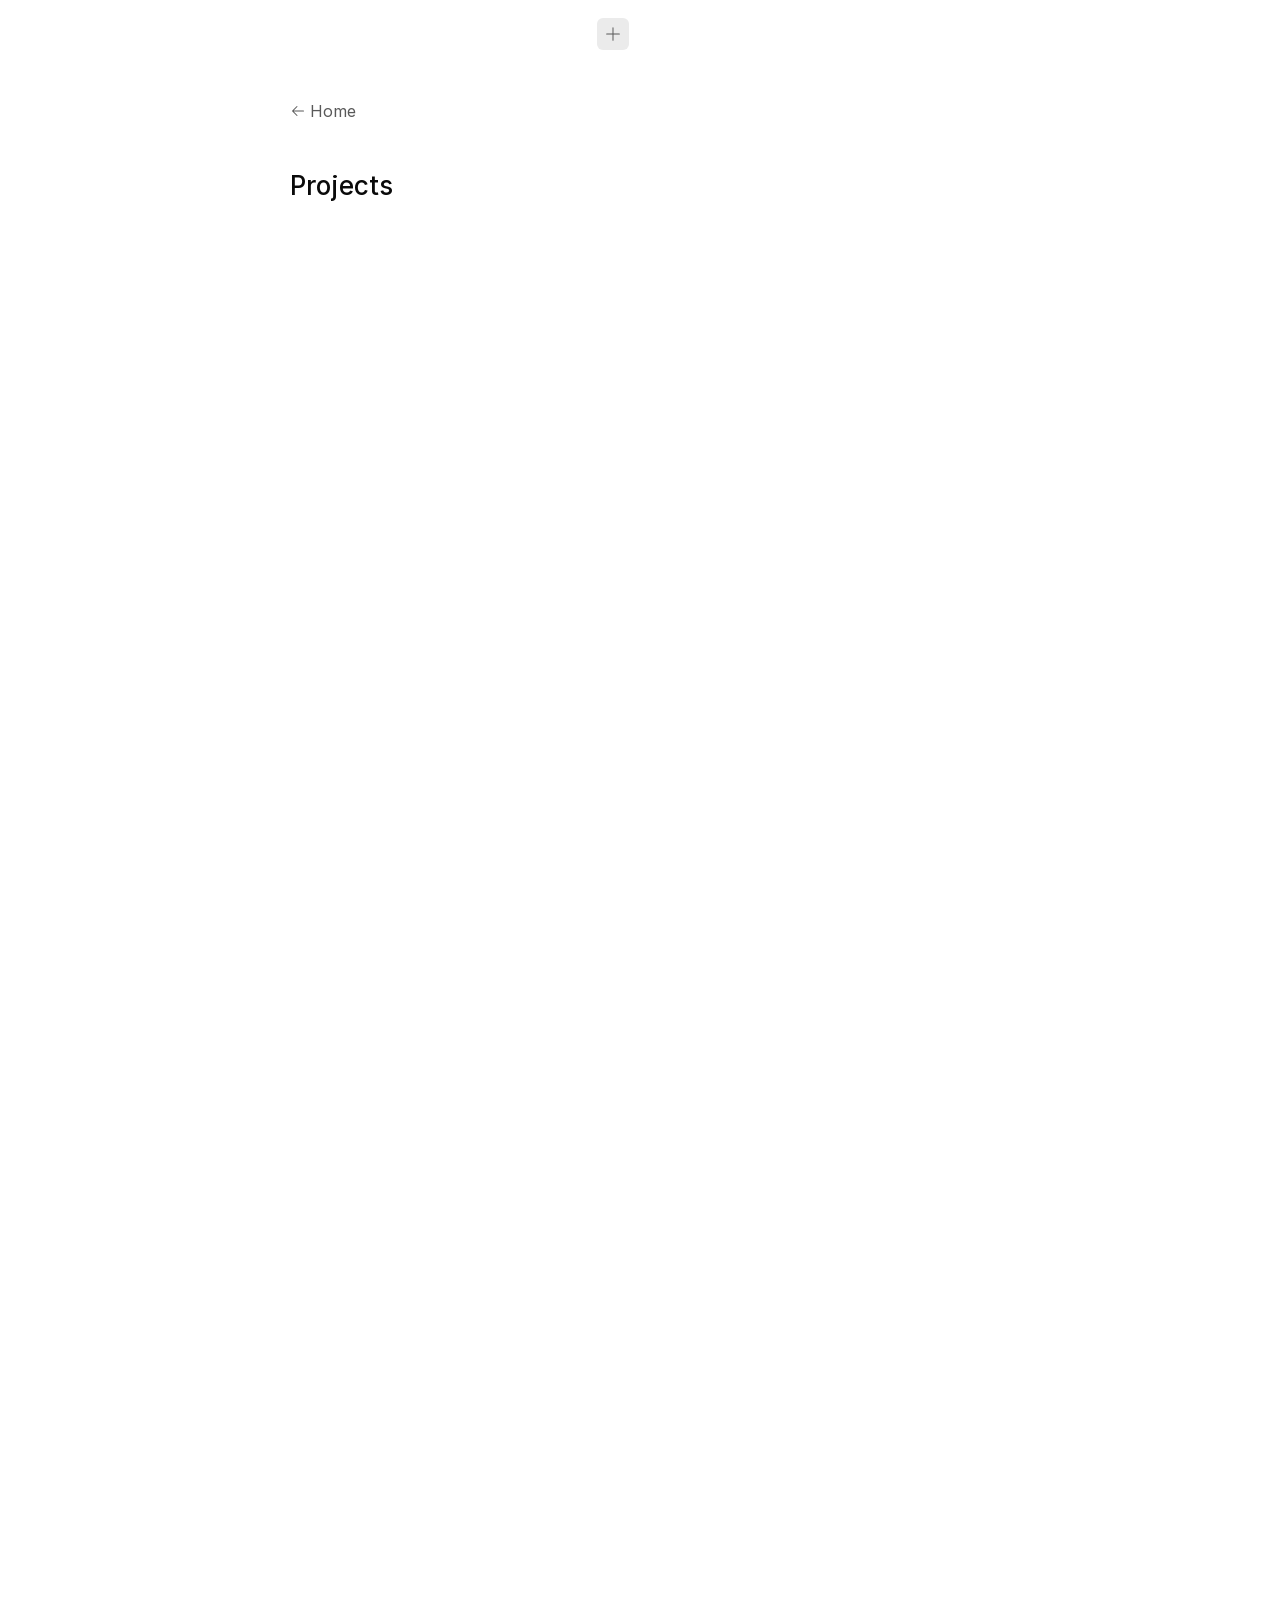
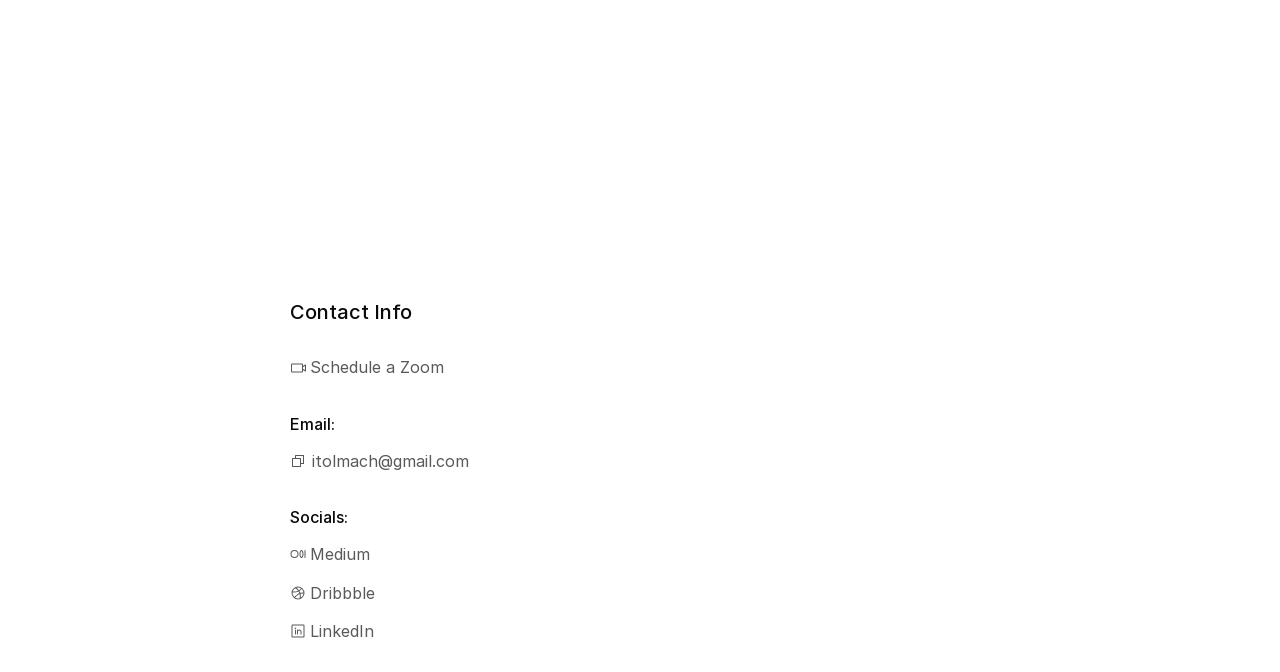
<file: work/index.html>
<!DOCTYPE html><html lang="en"><head><meta charSet="utf-8"/><meta name="viewport" content="width=device-width"/><link rel="preload" as="image" imageSrcSet="/assets/images/5bwlowdun1t3jee5ehsga8vsrxc-48d44a7eed.webp 512w, /assets/images/5bwlowdun1t3jee5ehsga8vsrxc-4a3f06402e.webp 1024w, /assets/images/5bwlowdun1t3jee5ehsga8vsrxc-72ee930752.webp 1920w" imageSizes="(min-width: 1200px) max(min(max(100vw, 1px), 700px), 1px), (min-width: 810px) and (max-width: 1199px) max(min(max(100vw, 1px), 700px), 1px), (max-width: 809px) max(min(max(100vw - 32px, 1px), 700px), 1px)"/><link rel="preload" as="image" imageSrcSet="/assets/images/cdababayzlc0wne7pghwb29g4ve-819b969363.jpg 512w, /assets/images/cdababayzlc0wne7pghwb29g4ve-17037b2018.jpg 1024w, /assets/images/cdababayzlc0wne7pghwb29g4ve-d55519396a.jpg 2048w, /assets/images/cdababayzlc0wne7pghwb29g4ve-713cc79e74.jpg 2500w" imageSizes="(min-width: 1200px) max(min(max(100vw, 1px), 700px), 1px), (min-width: 810px) and (max-width: 1199px) max(min(max(100vw, 1px), 700px), 1px), (max-width: 809px) max(min(max(100vw - 32px, 1px), 700px), 1px)"/><link rel="preload" as="image" imageSrcSet="/assets/images/tjiktnhrce2fbljr3aqifceins-e22198eca6.webp 512w, /assets/images/tjiktnhrce2fbljr3aqifceins-bd9a31e854.webp 1024w, /assets/images/tjiktnhrce2fbljr3aqifceins-5e75eec769.webp 2048w" imageSizes="(min-width: 1200px) max(min(max(100vw, 1px), 700px), 1px), (min-width: 810px) and (max-width: 1199px) max(min(max(100vw, 1px), 700px), 1px), (max-width: 809px) max(min(max(100vw - 32px, 1px), 700px), 1px)"/><link rel="preload" as="image" imageSrcSet="/assets/images/zc2degrwzlhqofy7ylbp0ebx9u4-e019c79dc4.png 512w, /assets/images/zc2degrwzlhqofy7ylbp0ebx9u4-066acc2cd8.png 1024w, /assets/images/zc2degrwzlhqofy7ylbp0ebx9u4-61ad112a0e.png 1920w" imageSizes="(min-width: 1200px) max(min(max(100vw, 1px), 700px), 1px), (min-width: 810px) and (max-width: 1199px) max(min(max(100vw, 1px), 700px), 1px), (max-width: 809px) max(min(max(100vw - 32px, 1px), 700px), 1px)"/><link rel="preload" as="image" imageSrcSet="/assets/images/daieeicco5wj0yqbd07b1xo-f894ff8817.png 512w, /assets/images/daieeicco5wj0yqbd07b1xo-7ad3db1c1d.png 1024w, /assets/images/daieeicco5wj0yqbd07b1xo-edc00019fe.png 2048w" imageSizes="(min-width: 1200px) max(min(max(100vw, 1px), 700px), 1px), (min-width: 810px) and (max-width: 1199px) max(min(max(100vw, 1px), 700px), 1px), (max-width: 809px) max(min(max(100vw - 32px, 1px), 700px), 1px)"/><link rel="stylesheet" href="/css/site.css"/><link rel="stylesheet" href="/css/work.css"/><title>Ivan Tolmachev Product Designer</title><meta name="description" content="Hello! My name is Ivan Tolmachev, and I’m a Product Designer with over 15 years of experience in creating and scaling digital products in fintech, SaaS, and high-tech industries."/><meta name="robots" content="max-image-preview:large"/><meta name="og:url" content="https://itolmach.com/work"/><link rel="canonical" href="https://itolmach.com/work"/><meta property="og:title" content="Ivan Tolmachev Product Designer"/><meta property="og:description" content="Hello! My name is Ivan Tolmachev, and I’m a Product Designer with over 15 years of experience in creating and scaling digital products in fintech, SaaS, and high-tech industries."/><meta property="og:type" content="website"/><meta name="twitter:card" content="summary_large_image"/><meta name="twitter:title" content="Ivan Tolmachev Product Designer"/><meta name="twitter:description" content="Hello! My name is Ivan Tolmachev, and I’m a Product Designer with over 15 years of experience in creating and scaling digital products in fintech, SaaS, and high-tech industries."/><link rel="icon" href="/assets/images/yzkgt5axeskln1ruljnxcyfg0iq-c397c38dc8.png" media="(prefers-color-scheme: light)"/><link rel="icon" href="/assets/images/yzkgt5axeskln1ruljnxcyfg0iq-c397c38dc8.png" media="(prefers-color-scheme: dark)"/><link rel="apple-touch-icon" href="/assets/images/yzkgt5axeskln1ruljnxcyfg0iq-c397c38dc8.png"/><script src="/js/site.js" defer></script></head><body><div id="main"><div class="framer-llO7B framer-1dfgugx" data-layout-template="true" style="min-height:100vh;width:auto"><div class="framer-1kdxca4-container"><div class="ssr-variant hidden-1avhpe5"><header class="framer-1wtts framer-mthj8f" style="width:100%"><nav class="framer-dxl58f"><div class="framer-pda0m-container" style="--from-opacity:0;--motion-in:motion-opacity;--motion-out:motion-opacity-out;--motion-duration:var(--spring-31_97-10_18-duration);--motion-ease:var(--spring-31_97-10_18)" data-motion="reveal" data-motion-once="" data-motion-at="from-1200 from-1200 from-810 from-810"><nav class="framer-ijaxg framer-qeTca framer-bbukR framer-17eehuw framer-v-1rf0r2i" style="background-color:rgba(0, 0, 0, 0);border-bottom-left-radius:8px;border-bottom-right-radius:8px;border-top-left-radius:8px;border-top-right-radius:8px"><div class="framer-17q4vxx"><div class="framer-e8v5b5" style="opacity:0"><div class="framer-k8eham" style="transform:none" data-framer-component-type="RichTextContainer"><p class="framer-text framer-styles-preset-1o6q10j"><a class="framer-text framer-styles-preset-1g7mae4" href="/#about">About</a></p></div><div class="framer-1u77b3z" style="transform:none" data-framer-component-type="RichTextContainer"><p class="framer-text framer-styles-preset-1o6q10j"><a class="framer-text framer-styles-preset-1g7mae4" href="/#work">Work</a></p></div><div class="framer-xxt5yw" style="transform:none" data-framer-component-type="RichTextContainer"><p class="framer-text framer-styles-preset-1o6q10j"><a class="framer-text framer-styles-preset-1g7mae4" href="/#experience">Experience</a></p></div></div><div class="framer-81gjg6" style="backdrop-filter:blur(10px);background-color:var(--token-daafa54d-7b22-4a97-bd53-87b12775dffd, rgb(36, 36, 36));-webkit-backdrop-filter:blur(10px);border-bottom-left-radius:6px;border-bottom-right-radius:6px;border-top-left-radius:6px;border-top-right-radius:6px" tabindex="0"><div class="framer-1sh18di-container" style="transform:rotate(-45deg)"><div style="display:contents"><svg xmlns="http://www.w3.org/2000/svg" viewBox="0 0 256 256" focusable="false" color="var(--token-66a88aa6-8fc9-447d-b229-c1bafaea57af, rgb(171, 171, 171))" style="user-select: none; width: 100%; height: 100%; display: inline-block; fill: var(--token-66a88aa6-8fc9-447d-b229-c1bafaea57af, rgb(171, 171, 171)); color: var(--token-66a88aa6-8fc9-447d-b229-c1bafaea57af, rgb(171, 171, 171)); flex-shrink: 0;"><g color="var(--token-66a88aa6-8fc9-447d-b229-c1bafaea57af, rgb(171, 171, 171))" weight="regular"><path d="M205.66,194.34a8,8,0,0,1-11.32,11.32L128,139.31,61.66,205.66a8,8,0,0,1-11.32-11.32L116.69,128,50.34,61.66A8,8,0,0,1,61.66,50.34L128,116.69l66.34-66.35a8,8,0,0,1,11.32,11.32L139.31,128Z"></path></g></svg></div></div></div><div class="framer-19tmaln" style="opacity:0"><div class="framer-pcv6n2" style="transform:none" data-framer-component-type="RichTextContainer"><p class="framer-text framer-styles-preset-1o6q10j"><a class="framer-text framer-styles-preset-1g7mae4" href="/#education">Education</a></p></div><div class="framer-eww1kr" style="transform:none" data-framer-component-type="RichTextContainer"><p class="framer-text framer-styles-preset-1o6q10j"><a class="framer-text framer-styles-preset-1g7mae4" href="/#blog">Publications</a></p></div><div class="framer-3x6288" style="transform:none" data-framer-component-type="RichTextContainer"><p class="framer-text framer-styles-preset-1o6q10j"><a class="framer-text framer-styles-preset-1g7mae4" href="/#contact">Contact</a></p></div></div></div></nav></div></nav></header></div><div class="ssr-variant hidden-gmuizj hidden-1dfgugx"><header class="framer-1wtts framer-mthj8f framer-v-1mabc7a" style="width:100%"><nav class="framer-dxl58f"><div class="framer-pda0m-container" style="--from-opacity:0;--motion-in:motion-opacity;--motion-out:motion-opacity-out;--motion-duration:var(--spring-31_97-10_18-duration);--motion-ease:var(--spring-31_97-10_18)" data-motion="reveal" data-motion-once="" data-motion-at="from-0 from-0"><nav class="framer-ijaxg framer-qeTca framer-bbukR framer-17eehuw framer-v-zfahja" style="background-color:var(--token-daafa54d-7b22-4a97-bd53-87b12775dffd, rgb(36, 36, 36));border-bottom-left-radius:8px;border-bottom-right-radius:8px;border-top-left-radius:8px;border-top-right-radius:8px"><div class="framer-17q4vxx"><div class="framer-81gjg6" style="backdrop-filter:blur(10px);background-color:var(--token-daafa54d-7b22-4a97-bd53-87b12775dffd, rgb(36, 36, 36));-webkit-backdrop-filter:blur(10px);border-bottom-left-radius:6px;border-bottom-right-radius:6px;border-top-left-radius:6px;border-top-right-radius:6px" tabindex="0"><div class="framer-1sh18di-container" style="transform:rotate(45deg)"><div style="display:contents"><svg xmlns="http://www.w3.org/2000/svg" viewBox="0 0 256 256" focusable="false" color="var(--token-66a88aa6-8fc9-447d-b229-c1bafaea57af, rgb(171, 171, 171))" style="user-select: none; width: 100%; height: 100%; display: inline-block; fill: var(--token-66a88aa6-8fc9-447d-b229-c1bafaea57af, rgb(171, 171, 171)); color: var(--token-66a88aa6-8fc9-447d-b229-c1bafaea57af, rgb(171, 171, 171)); flex-shrink: 0;"><g color="var(--token-66a88aa6-8fc9-447d-b229-c1bafaea57af, rgb(171, 171, 171))" weight="regular"><path d="M205.66,194.34a8,8,0,0,1-11.32,11.32L128,139.31,61.66,205.66a8,8,0,0,1-11.32-11.32L116.69,128,50.34,61.66A8,8,0,0,1,61.66,50.34L128,116.69l66.34-66.35a8,8,0,0,1,11.32,11.32L139.31,128Z"></path></g></svg></div></div></div></div></nav></div></nav></header></div></div><div class="framer-jg4IX framer-AitSa framer-11bxumt" style="min-height:100vh;width:auto;display:contents"><section class="framer-1wu8xk"><div class="framer-17z8vci"><div class="framer-1kasp2l"><div class="framer-16ocrpw" style="--from-opacity:0;--motion-in:motion-opacity;--motion-out:motion-opacity-out;--motion-duration:var(--spring-31_97-10_18-duration);--motion-ease:var(--spring-31_97-10_18)" data-motion="reveal" data-motion-once=""><div class="framer-1klvxsa-container"><a aria-label="Icon button" class="framer-XdPwZ framer-L5z9z framer-t72803 framer-zfyoi4" href="/"><div class="framer-ohkc6l-container"><div style="display:contents"><svg xmlns="http://www.w3.org/2000/svg" viewBox="0 0 256 256" focusable="false" color="var(--token-66a88aa6-8fc9-447d-b229-c1bafaea57af, rgb(51, 51, 51))" style="user-select:none;width:100%;height:100%;display:inline-block;fill:var(--hover-fill, var(--token-66a88aa6-8fc9-447d-b229-c1bafaea57af, rgb(51, 51, 51)));color:var(--hover-color, var(--token-66a88aa6-8fc9-447d-b229-c1bafaea57af, rgb(51, 51, 51)));flex-shrink:0"><g color="var(--token-66a88aa6-8fc9-447d-b229-c1bafaea57af, rgb(51, 51, 51))" weight="regular"><path d="M224,128a8,8,0,0,1-8,8H59.31l58.35,58.34a8,8,0,0,1-11.32,11.32l-72-72a8,8,0,0,1,0-11.32l72-72a8,8,0,0,1,11.32,11.32L59.31,120H216A8,8,0,0,1,224,128Z"></path></g></svg></div></div><div class="framer-b77hmu" style="--extracted-r6o4lv:var(--hover-extracted-r6o4lv, var(--token-66a88aa6-8fc9-447d-b229-c1bafaea57af, rgb(51, 51, 51)));--framer-link-text-color:rgb(0, 153, 255);--framer-link-text-decoration:underline;transform:none" data-framer-component-type="RichTextContainer"><p class="framer-text framer-styles-preset-1us66h8" style="--framer-text-color:var(--hover-framer-text-color, var(--extracted-r6o4lv, var(--token-66a88aa6-8fc9-447d-b229-c1bafaea57af, rgb(51, 51, 51))))">Home</p></div></a></div></div><div class="framer-82avoi" style="--from-opacity:0;--motion-in:motion-opacity;--motion-out:motion-opacity-out;--motion-duration:var(--spring-31_97-10_18-duration);--motion-ease:var(--spring-31_97-10_18)" data-motion="reveal" data-motion-once=""><div class="framer-1o0dvq4" style="transform:none" data-framer-component-type="RichTextContainer"><h1 class="framer-text framer-styles-preset-cnkitt">Projects</h1></div></div><div class="framer-1rqo7e9"><div class="ssr-variant hidden-1yyejl5"><div class="framer-16uv3v6-container" style="will-change:transform;opacity:0;transform:none"><div class="ssr-variant hidden-9gj8yp"><a class="framer-0knC4 framer-sooz6 framer-NJaK4 framer-1gcy3q2 framer-v-1gcy3q2 framer-zcl6dp" style="width:100%;border-bottom-left-radius:8px;border-bottom-right-radius:8px;border-top-left-radius:8px;border-top-right-radius:8px" href="/work/metricfire"><div class="framer-1ufhoz9" data-border="true" style="--border-bottom-width:1px;--border-color:var(--token-a5aa483f-4f79-4648-a71d-783f09603577, rgb(54, 54, 54));--border-left-width:1px;--border-right-width:1px;--border-style:solid;--border-top-width:1px;background-color:var(--token-a65aeb92-d759-4a39-b772-8775ba6f096c, rgb(250, 250, 250));border-bottom-left-radius:8px;border-bottom-right-radius:8px;border-top-left-radius:8px;border-top-right-radius:8px"><div class="framer-cnjhra"><div class="framer-14f93cj" style="border-top-left-radius:8px;border-top-right-radius:8px"><div style="position:absolute;border-radius:inherit;corner-shape:inherit;top:0;right:0;bottom:0;left:0"><img decoding="async" width="1920" height="1280" sizes="(min-width: 1200px) max(min(max(100vw, 1px), 700px), 1px), (min-width: 810px) and (max-width: 1199px) max(min(max(100vw, 1px), 700px), 1px), (max-width: 809px) max(min(max(100vw - 32px, 1px), 700px), 1px)" srcSet="/assets/images/5bwlowdun1t3jee5ehsga8vsrxc-48d44a7eed.webp 512w, /assets/images/5bwlowdun1t3jee5ehsga8vsrxc-4a3f06402e.webp 1024w, /assets/images/5bwlowdun1t3jee5ehsga8vsrxc-72ee930752.webp 1920w" src="/assets/images/5bwlowdun1t3jee5ehsga8vsrxc-72ee930752.webp" alt="" style="display:block;width:100%;height:100%;border-radius:inherit;corner-shape:inherit;object-position:center;object-fit:cover"/></div></div></div><div class="framer-upxzl2" data-border="true" style="--border-bottom-width:0px;--border-color:var(--token-daafa54d-7b22-4a97-bd53-87b12775dffd, rgb(36, 36, 36));--border-left-width:0px;--border-right-width:0px;--border-style:solid;--border-top-width:1px;background-color:var(--hover-background-color, var(--token-a65aeb92-d759-4a39-b772-8775ba6f096c, rgb(250, 250, 250)));border-bottom-left-radius:8px;border-bottom-right-radius:8px"><div class="framer-1ym155t"><div class="framer-1qwdouo" style="--extracted-a0htzi:var(--token-dc11ae94-e5e0-46b4-a7bb-6a89927d0b69, rgb(255, 255, 255));--framer-link-text-color:rgb(0, 153, 255);--framer-link-text-decoration:underline;transform:none" data-framer-component-type="RichTextContainer"><h3 class="framer-text framer-styles-preset-12cu5c5" style="--framer-text-color:var(--extracted-a0htzi, var(--token-dc11ae94-e5e0-46b4-a7bb-6a89927d0b69, rgb(255, 255, 255)))">MetricFire</h3></div><div class="framer-1g0wwhj-container" style="transform:var(--hover-transform, rotate(45deg))"><div style="display:contents"><svg xmlns="http://www.w3.org/2000/svg" viewBox="0 0 256 256" focusable="false" color="var(--token-66a88aa6-8fc9-447d-b229-c1bafaea57af, rgb(171, 171, 171))" style="user-select:none;width:100%;height:100%;display:inline-block;fill:var(--hover-fill, var(--token-66a88aa6-8fc9-447d-b229-c1bafaea57af, rgb(171, 171, 171)));color:var(--hover-color, var(--token-66a88aa6-8fc9-447d-b229-c1bafaea57af, rgb(171, 171, 171)));flex-shrink:0"><g color="var(--token-66a88aa6-8fc9-447d-b229-c1bafaea57af, rgb(171, 171, 171))" weight="regular"><path d="M200,64V168a8,8,0,0,1-16,0V83.31L69.66,197.66a8,8,0,0,1-11.32-11.32L172.69,72H88a8,8,0,0,1,0-16H192A8,8,0,0,1,200,64Z"></path></g></svg></div></div></div><div class="framer-ax7b09" style="--framer-link-text-color:rgb(0, 153, 255);--framer-link-text-decoration:underline;transform:none" data-framer-component-type="RichTextContainer"><p class="framer-text framer-styles-preset-1qzg6xa">A SaaS with an attitude</p></div></div></div></a></div><div class="ssr-variant hidden-11bxumt"><a class="framer-0knC4 framer-sooz6 framer-NJaK4 framer-1gcy3q2 framer-v-1wjukaz framer-zcl6dp" style="width:100%;border-bottom-left-radius:8px;border-bottom-right-radius:8px;border-top-left-radius:8px;border-top-right-radius:8px" href="/work/metricfire"><div class="framer-1ufhoz9" data-border="true" style="--border-bottom-width:1px;--border-color:var(--token-a5aa483f-4f79-4648-a71d-783f09603577, rgb(54, 54, 54));--border-left-width:1px;--border-right-width:1px;--border-style:solid;--border-top-width:1px;background-color:var(--token-a65aeb92-d759-4a39-b772-8775ba6f096c, rgb(250, 250, 250));border-bottom-left-radius:8px;border-bottom-right-radius:8px;border-top-left-radius:8px;border-top-right-radius:8px"><div class="framer-cnjhra"><div class="framer-14f93cj" style="border-top-left-radius:8px;border-top-right-radius:8px"><div style="position:absolute;border-radius:inherit;corner-shape:inherit;top:0;right:0;bottom:0;left:0"><img decoding="async" width="1920" height="1280" sizes="(min-width: 1200px) max(min(max(100vw, 1px), 700px), 1px), (min-width: 810px) and (max-width: 1199px) max(min(max(100vw, 1px), 700px), 1px), (max-width: 809px) max(min(max(100vw - 32px, 1px), 700px), 1px)" srcSet="/assets/images/5bwlowdun1t3jee5ehsga8vsrxc-48d44a7eed.webp 512w, /assets/images/5bwlowdun1t3jee5ehsga8vsrxc-4a3f06402e.webp 1024w, /assets/images/5bwlowdun1t3jee5ehsga8vsrxc-72ee930752.webp 1920w" src="/assets/images/5bwlowdun1t3jee5ehsga8vsrxc-72ee930752.webp" alt="" style="display:block;width:100%;height:100%;border-radius:inherit;corner-shape:inherit;object-position:center;object-fit:cover"/></div></div></div><div class="framer-upxzl2" data-border="true" style="--border-bottom-width:0px;--border-color:var(--token-daafa54d-7b22-4a97-bd53-87b12775dffd, rgb(36, 36, 36));--border-left-width:0px;--border-right-width:0px;--border-style:solid;--border-top-width:1px;background-color:var(--token-a65aeb92-d759-4a39-b772-8775ba6f096c, rgb(250, 250, 250));border-bottom-left-radius:8px;border-bottom-right-radius:8px"><div class="framer-1ym155t"><div class="framer-1qwdouo" style="--extracted-a0htzi:var(--token-dc11ae94-e5e0-46b4-a7bb-6a89927d0b69, rgb(255, 255, 255));--framer-link-text-color:rgb(0, 153, 255);--framer-link-text-decoration:underline;transform:none" data-framer-component-type="RichTextContainer"><h3 class="framer-text framer-styles-preset-12cu5c5" style="--framer-text-color:var(--extracted-a0htzi, var(--token-dc11ae94-e5e0-46b4-a7bb-6a89927d0b69, rgb(255, 255, 255)))">MetricFire</h3></div><div class="framer-1g0wwhj-container" style="transform:rotate(45deg)"><div style="display:contents"></div></div></div><div class="framer-ax7b09" style="--framer-link-text-color:rgb(0, 153, 255);--framer-link-text-decoration:underline;transform:none" data-framer-component-type="RichTextContainer"><p class="framer-text framer-styles-preset-1qzg6xa">A SaaS with an attitude</p></div></div></div></a></div></div></div><div class="ssr-variant hidden-11bxumt hidden-9gj8yp"><div class="framer-16uv3v6-container" style="--from-opacity:0;--motion-in:motion-opacity;--motion-out:motion-opacity-out;--motion-duration:var(--spring-31_97-10_18-duration);--motion-ease:var(--spring-31_97-10_18)" data-motion="reveal" data-motion-once="" data-motion-at="from-0 from-0"><a class="framer-0knC4 framer-sooz6 framer-NJaK4 framer-1gcy3q2 framer-v-1wjukaz framer-zcl6dp" style="width:100%;border-bottom-left-radius:8px;border-bottom-right-radius:8px;border-top-left-radius:8px;border-top-right-radius:8px" href="/work/metricfire"><div class="framer-1ufhoz9" data-border="true" style="--border-bottom-width:1px;--border-color:var(--token-a5aa483f-4f79-4648-a71d-783f09603577, rgb(54, 54, 54));--border-left-width:1px;--border-right-width:1px;--border-style:solid;--border-top-width:1px;background-color:var(--token-a65aeb92-d759-4a39-b772-8775ba6f096c, rgb(250, 250, 250));border-bottom-left-radius:8px;border-bottom-right-radius:8px;border-top-left-radius:8px;border-top-right-radius:8px"><div class="framer-cnjhra"><div class="framer-14f93cj" style="border-top-left-radius:8px;border-top-right-radius:8px"><div style="position:absolute;border-radius:inherit;corner-shape:inherit;top:0;right:0;bottom:0;left:0"><img decoding="async" width="1920" height="1280" sizes="(min-width: 1200px) max(min(max(100vw, 1px), 700px), 1px), (min-width: 810px) and (max-width: 1199px) max(min(max(100vw, 1px), 700px), 1px), (max-width: 809px) max(min(max(100vw - 32px, 1px), 700px), 1px)" srcSet="/assets/images/5bwlowdun1t3jee5ehsga8vsrxc-48d44a7eed.webp 512w, /assets/images/5bwlowdun1t3jee5ehsga8vsrxc-4a3f06402e.webp 1024w, /assets/images/5bwlowdun1t3jee5ehsga8vsrxc-72ee930752.webp 1920w" src="/assets/images/5bwlowdun1t3jee5ehsga8vsrxc-72ee930752.webp" alt="" style="display:block;width:100%;height:100%;border-radius:inherit;corner-shape:inherit;object-position:center;object-fit:cover"/></div></div></div><div class="framer-upxzl2" data-border="true" style="--border-bottom-width:0px;--border-color:var(--token-daafa54d-7b22-4a97-bd53-87b12775dffd, rgb(36, 36, 36));--border-left-width:0px;--border-right-width:0px;--border-style:solid;--border-top-width:1px;background-color:var(--token-a65aeb92-d759-4a39-b772-8775ba6f096c, rgb(250, 250, 250));border-bottom-left-radius:8px;border-bottom-right-radius:8px"><div class="framer-1ym155t"><div class="framer-1qwdouo" style="--extracted-a0htzi:var(--token-dc11ae94-e5e0-46b4-a7bb-6a89927d0b69, rgb(255, 255, 255));--framer-link-text-color:rgb(0, 153, 255);--framer-link-text-decoration:underline;transform:none" data-framer-component-type="RichTextContainer"><h3 class="framer-text framer-styles-preset-12cu5c5" style="--framer-text-color:var(--extracted-a0htzi, var(--token-dc11ae94-e5e0-46b4-a7bb-6a89927d0b69, rgb(255, 255, 255)))">MetricFire</h3></div><div class="framer-1g0wwhj-container" style="transform:rotate(45deg)"><div style="display:contents"><svg xmlns="http://www.w3.org/2000/svg" viewBox="0 0 256 256" focusable="false" color="var(--token-66a88aa6-8fc9-447d-b229-c1bafaea57af, rgb(171, 171, 171))" style="user-select: none; width: 100%; height: 100%; display: inline-block; fill: var(--token-66a88aa6-8fc9-447d-b229-c1bafaea57af, rgb(171, 171, 171)); color: var(--token-66a88aa6-8fc9-447d-b229-c1bafaea57af, rgb(171, 171, 171)); flex-shrink: 0;"><g color="var(--token-66a88aa6-8fc9-447d-b229-c1bafaea57af, rgb(171, 171, 171))" weight="regular"><path d="M200,64V168a8,8,0,0,1-16,0V83.31L69.66,197.66a8,8,0,0,1-11.32-11.32L172.69,72H88a8,8,0,0,1,0-16H192A8,8,0,0,1,200,64Z"></path></g></svg></div></div></div><div class="framer-ax7b09" style="--framer-link-text-color:rgb(0, 153, 255);--framer-link-text-decoration:underline;transform:none" data-framer-component-type="RichTextContainer"><p class="framer-text framer-styles-preset-1qzg6xa">A SaaS with an attitude</p></div></div></div></a></div></div><div class="ssr-variant hidden-1yyejl5"><div class="framer-16uv3v6-container" style="will-change:transform;opacity:0;transform:none"><div class="ssr-variant hidden-9gj8yp"><a class="framer-0knC4 framer-sooz6 framer-NJaK4 framer-1gcy3q2 framer-v-1gcy3q2 framer-zcl6dp" style="width:100%;border-bottom-left-radius:8px;border-bottom-right-radius:8px;border-top-left-radius:8px;border-top-right-radius:8px" href="/work/linggo"><div class="framer-1ufhoz9" data-border="true" style="--border-bottom-width:1px;--border-color:var(--token-a5aa483f-4f79-4648-a71d-783f09603577, rgb(54, 54, 54));--border-left-width:1px;--border-right-width:1px;--border-style:solid;--border-top-width:1px;background-color:var(--token-a65aeb92-d759-4a39-b772-8775ba6f096c, rgb(250, 250, 250));border-bottom-left-radius:8px;border-bottom-right-radius:8px;border-top-left-radius:8px;border-top-right-radius:8px"><div class="framer-cnjhra"><div class="framer-14f93cj" style="border-top-left-radius:8px;border-top-right-radius:8px"><div style="position:absolute;border-radius:inherit;corner-shape:inherit;top:0;right:0;bottom:0;left:0"><img decoding="async" width="2500" height="816" sizes="(min-width: 1200px) max(min(max(100vw, 1px), 700px), 1px), (min-width: 810px) and (max-width: 1199px) max(min(max(100vw, 1px), 700px), 1px), (max-width: 809px) max(min(max(100vw - 32px, 1px), 700px), 1px)" srcSet="/assets/images/cdababayzlc0wne7pghwb29g4ve-819b969363.jpg 512w, /assets/images/cdababayzlc0wne7pghwb29g4ve-17037b2018.jpg 1024w, /assets/images/cdababayzlc0wne7pghwb29g4ve-d55519396a.jpg 2048w, /assets/images/cdababayzlc0wne7pghwb29g4ve-713cc79e74.jpg 2500w" src="/assets/images/cdababayzlc0wne7pghwb29g4ve-713cc79e74.jpg" alt="" style="display:block;width:100%;height:100%;border-radius:inherit;corner-shape:inherit;object-position:center;object-fit:cover"/></div></div></div><div class="framer-upxzl2" data-border="true" style="--border-bottom-width:0px;--border-color:var(--token-daafa54d-7b22-4a97-bd53-87b12775dffd, rgb(36, 36, 36));--border-left-width:0px;--border-right-width:0px;--border-style:solid;--border-top-width:1px;background-color:var(--hover-background-color, var(--token-a65aeb92-d759-4a39-b772-8775ba6f096c, rgb(250, 250, 250)));border-bottom-left-radius:8px;border-bottom-right-radius:8px"><div class="framer-1ym155t"><div class="framer-1qwdouo" style="--extracted-a0htzi:var(--token-dc11ae94-e5e0-46b4-a7bb-6a89927d0b69, rgb(255, 255, 255));--framer-link-text-color:rgb(0, 153, 255);--framer-link-text-decoration:underline;transform:none" data-framer-component-type="RichTextContainer"><h3 class="framer-text framer-styles-preset-12cu5c5" style="--framer-text-color:var(--extracted-a0htzi, var(--token-dc11ae94-e5e0-46b4-a7bb-6a89927d0b69, rgb(255, 255, 255)))">Linggo</h3></div><div class="framer-1g0wwhj-container" style="transform:var(--hover-transform, rotate(45deg))"><div style="display:contents"><svg xmlns="http://www.w3.org/2000/svg" viewBox="0 0 256 256" focusable="false" color="var(--token-66a88aa6-8fc9-447d-b229-c1bafaea57af, rgb(171, 171, 171))" style="user-select:none;width:100%;height:100%;display:inline-block;fill:var(--hover-fill, var(--token-66a88aa6-8fc9-447d-b229-c1bafaea57af, rgb(171, 171, 171)));color:var(--hover-color, var(--token-66a88aa6-8fc9-447d-b229-c1bafaea57af, rgb(171, 171, 171)));flex-shrink:0"><g color="var(--token-66a88aa6-8fc9-447d-b229-c1bafaea57af, rgb(171, 171, 171))" weight="regular"><path d="M200,64V168a8,8,0,0,1-16,0V83.31L69.66,197.66a8,8,0,0,1-11.32-11.32L172.69,72H88a8,8,0,0,1,0-16H192A8,8,0,0,1,200,64Z"></path></g></svg></div></div></div><div class="framer-ax7b09" style="--framer-link-text-color:rgb(0, 153, 255);--framer-link-text-decoration:underline;transform:none" data-framer-component-type="RichTextContainer"><p class="framer-text framer-styles-preset-1qzg6xa">A Megatool for Battling Autism</p></div></div></div></a></div><div class="ssr-variant hidden-11bxumt"><a class="framer-0knC4 framer-sooz6 framer-NJaK4 framer-1gcy3q2 framer-v-1wjukaz framer-zcl6dp" style="width:100%;border-bottom-left-radius:8px;border-bottom-right-radius:8px;border-top-left-radius:8px;border-top-right-radius:8px" href="/work/linggo"><div class="framer-1ufhoz9" data-border="true" style="--border-bottom-width:1px;--border-color:var(--token-a5aa483f-4f79-4648-a71d-783f09603577, rgb(54, 54, 54));--border-left-width:1px;--border-right-width:1px;--border-style:solid;--border-top-width:1px;background-color:var(--token-a65aeb92-d759-4a39-b772-8775ba6f096c, rgb(250, 250, 250));border-bottom-left-radius:8px;border-bottom-right-radius:8px;border-top-left-radius:8px;border-top-right-radius:8px"><div class="framer-cnjhra"><div class="framer-14f93cj" style="border-top-left-radius:8px;border-top-right-radius:8px"><div style="position:absolute;border-radius:inherit;corner-shape:inherit;top:0;right:0;bottom:0;left:0"><img decoding="async" width="2500" height="816" sizes="(min-width: 1200px) max(min(max(100vw, 1px), 700px), 1px), (min-width: 810px) and (max-width: 1199px) max(min(max(100vw, 1px), 700px), 1px), (max-width: 809px) max(min(max(100vw - 32px, 1px), 700px), 1px)" srcSet="/assets/images/cdababayzlc0wne7pghwb29g4ve-819b969363.jpg 512w, /assets/images/cdababayzlc0wne7pghwb29g4ve-17037b2018.jpg 1024w, /assets/images/cdababayzlc0wne7pghwb29g4ve-d55519396a.jpg 2048w, /assets/images/cdababayzlc0wne7pghwb29g4ve-713cc79e74.jpg 2500w" src="/assets/images/cdababayzlc0wne7pghwb29g4ve-713cc79e74.jpg" alt="" style="display:block;width:100%;height:100%;border-radius:inherit;corner-shape:inherit;object-position:center;object-fit:cover"/></div></div></div><div class="framer-upxzl2" data-border="true" style="--border-bottom-width:0px;--border-color:var(--token-daafa54d-7b22-4a97-bd53-87b12775dffd, rgb(36, 36, 36));--border-left-width:0px;--border-right-width:0px;--border-style:solid;--border-top-width:1px;background-color:var(--token-a65aeb92-d759-4a39-b772-8775ba6f096c, rgb(250, 250, 250));border-bottom-left-radius:8px;border-bottom-right-radius:8px"><div class="framer-1ym155t"><div class="framer-1qwdouo" style="--extracted-a0htzi:var(--token-dc11ae94-e5e0-46b4-a7bb-6a89927d0b69, rgb(255, 255, 255));--framer-link-text-color:rgb(0, 153, 255);--framer-link-text-decoration:underline;transform:none" data-framer-component-type="RichTextContainer"><h3 class="framer-text framer-styles-preset-12cu5c5" style="--framer-text-color:var(--extracted-a0htzi, var(--token-dc11ae94-e5e0-46b4-a7bb-6a89927d0b69, rgb(255, 255, 255)))">Linggo</h3></div><div class="framer-1g0wwhj-container" style="transform:rotate(45deg)"><div style="display:contents"></div></div></div><div class="framer-ax7b09" style="--framer-link-text-color:rgb(0, 153, 255);--framer-link-text-decoration:underline;transform:none" data-framer-component-type="RichTextContainer"><p class="framer-text framer-styles-preset-1qzg6xa">A Megatool for Battling Autism</p></div></div></div></a></div></div></div><div class="ssr-variant hidden-11bxumt hidden-9gj8yp"><div class="framer-16uv3v6-container" style="--from-opacity:0;--motion-in:motion-opacity;--motion-out:motion-opacity-out;--motion-duration:var(--spring-31_97-10_18-duration);--motion-ease:var(--spring-31_97-10_18)" data-motion="reveal" data-motion-once="" data-motion-at="from-0 from-0"><a class="framer-0knC4 framer-sooz6 framer-NJaK4 framer-1gcy3q2 framer-v-1wjukaz framer-zcl6dp" style="width:100%;border-bottom-left-radius:8px;border-bottom-right-radius:8px;border-top-left-radius:8px;border-top-right-radius:8px" href="/work/linggo"><div class="framer-1ufhoz9" data-border="true" style="--border-bottom-width:1px;--border-color:var(--token-a5aa483f-4f79-4648-a71d-783f09603577, rgb(54, 54, 54));--border-left-width:1px;--border-right-width:1px;--border-style:solid;--border-top-width:1px;background-color:var(--token-a65aeb92-d759-4a39-b772-8775ba6f096c, rgb(250, 250, 250));border-bottom-left-radius:8px;border-bottom-right-radius:8px;border-top-left-radius:8px;border-top-right-radius:8px"><div class="framer-cnjhra"><div class="framer-14f93cj" style="border-top-left-radius:8px;border-top-right-radius:8px"><div style="position:absolute;border-radius:inherit;corner-shape:inherit;top:0;right:0;bottom:0;left:0"><img decoding="async" width="2500" height="816" sizes="(min-width: 1200px) max(min(max(100vw, 1px), 700px), 1px), (min-width: 810px) and (max-width: 1199px) max(min(max(100vw, 1px), 700px), 1px), (max-width: 809px) max(min(max(100vw - 32px, 1px), 700px), 1px)" srcSet="/assets/images/cdababayzlc0wne7pghwb29g4ve-819b969363.jpg 512w, /assets/images/cdababayzlc0wne7pghwb29g4ve-17037b2018.jpg 1024w, /assets/images/cdababayzlc0wne7pghwb29g4ve-d55519396a.jpg 2048w, /assets/images/cdababayzlc0wne7pghwb29g4ve-713cc79e74.jpg 2500w" src="/assets/images/cdababayzlc0wne7pghwb29g4ve-713cc79e74.jpg" alt="" style="display:block;width:100%;height:100%;border-radius:inherit;corner-shape:inherit;object-position:center;object-fit:cover"/></div></div></div><div class="framer-upxzl2" data-border="true" style="--border-bottom-width:0px;--border-color:var(--token-daafa54d-7b22-4a97-bd53-87b12775dffd, rgb(36, 36, 36));--border-left-width:0px;--border-right-width:0px;--border-style:solid;--border-top-width:1px;background-color:var(--token-a65aeb92-d759-4a39-b772-8775ba6f096c, rgb(250, 250, 250));border-bottom-left-radius:8px;border-bottom-right-radius:8px"><div class="framer-1ym155t"><div class="framer-1qwdouo" style="--extracted-a0htzi:var(--token-dc11ae94-e5e0-46b4-a7bb-6a89927d0b69, rgb(255, 255, 255));--framer-link-text-color:rgb(0, 153, 255);--framer-link-text-decoration:underline;transform:none" data-framer-component-type="RichTextContainer"><h3 class="framer-text framer-styles-preset-12cu5c5" style="--framer-text-color:var(--extracted-a0htzi, var(--token-dc11ae94-e5e0-46b4-a7bb-6a89927d0b69, rgb(255, 255, 255)))">Linggo</h3></div><div class="framer-1g0wwhj-container" style="transform:rotate(45deg)"><div style="display:contents"><svg xmlns="http://www.w3.org/2000/svg" viewBox="0 0 256 256" focusable="false" color="var(--token-66a88aa6-8fc9-447d-b229-c1bafaea57af, rgb(171, 171, 171))" style="user-select: none; width: 100%; height: 100%; display: inline-block; fill: var(--token-66a88aa6-8fc9-447d-b229-c1bafaea57af, rgb(171, 171, 171)); color: var(--token-66a88aa6-8fc9-447d-b229-c1bafaea57af, rgb(171, 171, 171)); flex-shrink: 0;"><g color="var(--token-66a88aa6-8fc9-447d-b229-c1bafaea57af, rgb(171, 171, 171))" weight="regular"><path d="M200,64V168a8,8,0,0,1-16,0V83.31L69.66,197.66a8,8,0,0,1-11.32-11.32L172.69,72H88a8,8,0,0,1,0-16H192A8,8,0,0,1,200,64Z"></path></g></svg></div></div></div><div class="framer-ax7b09" style="--framer-link-text-color:rgb(0, 153, 255);--framer-link-text-decoration:underline;transform:none" data-framer-component-type="RichTextContainer"><p class="framer-text framer-styles-preset-1qzg6xa">A Megatool for Battling Autism</p></div></div></div></a></div></div><div class="ssr-variant hidden-1yyejl5"><div class="framer-16uv3v6-container" style="will-change:transform;opacity:0;transform:none"><div class="ssr-variant hidden-9gj8yp"><a class="framer-0knC4 framer-sooz6 framer-NJaK4 framer-1gcy3q2 framer-v-1gcy3q2 framer-zcl6dp" style="width:100%;border-bottom-left-radius:8px;border-bottom-right-radius:8px;border-top-left-radius:8px;border-top-right-radius:8px" href="/work/nova"><div class="framer-1ufhoz9" data-border="true" style="--border-bottom-width:1px;--border-color:var(--token-a5aa483f-4f79-4648-a71d-783f09603577, rgb(54, 54, 54));--border-left-width:1px;--border-right-width:1px;--border-style:solid;--border-top-width:1px;background-color:var(--token-a65aeb92-d759-4a39-b772-8775ba6f096c, rgb(250, 250, 250));border-bottom-left-radius:8px;border-bottom-right-radius:8px;border-top-left-radius:8px;border-top-right-radius:8px"><div class="framer-cnjhra"><div class="framer-14f93cj" style="border-top-left-radius:8px;border-top-right-radius:8px"><div style="position:absolute;border-radius:inherit;corner-shape:inherit;top:0;right:0;bottom:0;left:0"><img decoding="async" width="2048" height="1534" sizes="(min-width: 1200px) max(min(max(100vw, 1px), 700px), 1px), (min-width: 810px) and (max-width: 1199px) max(min(max(100vw, 1px), 700px), 1px), (max-width: 809px) max(min(max(100vw - 32px, 1px), 700px), 1px)" srcSet="/assets/images/tjiktnhrce2fbljr3aqifceins-e22198eca6.webp 512w, /assets/images/tjiktnhrce2fbljr3aqifceins-bd9a31e854.webp 1024w, /assets/images/tjiktnhrce2fbljr3aqifceins-5e75eec769.webp 2048w" src="/assets/images/tjiktnhrce2fbljr3aqifceins-5e75eec769.webp" alt="" style="display:block;width:100%;height:100%;border-radius:inherit;corner-shape:inherit;object-position:center;object-fit:cover"/></div></div></div><div class="framer-upxzl2" data-border="true" style="--border-bottom-width:0px;--border-color:var(--token-daafa54d-7b22-4a97-bd53-87b12775dffd, rgb(36, 36, 36));--border-left-width:0px;--border-right-width:0px;--border-style:solid;--border-top-width:1px;background-color:var(--hover-background-color, var(--token-a65aeb92-d759-4a39-b772-8775ba6f096c, rgb(250, 250, 250)));border-bottom-left-radius:8px;border-bottom-right-radius:8px"><div class="framer-1ym155t"><div class="framer-1qwdouo" style="--extracted-a0htzi:var(--token-dc11ae94-e5e0-46b4-a7bb-6a89927d0b69, rgb(255, 255, 255));--framer-link-text-color:rgb(0, 153, 255);--framer-link-text-decoration:underline;transform:none" data-framer-component-type="RichTextContainer"><h3 class="framer-text framer-styles-preset-12cu5c5" style="--framer-text-color:var(--extracted-a0htzi, var(--token-dc11ae94-e5e0-46b4-a7bb-6a89927d0b69, rgb(255, 255, 255)))">Nova Finance</h3></div><div class="framer-1g0wwhj-container" style="transform:var(--hover-transform, rotate(45deg))"><div style="display:contents"><svg xmlns="http://www.w3.org/2000/svg" viewBox="0 0 256 256" focusable="false" color="var(--token-66a88aa6-8fc9-447d-b229-c1bafaea57af, rgb(171, 171, 171))" style="user-select:none;width:100%;height:100%;display:inline-block;fill:var(--hover-fill, var(--token-66a88aa6-8fc9-447d-b229-c1bafaea57af, rgb(171, 171, 171)));color:var(--hover-color, var(--token-66a88aa6-8fc9-447d-b229-c1bafaea57af, rgb(171, 171, 171)));flex-shrink:0"><g color="var(--token-66a88aa6-8fc9-447d-b229-c1bafaea57af, rgb(171, 171, 171))" weight="regular"><path d="M200,64V168a8,8,0,0,1-16,0V83.31L69.66,197.66a8,8,0,0,1-11.32-11.32L172.69,72H88a8,8,0,0,1,0-16H192A8,8,0,0,1,200,64Z"></path></g></svg></div></div></div><div class="framer-ax7b09" style="--framer-link-text-color:rgb(0, 153, 255);--framer-link-text-decoration:underline;transform:none" data-framer-component-type="RichTextContainer"><p class="framer-text framer-styles-preset-1qzg6xa">0-to-1 Product in SE Asia</p></div></div></div></a></div><div class="ssr-variant hidden-11bxumt"><a class="framer-0knC4 framer-sooz6 framer-NJaK4 framer-1gcy3q2 framer-v-1wjukaz framer-zcl6dp" style="width:100%;border-bottom-left-radius:8px;border-bottom-right-radius:8px;border-top-left-radius:8px;border-top-right-radius:8px" href="/work/nova"><div class="framer-1ufhoz9" data-border="true" style="--border-bottom-width:1px;--border-color:var(--token-a5aa483f-4f79-4648-a71d-783f09603577, rgb(54, 54, 54));--border-left-width:1px;--border-right-width:1px;--border-style:solid;--border-top-width:1px;background-color:var(--token-a65aeb92-d759-4a39-b772-8775ba6f096c, rgb(250, 250, 250));border-bottom-left-radius:8px;border-bottom-right-radius:8px;border-top-left-radius:8px;border-top-right-radius:8px"><div class="framer-cnjhra"><div class="framer-14f93cj" style="border-top-left-radius:8px;border-top-right-radius:8px"><div style="position:absolute;border-radius:inherit;corner-shape:inherit;top:0;right:0;bottom:0;left:0"><img decoding="async" width="2048" height="1534" sizes="(min-width: 1200px) max(min(max(100vw, 1px), 700px), 1px), (min-width: 810px) and (max-width: 1199px) max(min(max(100vw, 1px), 700px), 1px), (max-width: 809px) max(min(max(100vw - 32px, 1px), 700px), 1px)" srcSet="/assets/images/tjiktnhrce2fbljr3aqifceins-e22198eca6.webp 512w, /assets/images/tjiktnhrce2fbljr3aqifceins-bd9a31e854.webp 1024w, /assets/images/tjiktnhrce2fbljr3aqifceins-5e75eec769.webp 2048w" src="/assets/images/tjiktnhrce2fbljr3aqifceins-5e75eec769.webp" alt="" style="display:block;width:100%;height:100%;border-radius:inherit;corner-shape:inherit;object-position:center;object-fit:cover"/></div></div></div><div class="framer-upxzl2" data-border="true" style="--border-bottom-width:0px;--border-color:var(--token-daafa54d-7b22-4a97-bd53-87b12775dffd, rgb(36, 36, 36));--border-left-width:0px;--border-right-width:0px;--border-style:solid;--border-top-width:1px;background-color:var(--token-a65aeb92-d759-4a39-b772-8775ba6f096c, rgb(250, 250, 250));border-bottom-left-radius:8px;border-bottom-right-radius:8px"><div class="framer-1ym155t"><div class="framer-1qwdouo" style="--extracted-a0htzi:var(--token-dc11ae94-e5e0-46b4-a7bb-6a89927d0b69, rgb(255, 255, 255));--framer-link-text-color:rgb(0, 153, 255);--framer-link-text-decoration:underline;transform:none" data-framer-component-type="RichTextContainer"><h3 class="framer-text framer-styles-preset-12cu5c5" style="--framer-text-color:var(--extracted-a0htzi, var(--token-dc11ae94-e5e0-46b4-a7bb-6a89927d0b69, rgb(255, 255, 255)))">Nova Finance</h3></div><div class="framer-1g0wwhj-container" style="transform:rotate(45deg)"><div style="display:contents"></div></div></div><div class="framer-ax7b09" style="--framer-link-text-color:rgb(0, 153, 255);--framer-link-text-decoration:underline;transform:none" data-framer-component-type="RichTextContainer"><p class="framer-text framer-styles-preset-1qzg6xa">0-to-1 Product in SE Asia</p></div></div></div></a></div></div></div><div class="ssr-variant hidden-11bxumt hidden-9gj8yp"><div class="framer-16uv3v6-container" style="--from-opacity:0;--motion-in:motion-opacity;--motion-out:motion-opacity-out;--motion-duration:var(--spring-31_97-10_18-duration);--motion-ease:var(--spring-31_97-10_18)" data-motion="reveal" data-motion-once="" data-motion-at="from-0 from-0"><a class="framer-0knC4 framer-sooz6 framer-NJaK4 framer-1gcy3q2 framer-v-1wjukaz framer-zcl6dp" style="width:100%;border-bottom-left-radius:8px;border-bottom-right-radius:8px;border-top-left-radius:8px;border-top-right-radius:8px" href="/work/nova"><div class="framer-1ufhoz9" data-border="true" style="--border-bottom-width:1px;--border-color:var(--token-a5aa483f-4f79-4648-a71d-783f09603577, rgb(54, 54, 54));--border-left-width:1px;--border-right-width:1px;--border-style:solid;--border-top-width:1px;background-color:var(--token-a65aeb92-d759-4a39-b772-8775ba6f096c, rgb(250, 250, 250));border-bottom-left-radius:8px;border-bottom-right-radius:8px;border-top-left-radius:8px;border-top-right-radius:8px"><div class="framer-cnjhra"><div class="framer-14f93cj" style="border-top-left-radius:8px;border-top-right-radius:8px"><div style="position:absolute;border-radius:inherit;corner-shape:inherit;top:0;right:0;bottom:0;left:0"><img decoding="async" width="2048" height="1534" sizes="(min-width: 1200px) max(min(max(100vw, 1px), 700px), 1px), (min-width: 810px) and (max-width: 1199px) max(min(max(100vw, 1px), 700px), 1px), (max-width: 809px) max(min(max(100vw - 32px, 1px), 700px), 1px)" srcSet="/assets/images/tjiktnhrce2fbljr3aqifceins-e22198eca6.webp 512w, /assets/images/tjiktnhrce2fbljr3aqifceins-bd9a31e854.webp 1024w, /assets/images/tjiktnhrce2fbljr3aqifceins-5e75eec769.webp 2048w" src="/assets/images/tjiktnhrce2fbljr3aqifceins-5e75eec769.webp" alt="" style="display:block;width:100%;height:100%;border-radius:inherit;corner-shape:inherit;object-position:center;object-fit:cover"/></div></div></div><div class="framer-upxzl2" data-border="true" style="--border-bottom-width:0px;--border-color:var(--token-daafa54d-7b22-4a97-bd53-87b12775dffd, rgb(36, 36, 36));--border-left-width:0px;--border-right-width:0px;--border-style:solid;--border-top-width:1px;background-color:var(--token-a65aeb92-d759-4a39-b772-8775ba6f096c, rgb(250, 250, 250));border-bottom-left-radius:8px;border-bottom-right-radius:8px"><div class="framer-1ym155t"><div class="framer-1qwdouo" style="--extracted-a0htzi:var(--token-dc11ae94-e5e0-46b4-a7bb-6a89927d0b69, rgb(255, 255, 255));--framer-link-text-color:rgb(0, 153, 255);--framer-link-text-decoration:underline;transform:none" data-framer-component-type="RichTextContainer"><h3 class="framer-text framer-styles-preset-12cu5c5" style="--framer-text-color:var(--extracted-a0htzi, var(--token-dc11ae94-e5e0-46b4-a7bb-6a89927d0b69, rgb(255, 255, 255)))">Nova Finance</h3></div><div class="framer-1g0wwhj-container" style="transform:rotate(45deg)"><div style="display:contents"><svg xmlns="http://www.w3.org/2000/svg" viewBox="0 0 256 256" focusable="false" color="var(--token-66a88aa6-8fc9-447d-b229-c1bafaea57af, rgb(171, 171, 171))" style="user-select: none; width: 100%; height: 100%; display: inline-block; fill: var(--token-66a88aa6-8fc9-447d-b229-c1bafaea57af, rgb(171, 171, 171)); color: var(--token-66a88aa6-8fc9-447d-b229-c1bafaea57af, rgb(171, 171, 171)); flex-shrink: 0;"><g color="var(--token-66a88aa6-8fc9-447d-b229-c1bafaea57af, rgb(171, 171, 171))" weight="regular"><path d="M200,64V168a8,8,0,0,1-16,0V83.31L69.66,197.66a8,8,0,0,1-11.32-11.32L172.69,72H88a8,8,0,0,1,0-16H192A8,8,0,0,1,200,64Z"></path></g></svg></div></div></div><div class="framer-ax7b09" style="--framer-link-text-color:rgb(0, 153, 255);--framer-link-text-decoration:underline;transform:none" data-framer-component-type="RichTextContainer"><p class="framer-text framer-styles-preset-1qzg6xa">0-to-1 Product in SE Asia</p></div></div></div></a></div></div><div class="ssr-variant hidden-1yyejl5"><div class="framer-16uv3v6-container" style="will-change:transform;opacity:0;transform:none"><div class="ssr-variant hidden-9gj8yp"><a class="framer-0knC4 framer-sooz6 framer-NJaK4 framer-1gcy3q2 framer-v-1gcy3q2 framer-zcl6dp" style="width:100%;border-bottom-left-radius:8px;border-bottom-right-radius:8px;border-top-left-radius:8px;border-top-right-radius:8px" href="/work/onfleet"><div class="framer-1ufhoz9" data-border="true" style="--border-bottom-width:1px;--border-color:var(--token-a5aa483f-4f79-4648-a71d-783f09603577, rgb(54, 54, 54));--border-left-width:1px;--border-right-width:1px;--border-style:solid;--border-top-width:1px;background-color:var(--token-a65aeb92-d759-4a39-b772-8775ba6f096c, rgb(250, 250, 250));border-bottom-left-radius:8px;border-bottom-right-radius:8px;border-top-left-radius:8px;border-top-right-radius:8px"><div class="framer-cnjhra"><div class="framer-14f93cj" style="border-top-left-radius:8px;border-top-right-radius:8px"><div style="position:absolute;border-radius:inherit;corner-shape:inherit;top:0;right:0;bottom:0;left:0"><img decoding="async" width="1920" height="1280" sizes="(min-width: 1200px) max(min(max(100vw, 1px), 700px), 1px), (min-width: 810px) and (max-width: 1199px) max(min(max(100vw, 1px), 700px), 1px), (max-width: 809px) max(min(max(100vw - 32px, 1px), 700px), 1px)" srcSet="/assets/images/zc2degrwzlhqofy7ylbp0ebx9u4-e019c79dc4.png 512w, /assets/images/zc2degrwzlhqofy7ylbp0ebx9u4-066acc2cd8.png 1024w, /assets/images/zc2degrwzlhqofy7ylbp0ebx9u4-61ad112a0e.png 1920w" src="/assets/images/zc2degrwzlhqofy7ylbp0ebx9u4-61ad112a0e.png" alt="" style="display:block;width:100%;height:100%;border-radius:inherit;corner-shape:inherit;object-position:center;object-fit:cover"/></div></div></div><div class="framer-upxzl2" data-border="true" style="--border-bottom-width:0px;--border-color:var(--token-daafa54d-7b22-4a97-bd53-87b12775dffd, rgb(36, 36, 36));--border-left-width:0px;--border-right-width:0px;--border-style:solid;--border-top-width:1px;background-color:var(--hover-background-color, var(--token-a65aeb92-d759-4a39-b772-8775ba6f096c, rgb(250, 250, 250)));border-bottom-left-radius:8px;border-bottom-right-radius:8px"><div class="framer-1ym155t"><div class="framer-1qwdouo" style="--extracted-a0htzi:var(--token-dc11ae94-e5e0-46b4-a7bb-6a89927d0b69, rgb(255, 255, 255));--framer-link-text-color:rgb(0, 153, 255);--framer-link-text-decoration:underline;transform:none" data-framer-component-type="RichTextContainer"><h3 class="framer-text framer-styles-preset-12cu5c5" style="--framer-text-color:var(--extracted-a0htzi, var(--token-dc11ae94-e5e0-46b4-a7bb-6a89927d0b69, rgb(255, 255, 255)))">Onfleet</h3></div><div class="framer-1g0wwhj-container" style="transform:var(--hover-transform, rotate(45deg))"><div style="display:contents"><svg xmlns="http://www.w3.org/2000/svg" viewBox="0 0 256 256" focusable="false" color="var(--token-66a88aa6-8fc9-447d-b229-c1bafaea57af, rgb(171, 171, 171))" style="user-select:none;width:100%;height:100%;display:inline-block;fill:var(--hover-fill, var(--token-66a88aa6-8fc9-447d-b229-c1bafaea57af, rgb(171, 171, 171)));color:var(--hover-color, var(--token-66a88aa6-8fc9-447d-b229-c1bafaea57af, rgb(171, 171, 171)));flex-shrink:0"><g color="var(--token-66a88aa6-8fc9-447d-b229-c1bafaea57af, rgb(171, 171, 171))" weight="regular"><path d="M200,64V168a8,8,0,0,1-16,0V83.31L69.66,197.66a8,8,0,0,1-11.32-11.32L172.69,72H88a8,8,0,0,1,0-16H192A8,8,0,0,1,200,64Z"></path></g></svg></div></div></div><div class="framer-ax7b09" style="--framer-link-text-color:rgb(0, 153, 255);--framer-link-text-decoration:underline;transform:none" data-framer-component-type="RichTextContainer"><p class="framer-text framer-styles-preset-1qzg6xa">Valued at $400M</p></div></div></div></a></div><div class="ssr-variant hidden-11bxumt"><a class="framer-0knC4 framer-sooz6 framer-NJaK4 framer-1gcy3q2 framer-v-1wjukaz framer-zcl6dp" style="width:100%;border-bottom-left-radius:8px;border-bottom-right-radius:8px;border-top-left-radius:8px;border-top-right-radius:8px" href="/work/onfleet"><div class="framer-1ufhoz9" data-border="true" style="--border-bottom-width:1px;--border-color:var(--token-a5aa483f-4f79-4648-a71d-783f09603577, rgb(54, 54, 54));--border-left-width:1px;--border-right-width:1px;--border-style:solid;--border-top-width:1px;background-color:var(--token-a65aeb92-d759-4a39-b772-8775ba6f096c, rgb(250, 250, 250));border-bottom-left-radius:8px;border-bottom-right-radius:8px;border-top-left-radius:8px;border-top-right-radius:8px"><div class="framer-cnjhra"><div class="framer-14f93cj" style="border-top-left-radius:8px;border-top-right-radius:8px"><div style="position:absolute;border-radius:inherit;corner-shape:inherit;top:0;right:0;bottom:0;left:0"><img decoding="async" width="1920" height="1280" sizes="(min-width: 1200px) max(min(max(100vw, 1px), 700px), 1px), (min-width: 810px) and (max-width: 1199px) max(min(max(100vw, 1px), 700px), 1px), (max-width: 809px) max(min(max(100vw - 32px, 1px), 700px), 1px)" srcSet="/assets/images/zc2degrwzlhqofy7ylbp0ebx9u4-e019c79dc4.png 512w, /assets/images/zc2degrwzlhqofy7ylbp0ebx9u4-066acc2cd8.png 1024w, /assets/images/zc2degrwzlhqofy7ylbp0ebx9u4-61ad112a0e.png 1920w" src="/assets/images/zc2degrwzlhqofy7ylbp0ebx9u4-61ad112a0e.png" alt="" style="display:block;width:100%;height:100%;border-radius:inherit;corner-shape:inherit;object-position:center;object-fit:cover"/></div></div></div><div class="framer-upxzl2" data-border="true" style="--border-bottom-width:0px;--border-color:var(--token-daafa54d-7b22-4a97-bd53-87b12775dffd, rgb(36, 36, 36));--border-left-width:0px;--border-right-width:0px;--border-style:solid;--border-top-width:1px;background-color:var(--token-a65aeb92-d759-4a39-b772-8775ba6f096c, rgb(250, 250, 250));border-bottom-left-radius:8px;border-bottom-right-radius:8px"><div class="framer-1ym155t"><div class="framer-1qwdouo" style="--extracted-a0htzi:var(--token-dc11ae94-e5e0-46b4-a7bb-6a89927d0b69, rgb(255, 255, 255));--framer-link-text-color:rgb(0, 153, 255);--framer-link-text-decoration:underline;transform:none" data-framer-component-type="RichTextContainer"><h3 class="framer-text framer-styles-preset-12cu5c5" style="--framer-text-color:var(--extracted-a0htzi, var(--token-dc11ae94-e5e0-46b4-a7bb-6a89927d0b69, rgb(255, 255, 255)))">Onfleet</h3></div><div class="framer-1g0wwhj-container" style="transform:rotate(45deg)"><div style="display:contents"></div></div></div><div class="framer-ax7b09" style="--framer-link-text-color:rgb(0, 153, 255);--framer-link-text-decoration:underline;transform:none" data-framer-component-type="RichTextContainer"><p class="framer-text framer-styles-preset-1qzg6xa">Valued at $400M</p></div></div></div></a></div></div></div><div class="ssr-variant hidden-11bxumt hidden-9gj8yp"><div class="framer-16uv3v6-container" style="--from-opacity:0;--motion-in:motion-opacity;--motion-out:motion-opacity-out;--motion-duration:var(--spring-31_97-10_18-duration);--motion-ease:var(--spring-31_97-10_18)" data-motion="reveal" data-motion-once="" data-motion-at="from-0 from-0"><a class="framer-0knC4 framer-sooz6 framer-NJaK4 framer-1gcy3q2 framer-v-1wjukaz framer-zcl6dp" style="width:100%;border-bottom-left-radius:8px;border-bottom-right-radius:8px;border-top-left-radius:8px;border-top-right-radius:8px" href="/work/onfleet"><div class="framer-1ufhoz9" data-border="true" style="--border-bottom-width:1px;--border-color:var(--token-a5aa483f-4f79-4648-a71d-783f09603577, rgb(54, 54, 54));--border-left-width:1px;--border-right-width:1px;--border-style:solid;--border-top-width:1px;background-color:var(--token-a65aeb92-d759-4a39-b772-8775ba6f096c, rgb(250, 250, 250));border-bottom-left-radius:8px;border-bottom-right-radius:8px;border-top-left-radius:8px;border-top-right-radius:8px"><div class="framer-cnjhra"><div class="framer-14f93cj" style="border-top-left-radius:8px;border-top-right-radius:8px"><div style="position:absolute;border-radius:inherit;corner-shape:inherit;top:0;right:0;bottom:0;left:0"><img decoding="async" width="1920" height="1280" sizes="(min-width: 1200px) max(min(max(100vw, 1px), 700px), 1px), (min-width: 810px) and (max-width: 1199px) max(min(max(100vw, 1px), 700px), 1px), (max-width: 809px) max(min(max(100vw - 32px, 1px), 700px), 1px)" srcSet="/assets/images/zc2degrwzlhqofy7ylbp0ebx9u4-e019c79dc4.png 512w, /assets/images/zc2degrwzlhqofy7ylbp0ebx9u4-066acc2cd8.png 1024w, /assets/images/zc2degrwzlhqofy7ylbp0ebx9u4-61ad112a0e.png 1920w" src="/assets/images/zc2degrwzlhqofy7ylbp0ebx9u4-61ad112a0e.png" alt="" style="display:block;width:100%;height:100%;border-radius:inherit;corner-shape:inherit;object-position:center;object-fit:cover"/></div></div></div><div class="framer-upxzl2" data-border="true" style="--border-bottom-width:0px;--border-color:var(--token-daafa54d-7b22-4a97-bd53-87b12775dffd, rgb(36, 36, 36));--border-left-width:0px;--border-right-width:0px;--border-style:solid;--border-top-width:1px;background-color:var(--token-a65aeb92-d759-4a39-b772-8775ba6f096c, rgb(250, 250, 250));border-bottom-left-radius:8px;border-bottom-right-radius:8px"><div class="framer-1ym155t"><div class="framer-1qwdouo" style="--extracted-a0htzi:var(--token-dc11ae94-e5e0-46b4-a7bb-6a89927d0b69, rgb(255, 255, 255));--framer-link-text-color:rgb(0, 153, 255);--framer-link-text-decoration:underline;transform:none" data-framer-component-type="RichTextContainer"><h3 class="framer-text framer-styles-preset-12cu5c5" style="--framer-text-color:var(--extracted-a0htzi, var(--token-dc11ae94-e5e0-46b4-a7bb-6a89927d0b69, rgb(255, 255, 255)))">Onfleet</h3></div><div class="framer-1g0wwhj-container" style="transform:rotate(45deg)"><div style="display:contents"><svg xmlns="http://www.w3.org/2000/svg" viewBox="0 0 256 256" focusable="false" color="var(--token-66a88aa6-8fc9-447d-b229-c1bafaea57af, rgb(171, 171, 171))" style="user-select: none; width: 100%; height: 100%; display: inline-block; fill: var(--token-66a88aa6-8fc9-447d-b229-c1bafaea57af, rgb(171, 171, 171)); color: var(--token-66a88aa6-8fc9-447d-b229-c1bafaea57af, rgb(171, 171, 171)); flex-shrink: 0;"><g color="var(--token-66a88aa6-8fc9-447d-b229-c1bafaea57af, rgb(171, 171, 171))" weight="regular"><path d="M200,64V168a8,8,0,0,1-16,0V83.31L69.66,197.66a8,8,0,0,1-11.32-11.32L172.69,72H88a8,8,0,0,1,0-16H192A8,8,0,0,1,200,64Z"></path></g></svg></div></div></div><div class="framer-ax7b09" style="--framer-link-text-color:rgb(0, 153, 255);--framer-link-text-decoration:underline;transform:none" data-framer-component-type="RichTextContainer"><p class="framer-text framer-styles-preset-1qzg6xa">Valued at $400M</p></div></div></div></a></div></div><div class="ssr-variant hidden-1yyejl5"><div class="framer-16uv3v6-container" style="will-change:transform;opacity:0;transform:none"><div class="ssr-variant hidden-9gj8yp"><a class="framer-0knC4 framer-sooz6 framer-NJaK4 framer-1gcy3q2 framer-v-1gcy3q2 framer-zcl6dp" style="width:100%;border-bottom-left-radius:8px;border-bottom-right-radius:8px;border-top-left-radius:8px;border-top-right-radius:8px" href="/work/airbrake"><div class="framer-1ufhoz9" data-border="true" style="--border-bottom-width:1px;--border-color:var(--token-a5aa483f-4f79-4648-a71d-783f09603577, rgb(54, 54, 54));--border-left-width:1px;--border-right-width:1px;--border-style:solid;--border-top-width:1px;background-color:var(--token-a65aeb92-d759-4a39-b772-8775ba6f096c, rgb(250, 250, 250));border-bottom-left-radius:8px;border-bottom-right-radius:8px;border-top-left-radius:8px;border-top-right-radius:8px"><div class="framer-cnjhra"><div class="framer-14f93cj" style="border-top-left-radius:8px;border-top-right-radius:8px"><div style="position:absolute;border-radius:inherit;corner-shape:inherit;top:0;right:0;bottom:0;left:0"><img decoding="async" width="2048" height="1280" sizes="(min-width: 1200px) max(min(max(100vw, 1px), 700px), 1px), (min-width: 810px) and (max-width: 1199px) max(min(max(100vw, 1px), 700px), 1px), (max-width: 809px) max(min(max(100vw - 32px, 1px), 700px), 1px)" srcSet="/assets/images/daieeicco5wj0yqbd07b1xo-f894ff8817.png 512w, /assets/images/daieeicco5wj0yqbd07b1xo-7ad3db1c1d.png 1024w, /assets/images/daieeicco5wj0yqbd07b1xo-edc00019fe.png 2048w" src="/assets/images/daieeicco5wj0yqbd07b1xo-edc00019fe.png" alt="" style="display:block;width:100%;height:100%;border-radius:inherit;corner-shape:inherit;object-position:center;object-fit:cover"/></div></div></div><div class="framer-upxzl2" data-border="true" style="--border-bottom-width:0px;--border-color:var(--token-daafa54d-7b22-4a97-bd53-87b12775dffd, rgb(36, 36, 36));--border-left-width:0px;--border-right-width:0px;--border-style:solid;--border-top-width:1px;background-color:var(--hover-background-color, var(--token-a65aeb92-d759-4a39-b772-8775ba6f096c, rgb(250, 250, 250)));border-bottom-left-radius:8px;border-bottom-right-radius:8px"><div class="framer-1ym155t"><div class="framer-1qwdouo" style="--extracted-a0htzi:var(--token-dc11ae94-e5e0-46b4-a7bb-6a89927d0b69, rgb(255, 255, 255));--framer-link-text-color:rgb(0, 153, 255);--framer-link-text-decoration:underline;transform:none" data-framer-component-type="RichTextContainer"><h3 class="framer-text framer-styles-preset-12cu5c5" style="--framer-text-color:var(--extracted-a0htzi, var(--token-dc11ae94-e5e0-46b4-a7bb-6a89927d0b69, rgb(255, 255, 255)))">Airbrake</h3></div><div class="framer-1g0wwhj-container" style="transform:var(--hover-transform, rotate(45deg))"><div style="display:contents"><svg xmlns="http://www.w3.org/2000/svg" viewBox="0 0 256 256" focusable="false" color="var(--token-66a88aa6-8fc9-447d-b229-c1bafaea57af, rgb(171, 171, 171))" style="user-select:none;width:100%;height:100%;display:inline-block;fill:var(--hover-fill, var(--token-66a88aa6-8fc9-447d-b229-c1bafaea57af, rgb(171, 171, 171)));color:var(--hover-color, var(--token-66a88aa6-8fc9-447d-b229-c1bafaea57af, rgb(171, 171, 171)));flex-shrink:0"><g color="var(--token-66a88aa6-8fc9-447d-b229-c1bafaea57af, rgb(171, 171, 171))" weight="regular"><path d="M200,64V168a8,8,0,0,1-16,0V83.31L69.66,197.66a8,8,0,0,1-11.32-11.32L172.69,72H88a8,8,0,0,1,0-16H192A8,8,0,0,1,200,64Z"></path></g></svg></div></div></div><div class="framer-ax7b09" style="--framer-link-text-color:rgb(0, 153, 255);--framer-link-text-decoration:underline;transform:none" data-framer-component-type="RichTextContainer"><p class="framer-text framer-styles-preset-1qzg6xa">Acquired by Rackspace</p></div></div></div></a></div><div class="ssr-variant hidden-11bxumt"><a class="framer-0knC4 framer-sooz6 framer-NJaK4 framer-1gcy3q2 framer-v-1wjukaz framer-zcl6dp" style="width:100%;border-bottom-left-radius:8px;border-bottom-right-radius:8px;border-top-left-radius:8px;border-top-right-radius:8px" href="/work/airbrake"><div class="framer-1ufhoz9" data-border="true" style="--border-bottom-width:1px;--border-color:var(--token-a5aa483f-4f79-4648-a71d-783f09603577, rgb(54, 54, 54));--border-left-width:1px;--border-right-width:1px;--border-style:solid;--border-top-width:1px;background-color:var(--token-a65aeb92-d759-4a39-b772-8775ba6f096c, rgb(250, 250, 250));border-bottom-left-radius:8px;border-bottom-right-radius:8px;border-top-left-radius:8px;border-top-right-radius:8px"><div class="framer-cnjhra"><div class="framer-14f93cj" style="border-top-left-radius:8px;border-top-right-radius:8px"><div style="position:absolute;border-radius:inherit;corner-shape:inherit;top:0;right:0;bottom:0;left:0"><img decoding="async" width="2048" height="1280" sizes="(min-width: 1200px) max(min(max(100vw, 1px), 700px), 1px), (min-width: 810px) and (max-width: 1199px) max(min(max(100vw, 1px), 700px), 1px), (max-width: 809px) max(min(max(100vw - 32px, 1px), 700px), 1px)" srcSet="/assets/images/daieeicco5wj0yqbd07b1xo-f894ff8817.png 512w, /assets/images/daieeicco5wj0yqbd07b1xo-7ad3db1c1d.png 1024w, /assets/images/daieeicco5wj0yqbd07b1xo-edc00019fe.png 2048w" src="/assets/images/daieeicco5wj0yqbd07b1xo-edc00019fe.png" alt="" style="display:block;width:100%;height:100%;border-radius:inherit;corner-shape:inherit;object-position:center;object-fit:cover"/></div></div></div><div class="framer-upxzl2" data-border="true" style="--border-bottom-width:0px;--border-color:var(--token-daafa54d-7b22-4a97-bd53-87b12775dffd, rgb(36, 36, 36));--border-left-width:0px;--border-right-width:0px;--border-style:solid;--border-top-width:1px;background-color:var(--token-a65aeb92-d759-4a39-b772-8775ba6f096c, rgb(250, 250, 250));border-bottom-left-radius:8px;border-bottom-right-radius:8px"><div class="framer-1ym155t"><div class="framer-1qwdouo" style="--extracted-a0htzi:var(--token-dc11ae94-e5e0-46b4-a7bb-6a89927d0b69, rgb(255, 255, 255));--framer-link-text-color:rgb(0, 153, 255);--framer-link-text-decoration:underline;transform:none" data-framer-component-type="RichTextContainer"><h3 class="framer-text framer-styles-preset-12cu5c5" style="--framer-text-color:var(--extracted-a0htzi, var(--token-dc11ae94-e5e0-46b4-a7bb-6a89927d0b69, rgb(255, 255, 255)))">Airbrake</h3></div><div class="framer-1g0wwhj-container" style="transform:rotate(45deg)"><div style="display:contents"></div></div></div><div class="framer-ax7b09" style="--framer-link-text-color:rgb(0, 153, 255);--framer-link-text-decoration:underline;transform:none" data-framer-component-type="RichTextContainer"><p class="framer-text framer-styles-preset-1qzg6xa">Acquired by Rackspace</p></div></div></div></a></div></div></div><div class="ssr-variant hidden-11bxumt hidden-9gj8yp"><div class="framer-16uv3v6-container" style="--from-opacity:0;--motion-in:motion-opacity;--motion-out:motion-opacity-out;--motion-duration:var(--spring-31_97-10_18-duration);--motion-ease:var(--spring-31_97-10_18)" data-motion="reveal" data-motion-once="" data-motion-at="from-0 from-0"><a class="framer-0knC4 framer-sooz6 framer-NJaK4 framer-1gcy3q2 framer-v-1wjukaz framer-zcl6dp" style="width:100%;border-bottom-left-radius:8px;border-bottom-right-radius:8px;border-top-left-radius:8px;border-top-right-radius:8px" href="/work/airbrake"><div class="framer-1ufhoz9" data-border="true" style="--border-bottom-width:1px;--border-color:var(--token-a5aa483f-4f79-4648-a71d-783f09603577, rgb(54, 54, 54));--border-left-width:1px;--border-right-width:1px;--border-style:solid;--border-top-width:1px;background-color:var(--token-a65aeb92-d759-4a39-b772-8775ba6f096c, rgb(250, 250, 250));border-bottom-left-radius:8px;border-bottom-right-radius:8px;border-top-left-radius:8px;border-top-right-radius:8px"><div class="framer-cnjhra"><div class="framer-14f93cj" style="border-top-left-radius:8px;border-top-right-radius:8px"><div style="position:absolute;border-radius:inherit;corner-shape:inherit;top:0;right:0;bottom:0;left:0"><img decoding="async" width="2048" height="1280" sizes="(min-width: 1200px) max(min(max(100vw, 1px), 700px), 1px), (min-width: 810px) and (max-width: 1199px) max(min(max(100vw, 1px), 700px), 1px), (max-width: 809px) max(min(max(100vw - 32px, 1px), 700px), 1px)" srcSet="/assets/images/daieeicco5wj0yqbd07b1xo-f894ff8817.png 512w, /assets/images/daieeicco5wj0yqbd07b1xo-7ad3db1c1d.png 1024w, /assets/images/daieeicco5wj0yqbd07b1xo-edc00019fe.png 2048w" src="/assets/images/daieeicco5wj0yqbd07b1xo-edc00019fe.png" alt="" style="display:block;width:100%;height:100%;border-radius:inherit;corner-shape:inherit;object-position:center;object-fit:cover"/></div></div></div><div class="framer-upxzl2" data-border="true" style="--border-bottom-width:0px;--border-color:var(--token-daafa54d-7b22-4a97-bd53-87b12775dffd, rgb(36, 36, 36));--border-left-width:0px;--border-right-width:0px;--border-style:solid;--border-top-width:1px;background-color:var(--token-a65aeb92-d759-4a39-b772-8775ba6f096c, rgb(250, 250, 250));border-bottom-left-radius:8px;border-bottom-right-radius:8px"><div class="framer-1ym155t"><div class="framer-1qwdouo" style="--extracted-a0htzi:var(--token-dc11ae94-e5e0-46b4-a7bb-6a89927d0b69, rgb(255, 255, 255));--framer-link-text-color:rgb(0, 153, 255);--framer-link-text-decoration:underline;transform:none" data-framer-component-type="RichTextContainer"><h3 class="framer-text framer-styles-preset-12cu5c5" style="--framer-text-color:var(--extracted-a0htzi, var(--token-dc11ae94-e5e0-46b4-a7bb-6a89927d0b69, rgb(255, 255, 255)))">Airbrake</h3></div><div class="framer-1g0wwhj-container" style="transform:rotate(45deg)"><div style="display:contents"><svg xmlns="http://www.w3.org/2000/svg" viewBox="0 0 256 256" focusable="false" color="var(--token-66a88aa6-8fc9-447d-b229-c1bafaea57af, rgb(171, 171, 171))" style="user-select: none; width: 100%; height: 100%; display: inline-block; fill: var(--token-66a88aa6-8fc9-447d-b229-c1bafaea57af, rgb(171, 171, 171)); color: var(--token-66a88aa6-8fc9-447d-b229-c1bafaea57af, rgb(171, 171, 171)); flex-shrink: 0;"><g color="var(--token-66a88aa6-8fc9-447d-b229-c1bafaea57af, rgb(171, 171, 171))" weight="regular"><path d="M200,64V168a8,8,0,0,1-16,0V83.31L69.66,197.66a8,8,0,0,1-11.32-11.32L172.69,72H88a8,8,0,0,1,0-16H192A8,8,0,0,1,200,64Z"></path></g></svg></div></div></div><div class="framer-ax7b09" style="--framer-link-text-color:rgb(0, 153, 255);--framer-link-text-decoration:underline;transform:none" data-framer-component-type="RichTextContainer"><p class="framer-text framer-styles-preset-1qzg6xa">Acquired by Rackspace</p></div></div></div></a></div></div><div class="framer-i4g931-container"></div></div></div></div></section><div class="framer-1wpjf1w-container"><div class="ssr-variant hidden-1yyejl5"><footer class="framer-ubsgK framer-sooz6 framer-hvt644" style="background-color:var(--token-a65aeb92-d759-4a39-b772-8775ba6f096c, rgb(20, 20, 20));width:100%"><div class="framer-cd3hzq"><div class="framer-1s1qpd"><div class="framer-1n42cmv" style="--from-opacity:0;--motion-in:motion-opacity;--motion-out:motion-opacity-out;--motion-duration:var(--spring-31_97-10_18-duration);--motion-ease:var(--spring-31_97-10_18)" data-motion="reveal" data-motion-once="" data-motion-at="from-1200 from-1200 from-810 from-810"><div class="framer-1qpamzg-container"><div class="framer-0FP1x framer-CbSfc framer-uwnesg" style="width:100%"><div class="framer-be4mgp" style="--extracted-1of0zx5:var(--token-dc11ae94-e5e0-46b4-a7bb-6a89927d0b69, rgb(250, 250, 250));--framer-link-text-color:rgb(0, 153, 255);--framer-link-text-decoration:underline;transform:none" data-framer-component-type="RichTextContainer"><h2 class="framer-text framer-styles-preset-c9pypk" style="--framer-text-color:var(--extracted-1of0zx5, var(--token-dc11ae94-e5e0-46b4-a7bb-6a89927d0b69, rgb(250, 250, 250)))">Contact Info</h2></div></div></div></div><div class="framer-1pxu862"><div class="framer-anwsvp"><div class="framer-1ultkwg" data-framer-name="Email" style="--from-opacity:0;--motion-in:motion-opacity;--motion-out:motion-opacity-out;--motion-duration:var(--spring-31_97-10_18-duration);--motion-ease:var(--spring-31_97-10_18)" data-motion="reveal" data-motion-once data-motion-at="from-1200 from-1200 from-810 from-810"><div class="framer-am5gpw-container" style="opacity: 1;"><a aria-label="Icon button" class="framer-XdPwZ framer-L5z9z framer-t72803 framer-v-t72803 framer-zfyoi4" data-framer-name="Icon left" href="https://cal.com/tolmachev/30" target="_blank" rel="noopener" style="opacity: 1;"><div class="framer-ohkc6l-container" style="opacity: 1;"><div style="display:contents"><svg xmlns="http://www.w3.org/2000/svg" viewBox="0 0 256 256" focusable="false" color="var(--token-66a88aa6-8fc9-447d-b229-c1bafaea57af, rgb(51, 51, 51))" style="user-select:none;width:100%;height:100%;display:inline-block;fill:var(--hover-fill, var(--token-66a88aa6-8fc9-447d-b229-c1bafaea57af, rgb(51, 51, 51)));color:var(--hover-color, var(--token-66a88aa6-8fc9-447d-b229-c1bafaea57af, rgb(51, 51, 51)));flex-shrink:0"><g color="var(--token-66a88aa6-8fc9-447d-b229-c1bafaea57af, rgb(51, 51, 51))" weight="regular"><path d="M251.77,73a8,8,0,0,0-8.21.39L208,97.05V72a16,16,0,0,0-16-16H32A16,16,0,0,0,16,72V184a16,16,0,0,0,16,16H192a16,16,0,0,0,16-16V159l35.56,23.71A8,8,0,0,0,248,184a8,8,0,0,0,8-8V80A8,8,0,0,0,251.77,73ZM192,184H32V72H192V184Zm48-22.95-32-21.33V116.28L240,95Z"></path></g></svg></div></div><div class="framer-b77hmu" style="--extracted-r6o4lv:var(--hover-extracted-r6o4lv, var(--token-66a88aa6-8fc9-447d-b229-c1bafaea57af, rgb(51, 51, 51)));--framer-link-text-color:rgb(0, 153, 255);--framer-link-text-decoration:underline;transform:none;opacity:1" data-framer-component-type="RichTextContainer"><p class="framer-text framer-styles-preset-1us66h8" data-styles-preset="JYh1FGCyG" style="--framer-text-color:var(--hover-framer-text-color, var(--extracted-r6o4lv, var(--token-66a88aa6-8fc9-447d-b229-c1bafaea57af, rgb(51, 51, 51))))">Schedule a Zoom</p></div></a></div></div><div class="framer-6ynf2o" data-framer-name="Email" style="--from-opacity:0;--motion-in:motion-opacity;--motion-out:motion-opacity-out;--motion-duration:var(--spring-31_97-10_18-duration);--motion-ease:var(--spring-31_97-10_18)" data-motion="reveal" data-motion-once data-motion-at="from-1200 from-1200 from-810 from-810"><div class="framer-1rx5hgh" style="--framer-link-text-color: rgb(0, 153, 255); --framer-link-text-decoration: underline; transform: none; opacity: 1;" data-framer-component-type="RichTextContainer"><h3 class="framer-text framer-styles-preset-12cu5c5" data-styles-preset="vM9U255W6">Email:</h3></div><div class="framer-kh1516-container" style="opacity: 1;"><div aria-label="Copy email button" class="framer-8cb7m framer-L5z9z framer-cxwh8u framer-v-cxwh8u" data-framer-name="Default" data-highlight="true" tabindex="0" style="opacity: 1;"><div class="framer-1c9z9ab-container" style="opacity: 1;"><div style="display:contents"><svg xmlns="http://www.w3.org/2000/svg" viewBox="0 0 256 256" focusable="false" color="var(--token-66a88aa6-8fc9-447d-b229-c1bafaea57af, rgb(84, 84, 84))" style="user-select:none;width:100%;height:100%;display:inline-block;fill:var(--hover-fill, var(--token-66a88aa6-8fc9-447d-b229-c1bafaea57af, rgb(84, 84, 84)));color:var(--hover-color, var(--token-66a88aa6-8fc9-447d-b229-c1bafaea57af, rgb(84, 84, 84)));flex-shrink:0"><g color="var(--token-66a88aa6-8fc9-447d-b229-c1bafaea57af, rgb(84, 84, 84))" weight="regular"><path d="M216,32H88a8,8,0,0,0-8,8V80H40a8,8,0,0,0-8,8V216a8,8,0,0,0,8,8H168a8,8,0,0,0,8-8V176h40a8,8,0,0,0,8-8V40A8,8,0,0,0,216,32ZM160,208H48V96H160Zm48-48H176V88a8,8,0,0,0-8-8H96V48H208Z"></path></g></svg></div></div><div class="framer-1mea3t8" style="--extracted-r6o4lv:var(--hover-extracted-r6o4lv, var(--token-66a88aa6-8fc9-447d-b229-c1bafaea57af, rgb(84, 84, 84)));--framer-link-text-color:rgb(0, 153, 255);--framer-link-text-decoration:underline;--framer-paragraph-spacing:0px;transform:none;opacity:1" data-framer-component-type="RichTextContainer"><p class="framer-text framer-styles-preset-1us66h8" data-styles-preset="JYh1FGCyG" style="--framer-text-color:var(--hover-framer-text-color, var(--extracted-r6o4lv, var(--token-66a88aa6-8fc9-447d-b229-c1bafaea57af, rgb(84, 84, 84))))">itolmach@gmail.com</p></div><div class="framer-165nml1-container" style="opacity:0"><button style="border-width: medium; border-style: none; border-color: currentcolor; border-image: initial; outline: none; resize: none; width: 100%; word-break: break-word; overflow-wrap: break-word; -webkit-tap-highlight-color: rgba(0, 0, 0, 0); letter-spacing: 0em; display: flex; justify-content: center; align-items: center; background: var(--token-dc11ae94-e5e0-46b4-a7bb-6a89927d0b69, rgb(10, 10, 10)); cursor: pointer; padding: 10px; color: var(--token-ad07801b-85d5-4473-8140-520581334d8f, rgb(255, 255, 255)); font-size: 40px; font-weight: 400; font-family: &quot;General Sans&quot;, &quot;General Sans Placeholder&quot;, sans-serif; font-style: normal; line-height: 1em; height: 100%; border-radius: 50px; opacity: 1;" height="100%" id="wCqaYAcRd" width="100%">itolmach@gmail.com</button></div></div></div></div><div class="framer-1yz7vcc" data-framer-name="Socials" style="--from-opacity:0;--motion-in:motion-opacity;--motion-out:motion-opacity-out;--motion-duration:var(--spring-31_97-10_18-duration);--motion-ease:var(--spring-31_97-10_18)" data-motion="reveal" data-motion-once data-motion-at="from-1200 from-1200 from-810 from-810"><div class="framer-1fb0qcr" style="--framer-link-text-color: rgb(0, 153, 255); --framer-link-text-decoration: underline; transform: none; opacity: 1;" data-framer-component-type="RichTextContainer"><h3 class="framer-text framer-styles-preset-12cu5c5" data-styles-preset="vM9U255W6">Socials:</h3></div><div class="framer-18crk3d-container" style="opacity: 1;"><a aria-label="Icon button" class="framer-XdPwZ framer-L5z9z framer-t72803 framer-v-t72803 framer-zfyoi4" data-framer-name="Icon left" href="https://medium.com/@itolmach" target="_blank" rel="noopener" style="opacity: 1;"><div class="framer-ohkc6l-container" style="opacity: 1;"><div style="display:contents"><svg xmlns="http://www.w3.org/2000/svg" viewBox="0 0 256 256" focusable="false" color="var(--token-66a88aa6-8fc9-447d-b229-c1bafaea57af, rgb(51, 51, 51))" style="user-select:none;width:100%;height:100%;display:inline-block;fill:var(--hover-fill, var(--token-66a88aa6-8fc9-447d-b229-c1bafaea57af, rgb(51, 51, 51)));color:var(--hover-color, var(--token-66a88aa6-8fc9-447d-b229-c1bafaea57af, rgb(51, 51, 51)));flex-shrink:0"><g color="var(--token-66a88aa6-8fc9-447d-b229-c1bafaea57af, rgb(51, 51, 51))" weight="regular"><path d="M72,64a64,64,0,1,0,64,64A64.07,64.07,0,0,0,72,64Zm0,112a48,48,0,1,1,48-48A48.05,48.05,0,0,1,72,176ZM184,64c-5.68,0-16.4,2.76-24.32,21.25C154.73,96.8,152,112,152,128s2.73,31.2,7.68,42.75C167.6,189.24,178.32,192,184,192s16.4-2.76,24.32-21.25C213.27,159.2,216,144,216,128s-2.73-31.2-7.68-42.75C200.4,66.76,189.68,64,184,64Zm0,112c-5.64,0-16-18.22-16-48s10.36-48,16-48,16,18.22,16,48S189.64,176,184,176ZM248,72V184a8,8,0,0,1-16,0V72a8,8,0,0,1,16,0Z"></path></g></svg></div></div><div class="framer-b77hmu" style="--extracted-r6o4lv:var(--hover-extracted-r6o4lv, var(--token-66a88aa6-8fc9-447d-b229-c1bafaea57af, rgb(51, 51, 51)));--framer-link-text-color:rgb(0, 153, 255);--framer-link-text-decoration:underline;transform:none;opacity:1" data-framer-component-type="RichTextContainer"><p class="framer-text framer-styles-preset-1us66h8" data-styles-preset="JYh1FGCyG" style="--framer-text-color:var(--hover-framer-text-color, var(--extracted-r6o4lv, var(--token-66a88aa6-8fc9-447d-b229-c1bafaea57af, rgb(51, 51, 51))))">Medium</p></div></a></div><div class="framer-19n0dop-container" style="opacity: 1;"><a aria-label="Icon button" class="framer-XdPwZ framer-L5z9z framer-t72803 framer-v-t72803 framer-zfyoi4" data-framer-name="Icon left" href="https://dribbble.com/itolmach" target="_blank" rel="noopener" style="opacity: 1;"><div class="framer-ohkc6l-container" style="opacity: 1;"><div style="display:contents"><svg xmlns="http://www.w3.org/2000/svg" viewBox="0 0 256 256" focusable="false" color="var(--token-66a88aa6-8fc9-447d-b229-c1bafaea57af, rgb(51, 51, 51))" style="user-select:none;width:100%;height:100%;display:inline-block;fill:var(--hover-fill, var(--token-66a88aa6-8fc9-447d-b229-c1bafaea57af, rgb(51, 51, 51)));color:var(--hover-color, var(--token-66a88aa6-8fc9-447d-b229-c1bafaea57af, rgb(51, 51, 51)));flex-shrink:0"><g color="var(--token-66a88aa6-8fc9-447d-b229-c1bafaea57af, rgb(51, 51, 51))" weight="regular"><path d="M128,24A104,104,0,1,0,232,128,104.11,104.11,0,0,0,128,24Zm87.65,96.18Q211.83,120,208,120a168.58,168.58,0,0,0-43.94,5.84A166.52,166.52,0,0,0,150.61,96a168.32,168.32,0,0,0,38.2-31.55A87.78,87.78,0,0,1,215.65,120.18ZM176.28,54.46A151.75,151.75,0,0,1,142,82.52a169.22,169.22,0,0,0-38.63-39,88,88,0,0,1,73,10.94ZM85.65,50.88a153.13,153.13,0,0,1,42,39.18A151.82,151.82,0,0,1,64,104a154.19,154.19,0,0,1-20.28-1.35A88.39,88.39,0,0,1,85.65,50.88ZM40,128a87.73,87.73,0,0,1,.53-9.64A168.85,168.85,0,0,0,64,120a167.84,167.84,0,0,0,72.52-16.4,150.82,150.82,0,0,1,12.31,27.13,167.11,167.11,0,0,0-24.59,11.6,169.22,169.22,0,0,0-55.07,51.06A87.8,87.8,0,0,1,40,128Zm42,75a152.91,152.91,0,0,1,50.24-46.79,148.81,148.81,0,0,1,20.95-10,152.48,152.48,0,0,1,3.73,33.47,152.93,152.93,0,0,1-3.49,32.56A87.92,87.92,0,0,1,82,203Zm89.06,1.73a170,170,0,0,0,1.86-25,168.69,168.69,0,0,0-4.45-38.47A152.31,152.31,0,0,1,208,136q3.8,0,7.61.19A88.13,88.13,0,0,1,171.06,204.72Z"></path></g></svg></div></div><div class="framer-b77hmu" style="--extracted-r6o4lv:var(--hover-extracted-r6o4lv, var(--token-66a88aa6-8fc9-447d-b229-c1bafaea57af, rgb(51, 51, 51)));--framer-link-text-color:rgb(0, 153, 255);--framer-link-text-decoration:underline;transform:none;opacity:1" data-framer-component-type="RichTextContainer"><p class="framer-text framer-styles-preset-1us66h8" data-styles-preset="JYh1FGCyG" style="--framer-text-color:var(--hover-framer-text-color, var(--extracted-r6o4lv, var(--token-66a88aa6-8fc9-447d-b229-c1bafaea57af, rgb(51, 51, 51))))">Dribbble</p></div></a></div><div class="framer-1cfnpo1-container" style="opacity: 1;"><a aria-label="Icon button" class="framer-XdPwZ framer-L5z9z framer-t72803 framer-v-t72803 framer-zfyoi4" data-framer-name="Icon left" href="https://linkedin.com/in/itolmach" target="_blank" rel="noopener" style="opacity: 1;"><div class="framer-ohkc6l-container" style="opacity: 1;"><div style="display:contents"><svg xmlns="http://www.w3.org/2000/svg" viewBox="0 0 256 256" focusable="false" color="var(--token-66a88aa6-8fc9-447d-b229-c1bafaea57af, rgb(51, 51, 51))" style="user-select:none;width:100%;height:100%;display:inline-block;fill:var(--hover-fill, var(--token-66a88aa6-8fc9-447d-b229-c1bafaea57af, rgb(51, 51, 51)));color:var(--hover-color, var(--token-66a88aa6-8fc9-447d-b229-c1bafaea57af, rgb(51, 51, 51)));flex-shrink:0"><g color="var(--token-66a88aa6-8fc9-447d-b229-c1bafaea57af, rgb(51, 51, 51))" weight="regular"><path d="M216,24H40A16,16,0,0,0,24,40V216a16,16,0,0,0,16,16H216a16,16,0,0,0,16-16V40A16,16,0,0,0,216,24Zm0,192H40V40H216V216ZM96,112v64a8,8,0,0,1-16,0V112a8,8,0,0,1,16,0Zm88,28v36a8,8,0,0,1-16,0V140a20,20,0,0,0-40,0v36a8,8,0,0,1-16,0V112a8,8,0,0,1,15.79-1.78A36,36,0,0,1,184,140ZM100,84A12,12,0,1,1,88,72,12,12,0,0,1,100,84Z"></path></g></svg></div></div><div class="framer-b77hmu" style="--extracted-r6o4lv:var(--hover-extracted-r6o4lv, var(--token-66a88aa6-8fc9-447d-b229-c1bafaea57af, rgb(51, 51, 51)));--framer-link-text-color:rgb(0, 153, 255);--framer-link-text-decoration:underline;transform:none;opacity:1" data-framer-component-type="RichTextContainer"><p class="framer-text framer-styles-preset-1us66h8" data-styles-preset="JYh1FGCyG" style="--framer-text-color:var(--hover-framer-text-color, var(--extracted-r6o4lv, var(--token-66a88aa6-8fc9-447d-b229-c1bafaea57af, rgb(51, 51, 51))))">LinkedIn</p></div></a></div></div></div><div class="framer-18wyww0" style="--from-opacity:0;--motion-in:motion-opacity;--motion-out:motion-opacity-out;--motion-duration:var(--spring-31_97-10_18-duration);--motion-ease:var(--spring-31_97-10_18)" data-motion="reveal" data-motion-once="" data-motion-at="from-1200 from-1200 from-810 from-810"></div></div></div></div></footer></div><div class="ssr-variant hidden-11bxumt hidden-9gj8yp"><footer class="framer-ubsgK framer-sooz6 framer-hvt644 framer-v-7bfnzr" style="background-color:var(--token-a65aeb92-d759-4a39-b772-8775ba6f096c, rgb(20, 20, 20));width:100%"><div class="framer-cd3hzq"><div class="framer-1s1qpd"><div class="framer-1n42cmv" style="--from-opacity:0;--motion-in:motion-opacity;--motion-out:motion-opacity-out;--motion-duration:var(--spring-31_97-10_18-duration);--motion-ease:var(--spring-31_97-10_18)" data-motion="reveal" data-motion-once="" data-motion-at="from-0 from-0"><div class="framer-1qpamzg-container"><div class="framer-0FP1x framer-CbSfc framer-uwnesg" style="width:100%"><div class="framer-be4mgp" style="--extracted-1of0zx5:var(--token-dc11ae94-e5e0-46b4-a7bb-6a89927d0b69, rgb(250, 250, 250));--framer-link-text-color:rgb(0, 153, 255);--framer-link-text-decoration:underline;transform:none" data-framer-component-type="RichTextContainer"><h2 class="framer-text framer-styles-preset-c9pypk" style="--framer-text-color:var(--extracted-1of0zx5, var(--token-dc11ae94-e5e0-46b4-a7bb-6a89927d0b69, rgb(250, 250, 250)))">Contact Info</h2></div></div></div></div><div class="framer-1pxu862"><div class="framer-anwsvp"><div class="framer-1ultkwg" data-framer-name="Email" style="--from-opacity:0;--motion-in:motion-opacity;--motion-out:motion-opacity-out;--motion-duration:var(--spring-31_97-10_18-duration);--motion-ease:var(--spring-31_97-10_18)" data-motion="reveal" data-motion-once data-motion-at="from-0 from-0"><div class="framer-am5gpw-container" style="opacity: 1;"><a aria-label="Icon button" class="framer-XdPwZ framer-L5z9z framer-t72803 framer-v-t72803 framer-zfyoi4" data-framer-name="Icon left" href="https://cal.com/tolmachev/30" target="_blank" rel="noopener" style="opacity: 1;"><div class="framer-ohkc6l-container" style="opacity: 1;"><div style="display:contents"><svg xmlns="http://www.w3.org/2000/svg" viewBox="0 0 256 256" focusable="false" color="var(--token-66a88aa6-8fc9-447d-b229-c1bafaea57af, rgb(51, 51, 51))" style="user-select:none;width:100%;height:100%;display:inline-block;fill:var(--hover-fill, var(--token-66a88aa6-8fc9-447d-b229-c1bafaea57af, rgb(51, 51, 51)));color:var(--hover-color, var(--token-66a88aa6-8fc9-447d-b229-c1bafaea57af, rgb(51, 51, 51)));flex-shrink:0"><g color="var(--token-66a88aa6-8fc9-447d-b229-c1bafaea57af, rgb(51, 51, 51))" weight="regular"><path d="M251.77,73a8,8,0,0,0-8.21.39L208,97.05V72a16,16,0,0,0-16-16H32A16,16,0,0,0,16,72V184a16,16,0,0,0,16,16H192a16,16,0,0,0,16-16V159l35.56,23.71A8,8,0,0,0,248,184a8,8,0,0,0,8-8V80A8,8,0,0,0,251.77,73ZM192,184H32V72H192V184Zm48-22.95-32-21.33V116.28L240,95Z"></path></g></svg></div></div><div class="framer-b77hmu" style="--extracted-r6o4lv:var(--hover-extracted-r6o4lv, var(--token-66a88aa6-8fc9-447d-b229-c1bafaea57af, rgb(51, 51, 51)));--framer-link-text-color:rgb(0, 153, 255);--framer-link-text-decoration:underline;transform:none;opacity:1" data-framer-component-type="RichTextContainer"><p class="framer-text framer-styles-preset-1us66h8" data-styles-preset="JYh1FGCyG" style="--framer-text-color:var(--hover-framer-text-color, var(--extracted-r6o4lv, var(--token-66a88aa6-8fc9-447d-b229-c1bafaea57af, rgb(51, 51, 51))))">Schedule a Zoom</p></div></a></div></div><div class="framer-6ynf2o" data-framer-name="Email" style="--from-opacity:0;--motion-in:motion-opacity;--motion-out:motion-opacity-out;--motion-duration:var(--spring-31_97-10_18-duration);--motion-ease:var(--spring-31_97-10_18)" data-motion="reveal" data-motion-once data-motion-at="from-0 from-0"><div class="framer-1rx5hgh" style="--framer-link-text-color: rgb(0, 153, 255); --framer-link-text-decoration: underline; transform: none; opacity: 1;" data-framer-component-type="RichTextContainer"><h3 class="framer-text framer-styles-preset-12cu5c5" data-styles-preset="vM9U255W6">Email:</h3></div><div class="framer-kh1516-container" style="opacity: 1;"><div aria-label="Copy email button" class="framer-8cb7m framer-L5z9z framer-cxwh8u framer-v-cxwh8u" data-framer-name="Default" data-highlight="true" tabindex="0" style="opacity: 1;"><div class="framer-1c9z9ab-container" style="opacity: 1;"><div style="display:contents"><svg xmlns="http://www.w3.org/2000/svg" viewBox="0 0 256 256" focusable="false" color="var(--token-66a88aa6-8fc9-447d-b229-c1bafaea57af, rgb(84, 84, 84))" style="user-select:none;width:100%;height:100%;display:inline-block;fill:var(--hover-fill, var(--token-66a88aa6-8fc9-447d-b229-c1bafaea57af, rgb(84, 84, 84)));color:var(--hover-color, var(--token-66a88aa6-8fc9-447d-b229-c1bafaea57af, rgb(84, 84, 84)));flex-shrink:0"><g color="var(--token-66a88aa6-8fc9-447d-b229-c1bafaea57af, rgb(84, 84, 84))" weight="regular"><path d="M216,32H88a8,8,0,0,0-8,8V80H40a8,8,0,0,0-8,8V216a8,8,0,0,0,8,8H168a8,8,0,0,0,8-8V176h40a8,8,0,0,0,8-8V40A8,8,0,0,0,216,32ZM160,208H48V96H160Zm48-48H176V88a8,8,0,0,0-8-8H96V48H208Z"></path></g></svg></div></div><div class="framer-1mea3t8" style="--extracted-r6o4lv:var(--hover-extracted-r6o4lv, var(--token-66a88aa6-8fc9-447d-b229-c1bafaea57af, rgb(84, 84, 84)));--framer-link-text-color:rgb(0, 153, 255);--framer-link-text-decoration:underline;--framer-paragraph-spacing:0px;transform:none;opacity:1" data-framer-component-type="RichTextContainer"><p class="framer-text framer-styles-preset-1us66h8" data-styles-preset="JYh1FGCyG" style="--framer-text-color:var(--hover-framer-text-color, var(--extracted-r6o4lv, var(--token-66a88aa6-8fc9-447d-b229-c1bafaea57af, rgb(84, 84, 84))))">itolmach@gmail.com</p></div><div class="framer-165nml1-container" style="opacity:0"><button style="border-width: medium; border-style: none; border-color: currentcolor; border-image: initial; outline: none; resize: none; width: 100%; word-break: break-word; overflow-wrap: break-word; -webkit-tap-highlight-color: rgba(0, 0, 0, 0); letter-spacing: 0em; display: flex; justify-content: center; align-items: center; background: var(--token-dc11ae94-e5e0-46b4-a7bb-6a89927d0b69, rgb(10, 10, 10)); cursor: pointer; padding: 10px; color: var(--token-ad07801b-85d5-4473-8140-520581334d8f, rgb(255, 255, 255)); font-size: 40px; font-weight: 400; font-family: &quot;General Sans&quot;, &quot;General Sans Placeholder&quot;, sans-serif; font-style: normal; line-height: 1em; height: 100%; border-radius: 50px; opacity: 1;" height="100%" id="wCqaYAcRd" width="100%">itolmach@gmail.com</button></div></div></div></div><div class="framer-1yz7vcc" data-framer-name="Socials" style="--from-opacity:0;--motion-in:motion-opacity;--motion-out:motion-opacity-out;--motion-duration:var(--spring-31_97-10_18-duration);--motion-ease:var(--spring-31_97-10_18)" data-motion="reveal" data-motion-once data-motion-at="from-0 from-0"><div class="framer-1fb0qcr" style="--framer-link-text-color: rgb(0, 153, 255); --framer-link-text-decoration: underline; transform: none; opacity: 1;" data-framer-component-type="RichTextContainer"><h3 class="framer-text framer-styles-preset-12cu5c5" data-styles-preset="vM9U255W6">Socials:</h3></div><div class="framer-18crk3d-container" style="opacity: 1;"><a aria-label="Icon button" class="framer-XdPwZ framer-L5z9z framer-t72803 framer-v-t72803 framer-zfyoi4" data-framer-name="Icon left" href="https://medium.com/@itolmach" target="_blank" rel="noopener" style="opacity: 1;"><div class="framer-ohkc6l-container" style="opacity: 1;"><div style="display:contents"><svg xmlns="http://www.w3.org/2000/svg" viewBox="0 0 256 256" focusable="false" color="var(--token-66a88aa6-8fc9-447d-b229-c1bafaea57af, rgb(51, 51, 51))" style="user-select:none;width:100%;height:100%;display:inline-block;fill:var(--hover-fill, var(--token-66a88aa6-8fc9-447d-b229-c1bafaea57af, rgb(51, 51, 51)));color:var(--hover-color, var(--token-66a88aa6-8fc9-447d-b229-c1bafaea57af, rgb(51, 51, 51)));flex-shrink:0"><g color="var(--token-66a88aa6-8fc9-447d-b229-c1bafaea57af, rgb(51, 51, 51))" weight="regular"><path d="M72,64a64,64,0,1,0,64,64A64.07,64.07,0,0,0,72,64Zm0,112a48,48,0,1,1,48-48A48.05,48.05,0,0,1,72,176ZM184,64c-5.68,0-16.4,2.76-24.32,21.25C154.73,96.8,152,112,152,128s2.73,31.2,7.68,42.75C167.6,189.24,178.32,192,184,192s16.4-2.76,24.32-21.25C213.27,159.2,216,144,216,128s-2.73-31.2-7.68-42.75C200.4,66.76,189.68,64,184,64Zm0,112c-5.64,0-16-18.22-16-48s10.36-48,16-48,16,18.22,16,48S189.64,176,184,176ZM248,72V184a8,8,0,0,1-16,0V72a8,8,0,0,1,16,0Z"></path></g></svg></div></div><div class="framer-b77hmu" style="--extracted-r6o4lv:var(--hover-extracted-r6o4lv, var(--token-66a88aa6-8fc9-447d-b229-c1bafaea57af, rgb(51, 51, 51)));--framer-link-text-color:rgb(0, 153, 255);--framer-link-text-decoration:underline;transform:none;opacity:1" data-framer-component-type="RichTextContainer"><p class="framer-text framer-styles-preset-1us66h8" data-styles-preset="JYh1FGCyG" style="--framer-text-color:var(--hover-framer-text-color, var(--extracted-r6o4lv, var(--token-66a88aa6-8fc9-447d-b229-c1bafaea57af, rgb(51, 51, 51))))">Medium</p></div></a></div><div class="framer-19n0dop-container" style="opacity: 1;"><a aria-label="Icon button" class="framer-XdPwZ framer-L5z9z framer-t72803 framer-v-t72803 framer-zfyoi4" data-framer-name="Icon left" href="https://dribbble.com/itolmach" target="_blank" rel="noopener" style="opacity: 1;"><div class="framer-ohkc6l-container" style="opacity: 1;"><div style="display:contents"><svg xmlns="http://www.w3.org/2000/svg" viewBox="0 0 256 256" focusable="false" color="var(--token-66a88aa6-8fc9-447d-b229-c1bafaea57af, rgb(51, 51, 51))" style="user-select:none;width:100%;height:100%;display:inline-block;fill:var(--hover-fill, var(--token-66a88aa6-8fc9-447d-b229-c1bafaea57af, rgb(51, 51, 51)));color:var(--hover-color, var(--token-66a88aa6-8fc9-447d-b229-c1bafaea57af, rgb(51, 51, 51)));flex-shrink:0"><g color="var(--token-66a88aa6-8fc9-447d-b229-c1bafaea57af, rgb(51, 51, 51))" weight="regular"><path d="M128,24A104,104,0,1,0,232,128,104.11,104.11,0,0,0,128,24Zm87.65,96.18Q211.83,120,208,120a168.58,168.58,0,0,0-43.94,5.84A166.52,166.52,0,0,0,150.61,96a168.32,168.32,0,0,0,38.2-31.55A87.78,87.78,0,0,1,215.65,120.18ZM176.28,54.46A151.75,151.75,0,0,1,142,82.52a169.22,169.22,0,0,0-38.63-39,88,88,0,0,1,73,10.94ZM85.65,50.88a153.13,153.13,0,0,1,42,39.18A151.82,151.82,0,0,1,64,104a154.19,154.19,0,0,1-20.28-1.35A88.39,88.39,0,0,1,85.65,50.88ZM40,128a87.73,87.73,0,0,1,.53-9.64A168.85,168.85,0,0,0,64,120a167.84,167.84,0,0,0,72.52-16.4,150.82,150.82,0,0,1,12.31,27.13,167.11,167.11,0,0,0-24.59,11.6,169.22,169.22,0,0,0-55.07,51.06A87.8,87.8,0,0,1,40,128Zm42,75a152.91,152.91,0,0,1,50.24-46.79,148.81,148.81,0,0,1,20.95-10,152.48,152.48,0,0,1,3.73,33.47,152.93,152.93,0,0,1-3.49,32.56A87.92,87.92,0,0,1,82,203Zm89.06,1.73a170,170,0,0,0,1.86-25,168.69,168.69,0,0,0-4.45-38.47A152.31,152.31,0,0,1,208,136q3.8,0,7.61.19A88.13,88.13,0,0,1,171.06,204.72Z"></path></g></svg></div></div><div class="framer-b77hmu" style="--extracted-r6o4lv:var(--hover-extracted-r6o4lv, var(--token-66a88aa6-8fc9-447d-b229-c1bafaea57af, rgb(51, 51, 51)));--framer-link-text-color:rgb(0, 153, 255);--framer-link-text-decoration:underline;transform:none;opacity:1" data-framer-component-type="RichTextContainer"><p class="framer-text framer-styles-preset-1us66h8" data-styles-preset="JYh1FGCyG" style="--framer-text-color:var(--hover-framer-text-color, var(--extracted-r6o4lv, var(--token-66a88aa6-8fc9-447d-b229-c1bafaea57af, rgb(51, 51, 51))))">Dribbble</p></div></a></div><div class="framer-1cfnpo1-container" style="opacity: 1;"><a aria-label="Icon button" class="framer-XdPwZ framer-L5z9z framer-t72803 framer-v-t72803 framer-zfyoi4" data-framer-name="Icon left" href="https://linkedin.com/in/itolmach" target="_blank" rel="noopener" style="opacity: 1;"><div class="framer-ohkc6l-container" style="opacity: 1;"><div style="display:contents"><svg xmlns="http://www.w3.org/2000/svg" viewBox="0 0 256 256" focusable="false" color="var(--token-66a88aa6-8fc9-447d-b229-c1bafaea57af, rgb(51, 51, 51))" style="user-select:none;width:100%;height:100%;display:inline-block;fill:var(--hover-fill, var(--token-66a88aa6-8fc9-447d-b229-c1bafaea57af, rgb(51, 51, 51)));color:var(--hover-color, var(--token-66a88aa6-8fc9-447d-b229-c1bafaea57af, rgb(51, 51, 51)));flex-shrink:0"><g color="var(--token-66a88aa6-8fc9-447d-b229-c1bafaea57af, rgb(51, 51, 51))" weight="regular"><path d="M216,24H40A16,16,0,0,0,24,40V216a16,16,0,0,0,16,16H216a16,16,0,0,0,16-16V40A16,16,0,0,0,216,24Zm0,192H40V40H216V216ZM96,112v64a8,8,0,0,1-16,0V112a8,8,0,0,1,16,0Zm88,28v36a8,8,0,0,1-16,0V140a20,20,0,0,0-40,0v36a8,8,0,0,1-16,0V112a8,8,0,0,1,15.79-1.78A36,36,0,0,1,184,140ZM100,84A12,12,0,1,1,88,72,12,12,0,0,1,100,84Z"></path></g></svg></div></div><div class="framer-b77hmu" style="--extracted-r6o4lv:var(--hover-extracted-r6o4lv, var(--token-66a88aa6-8fc9-447d-b229-c1bafaea57af, rgb(51, 51, 51)));--framer-link-text-color:rgb(0, 153, 255);--framer-link-text-decoration:underline;transform:none;opacity:1" data-framer-component-type="RichTextContainer"><p class="framer-text framer-styles-preset-1us66h8" data-styles-preset="JYh1FGCyG" style="--framer-text-color:var(--hover-framer-text-color, var(--extracted-r6o4lv, var(--token-66a88aa6-8fc9-447d-b229-c1bafaea57af, rgb(51, 51, 51))))">LinkedIn</p></div></a></div></div></div><div class="framer-18wyww0" style="--from-opacity:0;--motion-in:motion-opacity;--motion-out:motion-opacity-out;--motion-duration:var(--spring-31_97-10_18-duration);--motion-ease:var(--spring-31_97-10_18)" data-motion="reveal" data-motion-once="" data-motion-at="from-0 from-0"></div></div></div></div></footer></div></div></div><div id="overlay"></div><div class="framer-vhl3v9"></div></div><div id="template-overlay"></div></div><script>(()=>{function u(){function n(t,e,i){let r=document.createElement("a");r.href=t,r.target=i,r.rel=e,document.body.appendChild(r),r.click(),r.remove()}function o(t){if(this.dataset.hydrated){this.removeEventListener("click",o);return}t.preventDefault(),t.stopPropagation();let e=this.getAttribute("href");if(!e)return;if(/Mac|iPod|iPhone|iPad/u.test(navigator.userAgent)?t.metaKey:t.ctrlKey)return n(e,"","_blank");let r=this.getAttribute("rel")??"",c=this.getAttribute("target")??"";n(e,r,c)}function a(t){if(this.dataset.hydrated){this.removeEventListener("auxclick",o);return}t.preventDefault(),t.stopPropagation();let e=this.getAttribute("href");e&&n(e,"","_blank")}function s(t){if(this.dataset.hydrated){this.removeEventListener("keydown",s);return}if(t.key!=="Enter")return;t.preventDefault(),t.stopPropagation();let e=this.getAttribute("href");if(!e)return;let i=this.getAttribute("rel")??"",r=this.getAttribute("target")??"";n(e,i,r)}document.querySelectorAll("[data-nested-link]").forEach(t=>{t instanceof HTMLElement&&(t.addEventListener("click",o),t.addEventListener("auxclick",a),t.addEventListener("keydown",s))})}return u})()()</script><div id="svg-templates" style="position:absolute;overflow:hidden;bottom:0;left:0;width:0;height:0;z-index:0;contain:strict" aria-hidden="true"></div></body></html>
</file>
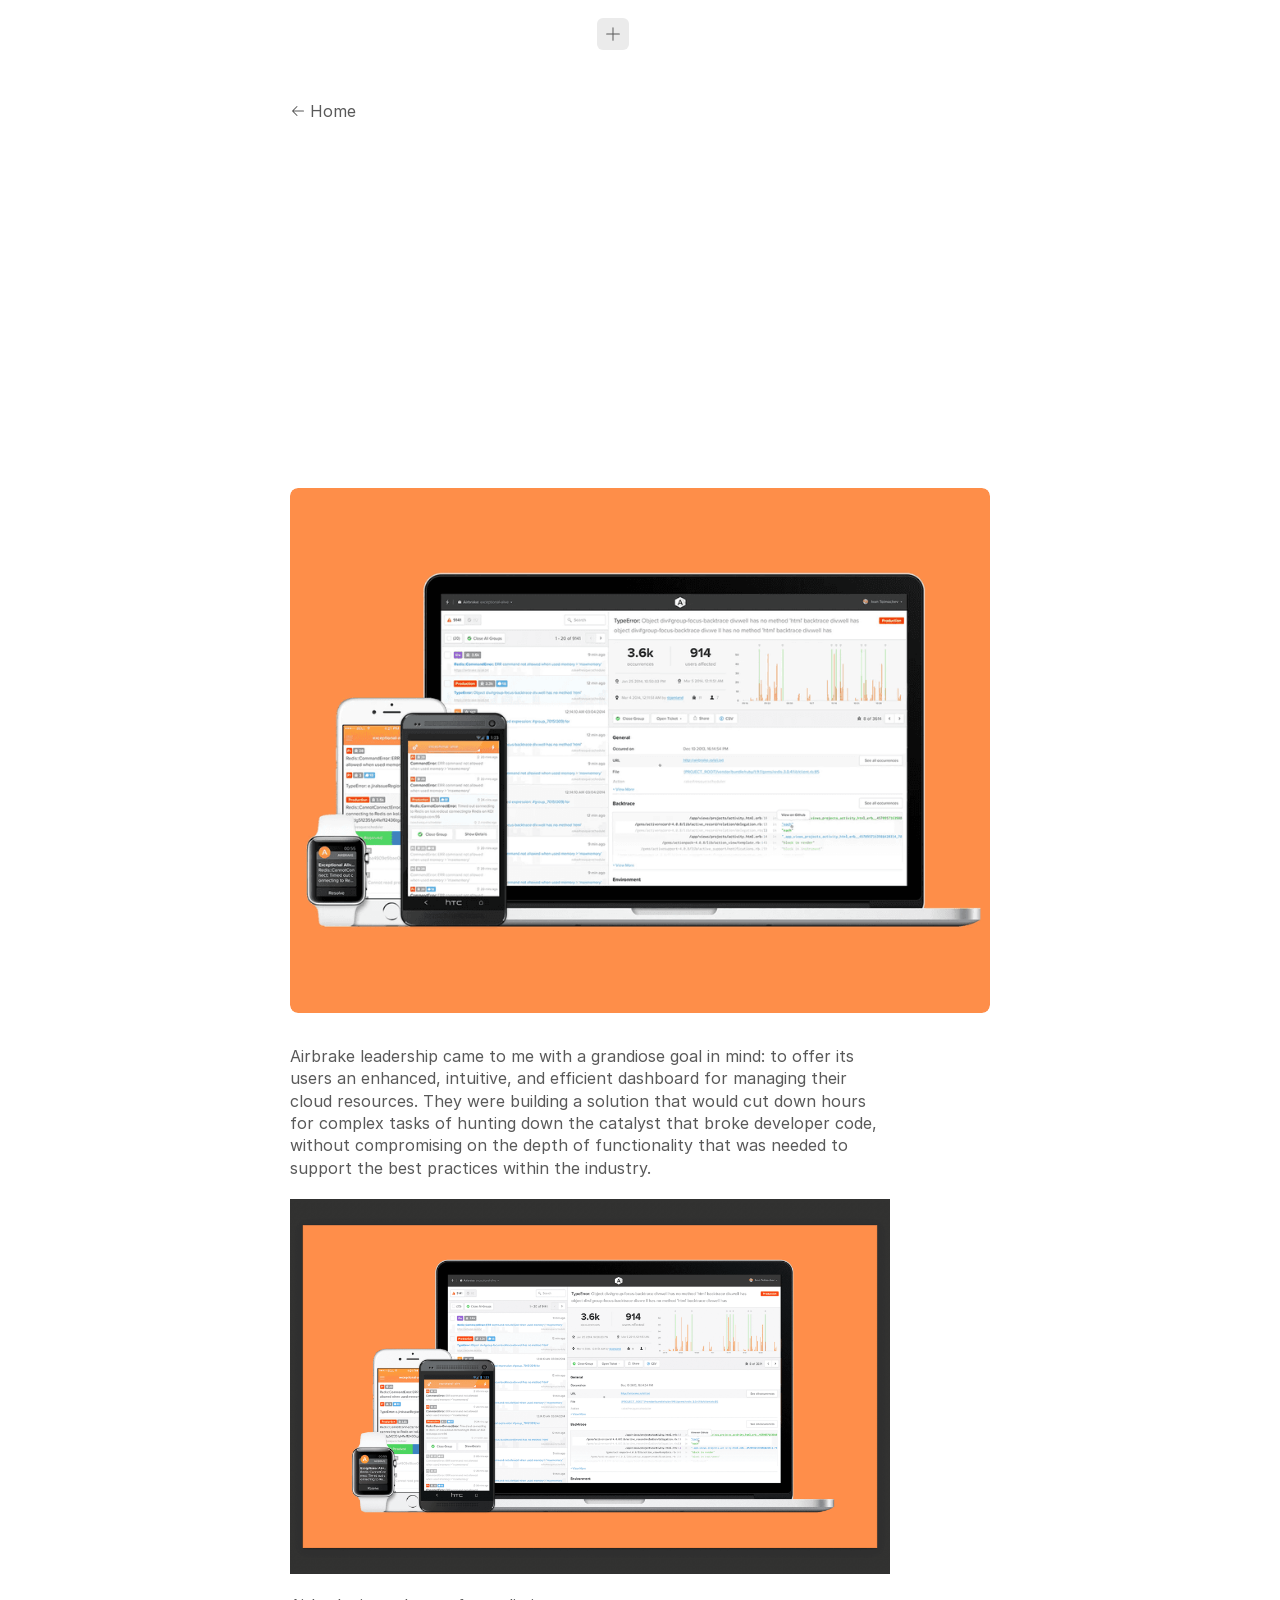
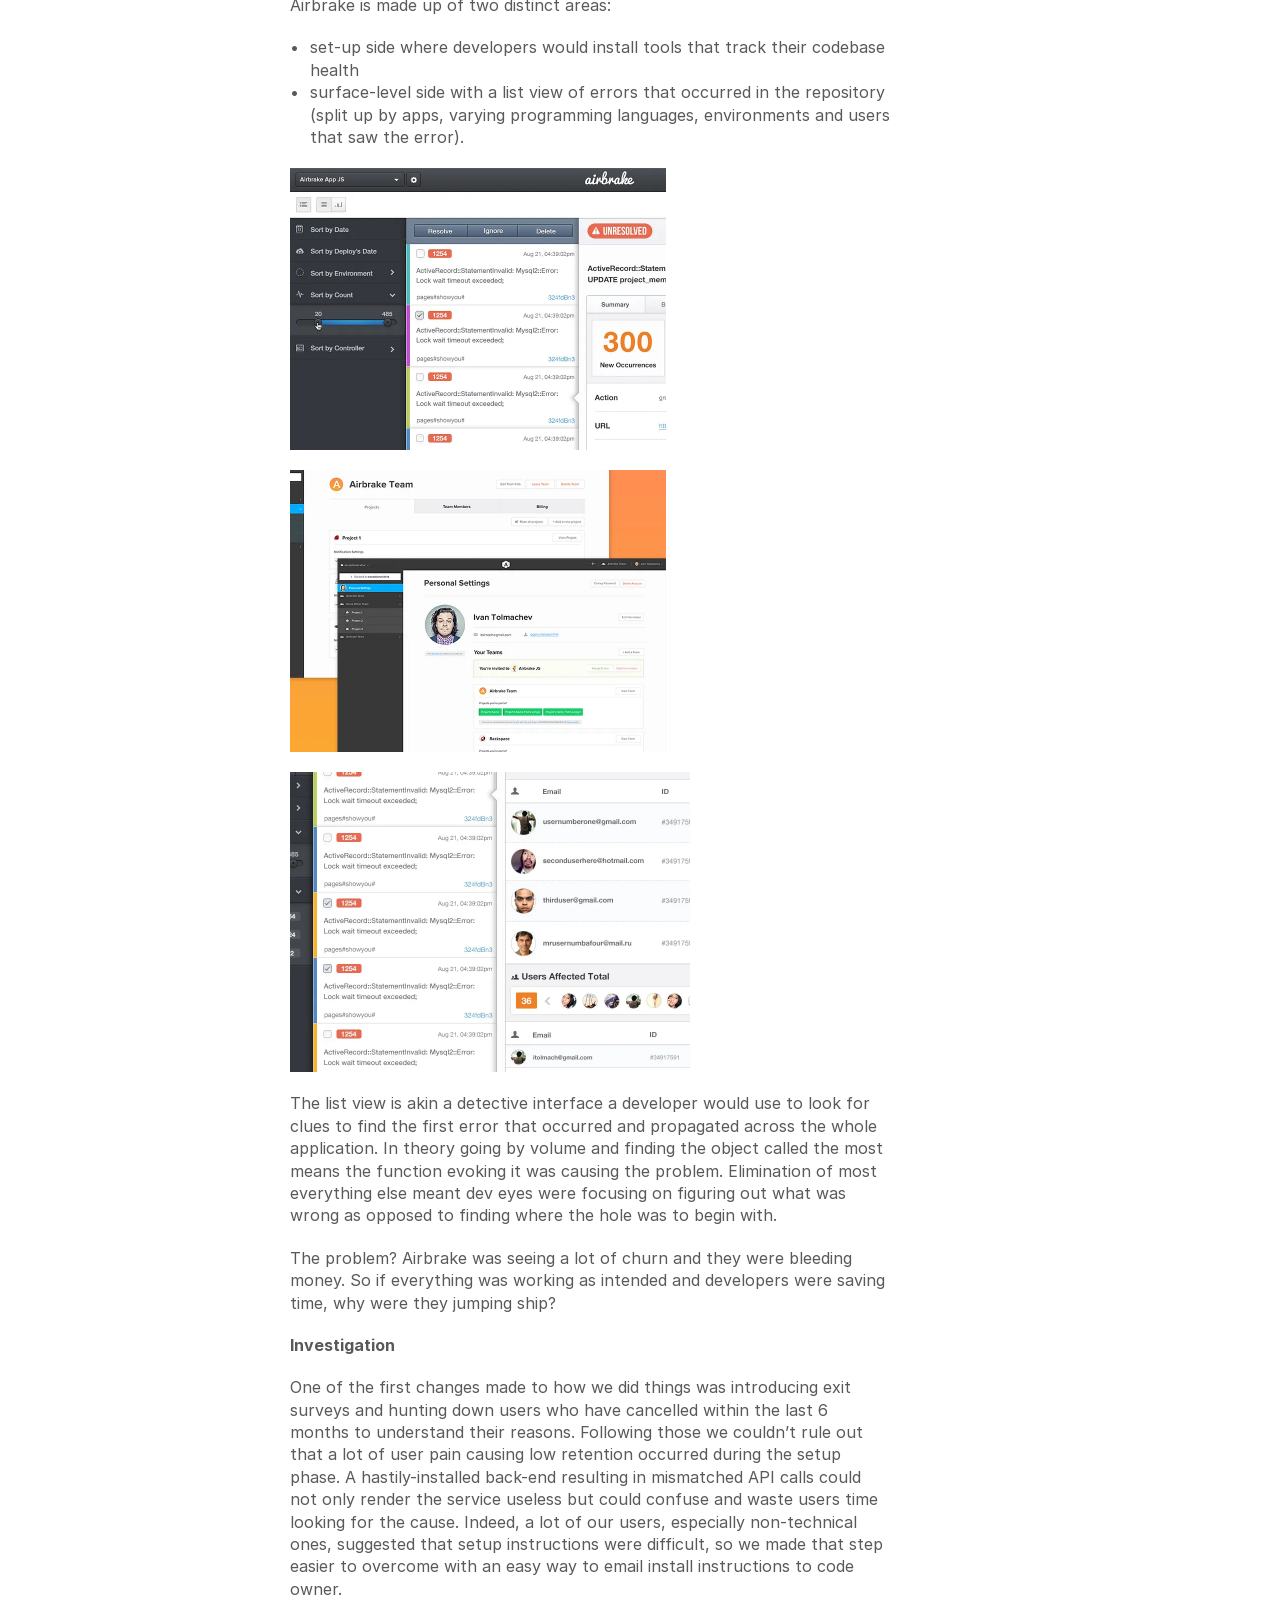
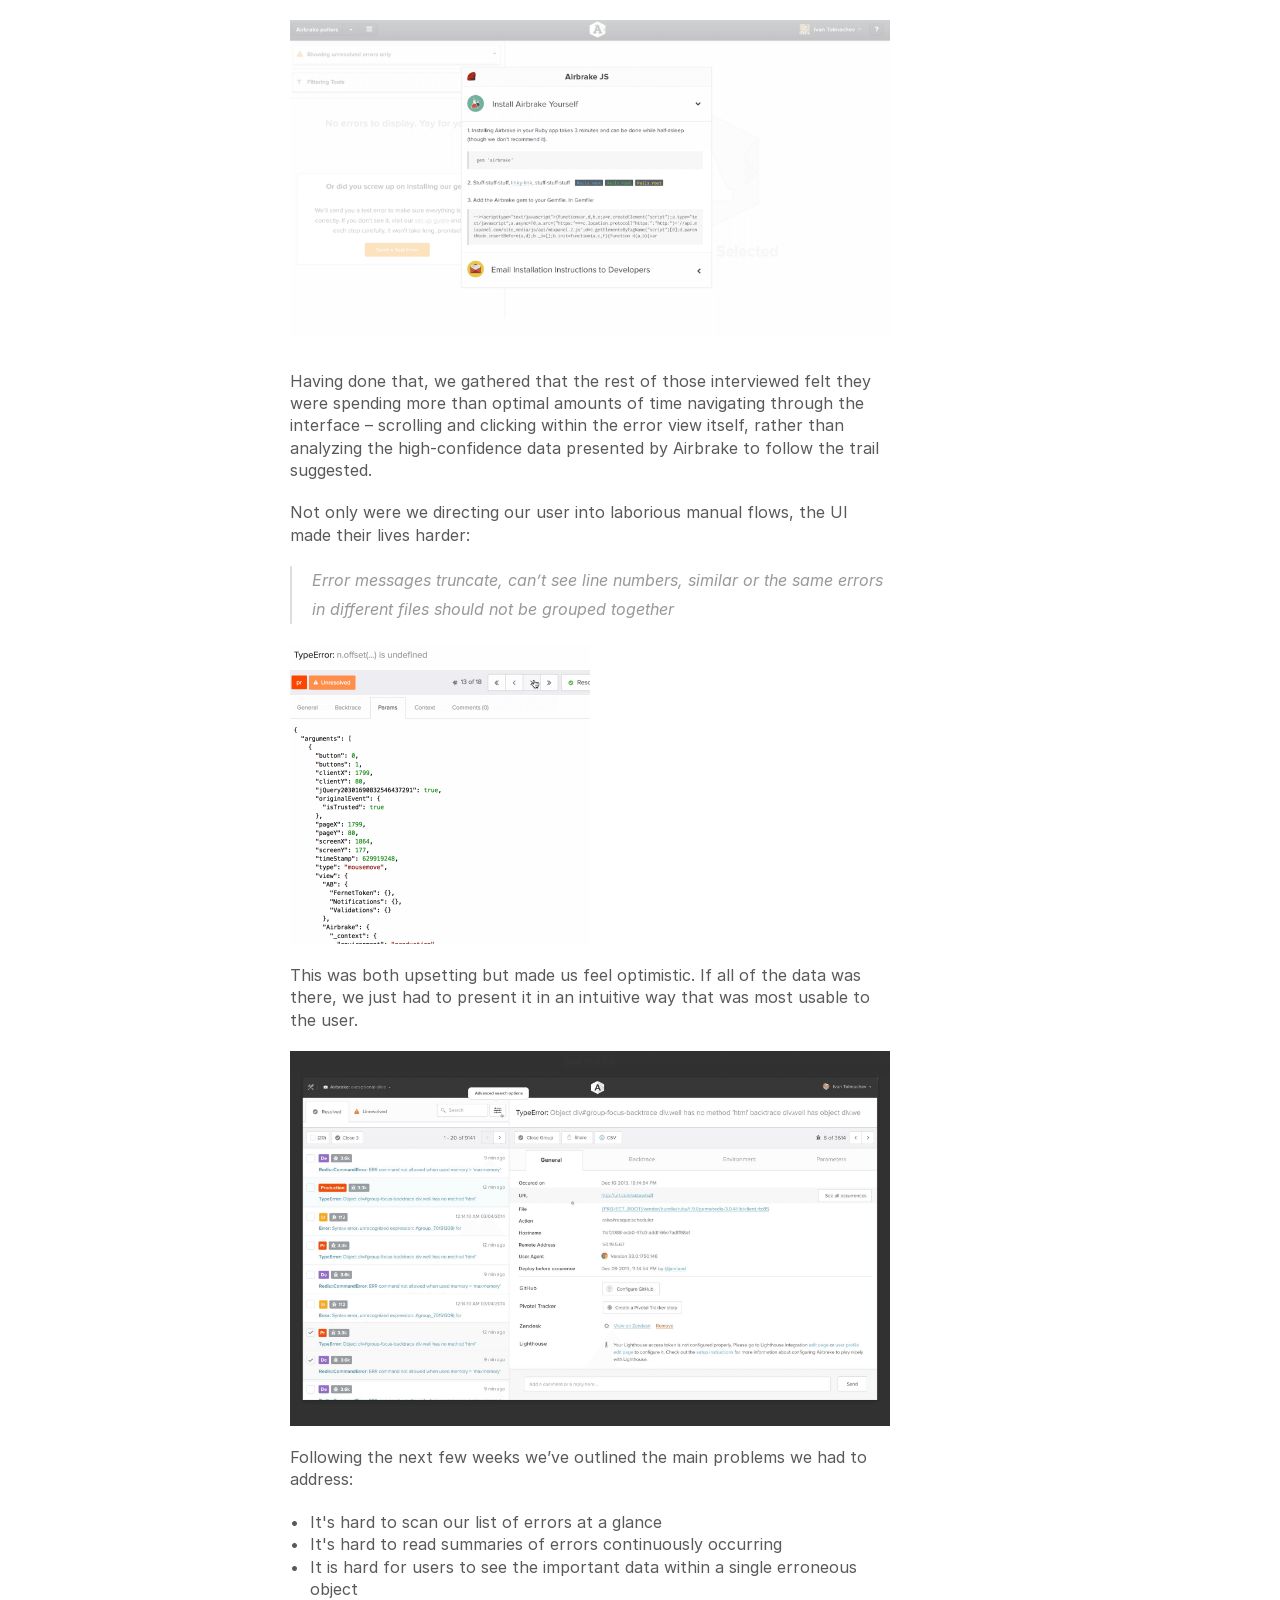
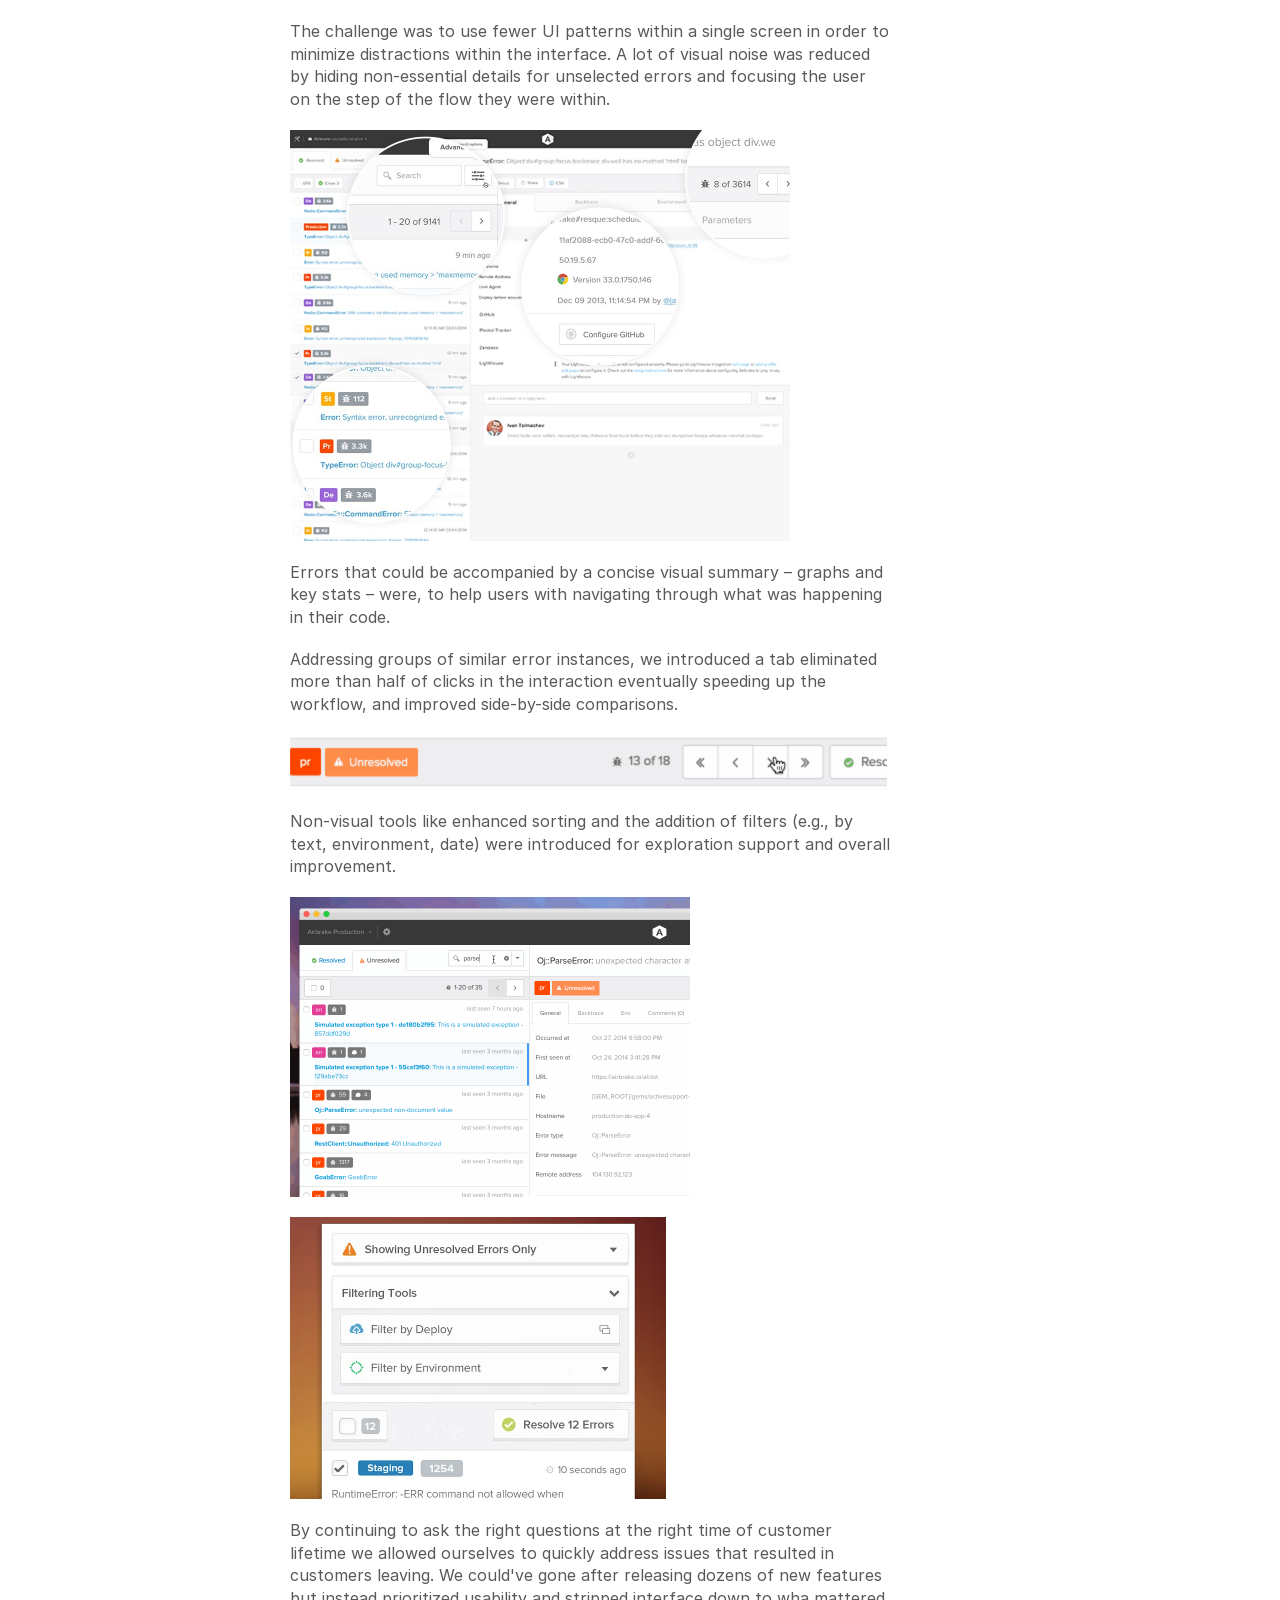
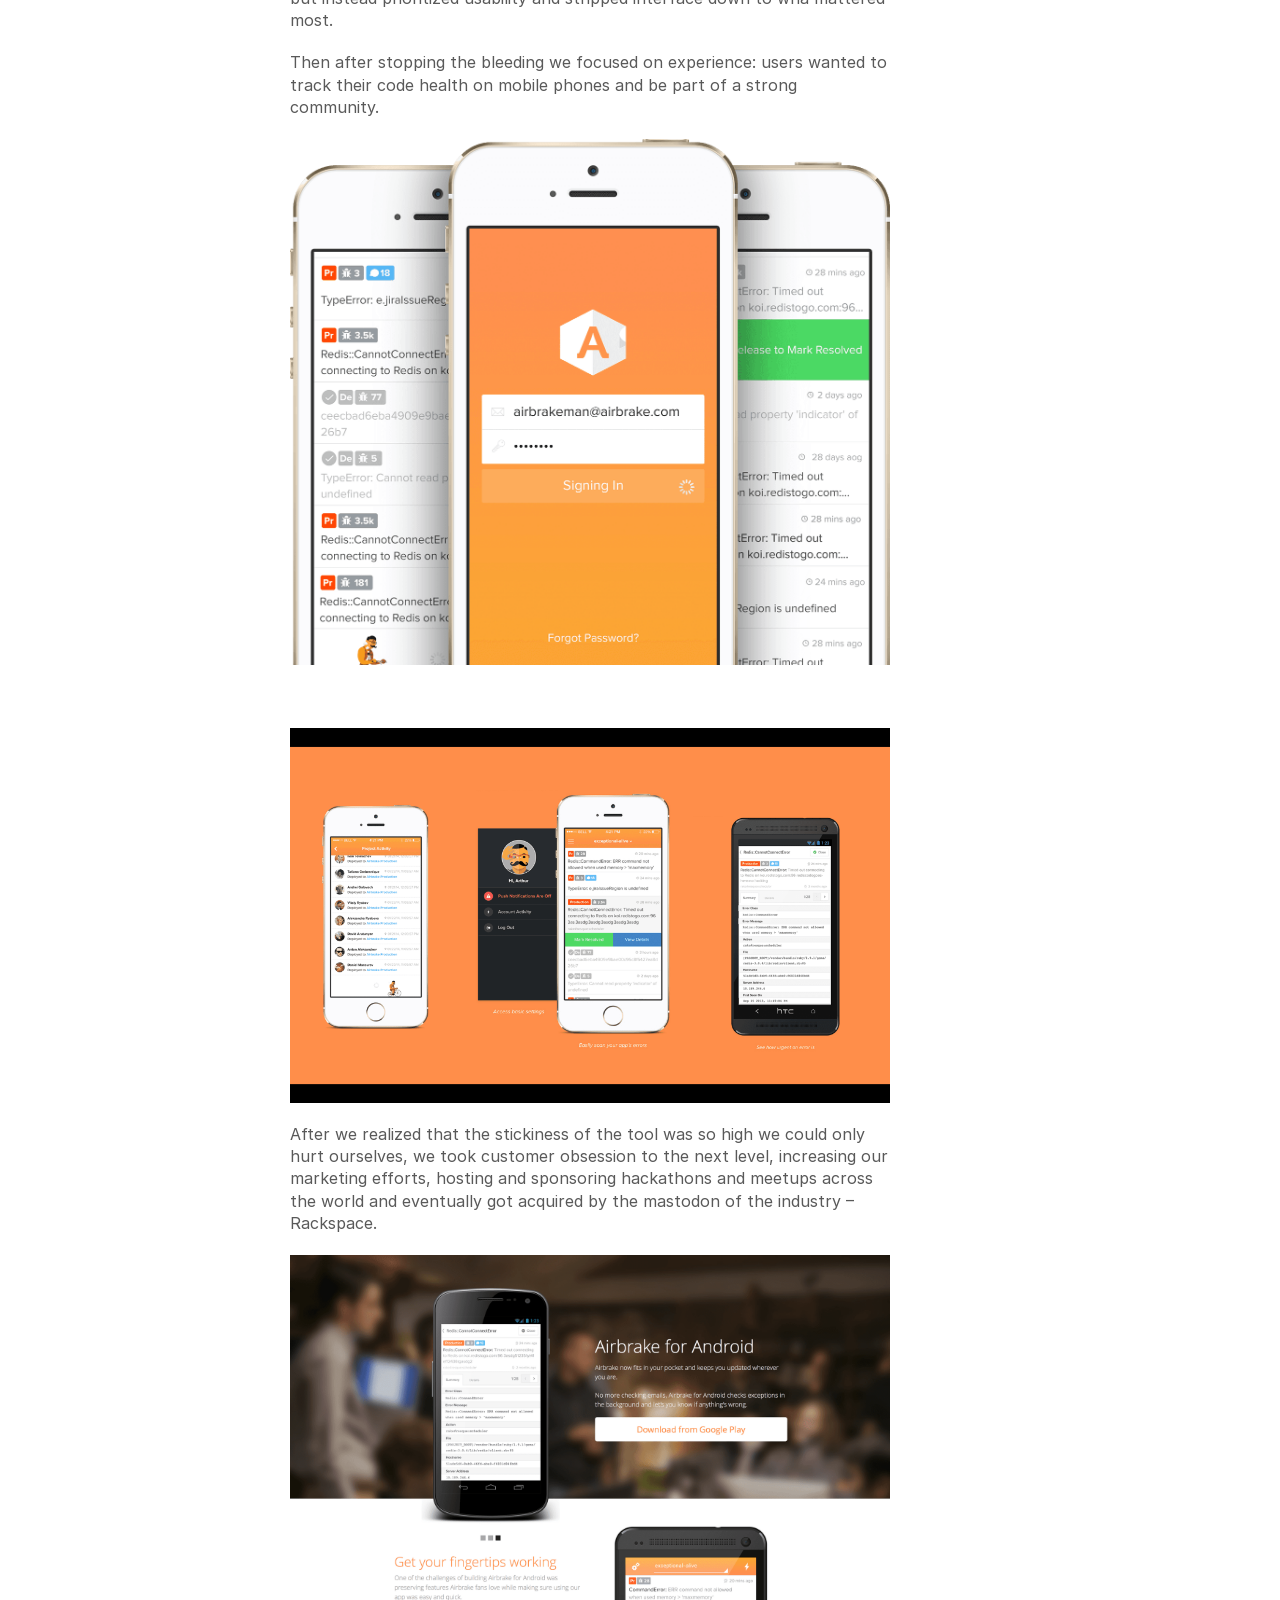
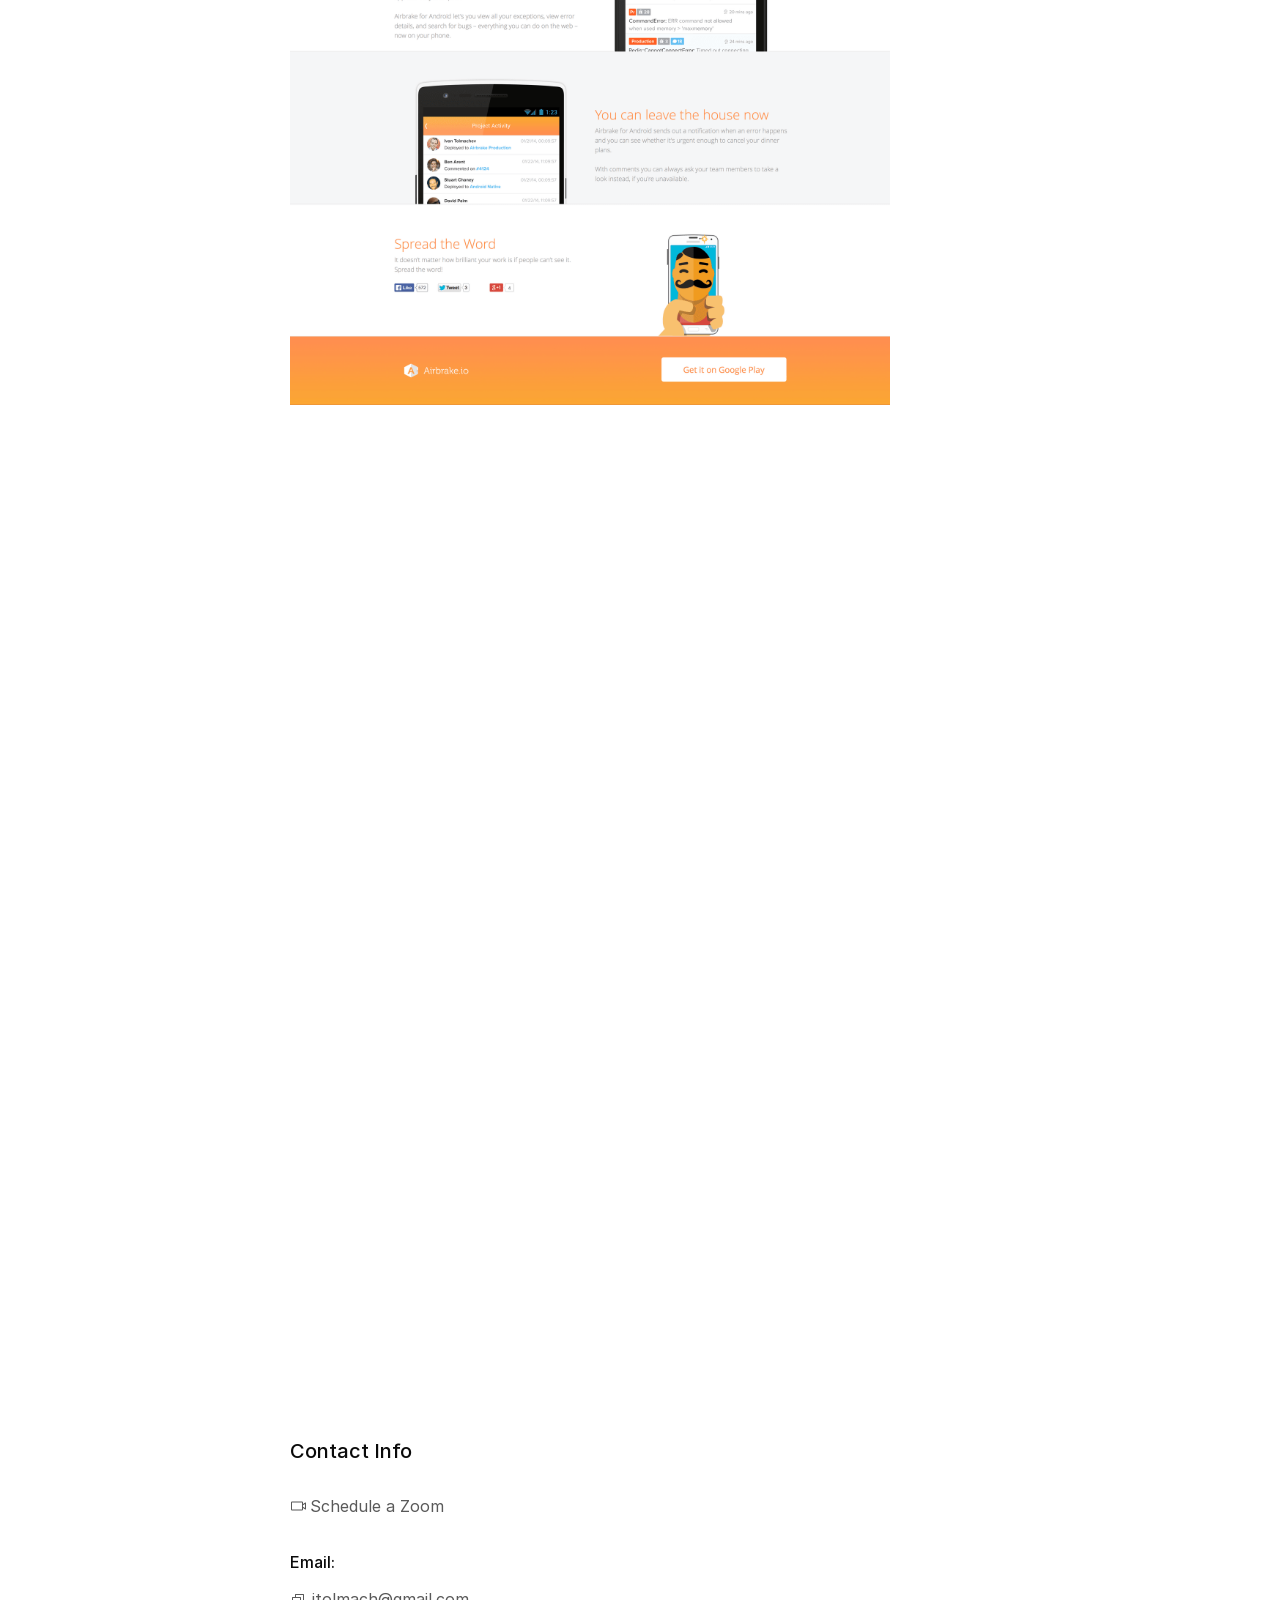
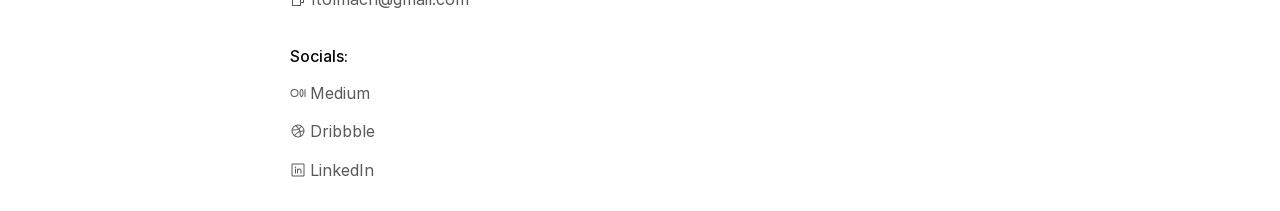
<file: work/airbrake/index.html>
<!DOCTYPE html><html lang="en"><head><meta charSet="utf-8"/><meta name="viewport" content="width=device-width"/><link rel="preload" as="image" imageSrcSet="/assets/images/daieeicco5wj0yqbd07b1xo-f894ff8817.png 512w, /assets/images/daieeicco5wj0yqbd07b1xo-7ad3db1c1d.png 1024w, /assets/images/daieeicco5wj0yqbd07b1xo-edc00019fe.png 2048w" imageSizes="(min-width: 1200px) min(max(100vw, 1px), 700px), (min-width: 810px) and (max-width: 1199.98px) min(max(100vw, 1px), 700px), (max-width: 809.98px) min(max(100vw - 32px, 1px), 700px)"/><link rel="preload" as="image" imageSrcSet="/assets/images/5bwlowdun1t3jee5ehsga8vsrxc-48d44a7eed.webp 512w, /assets/images/5bwlowdun1t3jee5ehsga8vsrxc-4a3f06402e.webp 1024w, /assets/images/5bwlowdun1t3jee5ehsga8vsrxc-72ee930752.webp 1920w" imageSizes="(min-width: 1200px) max(max((min(max(100vw, 1px), 700px) - 16px) / 2, 50px), 1px), (min-width: 810px) and (max-width: 1199.98px) max(max((min(max(100vw, 1px), 700px) - 16px) / 2, 50px), 1px), (max-width: 809.98px) max(min(max(100vw - 32px, 1px), 700px), 1px)"/><link rel="preload" as="image" imageSrcSet="/assets/images/cdababayzlc0wne7pghwb29g4ve-819b969363.jpg 512w, /assets/images/cdababayzlc0wne7pghwb29g4ve-17037b2018.jpg 1024w, /assets/images/cdababayzlc0wne7pghwb29g4ve-d55519396a.jpg 2048w, /assets/images/cdababayzlc0wne7pghwb29g4ve-713cc79e74.jpg 2500w" imageSizes="(min-width: 1200px) max(max((min(max(100vw, 1px), 700px) - 16px) / 2, 50px), 1px), (min-width: 810px) and (max-width: 1199.98px) max(max((min(max(100vw, 1px), 700px) - 16px) / 2, 50px), 1px), (max-width: 809.98px) max(min(max(100vw - 32px, 1px), 700px), 1px)"/><link rel="preload" as="image" imageSrcSet="/assets/images/tjiktnhrce2fbljr3aqifceins-e22198eca6.webp 512w, /assets/images/tjiktnhrce2fbljr3aqifceins-bd9a31e854.webp 1024w, /assets/images/tjiktnhrce2fbljr3aqifceins-5e75eec769.webp 2048w" imageSizes="(min-width: 1200px) max(max((min(max(100vw, 1px), 700px) - 16px) / 2, 50px), 1px), (min-width: 810px) and (max-width: 1199.98px) max(max((min(max(100vw, 1px), 700px) - 16px) / 2, 50px), 1px), (max-width: 809.98px) max(min(max(100vw - 32px, 1px), 700px), 1px)"/><link rel="preload" as="image" imageSrcSet="/assets/images/zc2degrwzlhqofy7ylbp0ebx9u4-e019c79dc4.png 512w, /assets/images/zc2degrwzlhqofy7ylbp0ebx9u4-066acc2cd8.png 1024w, /assets/images/zc2degrwzlhqofy7ylbp0ebx9u4-61ad112a0e.png 1920w" imageSizes="(min-width: 1200px) max(max((min(max(100vw, 1px), 700px) - 16px) / 2, 50px), 1px), (min-width: 810px) and (max-width: 1199.98px) max(max((min(max(100vw, 1px), 700px) - 16px) / 2, 50px), 1px), (max-width: 809.98px) max(min(max(100vw - 32px, 1px), 700px), 1px)"/><link rel="stylesheet" href="/css/site.css"/><link rel="stylesheet" href="/css/work-item.css"/><title>Airbrake</title><meta name="description" content="Rackspace wanted to offer its users an enhanced, intuitive, and efficient dashboard for managing their cloud resources. They sought a solution that would simplify complex tasks without compromising on the depth of functionality."/><link rel="canonical" href="https://itolmach.com/work/airbrake"/><meta property="og:title" content="Airbrake"/><meta property="og:description" content="Rackspace wanted to offer its users an enhanced, intuitive, and efficient dashboard for managing their cloud resources. They sought a solution that would simplify complex tasks without compromising on the depth of functionality."/><meta property="og:image" content="https://itolmach.com/assets/images/daieeicco5wj0yqbd07b1xo-edc00019fe.png"/><meta property="og:type" content="website"/><meta name="twitter:card" content="summary_large_image"/><meta name="twitter:title" content="Airbrake"/><meta name="twitter:description" content="Rackspace wanted to offer its users an enhanced, intuitive, and efficient dashboard for managing their cloud resources. They sought a solution that would simplify complex tasks without compromising on the depth of functionality."/><meta name="twitter:image" content="https://itolmach.com/assets/images/daieeicco5wj0yqbd07b1xo-edc00019fe.png"/><link rel="icon" href="/assets/images/yzkgt5axeskln1ruljnxcyfg0iq-c397c38dc8.png" media="(prefers-color-scheme: light)"/><link rel="icon" href="/assets/images/yzkgt5axeskln1ruljnxcyfg0iq-c397c38dc8.png" media="(prefers-color-scheme: dark)"/><link rel="apple-touch-icon" href="/assets/images/yzkgt5axeskln1ruljnxcyfg0iq-c397c38dc8.png"/><script src="/js/site.js" defer></script></head><body><div id="main"><div class="framer-llO7B framer-1dfgugx" data-layout-template="true" style="min-height:100vh;width:auto"><div class="framer-1kdxca4-container"><div class="ssr-variant hidden-1avhpe5"><header class="framer-1wtts framer-mthj8f" style="width:100%"><nav class="framer-dxl58f"><div class="framer-pda0m-container" style="--from-opacity:0;--motion-in:motion-opacity;--motion-out:motion-opacity-out;--motion-duration:var(--spring-31_97-10_18-duration);--motion-ease:var(--spring-31_97-10_18)" data-motion="reveal" data-motion-once="" data-motion-at="from-1200 from-1200 from-810 from-810"><nav class="framer-ijaxg framer-qeTca framer-bbukR framer-17eehuw framer-v-1rf0r2i" style="background-color:rgba(0, 0, 0, 0);border-bottom-left-radius:8px;border-bottom-right-radius:8px;border-top-left-radius:8px;border-top-right-radius:8px"><div class="framer-17q4vxx"><div class="framer-e8v5b5" style="opacity:0"><div class="framer-k8eham" style="transform:none" data-framer-component-type="RichTextContainer"><p class="framer-text framer-styles-preset-1o6q10j"><a class="framer-text framer-styles-preset-1g7mae4" href="/#about">About</a></p></div><div class="framer-1u77b3z" style="transform:none" data-framer-component-type="RichTextContainer"><p class="framer-text framer-styles-preset-1o6q10j"><a class="framer-text framer-styles-preset-1g7mae4" href="/#work">Work</a></p></div><div class="framer-xxt5yw" style="transform:none" data-framer-component-type="RichTextContainer"><p class="framer-text framer-styles-preset-1o6q10j"><a class="framer-text framer-styles-preset-1g7mae4" href="/#experience">Experience</a></p></div></div><div class="framer-81gjg6" style="backdrop-filter:blur(10px);background-color:var(--token-daafa54d-7b22-4a97-bd53-87b12775dffd, rgb(36, 36, 36));-webkit-backdrop-filter:blur(10px);border-bottom-left-radius:6px;border-bottom-right-radius:6px;border-top-left-radius:6px;border-top-right-radius:6px" tabindex="0"><div class="framer-1sh18di-container" style="transform:rotate(-45deg)"><div style="display:contents"><svg xmlns="http://www.w3.org/2000/svg" viewBox="0 0 256 256" focusable="false" color="var(--token-66a88aa6-8fc9-447d-b229-c1bafaea57af, rgb(171, 171, 171))" style="user-select: none; width: 100%; height: 100%; display: inline-block; fill: var(--token-66a88aa6-8fc9-447d-b229-c1bafaea57af, rgb(171, 171, 171)); color: var(--token-66a88aa6-8fc9-447d-b229-c1bafaea57af, rgb(171, 171, 171)); flex-shrink: 0;"><g color="var(--token-66a88aa6-8fc9-447d-b229-c1bafaea57af, rgb(171, 171, 171))" weight="regular"><path d="M205.66,194.34a8,8,0,0,1-11.32,11.32L128,139.31,61.66,205.66a8,8,0,0,1-11.32-11.32L116.69,128,50.34,61.66A8,8,0,0,1,61.66,50.34L128,116.69l66.34-66.35a8,8,0,0,1,11.32,11.32L139.31,128Z"></path></g></svg></div></div></div><div class="framer-19tmaln" style="opacity:0"><div class="framer-pcv6n2" style="transform:none" data-framer-component-type="RichTextContainer"><p class="framer-text framer-styles-preset-1o6q10j"><a class="framer-text framer-styles-preset-1g7mae4" href="/#education">Education</a></p></div><div class="framer-eww1kr" style="transform:none" data-framer-component-type="RichTextContainer"><p class="framer-text framer-styles-preset-1o6q10j"><a class="framer-text framer-styles-preset-1g7mae4" href="/#blog">Publications</a></p></div><div class="framer-3x6288" style="transform:none" data-framer-component-type="RichTextContainer"><p class="framer-text framer-styles-preset-1o6q10j"><a class="framer-text framer-styles-preset-1g7mae4" href="/#contact">Contact</a></p></div></div></div></nav></div></nav></header></div><div class="ssr-variant hidden-gmuizj hidden-1dfgugx"><header class="framer-1wtts framer-mthj8f framer-v-1mabc7a" style="width:100%"><nav class="framer-dxl58f"><div class="framer-pda0m-container" style="--from-opacity:0;--motion-in:motion-opacity;--motion-out:motion-opacity-out;--motion-duration:var(--spring-31_97-10_18-duration);--motion-ease:var(--spring-31_97-10_18)" data-motion="reveal" data-motion-once="" data-motion-at="from-0 from-0"><nav class="framer-ijaxg framer-qeTca framer-bbukR framer-17eehuw framer-v-zfahja" style="background-color:var(--token-daafa54d-7b22-4a97-bd53-87b12775dffd, rgb(36, 36, 36));border-bottom-left-radius:8px;border-bottom-right-radius:8px;border-top-left-radius:8px;border-top-right-radius:8px"><div class="framer-17q4vxx"><div class="framer-81gjg6" style="backdrop-filter:blur(10px);background-color:var(--token-daafa54d-7b22-4a97-bd53-87b12775dffd, rgb(36, 36, 36));-webkit-backdrop-filter:blur(10px);border-bottom-left-radius:6px;border-bottom-right-radius:6px;border-top-left-radius:6px;border-top-right-radius:6px" tabindex="0"><div class="framer-1sh18di-container" style="transform:rotate(45deg)"><div style="display:contents"><svg xmlns="http://www.w3.org/2000/svg" viewBox="0 0 256 256" focusable="false" color="var(--token-66a88aa6-8fc9-447d-b229-c1bafaea57af, rgb(171, 171, 171))" style="user-select: none; width: 100%; height: 100%; display: inline-block; fill: var(--token-66a88aa6-8fc9-447d-b229-c1bafaea57af, rgb(171, 171, 171)); color: var(--token-66a88aa6-8fc9-447d-b229-c1bafaea57af, rgb(171, 171, 171)); flex-shrink: 0;"><g color="var(--token-66a88aa6-8fc9-447d-b229-c1bafaea57af, rgb(171, 171, 171))" weight="regular"><path d="M205.66,194.34a8,8,0,0,1-11.32,11.32L128,139.31,61.66,205.66a8,8,0,0,1-11.32-11.32L116.69,128,50.34,61.66A8,8,0,0,1,61.66,50.34L128,116.69l66.34-66.35a8,8,0,0,1,11.32,11.32L139.31,128Z"></path></g></svg></div></div></div></div></nav></div></nav></header></div></div><div class="framer-GXr1i framer-AitSa framer-L5z9z framer-NJaK4 framer-CbSfc framer-sooz6 framer-cdURh framer-uwfet framer-bbukR framer-piAT8 framer-55v541" style="min-height:100vh;width:auto;display:contents"><section class="framer-mjm075"><div class="framer-17h34sf"><div class="framer-1tdf5yw"><div class="framer-3snuwu" style="--from-opacity:0;--motion-in:motion-opacity;--motion-out:motion-opacity-out;--motion-duration:var(--spring-31_97-10_18-duration);--motion-ease:var(--spring-31_97-10_18)" data-motion="reveal" data-motion-once=""><div class="framer-2fyiqn-container"><a aria-label="Icon button" class="framer-XdPwZ framer-L5z9z framer-t72803 framer-zfyoi4" href="/"><div class="framer-ohkc6l-container"><div style="display:contents"><svg xmlns="http://www.w3.org/2000/svg" viewBox="0 0 256 256" focusable="false" color="var(--token-66a88aa6-8fc9-447d-b229-c1bafaea57af, rgb(51, 51, 51))" style="user-select:none;width:100%;height:100%;display:inline-block;fill:var(--hover-fill, var(--token-66a88aa6-8fc9-447d-b229-c1bafaea57af, rgb(51, 51, 51)));color:var(--hover-color, var(--token-66a88aa6-8fc9-447d-b229-c1bafaea57af, rgb(51, 51, 51)));flex-shrink:0"><g color="var(--token-66a88aa6-8fc9-447d-b229-c1bafaea57af, rgb(51, 51, 51))" weight="regular"><path d="M224,128a8,8,0,0,1-8,8H59.31l58.35,58.34a8,8,0,0,1-11.32,11.32l-72-72a8,8,0,0,1,0-11.32l72-72a8,8,0,0,1,11.32,11.32L59.31,120H216A8,8,0,0,1,224,128Z"></path></g></svg></div></div><div class="framer-b77hmu" style="--extracted-r6o4lv:var(--hover-extracted-r6o4lv, var(--token-66a88aa6-8fc9-447d-b229-c1bafaea57af, rgb(51, 51, 51)));--framer-link-text-color:rgb(0, 153, 255);--framer-link-text-decoration:underline;transform:none" data-framer-component-type="RichTextContainer"><p class="framer-text framer-styles-preset-1us66h8" style="--framer-text-color:var(--hover-framer-text-color, var(--extracted-r6o4lv, var(--token-66a88aa6-8fc9-447d-b229-c1bafaea57af, rgb(51, 51, 51))))">Home</p></div></a></div></div><div class="framer-bjul1p"><div class="framer-1kbbaqb" style="will-change:transform;opacity:0;transform:none"><div class="ssr-variant hidden-ho5o76"><div class="framer-vt3msw" style="transform:none" data-framer-component-type="RichTextContainer"><h1 class="framer-text framer-styles-preset-cnkitt">Airbrake - Captured by Rackspace</h1></div></div><div class="ssr-variant hidden-15wtvpo hidden-55v541"><div class="framer-vt3msw" style="transform:none" data-framer-component-type="RichTextContainer"><h1 class="framer-text framer-styles-preset-cnkitt" style="--framer-text-alignment:left">Airbrake - Captured by Rackspace</h1></div></div><div class="framer-6gzudj-container"><a class="framer-AX5Cq framer-L5z9z framer-xmiarq framer-v-dfypap framer-ep5ive" href="https://rackspace.com/" target="_blank" rel="noopener"><div class="framer-1sxts5b"><div class="framer-i9ngqm-container"><div style="display:contents"><svg xmlns="http://www.w3.org/2000/svg" viewBox="0 0 256 256" focusable="false" color="var(--token-dc11ae94-e5e0-46b4-a7bb-6a89927d0b69, rgb(255, 255, 255))" style="user-select: none; width: 100%; height: 100%; display: inline-block; fill: var(--token-dc11ae94-e5e0-46b4-a7bb-6a89927d0b69, rgb(255, 255, 255)); color: var(--token-dc11ae94-e5e0-46b4-a7bb-6a89927d0b69, rgb(255, 255, 255)); flex-shrink: 0;"><g color="var(--token-dc11ae94-e5e0-46b4-a7bb-6a89927d0b69, rgb(255, 255, 255))" weight="regular"><path d="M200,64V168a8,8,0,0,1-16,0V83.31L69.66,197.66a8,8,0,0,1-11.32-11.32L172.69,72H88a8,8,0,0,1,0-16H192A8,8,0,0,1,200,64Z"></path></g></svg></div></div><div class="framer-1gpxok4" style="--extracted-r6o4lv:var(--token-dc11ae94-e5e0-46b4-a7bb-6a89927d0b69, rgb(255, 255, 255));--framer-link-text-color:rgb(0, 153, 255);--framer-link-text-decoration:underline;transform:none" data-framer-component-type="RichTextContainer"><p class="framer-text framer-styles-preset-1us66h8" style="--framer-text-color:var(--extracted-r6o4lv, var(--token-dc11ae94-e5e0-46b4-a7bb-6a89927d0b69, rgb(255, 255, 255)))">Visit Website</p></div></div><div class="framer-st19gr" style="background-color:var(--token-a5aa483f-4f79-4648-a71d-783f09603577, rgb(130, 130, 130))"><div class="framer-1u837im" style="background-color:var(--token-dc11ae94-e5e0-46b4-a7bb-6a89927d0b69, rgb(255, 255, 255))"></div></div></a></div><div class="ssr-variant hidden-ho5o76"><div class="framer-vh315j" style="transform:none" data-framer-component-type="RichTextContainer"><p class="framer-text framer-styles-preset-1us66h8">Rackspace wanted to offer its users an enhanced, intuitive, and efficient dashboard for managing their cloud resources. They sought a solution that would simplify complex tasks without compromising on the depth of functionality.</p></div></div><div class="ssr-variant hidden-15wtvpo hidden-55v541"><div class="framer-vh315j" style="transform:none" data-framer-component-type="RichTextContainer"><p class="framer-text framer-styles-preset-1us66h8" style="--framer-text-alignment:left">Rackspace wanted to offer its users an enhanced, intuitive, and efficient dashboard for managing their cloud resources. They sought a solution that would simplify complex tasks without compromising on the depth of functionality.</p></div></div><div class="framer-1uish2e"><div class="framer-1y7smco" data-border="true"><div class="ssr-variant hidden-ho5o76"><div class="framer-1p86sk9" style="transform:none" data-framer-component-type="RichTextContainer"><p class="framer-text framer-styles-preset-1qzg6xa">Impact</p></div></div><div class="ssr-variant hidden-15wtvpo hidden-55v541"><div class="framer-1p86sk9" style="transform:none" data-framer-component-type="RichTextContainer"><p class="framer-text framer-styles-preset-1qzg6xa" style="--framer-text-alignment:left">May 15, 2024</p></div></div><div class="ssr-variant hidden-ho5o76"><div class="framer-1v2x75n" style="transform:none" data-framer-component-type="RichTextContainer"><p class="framer-text framer-styles-preset-1qzg6xa" style="--framer-text-color:var(--token-dc11ae94-e5e0-46b4-a7bb-6a89927d0b69, rgb(250, 250, 250))">Acquired by Rackspace</p></div></div><div class="ssr-variant hidden-15wtvpo hidden-55v541"><div class="framer-1v2x75n" style="transform:none" data-framer-component-type="RichTextContainer"><p class="framer-text framer-styles-preset-1qzg6xa" style="--framer-text-alignment:left">Acquired by Rackspace</p></div></div></div><div class="framer-1l780re" data-border="true"><div class="ssr-variant hidden-ho5o76"><div class="framer-72xo37" style="transform:none" data-framer-component-type="RichTextContainer"><p class="framer-text framer-styles-preset-1qzg6xa">Services</p></div></div><div class="ssr-variant hidden-15wtvpo hidden-55v541"><div class="framer-72xo37" style="transform:none" data-framer-component-type="RichTextContainer"><p class="framer-text framer-styles-preset-1qzg6xa" style="--framer-text-alignment:left">May 15, 2024</p></div></div><div class="ssr-variant hidden-ho5o76"><div class="framer-1wztxhj" style="transform:none" data-framer-component-type="RichTextContainer"><p class="framer-text framer-styles-preset-1qzg6xa" style="--framer-text-color:var(--token-dc11ae94-e5e0-46b4-a7bb-6a89927d0b69, rgb(250, 250, 250))">Product Design</p></div></div><div class="ssr-variant hidden-15wtvpo hidden-55v541"><div class="framer-1wztxhj" style="transform:none" data-framer-component-type="RichTextContainer"><p class="framer-text framer-styles-preset-1qzg6xa" style="--framer-text-alignment:left">Product Design</p></div></div></div><div class="framer-dyeniv" data-border="true"><div class="ssr-variant hidden-ho5o76"><div class="framer-1gaxqgv" style="transform:none" data-framer-component-type="RichTextContainer"><p class="framer-text framer-styles-preset-1qzg6xa">Client</p></div></div><div class="ssr-variant hidden-15wtvpo hidden-55v541"><div class="framer-1gaxqgv" style="transform:none" data-framer-component-type="RichTextContainer"><p class="framer-text framer-styles-preset-1qzg6xa" style="--framer-text-alignment:left">May 15, 2024</p></div></div><div class="ssr-variant hidden-ho5o76"><div class="framer-10sbjge" style="transform:none" data-framer-component-type="RichTextContainer"><p class="framer-text framer-styles-preset-1qzg6xa" style="--framer-text-color:var(--token-dc11ae94-e5e0-46b4-a7bb-6a89927d0b69, rgb(250, 250, 250))">Rackspace</p></div></div><div class="ssr-variant hidden-15wtvpo hidden-55v541"><div class="framer-10sbjge" style="transform:none" data-framer-component-type="RichTextContainer"><p class="framer-text framer-styles-preset-1qzg6xa" style="--framer-text-alignment:left">Rackspace</p></div></div></div><div class="framer-ku6xmv" data-border="true"><div class="ssr-variant hidden-ho5o76"><div class="framer-frw4j8" style="transform:none" data-framer-component-type="RichTextContainer"><p class="framer-text framer-styles-preset-1qzg6xa">Year</p></div></div><div class="ssr-variant hidden-15wtvpo hidden-55v541"><div class="framer-frw4j8" style="transform:none" data-framer-component-type="RichTextContainer"><p class="framer-text framer-styles-preset-1qzg6xa" style="--framer-text-alignment:left">May 15, 2024</p></div></div><div class="ssr-variant hidden-ho5o76"><div class="framer-lhr5zp" style="transform:none" data-framer-component-type="RichTextContainer"><p class="framer-text framer-styles-preset-1qzg6xa" style="--framer-text-color:var(--token-dc11ae94-e5e0-46b4-a7bb-6a89927d0b69, rgb(250, 250, 250))">2015</p></div></div><div class="ssr-variant hidden-15wtvpo hidden-55v541"><div class="framer-lhr5zp" style="transform:none" data-framer-component-type="RichTextContainer"><p class="framer-text framer-styles-preset-1qzg6xa" style="--framer-text-alignment:left">2015</p></div></div></div></div></div><div class="ssr-variant hidden-ho5o76"><div class="framer-1qyz6yg" style="--from-opacity:0;--motion-in:motion-opacity;--motion-out:motion-opacity-out;--motion-duration:var(--spring-31_97-10_18-duration);--motion-ease:var(--spring-31_97-10_18)" data-motion="reveal" data-motion-once="" data-motion-at="from-1200 from-1200 from-810 from-810"><div style="position:absolute;border-radius:inherit;corner-shape:inherit;top:0;right:0;bottom:0;left:0"><img decoding="async" width="2048" height="1280" sizes="(min-width: 1200px) min(max(100vw, 1px), 700px), (min-width: 810px) and (max-width: 1199.98px) min(max(100vw, 1px), 700px), (max-width: 809.98px) min(max(100vw - 32px, 1px), 700px)" srcSet="/assets/images/daieeicco5wj0yqbd07b1xo-f894ff8817.png 512w, /assets/images/daieeicco5wj0yqbd07b1xo-7ad3db1c1d.png 1024w, /assets/images/daieeicco5wj0yqbd07b1xo-edc00019fe.png 2048w" src="/assets/images/daieeicco5wj0yqbd07b1xo-edc00019fe.png" alt="" style="display:block;width:100%;height:100%;border-radius:inherit;corner-shape:inherit;object-position:center;object-fit:cover"/></div></div></div><div class="ssr-variant hidden-15wtvpo hidden-55v541"><div class="framer-1qyz6yg" style="--from-opacity:0;--motion-in:motion-opacity;--motion-out:motion-opacity-out;--motion-duration:var(--spring-31_97-10_18-duration);--motion-ease:var(--spring-31_97-10_18)" data-motion="reveal" data-motion-once="" data-motion-at="from-0 from-0"><div style="position:absolute;border-radius:inherit;corner-shape:inherit;top:0;right:0;bottom:0;left:0"><img decoding="async" width="2048" height="1280" sizes="(min-width: 1200px) min(max(100vw, 1px), 700px), (min-width: 810px) and (max-width: 1199.98px) min(max(100vw, 1px), 700px), (max-width: 809.98px) min(max(100vw - 32px, 1px), 700px)" srcSet="/assets/images/daieeicco5wj0yqbd07b1xo-f894ff8817.png 512w, /assets/images/daieeicco5wj0yqbd07b1xo-7ad3db1c1d.png 1024w, /assets/images/daieeicco5wj0yqbd07b1xo-edc00019fe.png 2048w" src="/assets/images/daieeicco5wj0yqbd07b1xo-edc00019fe.png" alt="" style="display:block;width:100%;height:100%;border-radius:inherit;corner-shape:inherit;object-position:center;object-fit:cover"/></div></div></div></div><div class="framer-1riu3aw"><div class="framer-t4ft0s" style="--from-opacity:0;--motion-in:motion-opacity;--motion-out:motion-opacity-out;--motion-duration:var(--spring-31_97-10_18-duration);--motion-ease:var(--spring-31_97-10_18)" data-framer-component-type="RichTextContainer" data-motion="reveal" data-motion-once=""><p class="framer-text framer-styles-preset-1us66h8">Airbrake leadership came to me with a grandiose goal in mind: to offer its users an enhanced, intuitive, and efficient dashboard for managing their cloud resources. They were building a solution that would cut down hours for complex tasks of hunting down the catalyst that broke developer code, without compromising on the depth of functionality that was needed to support the best practices within the industry.</p><img class="framer-text framer-image framer-styles-preset-kq0k92" src="/assets/images/cn8gjyr3u1i67btxueshmjttoq-e5a9209ec6.png" alt="" width="1024" height="640" srcset="/assets/images/cn8gjyr3u1i67btxueshmjttoq-c90d80d4e3.png 512w, /assets/images/cn8gjyr3u1i67btxueshmjttoq-83fdbfc2da.png 1024w, /assets/images/cn8gjyr3u1i67btxueshmjttoq-e5a9209ec6.png 2048w" sizes="(min-width: 1200px) 100vw, (min-width: 810px) and (max-width: 1199.98px) 100vw, (max-width: 809.98px) 100vw" style="aspect-ratio:2048 / 1280"><p class="framer-text framer-styles-preset-1us66h8">Airbrake is made up of two distinct areas:</p><ul class="framer-text"><li class="framer-text framer-styles-preset-1us66h8"><p class="framer-text framer-styles-preset-1us66h8">set-up side where developers would install tools that track their codebase health</p></li><li class="framer-text framer-styles-preset-1us66h8"><p class="framer-text framer-styles-preset-1us66h8">surface-level side with a list view of errors that occurred in the repository (split up by apps, varying programming languages, environments and users that saw the error).</p></li></ul><img class="framer-text framer-image framer-styles-preset-kq0k92" src="/assets/images/3vwm84pn1ci63bvpng37v5citm-e0aef99625.webp" alt="" width="376" height="282" srcset="/assets/images/3vwm84pn1ci63bvpng37v5citm-03b391c5f2.webp 512w, /assets/images/3vwm84pn1ci63bvpng37v5citm-e0aef99625.webp 752w" sizes="(min-width: 1200px) 100vw, (min-width: 810px) and (max-width: 1199.98px) 100vw, (max-width: 809.98px) 100vw" style="aspect-ratio:752 / 564"><img class="framer-text framer-image framer-styles-preset-kq0k92" src="/assets/images/x784jp1hm4smevkpesx3gaar0u-c9402443c4.webp" alt="" width="376" height="282" srcset="/assets/images/x784jp1hm4smevkpesx3gaar0u-989f490c68.webp 512w, /assets/images/x784jp1hm4smevkpesx3gaar0u-c9402443c4.webp 752w" sizes="(min-width: 1200px) 100vw, (min-width: 810px) and (max-width: 1199.98px) 100vw, (max-width: 809.98px) 100vw" style="aspect-ratio:752 / 564"><img class="framer-text framer-image framer-styles-preset-kq0k92" src="/assets/images/ijdyg5vhfpcfwti5gqvrqo1zlze-f4d49dc6f9.webp" alt="" width="400" height="300" srcset="/assets/images/ijdyg5vhfpcfwti5gqvrqo1zlze-82f5ddee32.webp 512w, /assets/images/ijdyg5vhfpcfwti5gqvrqo1zlze-f4d49dc6f9.webp 800w" sizes="(min-width: 1200px) 100vw, (min-width: 810px) and (max-width: 1199.98px) 100vw, (max-width: 809.98px) 100vw" style="aspect-ratio:800 / 600"><p class="framer-text framer-styles-preset-1us66h8">The list view is akin a detective interface a developer would use to look for clues to find the first error that occurred and propagated across the whole application. In theory going by volume and finding the object called the most means the function evoking it was causing the problem. Elimination of most everything else meant dev eyes were focusing on figuring out what was wrong as opposed to finding where the hole was to begin with.</p><p class="framer-text framer-styles-preset-1us66h8">The problem? Airbrake was seeing a lot of churn and they were bleeding money. So if everything was working as intended and developers were saving time, why were they jumping ship?</p><p class="framer-text framer-styles-preset-1us66h8"><strong class="framer-text">Investigation</strong></p><p class="framer-text framer-styles-preset-1us66h8">One of the first changes made to how we did things was introducing exit surveys and hunting down users who have cancelled within the last 6 months to understand their reasons. Following those we couldn’t rule out that a lot of user pain causing low retention occurred during the setup phase. A hastily-installed back-end resulting in mismatched API calls could not only render the service useless but could confuse and waste users time looking for the cause. Indeed, a lot of our users, especially non-technical ones, suggested that setup instructions were difficult, so we made that step easier to overcome with an easy way to email install instructions to code owner.</p><img class="framer-text framer-image framer-styles-preset-kq0k92" src="/assets/images/gk8p8dryyaklc2gmtjpit39xu-5436f538be.png" alt="" width="1649" height="905" srcset="/assets/images/gk8p8dryyaklc2gmtjpit39xu-df140685f4.png 512w, /assets/images/gk8p8dryyaklc2gmtjpit39xu-250124eb4f.png 1024w, /assets/images/gk8p8dryyaklc2gmtjpit39xu-42e0b285df.png 2048w, /assets/images/gk8p8dryyaklc2gmtjpit39xu-5436f538be.png 3298w" sizes="(min-width: 1200px) 100vw, (min-width: 810px) and (max-width: 1199.98px) 100vw, (max-width: 809.98px) 100vw" style="aspect-ratio:3298 / 1810"><p class="framer-text framer-styles-preset-1us66h8">Having done that, we gathered that the rest of those interviewed felt they were spending more than optimal amounts of time navigating through the interface – scrolling and clicking within the error view itself, rather than analyzing the high-confidence data presented by Airbrake to follow the trail suggested.</p><p class="framer-text framer-styles-preset-1us66h8">Not only were we directing our user into laborious manual flows, the UI made their lives harder:</p><blockquote class="framer-text framer-styles-preset-vnxgoa"><p class="framer-text framer-styles-preset-1us66h8">Error messages truncate, can’t see line numbers, similar or the same errors in different files should not be grouped together</p></blockquote><img class="framer-text framer-image framer-styles-preset-kq0k92" src="/assets/images/kis62sultxowsmylskupaev0-82bff23128.gif" alt="" width="300" height="300" srcset="/assets/images/kis62sultxowsmylskupaev0-e1750fabb4.gif 512w, /assets/images/kis62sultxowsmylskupaev0-82bff23128.gif 600w" sizes="(min-width: 1200px) 100vw, (min-width: 810px) and (max-width: 1199.98px) 100vw, (max-width: 809.98px) 100vw" style="aspect-ratio:600 / 600"><p class="framer-text framer-styles-preset-1us66h8">This was both upsetting but made us feel optimistic. If all of the data was there, we just had to present it in an intuitive way that was most usable to the user.</p><img class="framer-text framer-image framer-styles-preset-kq0k92" src="/assets/images/z8ur9eqh3uwivnkqv4li63lrc-a36c568309.png" alt="" width="1024" height="640" srcset="/assets/images/z8ur9eqh3uwivnkqv4li63lrc-46f0ef7c88.png 512w, /assets/images/z8ur9eqh3uwivnkqv4li63lrc-4a2474cc43.png 1024w, /assets/images/z8ur9eqh3uwivnkqv4li63lrc-a36c568309.png 2048w" sizes="(min-width: 1200px) 100vw, (min-width: 810px) and (max-width: 1199.98px) 100vw, (max-width: 809.98px) 100vw" style="aspect-ratio:2048 / 1280"><p class="framer-text framer-styles-preset-1us66h8">Following the next few weeks we’ve outlined the main problems we had to address:</p><ul class="framer-text"><li class="framer-text framer-styles-preset-1us66h8"><p class="framer-text framer-styles-preset-1us66h8">It&#39;s hard to scan our list of errors at a glance</p></li><li class="framer-text framer-styles-preset-1us66h8"><p class="framer-text framer-styles-preset-1us66h8">It&#39;s hard to read summaries of errors continuously occurring</p></li><li class="framer-text framer-styles-preset-1us66h8"><p class="framer-text framer-styles-preset-1us66h8">It is hard for users to see the important data within a single erroneous object</p></li></ul><p class="framer-text framer-styles-preset-1us66h8">The challenge was to use fewer UI patterns within a single screen in order to minimize distractions within the interface. A lot of visual noise was reduced by hiding non-essential details for unselected errors and focusing the user on the step of the flow they were within.</p><img class="framer-text framer-image framer-styles-preset-kq0k92" src="/assets/images/xvcq3mv1qwhyg8thiac4zmzmcs-d1bbc8fa49.jpg" alt="" width="500" height="411" srcset="/assets/images/xvcq3mv1qwhyg8thiac4zmzmcs-259fbfc9cc.jpg 512w, /assets/images/xvcq3mv1qwhyg8thiac4zmzmcs-d1bbc8fa49.jpg 1000w" sizes="(min-width: 1200px) 100vw, (min-width: 810px) and (max-width: 1199.98px) 100vw, (max-width: 809.98px) 100vw" style="aspect-ratio:1000 / 822"><p class="framer-text framer-styles-preset-1us66h8">Errors that could be accompanied by a concise visual summary – graphs and key stats – were, to help users with navigating through what was happening in their code.</p><p class="framer-text framer-styles-preset-1us66h8">Addressing groups of similar error instances, we introduced a tab eliminated more than half of clicks in the interaction eventually speeding up the workflow, and improved side-by-side comparisons.</p><img class="framer-text framer-image framer-styles-preset-kq0k92" src="/assets/images/xzmuwyqvxxwph2gwjjkrg4m-f000882c6b.png" alt="" width="598" height="55" srcset="/assets/images/xzmuwyqvxxwph2gwjjkrg4m-faed2e54dd.png 512w, /assets/images/xzmuwyqvxxwph2gwjjkrg4m-f775500b14.png 1024w, /assets/images/xzmuwyqvxxwph2gwjjkrg4m-f000882c6b.png 1196w" sizes="(min-width: 1200px) 100vw, (min-width: 810px) and (max-width: 1199.98px) 100vw, (max-width: 809.98px) 100vw" style="aspect-ratio:1196 / 110"><p class="framer-text framer-styles-preset-1us66h8">Non-visual tools like enhanced sorting and the addition of filters (e.g., by text, environment, date) were introduced for exploration support and overall improvement.</p><img class="framer-text framer-image framer-styles-preset-kq0k92" src="/assets/images/p9yf5t3ft2aenapaahjmvxpc8s-99910dc0f9.gif" alt="" width="400" height="300" srcset="/assets/images/p9yf5t3ft2aenapaahjmvxpc8s-99910dc0f9.gif 512w, /assets/images/p9yf5t3ft2aenapaahjmvxpc8s-99910dc0f9.gif 800w" sizes="(min-width: 1200px) 100vw, (min-width: 810px) and (max-width: 1199.98px) 100vw, (max-width: 809.98px) 100vw" style="aspect-ratio:800 / 600"><img class="framer-text framer-image framer-styles-preset-kq0k92" src="/assets/images/6r80w4a1pky3iry1ruwinzobeto-080ddaea39.webp" alt="" width="376" height="282" srcset="/assets/images/6r80w4a1pky3iry1ruwinzobeto-3edb8cdf62.webp 512w, /assets/images/6r80w4a1pky3iry1ruwinzobeto-080ddaea39.webp 752w" sizes="(min-width: 1200px) 100vw, (min-width: 810px) and (max-width: 1199.98px) 100vw, (max-width: 809.98px) 100vw" style="aspect-ratio:752 / 564"><p class="framer-text framer-styles-preset-1us66h8">By continuing to ask the right questions at the right time of customer lifetime we allowed ourselves to quickly address issues that resulted in customers leaving. We could&#39;ve gone after releasing dozens of new features but instead prioritized usability and stripped interface down to wha mattered most.</p><p class="framer-text framer-styles-preset-1us66h8">Then after stopping the bleeding we focused on experience: users wanted to track their code health on mobile phones and be part of a strong community.</p><img class="framer-text framer-image framer-styles-preset-kq0k92" src="/assets/images/wlmuvzua7ypt4q3xzxp5p1mqihy-ebd7b367c7.png" alt="" width="642" height="563" srcset="/assets/images/wlmuvzua7ypt4q3xzxp5p1mqihy-a7cea086ef.png 512w, /assets/images/wlmuvzua7ypt4q3xzxp5p1mqihy-737e2d1621.png 1024w, /assets/images/wlmuvzua7ypt4q3xzxp5p1mqihy-ebd7b367c7.png 1284w" sizes="(min-width: 1200px) 100vw, (min-width: 810px) and (max-width: 1199.98px) 100vw, (max-width: 809.98px) 100vw" style="aspect-ratio:1284 / 1127"><p class="framer-text framer-styles-preset-1us66h8">&nbsp;</p><img class="framer-text framer-image framer-styles-preset-kq0k92" src="/assets/images/sty7e9kpyag4cv8z5v8bfw95seg-4ebce2a8b5.png" alt="" width="1440" height="900" srcset="/assets/images/sty7e9kpyag4cv8z5v8bfw95seg-0617b06791.png 512w, /assets/images/sty7e9kpyag4cv8z5v8bfw95seg-e524243dad.png 1024w, /assets/images/sty7e9kpyag4cv8z5v8bfw95seg-8a03554668.png 2048w, /assets/images/sty7e9kpyag4cv8z5v8bfw95seg-4ebce2a8b5.png 2880w" sizes="(min-width: 1200px) 100vw, (min-width: 810px) and (max-width: 1199.98px) 100vw, (max-width: 809.98px) 100vw" style="aspect-ratio:2880 / 1800"><p class="framer-text framer-styles-preset-1us66h8">After we realized that the stickiness of the tool was so high we could only hurt ourselves, we took customer obsession to the next level, increasing our marketing efforts, hosting and sponsoring hackathons and meetups across the world and eventually got acquired by the mastodon of the industry – Rackspace.</p><img class="framer-text framer-image framer-styles-preset-kq0k92" src="/assets/images/cleqkroychxn054zgxflh9rc-dd18acd60f.png" alt="" width="1436" height="1795" srcset="/assets/images/cleqkroychxn054zgxflh9rc-ee701c3412.png 819w, /assets/images/cleqkroychxn054zgxflh9rc-523c2a6860.png 1638w, /assets/images/cleqkroychxn054zgxflh9rc-dd18acd60f.png 2872w" sizes="(min-width: 1200px) 100vw, (min-width: 810px) and (max-width: 1199.98px) 100vw, (max-width: 809.98px) 100vw" style="aspect-ratio:2872 / 3590"></div><div class="framer-1dgjtgk"></div></div></div></div></section><section class="framer-1dr2vz5"><div class="framer-1ymv0pn"><div class="framer-1uqntum"><div class="framer-e6s7rd" style="will-change:transform;opacity:0;transform:none"><div class="ssr-variant hidden-ho5o76"><div class="framer-7svf5a-container"><div class="framer-0FP1x framer-CbSfc framer-uwnesg" style="width:100%"><div class="framer-be4mgp" style="--extracted-1of0zx5:var(--token-dc11ae94-e5e0-46b4-a7bb-6a89927d0b69, rgb(250, 250, 250));--framer-link-text-color:rgb(0, 153, 255);--framer-link-text-decoration:underline;transform:none" data-framer-component-type="RichTextContainer"><h2 class="framer-text framer-styles-preset-c9pypk" style="--framer-text-color:var(--extracted-1of0zx5, var(--token-dc11ae94-e5e0-46b4-a7bb-6a89927d0b69, rgb(250, 250, 250)))">View more projects</h2></div></div></div></div><div class="ssr-variant hidden-15wtvpo hidden-55v541"><div class="framer-7svf5a-container"><div class="framer-0FP1x framer-CbSfc framer-uwnesg" style="width:100%"><div class="framer-be4mgp" style="--extracted-1of0zx5:var(--token-dc11ae94-e5e0-46b4-a7bb-6a89927d0b69, rgb(250, 250, 250));--framer-link-text-color:rgb(0, 153, 255);--framer-link-text-decoration:underline;transform:none" data-framer-component-type="RichTextContainer"><h2 class="framer-text framer-styles-preset-c9pypk" style="--framer-text-color:var(--extracted-1of0zx5, var(--token-dc11ae94-e5e0-46b4-a7bb-6a89927d0b69, rgb(250, 250, 250)))">View more projects</h2></div></div></div></div></div><div class="framer-mdnvlq"><div class="ssr-variant hidden-ho5o76"><div class="framer-1ep1bn9-container" style="will-change:transform;opacity:0;transform:none"><div class="ssr-variant hidden-15wtvpo"><a class="framer-0knC4 framer-sooz6 framer-NJaK4 framer-1gcy3q2 framer-v-1gcy3q2 framer-zcl6dp" style="width:100%;border-bottom-left-radius:8px;border-bottom-right-radius:8px;border-top-left-radius:8px;border-top-right-radius:8px" href="/work/metricfire"><div class="framer-1ufhoz9" data-border="true" style="--border-bottom-width:1px;--border-color:var(--token-a5aa483f-4f79-4648-a71d-783f09603577, rgb(54, 54, 54));--border-left-width:1px;--border-right-width:1px;--border-style:solid;--border-top-width:1px;background-color:var(--token-a65aeb92-d759-4a39-b772-8775ba6f096c, rgb(250, 250, 250));border-bottom-left-radius:8px;border-bottom-right-radius:8px;border-top-left-radius:8px;border-top-right-radius:8px"><div class="framer-cnjhra"><div class="framer-14f93cj" style="border-top-left-radius:8px;border-top-right-radius:8px"><div style="position:absolute;border-radius:inherit;corner-shape:inherit;top:0;right:0;bottom:0;left:0"><img decoding="async" loading="lazy" width="1920" height="1280" sizes="(min-width: 1200px) max(max((min(max(100vw, 1px), 700px) - 16px) / 2, 50px), 1px), (min-width: 810px) and (max-width: 1199.98px) max(max((min(max(100vw, 1px), 700px) - 16px) / 2, 50px), 1px), (max-width: 809.98px) max(min(max(100vw - 32px, 1px), 700px), 1px)" srcSet="/assets/images/5bwlowdun1t3jee5ehsga8vsrxc-48d44a7eed.webp 512w, /assets/images/5bwlowdun1t3jee5ehsga8vsrxc-4a3f06402e.webp 1024w, /assets/images/5bwlowdun1t3jee5ehsga8vsrxc-72ee930752.webp 1920w" src="/assets/images/5bwlowdun1t3jee5ehsga8vsrxc-72ee930752.webp" alt="" style="display:block;width:100%;height:100%;border-radius:inherit;corner-shape:inherit;object-position:center;object-fit:cover"/></div></div></div><div class="framer-upxzl2" data-border="true" style="--border-bottom-width:0px;--border-color:var(--token-daafa54d-7b22-4a97-bd53-87b12775dffd, rgb(36, 36, 36));--border-left-width:0px;--border-right-width:0px;--border-style:solid;--border-top-width:1px;background-color:var(--hover-background-color, var(--token-a65aeb92-d759-4a39-b772-8775ba6f096c, rgb(250, 250, 250)));border-bottom-left-radius:8px;border-bottom-right-radius:8px"><div class="framer-1ym155t"><div class="framer-1qwdouo" style="--extracted-a0htzi:var(--token-dc11ae94-e5e0-46b4-a7bb-6a89927d0b69, rgb(255, 255, 255));--framer-link-text-color:rgb(0, 153, 255);--framer-link-text-decoration:underline;transform:none" data-framer-component-type="RichTextContainer"><h3 class="framer-text framer-styles-preset-12cu5c5" style="--framer-text-color:var(--extracted-a0htzi, var(--token-dc11ae94-e5e0-46b4-a7bb-6a89927d0b69, rgb(255, 255, 255)))">MetricFire</h3></div><div class="framer-1g0wwhj-container" style="transform:var(--hover-transform, rotate(45deg))"><div style="display:contents"><svg xmlns="http://www.w3.org/2000/svg" viewBox="0 0 256 256" focusable="false" color="var(--token-66a88aa6-8fc9-447d-b229-c1bafaea57af, rgb(171, 171, 171))" style="user-select:none;width:100%;height:100%;display:inline-block;fill:var(--hover-fill, var(--token-66a88aa6-8fc9-447d-b229-c1bafaea57af, rgb(171, 171, 171)));color:var(--hover-color, var(--token-66a88aa6-8fc9-447d-b229-c1bafaea57af, rgb(171, 171, 171)));flex-shrink:0"><g color="var(--token-66a88aa6-8fc9-447d-b229-c1bafaea57af, rgb(171, 171, 171))" weight="regular"><path d="M200,64V168a8,8,0,0,1-16,0V83.31L69.66,197.66a8,8,0,0,1-11.32-11.32L172.69,72H88a8,8,0,0,1,0-16H192A8,8,0,0,1,200,64Z"></path></g></svg></div></div></div><div class="framer-ax7b09" style="--framer-link-text-color:rgb(0, 153, 255);--framer-link-text-decoration:underline;transform:none" data-framer-component-type="RichTextContainer"><p class="framer-text framer-styles-preset-1qzg6xa">A SaaS with an attitude</p></div></div></div></a></div><div class="ssr-variant hidden-55v541"><a class="framer-0knC4 framer-sooz6 framer-NJaK4 framer-1gcy3q2 framer-v-1wjukaz framer-zcl6dp" style="width:100%;border-bottom-left-radius:8px;border-bottom-right-radius:8px;border-top-left-radius:8px;border-top-right-radius:8px" href="/work/metricfire"><div class="framer-1ufhoz9" data-border="true" style="--border-bottom-width:1px;--border-color:var(--token-a5aa483f-4f79-4648-a71d-783f09603577, rgb(54, 54, 54));--border-left-width:1px;--border-right-width:1px;--border-style:solid;--border-top-width:1px;background-color:var(--token-a65aeb92-d759-4a39-b772-8775ba6f096c, rgb(250, 250, 250));border-bottom-left-radius:8px;border-bottom-right-radius:8px;border-top-left-radius:8px;border-top-right-radius:8px"><div class="framer-cnjhra"><div class="framer-14f93cj" style="border-top-left-radius:8px;border-top-right-radius:8px"><div style="position:absolute;border-radius:inherit;corner-shape:inherit;top:0;right:0;bottom:0;left:0"><img decoding="async" loading="lazy" width="1920" height="1280" sizes="(min-width: 1200px) max(max((min(max(100vw, 1px), 700px) - 16px) / 2, 50px), 1px), (min-width: 810px) and (max-width: 1199.98px) max(max((min(max(100vw, 1px), 700px) - 16px) / 2, 50px), 1px), (max-width: 809.98px) max(min(max(100vw - 32px, 1px), 700px), 1px)" srcSet="/assets/images/5bwlowdun1t3jee5ehsga8vsrxc-48d44a7eed.webp 512w, /assets/images/5bwlowdun1t3jee5ehsga8vsrxc-4a3f06402e.webp 1024w, /assets/images/5bwlowdun1t3jee5ehsga8vsrxc-72ee930752.webp 1920w" src="/assets/images/5bwlowdun1t3jee5ehsga8vsrxc-72ee930752.webp" alt="" style="display:block;width:100%;height:100%;border-radius:inherit;corner-shape:inherit;object-position:center;object-fit:cover"/></div></div></div><div class="framer-upxzl2" data-border="true" style="--border-bottom-width:0px;--border-color:var(--token-daafa54d-7b22-4a97-bd53-87b12775dffd, rgb(36, 36, 36));--border-left-width:0px;--border-right-width:0px;--border-style:solid;--border-top-width:1px;background-color:var(--token-a65aeb92-d759-4a39-b772-8775ba6f096c, rgb(250, 250, 250));border-bottom-left-radius:8px;border-bottom-right-radius:8px"><div class="framer-1ym155t"><div class="framer-1qwdouo" style="--extracted-a0htzi:var(--token-dc11ae94-e5e0-46b4-a7bb-6a89927d0b69, rgb(255, 255, 255));--framer-link-text-color:rgb(0, 153, 255);--framer-link-text-decoration:underline;transform:none" data-framer-component-type="RichTextContainer"><h3 class="framer-text framer-styles-preset-12cu5c5" style="--framer-text-color:var(--extracted-a0htzi, var(--token-dc11ae94-e5e0-46b4-a7bb-6a89927d0b69, rgb(255, 255, 255)))">MetricFire</h3></div><div class="framer-1g0wwhj-container" style="transform:rotate(45deg)"><div style="display:contents"></div></div></div><div class="framer-ax7b09" style="--framer-link-text-color:rgb(0, 153, 255);--framer-link-text-decoration:underline;transform:none" data-framer-component-type="RichTextContainer"><p class="framer-text framer-styles-preset-1qzg6xa">A SaaS with an attitude</p></div></div></div></a></div></div></div><div class="ssr-variant hidden-15wtvpo hidden-55v541"><div class="framer-1ep1bn9-container" style="--from-opacity:0;--motion-in:motion-opacity;--motion-out:motion-opacity-out;--motion-duration:var(--spring-31_97-10_18-duration);--motion-ease:var(--spring-31_97-10_18)" data-motion="reveal" data-motion-once="" data-motion-at="from-0 from-0"><a class="framer-0knC4 framer-sooz6 framer-NJaK4 framer-1gcy3q2 framer-v-1wjukaz framer-zcl6dp" style="width:100%;border-bottom-left-radius:8px;border-bottom-right-radius:8px;border-top-left-radius:8px;border-top-right-radius:8px" href="/work/metricfire"><div class="framer-1ufhoz9" data-border="true" style="--border-bottom-width:1px;--border-color:var(--token-a5aa483f-4f79-4648-a71d-783f09603577, rgb(54, 54, 54));--border-left-width:1px;--border-right-width:1px;--border-style:solid;--border-top-width:1px;background-color:var(--token-a65aeb92-d759-4a39-b772-8775ba6f096c, rgb(250, 250, 250));border-bottom-left-radius:8px;border-bottom-right-radius:8px;border-top-left-radius:8px;border-top-right-radius:8px"><div class="framer-cnjhra"><div class="framer-14f93cj" style="border-top-left-radius:8px;border-top-right-radius:8px"><div style="position:absolute;border-radius:inherit;corner-shape:inherit;top:0;right:0;bottom:0;left:0"><img decoding="async" width="1920" height="1280" sizes="(min-width: 1200px) max(max((min(max(100vw, 1px), 700px) - 16px) / 2, 50px), 1px), (min-width: 810px) and (max-width: 1199.98px) max(max((min(max(100vw, 1px), 700px) - 16px) / 2, 50px), 1px), (max-width: 809.98px) max(min(max(100vw - 32px, 1px), 700px), 1px)" srcSet="/assets/images/5bwlowdun1t3jee5ehsga8vsrxc-48d44a7eed.webp 512w, /assets/images/5bwlowdun1t3jee5ehsga8vsrxc-4a3f06402e.webp 1024w, /assets/images/5bwlowdun1t3jee5ehsga8vsrxc-72ee930752.webp 1920w" src="/assets/images/5bwlowdun1t3jee5ehsga8vsrxc-72ee930752.webp" alt="" style="display:block;width:100%;height:100%;border-radius:inherit;corner-shape:inherit;object-position:center;object-fit:cover"/></div></div></div><div class="framer-upxzl2" data-border="true" style="--border-bottom-width:0px;--border-color:var(--token-daafa54d-7b22-4a97-bd53-87b12775dffd, rgb(36, 36, 36));--border-left-width:0px;--border-right-width:0px;--border-style:solid;--border-top-width:1px;background-color:var(--token-a65aeb92-d759-4a39-b772-8775ba6f096c, rgb(250, 250, 250));border-bottom-left-radius:8px;border-bottom-right-radius:8px"><div class="framer-1ym155t"><div class="framer-1qwdouo" style="--extracted-a0htzi:var(--token-dc11ae94-e5e0-46b4-a7bb-6a89927d0b69, rgb(255, 255, 255));--framer-link-text-color:rgb(0, 153, 255);--framer-link-text-decoration:underline;transform:none" data-framer-component-type="RichTextContainer"><h3 class="framer-text framer-styles-preset-12cu5c5" style="--framer-text-color:var(--extracted-a0htzi, var(--token-dc11ae94-e5e0-46b4-a7bb-6a89927d0b69, rgb(255, 255, 255)))">MetricFire</h3></div><div class="framer-1g0wwhj-container" style="transform:rotate(45deg)"><div style="display:contents"><svg xmlns="http://www.w3.org/2000/svg" viewBox="0 0 256 256" focusable="false" color="var(--token-66a88aa6-8fc9-447d-b229-c1bafaea57af, rgb(171, 171, 171))" style="user-select: none; width: 100%; height: 100%; display: inline-block; fill: var(--token-66a88aa6-8fc9-447d-b229-c1bafaea57af, rgb(171, 171, 171)); color: var(--token-66a88aa6-8fc9-447d-b229-c1bafaea57af, rgb(171, 171, 171)); flex-shrink: 0;"><g color="var(--token-66a88aa6-8fc9-447d-b229-c1bafaea57af, rgb(171, 171, 171))" weight="regular"><path d="M200,64V168a8,8,0,0,1-16,0V83.31L69.66,197.66a8,8,0,0,1-11.32-11.32L172.69,72H88a8,8,0,0,1,0-16H192A8,8,0,0,1,200,64Z"></path></g></svg></div></div></div><div class="framer-ax7b09" style="--framer-link-text-color:rgb(0, 153, 255);--framer-link-text-decoration:underline;transform:none" data-framer-component-type="RichTextContainer"><p class="framer-text framer-styles-preset-1qzg6xa">A SaaS with an attitude</p></div></div></div></a></div></div><div class="ssr-variant hidden-ho5o76"><div class="framer-1ep1bn9-container" style="will-change:transform;opacity:0;transform:none"><div class="ssr-variant hidden-15wtvpo"><a class="framer-0knC4 framer-sooz6 framer-NJaK4 framer-1gcy3q2 framer-v-1gcy3q2 framer-zcl6dp" style="width:100%;border-bottom-left-radius:8px;border-bottom-right-radius:8px;border-top-left-radius:8px;border-top-right-radius:8px" href="/work/linggo"><div class="framer-1ufhoz9" data-border="true" style="--border-bottom-width:1px;--border-color:var(--token-a5aa483f-4f79-4648-a71d-783f09603577, rgb(54, 54, 54));--border-left-width:1px;--border-right-width:1px;--border-style:solid;--border-top-width:1px;background-color:var(--token-a65aeb92-d759-4a39-b772-8775ba6f096c, rgb(250, 250, 250));border-bottom-left-radius:8px;border-bottom-right-radius:8px;border-top-left-radius:8px;border-top-right-radius:8px"><div class="framer-cnjhra"><div class="framer-14f93cj" style="border-top-left-radius:8px;border-top-right-radius:8px"><div style="position:absolute;border-radius:inherit;corner-shape:inherit;top:0;right:0;bottom:0;left:0"><img decoding="async" loading="lazy" width="2500" height="816" sizes="(min-width: 1200px) max(max((min(max(100vw, 1px), 700px) - 16px) / 2, 50px), 1px), (min-width: 810px) and (max-width: 1199.98px) max(max((min(max(100vw, 1px), 700px) - 16px) / 2, 50px), 1px), (max-width: 809.98px) max(min(max(100vw - 32px, 1px), 700px), 1px)" srcSet="/assets/images/cdababayzlc0wne7pghwb29g4ve-819b969363.jpg 512w, /assets/images/cdababayzlc0wne7pghwb29g4ve-17037b2018.jpg 1024w, /assets/images/cdababayzlc0wne7pghwb29g4ve-d55519396a.jpg 2048w, /assets/images/cdababayzlc0wne7pghwb29g4ve-713cc79e74.jpg 2500w" src="/assets/images/cdababayzlc0wne7pghwb29g4ve-713cc79e74.jpg" alt="" style="display:block;width:100%;height:100%;border-radius:inherit;corner-shape:inherit;object-position:center;object-fit:cover"/></div></div></div><div class="framer-upxzl2" data-border="true" style="--border-bottom-width:0px;--border-color:var(--token-daafa54d-7b22-4a97-bd53-87b12775dffd, rgb(36, 36, 36));--border-left-width:0px;--border-right-width:0px;--border-style:solid;--border-top-width:1px;background-color:var(--hover-background-color, var(--token-a65aeb92-d759-4a39-b772-8775ba6f096c, rgb(250, 250, 250)));border-bottom-left-radius:8px;border-bottom-right-radius:8px"><div class="framer-1ym155t"><div class="framer-1qwdouo" style="--extracted-a0htzi:var(--token-dc11ae94-e5e0-46b4-a7bb-6a89927d0b69, rgb(255, 255, 255));--framer-link-text-color:rgb(0, 153, 255);--framer-link-text-decoration:underline;transform:none" data-framer-component-type="RichTextContainer"><h3 class="framer-text framer-styles-preset-12cu5c5" style="--framer-text-color:var(--extracted-a0htzi, var(--token-dc11ae94-e5e0-46b4-a7bb-6a89927d0b69, rgb(255, 255, 255)))">Linggo</h3></div><div class="framer-1g0wwhj-container" style="transform:var(--hover-transform, rotate(45deg))"><div style="display:contents"><svg xmlns="http://www.w3.org/2000/svg" viewBox="0 0 256 256" focusable="false" color="var(--token-66a88aa6-8fc9-447d-b229-c1bafaea57af, rgb(171, 171, 171))" style="user-select:none;width:100%;height:100%;display:inline-block;fill:var(--hover-fill, var(--token-66a88aa6-8fc9-447d-b229-c1bafaea57af, rgb(171, 171, 171)));color:var(--hover-color, var(--token-66a88aa6-8fc9-447d-b229-c1bafaea57af, rgb(171, 171, 171)));flex-shrink:0"><g color="var(--token-66a88aa6-8fc9-447d-b229-c1bafaea57af, rgb(171, 171, 171))" weight="regular"><path d="M200,64V168a8,8,0,0,1-16,0V83.31L69.66,197.66a8,8,0,0,1-11.32-11.32L172.69,72H88a8,8,0,0,1,0-16H192A8,8,0,0,1,200,64Z"></path></g></svg></div></div></div><div class="framer-ax7b09" style="--framer-link-text-color:rgb(0, 153, 255);--framer-link-text-decoration:underline;transform:none" data-framer-component-type="RichTextContainer"><p class="framer-text framer-styles-preset-1qzg6xa">A Megatool for Battling Autism</p></div></div></div></a></div><div class="ssr-variant hidden-55v541"><a class="framer-0knC4 framer-sooz6 framer-NJaK4 framer-1gcy3q2 framer-v-1wjukaz framer-zcl6dp" style="width:100%;border-bottom-left-radius:8px;border-bottom-right-radius:8px;border-top-left-radius:8px;border-top-right-radius:8px" href="/work/linggo"><div class="framer-1ufhoz9" data-border="true" style="--border-bottom-width:1px;--border-color:var(--token-a5aa483f-4f79-4648-a71d-783f09603577, rgb(54, 54, 54));--border-left-width:1px;--border-right-width:1px;--border-style:solid;--border-top-width:1px;background-color:var(--token-a65aeb92-d759-4a39-b772-8775ba6f096c, rgb(250, 250, 250));border-bottom-left-radius:8px;border-bottom-right-radius:8px;border-top-left-radius:8px;border-top-right-radius:8px"><div class="framer-cnjhra"><div class="framer-14f93cj" style="border-top-left-radius:8px;border-top-right-radius:8px"><div style="position:absolute;border-radius:inherit;corner-shape:inherit;top:0;right:0;bottom:0;left:0"><img decoding="async" loading="lazy" width="2500" height="816" sizes="(min-width: 1200px) max(max((min(max(100vw, 1px), 700px) - 16px) / 2, 50px), 1px), (min-width: 810px) and (max-width: 1199.98px) max(max((min(max(100vw, 1px), 700px) - 16px) / 2, 50px), 1px), (max-width: 809.98px) max(min(max(100vw - 32px, 1px), 700px), 1px)" srcSet="/assets/images/cdababayzlc0wne7pghwb29g4ve-819b969363.jpg 512w, /assets/images/cdababayzlc0wne7pghwb29g4ve-17037b2018.jpg 1024w, /assets/images/cdababayzlc0wne7pghwb29g4ve-d55519396a.jpg 2048w, /assets/images/cdababayzlc0wne7pghwb29g4ve-713cc79e74.jpg 2500w" src="/assets/images/cdababayzlc0wne7pghwb29g4ve-713cc79e74.jpg" alt="" style="display:block;width:100%;height:100%;border-radius:inherit;corner-shape:inherit;object-position:center;object-fit:cover"/></div></div></div><div class="framer-upxzl2" data-border="true" style="--border-bottom-width:0px;--border-color:var(--token-daafa54d-7b22-4a97-bd53-87b12775dffd, rgb(36, 36, 36));--border-left-width:0px;--border-right-width:0px;--border-style:solid;--border-top-width:1px;background-color:var(--token-a65aeb92-d759-4a39-b772-8775ba6f096c, rgb(250, 250, 250));border-bottom-left-radius:8px;border-bottom-right-radius:8px"><div class="framer-1ym155t"><div class="framer-1qwdouo" style="--extracted-a0htzi:var(--token-dc11ae94-e5e0-46b4-a7bb-6a89927d0b69, rgb(255, 255, 255));--framer-link-text-color:rgb(0, 153, 255);--framer-link-text-decoration:underline;transform:none" data-framer-component-type="RichTextContainer"><h3 class="framer-text framer-styles-preset-12cu5c5" style="--framer-text-color:var(--extracted-a0htzi, var(--token-dc11ae94-e5e0-46b4-a7bb-6a89927d0b69, rgb(255, 255, 255)))">Linggo</h3></div><div class="framer-1g0wwhj-container" style="transform:rotate(45deg)"><div style="display:contents"></div></div></div><div class="framer-ax7b09" style="--framer-link-text-color:rgb(0, 153, 255);--framer-link-text-decoration:underline;transform:none" data-framer-component-type="RichTextContainer"><p class="framer-text framer-styles-preset-1qzg6xa">A Megatool for Battling Autism</p></div></div></div></a></div></div></div><div class="ssr-variant hidden-15wtvpo hidden-55v541"><div class="framer-1ep1bn9-container" style="--from-opacity:0;--motion-in:motion-opacity;--motion-out:motion-opacity-out;--motion-duration:var(--spring-31_97-10_18-duration);--motion-ease:var(--spring-31_97-10_18)" data-motion="reveal" data-motion-once="" data-motion-at="from-0 from-0"><a class="framer-0knC4 framer-sooz6 framer-NJaK4 framer-1gcy3q2 framer-v-1wjukaz framer-zcl6dp" style="width:100%;border-bottom-left-radius:8px;border-bottom-right-radius:8px;border-top-left-radius:8px;border-top-right-radius:8px" href="/work/linggo"><div class="framer-1ufhoz9" data-border="true" style="--border-bottom-width:1px;--border-color:var(--token-a5aa483f-4f79-4648-a71d-783f09603577, rgb(54, 54, 54));--border-left-width:1px;--border-right-width:1px;--border-style:solid;--border-top-width:1px;background-color:var(--token-a65aeb92-d759-4a39-b772-8775ba6f096c, rgb(250, 250, 250));border-bottom-left-radius:8px;border-bottom-right-radius:8px;border-top-left-radius:8px;border-top-right-radius:8px"><div class="framer-cnjhra"><div class="framer-14f93cj" style="border-top-left-radius:8px;border-top-right-radius:8px"><div style="position:absolute;border-radius:inherit;corner-shape:inherit;top:0;right:0;bottom:0;left:0"><img decoding="async" width="2500" height="816" sizes="(min-width: 1200px) max(max((min(max(100vw, 1px), 700px) - 16px) / 2, 50px), 1px), (min-width: 810px) and (max-width: 1199.98px) max(max((min(max(100vw, 1px), 700px) - 16px) / 2, 50px), 1px), (max-width: 809.98px) max(min(max(100vw - 32px, 1px), 700px), 1px)" srcSet="/assets/images/cdababayzlc0wne7pghwb29g4ve-819b969363.jpg 512w, /assets/images/cdababayzlc0wne7pghwb29g4ve-17037b2018.jpg 1024w, /assets/images/cdababayzlc0wne7pghwb29g4ve-d55519396a.jpg 2048w, /assets/images/cdababayzlc0wne7pghwb29g4ve-713cc79e74.jpg 2500w" src="/assets/images/cdababayzlc0wne7pghwb29g4ve-713cc79e74.jpg" alt="" style="display:block;width:100%;height:100%;border-radius:inherit;corner-shape:inherit;object-position:center;object-fit:cover"/></div></div></div><div class="framer-upxzl2" data-border="true" style="--border-bottom-width:0px;--border-color:var(--token-daafa54d-7b22-4a97-bd53-87b12775dffd, rgb(36, 36, 36));--border-left-width:0px;--border-right-width:0px;--border-style:solid;--border-top-width:1px;background-color:var(--token-a65aeb92-d759-4a39-b772-8775ba6f096c, rgb(250, 250, 250));border-bottom-left-radius:8px;border-bottom-right-radius:8px"><div class="framer-1ym155t"><div class="framer-1qwdouo" style="--extracted-a0htzi:var(--token-dc11ae94-e5e0-46b4-a7bb-6a89927d0b69, rgb(255, 255, 255));--framer-link-text-color:rgb(0, 153, 255);--framer-link-text-decoration:underline;transform:none" data-framer-component-type="RichTextContainer"><h3 class="framer-text framer-styles-preset-12cu5c5" style="--framer-text-color:var(--extracted-a0htzi, var(--token-dc11ae94-e5e0-46b4-a7bb-6a89927d0b69, rgb(255, 255, 255)))">Linggo</h3></div><div class="framer-1g0wwhj-container" style="transform:rotate(45deg)"><div style="display:contents"><svg xmlns="http://www.w3.org/2000/svg" viewBox="0 0 256 256" focusable="false" color="var(--token-66a88aa6-8fc9-447d-b229-c1bafaea57af, rgb(171, 171, 171))" style="user-select: none; width: 100%; height: 100%; display: inline-block; fill: var(--token-66a88aa6-8fc9-447d-b229-c1bafaea57af, rgb(171, 171, 171)); color: var(--token-66a88aa6-8fc9-447d-b229-c1bafaea57af, rgb(171, 171, 171)); flex-shrink: 0;"><g color="var(--token-66a88aa6-8fc9-447d-b229-c1bafaea57af, rgb(171, 171, 171))" weight="regular"><path d="M200,64V168a8,8,0,0,1-16,0V83.31L69.66,197.66a8,8,0,0,1-11.32-11.32L172.69,72H88a8,8,0,0,1,0-16H192A8,8,0,0,1,200,64Z"></path></g></svg></div></div></div><div class="framer-ax7b09" style="--framer-link-text-color:rgb(0, 153, 255);--framer-link-text-decoration:underline;transform:none" data-framer-component-type="RichTextContainer"><p class="framer-text framer-styles-preset-1qzg6xa">A Megatool for Battling Autism</p></div></div></div></a></div></div><div class="ssr-variant hidden-ho5o76"><div class="framer-1ep1bn9-container" style="will-change:transform;opacity:0;transform:none"><div class="ssr-variant hidden-15wtvpo"><a class="framer-0knC4 framer-sooz6 framer-NJaK4 framer-1gcy3q2 framer-v-1gcy3q2 framer-zcl6dp" style="width:100%;border-bottom-left-radius:8px;border-bottom-right-radius:8px;border-top-left-radius:8px;border-top-right-radius:8px" href="/work/nova"><div class="framer-1ufhoz9" data-border="true" style="--border-bottom-width:1px;--border-color:var(--token-a5aa483f-4f79-4648-a71d-783f09603577, rgb(54, 54, 54));--border-left-width:1px;--border-right-width:1px;--border-style:solid;--border-top-width:1px;background-color:var(--token-a65aeb92-d759-4a39-b772-8775ba6f096c, rgb(250, 250, 250));border-bottom-left-radius:8px;border-bottom-right-radius:8px;border-top-left-radius:8px;border-top-right-radius:8px"><div class="framer-cnjhra"><div class="framer-14f93cj" style="border-top-left-radius:8px;border-top-right-radius:8px"><div style="position:absolute;border-radius:inherit;corner-shape:inherit;top:0;right:0;bottom:0;left:0"><img decoding="async" loading="lazy" width="2048" height="1534" sizes="(min-width: 1200px) max(max((min(max(100vw, 1px), 700px) - 16px) / 2, 50px), 1px), (min-width: 810px) and (max-width: 1199.98px) max(max((min(max(100vw, 1px), 700px) - 16px) / 2, 50px), 1px), (max-width: 809.98px) max(min(max(100vw - 32px, 1px), 700px), 1px)" srcSet="/assets/images/tjiktnhrce2fbljr3aqifceins-e22198eca6.webp 512w, /assets/images/tjiktnhrce2fbljr3aqifceins-bd9a31e854.webp 1024w, /assets/images/tjiktnhrce2fbljr3aqifceins-5e75eec769.webp 2048w" src="/assets/images/tjiktnhrce2fbljr3aqifceins-5e75eec769.webp" alt="" style="display:block;width:100%;height:100%;border-radius:inherit;corner-shape:inherit;object-position:center;object-fit:cover"/></div></div></div><div class="framer-upxzl2" data-border="true" style="--border-bottom-width:0px;--border-color:var(--token-daafa54d-7b22-4a97-bd53-87b12775dffd, rgb(36, 36, 36));--border-left-width:0px;--border-right-width:0px;--border-style:solid;--border-top-width:1px;background-color:var(--hover-background-color, var(--token-a65aeb92-d759-4a39-b772-8775ba6f096c, rgb(250, 250, 250)));border-bottom-left-radius:8px;border-bottom-right-radius:8px"><div class="framer-1ym155t"><div class="framer-1qwdouo" style="--extracted-a0htzi:var(--token-dc11ae94-e5e0-46b4-a7bb-6a89927d0b69, rgb(255, 255, 255));--framer-link-text-color:rgb(0, 153, 255);--framer-link-text-decoration:underline;transform:none" data-framer-component-type="RichTextContainer"><h3 class="framer-text framer-styles-preset-12cu5c5" style="--framer-text-color:var(--extracted-a0htzi, var(--token-dc11ae94-e5e0-46b4-a7bb-6a89927d0b69, rgb(255, 255, 255)))">Nova Finance</h3></div><div class="framer-1g0wwhj-container" style="transform:var(--hover-transform, rotate(45deg))"><div style="display:contents"><svg xmlns="http://www.w3.org/2000/svg" viewBox="0 0 256 256" focusable="false" color="var(--token-66a88aa6-8fc9-447d-b229-c1bafaea57af, rgb(171, 171, 171))" style="user-select:none;width:100%;height:100%;display:inline-block;fill:var(--hover-fill, var(--token-66a88aa6-8fc9-447d-b229-c1bafaea57af, rgb(171, 171, 171)));color:var(--hover-color, var(--token-66a88aa6-8fc9-447d-b229-c1bafaea57af, rgb(171, 171, 171)));flex-shrink:0"><g color="var(--token-66a88aa6-8fc9-447d-b229-c1bafaea57af, rgb(171, 171, 171))" weight="regular"><path d="M200,64V168a8,8,0,0,1-16,0V83.31L69.66,197.66a8,8,0,0,1-11.32-11.32L172.69,72H88a8,8,0,0,1,0-16H192A8,8,0,0,1,200,64Z"></path></g></svg></div></div></div><div class="framer-ax7b09" style="--framer-link-text-color:rgb(0, 153, 255);--framer-link-text-decoration:underline;transform:none" data-framer-component-type="RichTextContainer"><p class="framer-text framer-styles-preset-1qzg6xa">0-to-1 Product in SE Asia</p></div></div></div></a></div><div class="ssr-variant hidden-55v541"><a class="framer-0knC4 framer-sooz6 framer-NJaK4 framer-1gcy3q2 framer-v-1wjukaz framer-zcl6dp" style="width:100%;border-bottom-left-radius:8px;border-bottom-right-radius:8px;border-top-left-radius:8px;border-top-right-radius:8px" href="/work/nova"><div class="framer-1ufhoz9" data-border="true" style="--border-bottom-width:1px;--border-color:var(--token-a5aa483f-4f79-4648-a71d-783f09603577, rgb(54, 54, 54));--border-left-width:1px;--border-right-width:1px;--border-style:solid;--border-top-width:1px;background-color:var(--token-a65aeb92-d759-4a39-b772-8775ba6f096c, rgb(250, 250, 250));border-bottom-left-radius:8px;border-bottom-right-radius:8px;border-top-left-radius:8px;border-top-right-radius:8px"><div class="framer-cnjhra"><div class="framer-14f93cj" style="border-top-left-radius:8px;border-top-right-radius:8px"><div style="position:absolute;border-radius:inherit;corner-shape:inherit;top:0;right:0;bottom:0;left:0"><img decoding="async" loading="lazy" width="2048" height="1534" sizes="(min-width: 1200px) max(max((min(max(100vw, 1px), 700px) - 16px) / 2, 50px), 1px), (min-width: 810px) and (max-width: 1199.98px) max(max((min(max(100vw, 1px), 700px) - 16px) / 2, 50px), 1px), (max-width: 809.98px) max(min(max(100vw - 32px, 1px), 700px), 1px)" srcSet="/assets/images/tjiktnhrce2fbljr3aqifceins-e22198eca6.webp 512w, /assets/images/tjiktnhrce2fbljr3aqifceins-bd9a31e854.webp 1024w, /assets/images/tjiktnhrce2fbljr3aqifceins-5e75eec769.webp 2048w" src="/assets/images/tjiktnhrce2fbljr3aqifceins-5e75eec769.webp" alt="" style="display:block;width:100%;height:100%;border-radius:inherit;corner-shape:inherit;object-position:center;object-fit:cover"/></div></div></div><div class="framer-upxzl2" data-border="true" style="--border-bottom-width:0px;--border-color:var(--token-daafa54d-7b22-4a97-bd53-87b12775dffd, rgb(36, 36, 36));--border-left-width:0px;--border-right-width:0px;--border-style:solid;--border-top-width:1px;background-color:var(--token-a65aeb92-d759-4a39-b772-8775ba6f096c, rgb(250, 250, 250));border-bottom-left-radius:8px;border-bottom-right-radius:8px"><div class="framer-1ym155t"><div class="framer-1qwdouo" style="--extracted-a0htzi:var(--token-dc11ae94-e5e0-46b4-a7bb-6a89927d0b69, rgb(255, 255, 255));--framer-link-text-color:rgb(0, 153, 255);--framer-link-text-decoration:underline;transform:none" data-framer-component-type="RichTextContainer"><h3 class="framer-text framer-styles-preset-12cu5c5" style="--framer-text-color:var(--extracted-a0htzi, var(--token-dc11ae94-e5e0-46b4-a7bb-6a89927d0b69, rgb(255, 255, 255)))">Nova Finance</h3></div><div class="framer-1g0wwhj-container" style="transform:rotate(45deg)"><div style="display:contents"></div></div></div><div class="framer-ax7b09" style="--framer-link-text-color:rgb(0, 153, 255);--framer-link-text-decoration:underline;transform:none" data-framer-component-type="RichTextContainer"><p class="framer-text framer-styles-preset-1qzg6xa">0-to-1 Product in SE Asia</p></div></div></div></a></div></div></div><div class="ssr-variant hidden-15wtvpo hidden-55v541"><div class="framer-1ep1bn9-container" style="--from-opacity:0;--motion-in:motion-opacity;--motion-out:motion-opacity-out;--motion-duration:var(--spring-31_97-10_18-duration);--motion-ease:var(--spring-31_97-10_18)" data-motion="reveal" data-motion-once="" data-motion-at="from-0 from-0"><a class="framer-0knC4 framer-sooz6 framer-NJaK4 framer-1gcy3q2 framer-v-1wjukaz framer-zcl6dp" style="width:100%;border-bottom-left-radius:8px;border-bottom-right-radius:8px;border-top-left-radius:8px;border-top-right-radius:8px" href="/work/nova"><div class="framer-1ufhoz9" data-border="true" style="--border-bottom-width:1px;--border-color:var(--token-a5aa483f-4f79-4648-a71d-783f09603577, rgb(54, 54, 54));--border-left-width:1px;--border-right-width:1px;--border-style:solid;--border-top-width:1px;background-color:var(--token-a65aeb92-d759-4a39-b772-8775ba6f096c, rgb(250, 250, 250));border-bottom-left-radius:8px;border-bottom-right-radius:8px;border-top-left-radius:8px;border-top-right-radius:8px"><div class="framer-cnjhra"><div class="framer-14f93cj" style="border-top-left-radius:8px;border-top-right-radius:8px"><div style="position:absolute;border-radius:inherit;corner-shape:inherit;top:0;right:0;bottom:0;left:0"><img decoding="async" width="2048" height="1534" sizes="(min-width: 1200px) max(max((min(max(100vw, 1px), 700px) - 16px) / 2, 50px), 1px), (min-width: 810px) and (max-width: 1199.98px) max(max((min(max(100vw, 1px), 700px) - 16px) / 2, 50px), 1px), (max-width: 809.98px) max(min(max(100vw - 32px, 1px), 700px), 1px)" srcSet="/assets/images/tjiktnhrce2fbljr3aqifceins-e22198eca6.webp 512w, /assets/images/tjiktnhrce2fbljr3aqifceins-bd9a31e854.webp 1024w, /assets/images/tjiktnhrce2fbljr3aqifceins-5e75eec769.webp 2048w" src="/assets/images/tjiktnhrce2fbljr3aqifceins-5e75eec769.webp" alt="" style="display:block;width:100%;height:100%;border-radius:inherit;corner-shape:inherit;object-position:center;object-fit:cover"/></div></div></div><div class="framer-upxzl2" data-border="true" style="--border-bottom-width:0px;--border-color:var(--token-daafa54d-7b22-4a97-bd53-87b12775dffd, rgb(36, 36, 36));--border-left-width:0px;--border-right-width:0px;--border-style:solid;--border-top-width:1px;background-color:var(--token-a65aeb92-d759-4a39-b772-8775ba6f096c, rgb(250, 250, 250));border-bottom-left-radius:8px;border-bottom-right-radius:8px"><div class="framer-1ym155t"><div class="framer-1qwdouo" style="--extracted-a0htzi:var(--token-dc11ae94-e5e0-46b4-a7bb-6a89927d0b69, rgb(255, 255, 255));--framer-link-text-color:rgb(0, 153, 255);--framer-link-text-decoration:underline;transform:none" data-framer-component-type="RichTextContainer"><h3 class="framer-text framer-styles-preset-12cu5c5" style="--framer-text-color:var(--extracted-a0htzi, var(--token-dc11ae94-e5e0-46b4-a7bb-6a89927d0b69, rgb(255, 255, 255)))">Nova Finance</h3></div><div class="framer-1g0wwhj-container" style="transform:rotate(45deg)"><div style="display:contents"><svg xmlns="http://www.w3.org/2000/svg" viewBox="0 0 256 256" focusable="false" color="var(--token-66a88aa6-8fc9-447d-b229-c1bafaea57af, rgb(171, 171, 171))" style="user-select: none; width: 100%; height: 100%; display: inline-block; fill: var(--token-66a88aa6-8fc9-447d-b229-c1bafaea57af, rgb(171, 171, 171)); color: var(--token-66a88aa6-8fc9-447d-b229-c1bafaea57af, rgb(171, 171, 171)); flex-shrink: 0;"><g color="var(--token-66a88aa6-8fc9-447d-b229-c1bafaea57af, rgb(171, 171, 171))" weight="regular"><path d="M200,64V168a8,8,0,0,1-16,0V83.31L69.66,197.66a8,8,0,0,1-11.32-11.32L172.69,72H88a8,8,0,0,1,0-16H192A8,8,0,0,1,200,64Z"></path></g></svg></div></div></div><div class="framer-ax7b09" style="--framer-link-text-color:rgb(0, 153, 255);--framer-link-text-decoration:underline;transform:none" data-framer-component-type="RichTextContainer"><p class="framer-text framer-styles-preset-1qzg6xa">0-to-1 Product in SE Asia</p></div></div></div></a></div></div><div class="ssr-variant hidden-ho5o76"><div class="framer-1ep1bn9-container" style="will-change:transform;opacity:0;transform:none"><div class="ssr-variant hidden-15wtvpo"><a class="framer-0knC4 framer-sooz6 framer-NJaK4 framer-1gcy3q2 framer-v-1gcy3q2 framer-zcl6dp" style="width:100%;border-bottom-left-radius:8px;border-bottom-right-radius:8px;border-top-left-radius:8px;border-top-right-radius:8px" href="/work/onfleet"><div class="framer-1ufhoz9" data-border="true" style="--border-bottom-width:1px;--border-color:var(--token-a5aa483f-4f79-4648-a71d-783f09603577, rgb(54, 54, 54));--border-left-width:1px;--border-right-width:1px;--border-style:solid;--border-top-width:1px;background-color:var(--token-a65aeb92-d759-4a39-b772-8775ba6f096c, rgb(250, 250, 250));border-bottom-left-radius:8px;border-bottom-right-radius:8px;border-top-left-radius:8px;border-top-right-radius:8px"><div class="framer-cnjhra"><div class="framer-14f93cj" style="border-top-left-radius:8px;border-top-right-radius:8px"><div style="position:absolute;border-radius:inherit;corner-shape:inherit;top:0;right:0;bottom:0;left:0"><img decoding="async" loading="lazy" width="1920" height="1280" sizes="(min-width: 1200px) max(max((min(max(100vw, 1px), 700px) - 16px) / 2, 50px), 1px), (min-width: 810px) and (max-width: 1199.98px) max(max((min(max(100vw, 1px), 700px) - 16px) / 2, 50px), 1px), (max-width: 809.98px) max(min(max(100vw - 32px, 1px), 700px), 1px)" srcSet="/assets/images/zc2degrwzlhqofy7ylbp0ebx9u4-e019c79dc4.png 512w, /assets/images/zc2degrwzlhqofy7ylbp0ebx9u4-066acc2cd8.png 1024w, /assets/images/zc2degrwzlhqofy7ylbp0ebx9u4-61ad112a0e.png 1920w" src="/assets/images/zc2degrwzlhqofy7ylbp0ebx9u4-61ad112a0e.png" alt="" style="display:block;width:100%;height:100%;border-radius:inherit;corner-shape:inherit;object-position:center;object-fit:cover"/></div></div></div><div class="framer-upxzl2" data-border="true" style="--border-bottom-width:0px;--border-color:var(--token-daafa54d-7b22-4a97-bd53-87b12775dffd, rgb(36, 36, 36));--border-left-width:0px;--border-right-width:0px;--border-style:solid;--border-top-width:1px;background-color:var(--hover-background-color, var(--token-a65aeb92-d759-4a39-b772-8775ba6f096c, rgb(250, 250, 250)));border-bottom-left-radius:8px;border-bottom-right-radius:8px"><div class="framer-1ym155t"><div class="framer-1qwdouo" style="--extracted-a0htzi:var(--token-dc11ae94-e5e0-46b4-a7bb-6a89927d0b69, rgb(255, 255, 255));--framer-link-text-color:rgb(0, 153, 255);--framer-link-text-decoration:underline;transform:none" data-framer-component-type="RichTextContainer"><h3 class="framer-text framer-styles-preset-12cu5c5" style="--framer-text-color:var(--extracted-a0htzi, var(--token-dc11ae94-e5e0-46b4-a7bb-6a89927d0b69, rgb(255, 255, 255)))">Onfleet</h3></div><div class="framer-1g0wwhj-container" style="transform:var(--hover-transform, rotate(45deg))"><div style="display:contents"><svg xmlns="http://www.w3.org/2000/svg" viewBox="0 0 256 256" focusable="false" color="var(--token-66a88aa6-8fc9-447d-b229-c1bafaea57af, rgb(171, 171, 171))" style="user-select:none;width:100%;height:100%;display:inline-block;fill:var(--hover-fill, var(--token-66a88aa6-8fc9-447d-b229-c1bafaea57af, rgb(171, 171, 171)));color:var(--hover-color, var(--token-66a88aa6-8fc9-447d-b229-c1bafaea57af, rgb(171, 171, 171)));flex-shrink:0"><g color="var(--token-66a88aa6-8fc9-447d-b229-c1bafaea57af, rgb(171, 171, 171))" weight="regular"><path d="M200,64V168a8,8,0,0,1-16,0V83.31L69.66,197.66a8,8,0,0,1-11.32-11.32L172.69,72H88a8,8,0,0,1,0-16H192A8,8,0,0,1,200,64Z"></path></g></svg></div></div></div><div class="framer-ax7b09" style="--framer-link-text-color:rgb(0, 153, 255);--framer-link-text-decoration:underline;transform:none" data-framer-component-type="RichTextContainer"><p class="framer-text framer-styles-preset-1qzg6xa">Valued at $400M</p></div></div></div></a></div><div class="ssr-variant hidden-55v541"><a class="framer-0knC4 framer-sooz6 framer-NJaK4 framer-1gcy3q2 framer-v-1wjukaz framer-zcl6dp" style="width:100%;border-bottom-left-radius:8px;border-bottom-right-radius:8px;border-top-left-radius:8px;border-top-right-radius:8px" href="/work/onfleet"><div class="framer-1ufhoz9" data-border="true" style="--border-bottom-width:1px;--border-color:var(--token-a5aa483f-4f79-4648-a71d-783f09603577, rgb(54, 54, 54));--border-left-width:1px;--border-right-width:1px;--border-style:solid;--border-top-width:1px;background-color:var(--token-a65aeb92-d759-4a39-b772-8775ba6f096c, rgb(250, 250, 250));border-bottom-left-radius:8px;border-bottom-right-radius:8px;border-top-left-radius:8px;border-top-right-radius:8px"><div class="framer-cnjhra"><div class="framer-14f93cj" style="border-top-left-radius:8px;border-top-right-radius:8px"><div style="position:absolute;border-radius:inherit;corner-shape:inherit;top:0;right:0;bottom:0;left:0"><img decoding="async" loading="lazy" width="1920" height="1280" sizes="(min-width: 1200px) max(max((min(max(100vw, 1px), 700px) - 16px) / 2, 50px), 1px), (min-width: 810px) and (max-width: 1199.98px) max(max((min(max(100vw, 1px), 700px) - 16px) / 2, 50px), 1px), (max-width: 809.98px) max(min(max(100vw - 32px, 1px), 700px), 1px)" srcSet="/assets/images/zc2degrwzlhqofy7ylbp0ebx9u4-e019c79dc4.png 512w, /assets/images/zc2degrwzlhqofy7ylbp0ebx9u4-066acc2cd8.png 1024w, /assets/images/zc2degrwzlhqofy7ylbp0ebx9u4-61ad112a0e.png 1920w" src="/assets/images/zc2degrwzlhqofy7ylbp0ebx9u4-61ad112a0e.png" alt="" style="display:block;width:100%;height:100%;border-radius:inherit;corner-shape:inherit;object-position:center;object-fit:cover"/></div></div></div><div class="framer-upxzl2" data-border="true" style="--border-bottom-width:0px;--border-color:var(--token-daafa54d-7b22-4a97-bd53-87b12775dffd, rgb(36, 36, 36));--border-left-width:0px;--border-right-width:0px;--border-style:solid;--border-top-width:1px;background-color:var(--token-a65aeb92-d759-4a39-b772-8775ba6f096c, rgb(250, 250, 250));border-bottom-left-radius:8px;border-bottom-right-radius:8px"><div class="framer-1ym155t"><div class="framer-1qwdouo" style="--extracted-a0htzi:var(--token-dc11ae94-e5e0-46b4-a7bb-6a89927d0b69, rgb(255, 255, 255));--framer-link-text-color:rgb(0, 153, 255);--framer-link-text-decoration:underline;transform:none" data-framer-component-type="RichTextContainer"><h3 class="framer-text framer-styles-preset-12cu5c5" style="--framer-text-color:var(--extracted-a0htzi, var(--token-dc11ae94-e5e0-46b4-a7bb-6a89927d0b69, rgb(255, 255, 255)))">Onfleet</h3></div><div class="framer-1g0wwhj-container" style="transform:rotate(45deg)"><div style="display:contents"></div></div></div><div class="framer-ax7b09" style="--framer-link-text-color:rgb(0, 153, 255);--framer-link-text-decoration:underline;transform:none" data-framer-component-type="RichTextContainer"><p class="framer-text framer-styles-preset-1qzg6xa">Valued at $400M</p></div></div></div></a></div></div></div><div class="ssr-variant hidden-15wtvpo hidden-55v541"><div class="framer-1ep1bn9-container" style="--from-opacity:0;--motion-in:motion-opacity;--motion-out:motion-opacity-out;--motion-duration:var(--spring-31_97-10_18-duration);--motion-ease:var(--spring-31_97-10_18)" data-motion="reveal" data-motion-once="" data-motion-at="from-0 from-0"><a class="framer-0knC4 framer-sooz6 framer-NJaK4 framer-1gcy3q2 framer-v-1wjukaz framer-zcl6dp" style="width:100%;border-bottom-left-radius:8px;border-bottom-right-radius:8px;border-top-left-radius:8px;border-top-right-radius:8px" href="/work/onfleet"><div class="framer-1ufhoz9" data-border="true" style="--border-bottom-width:1px;--border-color:var(--token-a5aa483f-4f79-4648-a71d-783f09603577, rgb(54, 54, 54));--border-left-width:1px;--border-right-width:1px;--border-style:solid;--border-top-width:1px;background-color:var(--token-a65aeb92-d759-4a39-b772-8775ba6f096c, rgb(250, 250, 250));border-bottom-left-radius:8px;border-bottom-right-radius:8px;border-top-left-radius:8px;border-top-right-radius:8px"><div class="framer-cnjhra"><div class="framer-14f93cj" style="border-top-left-radius:8px;border-top-right-radius:8px"><div style="position:absolute;border-radius:inherit;corner-shape:inherit;top:0;right:0;bottom:0;left:0"><img decoding="async" width="1920" height="1280" sizes="(min-width: 1200px) max(max((min(max(100vw, 1px), 700px) - 16px) / 2, 50px), 1px), (min-width: 810px) and (max-width: 1199.98px) max(max((min(max(100vw, 1px), 700px) - 16px) / 2, 50px), 1px), (max-width: 809.98px) max(min(max(100vw - 32px, 1px), 700px), 1px)" srcSet="/assets/images/zc2degrwzlhqofy7ylbp0ebx9u4-e019c79dc4.png 512w, /assets/images/zc2degrwzlhqofy7ylbp0ebx9u4-066acc2cd8.png 1024w, /assets/images/zc2degrwzlhqofy7ylbp0ebx9u4-61ad112a0e.png 1920w" src="/assets/images/zc2degrwzlhqofy7ylbp0ebx9u4-61ad112a0e.png" alt="" style="display:block;width:100%;height:100%;border-radius:inherit;corner-shape:inherit;object-position:center;object-fit:cover"/></div></div></div><div class="framer-upxzl2" data-border="true" style="--border-bottom-width:0px;--border-color:var(--token-daafa54d-7b22-4a97-bd53-87b12775dffd, rgb(36, 36, 36));--border-left-width:0px;--border-right-width:0px;--border-style:solid;--border-top-width:1px;background-color:var(--token-a65aeb92-d759-4a39-b772-8775ba6f096c, rgb(250, 250, 250));border-bottom-left-radius:8px;border-bottom-right-radius:8px"><div class="framer-1ym155t"><div class="framer-1qwdouo" style="--extracted-a0htzi:var(--token-dc11ae94-e5e0-46b4-a7bb-6a89927d0b69, rgb(255, 255, 255));--framer-link-text-color:rgb(0, 153, 255);--framer-link-text-decoration:underline;transform:none" data-framer-component-type="RichTextContainer"><h3 class="framer-text framer-styles-preset-12cu5c5" style="--framer-text-color:var(--extracted-a0htzi, var(--token-dc11ae94-e5e0-46b4-a7bb-6a89927d0b69, rgb(255, 255, 255)))">Onfleet</h3></div><div class="framer-1g0wwhj-container" style="transform:rotate(45deg)"><div style="display:contents"><svg xmlns="http://www.w3.org/2000/svg" viewBox="0 0 256 256" focusable="false" color="var(--token-66a88aa6-8fc9-447d-b229-c1bafaea57af, rgb(171, 171, 171))" style="user-select: none; width: 100%; height: 100%; display: inline-block; fill: var(--token-66a88aa6-8fc9-447d-b229-c1bafaea57af, rgb(171, 171, 171)); color: var(--token-66a88aa6-8fc9-447d-b229-c1bafaea57af, rgb(171, 171, 171)); flex-shrink: 0;"><g color="var(--token-66a88aa6-8fc9-447d-b229-c1bafaea57af, rgb(171, 171, 171))" weight="regular"><path d="M200,64V168a8,8,0,0,1-16,0V83.31L69.66,197.66a8,8,0,0,1-11.32-11.32L172.69,72H88a8,8,0,0,1,0-16H192A8,8,0,0,1,200,64Z"></path></g></svg></div></div></div><div class="framer-ax7b09" style="--framer-link-text-color:rgb(0, 153, 255);--framer-link-text-decoration:underline;transform:none" data-framer-component-type="RichTextContainer"><p class="framer-text framer-styles-preset-1qzg6xa">Valued at $400M</p></div></div></div></a></div></div></div></div></div></section><div class="ssr-variant hidden-ho5o76"><div class="framer-185o98j-container"><footer class="framer-ubsgK framer-sooz6 framer-hvt644" style="background-color:var(--token-a65aeb92-d759-4a39-b772-8775ba6f096c, rgb(20, 20, 20));width:100%"><div class="framer-cd3hzq"><div class="framer-1s1qpd"><div class="framer-1n42cmv" style="--from-opacity:0;--motion-in:motion-opacity;--motion-out:motion-opacity-out;--motion-duration:var(--spring-31_97-10_18-duration);--motion-ease:var(--spring-31_97-10_18)" data-motion="reveal" data-motion-once="" data-motion-at="from-1200 from-1200 from-810 from-810"><div class="framer-1qpamzg-container"><div class="framer-0FP1x framer-CbSfc framer-uwnesg" style="width:100%"><div class="framer-be4mgp" style="--extracted-1of0zx5:var(--token-dc11ae94-e5e0-46b4-a7bb-6a89927d0b69, rgb(250, 250, 250));--framer-link-text-color:rgb(0, 153, 255);--framer-link-text-decoration:underline;transform:none" data-framer-component-type="RichTextContainer"><h2 class="framer-text framer-styles-preset-c9pypk" style="--framer-text-color:var(--extracted-1of0zx5, var(--token-dc11ae94-e5e0-46b4-a7bb-6a89927d0b69, rgb(250, 250, 250)))">Contact Info</h2></div></div></div></div><div class="framer-1pxu862"><div class="framer-anwsvp"><div class="framer-1ultkwg" data-framer-name="Email" style="--from-opacity:0;--motion-in:motion-opacity;--motion-out:motion-opacity-out;--motion-duration:var(--spring-31_97-10_18-duration);--motion-ease:var(--spring-31_97-10_18)" data-motion="reveal" data-motion-once data-motion-at="from-1200 from-1200 from-810 from-810"><div class="framer-am5gpw-container" style="opacity: 1;"><a aria-label="Icon button" class="framer-XdPwZ framer-L5z9z framer-t72803 framer-v-t72803 framer-zfyoi4" data-framer-name="Icon left" href="https://cal.com/tolmachev/30" target="_blank" rel="noopener" style="opacity: 1;"><div class="framer-ohkc6l-container" style="opacity: 1;"><div style="display:contents"><svg xmlns="http://www.w3.org/2000/svg" viewBox="0 0 256 256" focusable="false" color="var(--token-66a88aa6-8fc9-447d-b229-c1bafaea57af, rgb(51, 51, 51))" style="user-select:none;width:100%;height:100%;display:inline-block;fill:var(--hover-fill, var(--token-66a88aa6-8fc9-447d-b229-c1bafaea57af, rgb(51, 51, 51)));color:var(--hover-color, var(--token-66a88aa6-8fc9-447d-b229-c1bafaea57af, rgb(51, 51, 51)));flex-shrink:0"><g color="var(--token-66a88aa6-8fc9-447d-b229-c1bafaea57af, rgb(51, 51, 51))" weight="regular"><path d="M251.77,73a8,8,0,0,0-8.21.39L208,97.05V72a16,16,0,0,0-16-16H32A16,16,0,0,0,16,72V184a16,16,0,0,0,16,16H192a16,16,0,0,0,16-16V159l35.56,23.71A8,8,0,0,0,248,184a8,8,0,0,0,8-8V80A8,8,0,0,0,251.77,73ZM192,184H32V72H192V184Zm48-22.95-32-21.33V116.28L240,95Z"></path></g></svg></div></div><div class="framer-b77hmu" style="--extracted-r6o4lv:var(--hover-extracted-r6o4lv, var(--token-66a88aa6-8fc9-447d-b229-c1bafaea57af, rgb(51, 51, 51)));--framer-link-text-color:rgb(0, 153, 255);--framer-link-text-decoration:underline;transform:none;opacity:1" data-framer-component-type="RichTextContainer"><p class="framer-text framer-styles-preset-1us66h8" data-styles-preset="JYh1FGCyG" style="--framer-text-color:var(--hover-framer-text-color, var(--extracted-r6o4lv, var(--token-66a88aa6-8fc9-447d-b229-c1bafaea57af, rgb(51, 51, 51))))">Schedule a Zoom</p></div></a></div></div><div class="framer-6ynf2o" data-framer-name="Email" style="--from-opacity:0;--motion-in:motion-opacity;--motion-out:motion-opacity-out;--motion-duration:var(--spring-31_97-10_18-duration);--motion-ease:var(--spring-31_97-10_18)" data-motion="reveal" data-motion-once data-motion-at="from-1200 from-1200 from-810 from-810"><div class="framer-1rx5hgh" style="--framer-link-text-color: rgb(0, 153, 255); --framer-link-text-decoration: underline; transform: none; opacity: 1;" data-framer-component-type="RichTextContainer"><h3 class="framer-text framer-styles-preset-12cu5c5" data-styles-preset="vM9U255W6">Email:</h3></div><div class="framer-kh1516-container" style="opacity: 1;"><div aria-label="Copy email button" class="framer-8cb7m framer-L5z9z framer-cxwh8u framer-v-cxwh8u" data-framer-name="Default" data-highlight="true" tabindex="0" style="opacity: 1;"><div class="framer-1c9z9ab-container" style="opacity: 1;"><div style="display:contents"><svg xmlns="http://www.w3.org/2000/svg" viewBox="0 0 256 256" focusable="false" color="var(--token-66a88aa6-8fc9-447d-b229-c1bafaea57af, rgb(84, 84, 84))" style="user-select:none;width:100%;height:100%;display:inline-block;fill:var(--hover-fill, var(--token-66a88aa6-8fc9-447d-b229-c1bafaea57af, rgb(84, 84, 84)));color:var(--hover-color, var(--token-66a88aa6-8fc9-447d-b229-c1bafaea57af, rgb(84, 84, 84)));flex-shrink:0"><g color="var(--token-66a88aa6-8fc9-447d-b229-c1bafaea57af, rgb(84, 84, 84))" weight="regular"><path d="M216,32H88a8,8,0,0,0-8,8V80H40a8,8,0,0,0-8,8V216a8,8,0,0,0,8,8H168a8,8,0,0,0,8-8V176h40a8,8,0,0,0,8-8V40A8,8,0,0,0,216,32ZM160,208H48V96H160Zm48-48H176V88a8,8,0,0,0-8-8H96V48H208Z"></path></g></svg></div></div><div class="framer-1mea3t8" style="--extracted-r6o4lv:var(--hover-extracted-r6o4lv, var(--token-66a88aa6-8fc9-447d-b229-c1bafaea57af, rgb(84, 84, 84)));--framer-link-text-color:rgb(0, 153, 255);--framer-link-text-decoration:underline;--framer-paragraph-spacing:0px;transform:none;opacity:1" data-framer-component-type="RichTextContainer"><p class="framer-text framer-styles-preset-1us66h8" data-styles-preset="JYh1FGCyG" style="--framer-text-color:var(--hover-framer-text-color, var(--extracted-r6o4lv, var(--token-66a88aa6-8fc9-447d-b229-c1bafaea57af, rgb(84, 84, 84))))">itolmach@gmail.com</p></div><div class="framer-165nml1-container" style="opacity:0"><button style="border-width: medium; border-style: none; border-color: currentcolor; border-image: initial; outline: none; resize: none; width: 100%; word-break: break-word; overflow-wrap: break-word; -webkit-tap-highlight-color: rgba(0, 0, 0, 0); letter-spacing: 0em; display: flex; justify-content: center; align-items: center; background: var(--token-dc11ae94-e5e0-46b4-a7bb-6a89927d0b69, rgb(10, 10, 10)); cursor: pointer; padding: 10px; color: var(--token-ad07801b-85d5-4473-8140-520581334d8f, rgb(255, 255, 255)); font-size: 40px; font-weight: 400; font-family: &quot;General Sans&quot;, &quot;General Sans Placeholder&quot;, sans-serif; font-style: normal; line-height: 1em; height: 100%; border-radius: 50px; opacity: 1;" height="100%" id="wCqaYAcRd" width="100%">itolmach@gmail.com</button></div></div></div></div><div class="framer-1yz7vcc" data-framer-name="Socials" style="--from-opacity:0;--motion-in:motion-opacity;--motion-out:motion-opacity-out;--motion-duration:var(--spring-31_97-10_18-duration);--motion-ease:var(--spring-31_97-10_18)" data-motion="reveal" data-motion-once data-motion-at="from-1200 from-1200 from-810 from-810"><div class="framer-1fb0qcr" style="--framer-link-text-color: rgb(0, 153, 255); --framer-link-text-decoration: underline; transform: none; opacity: 1;" data-framer-component-type="RichTextContainer"><h3 class="framer-text framer-styles-preset-12cu5c5" data-styles-preset="vM9U255W6">Socials:</h3></div><div class="framer-18crk3d-container" style="opacity: 1;"><a aria-label="Icon button" class="framer-XdPwZ framer-L5z9z framer-t72803 framer-v-t72803 framer-zfyoi4" data-framer-name="Icon left" href="https://medium.com/@itolmach" target="_blank" rel="noopener" style="opacity: 1;"><div class="framer-ohkc6l-container" style="opacity: 1;"><div style="display:contents"><svg xmlns="http://www.w3.org/2000/svg" viewBox="0 0 256 256" focusable="false" color="var(--token-66a88aa6-8fc9-447d-b229-c1bafaea57af, rgb(51, 51, 51))" style="user-select:none;width:100%;height:100%;display:inline-block;fill:var(--hover-fill, var(--token-66a88aa6-8fc9-447d-b229-c1bafaea57af, rgb(51, 51, 51)));color:var(--hover-color, var(--token-66a88aa6-8fc9-447d-b229-c1bafaea57af, rgb(51, 51, 51)));flex-shrink:0"><g color="var(--token-66a88aa6-8fc9-447d-b229-c1bafaea57af, rgb(51, 51, 51))" weight="regular"><path d="M72,64a64,64,0,1,0,64,64A64.07,64.07,0,0,0,72,64Zm0,112a48,48,0,1,1,48-48A48.05,48.05,0,0,1,72,176ZM184,64c-5.68,0-16.4,2.76-24.32,21.25C154.73,96.8,152,112,152,128s2.73,31.2,7.68,42.75C167.6,189.24,178.32,192,184,192s16.4-2.76,24.32-21.25C213.27,159.2,216,144,216,128s-2.73-31.2-7.68-42.75C200.4,66.76,189.68,64,184,64Zm0,112c-5.64,0-16-18.22-16-48s10.36-48,16-48,16,18.22,16,48S189.64,176,184,176ZM248,72V184a8,8,0,0,1-16,0V72a8,8,0,0,1,16,0Z"></path></g></svg></div></div><div class="framer-b77hmu" style="--extracted-r6o4lv:var(--hover-extracted-r6o4lv, var(--token-66a88aa6-8fc9-447d-b229-c1bafaea57af, rgb(51, 51, 51)));--framer-link-text-color:rgb(0, 153, 255);--framer-link-text-decoration:underline;transform:none;opacity:1" data-framer-component-type="RichTextContainer"><p class="framer-text framer-styles-preset-1us66h8" data-styles-preset="JYh1FGCyG" style="--framer-text-color:var(--hover-framer-text-color, var(--extracted-r6o4lv, var(--token-66a88aa6-8fc9-447d-b229-c1bafaea57af, rgb(51, 51, 51))))">Medium</p></div></a></div><div class="framer-19n0dop-container" style="opacity: 1;"><a aria-label="Icon button" class="framer-XdPwZ framer-L5z9z framer-t72803 framer-v-t72803 framer-zfyoi4" data-framer-name="Icon left" href="https://dribbble.com/itolmach" target="_blank" rel="noopener" style="opacity: 1;"><div class="framer-ohkc6l-container" style="opacity: 1;"><div style="display:contents"><svg xmlns="http://www.w3.org/2000/svg" viewBox="0 0 256 256" focusable="false" color="var(--token-66a88aa6-8fc9-447d-b229-c1bafaea57af, rgb(51, 51, 51))" style="user-select:none;width:100%;height:100%;display:inline-block;fill:var(--hover-fill, var(--token-66a88aa6-8fc9-447d-b229-c1bafaea57af, rgb(51, 51, 51)));color:var(--hover-color, var(--token-66a88aa6-8fc9-447d-b229-c1bafaea57af, rgb(51, 51, 51)));flex-shrink:0"><g color="var(--token-66a88aa6-8fc9-447d-b229-c1bafaea57af, rgb(51, 51, 51))" weight="regular"><path d="M128,24A104,104,0,1,0,232,128,104.11,104.11,0,0,0,128,24Zm87.65,96.18Q211.83,120,208,120a168.58,168.58,0,0,0-43.94,5.84A166.52,166.52,0,0,0,150.61,96a168.32,168.32,0,0,0,38.2-31.55A87.78,87.78,0,0,1,215.65,120.18ZM176.28,54.46A151.75,151.75,0,0,1,142,82.52a169.22,169.22,0,0,0-38.63-39,88,88,0,0,1,73,10.94ZM85.65,50.88a153.13,153.13,0,0,1,42,39.18A151.82,151.82,0,0,1,64,104a154.19,154.19,0,0,1-20.28-1.35A88.39,88.39,0,0,1,85.65,50.88ZM40,128a87.73,87.73,0,0,1,.53-9.64A168.85,168.85,0,0,0,64,120a167.84,167.84,0,0,0,72.52-16.4,150.82,150.82,0,0,1,12.31,27.13,167.11,167.11,0,0,0-24.59,11.6,169.22,169.22,0,0,0-55.07,51.06A87.8,87.8,0,0,1,40,128Zm42,75a152.91,152.91,0,0,1,50.24-46.79,148.81,148.81,0,0,1,20.95-10,152.48,152.48,0,0,1,3.73,33.47,152.93,152.93,0,0,1-3.49,32.56A87.92,87.92,0,0,1,82,203Zm89.06,1.73a170,170,0,0,0,1.86-25,168.69,168.69,0,0,0-4.45-38.47A152.31,152.31,0,0,1,208,136q3.8,0,7.61.19A88.13,88.13,0,0,1,171.06,204.72Z"></path></g></svg></div></div><div class="framer-b77hmu" style="--extracted-r6o4lv:var(--hover-extracted-r6o4lv, var(--token-66a88aa6-8fc9-447d-b229-c1bafaea57af, rgb(51, 51, 51)));--framer-link-text-color:rgb(0, 153, 255);--framer-link-text-decoration:underline;transform:none;opacity:1" data-framer-component-type="RichTextContainer"><p class="framer-text framer-styles-preset-1us66h8" data-styles-preset="JYh1FGCyG" style="--framer-text-color:var(--hover-framer-text-color, var(--extracted-r6o4lv, var(--token-66a88aa6-8fc9-447d-b229-c1bafaea57af, rgb(51, 51, 51))))">Dribbble</p></div></a></div><div class="framer-1cfnpo1-container" style="opacity: 1;"><a aria-label="Icon button" class="framer-XdPwZ framer-L5z9z framer-t72803 framer-v-t72803 framer-zfyoi4" data-framer-name="Icon left" href="https://linkedin.com/in/itolmach" target="_blank" rel="noopener" style="opacity: 1;"><div class="framer-ohkc6l-container" style="opacity: 1;"><div style="display:contents"><svg xmlns="http://www.w3.org/2000/svg" viewBox="0 0 256 256" focusable="false" color="var(--token-66a88aa6-8fc9-447d-b229-c1bafaea57af, rgb(51, 51, 51))" style="user-select:none;width:100%;height:100%;display:inline-block;fill:var(--hover-fill, var(--token-66a88aa6-8fc9-447d-b229-c1bafaea57af, rgb(51, 51, 51)));color:var(--hover-color, var(--token-66a88aa6-8fc9-447d-b229-c1bafaea57af, rgb(51, 51, 51)));flex-shrink:0"><g color="var(--token-66a88aa6-8fc9-447d-b229-c1bafaea57af, rgb(51, 51, 51))" weight="regular"><path d="M216,24H40A16,16,0,0,0,24,40V216a16,16,0,0,0,16,16H216a16,16,0,0,0,16-16V40A16,16,0,0,0,216,24Zm0,192H40V40H216V216ZM96,112v64a8,8,0,0,1-16,0V112a8,8,0,0,1,16,0Zm88,28v36a8,8,0,0,1-16,0V140a20,20,0,0,0-40,0v36a8,8,0,0,1-16,0V112a8,8,0,0,1,15.79-1.78A36,36,0,0,1,184,140ZM100,84A12,12,0,1,1,88,72,12,12,0,0,1,100,84Z"></path></g></svg></div></div><div class="framer-b77hmu" style="--extracted-r6o4lv:var(--hover-extracted-r6o4lv, var(--token-66a88aa6-8fc9-447d-b229-c1bafaea57af, rgb(51, 51, 51)));--framer-link-text-color:rgb(0, 153, 255);--framer-link-text-decoration:underline;transform:none;opacity:1" data-framer-component-type="RichTextContainer"><p class="framer-text framer-styles-preset-1us66h8" data-styles-preset="JYh1FGCyG" style="--framer-text-color:var(--hover-framer-text-color, var(--extracted-r6o4lv, var(--token-66a88aa6-8fc9-447d-b229-c1bafaea57af, rgb(51, 51, 51))))">LinkedIn</p></div></a></div></div></div><div class="framer-18wyww0" style="--from-opacity:0;--motion-in:motion-opacity;--motion-out:motion-opacity-out;--motion-duration:var(--spring-31_97-10_18-duration);--motion-ease:var(--spring-31_97-10_18)" data-motion="reveal" data-motion-once="" data-motion-at="from-1200 from-1200 from-810 from-810"></div></div></div></div></footer></div></div><div class="ssr-variant hidden-15wtvpo hidden-55v541"><div class="framer-185o98j-container"><footer class="framer-ubsgK framer-sooz6 framer-hvt644 framer-v-7bfnzr" style="background-color:var(--token-a65aeb92-d759-4a39-b772-8775ba6f096c, rgb(20, 20, 20));width:100%"><div class="framer-cd3hzq"><div class="framer-1s1qpd"><div class="framer-1n42cmv" style="--from-opacity:0;--motion-in:motion-opacity;--motion-out:motion-opacity-out;--motion-duration:var(--spring-31_97-10_18-duration);--motion-ease:var(--spring-31_97-10_18)" data-motion="reveal" data-motion-once="" data-motion-at="from-0 from-0"><div class="framer-1qpamzg-container"><div class="framer-0FP1x framer-CbSfc framer-uwnesg" style="width:100%"><div class="framer-be4mgp" style="--extracted-1of0zx5:var(--token-dc11ae94-e5e0-46b4-a7bb-6a89927d0b69, rgb(250, 250, 250));--framer-link-text-color:rgb(0, 153, 255);--framer-link-text-decoration:underline;transform:none" data-framer-component-type="RichTextContainer"><h2 class="framer-text framer-styles-preset-c9pypk" style="--framer-text-color:var(--extracted-1of0zx5, var(--token-dc11ae94-e5e0-46b4-a7bb-6a89927d0b69, rgb(250, 250, 250)))">Contact Info</h2></div></div></div></div><div class="framer-1pxu862"><div class="framer-anwsvp"><div class="framer-1ultkwg" data-framer-name="Email" style="--from-opacity:0;--motion-in:motion-opacity;--motion-out:motion-opacity-out;--motion-duration:var(--spring-31_97-10_18-duration);--motion-ease:var(--spring-31_97-10_18)" data-motion="reveal" data-motion-once data-motion-at="from-0 from-0"><div class="framer-am5gpw-container" style="opacity: 1;"><a aria-label="Icon button" class="framer-XdPwZ framer-L5z9z framer-t72803 framer-v-t72803 framer-zfyoi4" data-framer-name="Icon left" href="https://cal.com/tolmachev/30" target="_blank" rel="noopener" style="opacity: 1;"><div class="framer-ohkc6l-container" style="opacity: 1;"><div style="display:contents"><svg xmlns="http://www.w3.org/2000/svg" viewBox="0 0 256 256" focusable="false" color="var(--token-66a88aa6-8fc9-447d-b229-c1bafaea57af, rgb(51, 51, 51))" style="user-select:none;width:100%;height:100%;display:inline-block;fill:var(--hover-fill, var(--token-66a88aa6-8fc9-447d-b229-c1bafaea57af, rgb(51, 51, 51)));color:var(--hover-color, var(--token-66a88aa6-8fc9-447d-b229-c1bafaea57af, rgb(51, 51, 51)));flex-shrink:0"><g color="var(--token-66a88aa6-8fc9-447d-b229-c1bafaea57af, rgb(51, 51, 51))" weight="regular"><path d="M251.77,73a8,8,0,0,0-8.21.39L208,97.05V72a16,16,0,0,0-16-16H32A16,16,0,0,0,16,72V184a16,16,0,0,0,16,16H192a16,16,0,0,0,16-16V159l35.56,23.71A8,8,0,0,0,248,184a8,8,0,0,0,8-8V80A8,8,0,0,0,251.77,73ZM192,184H32V72H192V184Zm48-22.95-32-21.33V116.28L240,95Z"></path></g></svg></div></div><div class="framer-b77hmu" style="--extracted-r6o4lv:var(--hover-extracted-r6o4lv, var(--token-66a88aa6-8fc9-447d-b229-c1bafaea57af, rgb(51, 51, 51)));--framer-link-text-color:rgb(0, 153, 255);--framer-link-text-decoration:underline;transform:none;opacity:1" data-framer-component-type="RichTextContainer"><p class="framer-text framer-styles-preset-1us66h8" data-styles-preset="JYh1FGCyG" style="--framer-text-color:var(--hover-framer-text-color, var(--extracted-r6o4lv, var(--token-66a88aa6-8fc9-447d-b229-c1bafaea57af, rgb(51, 51, 51))))">Schedule a Zoom</p></div></a></div></div><div class="framer-6ynf2o" data-framer-name="Email" style="--from-opacity:0;--motion-in:motion-opacity;--motion-out:motion-opacity-out;--motion-duration:var(--spring-31_97-10_18-duration);--motion-ease:var(--spring-31_97-10_18)" data-motion="reveal" data-motion-once data-motion-at="from-0 from-0"><div class="framer-1rx5hgh" style="--framer-link-text-color: rgb(0, 153, 255); --framer-link-text-decoration: underline; transform: none; opacity: 1;" data-framer-component-type="RichTextContainer"><h3 class="framer-text framer-styles-preset-12cu5c5" data-styles-preset="vM9U255W6">Email:</h3></div><div class="framer-kh1516-container" style="opacity: 1;"><div aria-label="Copy email button" class="framer-8cb7m framer-L5z9z framer-cxwh8u framer-v-cxwh8u" data-framer-name="Default" data-highlight="true" tabindex="0" style="opacity: 1;"><div class="framer-1c9z9ab-container" style="opacity: 1;"><div style="display:contents"><svg xmlns="http://www.w3.org/2000/svg" viewBox="0 0 256 256" focusable="false" color="var(--token-66a88aa6-8fc9-447d-b229-c1bafaea57af, rgb(84, 84, 84))" style="user-select:none;width:100%;height:100%;display:inline-block;fill:var(--hover-fill, var(--token-66a88aa6-8fc9-447d-b229-c1bafaea57af, rgb(84, 84, 84)));color:var(--hover-color, var(--token-66a88aa6-8fc9-447d-b229-c1bafaea57af, rgb(84, 84, 84)));flex-shrink:0"><g color="var(--token-66a88aa6-8fc9-447d-b229-c1bafaea57af, rgb(84, 84, 84))" weight="regular"><path d="M216,32H88a8,8,0,0,0-8,8V80H40a8,8,0,0,0-8,8V216a8,8,0,0,0,8,8H168a8,8,0,0,0,8-8V176h40a8,8,0,0,0,8-8V40A8,8,0,0,0,216,32ZM160,208H48V96H160Zm48-48H176V88a8,8,0,0,0-8-8H96V48H208Z"></path></g></svg></div></div><div class="framer-1mea3t8" style="--extracted-r6o4lv:var(--hover-extracted-r6o4lv, var(--token-66a88aa6-8fc9-447d-b229-c1bafaea57af, rgb(84, 84, 84)));--framer-link-text-color:rgb(0, 153, 255);--framer-link-text-decoration:underline;--framer-paragraph-spacing:0px;transform:none;opacity:1" data-framer-component-type="RichTextContainer"><p class="framer-text framer-styles-preset-1us66h8" data-styles-preset="JYh1FGCyG" style="--framer-text-color:var(--hover-framer-text-color, var(--extracted-r6o4lv, var(--token-66a88aa6-8fc9-447d-b229-c1bafaea57af, rgb(84, 84, 84))))">itolmach@gmail.com</p></div><div class="framer-165nml1-container" style="opacity:0"><button style="border-width: medium; border-style: none; border-color: currentcolor; border-image: initial; outline: none; resize: none; width: 100%; word-break: break-word; overflow-wrap: break-word; -webkit-tap-highlight-color: rgba(0, 0, 0, 0); letter-spacing: 0em; display: flex; justify-content: center; align-items: center; background: var(--token-dc11ae94-e5e0-46b4-a7bb-6a89927d0b69, rgb(10, 10, 10)); cursor: pointer; padding: 10px; color: var(--token-ad07801b-85d5-4473-8140-520581334d8f, rgb(255, 255, 255)); font-size: 40px; font-weight: 400; font-family: &quot;General Sans&quot;, &quot;General Sans Placeholder&quot;, sans-serif; font-style: normal; line-height: 1em; height: 100%; border-radius: 50px; opacity: 1;" height="100%" id="wCqaYAcRd" width="100%">itolmach@gmail.com</button></div></div></div></div><div class="framer-1yz7vcc" data-framer-name="Socials" style="--from-opacity:0;--motion-in:motion-opacity;--motion-out:motion-opacity-out;--motion-duration:var(--spring-31_97-10_18-duration);--motion-ease:var(--spring-31_97-10_18)" data-motion="reveal" data-motion-once data-motion-at="from-0 from-0"><div class="framer-1fb0qcr" style="--framer-link-text-color: rgb(0, 153, 255); --framer-link-text-decoration: underline; transform: none; opacity: 1;" data-framer-component-type="RichTextContainer"><h3 class="framer-text framer-styles-preset-12cu5c5" data-styles-preset="vM9U255W6">Socials:</h3></div><div class="framer-18crk3d-container" style="opacity: 1;"><a aria-label="Icon button" class="framer-XdPwZ framer-L5z9z framer-t72803 framer-v-t72803 framer-zfyoi4" data-framer-name="Icon left" href="https://medium.com/@itolmach" target="_blank" rel="noopener" style="opacity: 1;"><div class="framer-ohkc6l-container" style="opacity: 1;"><div style="display:contents"><svg xmlns="http://www.w3.org/2000/svg" viewBox="0 0 256 256" focusable="false" color="var(--token-66a88aa6-8fc9-447d-b229-c1bafaea57af, rgb(51, 51, 51))" style="user-select:none;width:100%;height:100%;display:inline-block;fill:var(--hover-fill, var(--token-66a88aa6-8fc9-447d-b229-c1bafaea57af, rgb(51, 51, 51)));color:var(--hover-color, var(--token-66a88aa6-8fc9-447d-b229-c1bafaea57af, rgb(51, 51, 51)));flex-shrink:0"><g color="var(--token-66a88aa6-8fc9-447d-b229-c1bafaea57af, rgb(51, 51, 51))" weight="regular"><path d="M72,64a64,64,0,1,0,64,64A64.07,64.07,0,0,0,72,64Zm0,112a48,48,0,1,1,48-48A48.05,48.05,0,0,1,72,176ZM184,64c-5.68,0-16.4,2.76-24.32,21.25C154.73,96.8,152,112,152,128s2.73,31.2,7.68,42.75C167.6,189.24,178.32,192,184,192s16.4-2.76,24.32-21.25C213.27,159.2,216,144,216,128s-2.73-31.2-7.68-42.75C200.4,66.76,189.68,64,184,64Zm0,112c-5.64,0-16-18.22-16-48s10.36-48,16-48,16,18.22,16,48S189.64,176,184,176ZM248,72V184a8,8,0,0,1-16,0V72a8,8,0,0,1,16,0Z"></path></g></svg></div></div><div class="framer-b77hmu" style="--extracted-r6o4lv:var(--hover-extracted-r6o4lv, var(--token-66a88aa6-8fc9-447d-b229-c1bafaea57af, rgb(51, 51, 51)));--framer-link-text-color:rgb(0, 153, 255);--framer-link-text-decoration:underline;transform:none;opacity:1" data-framer-component-type="RichTextContainer"><p class="framer-text framer-styles-preset-1us66h8" data-styles-preset="JYh1FGCyG" style="--framer-text-color:var(--hover-framer-text-color, var(--extracted-r6o4lv, var(--token-66a88aa6-8fc9-447d-b229-c1bafaea57af, rgb(51, 51, 51))))">Medium</p></div></a></div><div class="framer-19n0dop-container" style="opacity: 1;"><a aria-label="Icon button" class="framer-XdPwZ framer-L5z9z framer-t72803 framer-v-t72803 framer-zfyoi4" data-framer-name="Icon left" href="https://dribbble.com/itolmach" target="_blank" rel="noopener" style="opacity: 1;"><div class="framer-ohkc6l-container" style="opacity: 1;"><div style="display:contents"><svg xmlns="http://www.w3.org/2000/svg" viewBox="0 0 256 256" focusable="false" color="var(--token-66a88aa6-8fc9-447d-b229-c1bafaea57af, rgb(51, 51, 51))" style="user-select:none;width:100%;height:100%;display:inline-block;fill:var(--hover-fill, var(--token-66a88aa6-8fc9-447d-b229-c1bafaea57af, rgb(51, 51, 51)));color:var(--hover-color, var(--token-66a88aa6-8fc9-447d-b229-c1bafaea57af, rgb(51, 51, 51)));flex-shrink:0"><g color="var(--token-66a88aa6-8fc9-447d-b229-c1bafaea57af, rgb(51, 51, 51))" weight="regular"><path d="M128,24A104,104,0,1,0,232,128,104.11,104.11,0,0,0,128,24Zm87.65,96.18Q211.83,120,208,120a168.58,168.58,0,0,0-43.94,5.84A166.52,166.52,0,0,0,150.61,96a168.32,168.32,0,0,0,38.2-31.55A87.78,87.78,0,0,1,215.65,120.18ZM176.28,54.46A151.75,151.75,0,0,1,142,82.52a169.22,169.22,0,0,0-38.63-39,88,88,0,0,1,73,10.94ZM85.65,50.88a153.13,153.13,0,0,1,42,39.18A151.82,151.82,0,0,1,64,104a154.19,154.19,0,0,1-20.28-1.35A88.39,88.39,0,0,1,85.65,50.88ZM40,128a87.73,87.73,0,0,1,.53-9.64A168.85,168.85,0,0,0,64,120a167.84,167.84,0,0,0,72.52-16.4,150.82,150.82,0,0,1,12.31,27.13,167.11,167.11,0,0,0-24.59,11.6,169.22,169.22,0,0,0-55.07,51.06A87.8,87.8,0,0,1,40,128Zm42,75a152.91,152.91,0,0,1,50.24-46.79,148.81,148.81,0,0,1,20.95-10,152.48,152.48,0,0,1,3.73,33.47,152.93,152.93,0,0,1-3.49,32.56A87.92,87.92,0,0,1,82,203Zm89.06,1.73a170,170,0,0,0,1.86-25,168.69,168.69,0,0,0-4.45-38.47A152.31,152.31,0,0,1,208,136q3.8,0,7.61.19A88.13,88.13,0,0,1,171.06,204.72Z"></path></g></svg></div></div><div class="framer-b77hmu" style="--extracted-r6o4lv:var(--hover-extracted-r6o4lv, var(--token-66a88aa6-8fc9-447d-b229-c1bafaea57af, rgb(51, 51, 51)));--framer-link-text-color:rgb(0, 153, 255);--framer-link-text-decoration:underline;transform:none;opacity:1" data-framer-component-type="RichTextContainer"><p class="framer-text framer-styles-preset-1us66h8" data-styles-preset="JYh1FGCyG" style="--framer-text-color:var(--hover-framer-text-color, var(--extracted-r6o4lv, var(--token-66a88aa6-8fc9-447d-b229-c1bafaea57af, rgb(51, 51, 51))))">Dribbble</p></div></a></div><div class="framer-1cfnpo1-container" style="opacity: 1;"><a aria-label="Icon button" class="framer-XdPwZ framer-L5z9z framer-t72803 framer-v-t72803 framer-zfyoi4" data-framer-name="Icon left" href="https://linkedin.com/in/itolmach" target="_blank" rel="noopener" style="opacity: 1;"><div class="framer-ohkc6l-container" style="opacity: 1;"><div style="display:contents"><svg xmlns="http://www.w3.org/2000/svg" viewBox="0 0 256 256" focusable="false" color="var(--token-66a88aa6-8fc9-447d-b229-c1bafaea57af, rgb(51, 51, 51))" style="user-select:none;width:100%;height:100%;display:inline-block;fill:var(--hover-fill, var(--token-66a88aa6-8fc9-447d-b229-c1bafaea57af, rgb(51, 51, 51)));color:var(--hover-color, var(--token-66a88aa6-8fc9-447d-b229-c1bafaea57af, rgb(51, 51, 51)));flex-shrink:0"><g color="var(--token-66a88aa6-8fc9-447d-b229-c1bafaea57af, rgb(51, 51, 51))" weight="regular"><path d="M216,24H40A16,16,0,0,0,24,40V216a16,16,0,0,0,16,16H216a16,16,0,0,0,16-16V40A16,16,0,0,0,216,24Zm0,192H40V40H216V216ZM96,112v64a8,8,0,0,1-16,0V112a8,8,0,0,1,16,0Zm88,28v36a8,8,0,0,1-16,0V140a20,20,0,0,0-40,0v36a8,8,0,0,1-16,0V112a8,8,0,0,1,15.79-1.78A36,36,0,0,1,184,140ZM100,84A12,12,0,1,1,88,72,12,12,0,0,1,100,84Z"></path></g></svg></div></div><div class="framer-b77hmu" style="--extracted-r6o4lv:var(--hover-extracted-r6o4lv, var(--token-66a88aa6-8fc9-447d-b229-c1bafaea57af, rgb(51, 51, 51)));--framer-link-text-color:rgb(0, 153, 255);--framer-link-text-decoration:underline;transform:none;opacity:1" data-framer-component-type="RichTextContainer"><p class="framer-text framer-styles-preset-1us66h8" data-styles-preset="JYh1FGCyG" style="--framer-text-color:var(--hover-framer-text-color, var(--extracted-r6o4lv, var(--token-66a88aa6-8fc9-447d-b229-c1bafaea57af, rgb(51, 51, 51))))">LinkedIn</p></div></a></div></div></div><div class="framer-18wyww0" style="--from-opacity:0;--motion-in:motion-opacity;--motion-out:motion-opacity-out;--motion-duration:var(--spring-31_97-10_18-duration);--motion-ease:var(--spring-31_97-10_18)" data-motion="reveal" data-motion-once="" data-motion-at="from-0 from-0"></div></div></div></div></footer></div></div></div><div id="overlay"></div><div class="framer-vhl3v9"></div></div><div id="template-overlay"></div></div><script>(()=>{function u(){function n(t,e,i){let r=document.createElement("a");r.href=t,r.target=i,r.rel=e,document.body.appendChild(r),r.click(),r.remove()}function o(t){if(this.dataset.hydrated){this.removeEventListener("click",o);return}t.preventDefault(),t.stopPropagation();let e=this.getAttribute("href");if(!e)return;if(/Mac|iPod|iPhone|iPad/u.test(navigator.userAgent)?t.metaKey:t.ctrlKey)return n(e,"","_blank");let r=this.getAttribute("rel")??"",c=this.getAttribute("target")??"";n(e,r,c)}function a(t){if(this.dataset.hydrated){this.removeEventListener("auxclick",o);return}t.preventDefault(),t.stopPropagation();let e=this.getAttribute("href");e&&n(e,"","_blank")}function s(t){if(this.dataset.hydrated){this.removeEventListener("keydown",s);return}if(t.key!=="Enter")return;t.preventDefault(),t.stopPropagation();let e=this.getAttribute("href");if(!e)return;let i=this.getAttribute("rel")??"",r=this.getAttribute("target")??"";n(e,i,r)}document.querySelectorAll("[data-nested-link]").forEach(t=>{t instanceof HTMLElement&&(t.addEventListener("click",o),t.addEventListener("auxclick",a),t.addEventListener("keydown",s))})}return u})()()</script><div id="svg-templates" style="position:absolute;overflow:hidden;bottom:0;left:0;width:0;height:0;z-index:0;contain:strict" aria-hidden="true"></div></body></html>
</file>
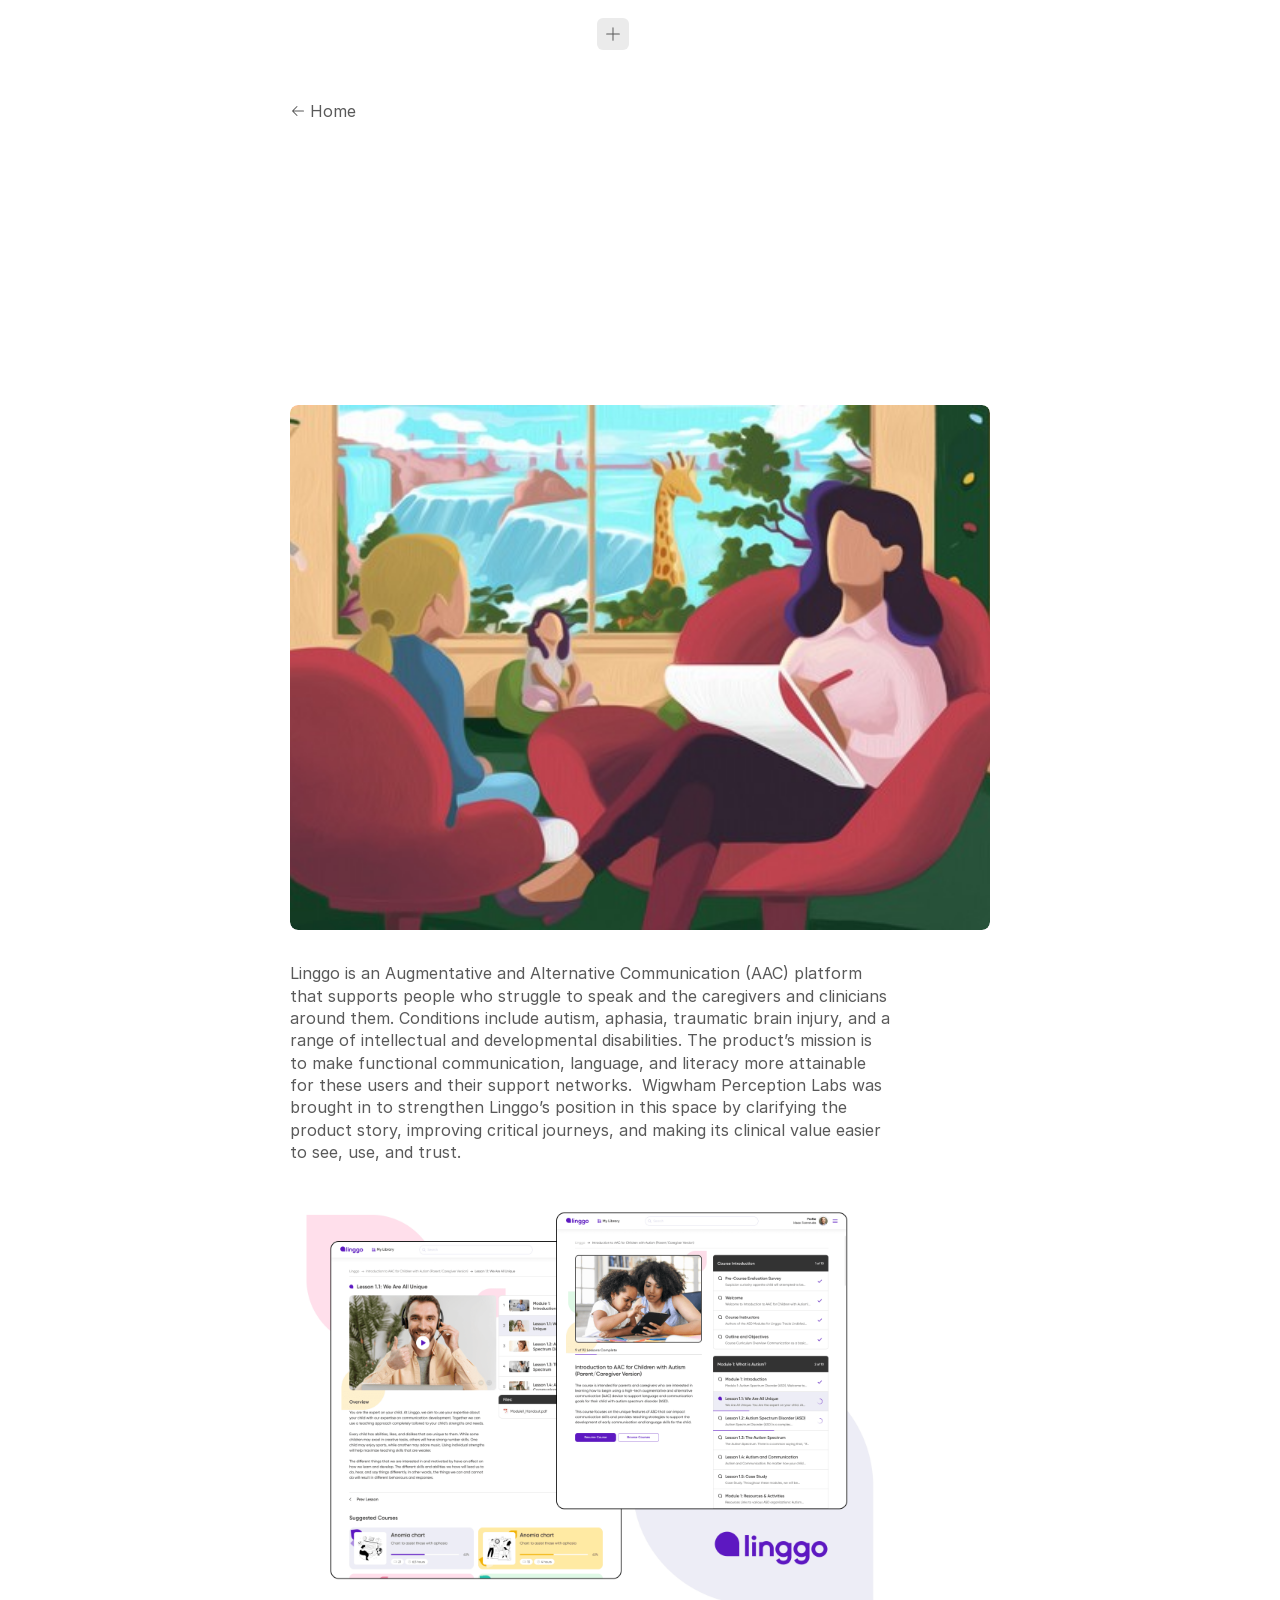
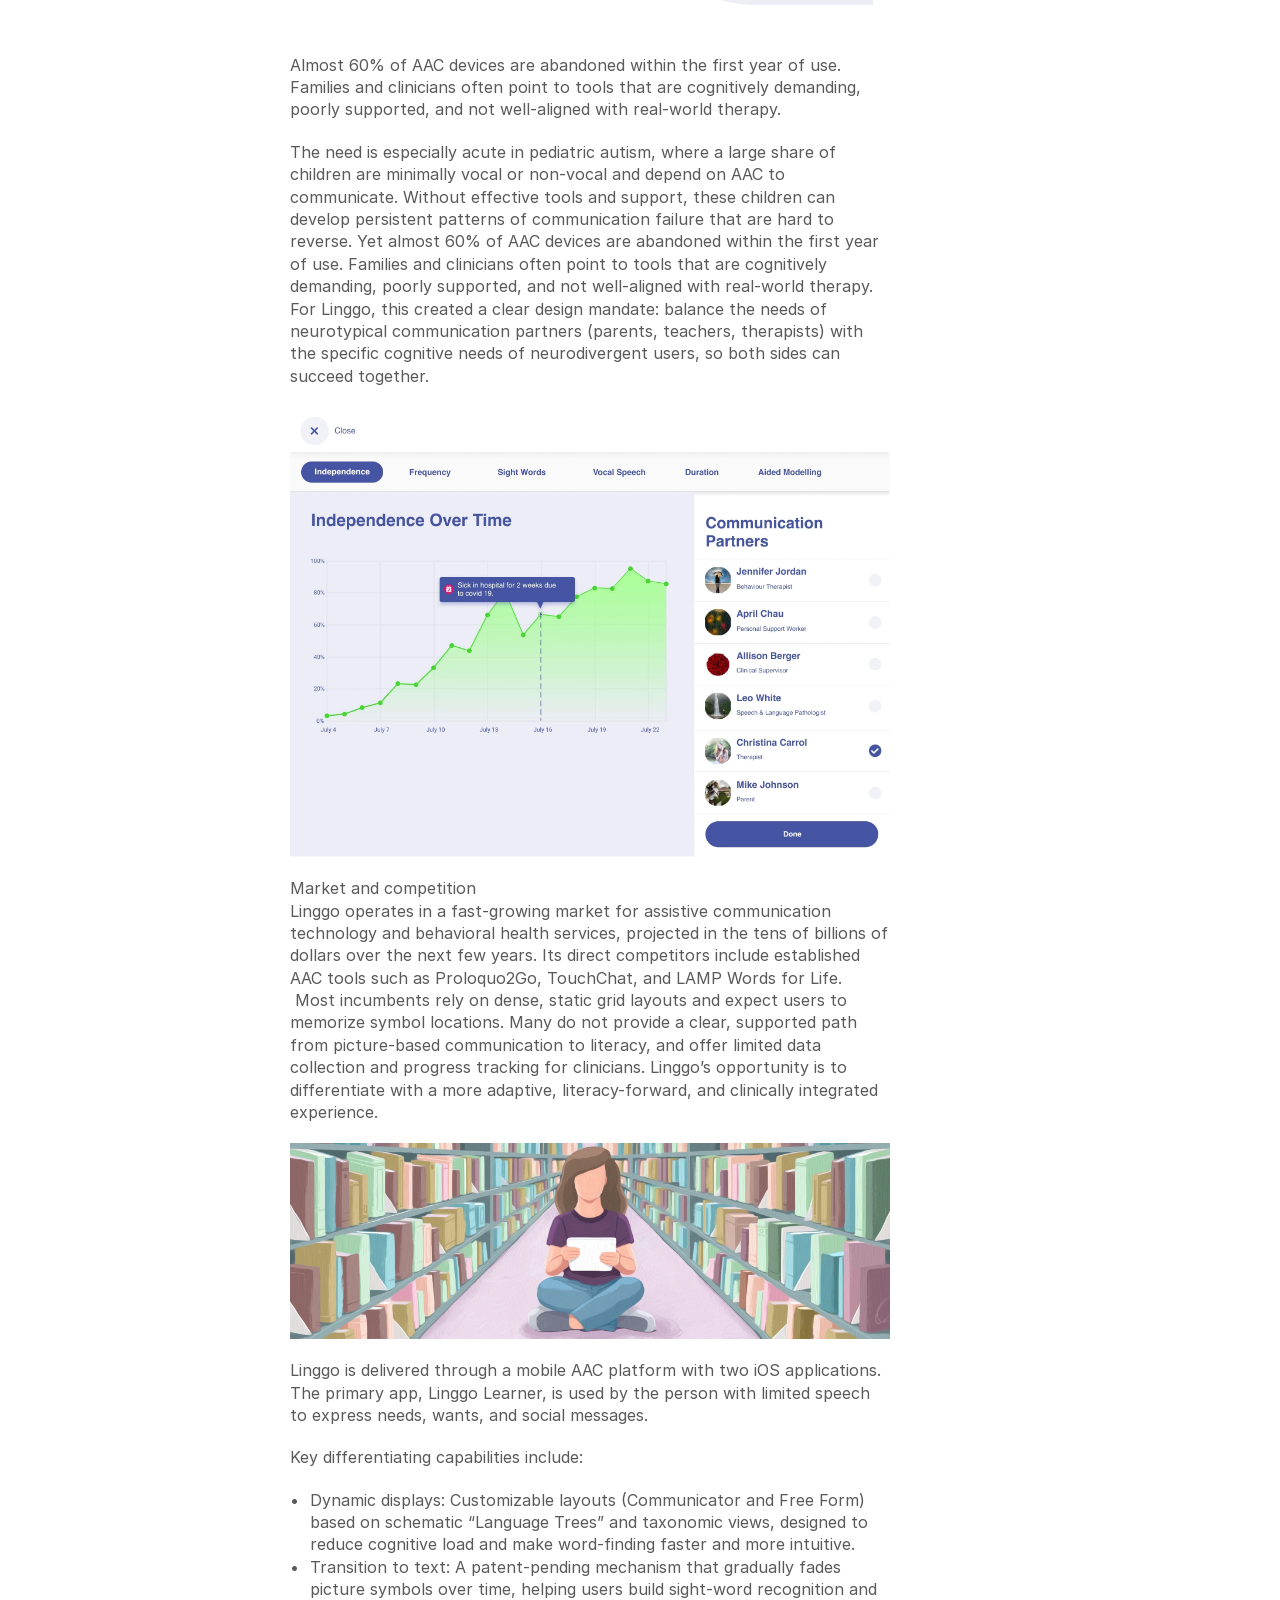
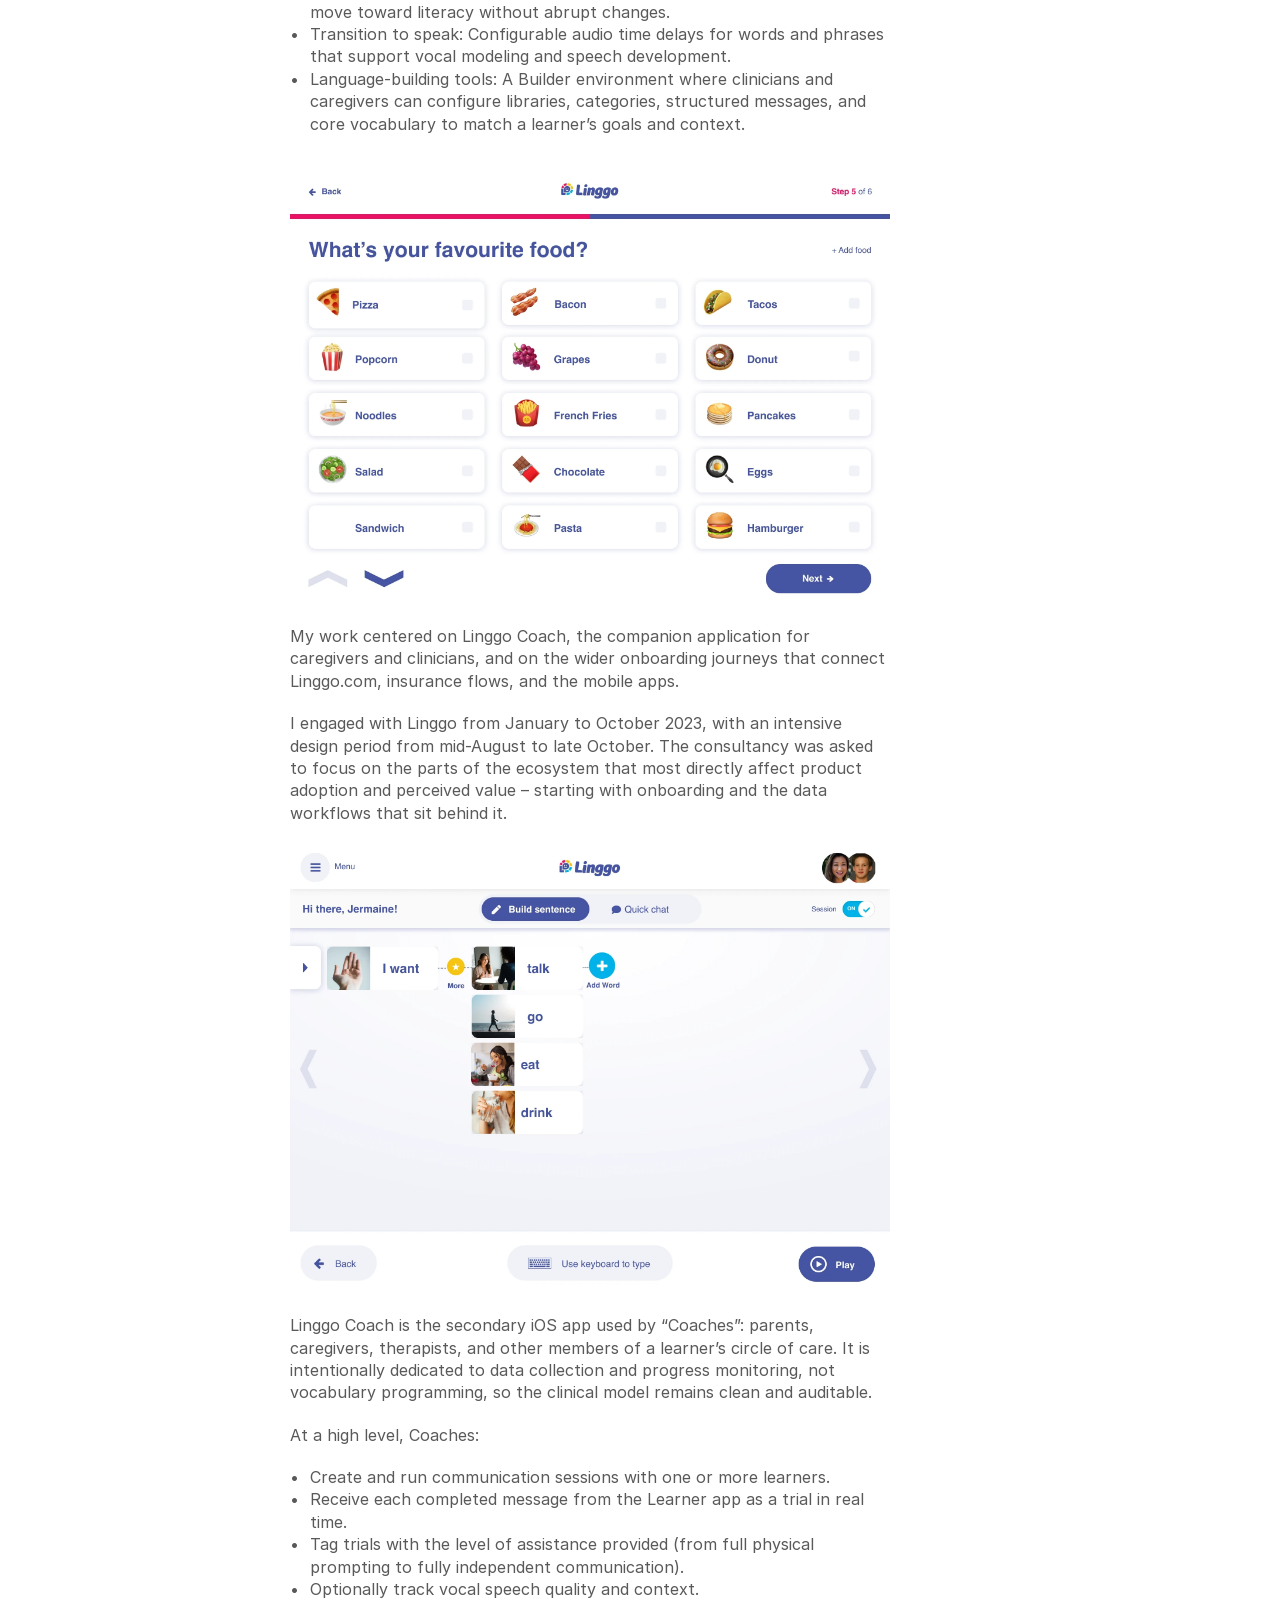
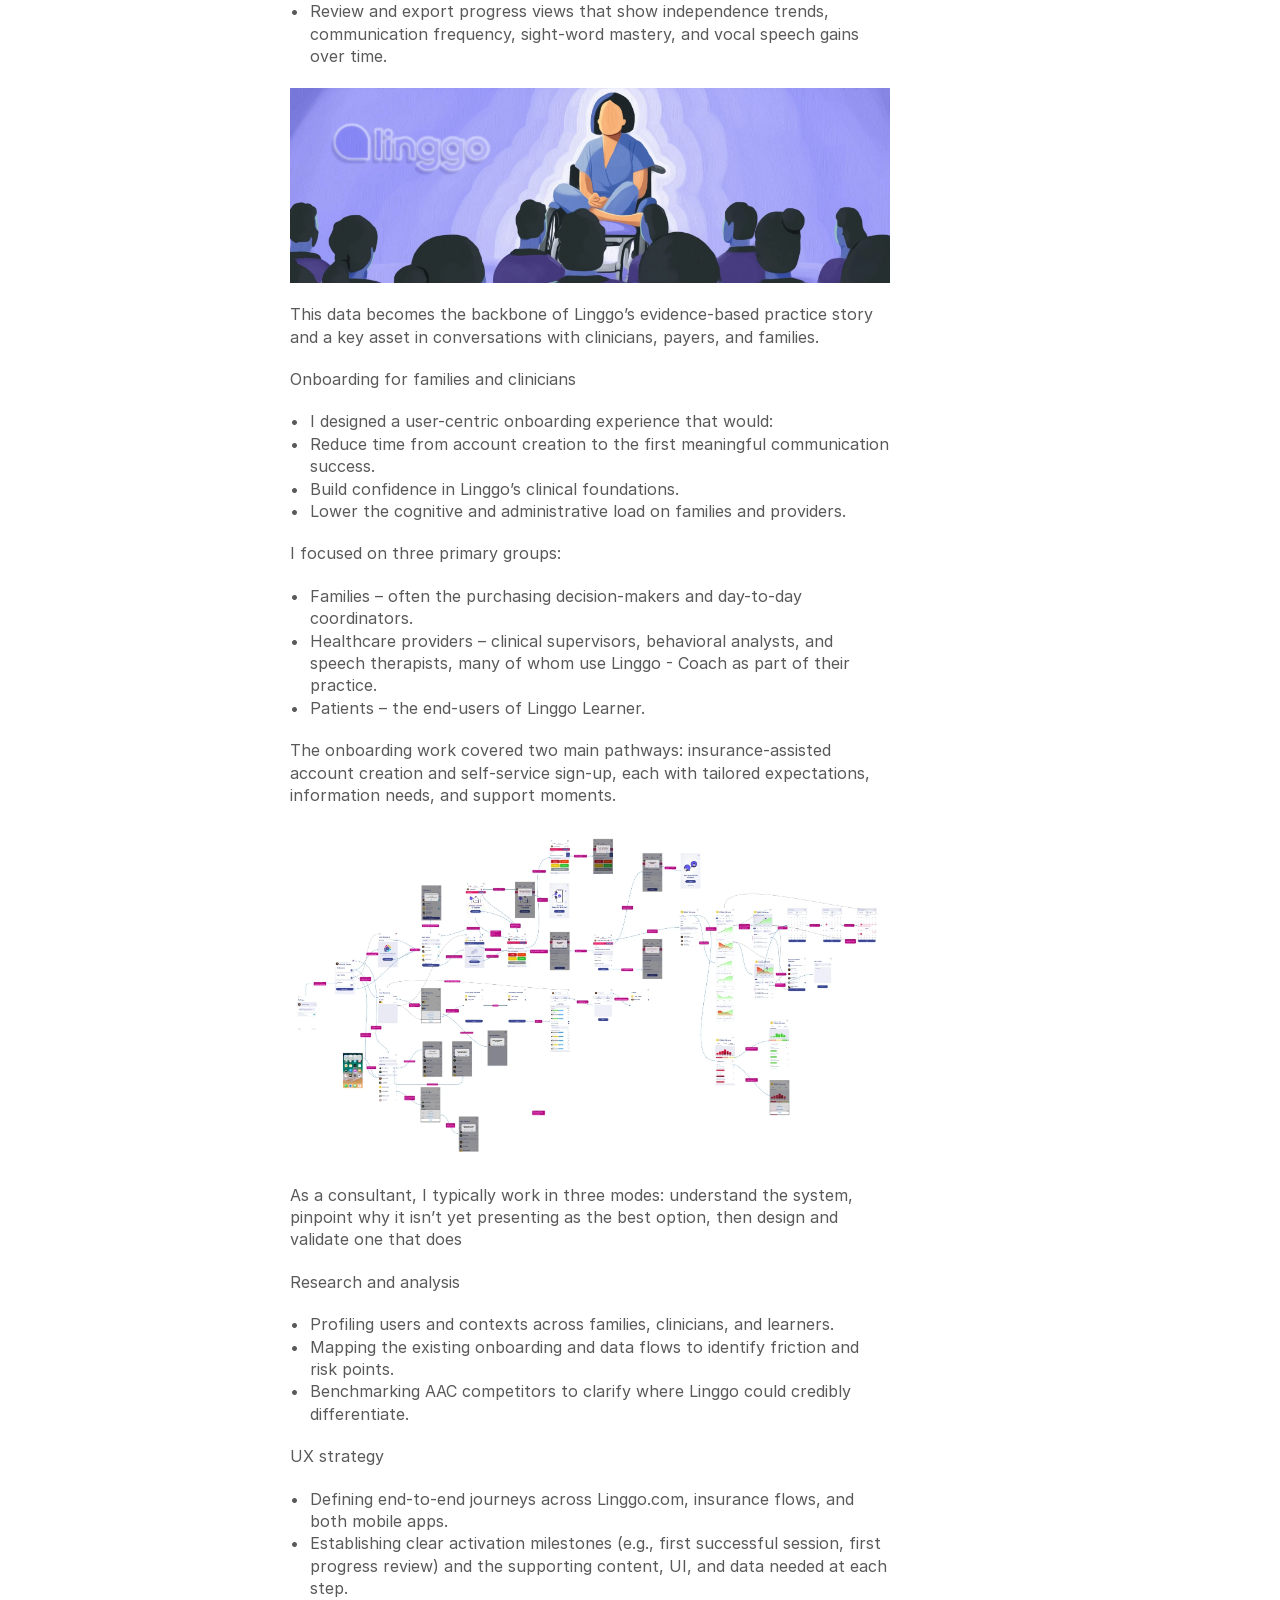
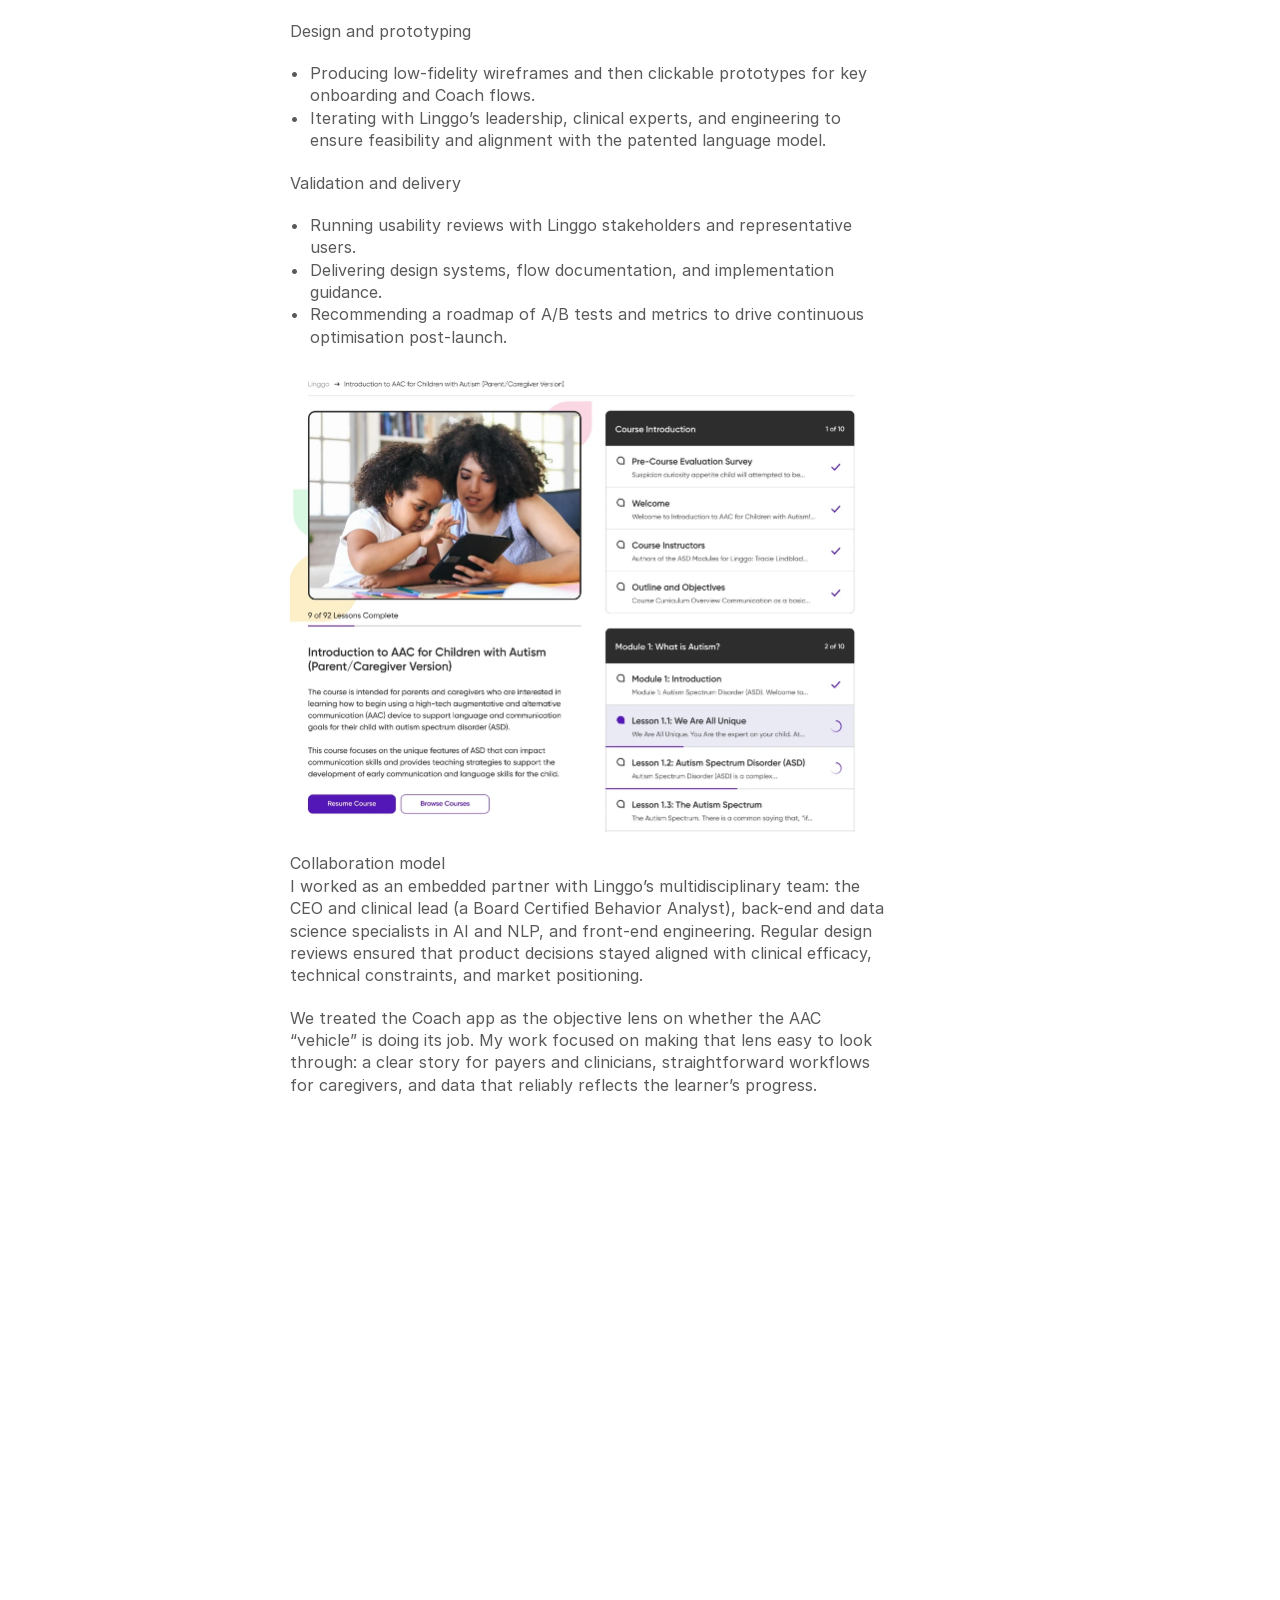
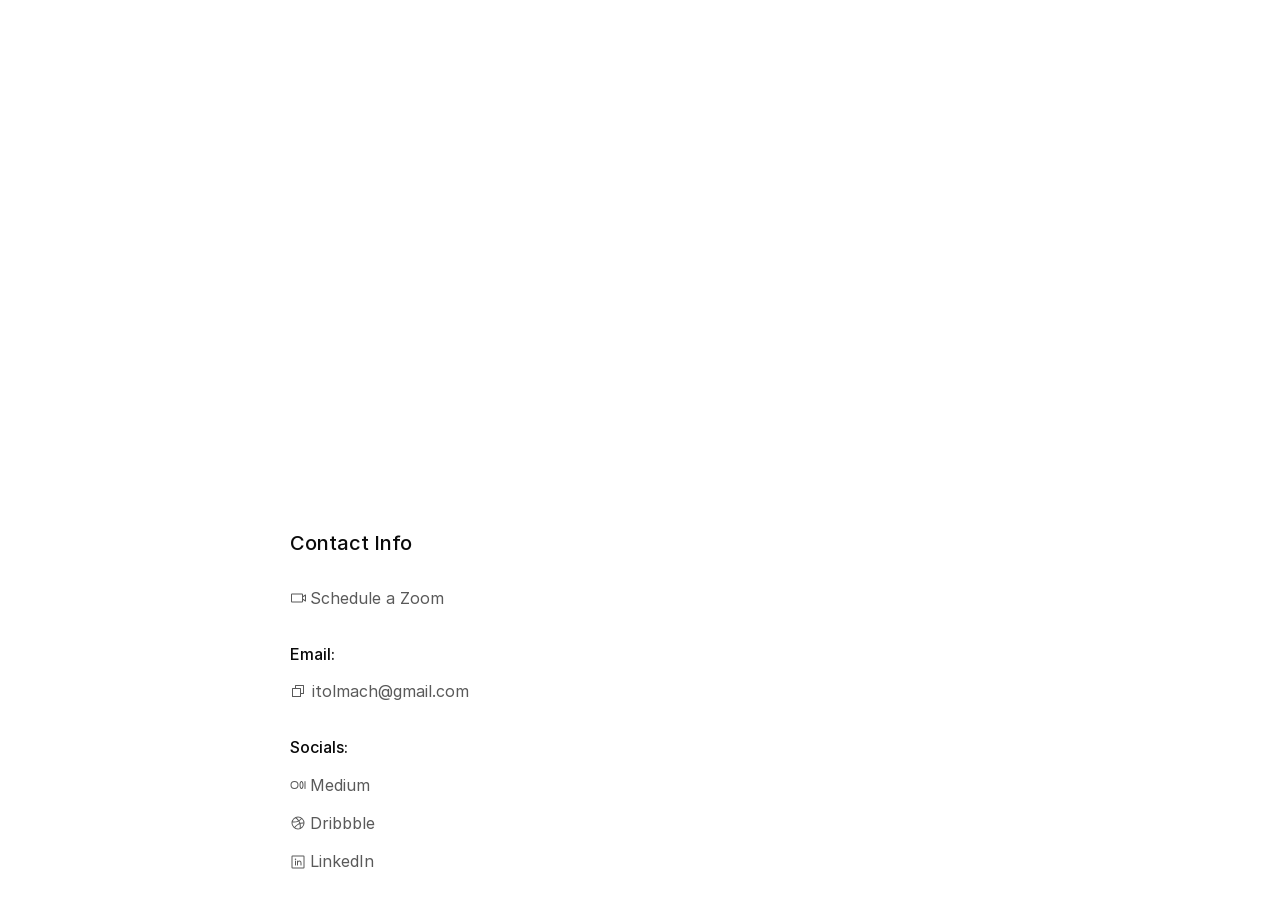
<file: work/linggo/index.html>
<!DOCTYPE html><html lang="en"><head><meta charSet="utf-8"/><meta name="viewport" content="width=device-width"/><link rel="preload" as="image" imageSrcSet="/assets/images/cdababayzlc0wne7pghwb29g4ve-819b969363.jpg 512w, /assets/images/cdababayzlc0wne7pghwb29g4ve-17037b2018.jpg 1024w, /assets/images/cdababayzlc0wne7pghwb29g4ve-d55519396a.jpg 2048w, /assets/images/cdababayzlc0wne7pghwb29g4ve-713cc79e74.jpg 2500w" imageSizes="(min-width: 1200px) min(max(100vw, 1px), 700px), (min-width: 810px) and (max-width: 1199.98px) min(max(100vw, 1px), 700px), (max-width: 809.98px) min(max(100vw - 32px, 1px), 700px)"/><link rel="preload" as="image" imageSrcSet="/assets/images/5bwlowdun1t3jee5ehsga8vsrxc-48d44a7eed.webp 512w, /assets/images/5bwlowdun1t3jee5ehsga8vsrxc-4a3f06402e.webp 1024w, /assets/images/5bwlowdun1t3jee5ehsga8vsrxc-72ee930752.webp 1920w" imageSizes="(min-width: 1200px) max(max((min(max(100vw, 1px), 700px) - 16px) / 2, 50px), 1px), (min-width: 810px) and (max-width: 1199.98px) max(max((min(max(100vw, 1px), 700px) - 16px) / 2, 50px), 1px), (max-width: 809.98px) max(min(max(100vw - 32px, 1px), 700px), 1px)"/><link rel="preload" as="image" imageSrcSet="/assets/images/tjiktnhrce2fbljr3aqifceins-e22198eca6.webp 512w, /assets/images/tjiktnhrce2fbljr3aqifceins-bd9a31e854.webp 1024w, /assets/images/tjiktnhrce2fbljr3aqifceins-5e75eec769.webp 2048w" imageSizes="(min-width: 1200px) max(max((min(max(100vw, 1px), 700px) - 16px) / 2, 50px), 1px), (min-width: 810px) and (max-width: 1199.98px) max(max((min(max(100vw, 1px), 700px) - 16px) / 2, 50px), 1px), (max-width: 809.98px) max(min(max(100vw - 32px, 1px), 700px), 1px)"/><link rel="preload" as="image" imageSrcSet="/assets/images/zc2degrwzlhqofy7ylbp0ebx9u4-e019c79dc4.png 512w, /assets/images/zc2degrwzlhqofy7ylbp0ebx9u4-066acc2cd8.png 1024w, /assets/images/zc2degrwzlhqofy7ylbp0ebx9u4-61ad112a0e.png 1920w" imageSizes="(min-width: 1200px) max(max((min(max(100vw, 1px), 700px) - 16px) / 2, 50px), 1px), (min-width: 810px) and (max-width: 1199.98px) max(max((min(max(100vw, 1px), 700px) - 16px) / 2, 50px), 1px), (max-width: 809.98px) max(min(max(100vw - 32px, 1px), 700px), 1px)"/><link rel="preload" as="image" imageSrcSet="/assets/images/daieeicco5wj0yqbd07b1xo-f894ff8817.png 512w, /assets/images/daieeicco5wj0yqbd07b1xo-7ad3db1c1d.png 1024w, /assets/images/daieeicco5wj0yqbd07b1xo-edc00019fe.png 2048w" imageSizes="(min-width: 1200px) max(max((min(max(100vw, 1px), 700px) - 16px) / 2, 50px), 1px), (min-width: 810px) and (max-width: 1199.98px) max(max((min(max(100vw, 1px), 700px) - 16px) / 2, 50px), 1px), (max-width: 809.98px) max(min(max(100vw - 32px, 1px), 700px), 1px)"/><link rel="stylesheet" href="/css/site.css"/><link rel="stylesheet" href="/css/work-item.css"/><title>Linggo</title><meta name="description" content="Human-centered redesign of Linggo, an AAC platform for complex communication needs"/><link rel="canonical" href="https://itolmach.com/work/linggo"/><meta property="og:title" content="Linggo"/><meta property="og:description" content="Human-centered redesign of Linggo, an AAC platform for complex communication needs"/><meta property="og:image" content="https://itolmach.com/assets/images/cdababayzlc0wne7pghwb29g4ve-713cc79e74.jpg"/><meta property="og:type" content="website"/><meta name="twitter:card" content="summary_large_image"/><meta name="twitter:title" content="Linggo"/><meta name="twitter:description" content="Human-centered redesign of Linggo, an AAC platform for complex communication needs"/><meta name="twitter:image" content="https://itolmach.com/assets/images/cdababayzlc0wne7pghwb29g4ve-713cc79e74.jpg"/><link rel="icon" href="/assets/images/yzkgt5axeskln1ruljnxcyfg0iq-c397c38dc8.png" media="(prefers-color-scheme: light)"/><link rel="icon" href="/assets/images/yzkgt5axeskln1ruljnxcyfg0iq-c397c38dc8.png" media="(prefers-color-scheme: dark)"/><link rel="apple-touch-icon" href="/assets/images/yzkgt5axeskln1ruljnxcyfg0iq-c397c38dc8.png"/><script src="/js/site.js" defer></script></head><body><div id="main"><div class="framer-llO7B framer-1dfgugx" data-layout-template="true" style="min-height:100vh;width:auto"><div class="framer-1kdxca4-container"><div class="ssr-variant hidden-1avhpe5"><header class="framer-1wtts framer-mthj8f" style="width:100%"><nav class="framer-dxl58f"><div class="framer-pda0m-container" style="--from-opacity:0;--motion-in:motion-opacity;--motion-out:motion-opacity-out;--motion-duration:var(--spring-31_97-10_18-duration);--motion-ease:var(--spring-31_97-10_18)" data-motion="reveal" data-motion-once="" data-motion-at="from-1200 from-1200 from-810 from-810"><nav class="framer-ijaxg framer-qeTca framer-bbukR framer-17eehuw framer-v-1rf0r2i" style="background-color:rgba(0, 0, 0, 0);border-bottom-left-radius:8px;border-bottom-right-radius:8px;border-top-left-radius:8px;border-top-right-radius:8px"><div class="framer-17q4vxx"><div class="framer-e8v5b5" style="opacity:0"><div class="framer-k8eham" style="transform:none" data-framer-component-type="RichTextContainer"><p class="framer-text framer-styles-preset-1o6q10j"><a class="framer-text framer-styles-preset-1g7mae4" href="/#about">About</a></p></div><div class="framer-1u77b3z" style="transform:none" data-framer-component-type="RichTextContainer"><p class="framer-text framer-styles-preset-1o6q10j"><a class="framer-text framer-styles-preset-1g7mae4" href="/#work">Work</a></p></div><div class="framer-xxt5yw" style="transform:none" data-framer-component-type="RichTextContainer"><p class="framer-text framer-styles-preset-1o6q10j"><a class="framer-text framer-styles-preset-1g7mae4" href="/#experience">Experience</a></p></div></div><div class="framer-81gjg6" style="backdrop-filter:blur(10px);background-color:var(--token-daafa54d-7b22-4a97-bd53-87b12775dffd, rgb(36, 36, 36));-webkit-backdrop-filter:blur(10px);border-bottom-left-radius:6px;border-bottom-right-radius:6px;border-top-left-radius:6px;border-top-right-radius:6px" tabindex="0"><div class="framer-1sh18di-container" style="transform:rotate(-45deg)"><div style="display:contents"><svg xmlns="http://www.w3.org/2000/svg" viewBox="0 0 256 256" focusable="false" color="var(--token-66a88aa6-8fc9-447d-b229-c1bafaea57af, rgb(171, 171, 171))" style="user-select: none; width: 100%; height: 100%; display: inline-block; fill: var(--token-66a88aa6-8fc9-447d-b229-c1bafaea57af, rgb(171, 171, 171)); color: var(--token-66a88aa6-8fc9-447d-b229-c1bafaea57af, rgb(171, 171, 171)); flex-shrink: 0;"><g color="var(--token-66a88aa6-8fc9-447d-b229-c1bafaea57af, rgb(171, 171, 171))" weight="regular"><path d="M205.66,194.34a8,8,0,0,1-11.32,11.32L128,139.31,61.66,205.66a8,8,0,0,1-11.32-11.32L116.69,128,50.34,61.66A8,8,0,0,1,61.66,50.34L128,116.69l66.34-66.35a8,8,0,0,1,11.32,11.32L139.31,128Z"></path></g></svg></div></div></div><div class="framer-19tmaln" style="opacity:0"><div class="framer-pcv6n2" style="transform:none" data-framer-component-type="RichTextContainer"><p class="framer-text framer-styles-preset-1o6q10j"><a class="framer-text framer-styles-preset-1g7mae4" href="/#education">Education</a></p></div><div class="framer-eww1kr" style="transform:none" data-framer-component-type="RichTextContainer"><p class="framer-text framer-styles-preset-1o6q10j"><a class="framer-text framer-styles-preset-1g7mae4" href="/#blog">Publications</a></p></div><div class="framer-3x6288" style="transform:none" data-framer-component-type="RichTextContainer"><p class="framer-text framer-styles-preset-1o6q10j"><a class="framer-text framer-styles-preset-1g7mae4" href="/#contact">Contact</a></p></div></div></div></nav></div></nav></header></div><div class="ssr-variant hidden-gmuizj hidden-1dfgugx"><header class="framer-1wtts framer-mthj8f framer-v-1mabc7a" style="width:100%"><nav class="framer-dxl58f"><div class="framer-pda0m-container" style="--from-opacity:0;--motion-in:motion-opacity;--motion-out:motion-opacity-out;--motion-duration:var(--spring-31_97-10_18-duration);--motion-ease:var(--spring-31_97-10_18)" data-motion="reveal" data-motion-once="" data-motion-at="from-0 from-0"><nav class="framer-ijaxg framer-qeTca framer-bbukR framer-17eehuw framer-v-zfahja" style="background-color:var(--token-daafa54d-7b22-4a97-bd53-87b12775dffd, rgb(36, 36, 36));border-bottom-left-radius:8px;border-bottom-right-radius:8px;border-top-left-radius:8px;border-top-right-radius:8px"><div class="framer-17q4vxx"><div class="framer-81gjg6" style="backdrop-filter:blur(10px);background-color:var(--token-daafa54d-7b22-4a97-bd53-87b12775dffd, rgb(36, 36, 36));-webkit-backdrop-filter:blur(10px);border-bottom-left-radius:6px;border-bottom-right-radius:6px;border-top-left-radius:6px;border-top-right-radius:6px" tabindex="0"><div class="framer-1sh18di-container" style="transform:rotate(45deg)"><div style="display:contents"><svg xmlns="http://www.w3.org/2000/svg" viewBox="0 0 256 256" focusable="false" color="var(--token-66a88aa6-8fc9-447d-b229-c1bafaea57af, rgb(171, 171, 171))" style="user-select: none; width: 100%; height: 100%; display: inline-block; fill: var(--token-66a88aa6-8fc9-447d-b229-c1bafaea57af, rgb(171, 171, 171)); color: var(--token-66a88aa6-8fc9-447d-b229-c1bafaea57af, rgb(171, 171, 171)); flex-shrink: 0;"><g color="var(--token-66a88aa6-8fc9-447d-b229-c1bafaea57af, rgb(171, 171, 171))" weight="regular"><path d="M205.66,194.34a8,8,0,0,1-11.32,11.32L128,139.31,61.66,205.66a8,8,0,0,1-11.32-11.32L116.69,128,50.34,61.66A8,8,0,0,1,61.66,50.34L128,116.69l66.34-66.35a8,8,0,0,1,11.32,11.32L139.31,128Z"></path></g></svg></div></div></div></div></nav></div></nav></header></div></div><div class="framer-GXr1i framer-AitSa framer-L5z9z framer-NJaK4 framer-CbSfc framer-sooz6 framer-cdURh framer-uwfet framer-bbukR framer-piAT8 framer-55v541" style="min-height:100vh;width:auto;display:contents"><section class="framer-mjm075"><div class="framer-17h34sf"><div class="framer-1tdf5yw"><div class="framer-3snuwu" style="--from-opacity:0;--motion-in:motion-opacity;--motion-out:motion-opacity-out;--motion-duration:var(--spring-31_97-10_18-duration);--motion-ease:var(--spring-31_97-10_18)" data-motion="reveal" data-motion-once=""><div class="framer-2fyiqn-container"><a aria-label="Icon button" class="framer-XdPwZ framer-L5z9z framer-t72803 framer-zfyoi4" href="/"><div class="framer-ohkc6l-container"><div style="display:contents"><svg xmlns="http://www.w3.org/2000/svg" viewBox="0 0 256 256" focusable="false" color="var(--token-66a88aa6-8fc9-447d-b229-c1bafaea57af, rgb(51, 51, 51))" style="user-select:none;width:100%;height:100%;display:inline-block;fill:var(--hover-fill, var(--token-66a88aa6-8fc9-447d-b229-c1bafaea57af, rgb(51, 51, 51)));color:var(--hover-color, var(--token-66a88aa6-8fc9-447d-b229-c1bafaea57af, rgb(51, 51, 51)));flex-shrink:0"><g color="var(--token-66a88aa6-8fc9-447d-b229-c1bafaea57af, rgb(51, 51, 51))" weight="regular"><path d="M224,128a8,8,0,0,1-8,8H59.31l58.35,58.34a8,8,0,0,1-11.32,11.32l-72-72a8,8,0,0,1,0-11.32l72-72a8,8,0,0,1,11.32,11.32L59.31,120H216A8,8,0,0,1,224,128Z"></path></g></svg></div></div><div class="framer-b77hmu" style="--extracted-r6o4lv:var(--hover-extracted-r6o4lv, var(--token-66a88aa6-8fc9-447d-b229-c1bafaea57af, rgb(51, 51, 51)));--framer-link-text-color:rgb(0, 153, 255);--framer-link-text-decoration:underline;transform:none" data-framer-component-type="RichTextContainer"><p class="framer-text framer-styles-preset-1us66h8" style="--framer-text-color:var(--hover-framer-text-color, var(--extracted-r6o4lv, var(--token-66a88aa6-8fc9-447d-b229-c1bafaea57af, rgb(51, 51, 51))))">Home</p></div></a></div></div><div class="framer-bjul1p"><div class="framer-1kbbaqb" style="will-change:transform;opacity:0;transform:none"><div class="ssr-variant hidden-ho5o76"><div class="framer-vt3msw" style="transform:none" data-framer-component-type="RichTextContainer"><h1 class="framer-text framer-styles-preset-cnkitt">Linggo</h1></div></div><div class="ssr-variant hidden-15wtvpo hidden-55v541"><div class="framer-vt3msw" style="transform:none" data-framer-component-type="RichTextContainer"><h1 class="framer-text framer-styles-preset-cnkitt" style="--framer-text-alignment:left">Linggo</h1></div></div><div class="ssr-variant hidden-ho5o76"><div class="framer-vh315j" style="transform:none" data-framer-component-type="RichTextContainer"><p class="framer-text framer-styles-preset-1us66h8">Human-centered redesign of Linggo, an AAC platform for complex communication needs</p></div></div><div class="ssr-variant hidden-15wtvpo hidden-55v541"><div class="framer-vh315j" style="transform:none" data-framer-component-type="RichTextContainer"><p class="framer-text framer-styles-preset-1us66h8" style="--framer-text-alignment:left">Human-centered redesign of Linggo, an AAC platform for complex communication needs</p></div></div><div class="framer-1uish2e"><div class="framer-1y7smco" data-border="true"><div class="ssr-variant hidden-ho5o76"><div class="framer-1p86sk9" style="transform:none" data-framer-component-type="RichTextContainer"><p class="framer-text framer-styles-preset-1qzg6xa">Impact</p></div></div><div class="ssr-variant hidden-15wtvpo hidden-55v541"><div class="framer-1p86sk9" style="transform:none" data-framer-component-type="RichTextContainer"><p class="framer-text framer-styles-preset-1qzg6xa" style="--framer-text-alignment:left">May 15, 2024</p></div></div><div class="ssr-variant hidden-ho5o76"><div class="framer-1v2x75n" style="transform:none" data-framer-component-type="RichTextContainer"><p class="framer-text framer-styles-preset-1qzg6xa" style="--framer-text-color:var(--token-dc11ae94-e5e0-46b4-a7bb-6a89927d0b69, rgb(250, 250, 250))">A Megatool for Battling Autism</p></div></div><div class="ssr-variant hidden-15wtvpo hidden-55v541"><div class="framer-1v2x75n" style="transform:none" data-framer-component-type="RichTextContainer"><p class="framer-text framer-styles-preset-1qzg6xa" style="--framer-text-alignment:left">A Megatool for Battling Autism</p></div></div></div><div class="framer-1l780re" data-border="true"><div class="ssr-variant hidden-ho5o76"><div class="framer-72xo37" style="transform:none" data-framer-component-type="RichTextContainer"><p class="framer-text framer-styles-preset-1qzg6xa">Services</p></div></div><div class="ssr-variant hidden-15wtvpo hidden-55v541"><div class="framer-72xo37" style="transform:none" data-framer-component-type="RichTextContainer"><p class="framer-text framer-styles-preset-1qzg6xa" style="--framer-text-alignment:left">May 15, 2024</p></div></div><div class="ssr-variant hidden-ho5o76"><div class="framer-1wztxhj" style="transform:none" data-framer-component-type="RichTextContainer"><p class="framer-text framer-styles-preset-1qzg6xa" style="--framer-text-color:var(--token-dc11ae94-e5e0-46b4-a7bb-6a89927d0b69, rgb(250, 250, 250))">UX</p></div></div><div class="ssr-variant hidden-15wtvpo hidden-55v541"><div class="framer-1wztxhj" style="transform:none" data-framer-component-type="RichTextContainer"><p class="framer-text framer-styles-preset-1qzg6xa" style="--framer-text-alignment:left">UX</p></div></div></div><div class="framer-dyeniv" data-border="true"><div class="ssr-variant hidden-ho5o76"><div class="framer-1gaxqgv" style="transform:none" data-framer-component-type="RichTextContainer"><p class="framer-text framer-styles-preset-1qzg6xa">Client</p></div></div><div class="ssr-variant hidden-15wtvpo hidden-55v541"><div class="framer-1gaxqgv" style="transform:none" data-framer-component-type="RichTextContainer"><p class="framer-text framer-styles-preset-1qzg6xa" style="--framer-text-alignment:left">May 15, 2024</p></div></div><div class="ssr-variant hidden-ho5o76"><div class="framer-10sbjge" style="transform:none" data-framer-component-type="RichTextContainer"><p class="framer-text framer-styles-preset-1qzg6xa" style="--framer-text-color:var(--token-dc11ae94-e5e0-46b4-a7bb-6a89927d0b69, rgb(250, 250, 250))">Ontario Autism</p></div></div><div class="ssr-variant hidden-15wtvpo hidden-55v541"><div class="framer-10sbjge" style="transform:none" data-framer-component-type="RichTextContainer"><p class="framer-text framer-styles-preset-1qzg6xa" style="--framer-text-alignment:left">Ontario Autism</p></div></div></div><div class="framer-ku6xmv" data-border="true"><div class="ssr-variant hidden-ho5o76"><div class="framer-frw4j8" style="transform:none" data-framer-component-type="RichTextContainer"><p class="framer-text framer-styles-preset-1qzg6xa">Year</p></div></div><div class="ssr-variant hidden-15wtvpo hidden-55v541"><div class="framer-frw4j8" style="transform:none" data-framer-component-type="RichTextContainer"><p class="framer-text framer-styles-preset-1qzg6xa" style="--framer-text-alignment:left">May 15, 2024</p></div></div><div class="ssr-variant hidden-ho5o76"><div class="framer-lhr5zp" style="transform:none" data-framer-component-type="RichTextContainer"><p class="framer-text framer-styles-preset-1qzg6xa" style="--framer-text-color:var(--token-dc11ae94-e5e0-46b4-a7bb-6a89927d0b69, rgb(250, 250, 250))">2023</p></div></div><div class="ssr-variant hidden-15wtvpo hidden-55v541"><div class="framer-lhr5zp" style="transform:none" data-framer-component-type="RichTextContainer"><p class="framer-text framer-styles-preset-1qzg6xa" style="--framer-text-alignment:left">2023</p></div></div></div></div></div><div class="ssr-variant hidden-ho5o76"><div class="framer-1qyz6yg" style="--from-opacity:0;--motion-in:motion-opacity;--motion-out:motion-opacity-out;--motion-duration:var(--spring-31_97-10_18-duration);--motion-ease:var(--spring-31_97-10_18)" data-motion="reveal" data-motion-once="" data-motion-at="from-1200 from-1200 from-810 from-810"><div style="position:absolute;border-radius:inherit;corner-shape:inherit;top:0;right:0;bottom:0;left:0"><img decoding="async" width="2500" height="816" sizes="(min-width: 1200px) min(max(100vw, 1px), 700px), (min-width: 810px) and (max-width: 1199.98px) min(max(100vw, 1px), 700px), (max-width: 809.98px) min(max(100vw - 32px, 1px), 700px)" srcSet="/assets/images/cdababayzlc0wne7pghwb29g4ve-819b969363.jpg 512w, /assets/images/cdababayzlc0wne7pghwb29g4ve-17037b2018.jpg 1024w, /assets/images/cdababayzlc0wne7pghwb29g4ve-d55519396a.jpg 2048w, /assets/images/cdababayzlc0wne7pghwb29g4ve-713cc79e74.jpg 2500w" src="/assets/images/cdababayzlc0wne7pghwb29g4ve-713cc79e74.jpg" alt="" style="display:block;width:100%;height:100%;border-radius:inherit;corner-shape:inherit;object-position:center;object-fit:cover"/></div></div></div><div class="ssr-variant hidden-15wtvpo hidden-55v541"><div class="framer-1qyz6yg" style="--from-opacity:0;--motion-in:motion-opacity;--motion-out:motion-opacity-out;--motion-duration:var(--spring-31_97-10_18-duration);--motion-ease:var(--spring-31_97-10_18)" data-motion="reveal" data-motion-once="" data-motion-at="from-0 from-0"><div style="position:absolute;border-radius:inherit;corner-shape:inherit;top:0;right:0;bottom:0;left:0"><img decoding="async" width="2500" height="816" sizes="(min-width: 1200px) min(max(100vw, 1px), 700px), (min-width: 810px) and (max-width: 1199.98px) min(max(100vw, 1px), 700px), (max-width: 809.98px) min(max(100vw - 32px, 1px), 700px)" srcSet="/assets/images/cdababayzlc0wne7pghwb29g4ve-819b969363.jpg 512w, /assets/images/cdababayzlc0wne7pghwb29g4ve-17037b2018.jpg 1024w, /assets/images/cdababayzlc0wne7pghwb29g4ve-d55519396a.jpg 2048w, /assets/images/cdababayzlc0wne7pghwb29g4ve-713cc79e74.jpg 2500w" src="/assets/images/cdababayzlc0wne7pghwb29g4ve-713cc79e74.jpg" alt="" style="display:block;width:100%;height:100%;border-radius:inherit;corner-shape:inherit;object-position:center;object-fit:cover"/></div></div></div></div><div class="framer-1riu3aw"><div class="framer-t4ft0s" style="--from-opacity:0;--motion-in:motion-opacity;--motion-out:motion-opacity-out;--motion-duration:var(--spring-31_97-10_18-duration);--motion-ease:var(--spring-31_97-10_18)" data-framer-component-type="RichTextContainer" data-motion="reveal" data-motion-once=""><p class="framer-text framer-styles-preset-1us66h8">Linggo is an Augmentative and Alternative Communication (AAC) platform that supports people who struggle to speak and the caregivers and clinicians around them. Conditions include autism, aphasia, traumatic brain injury, and a range of intellectual and developmental disabilities. The product’s mission is to make functional communication, language, and literacy more attainable for these users and their support networks. &nbsp;Wigwham Perception Labs was brought in to strengthen Linggo’s position in this space by clarifying the product story, improving critical journeys, and making its clinical value easier to see, use, and trust.</p><img class="framer-text framer-image framer-styles-preset-kq0k92" src="/assets/images/wxnzkxlg7jjcgfoav4a1xc34d6o-a0ec8b2948.png" alt="" width="800" height="600" srcset="/assets/images/wxnzkxlg7jjcgfoav4a1xc34d6o-b6466b8fdb.png 512w, /assets/images/wxnzkxlg7jjcgfoav4a1xc34d6o-7e129234d0.png 1024w, /assets/images/wxnzkxlg7jjcgfoav4a1xc34d6o-a0ec8b2948.png 1600w" sizes="(min-width: 1200px) 100vw, (min-width: 810px) and (max-width: 1199.98px) 100vw, (max-width: 809.98px) 100vw" style="aspect-ratio:1600 / 1200"><p class="framer-text framer-styles-preset-1us66h8">Almost 60% of AAC devices are abandoned within the first year of use. Families and clinicians often point to tools that are cognitively demanding, poorly supported, and not well-aligned with real-world therapy.</p><p class="framer-text framer-styles-preset-1us66h8">The need is especially acute in pediatric autism, where a large share of children are minimally vocal or non-vocal and depend on AAC to communicate. Without effective tools and support, these children can develop persistent patterns of communication failure that are hard to reverse. Yet almost 60% of AAC devices are abandoned within the first year of use. Families and clinicians often point to tools that are cognitively demanding, poorly supported, and not well-aligned with real-world therapy. For Linggo, this created a clear design mandate: balance the needs of neurotypical communication partners (parents, teachers, therapists) with the specific cognitive needs of neurodivergent users, so both sides can succeed together.</p><img class="framer-text framer-image framer-styles-preset-kq0k92" src="/assets/images/nzsg8vtgtg0qodebgaenqrka-e2bf201112.webp" alt="" width="1024" height="768" srcset="/assets/images/nzsg8vtgtg0qodebgaenqrka-75cc655fb9.webp 512w, /assets/images/nzsg8vtgtg0qodebgaenqrka-28ac080032.webp 1024w, /assets/images/nzsg8vtgtg0qodebgaenqrka-e2bf201112.webp 2048w" sizes="(min-width: 1200px) 100vw, (min-width: 810px) and (max-width: 1199.98px) 100vw, (max-width: 809.98px) 100vw" style="aspect-ratio:2048 / 1536"><p class="framer-text framer-styles-preset-1us66h8">Market and competition<br>Linggo operates in a fast-growing market for assistive communication technology and behavioral health services, projected in the tens of billions of dollars over the next few years. Its direct competitors include established AAC tools such as Proloquo2Go, TouchChat, and LAMP Words for Life. &nbsp;Most incumbents rely on dense, static grid layouts and expect users to memorize symbol locations. Many do not provide a clear, supported path from picture-based communication to literacy, and offer limited data collection and progress tracking for clinicians. Linggo’s opportunity is to differentiate with a more adaptive, literacy-forward, and clinically integrated experience.</p><img class="framer-text framer-image framer-styles-preset-kq0k92" src="/assets/images/dmu29fikr0utdaezgotq28zwnss-5b71a9f7d9.webp" alt="" width="1024" height="334" srcset="/assets/images/dmu29fikr0utdaezgotq28zwnss-3d37b4ae19.webp 512w, /assets/images/dmu29fikr0utdaezgotq28zwnss-916535bc1f.webp 1024w, /assets/images/dmu29fikr0utdaezgotq28zwnss-5b71a9f7d9.webp 2048w" sizes="(min-width: 1200px) max(100vw, min(max(100vw, 1px), 700px)), (min-width: 810px) and (max-width: 1199.98px) max(100vw, min(max(100vw, 1px), 700px)), (max-width: 809.98px) max(100vw, min(max(100vw - 32px, 1px), 700px))" style="aspect-ratio:2048 / 668"><p class="framer-text framer-styles-preset-1us66h8">Linggo is delivered through a mobile AAC platform with two iOS applications. The primary app, Linggo Learner, is used by the person with limited speech to express needs, wants, and social messages.</p><p class="framer-text framer-styles-preset-1us66h8">Key differentiating capabilities include:</p><ul class="framer-text"><li class="framer-text framer-styles-preset-1us66h8"><p class="framer-text framer-styles-preset-1us66h8">Dynamic displays: Customizable layouts (Communicator and Free Form) based on schematic “Language Trees” and taxonomic views, designed to reduce cognitive load and make word-finding faster and more intuitive.</p></li><li class="framer-text framer-styles-preset-1us66h8"><p class="framer-text framer-styles-preset-1us66h8">Transition to text: A patent-pending mechanism that gradually fades picture symbols over time, helping users build sight-word recognition and move toward literacy without abrupt changes.</p></li><li class="framer-text framer-styles-preset-1us66h8"><p class="framer-text framer-styles-preset-1us66h8">Transition to speak: Configurable audio time delays for words and phrases that support vocal modeling and speech development.</p></li><li class="framer-text framer-styles-preset-1us66h8"><p class="framer-text framer-styles-preset-1us66h8">Language-building tools: A Builder environment where clinicians and caregivers can configure libraries, categories, structured messages, and core vocabulary to match a learner’s goals and context.</p></li></ul><img class="framer-text framer-image framer-styles-preset-kq0k92" src="/assets/images/eeb421p9osysttdcbexz7wjm4-2d8781dbe2.webp" alt="" width="1024" height="768" srcset="/assets/images/eeb421p9osysttdcbexz7wjm4-93e2095501.webp 512w, /assets/images/eeb421p9osysttdcbexz7wjm4-a7895009f9.webp 1024w, /assets/images/eeb421p9osysttdcbexz7wjm4-2d8781dbe2.webp 2048w" sizes="(min-width: 1200px) max(100vw, min(max(100vw, 1px), 700px)), (min-width: 810px) and (max-width: 1199.98px) max(100vw, min(max(100vw, 1px), 700px)), (max-width: 809.98px) max(100vw, min(max(100vw - 32px, 1px), 700px))" style="aspect-ratio:2048 / 1536"><p class="framer-text framer-styles-preset-1us66h8">My work centered on Linggo Coach, the companion application for caregivers and clinicians, and on the wider onboarding journeys that connect Linggo.com, insurance flows, and the mobile apps.</p><p class="framer-text framer-styles-preset-1us66h8">I engaged with Linggo from January to October 2023, with an intensive design period from mid-August to late October. The consultancy was asked to focus on the parts of the ecosystem that most directly affect product adoption and perceived value – starting with onboarding and the data workflows that sit behind it.</p><img class="framer-text framer-image framer-styles-preset-kq0k92" src="/assets/images/giltyzpxbhftupdgdtu3dwvnunu-337f56e0dd.webp" alt="" width="1024" height="768" srcset="/assets/images/giltyzpxbhftupdgdtu3dwvnunu-cfc390d165.webp 512w, /assets/images/giltyzpxbhftupdgdtu3dwvnunu-bfe05bf1c7.webp 1024w, /assets/images/giltyzpxbhftupdgdtu3dwvnunu-337f56e0dd.webp 2048w" sizes="(min-width: 1200px) max(100vw, min(max(100vw, 1px), 700px)), (min-width: 810px) and (max-width: 1199.98px) max(100vw, min(max(100vw, 1px), 700px)), (max-width: 809.98px) max(100vw, min(max(100vw - 32px, 1px), 700px))" style="aspect-ratio:2048 / 1536"><p class="framer-text framer-styles-preset-1us66h8">Linggo Coach is the secondary iOS app used by “Coaches”: parents, caregivers, therapists, and other members of a learner’s circle of care. It is intentionally dedicated to data collection and progress monitoring, not vocabulary programming, so the clinical model remains clean and auditable.</p><p class="framer-text framer-styles-preset-1us66h8">At a high level, Coaches:</p><ul class="framer-text"><li class="framer-text framer-styles-preset-1us66h8"><p class="framer-text framer-styles-preset-1us66h8">Create and run communication sessions with one or more learners.</p></li><li class="framer-text framer-styles-preset-1us66h8"><p class="framer-text framer-styles-preset-1us66h8">Receive each completed message from the Learner app as a trial in real time.</p></li><li class="framer-text framer-styles-preset-1us66h8"><p class="framer-text framer-styles-preset-1us66h8">Tag trials with the level of assistance provided (from full physical prompting to fully independent communication).</p></li><li class="framer-text framer-styles-preset-1us66h8"><p class="framer-text framer-styles-preset-1us66h8">Optionally track vocal speech quality and context.</p></li><li class="framer-text framer-styles-preset-1us66h8"><p class="framer-text framer-styles-preset-1us66h8">Review and export progress views that show independence trends, communication frequency, sight-word mastery, and vocal speech gains over time.</p></li></ul><img class="framer-text framer-image framer-styles-preset-kq0k92" src="/assets/images/5voxewie7qcjbfqgqg57jgol8-daeb131cd3.webp" alt="" width="1024" height="334" srcset="/assets/images/5voxewie7qcjbfqgqg57jgol8-dc4ba286c5.webp 512w, /assets/images/5voxewie7qcjbfqgqg57jgol8-8914ceeb41.webp 1024w, /assets/images/5voxewie7qcjbfqgqg57jgol8-daeb131cd3.webp 2048w" sizes="(min-width: 1200px) max(100vw, min(max(100vw, 1px), 700px)), (min-width: 810px) and (max-width: 1199.98px) max(100vw, min(max(100vw, 1px), 700px)), (max-width: 809.98px) max(100vw, min(max(100vw - 32px, 1px), 700px))" style="aspect-ratio:2048 / 668"><p class="framer-text framer-styles-preset-1us66h8">This data becomes the backbone of Linggo’s evidence-based practice story and a key asset in conversations with clinicians, payers, and families.</p><p class="framer-text framer-styles-preset-1us66h8">Onboarding for families and clinicians</p><ul class="framer-text"><li class="framer-text framer-styles-preset-1us66h8"><p class="framer-text framer-styles-preset-1us66h8">I designed a user-centric onboarding experience that would:</p></li><li class="framer-text framer-styles-preset-1us66h8"><p class="framer-text framer-styles-preset-1us66h8">Reduce time from account creation to the first meaningful communication success.</p></li><li class="framer-text framer-styles-preset-1us66h8"><p class="framer-text framer-styles-preset-1us66h8">Build confidence in Linggo’s clinical foundations.</p></li><li class="framer-text framer-styles-preset-1us66h8"><p class="framer-text framer-styles-preset-1us66h8">Lower the cognitive and administrative load on families and providers.</p></li></ul><p class="framer-text framer-styles-preset-1us66h8">I focused on three primary groups:</p><ul class="framer-text"><li class="framer-text framer-styles-preset-1us66h8"><p class="framer-text framer-styles-preset-1us66h8">Families – often the purchasing decision-makers and day-to-day coordinators.</p></li><li class="framer-text framer-styles-preset-1us66h8"><p class="framer-text framer-styles-preset-1us66h8">Healthcare providers – clinical supervisors, behavioral analysts, and speech therapists, many of whom use Linggo - Coach as part of their practice.</p></li><li class="framer-text framer-styles-preset-1us66h8"><p class="framer-text framer-styles-preset-1us66h8">Patients – the end-users of Linggo Learner.</p></li></ul><p class="framer-text framer-styles-preset-1us66h8">The onboarding work covered two main pathways: insurance-assisted account creation and self-service sign-up, each with tailored expectations, information needs, and support moments.</p><img class="framer-text framer-image framer-styles-preset-kq0k92" src="/assets/images/dvfzacqlmbo42n1iu8mpjmxga-94985042d1.webp" alt="" width="998" height="561" srcset="/assets/images/dvfzacqlmbo42n1iu8mpjmxga-f2b94daf0a.webp 512w, /assets/images/dvfzacqlmbo42n1iu8mpjmxga-ae4be8bb3e.webp 1024w, /assets/images/dvfzacqlmbo42n1iu8mpjmxga-94985042d1.webp 1997w" sizes="(min-width: 1200px) 100vw, (min-width: 810px) and (max-width: 1199.98px) 100vw, (max-width: 809.98px) 100vw" style="aspect-ratio:1997 / 1123"><p class="framer-text framer-styles-preset-1us66h8">As a consultant, I typically work in three modes: understand the system, pinpoint why it isn’t yet presenting as the best option, then design and validate one that does</p><p class="framer-text framer-styles-preset-1us66h8">Research and analysis</p><ul class="framer-text"><li class="framer-text framer-styles-preset-1us66h8"><p class="framer-text framer-styles-preset-1us66h8">Profiling users and contexts across families, clinicians, and learners.</p></li><li class="framer-text framer-styles-preset-1us66h8"><p class="framer-text framer-styles-preset-1us66h8">Mapping the existing onboarding and data flows to identify friction and risk points.</p></li><li class="framer-text framer-styles-preset-1us66h8"><p class="framer-text framer-styles-preset-1us66h8">Benchmarking AAC competitors to clarify where Linggo could credibly differentiate.</p></li></ul><p class="framer-text framer-styles-preset-1us66h8">UX strategy</p><ul class="framer-text"><li class="framer-text framer-styles-preset-1us66h8"><p class="framer-text framer-styles-preset-1us66h8">Defining end-to-end journeys across Linggo.com, insurance flows, and both mobile apps.</p></li><li class="framer-text framer-styles-preset-1us66h8"><p class="framer-text framer-styles-preset-1us66h8">Establishing clear activation milestones (e.g., first successful session, first progress review) and the supporting content, UI, and data needed at each step.</p></li></ul><p class="framer-text framer-styles-preset-1us66h8">Design and prototyping</p><ul class="framer-text"><li class="framer-text framer-styles-preset-1us66h8"><p class="framer-text framer-styles-preset-1us66h8">Producing low-fidelity wireframes and then clickable prototypes for key onboarding and Coach flows.</p></li><li class="framer-text framer-styles-preset-1us66h8"><p class="framer-text framer-styles-preset-1us66h8">Iterating with Linggo’s leadership, clinical experts, and engineering to ensure feasibility and alignment with the patented language model.</p></li></ul><p class="framer-text framer-styles-preset-1us66h8">Validation and delivery</p><ul class="framer-text"><li class="framer-text framer-styles-preset-1us66h8"><p class="framer-text framer-styles-preset-1us66h8">Running usability reviews with Linggo stakeholders and representative users.</p></li><li class="framer-text framer-styles-preset-1us66h8"><p class="framer-text framer-styles-preset-1us66h8">Delivering design systems, flow documentation, and implementation guidance.</p></li><li class="framer-text framer-styles-preset-1us66h8"><p class="framer-text framer-styles-preset-1us66h8">Recommending a roadmap of A/B tests and metrics to drive continuous optimisation post-launch.</p></li></ul><img class="framer-text framer-image framer-styles-preset-kq0k92" src="/assets/images/hzkmfbr3ie0gfhvzyl4iulfso-87f1302f06.webp" alt="" width="583" height="464" srcset="/assets/images/hzkmfbr3ie0gfhvzyl4iulfso-68db28d7ea.webp 512w, /assets/images/hzkmfbr3ie0gfhvzyl4iulfso-600417b065.webp 1024w, /assets/images/hzkmfbr3ie0gfhvzyl4iulfso-87f1302f06.webp 1167w" sizes="(min-width: 1200px) max(100vw, min(max(100vw, 1px), 700px)), (min-width: 810px) and (max-width: 1199.98px) max(100vw, min(max(100vw, 1px), 700px)), (max-width: 809.98px) max(100vw, min(max(100vw - 32px, 1px), 700px))" style="aspect-ratio:1167 / 929"><p class="framer-text framer-styles-preset-1us66h8">Collaboration model<br>I worked as an embedded partner with Linggo’s multidisciplinary team: the CEO and clinical lead (a Board Certified Behavior Analyst), back-end and data science specialists in AI and NLP, and front-end engineering. Regular design reviews ensured that product decisions stayed aligned with clinical efficacy, technical constraints, and market positioning.</p><p class="framer-text framer-styles-preset-1us66h8">We treated the Coach app as the objective lens on whether the AAC “vehicle” is doing its job. My work focused on making that lens easy to look through: a clear story for payers and clinicians, straightforward workflows for caregivers, and data that reliably reflects the learner’s progress.</p></div><div class="framer-1dgjtgk"></div></div></div></div></section><section class="framer-1dr2vz5"><div class="framer-1ymv0pn"><div class="framer-1uqntum"><div class="framer-e6s7rd" style="will-change:transform;opacity:0;transform:none"><div class="ssr-variant hidden-ho5o76"><div class="framer-7svf5a-container"><div class="framer-0FP1x framer-CbSfc framer-uwnesg" style="width:100%"><div class="framer-be4mgp" style="--extracted-1of0zx5:var(--token-dc11ae94-e5e0-46b4-a7bb-6a89927d0b69, rgb(250, 250, 250));--framer-link-text-color:rgb(0, 153, 255);--framer-link-text-decoration:underline;transform:none" data-framer-component-type="RichTextContainer"><h2 class="framer-text framer-styles-preset-c9pypk" style="--framer-text-color:var(--extracted-1of0zx5, var(--token-dc11ae94-e5e0-46b4-a7bb-6a89927d0b69, rgb(250, 250, 250)))">View more projects</h2></div></div></div></div><div class="ssr-variant hidden-15wtvpo hidden-55v541"><div class="framer-7svf5a-container"><div class="framer-0FP1x framer-CbSfc framer-uwnesg" style="width:100%"><div class="framer-be4mgp" style="--extracted-1of0zx5:var(--token-dc11ae94-e5e0-46b4-a7bb-6a89927d0b69, rgb(250, 250, 250));--framer-link-text-color:rgb(0, 153, 255);--framer-link-text-decoration:underline;transform:none" data-framer-component-type="RichTextContainer"><h2 class="framer-text framer-styles-preset-c9pypk" style="--framer-text-color:var(--extracted-1of0zx5, var(--token-dc11ae94-e5e0-46b4-a7bb-6a89927d0b69, rgb(250, 250, 250)))">View more projects</h2></div></div></div></div></div><div class="framer-mdnvlq"><div class="ssr-variant hidden-ho5o76"><div class="framer-1ep1bn9-container" style="will-change:transform;opacity:0;transform:none"><div class="ssr-variant hidden-15wtvpo"><a class="framer-0knC4 framer-sooz6 framer-NJaK4 framer-1gcy3q2 framer-v-1gcy3q2 framer-zcl6dp" style="width:100%;border-bottom-left-radius:8px;border-bottom-right-radius:8px;border-top-left-radius:8px;border-top-right-radius:8px" href="/work/metricfire"><div class="framer-1ufhoz9" data-border="true" style="--border-bottom-width:1px;--border-color:var(--token-a5aa483f-4f79-4648-a71d-783f09603577, rgb(54, 54, 54));--border-left-width:1px;--border-right-width:1px;--border-style:solid;--border-top-width:1px;background-color:var(--token-a65aeb92-d759-4a39-b772-8775ba6f096c, rgb(250, 250, 250));border-bottom-left-radius:8px;border-bottom-right-radius:8px;border-top-left-radius:8px;border-top-right-radius:8px"><div class="framer-cnjhra"><div class="framer-14f93cj" style="border-top-left-radius:8px;border-top-right-radius:8px"><div style="position:absolute;border-radius:inherit;corner-shape:inherit;top:0;right:0;bottom:0;left:0"><img decoding="async" loading="lazy" width="1920" height="1280" sizes="(min-width: 1200px) max(max((min(max(100vw, 1px), 700px) - 16px) / 2, 50px), 1px), (min-width: 810px) and (max-width: 1199.98px) max(max((min(max(100vw, 1px), 700px) - 16px) / 2, 50px), 1px), (max-width: 809.98px) max(min(max(100vw - 32px, 1px), 700px), 1px)" srcSet="/assets/images/5bwlowdun1t3jee5ehsga8vsrxc-48d44a7eed.webp 512w, /assets/images/5bwlowdun1t3jee5ehsga8vsrxc-4a3f06402e.webp 1024w, /assets/images/5bwlowdun1t3jee5ehsga8vsrxc-72ee930752.webp 1920w" src="/assets/images/5bwlowdun1t3jee5ehsga8vsrxc-72ee930752.webp" alt="" style="display:block;width:100%;height:100%;border-radius:inherit;corner-shape:inherit;object-position:center;object-fit:cover"/></div></div></div><div class="framer-upxzl2" data-border="true" style="--border-bottom-width:0px;--border-color:var(--token-daafa54d-7b22-4a97-bd53-87b12775dffd, rgb(36, 36, 36));--border-left-width:0px;--border-right-width:0px;--border-style:solid;--border-top-width:1px;background-color:var(--hover-background-color, var(--token-a65aeb92-d759-4a39-b772-8775ba6f096c, rgb(250, 250, 250)));border-bottom-left-radius:8px;border-bottom-right-radius:8px"><div class="framer-1ym155t"><div class="framer-1qwdouo" style="--extracted-a0htzi:var(--token-dc11ae94-e5e0-46b4-a7bb-6a89927d0b69, rgb(255, 255, 255));--framer-link-text-color:rgb(0, 153, 255);--framer-link-text-decoration:underline;transform:none" data-framer-component-type="RichTextContainer"><h3 class="framer-text framer-styles-preset-12cu5c5" style="--framer-text-color:var(--extracted-a0htzi, var(--token-dc11ae94-e5e0-46b4-a7bb-6a89927d0b69, rgb(255, 255, 255)))">MetricFire</h3></div><div class="framer-1g0wwhj-container" style="transform:var(--hover-transform, rotate(45deg))"><div style="display:contents"><svg xmlns="http://www.w3.org/2000/svg" viewBox="0 0 256 256" focusable="false" color="var(--token-66a88aa6-8fc9-447d-b229-c1bafaea57af, rgb(171, 171, 171))" style="user-select:none;width:100%;height:100%;display:inline-block;fill:var(--hover-fill, var(--token-66a88aa6-8fc9-447d-b229-c1bafaea57af, rgb(171, 171, 171)));color:var(--hover-color, var(--token-66a88aa6-8fc9-447d-b229-c1bafaea57af, rgb(171, 171, 171)));flex-shrink:0"><g color="var(--token-66a88aa6-8fc9-447d-b229-c1bafaea57af, rgb(171, 171, 171))" weight="regular"><path d="M200,64V168a8,8,0,0,1-16,0V83.31L69.66,197.66a8,8,0,0,1-11.32-11.32L172.69,72H88a8,8,0,0,1,0-16H192A8,8,0,0,1,200,64Z"></path></g></svg></div></div></div><div class="framer-ax7b09" style="--framer-link-text-color:rgb(0, 153, 255);--framer-link-text-decoration:underline;transform:none" data-framer-component-type="RichTextContainer"><p class="framer-text framer-styles-preset-1qzg6xa">A SaaS with an attitude</p></div></div></div></a></div><div class="ssr-variant hidden-55v541"><a class="framer-0knC4 framer-sooz6 framer-NJaK4 framer-1gcy3q2 framer-v-1wjukaz framer-zcl6dp" style="width:100%;border-bottom-left-radius:8px;border-bottom-right-radius:8px;border-top-left-radius:8px;border-top-right-radius:8px" href="/work/metricfire"><div class="framer-1ufhoz9" data-border="true" style="--border-bottom-width:1px;--border-color:var(--token-a5aa483f-4f79-4648-a71d-783f09603577, rgb(54, 54, 54));--border-left-width:1px;--border-right-width:1px;--border-style:solid;--border-top-width:1px;background-color:var(--token-a65aeb92-d759-4a39-b772-8775ba6f096c, rgb(250, 250, 250));border-bottom-left-radius:8px;border-bottom-right-radius:8px;border-top-left-radius:8px;border-top-right-radius:8px"><div class="framer-cnjhra"><div class="framer-14f93cj" style="border-top-left-radius:8px;border-top-right-radius:8px"><div style="position:absolute;border-radius:inherit;corner-shape:inherit;top:0;right:0;bottom:0;left:0"><img decoding="async" loading="lazy" width="1920" height="1280" sizes="(min-width: 1200px) max(max((min(max(100vw, 1px), 700px) - 16px) / 2, 50px), 1px), (min-width: 810px) and (max-width: 1199.98px) max(max((min(max(100vw, 1px), 700px) - 16px) / 2, 50px), 1px), (max-width: 809.98px) max(min(max(100vw - 32px, 1px), 700px), 1px)" srcSet="/assets/images/5bwlowdun1t3jee5ehsga8vsrxc-48d44a7eed.webp 512w, /assets/images/5bwlowdun1t3jee5ehsga8vsrxc-4a3f06402e.webp 1024w, /assets/images/5bwlowdun1t3jee5ehsga8vsrxc-72ee930752.webp 1920w" src="/assets/images/5bwlowdun1t3jee5ehsga8vsrxc-72ee930752.webp" alt="" style="display:block;width:100%;height:100%;border-radius:inherit;corner-shape:inherit;object-position:center;object-fit:cover"/></div></div></div><div class="framer-upxzl2" data-border="true" style="--border-bottom-width:0px;--border-color:var(--token-daafa54d-7b22-4a97-bd53-87b12775dffd, rgb(36, 36, 36));--border-left-width:0px;--border-right-width:0px;--border-style:solid;--border-top-width:1px;background-color:var(--token-a65aeb92-d759-4a39-b772-8775ba6f096c, rgb(250, 250, 250));border-bottom-left-radius:8px;border-bottom-right-radius:8px"><div class="framer-1ym155t"><div class="framer-1qwdouo" style="--extracted-a0htzi:var(--token-dc11ae94-e5e0-46b4-a7bb-6a89927d0b69, rgb(255, 255, 255));--framer-link-text-color:rgb(0, 153, 255);--framer-link-text-decoration:underline;transform:none" data-framer-component-type="RichTextContainer"><h3 class="framer-text framer-styles-preset-12cu5c5" style="--framer-text-color:var(--extracted-a0htzi, var(--token-dc11ae94-e5e0-46b4-a7bb-6a89927d0b69, rgb(255, 255, 255)))">MetricFire</h3></div><div class="framer-1g0wwhj-container" style="transform:rotate(45deg)"><div style="display:contents"></div></div></div><div class="framer-ax7b09" style="--framer-link-text-color:rgb(0, 153, 255);--framer-link-text-decoration:underline;transform:none" data-framer-component-type="RichTextContainer"><p class="framer-text framer-styles-preset-1qzg6xa">A SaaS with an attitude</p></div></div></div></a></div></div></div><div class="ssr-variant hidden-15wtvpo hidden-55v541"><div class="framer-1ep1bn9-container" style="--from-opacity:0;--motion-in:motion-opacity;--motion-out:motion-opacity-out;--motion-duration:var(--spring-31_97-10_18-duration);--motion-ease:var(--spring-31_97-10_18)" data-motion="reveal" data-motion-once="" data-motion-at="from-0 from-0"><a class="framer-0knC4 framer-sooz6 framer-NJaK4 framer-1gcy3q2 framer-v-1wjukaz framer-zcl6dp" style="width:100%;border-bottom-left-radius:8px;border-bottom-right-radius:8px;border-top-left-radius:8px;border-top-right-radius:8px" href="/work/metricfire"><div class="framer-1ufhoz9" data-border="true" style="--border-bottom-width:1px;--border-color:var(--token-a5aa483f-4f79-4648-a71d-783f09603577, rgb(54, 54, 54));--border-left-width:1px;--border-right-width:1px;--border-style:solid;--border-top-width:1px;background-color:var(--token-a65aeb92-d759-4a39-b772-8775ba6f096c, rgb(250, 250, 250));border-bottom-left-radius:8px;border-bottom-right-radius:8px;border-top-left-radius:8px;border-top-right-radius:8px"><div class="framer-cnjhra"><div class="framer-14f93cj" style="border-top-left-radius:8px;border-top-right-radius:8px"><div style="position:absolute;border-radius:inherit;corner-shape:inherit;top:0;right:0;bottom:0;left:0"><img decoding="async" width="1920" height="1280" sizes="(min-width: 1200px) max(max((min(max(100vw, 1px), 700px) - 16px) / 2, 50px), 1px), (min-width: 810px) and (max-width: 1199.98px) max(max((min(max(100vw, 1px), 700px) - 16px) / 2, 50px), 1px), (max-width: 809.98px) max(min(max(100vw - 32px, 1px), 700px), 1px)" srcSet="/assets/images/5bwlowdun1t3jee5ehsga8vsrxc-48d44a7eed.webp 512w, /assets/images/5bwlowdun1t3jee5ehsga8vsrxc-4a3f06402e.webp 1024w, /assets/images/5bwlowdun1t3jee5ehsga8vsrxc-72ee930752.webp 1920w" src="/assets/images/5bwlowdun1t3jee5ehsga8vsrxc-72ee930752.webp" alt="" style="display:block;width:100%;height:100%;border-radius:inherit;corner-shape:inherit;object-position:center;object-fit:cover"/></div></div></div><div class="framer-upxzl2" data-border="true" style="--border-bottom-width:0px;--border-color:var(--token-daafa54d-7b22-4a97-bd53-87b12775dffd, rgb(36, 36, 36));--border-left-width:0px;--border-right-width:0px;--border-style:solid;--border-top-width:1px;background-color:var(--token-a65aeb92-d759-4a39-b772-8775ba6f096c, rgb(250, 250, 250));border-bottom-left-radius:8px;border-bottom-right-radius:8px"><div class="framer-1ym155t"><div class="framer-1qwdouo" style="--extracted-a0htzi:var(--token-dc11ae94-e5e0-46b4-a7bb-6a89927d0b69, rgb(255, 255, 255));--framer-link-text-color:rgb(0, 153, 255);--framer-link-text-decoration:underline;transform:none" data-framer-component-type="RichTextContainer"><h3 class="framer-text framer-styles-preset-12cu5c5" style="--framer-text-color:var(--extracted-a0htzi, var(--token-dc11ae94-e5e0-46b4-a7bb-6a89927d0b69, rgb(255, 255, 255)))">MetricFire</h3></div><div class="framer-1g0wwhj-container" style="transform:rotate(45deg)"><div style="display:contents"><svg xmlns="http://www.w3.org/2000/svg" viewBox="0 0 256 256" focusable="false" color="var(--token-66a88aa6-8fc9-447d-b229-c1bafaea57af, rgb(171, 171, 171))" style="user-select: none; width: 100%; height: 100%; display: inline-block; fill: var(--token-66a88aa6-8fc9-447d-b229-c1bafaea57af, rgb(171, 171, 171)); color: var(--token-66a88aa6-8fc9-447d-b229-c1bafaea57af, rgb(171, 171, 171)); flex-shrink: 0;"><g color="var(--token-66a88aa6-8fc9-447d-b229-c1bafaea57af, rgb(171, 171, 171))" weight="regular"><path d="M200,64V168a8,8,0,0,1-16,0V83.31L69.66,197.66a8,8,0,0,1-11.32-11.32L172.69,72H88a8,8,0,0,1,0-16H192A8,8,0,0,1,200,64Z"></path></g></svg></div></div></div><div class="framer-ax7b09" style="--framer-link-text-color:rgb(0, 153, 255);--framer-link-text-decoration:underline;transform:none" data-framer-component-type="RichTextContainer"><p class="framer-text framer-styles-preset-1qzg6xa">A SaaS with an attitude</p></div></div></div></a></div></div><div class="ssr-variant hidden-ho5o76"><div class="framer-1ep1bn9-container" style="will-change:transform;opacity:0;transform:none"><div class="ssr-variant hidden-15wtvpo"><a class="framer-0knC4 framer-sooz6 framer-NJaK4 framer-1gcy3q2 framer-v-1gcy3q2 framer-zcl6dp" style="width:100%;border-bottom-left-radius:8px;border-bottom-right-radius:8px;border-top-left-radius:8px;border-top-right-radius:8px" href="/work/nova"><div class="framer-1ufhoz9" data-border="true" style="--border-bottom-width:1px;--border-color:var(--token-a5aa483f-4f79-4648-a71d-783f09603577, rgb(54, 54, 54));--border-left-width:1px;--border-right-width:1px;--border-style:solid;--border-top-width:1px;background-color:var(--token-a65aeb92-d759-4a39-b772-8775ba6f096c, rgb(250, 250, 250));border-bottom-left-radius:8px;border-bottom-right-radius:8px;border-top-left-radius:8px;border-top-right-radius:8px"><div class="framer-cnjhra"><div class="framer-14f93cj" style="border-top-left-radius:8px;border-top-right-radius:8px"><div style="position:absolute;border-radius:inherit;corner-shape:inherit;top:0;right:0;bottom:0;left:0"><img decoding="async" loading="lazy" width="2048" height="1534" sizes="(min-width: 1200px) max(max((min(max(100vw, 1px), 700px) - 16px) / 2, 50px), 1px), (min-width: 810px) and (max-width: 1199.98px) max(max((min(max(100vw, 1px), 700px) - 16px) / 2, 50px), 1px), (max-width: 809.98px) max(min(max(100vw - 32px, 1px), 700px), 1px)" srcSet="/assets/images/tjiktnhrce2fbljr3aqifceins-e22198eca6.webp 512w, /assets/images/tjiktnhrce2fbljr3aqifceins-bd9a31e854.webp 1024w, /assets/images/tjiktnhrce2fbljr3aqifceins-5e75eec769.webp 2048w" src="/assets/images/tjiktnhrce2fbljr3aqifceins-5e75eec769.webp" alt="" style="display:block;width:100%;height:100%;border-radius:inherit;corner-shape:inherit;object-position:center;object-fit:cover"/></div></div></div><div class="framer-upxzl2" data-border="true" style="--border-bottom-width:0px;--border-color:var(--token-daafa54d-7b22-4a97-bd53-87b12775dffd, rgb(36, 36, 36));--border-left-width:0px;--border-right-width:0px;--border-style:solid;--border-top-width:1px;background-color:var(--hover-background-color, var(--token-a65aeb92-d759-4a39-b772-8775ba6f096c, rgb(250, 250, 250)));border-bottom-left-radius:8px;border-bottom-right-radius:8px"><div class="framer-1ym155t"><div class="framer-1qwdouo" style="--extracted-a0htzi:var(--token-dc11ae94-e5e0-46b4-a7bb-6a89927d0b69, rgb(255, 255, 255));--framer-link-text-color:rgb(0, 153, 255);--framer-link-text-decoration:underline;transform:none" data-framer-component-type="RichTextContainer"><h3 class="framer-text framer-styles-preset-12cu5c5" style="--framer-text-color:var(--extracted-a0htzi, var(--token-dc11ae94-e5e0-46b4-a7bb-6a89927d0b69, rgb(255, 255, 255)))">Nova Finance</h3></div><div class="framer-1g0wwhj-container" style="transform:var(--hover-transform, rotate(45deg))"><div style="display:contents"><svg xmlns="http://www.w3.org/2000/svg" viewBox="0 0 256 256" focusable="false" color="var(--token-66a88aa6-8fc9-447d-b229-c1bafaea57af, rgb(171, 171, 171))" style="user-select:none;width:100%;height:100%;display:inline-block;fill:var(--hover-fill, var(--token-66a88aa6-8fc9-447d-b229-c1bafaea57af, rgb(171, 171, 171)));color:var(--hover-color, var(--token-66a88aa6-8fc9-447d-b229-c1bafaea57af, rgb(171, 171, 171)));flex-shrink:0"><g color="var(--token-66a88aa6-8fc9-447d-b229-c1bafaea57af, rgb(171, 171, 171))" weight="regular"><path d="M200,64V168a8,8,0,0,1-16,0V83.31L69.66,197.66a8,8,0,0,1-11.32-11.32L172.69,72H88a8,8,0,0,1,0-16H192A8,8,0,0,1,200,64Z"></path></g></svg></div></div></div><div class="framer-ax7b09" style="--framer-link-text-color:rgb(0, 153, 255);--framer-link-text-decoration:underline;transform:none" data-framer-component-type="RichTextContainer"><p class="framer-text framer-styles-preset-1qzg6xa">0-to-1 Product in SE Asia</p></div></div></div></a></div><div class="ssr-variant hidden-55v541"><a class="framer-0knC4 framer-sooz6 framer-NJaK4 framer-1gcy3q2 framer-v-1wjukaz framer-zcl6dp" style="width:100%;border-bottom-left-radius:8px;border-bottom-right-radius:8px;border-top-left-radius:8px;border-top-right-radius:8px" href="/work/nova"><div class="framer-1ufhoz9" data-border="true" style="--border-bottom-width:1px;--border-color:var(--token-a5aa483f-4f79-4648-a71d-783f09603577, rgb(54, 54, 54));--border-left-width:1px;--border-right-width:1px;--border-style:solid;--border-top-width:1px;background-color:var(--token-a65aeb92-d759-4a39-b772-8775ba6f096c, rgb(250, 250, 250));border-bottom-left-radius:8px;border-bottom-right-radius:8px;border-top-left-radius:8px;border-top-right-radius:8px"><div class="framer-cnjhra"><div class="framer-14f93cj" style="border-top-left-radius:8px;border-top-right-radius:8px"><div style="position:absolute;border-radius:inherit;corner-shape:inherit;top:0;right:0;bottom:0;left:0"><img decoding="async" loading="lazy" width="2048" height="1534" sizes="(min-width: 1200px) max(max((min(max(100vw, 1px), 700px) - 16px) / 2, 50px), 1px), (min-width: 810px) and (max-width: 1199.98px) max(max((min(max(100vw, 1px), 700px) - 16px) / 2, 50px), 1px), (max-width: 809.98px) max(min(max(100vw - 32px, 1px), 700px), 1px)" srcSet="/assets/images/tjiktnhrce2fbljr3aqifceins-e22198eca6.webp 512w, /assets/images/tjiktnhrce2fbljr3aqifceins-bd9a31e854.webp 1024w, /assets/images/tjiktnhrce2fbljr3aqifceins-5e75eec769.webp 2048w" src="/assets/images/tjiktnhrce2fbljr3aqifceins-5e75eec769.webp" alt="" style="display:block;width:100%;height:100%;border-radius:inherit;corner-shape:inherit;object-position:center;object-fit:cover"/></div></div></div><div class="framer-upxzl2" data-border="true" style="--border-bottom-width:0px;--border-color:var(--token-daafa54d-7b22-4a97-bd53-87b12775dffd, rgb(36, 36, 36));--border-left-width:0px;--border-right-width:0px;--border-style:solid;--border-top-width:1px;background-color:var(--token-a65aeb92-d759-4a39-b772-8775ba6f096c, rgb(250, 250, 250));border-bottom-left-radius:8px;border-bottom-right-radius:8px"><div class="framer-1ym155t"><div class="framer-1qwdouo" style="--extracted-a0htzi:var(--token-dc11ae94-e5e0-46b4-a7bb-6a89927d0b69, rgb(255, 255, 255));--framer-link-text-color:rgb(0, 153, 255);--framer-link-text-decoration:underline;transform:none" data-framer-component-type="RichTextContainer"><h3 class="framer-text framer-styles-preset-12cu5c5" style="--framer-text-color:var(--extracted-a0htzi, var(--token-dc11ae94-e5e0-46b4-a7bb-6a89927d0b69, rgb(255, 255, 255)))">Nova Finance</h3></div><div class="framer-1g0wwhj-container" style="transform:rotate(45deg)"><div style="display:contents"></div></div></div><div class="framer-ax7b09" style="--framer-link-text-color:rgb(0, 153, 255);--framer-link-text-decoration:underline;transform:none" data-framer-component-type="RichTextContainer"><p class="framer-text framer-styles-preset-1qzg6xa">0-to-1 Product in SE Asia</p></div></div></div></a></div></div></div><div class="ssr-variant hidden-15wtvpo hidden-55v541"><div class="framer-1ep1bn9-container" style="--from-opacity:0;--motion-in:motion-opacity;--motion-out:motion-opacity-out;--motion-duration:var(--spring-31_97-10_18-duration);--motion-ease:var(--spring-31_97-10_18)" data-motion="reveal" data-motion-once="" data-motion-at="from-0 from-0"><a class="framer-0knC4 framer-sooz6 framer-NJaK4 framer-1gcy3q2 framer-v-1wjukaz framer-zcl6dp" style="width:100%;border-bottom-left-radius:8px;border-bottom-right-radius:8px;border-top-left-radius:8px;border-top-right-radius:8px" href="/work/nova"><div class="framer-1ufhoz9" data-border="true" style="--border-bottom-width:1px;--border-color:var(--token-a5aa483f-4f79-4648-a71d-783f09603577, rgb(54, 54, 54));--border-left-width:1px;--border-right-width:1px;--border-style:solid;--border-top-width:1px;background-color:var(--token-a65aeb92-d759-4a39-b772-8775ba6f096c, rgb(250, 250, 250));border-bottom-left-radius:8px;border-bottom-right-radius:8px;border-top-left-radius:8px;border-top-right-radius:8px"><div class="framer-cnjhra"><div class="framer-14f93cj" style="border-top-left-radius:8px;border-top-right-radius:8px"><div style="position:absolute;border-radius:inherit;corner-shape:inherit;top:0;right:0;bottom:0;left:0"><img decoding="async" width="2048" height="1534" sizes="(min-width: 1200px) max(max((min(max(100vw, 1px), 700px) - 16px) / 2, 50px), 1px), (min-width: 810px) and (max-width: 1199.98px) max(max((min(max(100vw, 1px), 700px) - 16px) / 2, 50px), 1px), (max-width: 809.98px) max(min(max(100vw - 32px, 1px), 700px), 1px)" srcSet="/assets/images/tjiktnhrce2fbljr3aqifceins-e22198eca6.webp 512w, /assets/images/tjiktnhrce2fbljr3aqifceins-bd9a31e854.webp 1024w, /assets/images/tjiktnhrce2fbljr3aqifceins-5e75eec769.webp 2048w" src="/assets/images/tjiktnhrce2fbljr3aqifceins-5e75eec769.webp" alt="" style="display:block;width:100%;height:100%;border-radius:inherit;corner-shape:inherit;object-position:center;object-fit:cover"/></div></div></div><div class="framer-upxzl2" data-border="true" style="--border-bottom-width:0px;--border-color:var(--token-daafa54d-7b22-4a97-bd53-87b12775dffd, rgb(36, 36, 36));--border-left-width:0px;--border-right-width:0px;--border-style:solid;--border-top-width:1px;background-color:var(--token-a65aeb92-d759-4a39-b772-8775ba6f096c, rgb(250, 250, 250));border-bottom-left-radius:8px;border-bottom-right-radius:8px"><div class="framer-1ym155t"><div class="framer-1qwdouo" style="--extracted-a0htzi:var(--token-dc11ae94-e5e0-46b4-a7bb-6a89927d0b69, rgb(255, 255, 255));--framer-link-text-color:rgb(0, 153, 255);--framer-link-text-decoration:underline;transform:none" data-framer-component-type="RichTextContainer"><h3 class="framer-text framer-styles-preset-12cu5c5" style="--framer-text-color:var(--extracted-a0htzi, var(--token-dc11ae94-e5e0-46b4-a7bb-6a89927d0b69, rgb(255, 255, 255)))">Nova Finance</h3></div><div class="framer-1g0wwhj-container" style="transform:rotate(45deg)"><div style="display:contents"><svg xmlns="http://www.w3.org/2000/svg" viewBox="0 0 256 256" focusable="false" color="var(--token-66a88aa6-8fc9-447d-b229-c1bafaea57af, rgb(171, 171, 171))" style="user-select: none; width: 100%; height: 100%; display: inline-block; fill: var(--token-66a88aa6-8fc9-447d-b229-c1bafaea57af, rgb(171, 171, 171)); color: var(--token-66a88aa6-8fc9-447d-b229-c1bafaea57af, rgb(171, 171, 171)); flex-shrink: 0;"><g color="var(--token-66a88aa6-8fc9-447d-b229-c1bafaea57af, rgb(171, 171, 171))" weight="regular"><path d="M200,64V168a8,8,0,0,1-16,0V83.31L69.66,197.66a8,8,0,0,1-11.32-11.32L172.69,72H88a8,8,0,0,1,0-16H192A8,8,0,0,1,200,64Z"></path></g></svg></div></div></div><div class="framer-ax7b09" style="--framer-link-text-color:rgb(0, 153, 255);--framer-link-text-decoration:underline;transform:none" data-framer-component-type="RichTextContainer"><p class="framer-text framer-styles-preset-1qzg6xa">0-to-1 Product in SE Asia</p></div></div></div></a></div></div><div class="ssr-variant hidden-ho5o76"><div class="framer-1ep1bn9-container" style="will-change:transform;opacity:0;transform:none"><div class="ssr-variant hidden-15wtvpo"><a class="framer-0knC4 framer-sooz6 framer-NJaK4 framer-1gcy3q2 framer-v-1gcy3q2 framer-zcl6dp" style="width:100%;border-bottom-left-radius:8px;border-bottom-right-radius:8px;border-top-left-radius:8px;border-top-right-radius:8px" href="/work/onfleet"><div class="framer-1ufhoz9" data-border="true" style="--border-bottom-width:1px;--border-color:var(--token-a5aa483f-4f79-4648-a71d-783f09603577, rgb(54, 54, 54));--border-left-width:1px;--border-right-width:1px;--border-style:solid;--border-top-width:1px;background-color:var(--token-a65aeb92-d759-4a39-b772-8775ba6f096c, rgb(250, 250, 250));border-bottom-left-radius:8px;border-bottom-right-radius:8px;border-top-left-radius:8px;border-top-right-radius:8px"><div class="framer-cnjhra"><div class="framer-14f93cj" style="border-top-left-radius:8px;border-top-right-radius:8px"><div style="position:absolute;border-radius:inherit;corner-shape:inherit;top:0;right:0;bottom:0;left:0"><img decoding="async" loading="lazy" width="1920" height="1280" sizes="(min-width: 1200px) max(max((min(max(100vw, 1px), 700px) - 16px) / 2, 50px), 1px), (min-width: 810px) and (max-width: 1199.98px) max(max((min(max(100vw, 1px), 700px) - 16px) / 2, 50px), 1px), (max-width: 809.98px) max(min(max(100vw - 32px, 1px), 700px), 1px)" srcSet="/assets/images/zc2degrwzlhqofy7ylbp0ebx9u4-e019c79dc4.png 512w, /assets/images/zc2degrwzlhqofy7ylbp0ebx9u4-066acc2cd8.png 1024w, /assets/images/zc2degrwzlhqofy7ylbp0ebx9u4-61ad112a0e.png 1920w" src="/assets/images/zc2degrwzlhqofy7ylbp0ebx9u4-61ad112a0e.png" alt="" style="display:block;width:100%;height:100%;border-radius:inherit;corner-shape:inherit;object-position:center;object-fit:cover"/></div></div></div><div class="framer-upxzl2" data-border="true" style="--border-bottom-width:0px;--border-color:var(--token-daafa54d-7b22-4a97-bd53-87b12775dffd, rgb(36, 36, 36));--border-left-width:0px;--border-right-width:0px;--border-style:solid;--border-top-width:1px;background-color:var(--hover-background-color, var(--token-a65aeb92-d759-4a39-b772-8775ba6f096c, rgb(250, 250, 250)));border-bottom-left-radius:8px;border-bottom-right-radius:8px"><div class="framer-1ym155t"><div class="framer-1qwdouo" style="--extracted-a0htzi:var(--token-dc11ae94-e5e0-46b4-a7bb-6a89927d0b69, rgb(255, 255, 255));--framer-link-text-color:rgb(0, 153, 255);--framer-link-text-decoration:underline;transform:none" data-framer-component-type="RichTextContainer"><h3 class="framer-text framer-styles-preset-12cu5c5" style="--framer-text-color:var(--extracted-a0htzi, var(--token-dc11ae94-e5e0-46b4-a7bb-6a89927d0b69, rgb(255, 255, 255)))">Onfleet</h3></div><div class="framer-1g0wwhj-container" style="transform:var(--hover-transform, rotate(45deg))"><div style="display:contents"><svg xmlns="http://www.w3.org/2000/svg" viewBox="0 0 256 256" focusable="false" color="var(--token-66a88aa6-8fc9-447d-b229-c1bafaea57af, rgb(171, 171, 171))" style="user-select:none;width:100%;height:100%;display:inline-block;fill:var(--hover-fill, var(--token-66a88aa6-8fc9-447d-b229-c1bafaea57af, rgb(171, 171, 171)));color:var(--hover-color, var(--token-66a88aa6-8fc9-447d-b229-c1bafaea57af, rgb(171, 171, 171)));flex-shrink:0"><g color="var(--token-66a88aa6-8fc9-447d-b229-c1bafaea57af, rgb(171, 171, 171))" weight="regular"><path d="M200,64V168a8,8,0,0,1-16,0V83.31L69.66,197.66a8,8,0,0,1-11.32-11.32L172.69,72H88a8,8,0,0,1,0-16H192A8,8,0,0,1,200,64Z"></path></g></svg></div></div></div><div class="framer-ax7b09" style="--framer-link-text-color:rgb(0, 153, 255);--framer-link-text-decoration:underline;transform:none" data-framer-component-type="RichTextContainer"><p class="framer-text framer-styles-preset-1qzg6xa">Valued at $400M</p></div></div></div></a></div><div class="ssr-variant hidden-55v541"><a class="framer-0knC4 framer-sooz6 framer-NJaK4 framer-1gcy3q2 framer-v-1wjukaz framer-zcl6dp" style="width:100%;border-bottom-left-radius:8px;border-bottom-right-radius:8px;border-top-left-radius:8px;border-top-right-radius:8px" href="/work/onfleet"><div class="framer-1ufhoz9" data-border="true" style="--border-bottom-width:1px;--border-color:var(--token-a5aa483f-4f79-4648-a71d-783f09603577, rgb(54, 54, 54));--border-left-width:1px;--border-right-width:1px;--border-style:solid;--border-top-width:1px;background-color:var(--token-a65aeb92-d759-4a39-b772-8775ba6f096c, rgb(250, 250, 250));border-bottom-left-radius:8px;border-bottom-right-radius:8px;border-top-left-radius:8px;border-top-right-radius:8px"><div class="framer-cnjhra"><div class="framer-14f93cj" style="border-top-left-radius:8px;border-top-right-radius:8px"><div style="position:absolute;border-radius:inherit;corner-shape:inherit;top:0;right:0;bottom:0;left:0"><img decoding="async" loading="lazy" width="1920" height="1280" sizes="(min-width: 1200px) max(max((min(max(100vw, 1px), 700px) - 16px) / 2, 50px), 1px), (min-width: 810px) and (max-width: 1199.98px) max(max((min(max(100vw, 1px), 700px) - 16px) / 2, 50px), 1px), (max-width: 809.98px) max(min(max(100vw - 32px, 1px), 700px), 1px)" srcSet="/assets/images/zc2degrwzlhqofy7ylbp0ebx9u4-e019c79dc4.png 512w, /assets/images/zc2degrwzlhqofy7ylbp0ebx9u4-066acc2cd8.png 1024w, /assets/images/zc2degrwzlhqofy7ylbp0ebx9u4-61ad112a0e.png 1920w" src="/assets/images/zc2degrwzlhqofy7ylbp0ebx9u4-61ad112a0e.png" alt="" style="display:block;width:100%;height:100%;border-radius:inherit;corner-shape:inherit;object-position:center;object-fit:cover"/></div></div></div><div class="framer-upxzl2" data-border="true" style="--border-bottom-width:0px;--border-color:var(--token-daafa54d-7b22-4a97-bd53-87b12775dffd, rgb(36, 36, 36));--border-left-width:0px;--border-right-width:0px;--border-style:solid;--border-top-width:1px;background-color:var(--token-a65aeb92-d759-4a39-b772-8775ba6f096c, rgb(250, 250, 250));border-bottom-left-radius:8px;border-bottom-right-radius:8px"><div class="framer-1ym155t"><div class="framer-1qwdouo" style="--extracted-a0htzi:var(--token-dc11ae94-e5e0-46b4-a7bb-6a89927d0b69, rgb(255, 255, 255));--framer-link-text-color:rgb(0, 153, 255);--framer-link-text-decoration:underline;transform:none" data-framer-component-type="RichTextContainer"><h3 class="framer-text framer-styles-preset-12cu5c5" style="--framer-text-color:var(--extracted-a0htzi, var(--token-dc11ae94-e5e0-46b4-a7bb-6a89927d0b69, rgb(255, 255, 255)))">Onfleet</h3></div><div class="framer-1g0wwhj-container" style="transform:rotate(45deg)"><div style="display:contents"></div></div></div><div class="framer-ax7b09" style="--framer-link-text-color:rgb(0, 153, 255);--framer-link-text-decoration:underline;transform:none" data-framer-component-type="RichTextContainer"><p class="framer-text framer-styles-preset-1qzg6xa">Valued at $400M</p></div></div></div></a></div></div></div><div class="ssr-variant hidden-15wtvpo hidden-55v541"><div class="framer-1ep1bn9-container" style="--from-opacity:0;--motion-in:motion-opacity;--motion-out:motion-opacity-out;--motion-duration:var(--spring-31_97-10_18-duration);--motion-ease:var(--spring-31_97-10_18)" data-motion="reveal" data-motion-once="" data-motion-at="from-0 from-0"><a class="framer-0knC4 framer-sooz6 framer-NJaK4 framer-1gcy3q2 framer-v-1wjukaz framer-zcl6dp" style="width:100%;border-bottom-left-radius:8px;border-bottom-right-radius:8px;border-top-left-radius:8px;border-top-right-radius:8px" href="/work/onfleet"><div class="framer-1ufhoz9" data-border="true" style="--border-bottom-width:1px;--border-color:var(--token-a5aa483f-4f79-4648-a71d-783f09603577, rgb(54, 54, 54));--border-left-width:1px;--border-right-width:1px;--border-style:solid;--border-top-width:1px;background-color:var(--token-a65aeb92-d759-4a39-b772-8775ba6f096c, rgb(250, 250, 250));border-bottom-left-radius:8px;border-bottom-right-radius:8px;border-top-left-radius:8px;border-top-right-radius:8px"><div class="framer-cnjhra"><div class="framer-14f93cj" style="border-top-left-radius:8px;border-top-right-radius:8px"><div style="position:absolute;border-radius:inherit;corner-shape:inherit;top:0;right:0;bottom:0;left:0"><img decoding="async" width="1920" height="1280" sizes="(min-width: 1200px) max(max((min(max(100vw, 1px), 700px) - 16px) / 2, 50px), 1px), (min-width: 810px) and (max-width: 1199.98px) max(max((min(max(100vw, 1px), 700px) - 16px) / 2, 50px), 1px), (max-width: 809.98px) max(min(max(100vw - 32px, 1px), 700px), 1px)" srcSet="/assets/images/zc2degrwzlhqofy7ylbp0ebx9u4-e019c79dc4.png 512w, /assets/images/zc2degrwzlhqofy7ylbp0ebx9u4-066acc2cd8.png 1024w, /assets/images/zc2degrwzlhqofy7ylbp0ebx9u4-61ad112a0e.png 1920w" src="/assets/images/zc2degrwzlhqofy7ylbp0ebx9u4-61ad112a0e.png" alt="" style="display:block;width:100%;height:100%;border-radius:inherit;corner-shape:inherit;object-position:center;object-fit:cover"/></div></div></div><div class="framer-upxzl2" data-border="true" style="--border-bottom-width:0px;--border-color:var(--token-daafa54d-7b22-4a97-bd53-87b12775dffd, rgb(36, 36, 36));--border-left-width:0px;--border-right-width:0px;--border-style:solid;--border-top-width:1px;background-color:var(--token-a65aeb92-d759-4a39-b772-8775ba6f096c, rgb(250, 250, 250));border-bottom-left-radius:8px;border-bottom-right-radius:8px"><div class="framer-1ym155t"><div class="framer-1qwdouo" style="--extracted-a0htzi:var(--token-dc11ae94-e5e0-46b4-a7bb-6a89927d0b69, rgb(255, 255, 255));--framer-link-text-color:rgb(0, 153, 255);--framer-link-text-decoration:underline;transform:none" data-framer-component-type="RichTextContainer"><h3 class="framer-text framer-styles-preset-12cu5c5" style="--framer-text-color:var(--extracted-a0htzi, var(--token-dc11ae94-e5e0-46b4-a7bb-6a89927d0b69, rgb(255, 255, 255)))">Onfleet</h3></div><div class="framer-1g0wwhj-container" style="transform:rotate(45deg)"><div style="display:contents"><svg xmlns="http://www.w3.org/2000/svg" viewBox="0 0 256 256" focusable="false" color="var(--token-66a88aa6-8fc9-447d-b229-c1bafaea57af, rgb(171, 171, 171))" style="user-select: none; width: 100%; height: 100%; display: inline-block; fill: var(--token-66a88aa6-8fc9-447d-b229-c1bafaea57af, rgb(171, 171, 171)); color: var(--token-66a88aa6-8fc9-447d-b229-c1bafaea57af, rgb(171, 171, 171)); flex-shrink: 0;"><g color="var(--token-66a88aa6-8fc9-447d-b229-c1bafaea57af, rgb(171, 171, 171))" weight="regular"><path d="M200,64V168a8,8,0,0,1-16,0V83.31L69.66,197.66a8,8,0,0,1-11.32-11.32L172.69,72H88a8,8,0,0,1,0-16H192A8,8,0,0,1,200,64Z"></path></g></svg></div></div></div><div class="framer-ax7b09" style="--framer-link-text-color:rgb(0, 153, 255);--framer-link-text-decoration:underline;transform:none" data-framer-component-type="RichTextContainer"><p class="framer-text framer-styles-preset-1qzg6xa">Valued at $400M</p></div></div></div></a></div></div><div class="ssr-variant hidden-ho5o76"><div class="framer-1ep1bn9-container" style="will-change:transform;opacity:0;transform:none"><div class="ssr-variant hidden-15wtvpo"><a class="framer-0knC4 framer-sooz6 framer-NJaK4 framer-1gcy3q2 framer-v-1gcy3q2 framer-zcl6dp" style="width:100%;border-bottom-left-radius:8px;border-bottom-right-radius:8px;border-top-left-radius:8px;border-top-right-radius:8px" href="/work/airbrake"><div class="framer-1ufhoz9" data-border="true" style="--border-bottom-width:1px;--border-color:var(--token-a5aa483f-4f79-4648-a71d-783f09603577, rgb(54, 54, 54));--border-left-width:1px;--border-right-width:1px;--border-style:solid;--border-top-width:1px;background-color:var(--token-a65aeb92-d759-4a39-b772-8775ba6f096c, rgb(250, 250, 250));border-bottom-left-radius:8px;border-bottom-right-radius:8px;border-top-left-radius:8px;border-top-right-radius:8px"><div class="framer-cnjhra"><div class="framer-14f93cj" style="border-top-left-radius:8px;border-top-right-radius:8px"><div style="position:absolute;border-radius:inherit;corner-shape:inherit;top:0;right:0;bottom:0;left:0"><img decoding="async" loading="lazy" width="2048" height="1280" sizes="(min-width: 1200px) max(max((min(max(100vw, 1px), 700px) - 16px) / 2, 50px), 1px), (min-width: 810px) and (max-width: 1199.98px) max(max((min(max(100vw, 1px), 700px) - 16px) / 2, 50px), 1px), (max-width: 809.98px) max(min(max(100vw - 32px, 1px), 700px), 1px)" srcSet="/assets/images/daieeicco5wj0yqbd07b1xo-f894ff8817.png 512w, /assets/images/daieeicco5wj0yqbd07b1xo-7ad3db1c1d.png 1024w, /assets/images/daieeicco5wj0yqbd07b1xo-edc00019fe.png 2048w" src="/assets/images/daieeicco5wj0yqbd07b1xo-edc00019fe.png" alt="" style="display:block;width:100%;height:100%;border-radius:inherit;corner-shape:inherit;object-position:center;object-fit:cover"/></div></div></div><div class="framer-upxzl2" data-border="true" style="--border-bottom-width:0px;--border-color:var(--token-daafa54d-7b22-4a97-bd53-87b12775dffd, rgb(36, 36, 36));--border-left-width:0px;--border-right-width:0px;--border-style:solid;--border-top-width:1px;background-color:var(--hover-background-color, var(--token-a65aeb92-d759-4a39-b772-8775ba6f096c, rgb(250, 250, 250)));border-bottom-left-radius:8px;border-bottom-right-radius:8px"><div class="framer-1ym155t"><div class="framer-1qwdouo" style="--extracted-a0htzi:var(--token-dc11ae94-e5e0-46b4-a7bb-6a89927d0b69, rgb(255, 255, 255));--framer-link-text-color:rgb(0, 153, 255);--framer-link-text-decoration:underline;transform:none" data-framer-component-type="RichTextContainer"><h3 class="framer-text framer-styles-preset-12cu5c5" style="--framer-text-color:var(--extracted-a0htzi, var(--token-dc11ae94-e5e0-46b4-a7bb-6a89927d0b69, rgb(255, 255, 255)))">Airbrake</h3></div><div class="framer-1g0wwhj-container" style="transform:var(--hover-transform, rotate(45deg))"><div style="display:contents"><svg xmlns="http://www.w3.org/2000/svg" viewBox="0 0 256 256" focusable="false" color="var(--token-66a88aa6-8fc9-447d-b229-c1bafaea57af, rgb(171, 171, 171))" style="user-select:none;width:100%;height:100%;display:inline-block;fill:var(--hover-fill, var(--token-66a88aa6-8fc9-447d-b229-c1bafaea57af, rgb(171, 171, 171)));color:var(--hover-color, var(--token-66a88aa6-8fc9-447d-b229-c1bafaea57af, rgb(171, 171, 171)));flex-shrink:0"><g color="var(--token-66a88aa6-8fc9-447d-b229-c1bafaea57af, rgb(171, 171, 171))" weight="regular"><path d="M200,64V168a8,8,0,0,1-16,0V83.31L69.66,197.66a8,8,0,0,1-11.32-11.32L172.69,72H88a8,8,0,0,1,0-16H192A8,8,0,0,1,200,64Z"></path></g></svg></div></div></div><div class="framer-ax7b09" style="--framer-link-text-color:rgb(0, 153, 255);--framer-link-text-decoration:underline;transform:none" data-framer-component-type="RichTextContainer"><p class="framer-text framer-styles-preset-1qzg6xa">Acquired by Rackspace</p></div></div></div></a></div><div class="ssr-variant hidden-55v541"><a class="framer-0knC4 framer-sooz6 framer-NJaK4 framer-1gcy3q2 framer-v-1wjukaz framer-zcl6dp" style="width:100%;border-bottom-left-radius:8px;border-bottom-right-radius:8px;border-top-left-radius:8px;border-top-right-radius:8px" href="/work/airbrake"><div class="framer-1ufhoz9" data-border="true" style="--border-bottom-width:1px;--border-color:var(--token-a5aa483f-4f79-4648-a71d-783f09603577, rgb(54, 54, 54));--border-left-width:1px;--border-right-width:1px;--border-style:solid;--border-top-width:1px;background-color:var(--token-a65aeb92-d759-4a39-b772-8775ba6f096c, rgb(250, 250, 250));border-bottom-left-radius:8px;border-bottom-right-radius:8px;border-top-left-radius:8px;border-top-right-radius:8px"><div class="framer-cnjhra"><div class="framer-14f93cj" style="border-top-left-radius:8px;border-top-right-radius:8px"><div style="position:absolute;border-radius:inherit;corner-shape:inherit;top:0;right:0;bottom:0;left:0"><img decoding="async" loading="lazy" width="2048" height="1280" sizes="(min-width: 1200px) max(max((min(max(100vw, 1px), 700px) - 16px) / 2, 50px), 1px), (min-width: 810px) and (max-width: 1199.98px) max(max((min(max(100vw, 1px), 700px) - 16px) / 2, 50px), 1px), (max-width: 809.98px) max(min(max(100vw - 32px, 1px), 700px), 1px)" srcSet="/assets/images/daieeicco5wj0yqbd07b1xo-f894ff8817.png 512w, /assets/images/daieeicco5wj0yqbd07b1xo-7ad3db1c1d.png 1024w, /assets/images/daieeicco5wj0yqbd07b1xo-edc00019fe.png 2048w" src="/assets/images/daieeicco5wj0yqbd07b1xo-edc00019fe.png" alt="" style="display:block;width:100%;height:100%;border-radius:inherit;corner-shape:inherit;object-position:center;object-fit:cover"/></div></div></div><div class="framer-upxzl2" data-border="true" style="--border-bottom-width:0px;--border-color:var(--token-daafa54d-7b22-4a97-bd53-87b12775dffd, rgb(36, 36, 36));--border-left-width:0px;--border-right-width:0px;--border-style:solid;--border-top-width:1px;background-color:var(--token-a65aeb92-d759-4a39-b772-8775ba6f096c, rgb(250, 250, 250));border-bottom-left-radius:8px;border-bottom-right-radius:8px"><div class="framer-1ym155t"><div class="framer-1qwdouo" style="--extracted-a0htzi:var(--token-dc11ae94-e5e0-46b4-a7bb-6a89927d0b69, rgb(255, 255, 255));--framer-link-text-color:rgb(0, 153, 255);--framer-link-text-decoration:underline;transform:none" data-framer-component-type="RichTextContainer"><h3 class="framer-text framer-styles-preset-12cu5c5" style="--framer-text-color:var(--extracted-a0htzi, var(--token-dc11ae94-e5e0-46b4-a7bb-6a89927d0b69, rgb(255, 255, 255)))">Airbrake</h3></div><div class="framer-1g0wwhj-container" style="transform:rotate(45deg)"><div style="display:contents"></div></div></div><div class="framer-ax7b09" style="--framer-link-text-color:rgb(0, 153, 255);--framer-link-text-decoration:underline;transform:none" data-framer-component-type="RichTextContainer"><p class="framer-text framer-styles-preset-1qzg6xa">Acquired by Rackspace</p></div></div></div></a></div></div></div><div class="ssr-variant hidden-15wtvpo hidden-55v541"><div class="framer-1ep1bn9-container" style="--from-opacity:0;--motion-in:motion-opacity;--motion-out:motion-opacity-out;--motion-duration:var(--spring-31_97-10_18-duration);--motion-ease:var(--spring-31_97-10_18)" data-motion="reveal" data-motion-once="" data-motion-at="from-0 from-0"><a class="framer-0knC4 framer-sooz6 framer-NJaK4 framer-1gcy3q2 framer-v-1wjukaz framer-zcl6dp" style="width:100%;border-bottom-left-radius:8px;border-bottom-right-radius:8px;border-top-left-radius:8px;border-top-right-radius:8px" href="/work/airbrake"><div class="framer-1ufhoz9" data-border="true" style="--border-bottom-width:1px;--border-color:var(--token-a5aa483f-4f79-4648-a71d-783f09603577, rgb(54, 54, 54));--border-left-width:1px;--border-right-width:1px;--border-style:solid;--border-top-width:1px;background-color:var(--token-a65aeb92-d759-4a39-b772-8775ba6f096c, rgb(250, 250, 250));border-bottom-left-radius:8px;border-bottom-right-radius:8px;border-top-left-radius:8px;border-top-right-radius:8px"><div class="framer-cnjhra"><div class="framer-14f93cj" style="border-top-left-radius:8px;border-top-right-radius:8px"><div style="position:absolute;border-radius:inherit;corner-shape:inherit;top:0;right:0;bottom:0;left:0"><img decoding="async" width="2048" height="1280" sizes="(min-width: 1200px) max(max((min(max(100vw, 1px), 700px) - 16px) / 2, 50px), 1px), (min-width: 810px) and (max-width: 1199.98px) max(max((min(max(100vw, 1px), 700px) - 16px) / 2, 50px), 1px), (max-width: 809.98px) max(min(max(100vw - 32px, 1px), 700px), 1px)" srcSet="/assets/images/daieeicco5wj0yqbd07b1xo-f894ff8817.png 512w, /assets/images/daieeicco5wj0yqbd07b1xo-7ad3db1c1d.png 1024w, /assets/images/daieeicco5wj0yqbd07b1xo-edc00019fe.png 2048w" src="/assets/images/daieeicco5wj0yqbd07b1xo-edc00019fe.png" alt="" style="display:block;width:100%;height:100%;border-radius:inherit;corner-shape:inherit;object-position:center;object-fit:cover"/></div></div></div><div class="framer-upxzl2" data-border="true" style="--border-bottom-width:0px;--border-color:var(--token-daafa54d-7b22-4a97-bd53-87b12775dffd, rgb(36, 36, 36));--border-left-width:0px;--border-right-width:0px;--border-style:solid;--border-top-width:1px;background-color:var(--token-a65aeb92-d759-4a39-b772-8775ba6f096c, rgb(250, 250, 250));border-bottom-left-radius:8px;border-bottom-right-radius:8px"><div class="framer-1ym155t"><div class="framer-1qwdouo" style="--extracted-a0htzi:var(--token-dc11ae94-e5e0-46b4-a7bb-6a89927d0b69, rgb(255, 255, 255));--framer-link-text-color:rgb(0, 153, 255);--framer-link-text-decoration:underline;transform:none" data-framer-component-type="RichTextContainer"><h3 class="framer-text framer-styles-preset-12cu5c5" style="--framer-text-color:var(--extracted-a0htzi, var(--token-dc11ae94-e5e0-46b4-a7bb-6a89927d0b69, rgb(255, 255, 255)))">Airbrake</h3></div><div class="framer-1g0wwhj-container" style="transform:rotate(45deg)"><div style="display:contents"><svg xmlns="http://www.w3.org/2000/svg" viewBox="0 0 256 256" focusable="false" color="var(--token-66a88aa6-8fc9-447d-b229-c1bafaea57af, rgb(171, 171, 171))" style="user-select: none; width: 100%; height: 100%; display: inline-block; fill: var(--token-66a88aa6-8fc9-447d-b229-c1bafaea57af, rgb(171, 171, 171)); color: var(--token-66a88aa6-8fc9-447d-b229-c1bafaea57af, rgb(171, 171, 171)); flex-shrink: 0;"><g color="var(--token-66a88aa6-8fc9-447d-b229-c1bafaea57af, rgb(171, 171, 171))" weight="regular"><path d="M200,64V168a8,8,0,0,1-16,0V83.31L69.66,197.66a8,8,0,0,1-11.32-11.32L172.69,72H88a8,8,0,0,1,0-16H192A8,8,0,0,1,200,64Z"></path></g></svg></div></div></div><div class="framer-ax7b09" style="--framer-link-text-color:rgb(0, 153, 255);--framer-link-text-decoration:underline;transform:none" data-framer-component-type="RichTextContainer"><p class="framer-text framer-styles-preset-1qzg6xa">Acquired by Rackspace</p></div></div></div></a></div></div></div></div></div></section><div class="ssr-variant hidden-ho5o76"><div class="framer-185o98j-container"><footer class="framer-ubsgK framer-sooz6 framer-hvt644" style="background-color:var(--token-a65aeb92-d759-4a39-b772-8775ba6f096c, rgb(20, 20, 20));width:100%"><div class="framer-cd3hzq"><div class="framer-1s1qpd"><div class="framer-1n42cmv" style="--from-opacity:0;--motion-in:motion-opacity;--motion-out:motion-opacity-out;--motion-duration:var(--spring-31_97-10_18-duration);--motion-ease:var(--spring-31_97-10_18)" data-motion="reveal" data-motion-once="" data-motion-at="from-1200 from-1200 from-810 from-810"><div class="framer-1qpamzg-container"><div class="framer-0FP1x framer-CbSfc framer-uwnesg" style="width:100%"><div class="framer-be4mgp" style="--extracted-1of0zx5:var(--token-dc11ae94-e5e0-46b4-a7bb-6a89927d0b69, rgb(250, 250, 250));--framer-link-text-color:rgb(0, 153, 255);--framer-link-text-decoration:underline;transform:none" data-framer-component-type="RichTextContainer"><h2 class="framer-text framer-styles-preset-c9pypk" style="--framer-text-color:var(--extracted-1of0zx5, var(--token-dc11ae94-e5e0-46b4-a7bb-6a89927d0b69, rgb(250, 250, 250)))">Contact Info</h2></div></div></div></div><div class="framer-1pxu862"><div class="framer-anwsvp"><div class="framer-1ultkwg" data-framer-name="Email" style="--from-opacity:0;--motion-in:motion-opacity;--motion-out:motion-opacity-out;--motion-duration:var(--spring-31_97-10_18-duration);--motion-ease:var(--spring-31_97-10_18)" data-motion="reveal" data-motion-once data-motion-at="from-1200 from-1200 from-810 from-810"><div class="framer-am5gpw-container" style="opacity: 1;"><a aria-label="Icon button" class="framer-XdPwZ framer-L5z9z framer-t72803 framer-v-t72803 framer-zfyoi4" data-framer-name="Icon left" href="https://cal.com/tolmachev/30" target="_blank" rel="noopener" style="opacity: 1;"><div class="framer-ohkc6l-container" style="opacity: 1;"><div style="display:contents"><svg xmlns="http://www.w3.org/2000/svg" viewBox="0 0 256 256" focusable="false" color="var(--token-66a88aa6-8fc9-447d-b229-c1bafaea57af, rgb(51, 51, 51))" style="user-select:none;width:100%;height:100%;display:inline-block;fill:var(--hover-fill, var(--token-66a88aa6-8fc9-447d-b229-c1bafaea57af, rgb(51, 51, 51)));color:var(--hover-color, var(--token-66a88aa6-8fc9-447d-b229-c1bafaea57af, rgb(51, 51, 51)));flex-shrink:0"><g color="var(--token-66a88aa6-8fc9-447d-b229-c1bafaea57af, rgb(51, 51, 51))" weight="regular"><path d="M251.77,73a8,8,0,0,0-8.21.39L208,97.05V72a16,16,0,0,0-16-16H32A16,16,0,0,0,16,72V184a16,16,0,0,0,16,16H192a16,16,0,0,0,16-16V159l35.56,23.71A8,8,0,0,0,248,184a8,8,0,0,0,8-8V80A8,8,0,0,0,251.77,73ZM192,184H32V72H192V184Zm48-22.95-32-21.33V116.28L240,95Z"></path></g></svg></div></div><div class="framer-b77hmu" style="--extracted-r6o4lv:var(--hover-extracted-r6o4lv, var(--token-66a88aa6-8fc9-447d-b229-c1bafaea57af, rgb(51, 51, 51)));--framer-link-text-color:rgb(0, 153, 255);--framer-link-text-decoration:underline;transform:none;opacity:1" data-framer-component-type="RichTextContainer"><p class="framer-text framer-styles-preset-1us66h8" data-styles-preset="JYh1FGCyG" style="--framer-text-color:var(--hover-framer-text-color, var(--extracted-r6o4lv, var(--token-66a88aa6-8fc9-447d-b229-c1bafaea57af, rgb(51, 51, 51))))">Schedule a Zoom</p></div></a></div></div><div class="framer-6ynf2o" data-framer-name="Email" style="--from-opacity:0;--motion-in:motion-opacity;--motion-out:motion-opacity-out;--motion-duration:var(--spring-31_97-10_18-duration);--motion-ease:var(--spring-31_97-10_18)" data-motion="reveal" data-motion-once data-motion-at="from-1200 from-1200 from-810 from-810"><div class="framer-1rx5hgh" style="--framer-link-text-color: rgb(0, 153, 255); --framer-link-text-decoration: underline; transform: none; opacity: 1;" data-framer-component-type="RichTextContainer"><h3 class="framer-text framer-styles-preset-12cu5c5" data-styles-preset="vM9U255W6">Email:</h3></div><div class="framer-kh1516-container" style="opacity: 1;"><div aria-label="Copy email button" class="framer-8cb7m framer-L5z9z framer-cxwh8u framer-v-cxwh8u" data-framer-name="Default" data-highlight="true" tabindex="0" style="opacity: 1;"><div class="framer-1c9z9ab-container" style="opacity: 1;"><div style="display:contents"><svg xmlns="http://www.w3.org/2000/svg" viewBox="0 0 256 256" focusable="false" color="var(--token-66a88aa6-8fc9-447d-b229-c1bafaea57af, rgb(84, 84, 84))" style="user-select:none;width:100%;height:100%;display:inline-block;fill:var(--hover-fill, var(--token-66a88aa6-8fc9-447d-b229-c1bafaea57af, rgb(84, 84, 84)));color:var(--hover-color, var(--token-66a88aa6-8fc9-447d-b229-c1bafaea57af, rgb(84, 84, 84)));flex-shrink:0"><g color="var(--token-66a88aa6-8fc9-447d-b229-c1bafaea57af, rgb(84, 84, 84))" weight="regular"><path d="M216,32H88a8,8,0,0,0-8,8V80H40a8,8,0,0,0-8,8V216a8,8,0,0,0,8,8H168a8,8,0,0,0,8-8V176h40a8,8,0,0,0,8-8V40A8,8,0,0,0,216,32ZM160,208H48V96H160Zm48-48H176V88a8,8,0,0,0-8-8H96V48H208Z"></path></g></svg></div></div><div class="framer-1mea3t8" style="--extracted-r6o4lv:var(--hover-extracted-r6o4lv, var(--token-66a88aa6-8fc9-447d-b229-c1bafaea57af, rgb(84, 84, 84)));--framer-link-text-color:rgb(0, 153, 255);--framer-link-text-decoration:underline;--framer-paragraph-spacing:0px;transform:none;opacity:1" data-framer-component-type="RichTextContainer"><p class="framer-text framer-styles-preset-1us66h8" data-styles-preset="JYh1FGCyG" style="--framer-text-color:var(--hover-framer-text-color, var(--extracted-r6o4lv, var(--token-66a88aa6-8fc9-447d-b229-c1bafaea57af, rgb(84, 84, 84))))">itolmach@gmail.com</p></div><div class="framer-165nml1-container" style="opacity:0"><button style="border-width: medium; border-style: none; border-color: currentcolor; border-image: initial; outline: none; resize: none; width: 100%; word-break: break-word; overflow-wrap: break-word; -webkit-tap-highlight-color: rgba(0, 0, 0, 0); letter-spacing: 0em; display: flex; justify-content: center; align-items: center; background: var(--token-dc11ae94-e5e0-46b4-a7bb-6a89927d0b69, rgb(10, 10, 10)); cursor: pointer; padding: 10px; color: var(--token-ad07801b-85d5-4473-8140-520581334d8f, rgb(255, 255, 255)); font-size: 40px; font-weight: 400; font-family: &quot;General Sans&quot;, &quot;General Sans Placeholder&quot;, sans-serif; font-style: normal; line-height: 1em; height: 100%; border-radius: 50px; opacity: 1;" height="100%" id="wCqaYAcRd" width="100%">itolmach@gmail.com</button></div></div></div></div><div class="framer-1yz7vcc" data-framer-name="Socials" style="--from-opacity:0;--motion-in:motion-opacity;--motion-out:motion-opacity-out;--motion-duration:var(--spring-31_97-10_18-duration);--motion-ease:var(--spring-31_97-10_18)" data-motion="reveal" data-motion-once data-motion-at="from-1200 from-1200 from-810 from-810"><div class="framer-1fb0qcr" style="--framer-link-text-color: rgb(0, 153, 255); --framer-link-text-decoration: underline; transform: none; opacity: 1;" data-framer-component-type="RichTextContainer"><h3 class="framer-text framer-styles-preset-12cu5c5" data-styles-preset="vM9U255W6">Socials:</h3></div><div class="framer-18crk3d-container" style="opacity: 1;"><a aria-label="Icon button" class="framer-XdPwZ framer-L5z9z framer-t72803 framer-v-t72803 framer-zfyoi4" data-framer-name="Icon left" href="https://medium.com/@itolmach" target="_blank" rel="noopener" style="opacity: 1;"><div class="framer-ohkc6l-container" style="opacity: 1;"><div style="display:contents"><svg xmlns="http://www.w3.org/2000/svg" viewBox="0 0 256 256" focusable="false" color="var(--token-66a88aa6-8fc9-447d-b229-c1bafaea57af, rgb(51, 51, 51))" style="user-select:none;width:100%;height:100%;display:inline-block;fill:var(--hover-fill, var(--token-66a88aa6-8fc9-447d-b229-c1bafaea57af, rgb(51, 51, 51)));color:var(--hover-color, var(--token-66a88aa6-8fc9-447d-b229-c1bafaea57af, rgb(51, 51, 51)));flex-shrink:0"><g color="var(--token-66a88aa6-8fc9-447d-b229-c1bafaea57af, rgb(51, 51, 51))" weight="regular"><path d="M72,64a64,64,0,1,0,64,64A64.07,64.07,0,0,0,72,64Zm0,112a48,48,0,1,1,48-48A48.05,48.05,0,0,1,72,176ZM184,64c-5.68,0-16.4,2.76-24.32,21.25C154.73,96.8,152,112,152,128s2.73,31.2,7.68,42.75C167.6,189.24,178.32,192,184,192s16.4-2.76,24.32-21.25C213.27,159.2,216,144,216,128s-2.73-31.2-7.68-42.75C200.4,66.76,189.68,64,184,64Zm0,112c-5.64,0-16-18.22-16-48s10.36-48,16-48,16,18.22,16,48S189.64,176,184,176ZM248,72V184a8,8,0,0,1-16,0V72a8,8,0,0,1,16,0Z"></path></g></svg></div></div><div class="framer-b77hmu" style="--extracted-r6o4lv:var(--hover-extracted-r6o4lv, var(--token-66a88aa6-8fc9-447d-b229-c1bafaea57af, rgb(51, 51, 51)));--framer-link-text-color:rgb(0, 153, 255);--framer-link-text-decoration:underline;transform:none;opacity:1" data-framer-component-type="RichTextContainer"><p class="framer-text framer-styles-preset-1us66h8" data-styles-preset="JYh1FGCyG" style="--framer-text-color:var(--hover-framer-text-color, var(--extracted-r6o4lv, var(--token-66a88aa6-8fc9-447d-b229-c1bafaea57af, rgb(51, 51, 51))))">Medium</p></div></a></div><div class="framer-19n0dop-container" style="opacity: 1;"><a aria-label="Icon button" class="framer-XdPwZ framer-L5z9z framer-t72803 framer-v-t72803 framer-zfyoi4" data-framer-name="Icon left" href="https://dribbble.com/itolmach" target="_blank" rel="noopener" style="opacity: 1;"><div class="framer-ohkc6l-container" style="opacity: 1;"><div style="display:contents"><svg xmlns="http://www.w3.org/2000/svg" viewBox="0 0 256 256" focusable="false" color="var(--token-66a88aa6-8fc9-447d-b229-c1bafaea57af, rgb(51, 51, 51))" style="user-select:none;width:100%;height:100%;display:inline-block;fill:var(--hover-fill, var(--token-66a88aa6-8fc9-447d-b229-c1bafaea57af, rgb(51, 51, 51)));color:var(--hover-color, var(--token-66a88aa6-8fc9-447d-b229-c1bafaea57af, rgb(51, 51, 51)));flex-shrink:0"><g color="var(--token-66a88aa6-8fc9-447d-b229-c1bafaea57af, rgb(51, 51, 51))" weight="regular"><path d="M128,24A104,104,0,1,0,232,128,104.11,104.11,0,0,0,128,24Zm87.65,96.18Q211.83,120,208,120a168.58,168.58,0,0,0-43.94,5.84A166.52,166.52,0,0,0,150.61,96a168.32,168.32,0,0,0,38.2-31.55A87.78,87.78,0,0,1,215.65,120.18ZM176.28,54.46A151.75,151.75,0,0,1,142,82.52a169.22,169.22,0,0,0-38.63-39,88,88,0,0,1,73,10.94ZM85.65,50.88a153.13,153.13,0,0,1,42,39.18A151.82,151.82,0,0,1,64,104a154.19,154.19,0,0,1-20.28-1.35A88.39,88.39,0,0,1,85.65,50.88ZM40,128a87.73,87.73,0,0,1,.53-9.64A168.85,168.85,0,0,0,64,120a167.84,167.84,0,0,0,72.52-16.4,150.82,150.82,0,0,1,12.31,27.13,167.11,167.11,0,0,0-24.59,11.6,169.22,169.22,0,0,0-55.07,51.06A87.8,87.8,0,0,1,40,128Zm42,75a152.91,152.91,0,0,1,50.24-46.79,148.81,148.81,0,0,1,20.95-10,152.48,152.48,0,0,1,3.73,33.47,152.93,152.93,0,0,1-3.49,32.56A87.92,87.92,0,0,1,82,203Zm89.06,1.73a170,170,0,0,0,1.86-25,168.69,168.69,0,0,0-4.45-38.47A152.31,152.31,0,0,1,208,136q3.8,0,7.61.19A88.13,88.13,0,0,1,171.06,204.72Z"></path></g></svg></div></div><div class="framer-b77hmu" style="--extracted-r6o4lv:var(--hover-extracted-r6o4lv, var(--token-66a88aa6-8fc9-447d-b229-c1bafaea57af, rgb(51, 51, 51)));--framer-link-text-color:rgb(0, 153, 255);--framer-link-text-decoration:underline;transform:none;opacity:1" data-framer-component-type="RichTextContainer"><p class="framer-text framer-styles-preset-1us66h8" data-styles-preset="JYh1FGCyG" style="--framer-text-color:var(--hover-framer-text-color, var(--extracted-r6o4lv, var(--token-66a88aa6-8fc9-447d-b229-c1bafaea57af, rgb(51, 51, 51))))">Dribbble</p></div></a></div><div class="framer-1cfnpo1-container" style="opacity: 1;"><a aria-label="Icon button" class="framer-XdPwZ framer-L5z9z framer-t72803 framer-v-t72803 framer-zfyoi4" data-framer-name="Icon left" href="https://linkedin.com/in/itolmach" target="_blank" rel="noopener" style="opacity: 1;"><div class="framer-ohkc6l-container" style="opacity: 1;"><div style="display:contents"><svg xmlns="http://www.w3.org/2000/svg" viewBox="0 0 256 256" focusable="false" color="var(--token-66a88aa6-8fc9-447d-b229-c1bafaea57af, rgb(51, 51, 51))" style="user-select:none;width:100%;height:100%;display:inline-block;fill:var(--hover-fill, var(--token-66a88aa6-8fc9-447d-b229-c1bafaea57af, rgb(51, 51, 51)));color:var(--hover-color, var(--token-66a88aa6-8fc9-447d-b229-c1bafaea57af, rgb(51, 51, 51)));flex-shrink:0"><g color="var(--token-66a88aa6-8fc9-447d-b229-c1bafaea57af, rgb(51, 51, 51))" weight="regular"><path d="M216,24H40A16,16,0,0,0,24,40V216a16,16,0,0,0,16,16H216a16,16,0,0,0,16-16V40A16,16,0,0,0,216,24Zm0,192H40V40H216V216ZM96,112v64a8,8,0,0,1-16,0V112a8,8,0,0,1,16,0Zm88,28v36a8,8,0,0,1-16,0V140a20,20,0,0,0-40,0v36a8,8,0,0,1-16,0V112a8,8,0,0,1,15.79-1.78A36,36,0,0,1,184,140ZM100,84A12,12,0,1,1,88,72,12,12,0,0,1,100,84Z"></path></g></svg></div></div><div class="framer-b77hmu" style="--extracted-r6o4lv:var(--hover-extracted-r6o4lv, var(--token-66a88aa6-8fc9-447d-b229-c1bafaea57af, rgb(51, 51, 51)));--framer-link-text-color:rgb(0, 153, 255);--framer-link-text-decoration:underline;transform:none;opacity:1" data-framer-component-type="RichTextContainer"><p class="framer-text framer-styles-preset-1us66h8" data-styles-preset="JYh1FGCyG" style="--framer-text-color:var(--hover-framer-text-color, var(--extracted-r6o4lv, var(--token-66a88aa6-8fc9-447d-b229-c1bafaea57af, rgb(51, 51, 51))))">LinkedIn</p></div></a></div></div></div><div class="framer-18wyww0" style="--from-opacity:0;--motion-in:motion-opacity;--motion-out:motion-opacity-out;--motion-duration:var(--spring-31_97-10_18-duration);--motion-ease:var(--spring-31_97-10_18)" data-motion="reveal" data-motion-once="" data-motion-at="from-1200 from-1200 from-810 from-810"></div></div></div></div></footer></div></div><div class="ssr-variant hidden-15wtvpo hidden-55v541"><div class="framer-185o98j-container"><footer class="framer-ubsgK framer-sooz6 framer-hvt644 framer-v-7bfnzr" style="background-color:var(--token-a65aeb92-d759-4a39-b772-8775ba6f096c, rgb(20, 20, 20));width:100%"><div class="framer-cd3hzq"><div class="framer-1s1qpd"><div class="framer-1n42cmv" style="--from-opacity:0;--motion-in:motion-opacity;--motion-out:motion-opacity-out;--motion-duration:var(--spring-31_97-10_18-duration);--motion-ease:var(--spring-31_97-10_18)" data-motion="reveal" data-motion-once="" data-motion-at="from-0 from-0"><div class="framer-1qpamzg-container"><div class="framer-0FP1x framer-CbSfc framer-uwnesg" style="width:100%"><div class="framer-be4mgp" style="--extracted-1of0zx5:var(--token-dc11ae94-e5e0-46b4-a7bb-6a89927d0b69, rgb(250, 250, 250));--framer-link-text-color:rgb(0, 153, 255);--framer-link-text-decoration:underline;transform:none" data-framer-component-type="RichTextContainer"><h2 class="framer-text framer-styles-preset-c9pypk" style="--framer-text-color:var(--extracted-1of0zx5, var(--token-dc11ae94-e5e0-46b4-a7bb-6a89927d0b69, rgb(250, 250, 250)))">Contact Info</h2></div></div></div></div><div class="framer-1pxu862"><div class="framer-anwsvp"><div class="framer-1ultkwg" data-framer-name="Email" style="--from-opacity:0;--motion-in:motion-opacity;--motion-out:motion-opacity-out;--motion-duration:var(--spring-31_97-10_18-duration);--motion-ease:var(--spring-31_97-10_18)" data-motion="reveal" data-motion-once data-motion-at="from-0 from-0"><div class="framer-am5gpw-container" style="opacity: 1;"><a aria-label="Icon button" class="framer-XdPwZ framer-L5z9z framer-t72803 framer-v-t72803 framer-zfyoi4" data-framer-name="Icon left" href="https://cal.com/tolmachev/30" target="_blank" rel="noopener" style="opacity: 1;"><div class="framer-ohkc6l-container" style="opacity: 1;"><div style="display:contents"><svg xmlns="http://www.w3.org/2000/svg" viewBox="0 0 256 256" focusable="false" color="var(--token-66a88aa6-8fc9-447d-b229-c1bafaea57af, rgb(51, 51, 51))" style="user-select:none;width:100%;height:100%;display:inline-block;fill:var(--hover-fill, var(--token-66a88aa6-8fc9-447d-b229-c1bafaea57af, rgb(51, 51, 51)));color:var(--hover-color, var(--token-66a88aa6-8fc9-447d-b229-c1bafaea57af, rgb(51, 51, 51)));flex-shrink:0"><g color="var(--token-66a88aa6-8fc9-447d-b229-c1bafaea57af, rgb(51, 51, 51))" weight="regular"><path d="M251.77,73a8,8,0,0,0-8.21.39L208,97.05V72a16,16,0,0,0-16-16H32A16,16,0,0,0,16,72V184a16,16,0,0,0,16,16H192a16,16,0,0,0,16-16V159l35.56,23.71A8,8,0,0,0,248,184a8,8,0,0,0,8-8V80A8,8,0,0,0,251.77,73ZM192,184H32V72H192V184Zm48-22.95-32-21.33V116.28L240,95Z"></path></g></svg></div></div><div class="framer-b77hmu" style="--extracted-r6o4lv:var(--hover-extracted-r6o4lv, var(--token-66a88aa6-8fc9-447d-b229-c1bafaea57af, rgb(51, 51, 51)));--framer-link-text-color:rgb(0, 153, 255);--framer-link-text-decoration:underline;transform:none;opacity:1" data-framer-component-type="RichTextContainer"><p class="framer-text framer-styles-preset-1us66h8" data-styles-preset="JYh1FGCyG" style="--framer-text-color:var(--hover-framer-text-color, var(--extracted-r6o4lv, var(--token-66a88aa6-8fc9-447d-b229-c1bafaea57af, rgb(51, 51, 51))))">Schedule a Zoom</p></div></a></div></div><div class="framer-6ynf2o" data-framer-name="Email" style="--from-opacity:0;--motion-in:motion-opacity;--motion-out:motion-opacity-out;--motion-duration:var(--spring-31_97-10_18-duration);--motion-ease:var(--spring-31_97-10_18)" data-motion="reveal" data-motion-once data-motion-at="from-0 from-0"><div class="framer-1rx5hgh" style="--framer-link-text-color: rgb(0, 153, 255); --framer-link-text-decoration: underline; transform: none; opacity: 1;" data-framer-component-type="RichTextContainer"><h3 class="framer-text framer-styles-preset-12cu5c5" data-styles-preset="vM9U255W6">Email:</h3></div><div class="framer-kh1516-container" style="opacity: 1;"><div aria-label="Copy email button" class="framer-8cb7m framer-L5z9z framer-cxwh8u framer-v-cxwh8u" data-framer-name="Default" data-highlight="true" tabindex="0" style="opacity: 1;"><div class="framer-1c9z9ab-container" style="opacity: 1;"><div style="display:contents"><svg xmlns="http://www.w3.org/2000/svg" viewBox="0 0 256 256" focusable="false" color="var(--token-66a88aa6-8fc9-447d-b229-c1bafaea57af, rgb(84, 84, 84))" style="user-select:none;width:100%;height:100%;display:inline-block;fill:var(--hover-fill, var(--token-66a88aa6-8fc9-447d-b229-c1bafaea57af, rgb(84, 84, 84)));color:var(--hover-color, var(--token-66a88aa6-8fc9-447d-b229-c1bafaea57af, rgb(84, 84, 84)));flex-shrink:0"><g color="var(--token-66a88aa6-8fc9-447d-b229-c1bafaea57af, rgb(84, 84, 84))" weight="regular"><path d="M216,32H88a8,8,0,0,0-8,8V80H40a8,8,0,0,0-8,8V216a8,8,0,0,0,8,8H168a8,8,0,0,0,8-8V176h40a8,8,0,0,0,8-8V40A8,8,0,0,0,216,32ZM160,208H48V96H160Zm48-48H176V88a8,8,0,0,0-8-8H96V48H208Z"></path></g></svg></div></div><div class="framer-1mea3t8" style="--extracted-r6o4lv:var(--hover-extracted-r6o4lv, var(--token-66a88aa6-8fc9-447d-b229-c1bafaea57af, rgb(84, 84, 84)));--framer-link-text-color:rgb(0, 153, 255);--framer-link-text-decoration:underline;--framer-paragraph-spacing:0px;transform:none;opacity:1" data-framer-component-type="RichTextContainer"><p class="framer-text framer-styles-preset-1us66h8" data-styles-preset="JYh1FGCyG" style="--framer-text-color:var(--hover-framer-text-color, var(--extracted-r6o4lv, var(--token-66a88aa6-8fc9-447d-b229-c1bafaea57af, rgb(84, 84, 84))))">itolmach@gmail.com</p></div><div class="framer-165nml1-container" style="opacity:0"><button style="border-width: medium; border-style: none; border-color: currentcolor; border-image: initial; outline: none; resize: none; width: 100%; word-break: break-word; overflow-wrap: break-word; -webkit-tap-highlight-color: rgba(0, 0, 0, 0); letter-spacing: 0em; display: flex; justify-content: center; align-items: center; background: var(--token-dc11ae94-e5e0-46b4-a7bb-6a89927d0b69, rgb(10, 10, 10)); cursor: pointer; padding: 10px; color: var(--token-ad07801b-85d5-4473-8140-520581334d8f, rgb(255, 255, 255)); font-size: 40px; font-weight: 400; font-family: &quot;General Sans&quot;, &quot;General Sans Placeholder&quot;, sans-serif; font-style: normal; line-height: 1em; height: 100%; border-radius: 50px; opacity: 1;" height="100%" id="wCqaYAcRd" width="100%">itolmach@gmail.com</button></div></div></div></div><div class="framer-1yz7vcc" data-framer-name="Socials" style="--from-opacity:0;--motion-in:motion-opacity;--motion-out:motion-opacity-out;--motion-duration:var(--spring-31_97-10_18-duration);--motion-ease:var(--spring-31_97-10_18)" data-motion="reveal" data-motion-once data-motion-at="from-0 from-0"><div class="framer-1fb0qcr" style="--framer-link-text-color: rgb(0, 153, 255); --framer-link-text-decoration: underline; transform: none; opacity: 1;" data-framer-component-type="RichTextContainer"><h3 class="framer-text framer-styles-preset-12cu5c5" data-styles-preset="vM9U255W6">Socials:</h3></div><div class="framer-18crk3d-container" style="opacity: 1;"><a aria-label="Icon button" class="framer-XdPwZ framer-L5z9z framer-t72803 framer-v-t72803 framer-zfyoi4" data-framer-name="Icon left" href="https://medium.com/@itolmach" target="_blank" rel="noopener" style="opacity: 1;"><div class="framer-ohkc6l-container" style="opacity: 1;"><div style="display:contents"><svg xmlns="http://www.w3.org/2000/svg" viewBox="0 0 256 256" focusable="false" color="var(--token-66a88aa6-8fc9-447d-b229-c1bafaea57af, rgb(51, 51, 51))" style="user-select:none;width:100%;height:100%;display:inline-block;fill:var(--hover-fill, var(--token-66a88aa6-8fc9-447d-b229-c1bafaea57af, rgb(51, 51, 51)));color:var(--hover-color, var(--token-66a88aa6-8fc9-447d-b229-c1bafaea57af, rgb(51, 51, 51)));flex-shrink:0"><g color="var(--token-66a88aa6-8fc9-447d-b229-c1bafaea57af, rgb(51, 51, 51))" weight="regular"><path d="M72,64a64,64,0,1,0,64,64A64.07,64.07,0,0,0,72,64Zm0,112a48,48,0,1,1,48-48A48.05,48.05,0,0,1,72,176ZM184,64c-5.68,0-16.4,2.76-24.32,21.25C154.73,96.8,152,112,152,128s2.73,31.2,7.68,42.75C167.6,189.24,178.32,192,184,192s16.4-2.76,24.32-21.25C213.27,159.2,216,144,216,128s-2.73-31.2-7.68-42.75C200.4,66.76,189.68,64,184,64Zm0,112c-5.64,0-16-18.22-16-48s10.36-48,16-48,16,18.22,16,48S189.64,176,184,176ZM248,72V184a8,8,0,0,1-16,0V72a8,8,0,0,1,16,0Z"></path></g></svg></div></div><div class="framer-b77hmu" style="--extracted-r6o4lv:var(--hover-extracted-r6o4lv, var(--token-66a88aa6-8fc9-447d-b229-c1bafaea57af, rgb(51, 51, 51)));--framer-link-text-color:rgb(0, 153, 255);--framer-link-text-decoration:underline;transform:none;opacity:1" data-framer-component-type="RichTextContainer"><p class="framer-text framer-styles-preset-1us66h8" data-styles-preset="JYh1FGCyG" style="--framer-text-color:var(--hover-framer-text-color, var(--extracted-r6o4lv, var(--token-66a88aa6-8fc9-447d-b229-c1bafaea57af, rgb(51, 51, 51))))">Medium</p></div></a></div><div class="framer-19n0dop-container" style="opacity: 1;"><a aria-label="Icon button" class="framer-XdPwZ framer-L5z9z framer-t72803 framer-v-t72803 framer-zfyoi4" data-framer-name="Icon left" href="https://dribbble.com/itolmach" target="_blank" rel="noopener" style="opacity: 1;"><div class="framer-ohkc6l-container" style="opacity: 1;"><div style="display:contents"><svg xmlns="http://www.w3.org/2000/svg" viewBox="0 0 256 256" focusable="false" color="var(--token-66a88aa6-8fc9-447d-b229-c1bafaea57af, rgb(51, 51, 51))" style="user-select:none;width:100%;height:100%;display:inline-block;fill:var(--hover-fill, var(--token-66a88aa6-8fc9-447d-b229-c1bafaea57af, rgb(51, 51, 51)));color:var(--hover-color, var(--token-66a88aa6-8fc9-447d-b229-c1bafaea57af, rgb(51, 51, 51)));flex-shrink:0"><g color="var(--token-66a88aa6-8fc9-447d-b229-c1bafaea57af, rgb(51, 51, 51))" weight="regular"><path d="M128,24A104,104,0,1,0,232,128,104.11,104.11,0,0,0,128,24Zm87.65,96.18Q211.83,120,208,120a168.58,168.58,0,0,0-43.94,5.84A166.52,166.52,0,0,0,150.61,96a168.32,168.32,0,0,0,38.2-31.55A87.78,87.78,0,0,1,215.65,120.18ZM176.28,54.46A151.75,151.75,0,0,1,142,82.52a169.22,169.22,0,0,0-38.63-39,88,88,0,0,1,73,10.94ZM85.65,50.88a153.13,153.13,0,0,1,42,39.18A151.82,151.82,0,0,1,64,104a154.19,154.19,0,0,1-20.28-1.35A88.39,88.39,0,0,1,85.65,50.88ZM40,128a87.73,87.73,0,0,1,.53-9.64A168.85,168.85,0,0,0,64,120a167.84,167.84,0,0,0,72.52-16.4,150.82,150.82,0,0,1,12.31,27.13,167.11,167.11,0,0,0-24.59,11.6,169.22,169.22,0,0,0-55.07,51.06A87.8,87.8,0,0,1,40,128Zm42,75a152.91,152.91,0,0,1,50.24-46.79,148.81,148.81,0,0,1,20.95-10,152.48,152.48,0,0,1,3.73,33.47,152.93,152.93,0,0,1-3.49,32.56A87.92,87.92,0,0,1,82,203Zm89.06,1.73a170,170,0,0,0,1.86-25,168.69,168.69,0,0,0-4.45-38.47A152.31,152.31,0,0,1,208,136q3.8,0,7.61.19A88.13,88.13,0,0,1,171.06,204.72Z"></path></g></svg></div></div><div class="framer-b77hmu" style="--extracted-r6o4lv:var(--hover-extracted-r6o4lv, var(--token-66a88aa6-8fc9-447d-b229-c1bafaea57af, rgb(51, 51, 51)));--framer-link-text-color:rgb(0, 153, 255);--framer-link-text-decoration:underline;transform:none;opacity:1" data-framer-component-type="RichTextContainer"><p class="framer-text framer-styles-preset-1us66h8" data-styles-preset="JYh1FGCyG" style="--framer-text-color:var(--hover-framer-text-color, var(--extracted-r6o4lv, var(--token-66a88aa6-8fc9-447d-b229-c1bafaea57af, rgb(51, 51, 51))))">Dribbble</p></div></a></div><div class="framer-1cfnpo1-container" style="opacity: 1;"><a aria-label="Icon button" class="framer-XdPwZ framer-L5z9z framer-t72803 framer-v-t72803 framer-zfyoi4" data-framer-name="Icon left" href="https://linkedin.com/in/itolmach" target="_blank" rel="noopener" style="opacity: 1;"><div class="framer-ohkc6l-container" style="opacity: 1;"><div style="display:contents"><svg xmlns="http://www.w3.org/2000/svg" viewBox="0 0 256 256" focusable="false" color="var(--token-66a88aa6-8fc9-447d-b229-c1bafaea57af, rgb(51, 51, 51))" style="user-select:none;width:100%;height:100%;display:inline-block;fill:var(--hover-fill, var(--token-66a88aa6-8fc9-447d-b229-c1bafaea57af, rgb(51, 51, 51)));color:var(--hover-color, var(--token-66a88aa6-8fc9-447d-b229-c1bafaea57af, rgb(51, 51, 51)));flex-shrink:0"><g color="var(--token-66a88aa6-8fc9-447d-b229-c1bafaea57af, rgb(51, 51, 51))" weight="regular"><path d="M216,24H40A16,16,0,0,0,24,40V216a16,16,0,0,0,16,16H216a16,16,0,0,0,16-16V40A16,16,0,0,0,216,24Zm0,192H40V40H216V216ZM96,112v64a8,8,0,0,1-16,0V112a8,8,0,0,1,16,0Zm88,28v36a8,8,0,0,1-16,0V140a20,20,0,0,0-40,0v36a8,8,0,0,1-16,0V112a8,8,0,0,1,15.79-1.78A36,36,0,0,1,184,140ZM100,84A12,12,0,1,1,88,72,12,12,0,0,1,100,84Z"></path></g></svg></div></div><div class="framer-b77hmu" style="--extracted-r6o4lv:var(--hover-extracted-r6o4lv, var(--token-66a88aa6-8fc9-447d-b229-c1bafaea57af, rgb(51, 51, 51)));--framer-link-text-color:rgb(0, 153, 255);--framer-link-text-decoration:underline;transform:none;opacity:1" data-framer-component-type="RichTextContainer"><p class="framer-text framer-styles-preset-1us66h8" data-styles-preset="JYh1FGCyG" style="--framer-text-color:var(--hover-framer-text-color, var(--extracted-r6o4lv, var(--token-66a88aa6-8fc9-447d-b229-c1bafaea57af, rgb(51, 51, 51))))">LinkedIn</p></div></a></div></div></div><div class="framer-18wyww0" style="--from-opacity:0;--motion-in:motion-opacity;--motion-out:motion-opacity-out;--motion-duration:var(--spring-31_97-10_18-duration);--motion-ease:var(--spring-31_97-10_18)" data-motion="reveal" data-motion-once="" data-motion-at="from-0 from-0"></div></div></div></div></footer></div></div></div><div id="overlay"></div><div class="framer-vhl3v9"></div></div><div id="template-overlay"></div></div><script>(()=>{function u(){function n(t,e,i){let r=document.createElement("a");r.href=t,r.target=i,r.rel=e,document.body.appendChild(r),r.click(),r.remove()}function o(t){if(this.dataset.hydrated){this.removeEventListener("click",o);return}t.preventDefault(),t.stopPropagation();let e=this.getAttribute("href");if(!e)return;if(/Mac|iPod|iPhone|iPad/u.test(navigator.userAgent)?t.metaKey:t.ctrlKey)return n(e,"","_blank");let r=this.getAttribute("rel")??"",c=this.getAttribute("target")??"";n(e,r,c)}function a(t){if(this.dataset.hydrated){this.removeEventListener("auxclick",o);return}t.preventDefault(),t.stopPropagation();let e=this.getAttribute("href");e&&n(e,"","_blank")}function s(t){if(this.dataset.hydrated){this.removeEventListener("keydown",s);return}if(t.key!=="Enter")return;t.preventDefault(),t.stopPropagation();let e=this.getAttribute("href");if(!e)return;let i=this.getAttribute("rel")??"",r=this.getAttribute("target")??"";n(e,i,r)}document.querySelectorAll("[data-nested-link]").forEach(t=>{t instanceof HTMLElement&&(t.addEventListener("click",o),t.addEventListener("auxclick",a),t.addEventListener("keydown",s))})}return u})()()</script><div id="svg-templates" style="position:absolute;overflow:hidden;bottom:0;left:0;width:0;height:0;z-index:0;contain:strict" aria-hidden="true"></div></body></html>
</file>
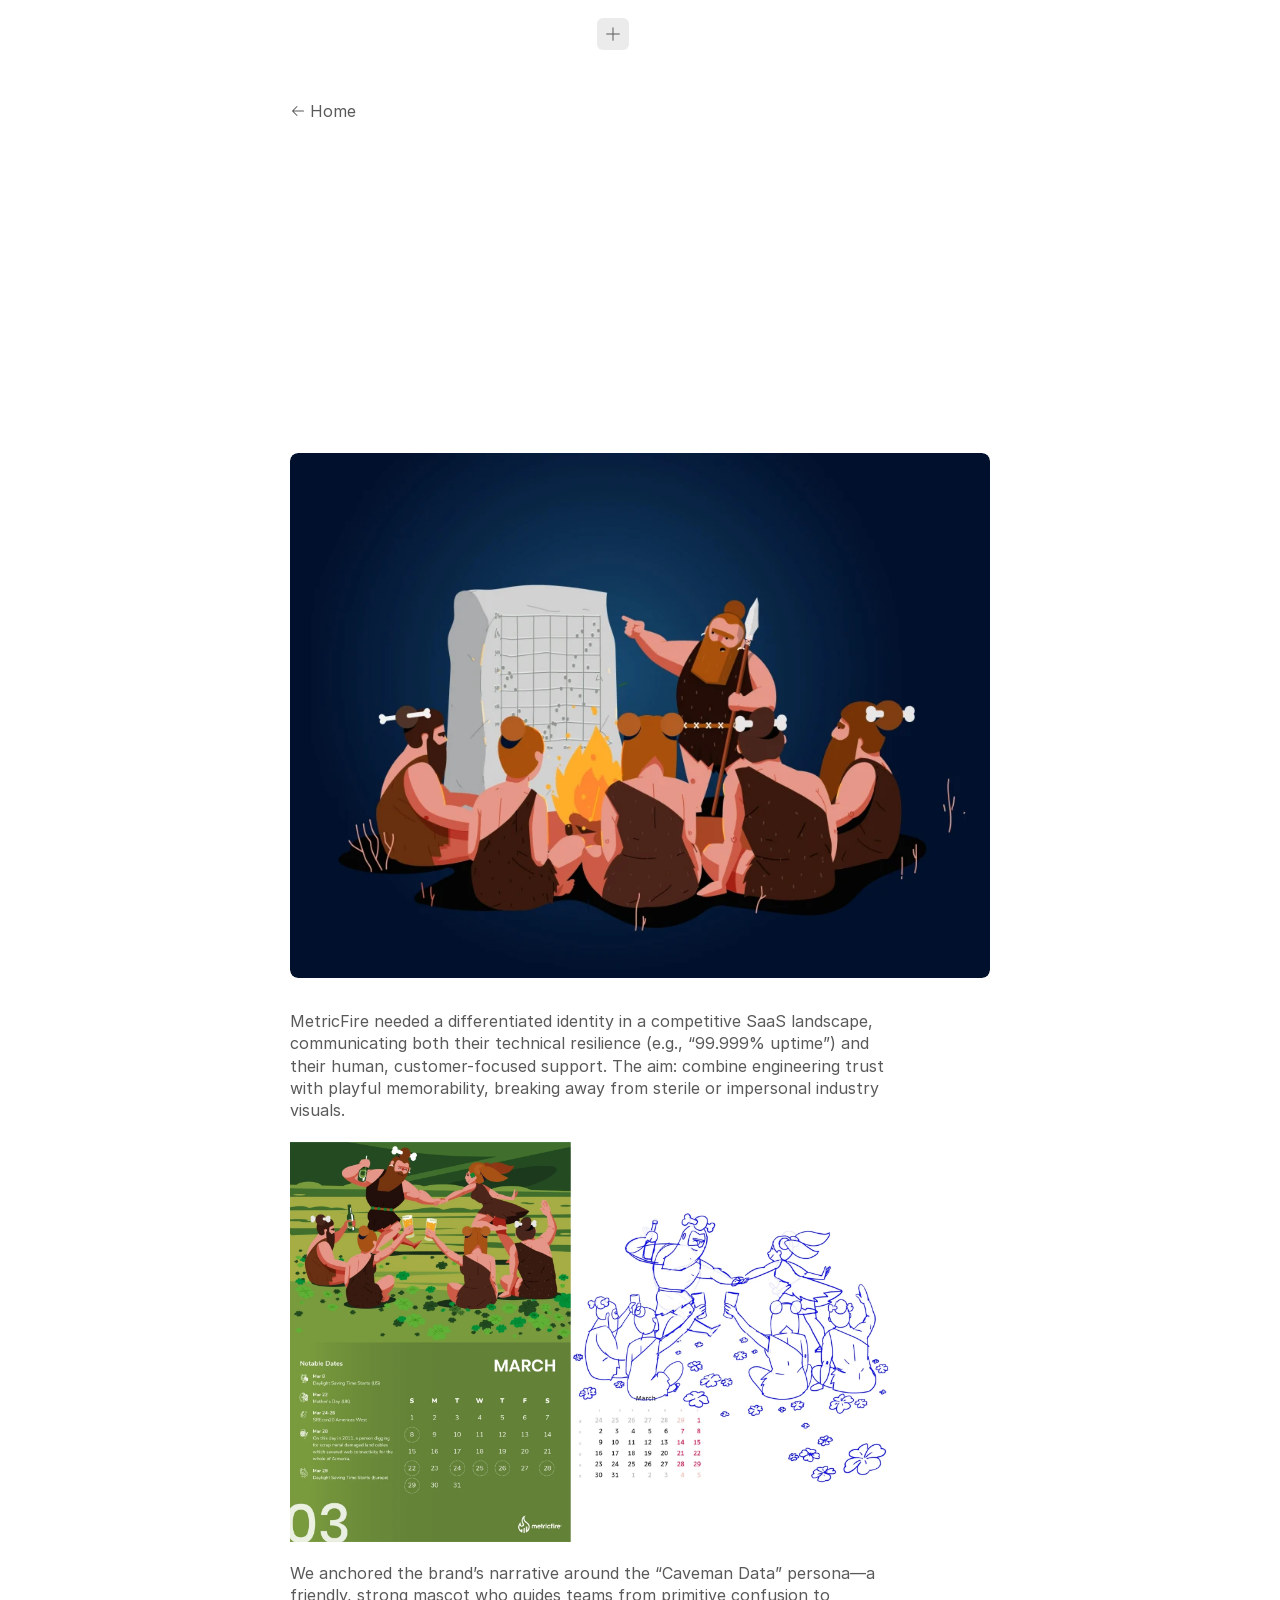
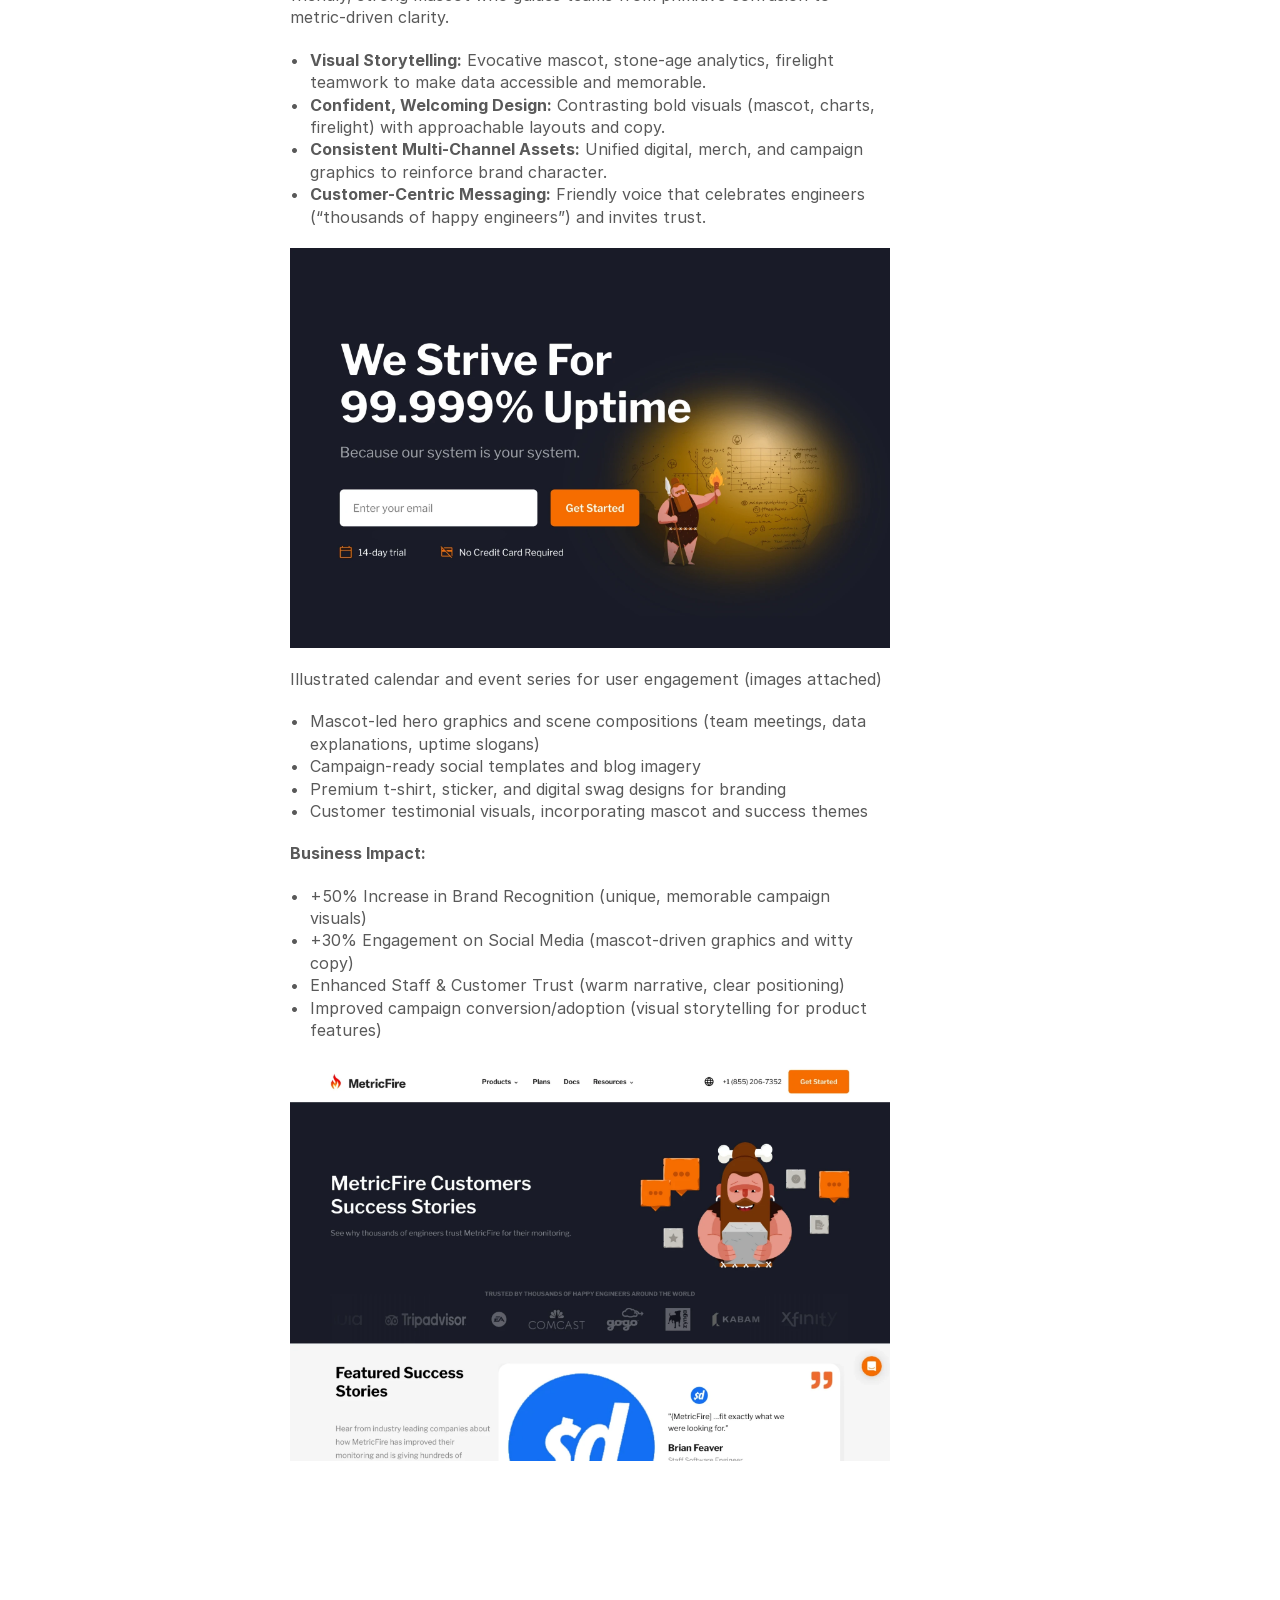
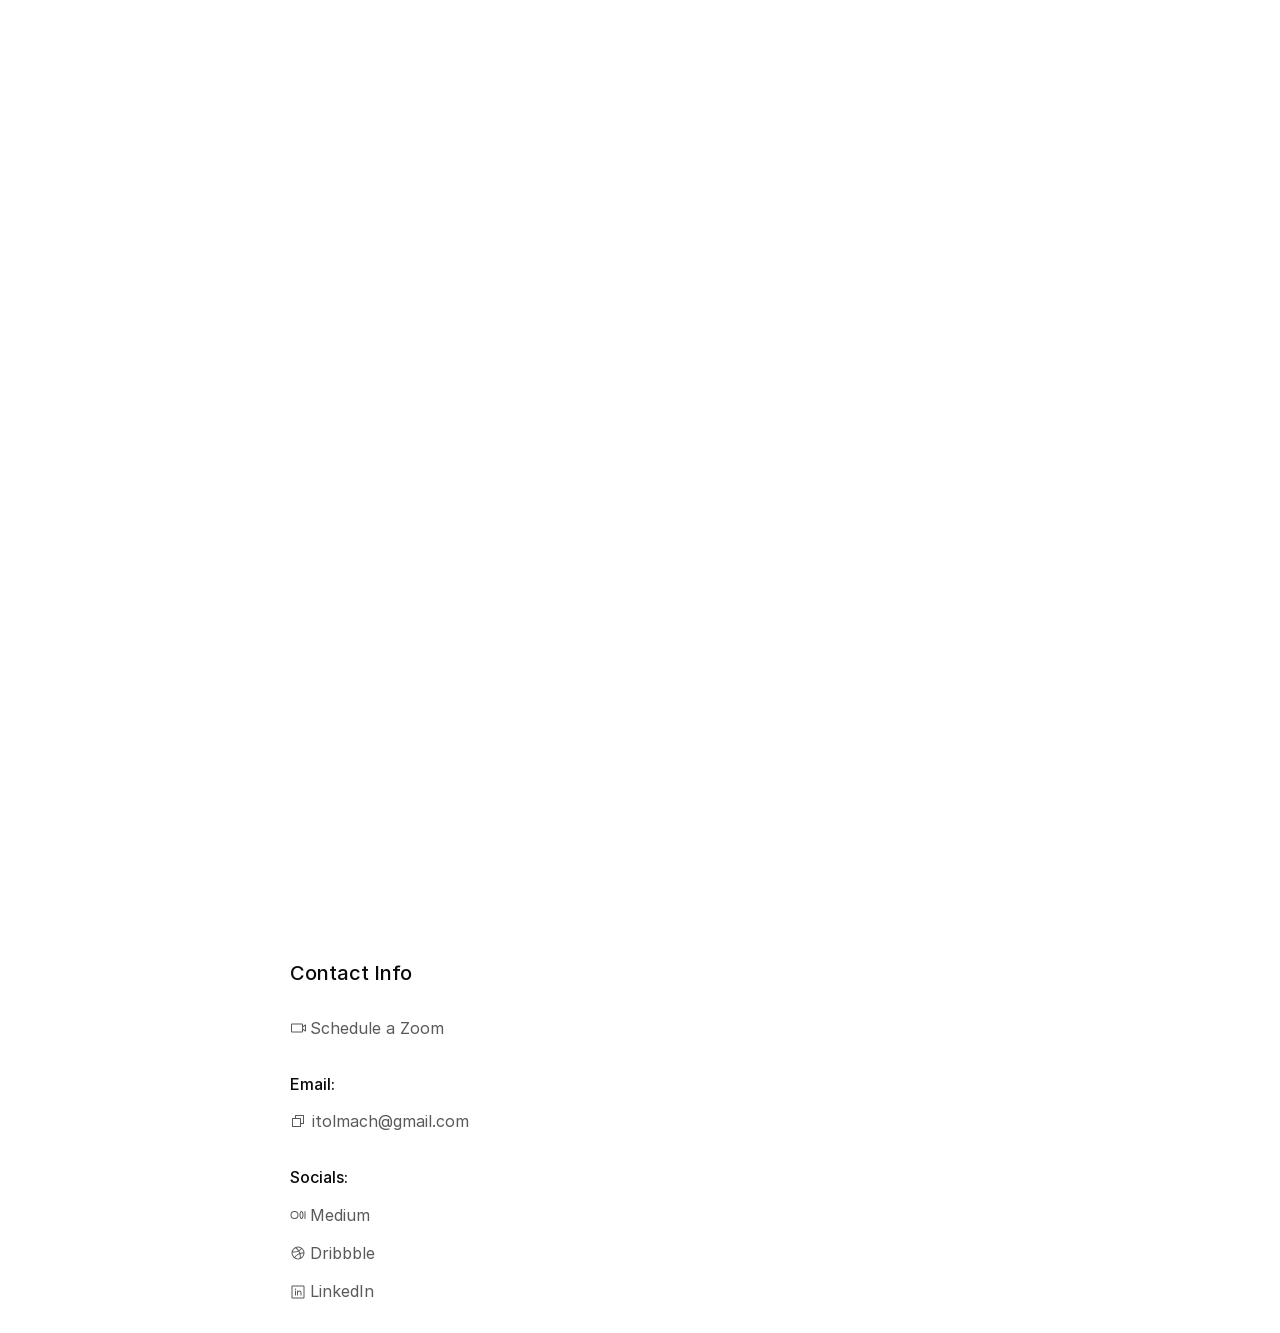
<file: work/metricfire/index.html>
<!DOCTYPE html><html lang="en"><head><meta charSet="utf-8"/><meta name="viewport" content="width=device-width"/><link rel="preload" as="image" imageSrcSet="/assets/images/5bwlowdun1t3jee5ehsga8vsrxc-48d44a7eed.webp 512w, /assets/images/5bwlowdun1t3jee5ehsga8vsrxc-4a3f06402e.webp 1024w, /assets/images/5bwlowdun1t3jee5ehsga8vsrxc-72ee930752.webp 1920w" imageSizes="(min-width: 1200px) min(max(100vw, 1px), 700px), (min-width: 810px) and (max-width: 1199.98px) min(max(100vw, 1px), 700px), (max-width: 809.98px) min(max(100vw - 32px, 1px), 700px)"/><link rel="preload" as="image" imageSrcSet="/assets/images/cdababayzlc0wne7pghwb29g4ve-819b969363.jpg 512w, /assets/images/cdababayzlc0wne7pghwb29g4ve-17037b2018.jpg 1024w, /assets/images/cdababayzlc0wne7pghwb29g4ve-d55519396a.jpg 2048w, /assets/images/cdababayzlc0wne7pghwb29g4ve-713cc79e74.jpg 2500w" imageSizes="(min-width: 1200px) max(max((min(max(100vw, 1px), 700px) - 16px) / 2, 50px), 1px), (min-width: 810px) and (max-width: 1199.98px) max(max((min(max(100vw, 1px), 700px) - 16px) / 2, 50px), 1px), (max-width: 809.98px) max(min(max(100vw - 32px, 1px), 700px), 1px)"/><link rel="preload" as="image" imageSrcSet="/assets/images/tjiktnhrce2fbljr3aqifceins-e22198eca6.webp 512w, /assets/images/tjiktnhrce2fbljr3aqifceins-bd9a31e854.webp 1024w, /assets/images/tjiktnhrce2fbljr3aqifceins-5e75eec769.webp 2048w" imageSizes="(min-width: 1200px) max(max((min(max(100vw, 1px), 700px) - 16px) / 2, 50px), 1px), (min-width: 810px) and (max-width: 1199.98px) max(max((min(max(100vw, 1px), 700px) - 16px) / 2, 50px), 1px), (max-width: 809.98px) max(min(max(100vw - 32px, 1px), 700px), 1px)"/><link rel="preload" as="image" imageSrcSet="/assets/images/zc2degrwzlhqofy7ylbp0ebx9u4-e019c79dc4.png 512w, /assets/images/zc2degrwzlhqofy7ylbp0ebx9u4-066acc2cd8.png 1024w, /assets/images/zc2degrwzlhqofy7ylbp0ebx9u4-61ad112a0e.png 1920w" imageSizes="(min-width: 1200px) max(max((min(max(100vw, 1px), 700px) - 16px) / 2, 50px), 1px), (min-width: 810px) and (max-width: 1199.98px) max(max((min(max(100vw, 1px), 700px) - 16px) / 2, 50px), 1px), (max-width: 809.98px) max(min(max(100vw - 32px, 1px), 700px), 1px)"/><link rel="preload" as="image" imageSrcSet="/assets/images/daieeicco5wj0yqbd07b1xo-f894ff8817.png 512w, /assets/images/daieeicco5wj0yqbd07b1xo-7ad3db1c1d.png 1024w, /assets/images/daieeicco5wj0yqbd07b1xo-edc00019fe.png 2048w" imageSizes="(min-width: 1200px) max(max((min(max(100vw, 1px), 700px) - 16px) / 2, 50px), 1px), (min-width: 810px) and (max-width: 1199.98px) max(max((min(max(100vw, 1px), 700px) - 16px) / 2, 50px), 1px), (max-width: 809.98px) max(min(max(100vw - 32px, 1px), 700px), 1px)"/><link rel="stylesheet" href="/css/site.css"/><link rel="stylesheet" href="/css/work-item.css"/><title>MetricFire</title><meta name="description" content="MetricFire sought a visual identity and brand strategy that would convey reliability, technical expertise, and approachability, while supporting its role as a trusted SaaS provider for global engineering teams. The goal was to modernize the brand, unite its customer communications, and create memorable marketing assets for digital and physical touchpoints."/><link rel="canonical" href="https://itolmach.com/work/metricfire"/><meta property="og:title" content="MetricFire"/><meta property="og:description" content="MetricFire sought a visual identity and brand strategy that would convey reliability, technical expertise, and approachability, while supporting its role as a trusted SaaS provider for global engineering teams. The goal was to modernize the brand, unite its customer communications, and create memorable marketing assets for digital and physical touchpoints."/><meta property="og:image" content="https://itolmach.com/assets/images/5bwlowdun1t3jee5ehsga8vsrxc-72ee930752.webp"/><meta property="og:type" content="website"/><meta name="twitter:card" content="summary_large_image"/><meta name="twitter:title" content="MetricFire"/><meta name="twitter:description" content="MetricFire sought a visual identity and brand strategy that would convey reliability, technical expertise, and approachability, while supporting its role as a trusted SaaS provider for global engineering teams. The goal was to modernize the brand, unite its customer communications, and create memorable marketing assets for digital and physical touchpoints."/><meta name="twitter:image" content="https://itolmach.com/assets/images/5bwlowdun1t3jee5ehsga8vsrxc-72ee930752.webp"/><link rel="icon" href="/assets/images/yzkgt5axeskln1ruljnxcyfg0iq-c397c38dc8.png" media="(prefers-color-scheme: light)"/><link rel="icon" href="/assets/images/yzkgt5axeskln1ruljnxcyfg0iq-c397c38dc8.png" media="(prefers-color-scheme: dark)"/><link rel="apple-touch-icon" href="/assets/images/yzkgt5axeskln1ruljnxcyfg0iq-c397c38dc8.png"/><script src="/js/site.js" defer></script></head><body><div id="main"><div class="framer-llO7B framer-1dfgugx" data-layout-template="true" style="min-height:100vh;width:auto"><div class="framer-1kdxca4-container"><div class="ssr-variant hidden-1avhpe5"><header class="framer-1wtts framer-mthj8f" style="width:100%"><nav class="framer-dxl58f"><div class="framer-pda0m-container" style="--from-opacity:0;--motion-in:motion-opacity;--motion-out:motion-opacity-out;--motion-duration:var(--spring-31_97-10_18-duration);--motion-ease:var(--spring-31_97-10_18)" data-motion="reveal" data-motion-once="" data-motion-at="from-1200 from-1200 from-810 from-810"><nav class="framer-ijaxg framer-qeTca framer-bbukR framer-17eehuw framer-v-1rf0r2i" style="background-color:rgba(0, 0, 0, 0);border-bottom-left-radius:8px;border-bottom-right-radius:8px;border-top-left-radius:8px;border-top-right-radius:8px"><div class="framer-17q4vxx"><div class="framer-e8v5b5" style="opacity:0"><div class="framer-k8eham" style="transform:none" data-framer-component-type="RichTextContainer"><p class="framer-text framer-styles-preset-1o6q10j"><a class="framer-text framer-styles-preset-1g7mae4" href="/#about">About</a></p></div><div class="framer-1u77b3z" style="transform:none" data-framer-component-type="RichTextContainer"><p class="framer-text framer-styles-preset-1o6q10j"><a class="framer-text framer-styles-preset-1g7mae4" href="/#work">Work</a></p></div><div class="framer-xxt5yw" style="transform:none" data-framer-component-type="RichTextContainer"><p class="framer-text framer-styles-preset-1o6q10j"><a class="framer-text framer-styles-preset-1g7mae4" href="/#experience">Experience</a></p></div></div><div class="framer-81gjg6" style="backdrop-filter:blur(10px);background-color:var(--token-daafa54d-7b22-4a97-bd53-87b12775dffd, rgb(36, 36, 36));-webkit-backdrop-filter:blur(10px);border-bottom-left-radius:6px;border-bottom-right-radius:6px;border-top-left-radius:6px;border-top-right-radius:6px" tabindex="0"><div class="framer-1sh18di-container" style="transform:rotate(-45deg)"><div style="display:contents"><svg xmlns="http://www.w3.org/2000/svg" viewBox="0 0 256 256" focusable="false" color="var(--token-66a88aa6-8fc9-447d-b229-c1bafaea57af, rgb(171, 171, 171))" style="user-select: none; width: 100%; height: 100%; display: inline-block; fill: var(--token-66a88aa6-8fc9-447d-b229-c1bafaea57af, rgb(171, 171, 171)); color: var(--token-66a88aa6-8fc9-447d-b229-c1bafaea57af, rgb(171, 171, 171)); flex-shrink: 0;"><g color="var(--token-66a88aa6-8fc9-447d-b229-c1bafaea57af, rgb(171, 171, 171))" weight="regular"><path d="M205.66,194.34a8,8,0,0,1-11.32,11.32L128,139.31,61.66,205.66a8,8,0,0,1-11.32-11.32L116.69,128,50.34,61.66A8,8,0,0,1,61.66,50.34L128,116.69l66.34-66.35a8,8,0,0,1,11.32,11.32L139.31,128Z"></path></g></svg></div></div></div><div class="framer-19tmaln" style="opacity:0"><div class="framer-pcv6n2" style="transform:none" data-framer-component-type="RichTextContainer"><p class="framer-text framer-styles-preset-1o6q10j"><a class="framer-text framer-styles-preset-1g7mae4" href="/#education">Education</a></p></div><div class="framer-eww1kr" style="transform:none" data-framer-component-type="RichTextContainer"><p class="framer-text framer-styles-preset-1o6q10j"><a class="framer-text framer-styles-preset-1g7mae4" href="/#blog">Publications</a></p></div><div class="framer-3x6288" style="transform:none" data-framer-component-type="RichTextContainer"><p class="framer-text framer-styles-preset-1o6q10j"><a class="framer-text framer-styles-preset-1g7mae4" href="/#contact">Contact</a></p></div></div></div></nav></div></nav></header></div><div class="ssr-variant hidden-gmuizj hidden-1dfgugx"><header class="framer-1wtts framer-mthj8f framer-v-1mabc7a" style="width:100%"><nav class="framer-dxl58f"><div class="framer-pda0m-container" style="--from-opacity:0;--motion-in:motion-opacity;--motion-out:motion-opacity-out;--motion-duration:var(--spring-31_97-10_18-duration);--motion-ease:var(--spring-31_97-10_18)" data-motion="reveal" data-motion-once="" data-motion-at="from-0 from-0"><nav class="framer-ijaxg framer-qeTca framer-bbukR framer-17eehuw framer-v-zfahja" style="background-color:var(--token-daafa54d-7b22-4a97-bd53-87b12775dffd, rgb(36, 36, 36));border-bottom-left-radius:8px;border-bottom-right-radius:8px;border-top-left-radius:8px;border-top-right-radius:8px"><div class="framer-17q4vxx"><div class="framer-81gjg6" style="backdrop-filter:blur(10px);background-color:var(--token-daafa54d-7b22-4a97-bd53-87b12775dffd, rgb(36, 36, 36));-webkit-backdrop-filter:blur(10px);border-bottom-left-radius:6px;border-bottom-right-radius:6px;border-top-left-radius:6px;border-top-right-radius:6px" tabindex="0"><div class="framer-1sh18di-container" style="transform:rotate(45deg)"><div style="display:contents"><svg xmlns="http://www.w3.org/2000/svg" viewBox="0 0 256 256" focusable="false" color="var(--token-66a88aa6-8fc9-447d-b229-c1bafaea57af, rgb(171, 171, 171))" style="user-select: none; width: 100%; height: 100%; display: inline-block; fill: var(--token-66a88aa6-8fc9-447d-b229-c1bafaea57af, rgb(171, 171, 171)); color: var(--token-66a88aa6-8fc9-447d-b229-c1bafaea57af, rgb(171, 171, 171)); flex-shrink: 0;"><g color="var(--token-66a88aa6-8fc9-447d-b229-c1bafaea57af, rgb(171, 171, 171))" weight="regular"><path d="M205.66,194.34a8,8,0,0,1-11.32,11.32L128,139.31,61.66,205.66a8,8,0,0,1-11.32-11.32L116.69,128,50.34,61.66A8,8,0,0,1,61.66,50.34L128,116.69l66.34-66.35a8,8,0,0,1,11.32,11.32L139.31,128Z"></path></g></svg></div></div></div></div></nav></div></nav></header></div></div><div class="framer-GXr1i framer-AitSa framer-L5z9z framer-NJaK4 framer-CbSfc framer-sooz6 framer-cdURh framer-uwfet framer-bbukR framer-piAT8 framer-55v541" style="min-height:100vh;width:auto;display:contents"><section class="framer-mjm075"><div class="framer-17h34sf"><div class="framer-1tdf5yw"><div class="framer-3snuwu" style="--from-opacity:0;--motion-in:motion-opacity;--motion-out:motion-opacity-out;--motion-duration:var(--spring-31_97-10_18-duration);--motion-ease:var(--spring-31_97-10_18)" data-motion="reveal" data-motion-once=""><div class="framer-2fyiqn-container"><a aria-label="Icon button" class="framer-XdPwZ framer-L5z9z framer-t72803 framer-zfyoi4" href="/"><div class="framer-ohkc6l-container"><div style="display:contents"><svg xmlns="http://www.w3.org/2000/svg" viewBox="0 0 256 256" focusable="false" color="var(--token-66a88aa6-8fc9-447d-b229-c1bafaea57af, rgb(51, 51, 51))" style="user-select:none;width:100%;height:100%;display:inline-block;fill:var(--hover-fill, var(--token-66a88aa6-8fc9-447d-b229-c1bafaea57af, rgb(51, 51, 51)));color:var(--hover-color, var(--token-66a88aa6-8fc9-447d-b229-c1bafaea57af, rgb(51, 51, 51)));flex-shrink:0"><g color="var(--token-66a88aa6-8fc9-447d-b229-c1bafaea57af, rgb(51, 51, 51))" weight="regular"><path d="M224,128a8,8,0,0,1-8,8H59.31l58.35,58.34a8,8,0,0,1-11.32,11.32l-72-72a8,8,0,0,1,0-11.32l72-72a8,8,0,0,1,11.32,11.32L59.31,120H216A8,8,0,0,1,224,128Z"></path></g></svg></div></div><div class="framer-b77hmu" style="--extracted-r6o4lv:var(--hover-extracted-r6o4lv, var(--token-66a88aa6-8fc9-447d-b229-c1bafaea57af, rgb(51, 51, 51)));--framer-link-text-color:rgb(0, 153, 255);--framer-link-text-decoration:underline;transform:none" data-framer-component-type="RichTextContainer"><p class="framer-text framer-styles-preset-1us66h8" style="--framer-text-color:var(--hover-framer-text-color, var(--extracted-r6o4lv, var(--token-66a88aa6-8fc9-447d-b229-c1bafaea57af, rgb(51, 51, 51))))">Home</p></div></a></div></div><div class="framer-bjul1p"><div class="framer-1kbbaqb" style="will-change:transform;opacity:0;transform:none"><div class="ssr-variant hidden-ho5o76"><div class="framer-vt3msw" style="transform:none" data-framer-component-type="RichTextContainer"><h1 class="framer-text framer-styles-preset-cnkitt">MetricFire</h1></div></div><div class="ssr-variant hidden-15wtvpo hidden-55v541"><div class="framer-vt3msw" style="transform:none" data-framer-component-type="RichTextContainer"><h1 class="framer-text framer-styles-preset-cnkitt" style="--framer-text-alignment:left">MetricFire</h1></div></div><div class="ssr-variant hidden-ho5o76"><div class="framer-vh315j" style="transform:none" data-framer-component-type="RichTextContainer"><p class="framer-text framer-styles-preset-1us66h8">MetricFire sought a visual identity and brand strategy that would convey reliability, technical expertise, and approachability, while supporting its role as a trusted SaaS provider for global engineering teams. The goal was to modernize the brand, unite its customer communications, and create memorable marketing assets for digital and physical touchpoints.</p></div></div><div class="ssr-variant hidden-15wtvpo hidden-55v541"><div class="framer-vh315j" style="transform:none" data-framer-component-type="RichTextContainer"><p class="framer-text framer-styles-preset-1us66h8" style="--framer-text-alignment:left">MetricFire sought a visual identity and brand strategy that would convey reliability, technical expertise, and approachability, while supporting its role as a trusted SaaS provider for global engineering teams. The goal was to modernize the brand, unite its customer communications, and create memorable marketing assets for digital and physical touchpoints.</p></div></div><div class="framer-1uish2e"><div class="framer-1y7smco" data-border="true"><div class="ssr-variant hidden-ho5o76"><div class="framer-1p86sk9" style="transform:none" data-framer-component-type="RichTextContainer"><p class="framer-text framer-styles-preset-1qzg6xa">Impact</p></div></div><div class="ssr-variant hidden-15wtvpo hidden-55v541"><div class="framer-1p86sk9" style="transform:none" data-framer-component-type="RichTextContainer"><p class="framer-text framer-styles-preset-1qzg6xa" style="--framer-text-alignment:left">May 15, 2024</p></div></div><div class="ssr-variant hidden-ho5o76"><div class="framer-1v2x75n" style="transform:none" data-framer-component-type="RichTextContainer"><p class="framer-text framer-styles-preset-1qzg6xa" style="--framer-text-color:var(--token-dc11ae94-e5e0-46b4-a7bb-6a89927d0b69, rgb(250, 250, 250))">A SaaS with an attitude</p></div></div><div class="ssr-variant hidden-15wtvpo hidden-55v541"><div class="framer-1v2x75n" style="transform:none" data-framer-component-type="RichTextContainer"><p class="framer-text framer-styles-preset-1qzg6xa" style="--framer-text-alignment:left">A SaaS with an attitude</p></div></div></div><div class="framer-1l780re" data-border="true"><div class="ssr-variant hidden-ho5o76"><div class="framer-72xo37" style="transform:none" data-framer-component-type="RichTextContainer"><p class="framer-text framer-styles-preset-1qzg6xa">Services</p></div></div><div class="ssr-variant hidden-15wtvpo hidden-55v541"><div class="framer-72xo37" style="transform:none" data-framer-component-type="RichTextContainer"><p class="framer-text framer-styles-preset-1qzg6xa" style="--framer-text-alignment:left">May 15, 2024</p></div></div><div class="ssr-variant hidden-ho5o76"><div class="framer-1wztxhj" style="transform:none" data-framer-component-type="RichTextContainer"><p class="framer-text framer-styles-preset-1qzg6xa" style="--framer-text-color:var(--token-dc11ae94-e5e0-46b4-a7bb-6a89927d0b69, rgb(250, 250, 250))">Brand Design, Web Design</p></div></div><div class="ssr-variant hidden-15wtvpo hidden-55v541"><div class="framer-1wztxhj" style="transform:none" data-framer-component-type="RichTextContainer"><p class="framer-text framer-styles-preset-1qzg6xa" style="--framer-text-alignment:left">Brand Design, Web Design</p></div></div></div><div class="framer-dyeniv" data-border="true"><div class="ssr-variant hidden-ho5o76"><div class="framer-1gaxqgv" style="transform:none" data-framer-component-type="RichTextContainer"><p class="framer-text framer-styles-preset-1qzg6xa">Client</p></div></div><div class="ssr-variant hidden-15wtvpo hidden-55v541"><div class="framer-1gaxqgv" style="transform:none" data-framer-component-type="RichTextContainer"><p class="framer-text framer-styles-preset-1qzg6xa" style="--framer-text-alignment:left">May 15, 2024</p></div></div><div class="ssr-variant hidden-ho5o76"><div class="framer-10sbjge" style="transform:none" data-framer-component-type="RichTextContainer"><p class="framer-text framer-styles-preset-1qzg6xa" style="--framer-text-color:var(--token-dc11ae94-e5e0-46b4-a7bb-6a89927d0b69, rgb(250, 250, 250))">Xenon Partners</p></div></div><div class="ssr-variant hidden-15wtvpo hidden-55v541"><div class="framer-10sbjge" style="transform:none" data-framer-component-type="RichTextContainer"><p class="framer-text framer-styles-preset-1qzg6xa" style="--framer-text-alignment:left">Xenon Partners</p></div></div></div><div class="framer-ku6xmv" data-border="true"><div class="ssr-variant hidden-ho5o76"><div class="framer-frw4j8" style="transform:none" data-framer-component-type="RichTextContainer"><p class="framer-text framer-styles-preset-1qzg6xa">Year</p></div></div><div class="ssr-variant hidden-15wtvpo hidden-55v541"><div class="framer-frw4j8" style="transform:none" data-framer-component-type="RichTextContainer"><p class="framer-text framer-styles-preset-1qzg6xa" style="--framer-text-alignment:left">May 15, 2024</p></div></div><div class="ssr-variant hidden-ho5o76"><div class="framer-lhr5zp" style="transform:none" data-framer-component-type="RichTextContainer"><p class="framer-text framer-styles-preset-1qzg6xa" style="--framer-text-color:var(--token-dc11ae94-e5e0-46b4-a7bb-6a89927d0b69, rgb(250, 250, 250))">2019</p></div></div><div class="ssr-variant hidden-15wtvpo hidden-55v541"><div class="framer-lhr5zp" style="transform:none" data-framer-component-type="RichTextContainer"><p class="framer-text framer-styles-preset-1qzg6xa" style="--framer-text-alignment:left">2019</p></div></div></div></div></div><div class="ssr-variant hidden-ho5o76"><div class="framer-1qyz6yg" style="--from-opacity:0;--motion-in:motion-opacity;--motion-out:motion-opacity-out;--motion-duration:var(--spring-31_97-10_18-duration);--motion-ease:var(--spring-31_97-10_18)" data-motion="reveal" data-motion-once="" data-motion-at="from-1200 from-1200 from-810 from-810"><div style="position:absolute;border-radius:inherit;corner-shape:inherit;top:0;right:0;bottom:0;left:0"><img decoding="async" width="1920" height="1280" sizes="(min-width: 1200px) min(max(100vw, 1px), 700px), (min-width: 810px) and (max-width: 1199.98px) min(max(100vw, 1px), 700px), (max-width: 809.98px) min(max(100vw - 32px, 1px), 700px)" srcSet="/assets/images/5bwlowdun1t3jee5ehsga8vsrxc-48d44a7eed.webp 512w, /assets/images/5bwlowdun1t3jee5ehsga8vsrxc-4a3f06402e.webp 1024w, /assets/images/5bwlowdun1t3jee5ehsga8vsrxc-72ee930752.webp 1920w" src="/assets/images/5bwlowdun1t3jee5ehsga8vsrxc-72ee930752.webp" alt="" style="display:block;width:100%;height:100%;border-radius:inherit;corner-shape:inherit;object-position:center;object-fit:cover"/></div></div></div><div class="ssr-variant hidden-15wtvpo hidden-55v541"><div class="framer-1qyz6yg" style="--from-opacity:0;--motion-in:motion-opacity;--motion-out:motion-opacity-out;--motion-duration:var(--spring-31_97-10_18-duration);--motion-ease:var(--spring-31_97-10_18)" data-motion="reveal" data-motion-once="" data-motion-at="from-0 from-0"><div style="position:absolute;border-radius:inherit;corner-shape:inherit;top:0;right:0;bottom:0;left:0"><img decoding="async" width="1920" height="1280" sizes="(min-width: 1200px) min(max(100vw, 1px), 700px), (min-width: 810px) and (max-width: 1199.98px) min(max(100vw, 1px), 700px), (max-width: 809.98px) min(max(100vw - 32px, 1px), 700px)" srcSet="/assets/images/5bwlowdun1t3jee5ehsga8vsrxc-48d44a7eed.webp 512w, /assets/images/5bwlowdun1t3jee5ehsga8vsrxc-4a3f06402e.webp 1024w, /assets/images/5bwlowdun1t3jee5ehsga8vsrxc-72ee930752.webp 1920w" src="/assets/images/5bwlowdun1t3jee5ehsga8vsrxc-72ee930752.webp" alt="" style="display:block;width:100%;height:100%;border-radius:inherit;corner-shape:inherit;object-position:center;object-fit:cover"/></div></div></div></div><div class="framer-1riu3aw"><div class="framer-t4ft0s" style="--from-opacity:0;--motion-in:motion-opacity;--motion-out:motion-opacity-out;--motion-duration:var(--spring-31_97-10_18-duration);--motion-ease:var(--spring-31_97-10_18)" data-framer-component-type="RichTextContainer" data-motion="reveal" data-motion-once=""><p class="framer-text framer-styles-preset-1us66h8">MetricFire needed a differentiated identity in a competitive SaaS landscape, communicating both their technical resilience (e.g., “99.999% uptime”) and their human, customer-focused support. The aim: combine engineering trust with playful memorability, breaking away from sterile or impersonal industry visuals.</p><img class="framer-text framer-image framer-styles-preset-kq0k92" src="/assets/images/aduuw637bk6nrtnnivjeftby8a-461a2cb445.webp" alt="" width="960" height="640" srcset="/assets/images/aduuw637bk6nrtnnivjeftby8a-ada2bfa0bc.webp 512w, /assets/images/aduuw637bk6nrtnnivjeftby8a-3947caeb9d.webp 1024w, /assets/images/aduuw637bk6nrtnnivjeftby8a-461a2cb445.webp 1920w" sizes="(min-width: 1200px) 100vw, (min-width: 810px) and (max-width: 1199.98px) 100vw, (max-width: 809.98px) 100vw" style="aspect-ratio:1920 / 1280"><p class="framer-text framer-styles-preset-1us66h8">We anchored the brand’s narrative around the “Caveman Data” persona—a friendly, strong mascot who guides teams from primitive confusion to metric-driven clarity.</p><ul class="framer-text"><li class="framer-text framer-styles-preset-1us66h8"><p class="framer-text framer-styles-preset-1us66h8"><strong class="framer-text">Visual Storytelling:</strong> Evocative mascot, stone-age analytics, firelight teamwork to make data accessible and memorable.</p></li><li class="framer-text framer-styles-preset-1us66h8"><p class="framer-text framer-styles-preset-1us66h8"><strong class="framer-text">Confident, Welcoming Design:</strong> Contrasting bold visuals (mascot, charts, firelight) with approachable layouts and copy.</p></li><li class="framer-text framer-styles-preset-1us66h8"><p class="framer-text framer-styles-preset-1us66h8"><strong class="framer-text">Consistent Multi-Channel Assets:</strong> Unified digital, merch, and campaign graphics to reinforce brand character.</p></li><li class="framer-text framer-styles-preset-1us66h8"><p class="framer-text framer-styles-preset-1us66h8"><strong class="framer-text">Customer-Centric Messaging:</strong> Friendly voice that celebrates engineers (“thousands of happy engineers”) and invites trust.</p></li></ul><img class="framer-text framer-image framer-styles-preset-kq0k92" src="/assets/images/xhwigwkvkdaeuxndlcks91fa4y-f8aa2dd51d.webp" alt="" width="960" height="640" srcset="/assets/images/xhwigwkvkdaeuxndlcks91fa4y-54469c3745.webp 512w, /assets/images/xhwigwkvkdaeuxndlcks91fa4y-aeef2202d1.webp 1024w, /assets/images/xhwigwkvkdaeuxndlcks91fa4y-f8aa2dd51d.webp 1920w" sizes="(min-width: 1200px) 100vw, (min-width: 810px) and (max-width: 1199.98px) 100vw, (max-width: 809.98px) 100vw" style="aspect-ratio:1920 / 1280"><p class="framer-text framer-styles-preset-1us66h8">Illustrated calendar and event series for user engagement (images attached)</p><ul class="framer-text"><li class="framer-text framer-styles-preset-1us66h8"><p class="framer-text framer-styles-preset-1us66h8">Mascot-led hero graphics and scene compositions (team meetings, data explanations, uptime slogans)</p></li><li class="framer-text framer-styles-preset-1us66h8"><p class="framer-text framer-styles-preset-1us66h8">Campaign-ready social templates and blog imagery</p></li><li class="framer-text framer-styles-preset-1us66h8"><p class="framer-text framer-styles-preset-1us66h8">Premium t-shirt, sticker, and digital swag designs for branding</p></li><li class="framer-text framer-styles-preset-1us66h8"><p class="framer-text framer-styles-preset-1us66h8">Customer testimonial visuals, incorporating mascot and success themes</p></li></ul><p class="framer-text framer-styles-preset-1us66h8"><strong class="framer-text">Business Impact:</strong></p><ul class="framer-text"><li class="framer-text framer-styles-preset-1us66h8"><p class="framer-text framer-styles-preset-1us66h8">+50% Increase in Brand Recognition (unique, memorable campaign visuals)</p></li><li class="framer-text framer-styles-preset-1us66h8"><p class="framer-text framer-styles-preset-1us66h8">+30% Engagement on Social Media (mascot-driven graphics and witty copy)</p></li><li class="framer-text framer-styles-preset-1us66h8"><p class="framer-text framer-styles-preset-1us66h8">Enhanced Staff &amp; Customer Trust (warm narrative, clear positioning)</p></li><li class="framer-text framer-styles-preset-1us66h8"><p class="framer-text framer-styles-preset-1us66h8">Improved campaign conversion/adoption (visual storytelling for product features)</p></li></ul><img class="framer-text framer-image framer-styles-preset-kq0k92" src="/assets/images/xxh5rm0igqubmtmwzvjjmjyz7l0-84d7626145.webp" alt="" width="960" height="640" srcset="/assets/images/xxh5rm0igqubmtmwzvjjmjyz7l0-7c8750511c.webp 512w, /assets/images/xxh5rm0igqubmtmwzvjjmjyz7l0-4ac7ea226f.webp 1024w, /assets/images/xxh5rm0igqubmtmwzvjjmjyz7l0-84d7626145.webp 1920w" sizes="(min-width: 1200px) 100vw, (min-width: 810px) and (max-width: 1199.98px) 100vw, (max-width: 809.98px) 100vw" style="aspect-ratio:1920 / 1280"><p class="framer-text framer-styles-preset-1us66h8">&nbsp;<br>&nbsp;</p></div><div class="framer-1dgjtgk"></div></div></div></div></section><section class="framer-1dr2vz5"><div class="framer-1ymv0pn"><div class="framer-1uqntum"><div class="framer-e6s7rd" style="will-change:transform;opacity:0;transform:none"><div class="ssr-variant hidden-ho5o76"><div class="framer-7svf5a-container"><div class="framer-0FP1x framer-CbSfc framer-uwnesg" style="width:100%"><div class="framer-be4mgp" style="--extracted-1of0zx5:var(--token-dc11ae94-e5e0-46b4-a7bb-6a89927d0b69, rgb(250, 250, 250));--framer-link-text-color:rgb(0, 153, 255);--framer-link-text-decoration:underline;transform:none" data-framer-component-type="RichTextContainer"><h2 class="framer-text framer-styles-preset-c9pypk" style="--framer-text-color:var(--extracted-1of0zx5, var(--token-dc11ae94-e5e0-46b4-a7bb-6a89927d0b69, rgb(250, 250, 250)))">View more projects</h2></div></div></div></div><div class="ssr-variant hidden-15wtvpo hidden-55v541"><div class="framer-7svf5a-container"><div class="framer-0FP1x framer-CbSfc framer-uwnesg" style="width:100%"><div class="framer-be4mgp" style="--extracted-1of0zx5:var(--token-dc11ae94-e5e0-46b4-a7bb-6a89927d0b69, rgb(250, 250, 250));--framer-link-text-color:rgb(0, 153, 255);--framer-link-text-decoration:underline;transform:none" data-framer-component-type="RichTextContainer"><h2 class="framer-text framer-styles-preset-c9pypk" style="--framer-text-color:var(--extracted-1of0zx5, var(--token-dc11ae94-e5e0-46b4-a7bb-6a89927d0b69, rgb(250, 250, 250)))">View more projects</h2></div></div></div></div></div><div class="framer-mdnvlq"><div class="ssr-variant hidden-ho5o76"><div class="framer-1ep1bn9-container" style="will-change:transform;opacity:0;transform:none"><div class="ssr-variant hidden-15wtvpo"><a class="framer-0knC4 framer-sooz6 framer-NJaK4 framer-1gcy3q2 framer-v-1gcy3q2 framer-zcl6dp" style="width:100%;border-bottom-left-radius:8px;border-bottom-right-radius:8px;border-top-left-radius:8px;border-top-right-radius:8px" href="/work/linggo"><div class="framer-1ufhoz9" data-border="true" style="--border-bottom-width:1px;--border-color:var(--token-a5aa483f-4f79-4648-a71d-783f09603577, rgb(54, 54, 54));--border-left-width:1px;--border-right-width:1px;--border-style:solid;--border-top-width:1px;background-color:var(--token-a65aeb92-d759-4a39-b772-8775ba6f096c, rgb(250, 250, 250));border-bottom-left-radius:8px;border-bottom-right-radius:8px;border-top-left-radius:8px;border-top-right-radius:8px"><div class="framer-cnjhra"><div class="framer-14f93cj" style="border-top-left-radius:8px;border-top-right-radius:8px"><div style="position:absolute;border-radius:inherit;corner-shape:inherit;top:0;right:0;bottom:0;left:0"><img decoding="async" loading="lazy" width="2500" height="816" sizes="(min-width: 1200px) max(max((min(max(100vw, 1px), 700px) - 16px) / 2, 50px), 1px), (min-width: 810px) and (max-width: 1199.98px) max(max((min(max(100vw, 1px), 700px) - 16px) / 2, 50px), 1px), (max-width: 809.98px) max(min(max(100vw - 32px, 1px), 700px), 1px)" srcSet="/assets/images/cdababayzlc0wne7pghwb29g4ve-819b969363.jpg 512w, /assets/images/cdababayzlc0wne7pghwb29g4ve-17037b2018.jpg 1024w, /assets/images/cdababayzlc0wne7pghwb29g4ve-d55519396a.jpg 2048w, /assets/images/cdababayzlc0wne7pghwb29g4ve-713cc79e74.jpg 2500w" src="/assets/images/cdababayzlc0wne7pghwb29g4ve-713cc79e74.jpg" alt="" style="display:block;width:100%;height:100%;border-radius:inherit;corner-shape:inherit;object-position:center;object-fit:cover"/></div></div></div><div class="framer-upxzl2" data-border="true" style="--border-bottom-width:0px;--border-color:var(--token-daafa54d-7b22-4a97-bd53-87b12775dffd, rgb(36, 36, 36));--border-left-width:0px;--border-right-width:0px;--border-style:solid;--border-top-width:1px;background-color:var(--hover-background-color, var(--token-a65aeb92-d759-4a39-b772-8775ba6f096c, rgb(250, 250, 250)));border-bottom-left-radius:8px;border-bottom-right-radius:8px"><div class="framer-1ym155t"><div class="framer-1qwdouo" style="--extracted-a0htzi:var(--token-dc11ae94-e5e0-46b4-a7bb-6a89927d0b69, rgb(255, 255, 255));--framer-link-text-color:rgb(0, 153, 255);--framer-link-text-decoration:underline;transform:none" data-framer-component-type="RichTextContainer"><h3 class="framer-text framer-styles-preset-12cu5c5" style="--framer-text-color:var(--extracted-a0htzi, var(--token-dc11ae94-e5e0-46b4-a7bb-6a89927d0b69, rgb(255, 255, 255)))">Linggo</h3></div><div class="framer-1g0wwhj-container" style="transform:var(--hover-transform, rotate(45deg))"><div style="display:contents"><svg xmlns="http://www.w3.org/2000/svg" viewBox="0 0 256 256" focusable="false" color="var(--token-66a88aa6-8fc9-447d-b229-c1bafaea57af, rgb(171, 171, 171))" style="user-select:none;width:100%;height:100%;display:inline-block;fill:var(--hover-fill, var(--token-66a88aa6-8fc9-447d-b229-c1bafaea57af, rgb(171, 171, 171)));color:var(--hover-color, var(--token-66a88aa6-8fc9-447d-b229-c1bafaea57af, rgb(171, 171, 171)));flex-shrink:0"><g color="var(--token-66a88aa6-8fc9-447d-b229-c1bafaea57af, rgb(171, 171, 171))" weight="regular"><path d="M200,64V168a8,8,0,0,1-16,0V83.31L69.66,197.66a8,8,0,0,1-11.32-11.32L172.69,72H88a8,8,0,0,1,0-16H192A8,8,0,0,1,200,64Z"></path></g></svg></div></div></div><div class="framer-ax7b09" style="--framer-link-text-color:rgb(0, 153, 255);--framer-link-text-decoration:underline;transform:none" data-framer-component-type="RichTextContainer"><p class="framer-text framer-styles-preset-1qzg6xa">A Megatool for Battling Autism</p></div></div></div></a></div><div class="ssr-variant hidden-55v541"><a class="framer-0knC4 framer-sooz6 framer-NJaK4 framer-1gcy3q2 framer-v-1wjukaz framer-zcl6dp" style="width:100%;border-bottom-left-radius:8px;border-bottom-right-radius:8px;border-top-left-radius:8px;border-top-right-radius:8px" href="/work/linggo"><div class="framer-1ufhoz9" data-border="true" style="--border-bottom-width:1px;--border-color:var(--token-a5aa483f-4f79-4648-a71d-783f09603577, rgb(54, 54, 54));--border-left-width:1px;--border-right-width:1px;--border-style:solid;--border-top-width:1px;background-color:var(--token-a65aeb92-d759-4a39-b772-8775ba6f096c, rgb(250, 250, 250));border-bottom-left-radius:8px;border-bottom-right-radius:8px;border-top-left-radius:8px;border-top-right-radius:8px"><div class="framer-cnjhra"><div class="framer-14f93cj" style="border-top-left-radius:8px;border-top-right-radius:8px"><div style="position:absolute;border-radius:inherit;corner-shape:inherit;top:0;right:0;bottom:0;left:0"><img decoding="async" loading="lazy" width="2500" height="816" sizes="(min-width: 1200px) max(max((min(max(100vw, 1px), 700px) - 16px) / 2, 50px), 1px), (min-width: 810px) and (max-width: 1199.98px) max(max((min(max(100vw, 1px), 700px) - 16px) / 2, 50px), 1px), (max-width: 809.98px) max(min(max(100vw - 32px, 1px), 700px), 1px)" srcSet="/assets/images/cdababayzlc0wne7pghwb29g4ve-819b969363.jpg 512w, /assets/images/cdababayzlc0wne7pghwb29g4ve-17037b2018.jpg 1024w, /assets/images/cdababayzlc0wne7pghwb29g4ve-d55519396a.jpg 2048w, /assets/images/cdababayzlc0wne7pghwb29g4ve-713cc79e74.jpg 2500w" src="/assets/images/cdababayzlc0wne7pghwb29g4ve-713cc79e74.jpg" alt="" style="display:block;width:100%;height:100%;border-radius:inherit;corner-shape:inherit;object-position:center;object-fit:cover"/></div></div></div><div class="framer-upxzl2" data-border="true" style="--border-bottom-width:0px;--border-color:var(--token-daafa54d-7b22-4a97-bd53-87b12775dffd, rgb(36, 36, 36));--border-left-width:0px;--border-right-width:0px;--border-style:solid;--border-top-width:1px;background-color:var(--token-a65aeb92-d759-4a39-b772-8775ba6f096c, rgb(250, 250, 250));border-bottom-left-radius:8px;border-bottom-right-radius:8px"><div class="framer-1ym155t"><div class="framer-1qwdouo" style="--extracted-a0htzi:var(--token-dc11ae94-e5e0-46b4-a7bb-6a89927d0b69, rgb(255, 255, 255));--framer-link-text-color:rgb(0, 153, 255);--framer-link-text-decoration:underline;transform:none" data-framer-component-type="RichTextContainer"><h3 class="framer-text framer-styles-preset-12cu5c5" style="--framer-text-color:var(--extracted-a0htzi, var(--token-dc11ae94-e5e0-46b4-a7bb-6a89927d0b69, rgb(255, 255, 255)))">Linggo</h3></div><div class="framer-1g0wwhj-container" style="transform:rotate(45deg)"><div style="display:contents"></div></div></div><div class="framer-ax7b09" style="--framer-link-text-color:rgb(0, 153, 255);--framer-link-text-decoration:underline;transform:none" data-framer-component-type="RichTextContainer"><p class="framer-text framer-styles-preset-1qzg6xa">A Megatool for Battling Autism</p></div></div></div></a></div></div></div><div class="ssr-variant hidden-15wtvpo hidden-55v541"><div class="framer-1ep1bn9-container" style="--from-opacity:0;--motion-in:motion-opacity;--motion-out:motion-opacity-out;--motion-duration:var(--spring-31_97-10_18-duration);--motion-ease:var(--spring-31_97-10_18)" data-motion="reveal" data-motion-once="" data-motion-at="from-0 from-0"><a class="framer-0knC4 framer-sooz6 framer-NJaK4 framer-1gcy3q2 framer-v-1wjukaz framer-zcl6dp" style="width:100%;border-bottom-left-radius:8px;border-bottom-right-radius:8px;border-top-left-radius:8px;border-top-right-radius:8px" href="/work/linggo"><div class="framer-1ufhoz9" data-border="true" style="--border-bottom-width:1px;--border-color:var(--token-a5aa483f-4f79-4648-a71d-783f09603577, rgb(54, 54, 54));--border-left-width:1px;--border-right-width:1px;--border-style:solid;--border-top-width:1px;background-color:var(--token-a65aeb92-d759-4a39-b772-8775ba6f096c, rgb(250, 250, 250));border-bottom-left-radius:8px;border-bottom-right-radius:8px;border-top-left-radius:8px;border-top-right-radius:8px"><div class="framer-cnjhra"><div class="framer-14f93cj" style="border-top-left-radius:8px;border-top-right-radius:8px"><div style="position:absolute;border-radius:inherit;corner-shape:inherit;top:0;right:0;bottom:0;left:0"><img decoding="async" width="2500" height="816" sizes="(min-width: 1200px) max(max((min(max(100vw, 1px), 700px) - 16px) / 2, 50px), 1px), (min-width: 810px) and (max-width: 1199.98px) max(max((min(max(100vw, 1px), 700px) - 16px) / 2, 50px), 1px), (max-width: 809.98px) max(min(max(100vw - 32px, 1px), 700px), 1px)" srcSet="/assets/images/cdababayzlc0wne7pghwb29g4ve-819b969363.jpg 512w, /assets/images/cdababayzlc0wne7pghwb29g4ve-17037b2018.jpg 1024w, /assets/images/cdababayzlc0wne7pghwb29g4ve-d55519396a.jpg 2048w, /assets/images/cdababayzlc0wne7pghwb29g4ve-713cc79e74.jpg 2500w" src="/assets/images/cdababayzlc0wne7pghwb29g4ve-713cc79e74.jpg" alt="" style="display:block;width:100%;height:100%;border-radius:inherit;corner-shape:inherit;object-position:center;object-fit:cover"/></div></div></div><div class="framer-upxzl2" data-border="true" style="--border-bottom-width:0px;--border-color:var(--token-daafa54d-7b22-4a97-bd53-87b12775dffd, rgb(36, 36, 36));--border-left-width:0px;--border-right-width:0px;--border-style:solid;--border-top-width:1px;background-color:var(--token-a65aeb92-d759-4a39-b772-8775ba6f096c, rgb(250, 250, 250));border-bottom-left-radius:8px;border-bottom-right-radius:8px"><div class="framer-1ym155t"><div class="framer-1qwdouo" style="--extracted-a0htzi:var(--token-dc11ae94-e5e0-46b4-a7bb-6a89927d0b69, rgb(255, 255, 255));--framer-link-text-color:rgb(0, 153, 255);--framer-link-text-decoration:underline;transform:none" data-framer-component-type="RichTextContainer"><h3 class="framer-text framer-styles-preset-12cu5c5" style="--framer-text-color:var(--extracted-a0htzi, var(--token-dc11ae94-e5e0-46b4-a7bb-6a89927d0b69, rgb(255, 255, 255)))">Linggo</h3></div><div class="framer-1g0wwhj-container" style="transform:rotate(45deg)"><div style="display:contents"><svg xmlns="http://www.w3.org/2000/svg" viewBox="0 0 256 256" focusable="false" color="var(--token-66a88aa6-8fc9-447d-b229-c1bafaea57af, rgb(171, 171, 171))" style="user-select: none; width: 100%; height: 100%; display: inline-block; fill: var(--token-66a88aa6-8fc9-447d-b229-c1bafaea57af, rgb(171, 171, 171)); color: var(--token-66a88aa6-8fc9-447d-b229-c1bafaea57af, rgb(171, 171, 171)); flex-shrink: 0;"><g color="var(--token-66a88aa6-8fc9-447d-b229-c1bafaea57af, rgb(171, 171, 171))" weight="regular"><path d="M200,64V168a8,8,0,0,1-16,0V83.31L69.66,197.66a8,8,0,0,1-11.32-11.32L172.69,72H88a8,8,0,0,1,0-16H192A8,8,0,0,1,200,64Z"></path></g></svg></div></div></div><div class="framer-ax7b09" style="--framer-link-text-color:rgb(0, 153, 255);--framer-link-text-decoration:underline;transform:none" data-framer-component-type="RichTextContainer"><p class="framer-text framer-styles-preset-1qzg6xa">A Megatool for Battling Autism</p></div></div></div></a></div></div><div class="ssr-variant hidden-ho5o76"><div class="framer-1ep1bn9-container" style="will-change:transform;opacity:0;transform:none"><div class="ssr-variant hidden-15wtvpo"><a class="framer-0knC4 framer-sooz6 framer-NJaK4 framer-1gcy3q2 framer-v-1gcy3q2 framer-zcl6dp" style="width:100%;border-bottom-left-radius:8px;border-bottom-right-radius:8px;border-top-left-radius:8px;border-top-right-radius:8px" href="/work/nova"><div class="framer-1ufhoz9" data-border="true" style="--border-bottom-width:1px;--border-color:var(--token-a5aa483f-4f79-4648-a71d-783f09603577, rgb(54, 54, 54));--border-left-width:1px;--border-right-width:1px;--border-style:solid;--border-top-width:1px;background-color:var(--token-a65aeb92-d759-4a39-b772-8775ba6f096c, rgb(250, 250, 250));border-bottom-left-radius:8px;border-bottom-right-radius:8px;border-top-left-radius:8px;border-top-right-radius:8px"><div class="framer-cnjhra"><div class="framer-14f93cj" style="border-top-left-radius:8px;border-top-right-radius:8px"><div style="position:absolute;border-radius:inherit;corner-shape:inherit;top:0;right:0;bottom:0;left:0"><img decoding="async" loading="lazy" width="2048" height="1534" sizes="(min-width: 1200px) max(max((min(max(100vw, 1px), 700px) - 16px) / 2, 50px), 1px), (min-width: 810px) and (max-width: 1199.98px) max(max((min(max(100vw, 1px), 700px) - 16px) / 2, 50px), 1px), (max-width: 809.98px) max(min(max(100vw - 32px, 1px), 700px), 1px)" srcSet="/assets/images/tjiktnhrce2fbljr3aqifceins-e22198eca6.webp 512w, /assets/images/tjiktnhrce2fbljr3aqifceins-bd9a31e854.webp 1024w, /assets/images/tjiktnhrce2fbljr3aqifceins-5e75eec769.webp 2048w" src="/assets/images/tjiktnhrce2fbljr3aqifceins-5e75eec769.webp" alt="" style="display:block;width:100%;height:100%;border-radius:inherit;corner-shape:inherit;object-position:center;object-fit:cover"/></div></div></div><div class="framer-upxzl2" data-border="true" style="--border-bottom-width:0px;--border-color:var(--token-daafa54d-7b22-4a97-bd53-87b12775dffd, rgb(36, 36, 36));--border-left-width:0px;--border-right-width:0px;--border-style:solid;--border-top-width:1px;background-color:var(--hover-background-color, var(--token-a65aeb92-d759-4a39-b772-8775ba6f096c, rgb(250, 250, 250)));border-bottom-left-radius:8px;border-bottom-right-radius:8px"><div class="framer-1ym155t"><div class="framer-1qwdouo" style="--extracted-a0htzi:var(--token-dc11ae94-e5e0-46b4-a7bb-6a89927d0b69, rgb(255, 255, 255));--framer-link-text-color:rgb(0, 153, 255);--framer-link-text-decoration:underline;transform:none" data-framer-component-type="RichTextContainer"><h3 class="framer-text framer-styles-preset-12cu5c5" style="--framer-text-color:var(--extracted-a0htzi, var(--token-dc11ae94-e5e0-46b4-a7bb-6a89927d0b69, rgb(255, 255, 255)))">Nova Finance</h3></div><div class="framer-1g0wwhj-container" style="transform:var(--hover-transform, rotate(45deg))"><div style="display:contents"><svg xmlns="http://www.w3.org/2000/svg" viewBox="0 0 256 256" focusable="false" color="var(--token-66a88aa6-8fc9-447d-b229-c1bafaea57af, rgb(171, 171, 171))" style="user-select:none;width:100%;height:100%;display:inline-block;fill:var(--hover-fill, var(--token-66a88aa6-8fc9-447d-b229-c1bafaea57af, rgb(171, 171, 171)));color:var(--hover-color, var(--token-66a88aa6-8fc9-447d-b229-c1bafaea57af, rgb(171, 171, 171)));flex-shrink:0"><g color="var(--token-66a88aa6-8fc9-447d-b229-c1bafaea57af, rgb(171, 171, 171))" weight="regular"><path d="M200,64V168a8,8,0,0,1-16,0V83.31L69.66,197.66a8,8,0,0,1-11.32-11.32L172.69,72H88a8,8,0,0,1,0-16H192A8,8,0,0,1,200,64Z"></path></g></svg></div></div></div><div class="framer-ax7b09" style="--framer-link-text-color:rgb(0, 153, 255);--framer-link-text-decoration:underline;transform:none" data-framer-component-type="RichTextContainer"><p class="framer-text framer-styles-preset-1qzg6xa">0-to-1 Product in SE Asia</p></div></div></div></a></div><div class="ssr-variant hidden-55v541"><a class="framer-0knC4 framer-sooz6 framer-NJaK4 framer-1gcy3q2 framer-v-1wjukaz framer-zcl6dp" style="width:100%;border-bottom-left-radius:8px;border-bottom-right-radius:8px;border-top-left-radius:8px;border-top-right-radius:8px" href="/work/nova"><div class="framer-1ufhoz9" data-border="true" style="--border-bottom-width:1px;--border-color:var(--token-a5aa483f-4f79-4648-a71d-783f09603577, rgb(54, 54, 54));--border-left-width:1px;--border-right-width:1px;--border-style:solid;--border-top-width:1px;background-color:var(--token-a65aeb92-d759-4a39-b772-8775ba6f096c, rgb(250, 250, 250));border-bottom-left-radius:8px;border-bottom-right-radius:8px;border-top-left-radius:8px;border-top-right-radius:8px"><div class="framer-cnjhra"><div class="framer-14f93cj" style="border-top-left-radius:8px;border-top-right-radius:8px"><div style="position:absolute;border-radius:inherit;corner-shape:inherit;top:0;right:0;bottom:0;left:0"><img decoding="async" loading="lazy" width="2048" height="1534" sizes="(min-width: 1200px) max(max((min(max(100vw, 1px), 700px) - 16px) / 2, 50px), 1px), (min-width: 810px) and (max-width: 1199.98px) max(max((min(max(100vw, 1px), 700px) - 16px) / 2, 50px), 1px), (max-width: 809.98px) max(min(max(100vw - 32px, 1px), 700px), 1px)" srcSet="/assets/images/tjiktnhrce2fbljr3aqifceins-e22198eca6.webp 512w, /assets/images/tjiktnhrce2fbljr3aqifceins-bd9a31e854.webp 1024w, /assets/images/tjiktnhrce2fbljr3aqifceins-5e75eec769.webp 2048w" src="/assets/images/tjiktnhrce2fbljr3aqifceins-5e75eec769.webp" alt="" style="display:block;width:100%;height:100%;border-radius:inherit;corner-shape:inherit;object-position:center;object-fit:cover"/></div></div></div><div class="framer-upxzl2" data-border="true" style="--border-bottom-width:0px;--border-color:var(--token-daafa54d-7b22-4a97-bd53-87b12775dffd, rgb(36, 36, 36));--border-left-width:0px;--border-right-width:0px;--border-style:solid;--border-top-width:1px;background-color:var(--token-a65aeb92-d759-4a39-b772-8775ba6f096c, rgb(250, 250, 250));border-bottom-left-radius:8px;border-bottom-right-radius:8px"><div class="framer-1ym155t"><div class="framer-1qwdouo" style="--extracted-a0htzi:var(--token-dc11ae94-e5e0-46b4-a7bb-6a89927d0b69, rgb(255, 255, 255));--framer-link-text-color:rgb(0, 153, 255);--framer-link-text-decoration:underline;transform:none" data-framer-component-type="RichTextContainer"><h3 class="framer-text framer-styles-preset-12cu5c5" style="--framer-text-color:var(--extracted-a0htzi, var(--token-dc11ae94-e5e0-46b4-a7bb-6a89927d0b69, rgb(255, 255, 255)))">Nova Finance</h3></div><div class="framer-1g0wwhj-container" style="transform:rotate(45deg)"><div style="display:contents"></div></div></div><div class="framer-ax7b09" style="--framer-link-text-color:rgb(0, 153, 255);--framer-link-text-decoration:underline;transform:none" data-framer-component-type="RichTextContainer"><p class="framer-text framer-styles-preset-1qzg6xa">0-to-1 Product in SE Asia</p></div></div></div></a></div></div></div><div class="ssr-variant hidden-15wtvpo hidden-55v541"><div class="framer-1ep1bn9-container" style="--from-opacity:0;--motion-in:motion-opacity;--motion-out:motion-opacity-out;--motion-duration:var(--spring-31_97-10_18-duration);--motion-ease:var(--spring-31_97-10_18)" data-motion="reveal" data-motion-once="" data-motion-at="from-0 from-0"><a class="framer-0knC4 framer-sooz6 framer-NJaK4 framer-1gcy3q2 framer-v-1wjukaz framer-zcl6dp" style="width:100%;border-bottom-left-radius:8px;border-bottom-right-radius:8px;border-top-left-radius:8px;border-top-right-radius:8px" href="/work/nova"><div class="framer-1ufhoz9" data-border="true" style="--border-bottom-width:1px;--border-color:var(--token-a5aa483f-4f79-4648-a71d-783f09603577, rgb(54, 54, 54));--border-left-width:1px;--border-right-width:1px;--border-style:solid;--border-top-width:1px;background-color:var(--token-a65aeb92-d759-4a39-b772-8775ba6f096c, rgb(250, 250, 250));border-bottom-left-radius:8px;border-bottom-right-radius:8px;border-top-left-radius:8px;border-top-right-radius:8px"><div class="framer-cnjhra"><div class="framer-14f93cj" style="border-top-left-radius:8px;border-top-right-radius:8px"><div style="position:absolute;border-radius:inherit;corner-shape:inherit;top:0;right:0;bottom:0;left:0"><img decoding="async" width="2048" height="1534" sizes="(min-width: 1200px) max(max((min(max(100vw, 1px), 700px) - 16px) / 2, 50px), 1px), (min-width: 810px) and (max-width: 1199.98px) max(max((min(max(100vw, 1px), 700px) - 16px) / 2, 50px), 1px), (max-width: 809.98px) max(min(max(100vw - 32px, 1px), 700px), 1px)" srcSet="/assets/images/tjiktnhrce2fbljr3aqifceins-e22198eca6.webp 512w, /assets/images/tjiktnhrce2fbljr3aqifceins-bd9a31e854.webp 1024w, /assets/images/tjiktnhrce2fbljr3aqifceins-5e75eec769.webp 2048w" src="/assets/images/tjiktnhrce2fbljr3aqifceins-5e75eec769.webp" alt="" style="display:block;width:100%;height:100%;border-radius:inherit;corner-shape:inherit;object-position:center;object-fit:cover"/></div></div></div><div class="framer-upxzl2" data-border="true" style="--border-bottom-width:0px;--border-color:var(--token-daafa54d-7b22-4a97-bd53-87b12775dffd, rgb(36, 36, 36));--border-left-width:0px;--border-right-width:0px;--border-style:solid;--border-top-width:1px;background-color:var(--token-a65aeb92-d759-4a39-b772-8775ba6f096c, rgb(250, 250, 250));border-bottom-left-radius:8px;border-bottom-right-radius:8px"><div class="framer-1ym155t"><div class="framer-1qwdouo" style="--extracted-a0htzi:var(--token-dc11ae94-e5e0-46b4-a7bb-6a89927d0b69, rgb(255, 255, 255));--framer-link-text-color:rgb(0, 153, 255);--framer-link-text-decoration:underline;transform:none" data-framer-component-type="RichTextContainer"><h3 class="framer-text framer-styles-preset-12cu5c5" style="--framer-text-color:var(--extracted-a0htzi, var(--token-dc11ae94-e5e0-46b4-a7bb-6a89927d0b69, rgb(255, 255, 255)))">Nova Finance</h3></div><div class="framer-1g0wwhj-container" style="transform:rotate(45deg)"><div style="display:contents"><svg xmlns="http://www.w3.org/2000/svg" viewBox="0 0 256 256" focusable="false" color="var(--token-66a88aa6-8fc9-447d-b229-c1bafaea57af, rgb(171, 171, 171))" style="user-select: none; width: 100%; height: 100%; display: inline-block; fill: var(--token-66a88aa6-8fc9-447d-b229-c1bafaea57af, rgb(171, 171, 171)); color: var(--token-66a88aa6-8fc9-447d-b229-c1bafaea57af, rgb(171, 171, 171)); flex-shrink: 0;"><g color="var(--token-66a88aa6-8fc9-447d-b229-c1bafaea57af, rgb(171, 171, 171))" weight="regular"><path d="M200,64V168a8,8,0,0,1-16,0V83.31L69.66,197.66a8,8,0,0,1-11.32-11.32L172.69,72H88a8,8,0,0,1,0-16H192A8,8,0,0,1,200,64Z"></path></g></svg></div></div></div><div class="framer-ax7b09" style="--framer-link-text-color:rgb(0, 153, 255);--framer-link-text-decoration:underline;transform:none" data-framer-component-type="RichTextContainer"><p class="framer-text framer-styles-preset-1qzg6xa">0-to-1 Product in SE Asia</p></div></div></div></a></div></div><div class="ssr-variant hidden-ho5o76"><div class="framer-1ep1bn9-container" style="will-change:transform;opacity:0;transform:none"><div class="ssr-variant hidden-15wtvpo"><a class="framer-0knC4 framer-sooz6 framer-NJaK4 framer-1gcy3q2 framer-v-1gcy3q2 framer-zcl6dp" style="width:100%;border-bottom-left-radius:8px;border-bottom-right-radius:8px;border-top-left-radius:8px;border-top-right-radius:8px" href="/work/onfleet"><div class="framer-1ufhoz9" data-border="true" style="--border-bottom-width:1px;--border-color:var(--token-a5aa483f-4f79-4648-a71d-783f09603577, rgb(54, 54, 54));--border-left-width:1px;--border-right-width:1px;--border-style:solid;--border-top-width:1px;background-color:var(--token-a65aeb92-d759-4a39-b772-8775ba6f096c, rgb(250, 250, 250));border-bottom-left-radius:8px;border-bottom-right-radius:8px;border-top-left-radius:8px;border-top-right-radius:8px"><div class="framer-cnjhra"><div class="framer-14f93cj" style="border-top-left-radius:8px;border-top-right-radius:8px"><div style="position:absolute;border-radius:inherit;corner-shape:inherit;top:0;right:0;bottom:0;left:0"><img decoding="async" loading="lazy" width="1920" height="1280" sizes="(min-width: 1200px) max(max((min(max(100vw, 1px), 700px) - 16px) / 2, 50px), 1px), (min-width: 810px) and (max-width: 1199.98px) max(max((min(max(100vw, 1px), 700px) - 16px) / 2, 50px), 1px), (max-width: 809.98px) max(min(max(100vw - 32px, 1px), 700px), 1px)" srcSet="/assets/images/zc2degrwzlhqofy7ylbp0ebx9u4-e019c79dc4.png 512w, /assets/images/zc2degrwzlhqofy7ylbp0ebx9u4-066acc2cd8.png 1024w, /assets/images/zc2degrwzlhqofy7ylbp0ebx9u4-61ad112a0e.png 1920w" src="/assets/images/zc2degrwzlhqofy7ylbp0ebx9u4-61ad112a0e.png" alt="" style="display:block;width:100%;height:100%;border-radius:inherit;corner-shape:inherit;object-position:center;object-fit:cover"/></div></div></div><div class="framer-upxzl2" data-border="true" style="--border-bottom-width:0px;--border-color:var(--token-daafa54d-7b22-4a97-bd53-87b12775dffd, rgb(36, 36, 36));--border-left-width:0px;--border-right-width:0px;--border-style:solid;--border-top-width:1px;background-color:var(--hover-background-color, var(--token-a65aeb92-d759-4a39-b772-8775ba6f096c, rgb(250, 250, 250)));border-bottom-left-radius:8px;border-bottom-right-radius:8px"><div class="framer-1ym155t"><div class="framer-1qwdouo" style="--extracted-a0htzi:var(--token-dc11ae94-e5e0-46b4-a7bb-6a89927d0b69, rgb(255, 255, 255));--framer-link-text-color:rgb(0, 153, 255);--framer-link-text-decoration:underline;transform:none" data-framer-component-type="RichTextContainer"><h3 class="framer-text framer-styles-preset-12cu5c5" style="--framer-text-color:var(--extracted-a0htzi, var(--token-dc11ae94-e5e0-46b4-a7bb-6a89927d0b69, rgb(255, 255, 255)))">Onfleet</h3></div><div class="framer-1g0wwhj-container" style="transform:var(--hover-transform, rotate(45deg))"><div style="display:contents"><svg xmlns="http://www.w3.org/2000/svg" viewBox="0 0 256 256" focusable="false" color="var(--token-66a88aa6-8fc9-447d-b229-c1bafaea57af, rgb(171, 171, 171))" style="user-select:none;width:100%;height:100%;display:inline-block;fill:var(--hover-fill, var(--token-66a88aa6-8fc9-447d-b229-c1bafaea57af, rgb(171, 171, 171)));color:var(--hover-color, var(--token-66a88aa6-8fc9-447d-b229-c1bafaea57af, rgb(171, 171, 171)));flex-shrink:0"><g color="var(--token-66a88aa6-8fc9-447d-b229-c1bafaea57af, rgb(171, 171, 171))" weight="regular"><path d="M200,64V168a8,8,0,0,1-16,0V83.31L69.66,197.66a8,8,0,0,1-11.32-11.32L172.69,72H88a8,8,0,0,1,0-16H192A8,8,0,0,1,200,64Z"></path></g></svg></div></div></div><div class="framer-ax7b09" style="--framer-link-text-color:rgb(0, 153, 255);--framer-link-text-decoration:underline;transform:none" data-framer-component-type="RichTextContainer"><p class="framer-text framer-styles-preset-1qzg6xa">Valued at $400M</p></div></div></div></a></div><div class="ssr-variant hidden-55v541"><a class="framer-0knC4 framer-sooz6 framer-NJaK4 framer-1gcy3q2 framer-v-1wjukaz framer-zcl6dp" style="width:100%;border-bottom-left-radius:8px;border-bottom-right-radius:8px;border-top-left-radius:8px;border-top-right-radius:8px" href="/work/onfleet"><div class="framer-1ufhoz9" data-border="true" style="--border-bottom-width:1px;--border-color:var(--token-a5aa483f-4f79-4648-a71d-783f09603577, rgb(54, 54, 54));--border-left-width:1px;--border-right-width:1px;--border-style:solid;--border-top-width:1px;background-color:var(--token-a65aeb92-d759-4a39-b772-8775ba6f096c, rgb(250, 250, 250));border-bottom-left-radius:8px;border-bottom-right-radius:8px;border-top-left-radius:8px;border-top-right-radius:8px"><div class="framer-cnjhra"><div class="framer-14f93cj" style="border-top-left-radius:8px;border-top-right-radius:8px"><div style="position:absolute;border-radius:inherit;corner-shape:inherit;top:0;right:0;bottom:0;left:0"><img decoding="async" loading="lazy" width="1920" height="1280" sizes="(min-width: 1200px) max(max((min(max(100vw, 1px), 700px) - 16px) / 2, 50px), 1px), (min-width: 810px) and (max-width: 1199.98px) max(max((min(max(100vw, 1px), 700px) - 16px) / 2, 50px), 1px), (max-width: 809.98px) max(min(max(100vw - 32px, 1px), 700px), 1px)" srcSet="/assets/images/zc2degrwzlhqofy7ylbp0ebx9u4-e019c79dc4.png 512w, /assets/images/zc2degrwzlhqofy7ylbp0ebx9u4-066acc2cd8.png 1024w, /assets/images/zc2degrwzlhqofy7ylbp0ebx9u4-61ad112a0e.png 1920w" src="/assets/images/zc2degrwzlhqofy7ylbp0ebx9u4-61ad112a0e.png" alt="" style="display:block;width:100%;height:100%;border-radius:inherit;corner-shape:inherit;object-position:center;object-fit:cover"/></div></div></div><div class="framer-upxzl2" data-border="true" style="--border-bottom-width:0px;--border-color:var(--token-daafa54d-7b22-4a97-bd53-87b12775dffd, rgb(36, 36, 36));--border-left-width:0px;--border-right-width:0px;--border-style:solid;--border-top-width:1px;background-color:var(--token-a65aeb92-d759-4a39-b772-8775ba6f096c, rgb(250, 250, 250));border-bottom-left-radius:8px;border-bottom-right-radius:8px"><div class="framer-1ym155t"><div class="framer-1qwdouo" style="--extracted-a0htzi:var(--token-dc11ae94-e5e0-46b4-a7bb-6a89927d0b69, rgb(255, 255, 255));--framer-link-text-color:rgb(0, 153, 255);--framer-link-text-decoration:underline;transform:none" data-framer-component-type="RichTextContainer"><h3 class="framer-text framer-styles-preset-12cu5c5" style="--framer-text-color:var(--extracted-a0htzi, var(--token-dc11ae94-e5e0-46b4-a7bb-6a89927d0b69, rgb(255, 255, 255)))">Onfleet</h3></div><div class="framer-1g0wwhj-container" style="transform:rotate(45deg)"><div style="display:contents"></div></div></div><div class="framer-ax7b09" style="--framer-link-text-color:rgb(0, 153, 255);--framer-link-text-decoration:underline;transform:none" data-framer-component-type="RichTextContainer"><p class="framer-text framer-styles-preset-1qzg6xa">Valued at $400M</p></div></div></div></a></div></div></div><div class="ssr-variant hidden-15wtvpo hidden-55v541"><div class="framer-1ep1bn9-container" style="--from-opacity:0;--motion-in:motion-opacity;--motion-out:motion-opacity-out;--motion-duration:var(--spring-31_97-10_18-duration);--motion-ease:var(--spring-31_97-10_18)" data-motion="reveal" data-motion-once="" data-motion-at="from-0 from-0"><a class="framer-0knC4 framer-sooz6 framer-NJaK4 framer-1gcy3q2 framer-v-1wjukaz framer-zcl6dp" style="width:100%;border-bottom-left-radius:8px;border-bottom-right-radius:8px;border-top-left-radius:8px;border-top-right-radius:8px" href="/work/onfleet"><div class="framer-1ufhoz9" data-border="true" style="--border-bottom-width:1px;--border-color:var(--token-a5aa483f-4f79-4648-a71d-783f09603577, rgb(54, 54, 54));--border-left-width:1px;--border-right-width:1px;--border-style:solid;--border-top-width:1px;background-color:var(--token-a65aeb92-d759-4a39-b772-8775ba6f096c, rgb(250, 250, 250));border-bottom-left-radius:8px;border-bottom-right-radius:8px;border-top-left-radius:8px;border-top-right-radius:8px"><div class="framer-cnjhra"><div class="framer-14f93cj" style="border-top-left-radius:8px;border-top-right-radius:8px"><div style="position:absolute;border-radius:inherit;corner-shape:inherit;top:0;right:0;bottom:0;left:0"><img decoding="async" width="1920" height="1280" sizes="(min-width: 1200px) max(max((min(max(100vw, 1px), 700px) - 16px) / 2, 50px), 1px), (min-width: 810px) and (max-width: 1199.98px) max(max((min(max(100vw, 1px), 700px) - 16px) / 2, 50px), 1px), (max-width: 809.98px) max(min(max(100vw - 32px, 1px), 700px), 1px)" srcSet="/assets/images/zc2degrwzlhqofy7ylbp0ebx9u4-e019c79dc4.png 512w, /assets/images/zc2degrwzlhqofy7ylbp0ebx9u4-066acc2cd8.png 1024w, /assets/images/zc2degrwzlhqofy7ylbp0ebx9u4-61ad112a0e.png 1920w" src="/assets/images/zc2degrwzlhqofy7ylbp0ebx9u4-61ad112a0e.png" alt="" style="display:block;width:100%;height:100%;border-radius:inherit;corner-shape:inherit;object-position:center;object-fit:cover"/></div></div></div><div class="framer-upxzl2" data-border="true" style="--border-bottom-width:0px;--border-color:var(--token-daafa54d-7b22-4a97-bd53-87b12775dffd, rgb(36, 36, 36));--border-left-width:0px;--border-right-width:0px;--border-style:solid;--border-top-width:1px;background-color:var(--token-a65aeb92-d759-4a39-b772-8775ba6f096c, rgb(250, 250, 250));border-bottom-left-radius:8px;border-bottom-right-radius:8px"><div class="framer-1ym155t"><div class="framer-1qwdouo" style="--extracted-a0htzi:var(--token-dc11ae94-e5e0-46b4-a7bb-6a89927d0b69, rgb(255, 255, 255));--framer-link-text-color:rgb(0, 153, 255);--framer-link-text-decoration:underline;transform:none" data-framer-component-type="RichTextContainer"><h3 class="framer-text framer-styles-preset-12cu5c5" style="--framer-text-color:var(--extracted-a0htzi, var(--token-dc11ae94-e5e0-46b4-a7bb-6a89927d0b69, rgb(255, 255, 255)))">Onfleet</h3></div><div class="framer-1g0wwhj-container" style="transform:rotate(45deg)"><div style="display:contents"><svg xmlns="http://www.w3.org/2000/svg" viewBox="0 0 256 256" focusable="false" color="var(--token-66a88aa6-8fc9-447d-b229-c1bafaea57af, rgb(171, 171, 171))" style="user-select: none; width: 100%; height: 100%; display: inline-block; fill: var(--token-66a88aa6-8fc9-447d-b229-c1bafaea57af, rgb(171, 171, 171)); color: var(--token-66a88aa6-8fc9-447d-b229-c1bafaea57af, rgb(171, 171, 171)); flex-shrink: 0;"><g color="var(--token-66a88aa6-8fc9-447d-b229-c1bafaea57af, rgb(171, 171, 171))" weight="regular"><path d="M200,64V168a8,8,0,0,1-16,0V83.31L69.66,197.66a8,8,0,0,1-11.32-11.32L172.69,72H88a8,8,0,0,1,0-16H192A8,8,0,0,1,200,64Z"></path></g></svg></div></div></div><div class="framer-ax7b09" style="--framer-link-text-color:rgb(0, 153, 255);--framer-link-text-decoration:underline;transform:none" data-framer-component-type="RichTextContainer"><p class="framer-text framer-styles-preset-1qzg6xa">Valued at $400M</p></div></div></div></a></div></div><div class="ssr-variant hidden-ho5o76"><div class="framer-1ep1bn9-container" style="will-change:transform;opacity:0;transform:none"><div class="ssr-variant hidden-15wtvpo"><a class="framer-0knC4 framer-sooz6 framer-NJaK4 framer-1gcy3q2 framer-v-1gcy3q2 framer-zcl6dp" style="width:100%;border-bottom-left-radius:8px;border-bottom-right-radius:8px;border-top-left-radius:8px;border-top-right-radius:8px" href="/work/airbrake"><div class="framer-1ufhoz9" data-border="true" style="--border-bottom-width:1px;--border-color:var(--token-a5aa483f-4f79-4648-a71d-783f09603577, rgb(54, 54, 54));--border-left-width:1px;--border-right-width:1px;--border-style:solid;--border-top-width:1px;background-color:var(--token-a65aeb92-d759-4a39-b772-8775ba6f096c, rgb(250, 250, 250));border-bottom-left-radius:8px;border-bottom-right-radius:8px;border-top-left-radius:8px;border-top-right-radius:8px"><div class="framer-cnjhra"><div class="framer-14f93cj" style="border-top-left-radius:8px;border-top-right-radius:8px"><div style="position:absolute;border-radius:inherit;corner-shape:inherit;top:0;right:0;bottom:0;left:0"><img decoding="async" loading="lazy" width="2048" height="1280" sizes="(min-width: 1200px) max(max((min(max(100vw, 1px), 700px) - 16px) / 2, 50px), 1px), (min-width: 810px) and (max-width: 1199.98px) max(max((min(max(100vw, 1px), 700px) - 16px) / 2, 50px), 1px), (max-width: 809.98px) max(min(max(100vw - 32px, 1px), 700px), 1px)" srcSet="/assets/images/daieeicco5wj0yqbd07b1xo-f894ff8817.png 512w, /assets/images/daieeicco5wj0yqbd07b1xo-7ad3db1c1d.png 1024w, /assets/images/daieeicco5wj0yqbd07b1xo-edc00019fe.png 2048w" src="/assets/images/daieeicco5wj0yqbd07b1xo-edc00019fe.png" alt="" style="display:block;width:100%;height:100%;border-radius:inherit;corner-shape:inherit;object-position:center;object-fit:cover"/></div></div></div><div class="framer-upxzl2" data-border="true" style="--border-bottom-width:0px;--border-color:var(--token-daafa54d-7b22-4a97-bd53-87b12775dffd, rgb(36, 36, 36));--border-left-width:0px;--border-right-width:0px;--border-style:solid;--border-top-width:1px;background-color:var(--hover-background-color, var(--token-a65aeb92-d759-4a39-b772-8775ba6f096c, rgb(250, 250, 250)));border-bottom-left-radius:8px;border-bottom-right-radius:8px"><div class="framer-1ym155t"><div class="framer-1qwdouo" style="--extracted-a0htzi:var(--token-dc11ae94-e5e0-46b4-a7bb-6a89927d0b69, rgb(255, 255, 255));--framer-link-text-color:rgb(0, 153, 255);--framer-link-text-decoration:underline;transform:none" data-framer-component-type="RichTextContainer"><h3 class="framer-text framer-styles-preset-12cu5c5" style="--framer-text-color:var(--extracted-a0htzi, var(--token-dc11ae94-e5e0-46b4-a7bb-6a89927d0b69, rgb(255, 255, 255)))">Airbrake</h3></div><div class="framer-1g0wwhj-container" style="transform:var(--hover-transform, rotate(45deg))"><div style="display:contents"><svg xmlns="http://www.w3.org/2000/svg" viewBox="0 0 256 256" focusable="false" color="var(--token-66a88aa6-8fc9-447d-b229-c1bafaea57af, rgb(171, 171, 171))" style="user-select:none;width:100%;height:100%;display:inline-block;fill:var(--hover-fill, var(--token-66a88aa6-8fc9-447d-b229-c1bafaea57af, rgb(171, 171, 171)));color:var(--hover-color, var(--token-66a88aa6-8fc9-447d-b229-c1bafaea57af, rgb(171, 171, 171)));flex-shrink:0"><g color="var(--token-66a88aa6-8fc9-447d-b229-c1bafaea57af, rgb(171, 171, 171))" weight="regular"><path d="M200,64V168a8,8,0,0,1-16,0V83.31L69.66,197.66a8,8,0,0,1-11.32-11.32L172.69,72H88a8,8,0,0,1,0-16H192A8,8,0,0,1,200,64Z"></path></g></svg></div></div></div><div class="framer-ax7b09" style="--framer-link-text-color:rgb(0, 153, 255);--framer-link-text-decoration:underline;transform:none" data-framer-component-type="RichTextContainer"><p class="framer-text framer-styles-preset-1qzg6xa">Acquired by Rackspace</p></div></div></div></a></div><div class="ssr-variant hidden-55v541"><a class="framer-0knC4 framer-sooz6 framer-NJaK4 framer-1gcy3q2 framer-v-1wjukaz framer-zcl6dp" style="width:100%;border-bottom-left-radius:8px;border-bottom-right-radius:8px;border-top-left-radius:8px;border-top-right-radius:8px" href="/work/airbrake"><div class="framer-1ufhoz9" data-border="true" style="--border-bottom-width:1px;--border-color:var(--token-a5aa483f-4f79-4648-a71d-783f09603577, rgb(54, 54, 54));--border-left-width:1px;--border-right-width:1px;--border-style:solid;--border-top-width:1px;background-color:var(--token-a65aeb92-d759-4a39-b772-8775ba6f096c, rgb(250, 250, 250));border-bottom-left-radius:8px;border-bottom-right-radius:8px;border-top-left-radius:8px;border-top-right-radius:8px"><div class="framer-cnjhra"><div class="framer-14f93cj" style="border-top-left-radius:8px;border-top-right-radius:8px"><div style="position:absolute;border-radius:inherit;corner-shape:inherit;top:0;right:0;bottom:0;left:0"><img decoding="async" loading="lazy" width="2048" height="1280" sizes="(min-width: 1200px) max(max((min(max(100vw, 1px), 700px) - 16px) / 2, 50px), 1px), (min-width: 810px) and (max-width: 1199.98px) max(max((min(max(100vw, 1px), 700px) - 16px) / 2, 50px), 1px), (max-width: 809.98px) max(min(max(100vw - 32px, 1px), 700px), 1px)" srcSet="/assets/images/daieeicco5wj0yqbd07b1xo-f894ff8817.png 512w, /assets/images/daieeicco5wj0yqbd07b1xo-7ad3db1c1d.png 1024w, /assets/images/daieeicco5wj0yqbd07b1xo-edc00019fe.png 2048w" src="/assets/images/daieeicco5wj0yqbd07b1xo-edc00019fe.png" alt="" style="display:block;width:100%;height:100%;border-radius:inherit;corner-shape:inherit;object-position:center;object-fit:cover"/></div></div></div><div class="framer-upxzl2" data-border="true" style="--border-bottom-width:0px;--border-color:var(--token-daafa54d-7b22-4a97-bd53-87b12775dffd, rgb(36, 36, 36));--border-left-width:0px;--border-right-width:0px;--border-style:solid;--border-top-width:1px;background-color:var(--token-a65aeb92-d759-4a39-b772-8775ba6f096c, rgb(250, 250, 250));border-bottom-left-radius:8px;border-bottom-right-radius:8px"><div class="framer-1ym155t"><div class="framer-1qwdouo" style="--extracted-a0htzi:var(--token-dc11ae94-e5e0-46b4-a7bb-6a89927d0b69, rgb(255, 255, 255));--framer-link-text-color:rgb(0, 153, 255);--framer-link-text-decoration:underline;transform:none" data-framer-component-type="RichTextContainer"><h3 class="framer-text framer-styles-preset-12cu5c5" style="--framer-text-color:var(--extracted-a0htzi, var(--token-dc11ae94-e5e0-46b4-a7bb-6a89927d0b69, rgb(255, 255, 255)))">Airbrake</h3></div><div class="framer-1g0wwhj-container" style="transform:rotate(45deg)"><div style="display:contents"></div></div></div><div class="framer-ax7b09" style="--framer-link-text-color:rgb(0, 153, 255);--framer-link-text-decoration:underline;transform:none" data-framer-component-type="RichTextContainer"><p class="framer-text framer-styles-preset-1qzg6xa">Acquired by Rackspace</p></div></div></div></a></div></div></div><div class="ssr-variant hidden-15wtvpo hidden-55v541"><div class="framer-1ep1bn9-container" style="--from-opacity:0;--motion-in:motion-opacity;--motion-out:motion-opacity-out;--motion-duration:var(--spring-31_97-10_18-duration);--motion-ease:var(--spring-31_97-10_18)" data-motion="reveal" data-motion-once="" data-motion-at="from-0 from-0"><a class="framer-0knC4 framer-sooz6 framer-NJaK4 framer-1gcy3q2 framer-v-1wjukaz framer-zcl6dp" style="width:100%;border-bottom-left-radius:8px;border-bottom-right-radius:8px;border-top-left-radius:8px;border-top-right-radius:8px" href="/work/airbrake"><div class="framer-1ufhoz9" data-border="true" style="--border-bottom-width:1px;--border-color:var(--token-a5aa483f-4f79-4648-a71d-783f09603577, rgb(54, 54, 54));--border-left-width:1px;--border-right-width:1px;--border-style:solid;--border-top-width:1px;background-color:var(--token-a65aeb92-d759-4a39-b772-8775ba6f096c, rgb(250, 250, 250));border-bottom-left-radius:8px;border-bottom-right-radius:8px;border-top-left-radius:8px;border-top-right-radius:8px"><div class="framer-cnjhra"><div class="framer-14f93cj" style="border-top-left-radius:8px;border-top-right-radius:8px"><div style="position:absolute;border-radius:inherit;corner-shape:inherit;top:0;right:0;bottom:0;left:0"><img decoding="async" width="2048" height="1280" sizes="(min-width: 1200px) max(max((min(max(100vw, 1px), 700px) - 16px) / 2, 50px), 1px), (min-width: 810px) and (max-width: 1199.98px) max(max((min(max(100vw, 1px), 700px) - 16px) / 2, 50px), 1px), (max-width: 809.98px) max(min(max(100vw - 32px, 1px), 700px), 1px)" srcSet="/assets/images/daieeicco5wj0yqbd07b1xo-f894ff8817.png 512w, /assets/images/daieeicco5wj0yqbd07b1xo-7ad3db1c1d.png 1024w, /assets/images/daieeicco5wj0yqbd07b1xo-edc00019fe.png 2048w" src="/assets/images/daieeicco5wj0yqbd07b1xo-edc00019fe.png" alt="" style="display:block;width:100%;height:100%;border-radius:inherit;corner-shape:inherit;object-position:center;object-fit:cover"/></div></div></div><div class="framer-upxzl2" data-border="true" style="--border-bottom-width:0px;--border-color:var(--token-daafa54d-7b22-4a97-bd53-87b12775dffd, rgb(36, 36, 36));--border-left-width:0px;--border-right-width:0px;--border-style:solid;--border-top-width:1px;background-color:var(--token-a65aeb92-d759-4a39-b772-8775ba6f096c, rgb(250, 250, 250));border-bottom-left-radius:8px;border-bottom-right-radius:8px"><div class="framer-1ym155t"><div class="framer-1qwdouo" style="--extracted-a0htzi:var(--token-dc11ae94-e5e0-46b4-a7bb-6a89927d0b69, rgb(255, 255, 255));--framer-link-text-color:rgb(0, 153, 255);--framer-link-text-decoration:underline;transform:none" data-framer-component-type="RichTextContainer"><h3 class="framer-text framer-styles-preset-12cu5c5" style="--framer-text-color:var(--extracted-a0htzi, var(--token-dc11ae94-e5e0-46b4-a7bb-6a89927d0b69, rgb(255, 255, 255)))">Airbrake</h3></div><div class="framer-1g0wwhj-container" style="transform:rotate(45deg)"><div style="display:contents"><svg xmlns="http://www.w3.org/2000/svg" viewBox="0 0 256 256" focusable="false" color="var(--token-66a88aa6-8fc9-447d-b229-c1bafaea57af, rgb(171, 171, 171))" style="user-select: none; width: 100%; height: 100%; display: inline-block; fill: var(--token-66a88aa6-8fc9-447d-b229-c1bafaea57af, rgb(171, 171, 171)); color: var(--token-66a88aa6-8fc9-447d-b229-c1bafaea57af, rgb(171, 171, 171)); flex-shrink: 0;"><g color="var(--token-66a88aa6-8fc9-447d-b229-c1bafaea57af, rgb(171, 171, 171))" weight="regular"><path d="M200,64V168a8,8,0,0,1-16,0V83.31L69.66,197.66a8,8,0,0,1-11.32-11.32L172.69,72H88a8,8,0,0,1,0-16H192A8,8,0,0,1,200,64Z"></path></g></svg></div></div></div><div class="framer-ax7b09" style="--framer-link-text-color:rgb(0, 153, 255);--framer-link-text-decoration:underline;transform:none" data-framer-component-type="RichTextContainer"><p class="framer-text framer-styles-preset-1qzg6xa">Acquired by Rackspace</p></div></div></div></a></div></div></div></div></div></section><div class="ssr-variant hidden-ho5o76"><div class="framer-185o98j-container"><footer class="framer-ubsgK framer-sooz6 framer-hvt644" style="background-color:var(--token-a65aeb92-d759-4a39-b772-8775ba6f096c, rgb(20, 20, 20));width:100%"><div class="framer-cd3hzq"><div class="framer-1s1qpd"><div class="framer-1n42cmv" style="--from-opacity:0;--motion-in:motion-opacity;--motion-out:motion-opacity-out;--motion-duration:var(--spring-31_97-10_18-duration);--motion-ease:var(--spring-31_97-10_18)" data-motion="reveal" data-motion-once="" data-motion-at="from-1200 from-1200 from-810 from-810"><div class="framer-1qpamzg-container"><div class="framer-0FP1x framer-CbSfc framer-uwnesg" style="width:100%"><div class="framer-be4mgp" style="--extracted-1of0zx5:var(--token-dc11ae94-e5e0-46b4-a7bb-6a89927d0b69, rgb(250, 250, 250));--framer-link-text-color:rgb(0, 153, 255);--framer-link-text-decoration:underline;transform:none" data-framer-component-type="RichTextContainer"><h2 class="framer-text framer-styles-preset-c9pypk" style="--framer-text-color:var(--extracted-1of0zx5, var(--token-dc11ae94-e5e0-46b4-a7bb-6a89927d0b69, rgb(250, 250, 250)))">Contact Info</h2></div></div></div></div><div class="framer-1pxu862"><div class="framer-anwsvp"><div class="framer-1ultkwg" data-framer-name="Email" style="--from-opacity:0;--motion-in:motion-opacity;--motion-out:motion-opacity-out;--motion-duration:var(--spring-31_97-10_18-duration);--motion-ease:var(--spring-31_97-10_18)" data-motion="reveal" data-motion-once data-motion-at="from-1200 from-1200 from-810 from-810"><div class="framer-am5gpw-container" style="opacity: 1;"><a aria-label="Icon button" class="framer-XdPwZ framer-L5z9z framer-t72803 framer-v-t72803 framer-zfyoi4" data-framer-name="Icon left" href="https://cal.com/tolmachev/30" target="_blank" rel="noopener" style="opacity: 1;"><div class="framer-ohkc6l-container" style="opacity: 1;"><div style="display:contents"><svg xmlns="http://www.w3.org/2000/svg" viewBox="0 0 256 256" focusable="false" color="var(--token-66a88aa6-8fc9-447d-b229-c1bafaea57af, rgb(51, 51, 51))" style="user-select:none;width:100%;height:100%;display:inline-block;fill:var(--hover-fill, var(--token-66a88aa6-8fc9-447d-b229-c1bafaea57af, rgb(51, 51, 51)));color:var(--hover-color, var(--token-66a88aa6-8fc9-447d-b229-c1bafaea57af, rgb(51, 51, 51)));flex-shrink:0"><g color="var(--token-66a88aa6-8fc9-447d-b229-c1bafaea57af, rgb(51, 51, 51))" weight="regular"><path d="M251.77,73a8,8,0,0,0-8.21.39L208,97.05V72a16,16,0,0,0-16-16H32A16,16,0,0,0,16,72V184a16,16,0,0,0,16,16H192a16,16,0,0,0,16-16V159l35.56,23.71A8,8,0,0,0,248,184a8,8,0,0,0,8-8V80A8,8,0,0,0,251.77,73ZM192,184H32V72H192V184Zm48-22.95-32-21.33V116.28L240,95Z"></path></g></svg></div></div><div class="framer-b77hmu" style="--extracted-r6o4lv:var(--hover-extracted-r6o4lv, var(--token-66a88aa6-8fc9-447d-b229-c1bafaea57af, rgb(51, 51, 51)));--framer-link-text-color:rgb(0, 153, 255);--framer-link-text-decoration:underline;transform:none;opacity:1" data-framer-component-type="RichTextContainer"><p class="framer-text framer-styles-preset-1us66h8" data-styles-preset="JYh1FGCyG" style="--framer-text-color:var(--hover-framer-text-color, var(--extracted-r6o4lv, var(--token-66a88aa6-8fc9-447d-b229-c1bafaea57af, rgb(51, 51, 51))))">Schedule a Zoom</p></div></a></div></div><div class="framer-6ynf2o" data-framer-name="Email" style="--from-opacity:0;--motion-in:motion-opacity;--motion-out:motion-opacity-out;--motion-duration:var(--spring-31_97-10_18-duration);--motion-ease:var(--spring-31_97-10_18)" data-motion="reveal" data-motion-once data-motion-at="from-1200 from-1200 from-810 from-810"><div class="framer-1rx5hgh" style="--framer-link-text-color: rgb(0, 153, 255); --framer-link-text-decoration: underline; transform: none; opacity: 1;" data-framer-component-type="RichTextContainer"><h3 class="framer-text framer-styles-preset-12cu5c5" data-styles-preset="vM9U255W6">Email:</h3></div><div class="framer-kh1516-container" style="opacity: 1;"><div aria-label="Copy email button" class="framer-8cb7m framer-L5z9z framer-cxwh8u framer-v-cxwh8u" data-framer-name="Default" data-highlight="true" tabindex="0" style="opacity: 1;"><div class="framer-1c9z9ab-container" style="opacity: 1;"><div style="display:contents"><svg xmlns="http://www.w3.org/2000/svg" viewBox="0 0 256 256" focusable="false" color="var(--token-66a88aa6-8fc9-447d-b229-c1bafaea57af, rgb(84, 84, 84))" style="user-select:none;width:100%;height:100%;display:inline-block;fill:var(--hover-fill, var(--token-66a88aa6-8fc9-447d-b229-c1bafaea57af, rgb(84, 84, 84)));color:var(--hover-color, var(--token-66a88aa6-8fc9-447d-b229-c1bafaea57af, rgb(84, 84, 84)));flex-shrink:0"><g color="var(--token-66a88aa6-8fc9-447d-b229-c1bafaea57af, rgb(84, 84, 84))" weight="regular"><path d="M216,32H88a8,8,0,0,0-8,8V80H40a8,8,0,0,0-8,8V216a8,8,0,0,0,8,8H168a8,8,0,0,0,8-8V176h40a8,8,0,0,0,8-8V40A8,8,0,0,0,216,32ZM160,208H48V96H160Zm48-48H176V88a8,8,0,0,0-8-8H96V48H208Z"></path></g></svg></div></div><div class="framer-1mea3t8" style="--extracted-r6o4lv:var(--hover-extracted-r6o4lv, var(--token-66a88aa6-8fc9-447d-b229-c1bafaea57af, rgb(84, 84, 84)));--framer-link-text-color:rgb(0, 153, 255);--framer-link-text-decoration:underline;--framer-paragraph-spacing:0px;transform:none;opacity:1" data-framer-component-type="RichTextContainer"><p class="framer-text framer-styles-preset-1us66h8" data-styles-preset="JYh1FGCyG" style="--framer-text-color:var(--hover-framer-text-color, var(--extracted-r6o4lv, var(--token-66a88aa6-8fc9-447d-b229-c1bafaea57af, rgb(84, 84, 84))))">itolmach@gmail.com</p></div><div class="framer-165nml1-container" style="opacity:0"><button style="border-width: medium; border-style: none; border-color: currentcolor; border-image: initial; outline: none; resize: none; width: 100%; word-break: break-word; overflow-wrap: break-word; -webkit-tap-highlight-color: rgba(0, 0, 0, 0); letter-spacing: 0em; display: flex; justify-content: center; align-items: center; background: var(--token-dc11ae94-e5e0-46b4-a7bb-6a89927d0b69, rgb(10, 10, 10)); cursor: pointer; padding: 10px; color: var(--token-ad07801b-85d5-4473-8140-520581334d8f, rgb(255, 255, 255)); font-size: 40px; font-weight: 400; font-family: &quot;General Sans&quot;, &quot;General Sans Placeholder&quot;, sans-serif; font-style: normal; line-height: 1em; height: 100%; border-radius: 50px; opacity: 1;" height="100%" id="wCqaYAcRd" width="100%">itolmach@gmail.com</button></div></div></div></div><div class="framer-1yz7vcc" data-framer-name="Socials" style="--from-opacity:0;--motion-in:motion-opacity;--motion-out:motion-opacity-out;--motion-duration:var(--spring-31_97-10_18-duration);--motion-ease:var(--spring-31_97-10_18)" data-motion="reveal" data-motion-once data-motion-at="from-1200 from-1200 from-810 from-810"><div class="framer-1fb0qcr" style="--framer-link-text-color: rgb(0, 153, 255); --framer-link-text-decoration: underline; transform: none; opacity: 1;" data-framer-component-type="RichTextContainer"><h3 class="framer-text framer-styles-preset-12cu5c5" data-styles-preset="vM9U255W6">Socials:</h3></div><div class="framer-18crk3d-container" style="opacity: 1;"><a aria-label="Icon button" class="framer-XdPwZ framer-L5z9z framer-t72803 framer-v-t72803 framer-zfyoi4" data-framer-name="Icon left" href="https://medium.com/@itolmach" target="_blank" rel="noopener" style="opacity: 1;"><div class="framer-ohkc6l-container" style="opacity: 1;"><div style="display:contents"><svg xmlns="http://www.w3.org/2000/svg" viewBox="0 0 256 256" focusable="false" color="var(--token-66a88aa6-8fc9-447d-b229-c1bafaea57af, rgb(51, 51, 51))" style="user-select:none;width:100%;height:100%;display:inline-block;fill:var(--hover-fill, var(--token-66a88aa6-8fc9-447d-b229-c1bafaea57af, rgb(51, 51, 51)));color:var(--hover-color, var(--token-66a88aa6-8fc9-447d-b229-c1bafaea57af, rgb(51, 51, 51)));flex-shrink:0"><g color="var(--token-66a88aa6-8fc9-447d-b229-c1bafaea57af, rgb(51, 51, 51))" weight="regular"><path d="M72,64a64,64,0,1,0,64,64A64.07,64.07,0,0,0,72,64Zm0,112a48,48,0,1,1,48-48A48.05,48.05,0,0,1,72,176ZM184,64c-5.68,0-16.4,2.76-24.32,21.25C154.73,96.8,152,112,152,128s2.73,31.2,7.68,42.75C167.6,189.24,178.32,192,184,192s16.4-2.76,24.32-21.25C213.27,159.2,216,144,216,128s-2.73-31.2-7.68-42.75C200.4,66.76,189.68,64,184,64Zm0,112c-5.64,0-16-18.22-16-48s10.36-48,16-48,16,18.22,16,48S189.64,176,184,176ZM248,72V184a8,8,0,0,1-16,0V72a8,8,0,0,1,16,0Z"></path></g></svg></div></div><div class="framer-b77hmu" style="--extracted-r6o4lv:var(--hover-extracted-r6o4lv, var(--token-66a88aa6-8fc9-447d-b229-c1bafaea57af, rgb(51, 51, 51)));--framer-link-text-color:rgb(0, 153, 255);--framer-link-text-decoration:underline;transform:none;opacity:1" data-framer-component-type="RichTextContainer"><p class="framer-text framer-styles-preset-1us66h8" data-styles-preset="JYh1FGCyG" style="--framer-text-color:var(--hover-framer-text-color, var(--extracted-r6o4lv, var(--token-66a88aa6-8fc9-447d-b229-c1bafaea57af, rgb(51, 51, 51))))">Medium</p></div></a></div><div class="framer-19n0dop-container" style="opacity: 1;"><a aria-label="Icon button" class="framer-XdPwZ framer-L5z9z framer-t72803 framer-v-t72803 framer-zfyoi4" data-framer-name="Icon left" href="https://dribbble.com/itolmach" target="_blank" rel="noopener" style="opacity: 1;"><div class="framer-ohkc6l-container" style="opacity: 1;"><div style="display:contents"><svg xmlns="http://www.w3.org/2000/svg" viewBox="0 0 256 256" focusable="false" color="var(--token-66a88aa6-8fc9-447d-b229-c1bafaea57af, rgb(51, 51, 51))" style="user-select:none;width:100%;height:100%;display:inline-block;fill:var(--hover-fill, var(--token-66a88aa6-8fc9-447d-b229-c1bafaea57af, rgb(51, 51, 51)));color:var(--hover-color, var(--token-66a88aa6-8fc9-447d-b229-c1bafaea57af, rgb(51, 51, 51)));flex-shrink:0"><g color="var(--token-66a88aa6-8fc9-447d-b229-c1bafaea57af, rgb(51, 51, 51))" weight="regular"><path d="M128,24A104,104,0,1,0,232,128,104.11,104.11,0,0,0,128,24Zm87.65,96.18Q211.83,120,208,120a168.58,168.58,0,0,0-43.94,5.84A166.52,166.52,0,0,0,150.61,96a168.32,168.32,0,0,0,38.2-31.55A87.78,87.78,0,0,1,215.65,120.18ZM176.28,54.46A151.75,151.75,0,0,1,142,82.52a169.22,169.22,0,0,0-38.63-39,88,88,0,0,1,73,10.94ZM85.65,50.88a153.13,153.13,0,0,1,42,39.18A151.82,151.82,0,0,1,64,104a154.19,154.19,0,0,1-20.28-1.35A88.39,88.39,0,0,1,85.65,50.88ZM40,128a87.73,87.73,0,0,1,.53-9.64A168.85,168.85,0,0,0,64,120a167.84,167.84,0,0,0,72.52-16.4,150.82,150.82,0,0,1,12.31,27.13,167.11,167.11,0,0,0-24.59,11.6,169.22,169.22,0,0,0-55.07,51.06A87.8,87.8,0,0,1,40,128Zm42,75a152.91,152.91,0,0,1,50.24-46.79,148.81,148.81,0,0,1,20.95-10,152.48,152.48,0,0,1,3.73,33.47,152.93,152.93,0,0,1-3.49,32.56A87.92,87.92,0,0,1,82,203Zm89.06,1.73a170,170,0,0,0,1.86-25,168.69,168.69,0,0,0-4.45-38.47A152.31,152.31,0,0,1,208,136q3.8,0,7.61.19A88.13,88.13,0,0,1,171.06,204.72Z"></path></g></svg></div></div><div class="framer-b77hmu" style="--extracted-r6o4lv:var(--hover-extracted-r6o4lv, var(--token-66a88aa6-8fc9-447d-b229-c1bafaea57af, rgb(51, 51, 51)));--framer-link-text-color:rgb(0, 153, 255);--framer-link-text-decoration:underline;transform:none;opacity:1" data-framer-component-type="RichTextContainer"><p class="framer-text framer-styles-preset-1us66h8" data-styles-preset="JYh1FGCyG" style="--framer-text-color:var(--hover-framer-text-color, var(--extracted-r6o4lv, var(--token-66a88aa6-8fc9-447d-b229-c1bafaea57af, rgb(51, 51, 51))))">Dribbble</p></div></a></div><div class="framer-1cfnpo1-container" style="opacity: 1;"><a aria-label="Icon button" class="framer-XdPwZ framer-L5z9z framer-t72803 framer-v-t72803 framer-zfyoi4" data-framer-name="Icon left" href="https://linkedin.com/in/itolmach" target="_blank" rel="noopener" style="opacity: 1;"><div class="framer-ohkc6l-container" style="opacity: 1;"><div style="display:contents"><svg xmlns="http://www.w3.org/2000/svg" viewBox="0 0 256 256" focusable="false" color="var(--token-66a88aa6-8fc9-447d-b229-c1bafaea57af, rgb(51, 51, 51))" style="user-select:none;width:100%;height:100%;display:inline-block;fill:var(--hover-fill, var(--token-66a88aa6-8fc9-447d-b229-c1bafaea57af, rgb(51, 51, 51)));color:var(--hover-color, var(--token-66a88aa6-8fc9-447d-b229-c1bafaea57af, rgb(51, 51, 51)));flex-shrink:0"><g color="var(--token-66a88aa6-8fc9-447d-b229-c1bafaea57af, rgb(51, 51, 51))" weight="regular"><path d="M216,24H40A16,16,0,0,0,24,40V216a16,16,0,0,0,16,16H216a16,16,0,0,0,16-16V40A16,16,0,0,0,216,24Zm0,192H40V40H216V216ZM96,112v64a8,8,0,0,1-16,0V112a8,8,0,0,1,16,0Zm88,28v36a8,8,0,0,1-16,0V140a20,20,0,0,0-40,0v36a8,8,0,0,1-16,0V112a8,8,0,0,1,15.79-1.78A36,36,0,0,1,184,140ZM100,84A12,12,0,1,1,88,72,12,12,0,0,1,100,84Z"></path></g></svg></div></div><div class="framer-b77hmu" style="--extracted-r6o4lv:var(--hover-extracted-r6o4lv, var(--token-66a88aa6-8fc9-447d-b229-c1bafaea57af, rgb(51, 51, 51)));--framer-link-text-color:rgb(0, 153, 255);--framer-link-text-decoration:underline;transform:none;opacity:1" data-framer-component-type="RichTextContainer"><p class="framer-text framer-styles-preset-1us66h8" data-styles-preset="JYh1FGCyG" style="--framer-text-color:var(--hover-framer-text-color, var(--extracted-r6o4lv, var(--token-66a88aa6-8fc9-447d-b229-c1bafaea57af, rgb(51, 51, 51))))">LinkedIn</p></div></a></div></div></div><div class="framer-18wyww0" style="--from-opacity:0;--motion-in:motion-opacity;--motion-out:motion-opacity-out;--motion-duration:var(--spring-31_97-10_18-duration);--motion-ease:var(--spring-31_97-10_18)" data-motion="reveal" data-motion-once="" data-motion-at="from-1200 from-1200 from-810 from-810"></div></div></div></div></footer></div></div><div class="ssr-variant hidden-15wtvpo hidden-55v541"><div class="framer-185o98j-container"><footer class="framer-ubsgK framer-sooz6 framer-hvt644 framer-v-7bfnzr" style="background-color:var(--token-a65aeb92-d759-4a39-b772-8775ba6f096c, rgb(20, 20, 20));width:100%"><div class="framer-cd3hzq"><div class="framer-1s1qpd"><div class="framer-1n42cmv" style="--from-opacity:0;--motion-in:motion-opacity;--motion-out:motion-opacity-out;--motion-duration:var(--spring-31_97-10_18-duration);--motion-ease:var(--spring-31_97-10_18)" data-motion="reveal" data-motion-once="" data-motion-at="from-0 from-0"><div class="framer-1qpamzg-container"><div class="framer-0FP1x framer-CbSfc framer-uwnesg" style="width:100%"><div class="framer-be4mgp" style="--extracted-1of0zx5:var(--token-dc11ae94-e5e0-46b4-a7bb-6a89927d0b69, rgb(250, 250, 250));--framer-link-text-color:rgb(0, 153, 255);--framer-link-text-decoration:underline;transform:none" data-framer-component-type="RichTextContainer"><h2 class="framer-text framer-styles-preset-c9pypk" style="--framer-text-color:var(--extracted-1of0zx5, var(--token-dc11ae94-e5e0-46b4-a7bb-6a89927d0b69, rgb(250, 250, 250)))">Contact Info</h2></div></div></div></div><div class="framer-1pxu862"><div class="framer-anwsvp"><div class="framer-1ultkwg" data-framer-name="Email" style="--from-opacity:0;--motion-in:motion-opacity;--motion-out:motion-opacity-out;--motion-duration:var(--spring-31_97-10_18-duration);--motion-ease:var(--spring-31_97-10_18)" data-motion="reveal" data-motion-once data-motion-at="from-0 from-0"><div class="framer-am5gpw-container" style="opacity: 1;"><a aria-label="Icon button" class="framer-XdPwZ framer-L5z9z framer-t72803 framer-v-t72803 framer-zfyoi4" data-framer-name="Icon left" href="https://cal.com/tolmachev/30" target="_blank" rel="noopener" style="opacity: 1;"><div class="framer-ohkc6l-container" style="opacity: 1;"><div style="display:contents"><svg xmlns="http://www.w3.org/2000/svg" viewBox="0 0 256 256" focusable="false" color="var(--token-66a88aa6-8fc9-447d-b229-c1bafaea57af, rgb(51, 51, 51))" style="user-select:none;width:100%;height:100%;display:inline-block;fill:var(--hover-fill, var(--token-66a88aa6-8fc9-447d-b229-c1bafaea57af, rgb(51, 51, 51)));color:var(--hover-color, var(--token-66a88aa6-8fc9-447d-b229-c1bafaea57af, rgb(51, 51, 51)));flex-shrink:0"><g color="var(--token-66a88aa6-8fc9-447d-b229-c1bafaea57af, rgb(51, 51, 51))" weight="regular"><path d="M251.77,73a8,8,0,0,0-8.21.39L208,97.05V72a16,16,0,0,0-16-16H32A16,16,0,0,0,16,72V184a16,16,0,0,0,16,16H192a16,16,0,0,0,16-16V159l35.56,23.71A8,8,0,0,0,248,184a8,8,0,0,0,8-8V80A8,8,0,0,0,251.77,73ZM192,184H32V72H192V184Zm48-22.95-32-21.33V116.28L240,95Z"></path></g></svg></div></div><div class="framer-b77hmu" style="--extracted-r6o4lv:var(--hover-extracted-r6o4lv, var(--token-66a88aa6-8fc9-447d-b229-c1bafaea57af, rgb(51, 51, 51)));--framer-link-text-color:rgb(0, 153, 255);--framer-link-text-decoration:underline;transform:none;opacity:1" data-framer-component-type="RichTextContainer"><p class="framer-text framer-styles-preset-1us66h8" data-styles-preset="JYh1FGCyG" style="--framer-text-color:var(--hover-framer-text-color, var(--extracted-r6o4lv, var(--token-66a88aa6-8fc9-447d-b229-c1bafaea57af, rgb(51, 51, 51))))">Schedule a Zoom</p></div></a></div></div><div class="framer-6ynf2o" data-framer-name="Email" style="--from-opacity:0;--motion-in:motion-opacity;--motion-out:motion-opacity-out;--motion-duration:var(--spring-31_97-10_18-duration);--motion-ease:var(--spring-31_97-10_18)" data-motion="reveal" data-motion-once data-motion-at="from-0 from-0"><div class="framer-1rx5hgh" style="--framer-link-text-color: rgb(0, 153, 255); --framer-link-text-decoration: underline; transform: none; opacity: 1;" data-framer-component-type="RichTextContainer"><h3 class="framer-text framer-styles-preset-12cu5c5" data-styles-preset="vM9U255W6">Email:</h3></div><div class="framer-kh1516-container" style="opacity: 1;"><div aria-label="Copy email button" class="framer-8cb7m framer-L5z9z framer-cxwh8u framer-v-cxwh8u" data-framer-name="Default" data-highlight="true" tabindex="0" style="opacity: 1;"><div class="framer-1c9z9ab-container" style="opacity: 1;"><div style="display:contents"><svg xmlns="http://www.w3.org/2000/svg" viewBox="0 0 256 256" focusable="false" color="var(--token-66a88aa6-8fc9-447d-b229-c1bafaea57af, rgb(84, 84, 84))" style="user-select:none;width:100%;height:100%;display:inline-block;fill:var(--hover-fill, var(--token-66a88aa6-8fc9-447d-b229-c1bafaea57af, rgb(84, 84, 84)));color:var(--hover-color, var(--token-66a88aa6-8fc9-447d-b229-c1bafaea57af, rgb(84, 84, 84)));flex-shrink:0"><g color="var(--token-66a88aa6-8fc9-447d-b229-c1bafaea57af, rgb(84, 84, 84))" weight="regular"><path d="M216,32H88a8,8,0,0,0-8,8V80H40a8,8,0,0,0-8,8V216a8,8,0,0,0,8,8H168a8,8,0,0,0,8-8V176h40a8,8,0,0,0,8-8V40A8,8,0,0,0,216,32ZM160,208H48V96H160Zm48-48H176V88a8,8,0,0,0-8-8H96V48H208Z"></path></g></svg></div></div><div class="framer-1mea3t8" style="--extracted-r6o4lv:var(--hover-extracted-r6o4lv, var(--token-66a88aa6-8fc9-447d-b229-c1bafaea57af, rgb(84, 84, 84)));--framer-link-text-color:rgb(0, 153, 255);--framer-link-text-decoration:underline;--framer-paragraph-spacing:0px;transform:none;opacity:1" data-framer-component-type="RichTextContainer"><p class="framer-text framer-styles-preset-1us66h8" data-styles-preset="JYh1FGCyG" style="--framer-text-color:var(--hover-framer-text-color, var(--extracted-r6o4lv, var(--token-66a88aa6-8fc9-447d-b229-c1bafaea57af, rgb(84, 84, 84))))">itolmach@gmail.com</p></div><div class="framer-165nml1-container" style="opacity:0"><button style="border-width: medium; border-style: none; border-color: currentcolor; border-image: initial; outline: none; resize: none; width: 100%; word-break: break-word; overflow-wrap: break-word; -webkit-tap-highlight-color: rgba(0, 0, 0, 0); letter-spacing: 0em; display: flex; justify-content: center; align-items: center; background: var(--token-dc11ae94-e5e0-46b4-a7bb-6a89927d0b69, rgb(10, 10, 10)); cursor: pointer; padding: 10px; color: var(--token-ad07801b-85d5-4473-8140-520581334d8f, rgb(255, 255, 255)); font-size: 40px; font-weight: 400; font-family: &quot;General Sans&quot;, &quot;General Sans Placeholder&quot;, sans-serif; font-style: normal; line-height: 1em; height: 100%; border-radius: 50px; opacity: 1;" height="100%" id="wCqaYAcRd" width="100%">itolmach@gmail.com</button></div></div></div></div><div class="framer-1yz7vcc" data-framer-name="Socials" style="--from-opacity:0;--motion-in:motion-opacity;--motion-out:motion-opacity-out;--motion-duration:var(--spring-31_97-10_18-duration);--motion-ease:var(--spring-31_97-10_18)" data-motion="reveal" data-motion-once data-motion-at="from-0 from-0"><div class="framer-1fb0qcr" style="--framer-link-text-color: rgb(0, 153, 255); --framer-link-text-decoration: underline; transform: none; opacity: 1;" data-framer-component-type="RichTextContainer"><h3 class="framer-text framer-styles-preset-12cu5c5" data-styles-preset="vM9U255W6">Socials:</h3></div><div class="framer-18crk3d-container" style="opacity: 1;"><a aria-label="Icon button" class="framer-XdPwZ framer-L5z9z framer-t72803 framer-v-t72803 framer-zfyoi4" data-framer-name="Icon left" href="https://medium.com/@itolmach" target="_blank" rel="noopener" style="opacity: 1;"><div class="framer-ohkc6l-container" style="opacity: 1;"><div style="display:contents"><svg xmlns="http://www.w3.org/2000/svg" viewBox="0 0 256 256" focusable="false" color="var(--token-66a88aa6-8fc9-447d-b229-c1bafaea57af, rgb(51, 51, 51))" style="user-select:none;width:100%;height:100%;display:inline-block;fill:var(--hover-fill, var(--token-66a88aa6-8fc9-447d-b229-c1bafaea57af, rgb(51, 51, 51)));color:var(--hover-color, var(--token-66a88aa6-8fc9-447d-b229-c1bafaea57af, rgb(51, 51, 51)));flex-shrink:0"><g color="var(--token-66a88aa6-8fc9-447d-b229-c1bafaea57af, rgb(51, 51, 51))" weight="regular"><path d="M72,64a64,64,0,1,0,64,64A64.07,64.07,0,0,0,72,64Zm0,112a48,48,0,1,1,48-48A48.05,48.05,0,0,1,72,176ZM184,64c-5.68,0-16.4,2.76-24.32,21.25C154.73,96.8,152,112,152,128s2.73,31.2,7.68,42.75C167.6,189.24,178.32,192,184,192s16.4-2.76,24.32-21.25C213.27,159.2,216,144,216,128s-2.73-31.2-7.68-42.75C200.4,66.76,189.68,64,184,64Zm0,112c-5.64,0-16-18.22-16-48s10.36-48,16-48,16,18.22,16,48S189.64,176,184,176ZM248,72V184a8,8,0,0,1-16,0V72a8,8,0,0,1,16,0Z"></path></g></svg></div></div><div class="framer-b77hmu" style="--extracted-r6o4lv:var(--hover-extracted-r6o4lv, var(--token-66a88aa6-8fc9-447d-b229-c1bafaea57af, rgb(51, 51, 51)));--framer-link-text-color:rgb(0, 153, 255);--framer-link-text-decoration:underline;transform:none;opacity:1" data-framer-component-type="RichTextContainer"><p class="framer-text framer-styles-preset-1us66h8" data-styles-preset="JYh1FGCyG" style="--framer-text-color:var(--hover-framer-text-color, var(--extracted-r6o4lv, var(--token-66a88aa6-8fc9-447d-b229-c1bafaea57af, rgb(51, 51, 51))))">Medium</p></div></a></div><div class="framer-19n0dop-container" style="opacity: 1;"><a aria-label="Icon button" class="framer-XdPwZ framer-L5z9z framer-t72803 framer-v-t72803 framer-zfyoi4" data-framer-name="Icon left" href="https://dribbble.com/itolmach" target="_blank" rel="noopener" style="opacity: 1;"><div class="framer-ohkc6l-container" style="opacity: 1;"><div style="display:contents"><svg xmlns="http://www.w3.org/2000/svg" viewBox="0 0 256 256" focusable="false" color="var(--token-66a88aa6-8fc9-447d-b229-c1bafaea57af, rgb(51, 51, 51))" style="user-select:none;width:100%;height:100%;display:inline-block;fill:var(--hover-fill, var(--token-66a88aa6-8fc9-447d-b229-c1bafaea57af, rgb(51, 51, 51)));color:var(--hover-color, var(--token-66a88aa6-8fc9-447d-b229-c1bafaea57af, rgb(51, 51, 51)));flex-shrink:0"><g color="var(--token-66a88aa6-8fc9-447d-b229-c1bafaea57af, rgb(51, 51, 51))" weight="regular"><path d="M128,24A104,104,0,1,0,232,128,104.11,104.11,0,0,0,128,24Zm87.65,96.18Q211.83,120,208,120a168.58,168.58,0,0,0-43.94,5.84A166.52,166.52,0,0,0,150.61,96a168.32,168.32,0,0,0,38.2-31.55A87.78,87.78,0,0,1,215.65,120.18ZM176.28,54.46A151.75,151.75,0,0,1,142,82.52a169.22,169.22,0,0,0-38.63-39,88,88,0,0,1,73,10.94ZM85.65,50.88a153.13,153.13,0,0,1,42,39.18A151.82,151.82,0,0,1,64,104a154.19,154.19,0,0,1-20.28-1.35A88.39,88.39,0,0,1,85.65,50.88ZM40,128a87.73,87.73,0,0,1,.53-9.64A168.85,168.85,0,0,0,64,120a167.84,167.84,0,0,0,72.52-16.4,150.82,150.82,0,0,1,12.31,27.13,167.11,167.11,0,0,0-24.59,11.6,169.22,169.22,0,0,0-55.07,51.06A87.8,87.8,0,0,1,40,128Zm42,75a152.91,152.91,0,0,1,50.24-46.79,148.81,148.81,0,0,1,20.95-10,152.48,152.48,0,0,1,3.73,33.47,152.93,152.93,0,0,1-3.49,32.56A87.92,87.92,0,0,1,82,203Zm89.06,1.73a170,170,0,0,0,1.86-25,168.69,168.69,0,0,0-4.45-38.47A152.31,152.31,0,0,1,208,136q3.8,0,7.61.19A88.13,88.13,0,0,1,171.06,204.72Z"></path></g></svg></div></div><div class="framer-b77hmu" style="--extracted-r6o4lv:var(--hover-extracted-r6o4lv, var(--token-66a88aa6-8fc9-447d-b229-c1bafaea57af, rgb(51, 51, 51)));--framer-link-text-color:rgb(0, 153, 255);--framer-link-text-decoration:underline;transform:none;opacity:1" data-framer-component-type="RichTextContainer"><p class="framer-text framer-styles-preset-1us66h8" data-styles-preset="JYh1FGCyG" style="--framer-text-color:var(--hover-framer-text-color, var(--extracted-r6o4lv, var(--token-66a88aa6-8fc9-447d-b229-c1bafaea57af, rgb(51, 51, 51))))">Dribbble</p></div></a></div><div class="framer-1cfnpo1-container" style="opacity: 1;"><a aria-label="Icon button" class="framer-XdPwZ framer-L5z9z framer-t72803 framer-v-t72803 framer-zfyoi4" data-framer-name="Icon left" href="https://linkedin.com/in/itolmach" target="_blank" rel="noopener" style="opacity: 1;"><div class="framer-ohkc6l-container" style="opacity: 1;"><div style="display:contents"><svg xmlns="http://www.w3.org/2000/svg" viewBox="0 0 256 256" focusable="false" color="var(--token-66a88aa6-8fc9-447d-b229-c1bafaea57af, rgb(51, 51, 51))" style="user-select:none;width:100%;height:100%;display:inline-block;fill:var(--hover-fill, var(--token-66a88aa6-8fc9-447d-b229-c1bafaea57af, rgb(51, 51, 51)));color:var(--hover-color, var(--token-66a88aa6-8fc9-447d-b229-c1bafaea57af, rgb(51, 51, 51)));flex-shrink:0"><g color="var(--token-66a88aa6-8fc9-447d-b229-c1bafaea57af, rgb(51, 51, 51))" weight="regular"><path d="M216,24H40A16,16,0,0,0,24,40V216a16,16,0,0,0,16,16H216a16,16,0,0,0,16-16V40A16,16,0,0,0,216,24Zm0,192H40V40H216V216ZM96,112v64a8,8,0,0,1-16,0V112a8,8,0,0,1,16,0Zm88,28v36a8,8,0,0,1-16,0V140a20,20,0,0,0-40,0v36a8,8,0,0,1-16,0V112a8,8,0,0,1,15.79-1.78A36,36,0,0,1,184,140ZM100,84A12,12,0,1,1,88,72,12,12,0,0,1,100,84Z"></path></g></svg></div></div><div class="framer-b77hmu" style="--extracted-r6o4lv:var(--hover-extracted-r6o4lv, var(--token-66a88aa6-8fc9-447d-b229-c1bafaea57af, rgb(51, 51, 51)));--framer-link-text-color:rgb(0, 153, 255);--framer-link-text-decoration:underline;transform:none;opacity:1" data-framer-component-type="RichTextContainer"><p class="framer-text framer-styles-preset-1us66h8" data-styles-preset="JYh1FGCyG" style="--framer-text-color:var(--hover-framer-text-color, var(--extracted-r6o4lv, var(--token-66a88aa6-8fc9-447d-b229-c1bafaea57af, rgb(51, 51, 51))))">LinkedIn</p></div></a></div></div></div><div class="framer-18wyww0" style="--from-opacity:0;--motion-in:motion-opacity;--motion-out:motion-opacity-out;--motion-duration:var(--spring-31_97-10_18-duration);--motion-ease:var(--spring-31_97-10_18)" data-motion="reveal" data-motion-once="" data-motion-at="from-0 from-0"></div></div></div></div></footer></div></div></div><div id="overlay"></div><div class="framer-vhl3v9"></div></div><div id="template-overlay"></div></div><script>(()=>{function u(){function n(t,e,i){let r=document.createElement("a");r.href=t,r.target=i,r.rel=e,document.body.appendChild(r),r.click(),r.remove()}function o(t){if(this.dataset.hydrated){this.removeEventListener("click",o);return}t.preventDefault(),t.stopPropagation();let e=this.getAttribute("href");if(!e)return;if(/Mac|iPod|iPhone|iPad/u.test(navigator.userAgent)?t.metaKey:t.ctrlKey)return n(e,"","_blank");let r=this.getAttribute("rel")??"",c=this.getAttribute("target")??"";n(e,r,c)}function a(t){if(this.dataset.hydrated){this.removeEventListener("auxclick",o);return}t.preventDefault(),t.stopPropagation();let e=this.getAttribute("href");e&&n(e,"","_blank")}function s(t){if(this.dataset.hydrated){this.removeEventListener("keydown",s);return}if(t.key!=="Enter")return;t.preventDefault(),t.stopPropagation();let e=this.getAttribute("href");if(!e)return;let i=this.getAttribute("rel")??"",r=this.getAttribute("target")??"";n(e,i,r)}document.querySelectorAll("[data-nested-link]").forEach(t=>{t instanceof HTMLElement&&(t.addEventListener("click",o),t.addEventListener("auxclick",a),t.addEventListener("keydown",s))})}return u})()()</script><div id="svg-templates" style="position:absolute;overflow:hidden;bottom:0;left:0;width:0;height:0;z-index:0;contain:strict" aria-hidden="true"></div></body></html>
</file>
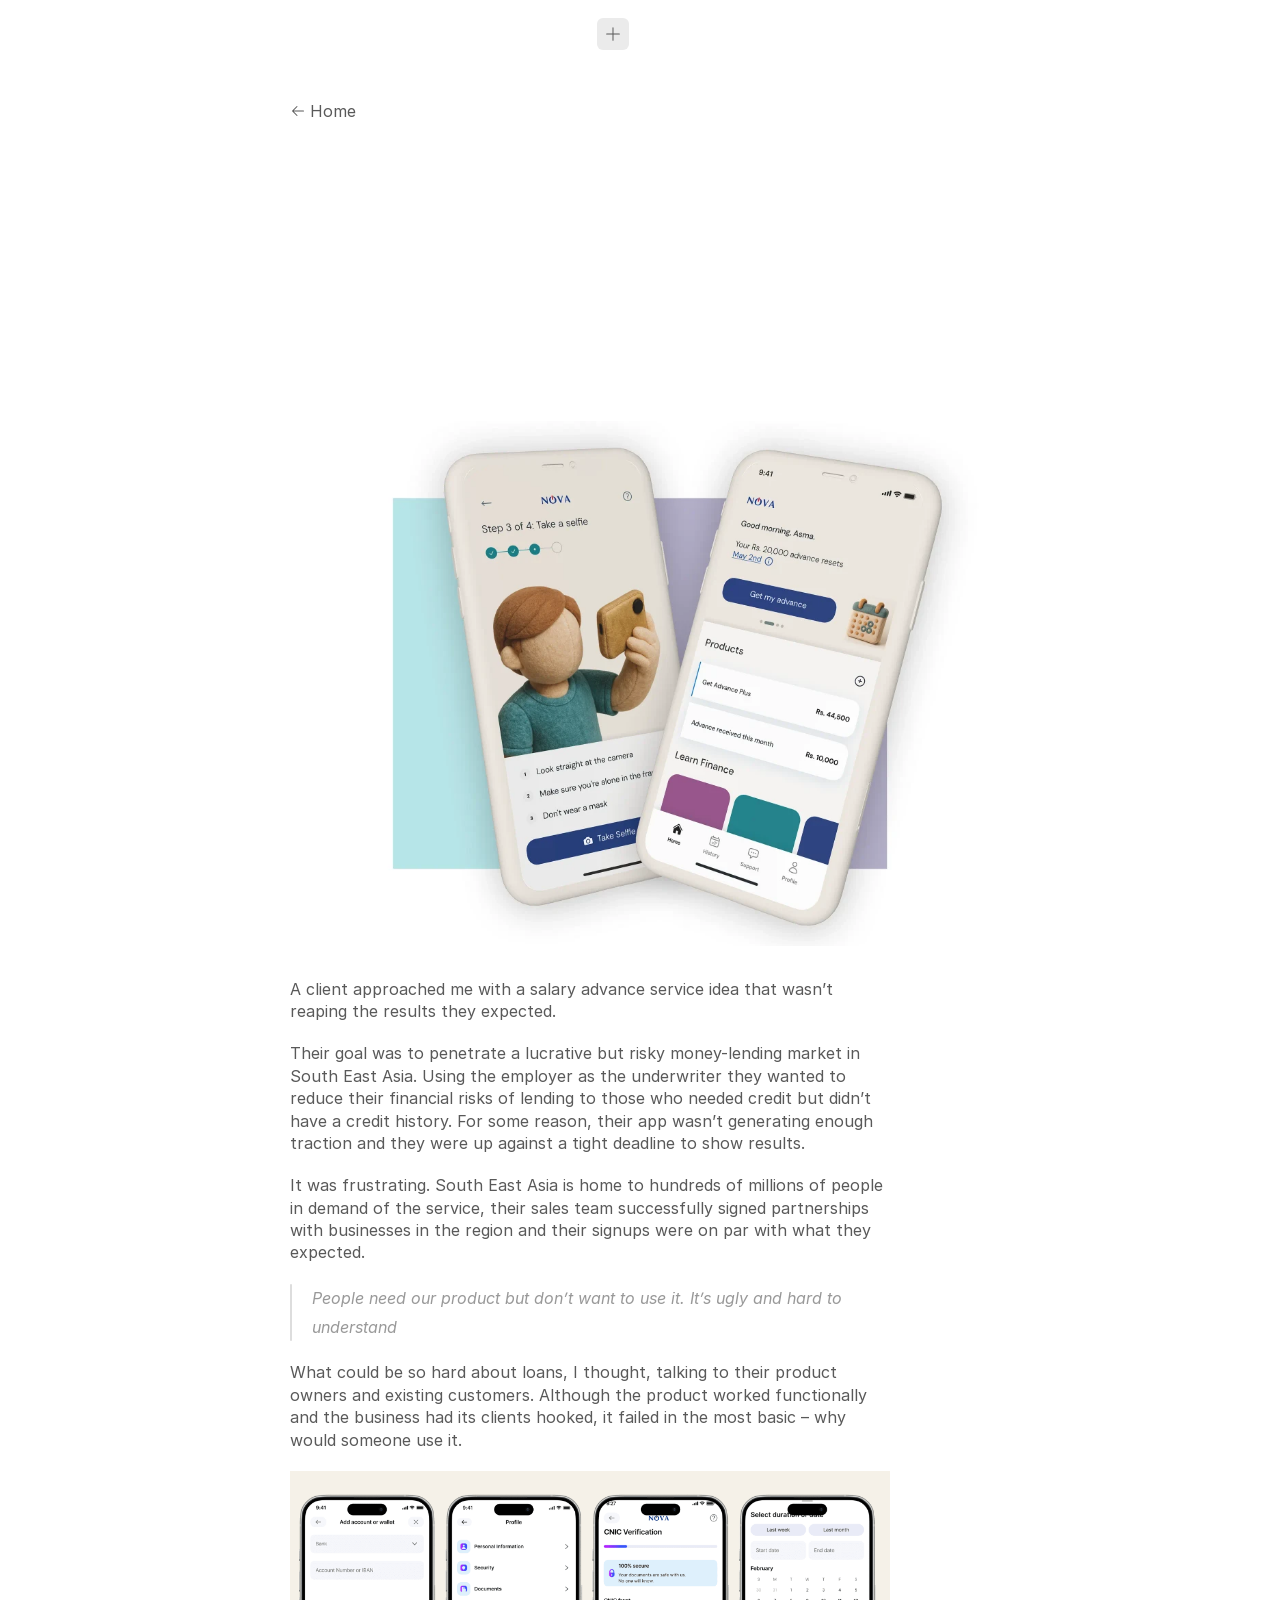
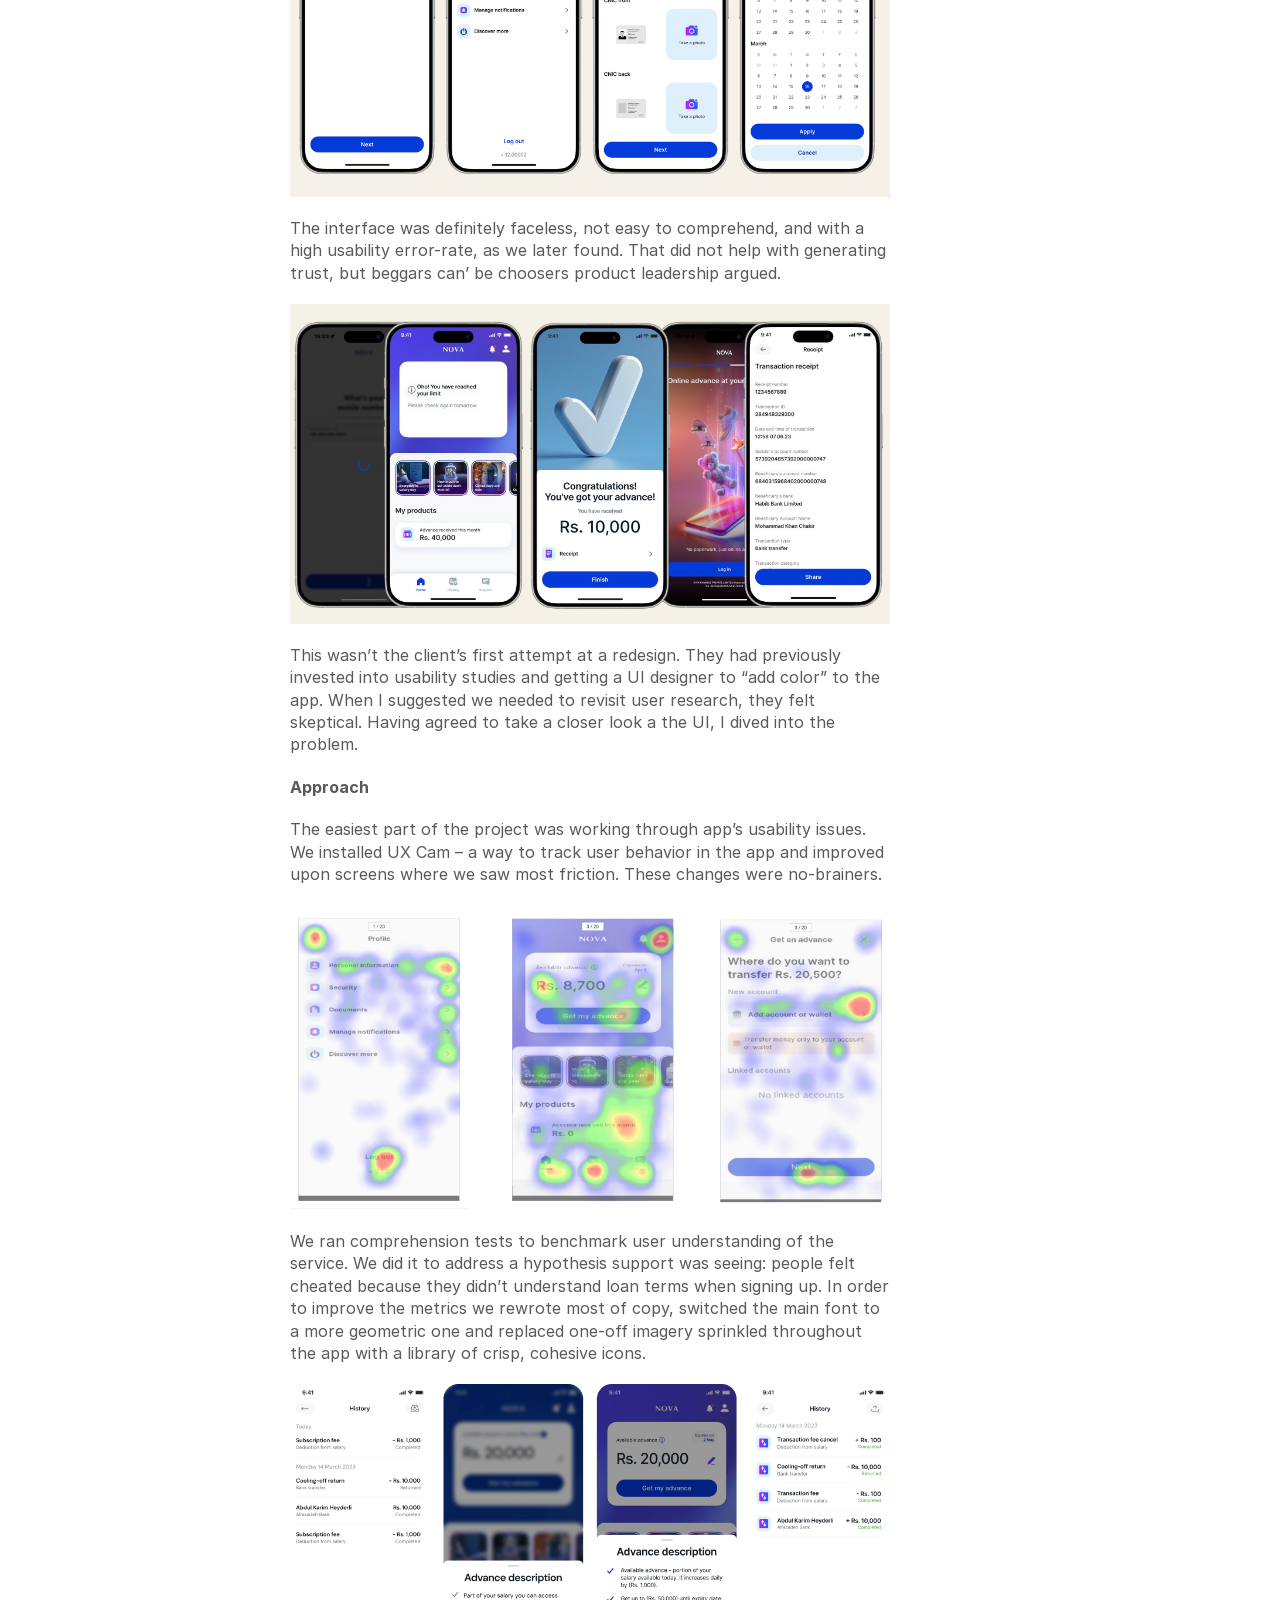
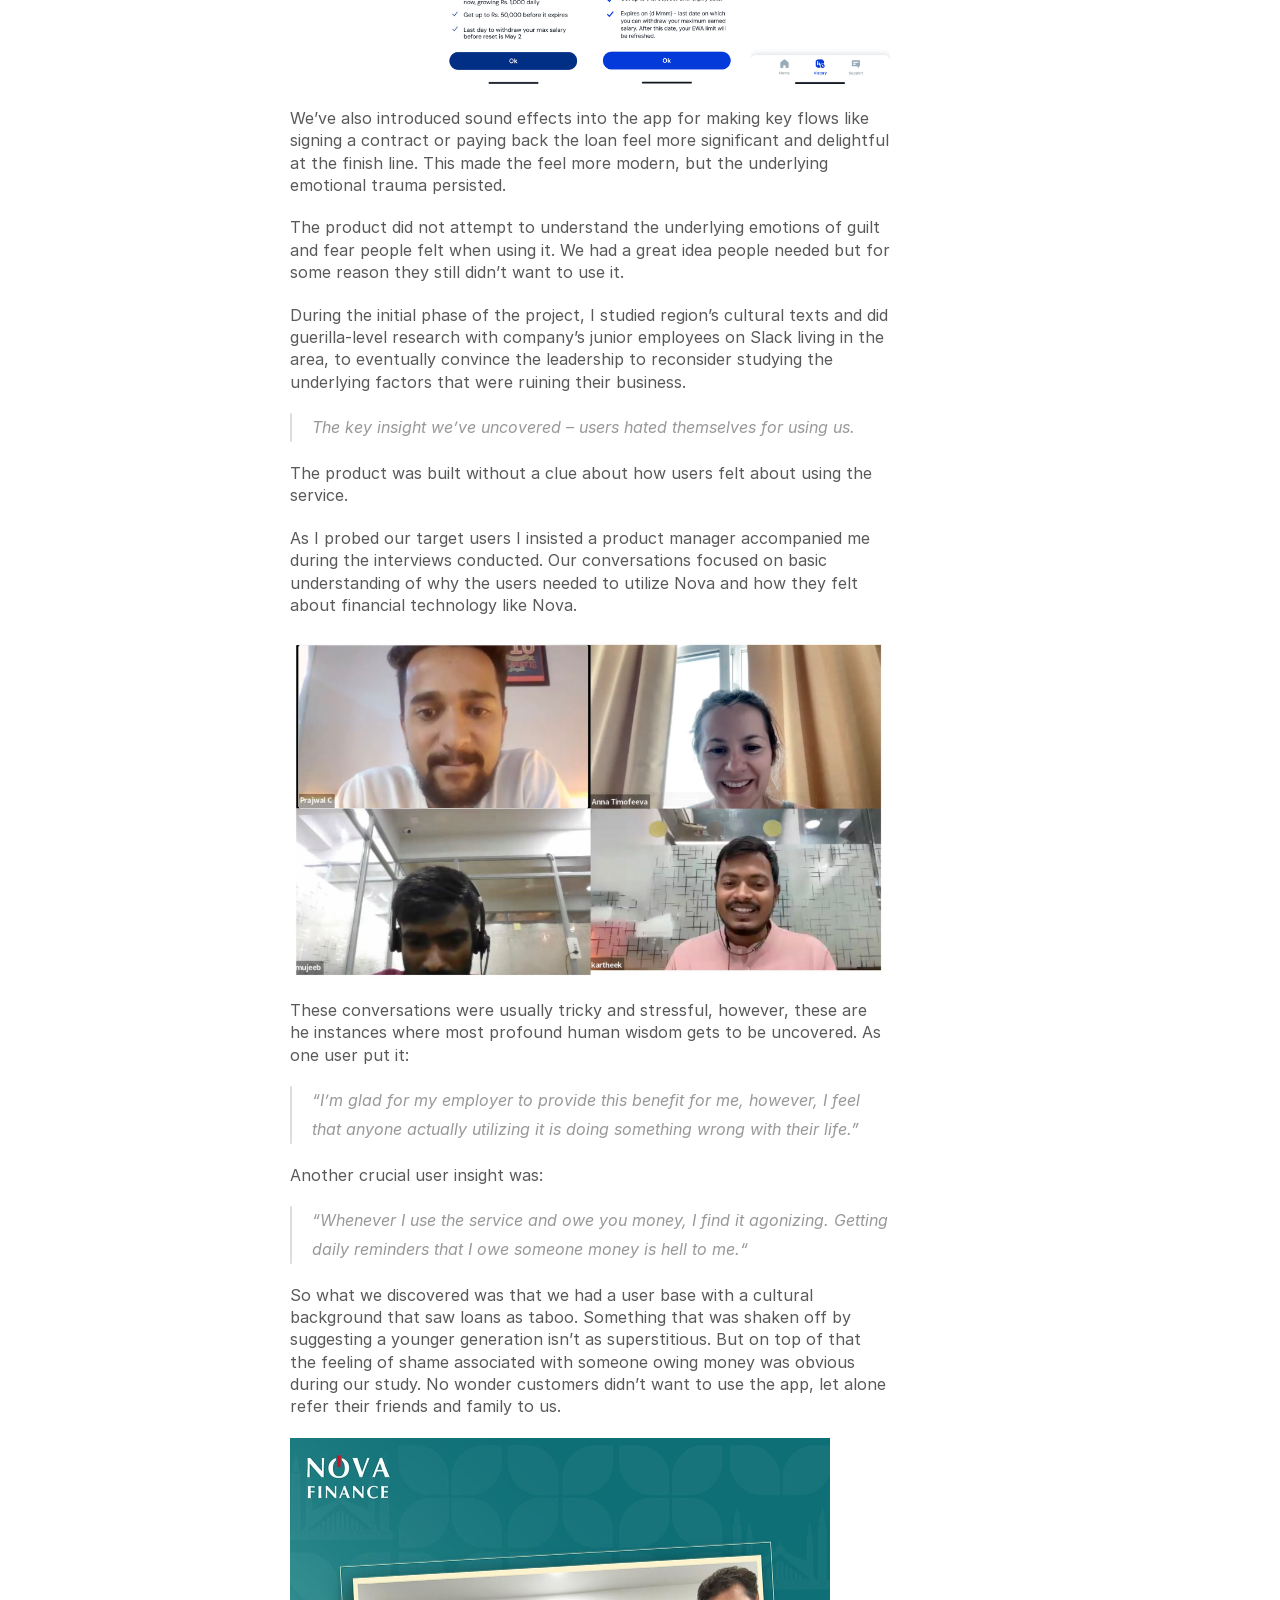
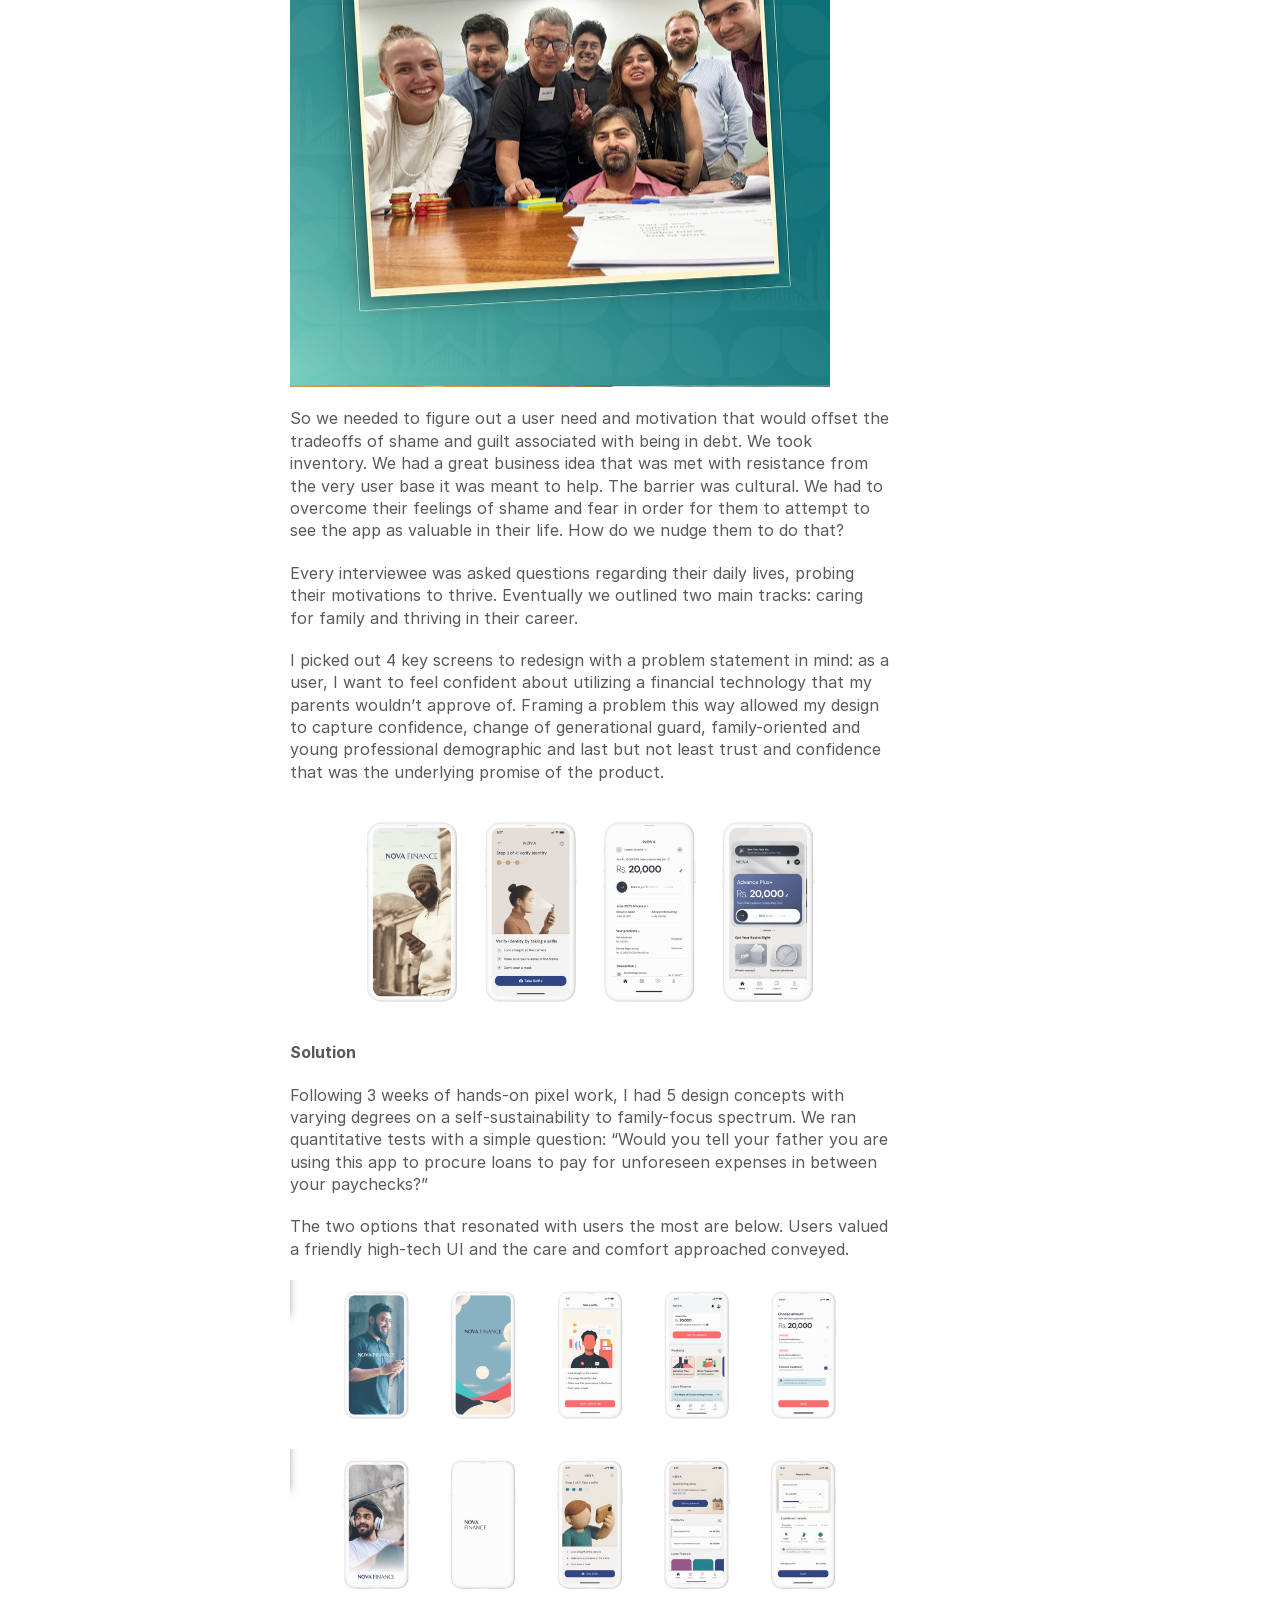
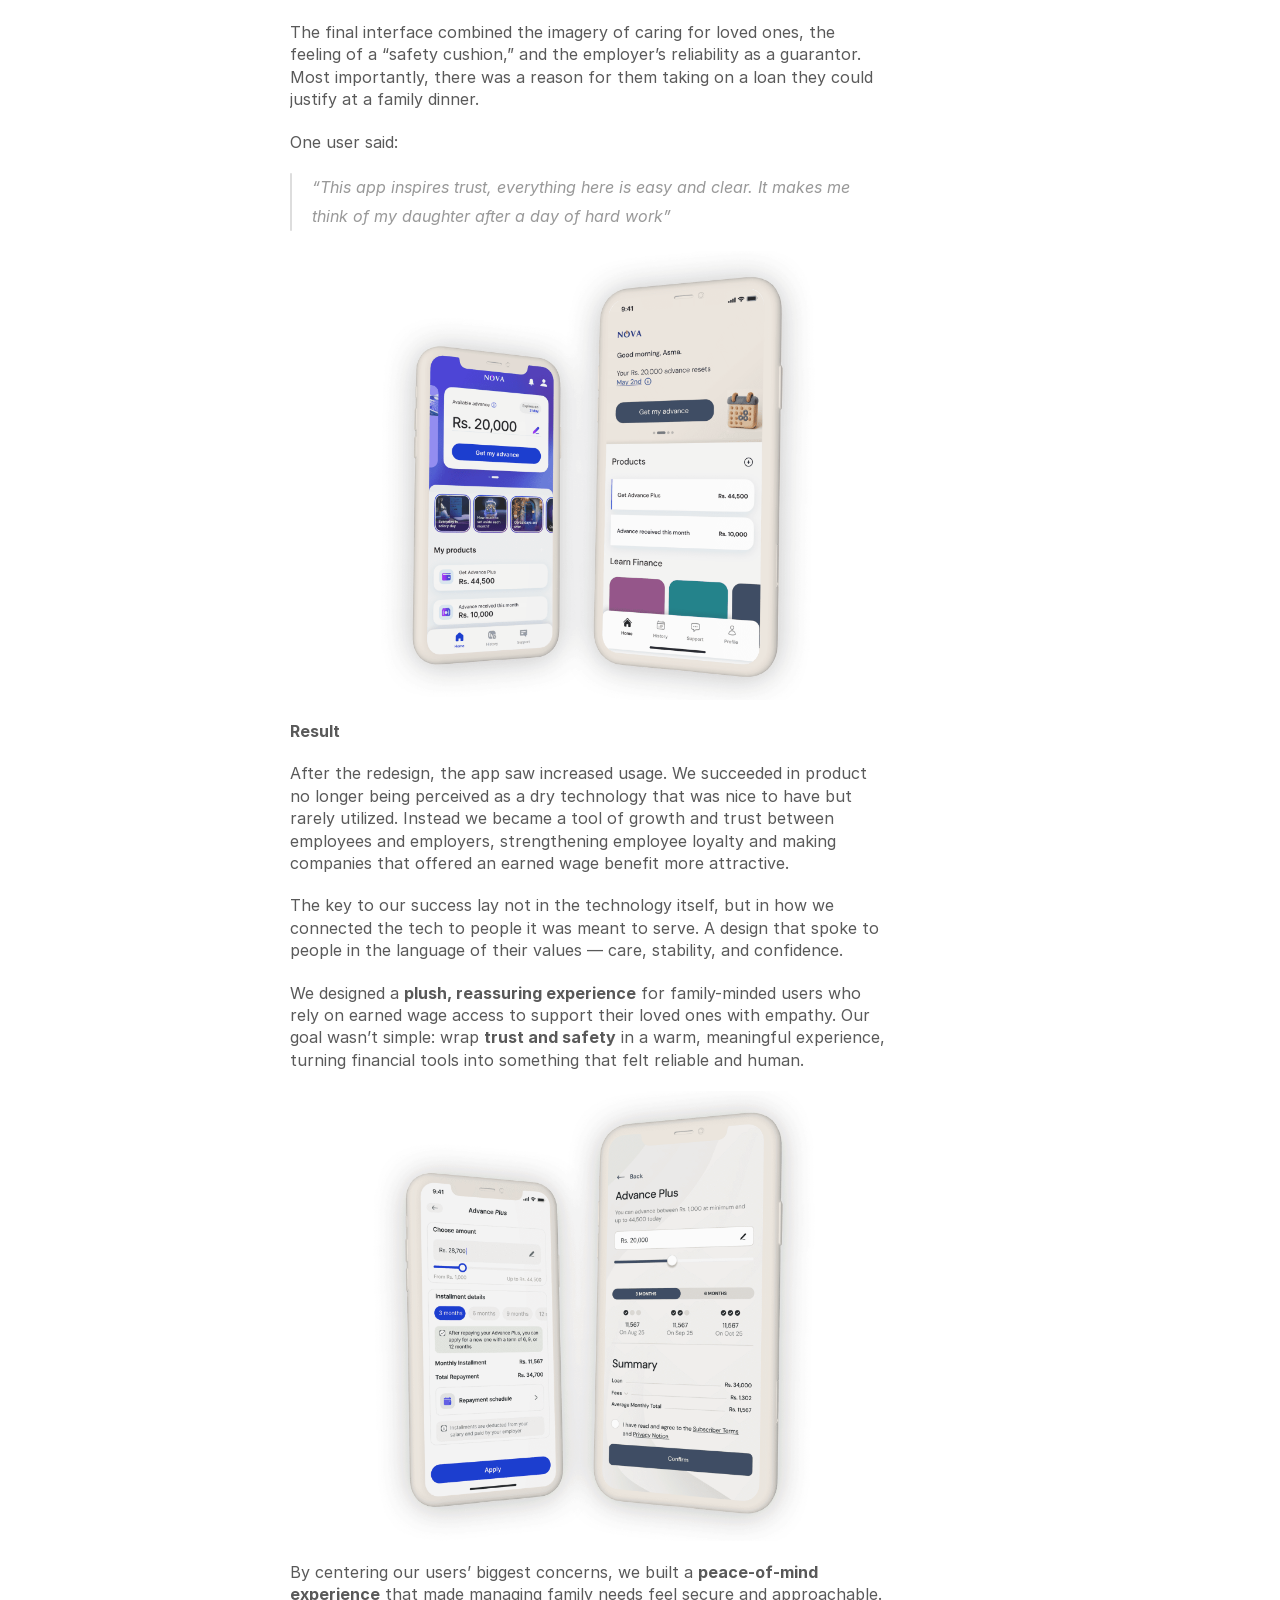
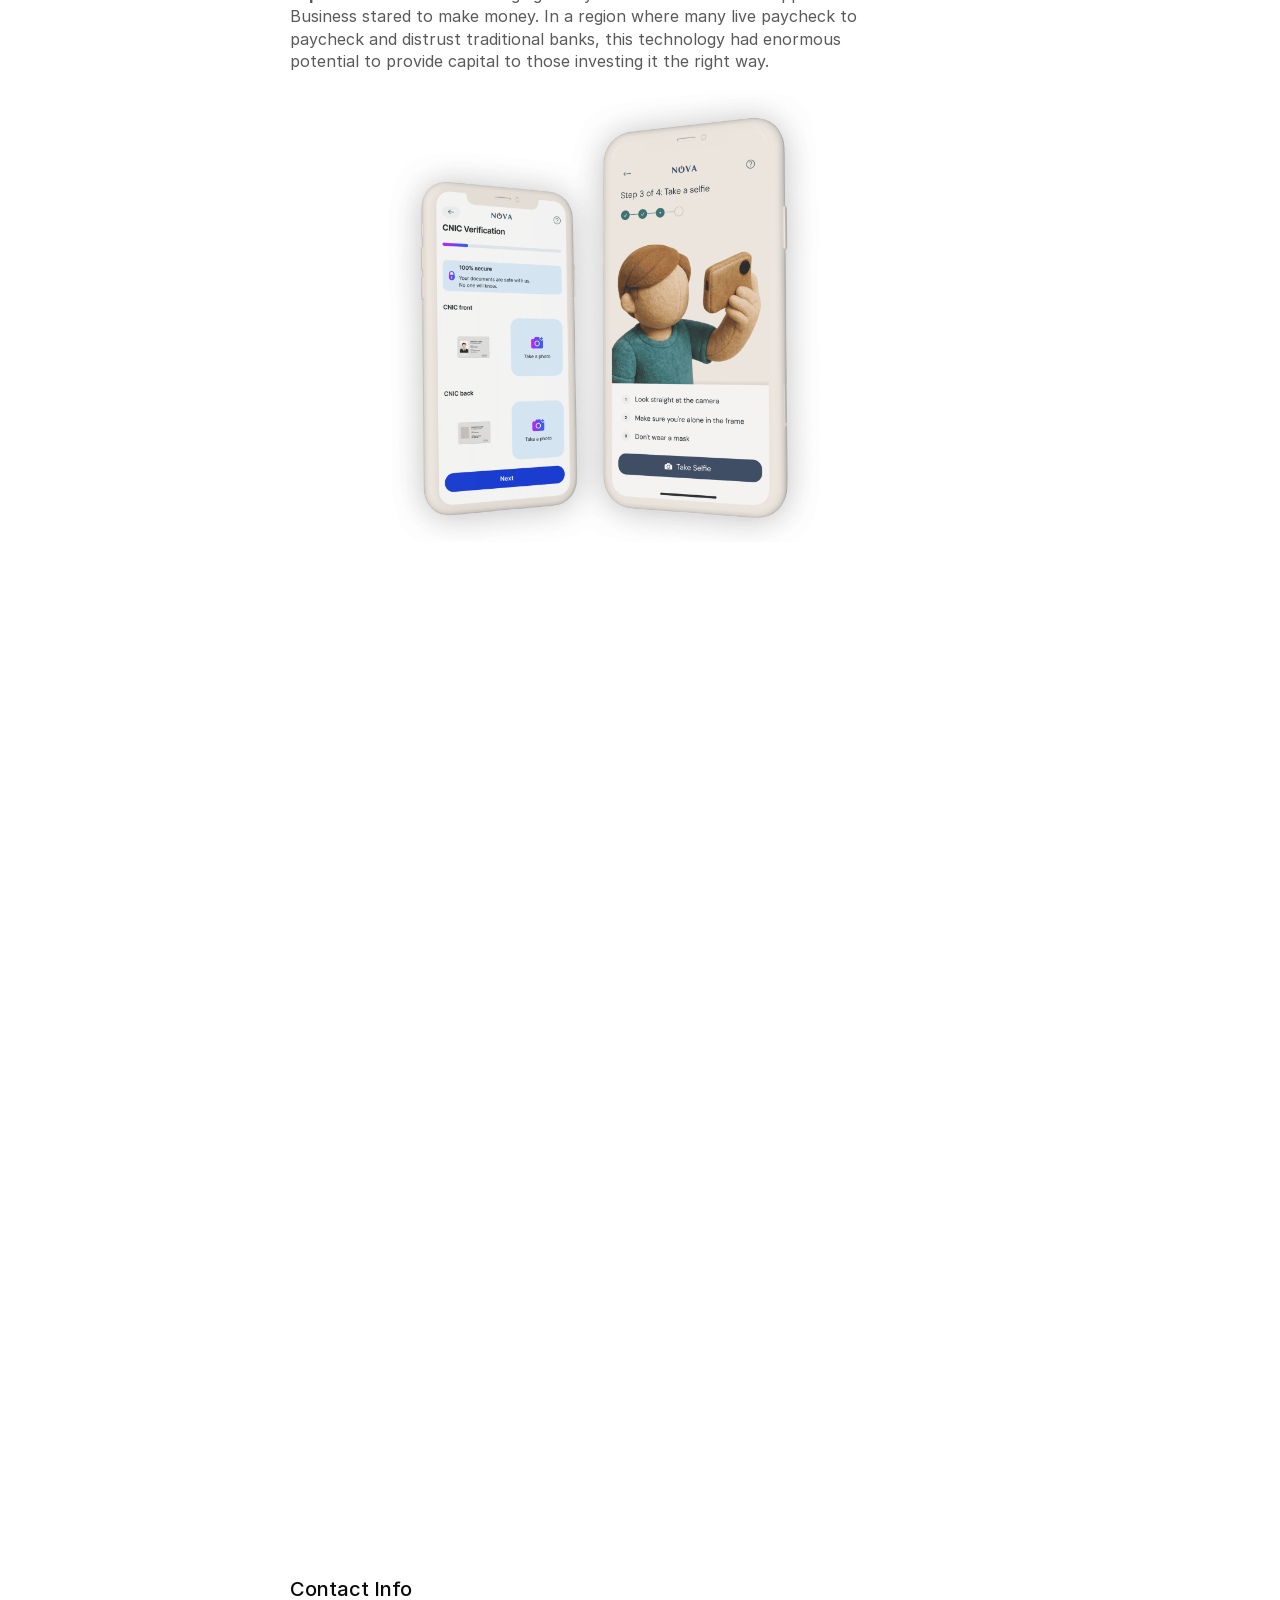
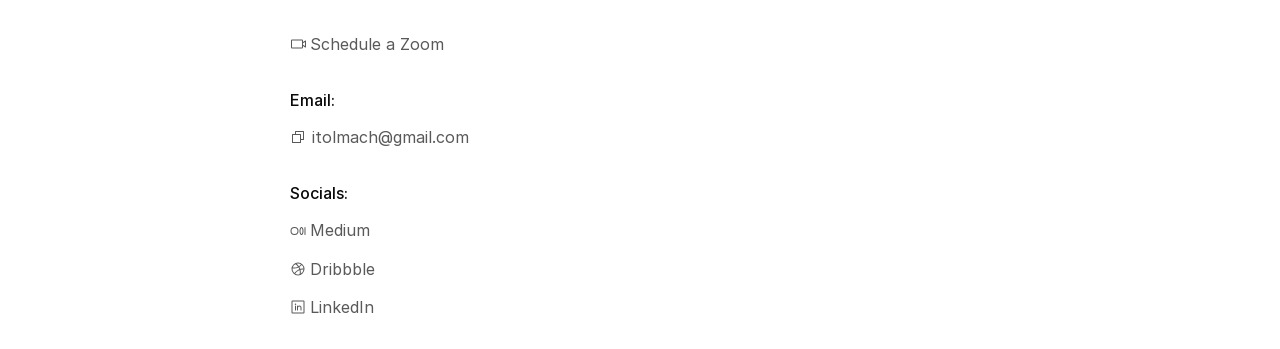
<file: work/nova/index.html>
<!DOCTYPE html><html lang="en"><head><meta charSet="utf-8"/><meta name="viewport" content="width=device-width"/><link rel="preload" as="image" imageSrcSet="/assets/images/tjiktnhrce2fbljr3aqifceins-e22198eca6.webp 512w, /assets/images/tjiktnhrce2fbljr3aqifceins-bd9a31e854.webp 1024w, /assets/images/tjiktnhrce2fbljr3aqifceins-5e75eec769.webp 2048w" imageSizes="(min-width: 1200px) min(max(100vw, 1px), 700px), (min-width: 810px) and (max-width: 1199.98px) min(max(100vw, 1px), 700px), (max-width: 809.98px) min(max(100vw - 32px, 1px), 700px)"/><link rel="preload" as="image" imageSrcSet="/assets/images/5bwlowdun1t3jee5ehsga8vsrxc-48d44a7eed.webp 512w, /assets/images/5bwlowdun1t3jee5ehsga8vsrxc-4a3f06402e.webp 1024w, /assets/images/5bwlowdun1t3jee5ehsga8vsrxc-72ee930752.webp 1920w" imageSizes="(min-width: 1200px) max(max((min(max(100vw, 1px), 700px) - 16px) / 2, 50px), 1px), (min-width: 810px) and (max-width: 1199.98px) max(max((min(max(100vw, 1px), 700px) - 16px) / 2, 50px), 1px), (max-width: 809.98px) max(min(max(100vw - 32px, 1px), 700px), 1px)"/><link rel="preload" as="image" imageSrcSet="/assets/images/cdababayzlc0wne7pghwb29g4ve-819b969363.jpg 512w, /assets/images/cdababayzlc0wne7pghwb29g4ve-17037b2018.jpg 1024w, /assets/images/cdababayzlc0wne7pghwb29g4ve-d55519396a.jpg 2048w, /assets/images/cdababayzlc0wne7pghwb29g4ve-713cc79e74.jpg 2500w" imageSizes="(min-width: 1200px) max(max((min(max(100vw, 1px), 700px) - 16px) / 2, 50px), 1px), (min-width: 810px) and (max-width: 1199.98px) max(max((min(max(100vw, 1px), 700px) - 16px) / 2, 50px), 1px), (max-width: 809.98px) max(min(max(100vw - 32px, 1px), 700px), 1px)"/><link rel="preload" as="image" imageSrcSet="/assets/images/zc2degrwzlhqofy7ylbp0ebx9u4-e019c79dc4.png 512w, /assets/images/zc2degrwzlhqofy7ylbp0ebx9u4-066acc2cd8.png 1024w, /assets/images/zc2degrwzlhqofy7ylbp0ebx9u4-61ad112a0e.png 1920w" imageSizes="(min-width: 1200px) max(max((min(max(100vw, 1px), 700px) - 16px) / 2, 50px), 1px), (min-width: 810px) and (max-width: 1199.98px) max(max((min(max(100vw, 1px), 700px) - 16px) / 2, 50px), 1px), (max-width: 809.98px) max(min(max(100vw - 32px, 1px), 700px), 1px)"/><link rel="preload" as="image" imageSrcSet="/assets/images/daieeicco5wj0yqbd07b1xo-f894ff8817.png 512w, /assets/images/daieeicco5wj0yqbd07b1xo-7ad3db1c1d.png 1024w, /assets/images/daieeicco5wj0yqbd07b1xo-edc00019fe.png 2048w" imageSizes="(min-width: 1200px) max(max((min(max(100vw, 1px), 700px) - 16px) / 2, 50px), 1px), (min-width: 810px) and (max-width: 1199.98px) max(max((min(max(100vw, 1px), 700px) - 16px) / 2, 50px), 1px), (max-width: 809.98px) max(min(max(100vw - 32px, 1px), 700px), 1px)"/><link rel="stylesheet" href="/css/site.css"/><link rel="stylesheet" href="/css/work-item.css"/><title>Nova Finance</title><meta name="description" content="Nova Finance - Earned Wage Access"/><link rel="canonical" href="https://itolmach.com/work/nova"/><meta property="og:title" content="Nova Finance"/><meta property="og:description" content="Nova Finance - Earned Wage Access"/><meta property="og:image" content="https://itolmach.com/assets/images/tjiktnhrce2fbljr3aqifceins-5e75eec769.webp"/><meta property="og:type" content="website"/><meta name="twitter:card" content="summary_large_image"/><meta name="twitter:title" content="Nova Finance"/><meta name="twitter:description" content="Nova Finance - Earned Wage Access"/><meta name="twitter:image" content="https://itolmach.com/assets/images/tjiktnhrce2fbljr3aqifceins-5e75eec769.webp"/><link rel="icon" href="/assets/images/yzkgt5axeskln1ruljnxcyfg0iq-c397c38dc8.png" media="(prefers-color-scheme: light)"/><link rel="icon" href="/assets/images/yzkgt5axeskln1ruljnxcyfg0iq-c397c38dc8.png" media="(prefers-color-scheme: dark)"/><link rel="apple-touch-icon" href="/assets/images/yzkgt5axeskln1ruljnxcyfg0iq-c397c38dc8.png"/><script src="/js/site.js" defer></script></head><body><div id="main"><div class="framer-llO7B framer-1dfgugx" data-layout-template="true" style="min-height:100vh;width:auto"><div class="framer-1kdxca4-container"><div class="ssr-variant hidden-1avhpe5"><header class="framer-1wtts framer-mthj8f" style="width:100%"><nav class="framer-dxl58f"><div class="framer-pda0m-container" style="--from-opacity:0;--motion-in:motion-opacity;--motion-out:motion-opacity-out;--motion-duration:var(--spring-31_97-10_18-duration);--motion-ease:var(--spring-31_97-10_18)" data-motion="reveal" data-motion-once="" data-motion-at="from-1200 from-1200 from-810 from-810"><nav class="framer-ijaxg framer-qeTca framer-bbukR framer-17eehuw framer-v-1rf0r2i" style="background-color:rgba(0, 0, 0, 0);border-bottom-left-radius:8px;border-bottom-right-radius:8px;border-top-left-radius:8px;border-top-right-radius:8px"><div class="framer-17q4vxx"><div class="framer-e8v5b5" style="opacity:0"><div class="framer-k8eham" style="transform:none" data-framer-component-type="RichTextContainer"><p class="framer-text framer-styles-preset-1o6q10j"><a class="framer-text framer-styles-preset-1g7mae4" href="/#about">About</a></p></div><div class="framer-1u77b3z" style="transform:none" data-framer-component-type="RichTextContainer"><p class="framer-text framer-styles-preset-1o6q10j"><a class="framer-text framer-styles-preset-1g7mae4" href="/#work">Work</a></p></div><div class="framer-xxt5yw" style="transform:none" data-framer-component-type="RichTextContainer"><p class="framer-text framer-styles-preset-1o6q10j"><a class="framer-text framer-styles-preset-1g7mae4" href="/#experience">Experience</a></p></div></div><div class="framer-81gjg6" style="backdrop-filter:blur(10px);background-color:var(--token-daafa54d-7b22-4a97-bd53-87b12775dffd, rgb(36, 36, 36));-webkit-backdrop-filter:blur(10px);border-bottom-left-radius:6px;border-bottom-right-radius:6px;border-top-left-radius:6px;border-top-right-radius:6px" tabindex="0"><div class="framer-1sh18di-container" style="transform:rotate(-45deg)"><div style="display:contents"><svg xmlns="http://www.w3.org/2000/svg" viewBox="0 0 256 256" focusable="false" color="var(--token-66a88aa6-8fc9-447d-b229-c1bafaea57af, rgb(171, 171, 171))" style="user-select: none; width: 100%; height: 100%; display: inline-block; fill: var(--token-66a88aa6-8fc9-447d-b229-c1bafaea57af, rgb(171, 171, 171)); color: var(--token-66a88aa6-8fc9-447d-b229-c1bafaea57af, rgb(171, 171, 171)); flex-shrink: 0;"><g color="var(--token-66a88aa6-8fc9-447d-b229-c1bafaea57af, rgb(171, 171, 171))" weight="regular"><path d="M205.66,194.34a8,8,0,0,1-11.32,11.32L128,139.31,61.66,205.66a8,8,0,0,1-11.32-11.32L116.69,128,50.34,61.66A8,8,0,0,1,61.66,50.34L128,116.69l66.34-66.35a8,8,0,0,1,11.32,11.32L139.31,128Z"></path></g></svg></div></div></div><div class="framer-19tmaln" style="opacity:0"><div class="framer-pcv6n2" style="transform:none" data-framer-component-type="RichTextContainer"><p class="framer-text framer-styles-preset-1o6q10j"><a class="framer-text framer-styles-preset-1g7mae4" href="/#education">Education</a></p></div><div class="framer-eww1kr" style="transform:none" data-framer-component-type="RichTextContainer"><p class="framer-text framer-styles-preset-1o6q10j"><a class="framer-text framer-styles-preset-1g7mae4" href="/#blog">Publications</a></p></div><div class="framer-3x6288" style="transform:none" data-framer-component-type="RichTextContainer"><p class="framer-text framer-styles-preset-1o6q10j"><a class="framer-text framer-styles-preset-1g7mae4" href="/#contact">Contact</a></p></div></div></div></nav></div></nav></header></div><div class="ssr-variant hidden-gmuizj hidden-1dfgugx"><header class="framer-1wtts framer-mthj8f framer-v-1mabc7a" style="width:100%"><nav class="framer-dxl58f"><div class="framer-pda0m-container" style="--from-opacity:0;--motion-in:motion-opacity;--motion-out:motion-opacity-out;--motion-duration:var(--spring-31_97-10_18-duration);--motion-ease:var(--spring-31_97-10_18)" data-motion="reveal" data-motion-once="" data-motion-at="from-0 from-0"><nav class="framer-ijaxg framer-qeTca framer-bbukR framer-17eehuw framer-v-zfahja" style="background-color:var(--token-daafa54d-7b22-4a97-bd53-87b12775dffd, rgb(36, 36, 36));border-bottom-left-radius:8px;border-bottom-right-radius:8px;border-top-left-radius:8px;border-top-right-radius:8px"><div class="framer-17q4vxx"><div class="framer-81gjg6" style="backdrop-filter:blur(10px);background-color:var(--token-daafa54d-7b22-4a97-bd53-87b12775dffd, rgb(36, 36, 36));-webkit-backdrop-filter:blur(10px);border-bottom-left-radius:6px;border-bottom-right-radius:6px;border-top-left-radius:6px;border-top-right-radius:6px" tabindex="0"><div class="framer-1sh18di-container" style="transform:rotate(45deg)"><div style="display:contents"><svg xmlns="http://www.w3.org/2000/svg" viewBox="0 0 256 256" focusable="false" color="var(--token-66a88aa6-8fc9-447d-b229-c1bafaea57af, rgb(171, 171, 171))" style="user-select: none; width: 100%; height: 100%; display: inline-block; fill: var(--token-66a88aa6-8fc9-447d-b229-c1bafaea57af, rgb(171, 171, 171)); color: var(--token-66a88aa6-8fc9-447d-b229-c1bafaea57af, rgb(171, 171, 171)); flex-shrink: 0;"><g color="var(--token-66a88aa6-8fc9-447d-b229-c1bafaea57af, rgb(171, 171, 171))" weight="regular"><path d="M205.66,194.34a8,8,0,0,1-11.32,11.32L128,139.31,61.66,205.66a8,8,0,0,1-11.32-11.32L116.69,128,50.34,61.66A8,8,0,0,1,61.66,50.34L128,116.69l66.34-66.35a8,8,0,0,1,11.32,11.32L139.31,128Z"></path></g></svg></div></div></div></div></nav></div></nav></header></div></div><div class="framer-GXr1i framer-AitSa framer-L5z9z framer-NJaK4 framer-CbSfc framer-sooz6 framer-cdURh framer-uwfet framer-bbukR framer-piAT8 framer-55v541" style="min-height:100vh;width:auto;display:contents"><section class="framer-mjm075"><div class="framer-17h34sf"><div class="framer-1tdf5yw"><div class="framer-3snuwu" style="--from-opacity:0;--motion-in:motion-opacity;--motion-out:motion-opacity-out;--motion-duration:var(--spring-31_97-10_18-duration);--motion-ease:var(--spring-31_97-10_18)" data-motion="reveal" data-motion-once=""><div class="framer-2fyiqn-container"><a aria-label="Icon button" class="framer-XdPwZ framer-L5z9z framer-t72803 framer-zfyoi4" href="/"><div class="framer-ohkc6l-container"><div style="display:contents"><svg xmlns="http://www.w3.org/2000/svg" viewBox="0 0 256 256" focusable="false" color="var(--token-66a88aa6-8fc9-447d-b229-c1bafaea57af, rgb(51, 51, 51))" style="user-select:none;width:100%;height:100%;display:inline-block;fill:var(--hover-fill, var(--token-66a88aa6-8fc9-447d-b229-c1bafaea57af, rgb(51, 51, 51)));color:var(--hover-color, var(--token-66a88aa6-8fc9-447d-b229-c1bafaea57af, rgb(51, 51, 51)));flex-shrink:0"><g color="var(--token-66a88aa6-8fc9-447d-b229-c1bafaea57af, rgb(51, 51, 51))" weight="regular"><path d="M224,128a8,8,0,0,1-8,8H59.31l58.35,58.34a8,8,0,0,1-11.32,11.32l-72-72a8,8,0,0,1,0-11.32l72-72a8,8,0,0,1,11.32,11.32L59.31,120H216A8,8,0,0,1,224,128Z"></path></g></svg></div></div><div class="framer-b77hmu" style="--extracted-r6o4lv:var(--hover-extracted-r6o4lv, var(--token-66a88aa6-8fc9-447d-b229-c1bafaea57af, rgb(51, 51, 51)));--framer-link-text-color:rgb(0, 153, 255);--framer-link-text-decoration:underline;transform:none" data-framer-component-type="RichTextContainer"><p class="framer-text framer-styles-preset-1us66h8" style="--framer-text-color:var(--hover-framer-text-color, var(--extracted-r6o4lv, var(--token-66a88aa6-8fc9-447d-b229-c1bafaea57af, rgb(51, 51, 51))))">Home</p></div></a></div></div><div class="framer-bjul1p"><div class="framer-1kbbaqb" style="will-change:transform;opacity:0;transform:none"><div class="ssr-variant hidden-ho5o76"><div class="framer-vt3msw" style="transform:none" data-framer-component-type="RichTextContainer"><h1 class="framer-text framer-styles-preset-cnkitt">Nova Finance - Earned Wage Access</h1></div></div><div class="ssr-variant hidden-15wtvpo hidden-55v541"><div class="framer-vt3msw" style="transform:none" data-framer-component-type="RichTextContainer"><h1 class="framer-text framer-styles-preset-cnkitt" style="--framer-text-alignment:left">Nova Finance - Earned Wage Access</h1></div></div><div class="framer-6gzudj-container"><a class="framer-AX5Cq framer-L5z9z framer-xmiarq framer-v-dfypap framer-ep5ive" href="https://novafinance.pk/" target="_blank" rel="noopener"><div class="framer-1sxts5b"><div class="framer-i9ngqm-container"><div style="display:contents"><svg xmlns="http://www.w3.org/2000/svg" viewBox="0 0 256 256" focusable="false" color="var(--token-dc11ae94-e5e0-46b4-a7bb-6a89927d0b69, rgb(255, 255, 255))" style="user-select: none; width: 100%; height: 100%; display: inline-block; fill: var(--token-dc11ae94-e5e0-46b4-a7bb-6a89927d0b69, rgb(255, 255, 255)); color: var(--token-dc11ae94-e5e0-46b4-a7bb-6a89927d0b69, rgb(255, 255, 255)); flex-shrink: 0;"><g color="var(--token-dc11ae94-e5e0-46b4-a7bb-6a89927d0b69, rgb(255, 255, 255))" weight="regular"><path d="M200,64V168a8,8,0,0,1-16,0V83.31L69.66,197.66a8,8,0,0,1-11.32-11.32L172.69,72H88a8,8,0,0,1,0-16H192A8,8,0,0,1,200,64Z"></path></g></svg></div></div><div class="framer-1gpxok4" style="--extracted-r6o4lv:var(--token-dc11ae94-e5e0-46b4-a7bb-6a89927d0b69, rgb(255, 255, 255));--framer-link-text-color:rgb(0, 153, 255);--framer-link-text-decoration:underline;transform:none" data-framer-component-type="RichTextContainer"><p class="framer-text framer-styles-preset-1us66h8" style="--framer-text-color:var(--extracted-r6o4lv, var(--token-dc11ae94-e5e0-46b4-a7bb-6a89927d0b69, rgb(255, 255, 255)))">Visit Website</p></div></div><div class="framer-st19gr" style="background-color:var(--token-a5aa483f-4f79-4648-a71d-783f09603577, rgb(130, 130, 130))"><div class="framer-1u837im" style="background-color:var(--token-dc11ae94-e5e0-46b4-a7bb-6a89927d0b69, rgb(255, 255, 255))"></div></div></a></div><div class="ssr-variant hidden-ho5o76"><div class="framer-vh315j" style="transform:none" data-framer-component-type="RichTextContainer"><p class="framer-text framer-styles-preset-1us66h8">Nova Finance - Earned Wage Access</p></div></div><div class="ssr-variant hidden-15wtvpo hidden-55v541"><div class="framer-vh315j" style="transform:none" data-framer-component-type="RichTextContainer"><p class="framer-text framer-styles-preset-1us66h8" style="--framer-text-alignment:left">Nova Finance - Earned Wage Access</p></div></div><div class="framer-1uish2e"><div class="framer-1y7smco" data-border="true"><div class="ssr-variant hidden-ho5o76"><div class="framer-1p86sk9" style="transform:none" data-framer-component-type="RichTextContainer"><p class="framer-text framer-styles-preset-1qzg6xa">Impact</p></div></div><div class="ssr-variant hidden-15wtvpo hidden-55v541"><div class="framer-1p86sk9" style="transform:none" data-framer-component-type="RichTextContainer"><p class="framer-text framer-styles-preset-1qzg6xa" style="--framer-text-alignment:left">May 15, 2024</p></div></div><div class="ssr-variant hidden-ho5o76"><div class="framer-1v2x75n" style="transform:none" data-framer-component-type="RichTextContainer"><p class="framer-text framer-styles-preset-1qzg6xa" style="--framer-text-color:var(--token-dc11ae94-e5e0-46b4-a7bb-6a89927d0b69, rgb(250, 250, 250))">0-to-1 Product in SE Asia</p></div></div><div class="ssr-variant hidden-15wtvpo hidden-55v541"><div class="framer-1v2x75n" style="transform:none" data-framer-component-type="RichTextContainer"><p class="framer-text framer-styles-preset-1qzg6xa" style="--framer-text-alignment:left">0-to-1 Product in SE Asia</p></div></div></div><div class="framer-1l780re" data-border="true"><div class="ssr-variant hidden-ho5o76"><div class="framer-72xo37" style="transform:none" data-framer-component-type="RichTextContainer"><p class="framer-text framer-styles-preset-1qzg6xa">Services</p></div></div><div class="ssr-variant hidden-15wtvpo hidden-55v541"><div class="framer-72xo37" style="transform:none" data-framer-component-type="RichTextContainer"><p class="framer-text framer-styles-preset-1qzg6xa" style="--framer-text-alignment:left">May 15, 2024</p></div></div><div class="ssr-variant hidden-ho5o76"><div class="framer-1wztxhj" style="transform:none" data-framer-component-type="RichTextContainer"><p class="framer-text framer-styles-preset-1qzg6xa" style="--framer-text-color:var(--token-dc11ae94-e5e0-46b4-a7bb-6a89927d0b69, rgb(250, 250, 250))">Fintech Mobile App</p></div></div><div class="ssr-variant hidden-15wtvpo hidden-55v541"><div class="framer-1wztxhj" style="transform:none" data-framer-component-type="RichTextContainer"><p class="framer-text framer-styles-preset-1qzg6xa" style="--framer-text-alignment:left">Fintech Mobile App</p></div></div></div><div class="framer-dyeniv" data-border="true"><div class="ssr-variant hidden-ho5o76"><div class="framer-1gaxqgv" style="transform:none" data-framer-component-type="RichTextContainer"><p class="framer-text framer-styles-preset-1qzg6xa">Client</p></div></div><div class="ssr-variant hidden-15wtvpo hidden-55v541"><div class="framer-1gaxqgv" style="transform:none" data-framer-component-type="RichTextContainer"><p class="framer-text framer-styles-preset-1qzg6xa" style="--framer-text-alignment:left">May 15, 2024</p></div></div><div class="ssr-variant hidden-ho5o76"><div class="framer-10sbjge" style="transform:none" data-framer-component-type="RichTextContainer"><p class="framer-text framer-styles-preset-1qzg6xa" style="--framer-text-color:var(--token-dc11ae94-e5e0-46b4-a7bb-6a89927d0b69, rgb(250, 250, 250))">Nova</p></div></div><div class="ssr-variant hidden-15wtvpo hidden-55v541"><div class="framer-10sbjge" style="transform:none" data-framer-component-type="RichTextContainer"><p class="framer-text framer-styles-preset-1qzg6xa" style="--framer-text-alignment:left">Nova</p></div></div></div><div class="framer-ku6xmv" data-border="true"><div class="ssr-variant hidden-ho5o76"><div class="framer-frw4j8" style="transform:none" data-framer-component-type="RichTextContainer"><p class="framer-text framer-styles-preset-1qzg6xa">Year</p></div></div><div class="ssr-variant hidden-15wtvpo hidden-55v541"><div class="framer-frw4j8" style="transform:none" data-framer-component-type="RichTextContainer"><p class="framer-text framer-styles-preset-1qzg6xa" style="--framer-text-alignment:left">May 15, 2024</p></div></div><div class="ssr-variant hidden-ho5o76"><div class="framer-lhr5zp" style="transform:none" data-framer-component-type="RichTextContainer"><p class="framer-text framer-styles-preset-1qzg6xa" style="--framer-text-color:var(--token-dc11ae94-e5e0-46b4-a7bb-6a89927d0b69, rgb(250, 250, 250))">2025</p></div></div><div class="ssr-variant hidden-15wtvpo hidden-55v541"><div class="framer-lhr5zp" style="transform:none" data-framer-component-type="RichTextContainer"><p class="framer-text framer-styles-preset-1qzg6xa" style="--framer-text-alignment:left">2025</p></div></div></div></div></div><div class="ssr-variant hidden-ho5o76"><div class="framer-1qyz6yg" style="--from-opacity:0;--motion-in:motion-opacity;--motion-out:motion-opacity-out;--motion-duration:var(--spring-31_97-10_18-duration);--motion-ease:var(--spring-31_97-10_18)" data-motion="reveal" data-motion-once="" data-motion-at="from-1200 from-1200 from-810 from-810"><div style="position:absolute;border-radius:inherit;corner-shape:inherit;top:0;right:0;bottom:0;left:0"><img decoding="async" width="2048" height="1534" sizes="(min-width: 1200px) min(max(100vw, 1px), 700px), (min-width: 810px) and (max-width: 1199.98px) min(max(100vw, 1px), 700px), (max-width: 809.98px) min(max(100vw - 32px, 1px), 700px)" srcSet="/assets/images/tjiktnhrce2fbljr3aqifceins-e22198eca6.webp 512w, /assets/images/tjiktnhrce2fbljr3aqifceins-bd9a31e854.webp 1024w, /assets/images/tjiktnhrce2fbljr3aqifceins-5e75eec769.webp 2048w" src="/assets/images/tjiktnhrce2fbljr3aqifceins-5e75eec769.webp" alt="" style="display:block;width:100%;height:100%;border-radius:inherit;corner-shape:inherit;object-position:center;object-fit:cover"/></div></div></div><div class="ssr-variant hidden-15wtvpo hidden-55v541"><div class="framer-1qyz6yg" style="--from-opacity:0;--motion-in:motion-opacity;--motion-out:motion-opacity-out;--motion-duration:var(--spring-31_97-10_18-duration);--motion-ease:var(--spring-31_97-10_18)" data-motion="reveal" data-motion-once="" data-motion-at="from-0 from-0"><div style="position:absolute;border-radius:inherit;corner-shape:inherit;top:0;right:0;bottom:0;left:0"><img decoding="async" width="2048" height="1534" sizes="(min-width: 1200px) min(max(100vw, 1px), 700px), (min-width: 810px) and (max-width: 1199.98px) min(max(100vw, 1px), 700px), (max-width: 809.98px) min(max(100vw - 32px, 1px), 700px)" srcSet="/assets/images/tjiktnhrce2fbljr3aqifceins-e22198eca6.webp 512w, /assets/images/tjiktnhrce2fbljr3aqifceins-bd9a31e854.webp 1024w, /assets/images/tjiktnhrce2fbljr3aqifceins-5e75eec769.webp 2048w" src="/assets/images/tjiktnhrce2fbljr3aqifceins-5e75eec769.webp" alt="" style="display:block;width:100%;height:100%;border-radius:inherit;corner-shape:inherit;object-position:center;object-fit:cover"/></div></div></div></div><div class="framer-1riu3aw"><div class="framer-t4ft0s" style="--from-opacity:0;--motion-in:motion-opacity;--motion-out:motion-opacity-out;--motion-duration:var(--spring-31_97-10_18-duration);--motion-ease:var(--spring-31_97-10_18)" data-framer-component-type="RichTextContainer" data-motion="reveal" data-motion-once=""><p class="framer-text framer-styles-preset-1us66h8">A client approached me with a salary advance service idea that wasn’t reaping the results they expected.</p><p class="framer-text framer-styles-preset-1us66h8">Their goal was to penetrate a lucrative but risky money-lending market in South East Asia. Using the employer as the underwriter they wanted to reduce their financial risks of lending to those who needed credit but didn’t have a credit history. For some reason, their app wasn’t generating enough traction and they were up against a tight deadline to show results.</p><p class="framer-text framer-styles-preset-1us66h8">It was frustrating. South East Asia is home to hundreds of millions of people in demand of the service, their sales team successfully signed partnerships with businesses in the region and their signups were on par with what they expected.</p><blockquote class="framer-text framer-styles-preset-vnxgoa"><p class="framer-text framer-styles-preset-1us66h8">People need our product but don’t want to use it. It’s ugly and hard to understand</p></blockquote><p class="framer-text framer-styles-preset-1us66h8">What could be so hard about loans, I thought, talking to their product owners and existing customers. Although the product worked functionally and the business had its clients hooked, it failed in the most basic – why would someone use it.</p><img class="framer-text framer-image framer-styles-preset-kq0k92" src="/assets/images/vy7pxmctrkrtgnqemavbnm25zq-36ffe9bbc2.png" alt="" width="1075" height="584" srcset="/assets/images/vy7pxmctrkrtgnqemavbnm25zq-253a3ddcae.png 512w, /assets/images/vy7pxmctrkrtgnqemavbnm25zq-233b660c16.png 1024w, /assets/images/vy7pxmctrkrtgnqemavbnm25zq-ac989d68a5.png 2048w, /assets/images/vy7pxmctrkrtgnqemavbnm25zq-36ffe9bbc2.png 2151w" sizes="(min-width: 1200px) 100vw, (min-width: 810px) and (max-width: 1199.98px) 100vw, (max-width: 809.98px) 100vw" style="aspect-ratio:2151 / 1169"><p class="framer-text framer-styles-preset-1us66h8">The interface was definitely faceless, not easy to comprehend, and with a high usability error-rate, as we later found. That did not help with generating trust, but beggars can’ be choosers product leadership argued.</p><img class="framer-text framer-image framer-styles-preset-kq0k92" src="/assets/images/qurfecabgxq9epcy2y2chr7ri-0beb3d4fa8.jpeg" alt="" width="1052" height="560" srcset="/assets/images/qurfecabgxq9epcy2y2chr7ri-c9cb167fc8.jpeg 512w, /assets/images/qurfecabgxq9epcy2y2chr7ri-235b7d9218.jpeg 1024w, /assets/images/qurfecabgxq9epcy2y2chr7ri-a5c6711ea8.jpeg 2048w, /assets/images/qurfecabgxq9epcy2y2chr7ri-0beb3d4fa8.jpeg 2105w" sizes="(min-width: 1200px) 100vw, (min-width: 810px) and (max-width: 1199.98px) 100vw, (max-width: 809.98px) 100vw" style="aspect-ratio:2105 / 1121"><p class="framer-text framer-styles-preset-1us66h8">This wasn’t the client’s first attempt at a redesign. They had previously invested into usability studies and getting a UI designer to “add color” to the app. When I suggested we needed to revisit user research, they felt skeptical. Having agreed to take a closer look a the UI, I dived into the problem.</p><p class="framer-text framer-styles-preset-1us66h8"><strong class="framer-text">Approach</strong></p><p class="framer-text framer-styles-preset-1us66h8">The easiest part of the project was working through app’s usability issues. We installed UX Cam – a way to track user behavior in the app and improved upon screens where we saw most friction. These changes were no-brainers.</p><img class="framer-text framer-image framer-styles-preset-kq0k92" src="/assets/images/j5co2gca42vik6mug8oijjz3vmc-85ac325b0d.jpeg" alt="" width="1087" height="552" srcset="/assets/images/j5co2gca42vik6mug8oijjz3vmc-97297e3af5.jpeg 512w, /assets/images/j5co2gca42vik6mug8oijjz3vmc-abdc6f5c85.jpeg 1024w, /assets/images/j5co2gca42vik6mug8oijjz3vmc-095cd8be88.jpeg 2048w, /assets/images/j5co2gca42vik6mug8oijjz3vmc-85ac325b0d.jpeg 2175w" sizes="(min-width: 1200px) 100vw, (min-width: 810px) and (max-width: 1199.98px) 100vw, (max-width: 809.98px) 100vw" style="aspect-ratio:2175 / 1105"><p class="framer-text framer-styles-preset-1us66h8">We ran comprehension tests to benchmark user understanding of the service. We did it to address a hypothesis support was seeing: people felt cheated because they didn’t understand loan terms when signing up. In order to improve the metrics we rewrote most of copy, switched the main font to a more geometric one and replaced one-off imagery sprinkled throughout the app with a library of crisp, cohesive icons.</p><img class="framer-text framer-image framer-styles-preset-kq0k92" src="/assets/images/q4wrosygvigzaao67haheioyvge-9c20a2f025.png" alt="" width="1611" height="812" srcset="/assets/images/q4wrosygvigzaao67haheioyvge-094ffb8e0f.png 512w, /assets/images/q4wrosygvigzaao67haheioyvge-0aab7819ce.png 1024w, /assets/images/q4wrosygvigzaao67haheioyvge-07b9bb0a13.png 2048w, /assets/images/q4wrosygvigzaao67haheioyvge-9c20a2f025.png 3222w" sizes="(min-width: 1200px) 100vw, (min-width: 810px) and (max-width: 1199.98px) 100vw, (max-width: 809.98px) 100vw" style="aspect-ratio:3222 / 1624"><p class="framer-text framer-styles-preset-1us66h8">We’ve also introduced sound effects into the app for making key flows like signing a contract or paying back the loan feel more significant and delightful at the finish line. This made the feel more modern, but the underlying emotional trauma persisted.</p><p class="framer-text framer-styles-preset-1us66h8">The product did not attempt to understand the underlying emotions of guilt and fear people felt when using it. We had a great idea people needed but for some reason they still didn’t want to use it.</p><p class="framer-text framer-styles-preset-1us66h8">During the initial phase of the project, I studied region’s cultural texts and did guerilla-level research with company’s junior employees on Slack living in the area, to eventually convince the leadership to reconsider studying the underlying factors that were ruining their business.</p><blockquote class="framer-text framer-styles-preset-vnxgoa"><p class="framer-text framer-styles-preset-1us66h8">The key insight we’ve uncovered – users hated themselves for using us.</p></blockquote><p class="framer-text framer-styles-preset-1us66h8">The product was built without a clue about how users felt about using the service.</p><p class="framer-text framer-styles-preset-1us66h8">As I probed our target users I insisted a product manager accompanied me during the interviews conducted. Our conversations focused on basic understanding of why the users needed to utilize Nova and how they felt about financial technology like Nova.</p><img class="framer-text framer-image framer-styles-preset-kq0k92" src="/assets/images/q7zffdj72nqnoiea1wzs3ibyrjo-17c21c34cb.jpeg" alt="" width="1108" height="632" srcset="/assets/images/q7zffdj72nqnoiea1wzs3ibyrjo-debbcecb3a.jpeg 512w, /assets/images/q7zffdj72nqnoiea1wzs3ibyrjo-25c72573f4.jpeg 1024w, /assets/images/q7zffdj72nqnoiea1wzs3ibyrjo-1852783105.jpeg 2048w, /assets/images/q7zffdj72nqnoiea1wzs3ibyrjo-17c21c34cb.jpeg 2216w" sizes="(min-width: 1200px) 100vw, (min-width: 810px) and (max-width: 1199.98px) 100vw, (max-width: 809.98px) 100vw" style="aspect-ratio:2216 / 1265"><p class="framer-text framer-styles-preset-1us66h8">These conversations were usually tricky and stressful, however, these are he instances where most profound human wisdom gets to be uncovered. As one user put it:</p><blockquote class="framer-text framer-styles-preset-vnxgoa"><p class="framer-text framer-styles-preset-1us66h8">“I’m glad for my employer to provide this benefit for me, however, I feel that anyone actually utilizing it is doing something wrong with their life.”</p></blockquote><p class="framer-text framer-styles-preset-1us66h8">Another crucial user insight was:</p><blockquote class="framer-text framer-styles-preset-vnxgoa"><p class="framer-text framer-styles-preset-1us66h8">“Whenever I use the service and owe you money, I find it agonizing. Getting daily reminders that I owe someone money is hell to me.“</p></blockquote><p class="framer-text framer-styles-preset-1us66h8">So what we discovered was that we had a user base with a cultural background that saw loans as taboo. Something that was shaken off by suggesting a younger generation isn’t as superstitious. But on top of that the feeling of shame associated with someone owing money was obvious during our study. No wonder customers didn’t want to use the app, let alone refer their friends and family to us.</p><img class="framer-text framer-image framer-styles-preset-kq0k92" src="/assets/images/lf5fnyurdmary4ory3ztu7o3d1g-f9efb3a327.jpeg" alt="" width="540" height="549" srcset="/assets/images/lf5fnyurdmary4ory3ztu7o3d1g-f9efb3a327.jpeg 1006w, /assets/images/lf5fnyurdmary4ory3ztu7o3d1g-f9efb3a327.jpeg 1080w" sizes="(min-width: 1200px) 100vw, (min-width: 810px) and (max-width: 1199.98px) 100vw, (max-width: 809.98px) 100vw" style="aspect-ratio:1080 / 1099"><p class="framer-text framer-styles-preset-1us66h8">So we needed to figure out a user need and motivation that would offset the tradeoffs of shame and guilt associated with being in debt. We took inventory. We had a great business idea that was met with resistance from the very user base it was meant to help. The barrier was cultural. We had to overcome their feelings of shame and fear in order for them to attempt to see the app as valuable in their life. How do we nudge them to do that?</p><p class="framer-text framer-styles-preset-1us66h8">Every interviewee was asked questions regarding their daily lives, probing their motivations to thrive. Eventually we outlined two main tracks: caring for family and thriving in their career.</p><p class="framer-text framer-styles-preset-1us66h8">I picked out 4 key screens to redesign with a problem statement in mind: as a user, I want to feel confident about utilizing a financial technology that my parents wouldn’t approve of. Framing a problem this way allowed my design to capture confidence, change of generational guard, family-oriented and young professional demographic and last but not least trust and confidence that was the underlying promise of the product.</p><img class="framer-text framer-image framer-styles-preset-kq0k92" src="/assets/images/gg0f8nknmbb4lfr4ioe2kqtvtue-bb4cf0154c.png" alt="" width="5507" height="2000" srcset="/assets/images/gg0f8nknmbb4lfr4ioe2kqtvtue-9c9d2254ba.png 512w, /assets/images/gg0f8nknmbb4lfr4ioe2kqtvtue-536bd1b447.png 1024w, /assets/images/gg0f8nknmbb4lfr4ioe2kqtvtue-d21d3e92dc.png 2048w, /assets/images/gg0f8nknmbb4lfr4ioe2kqtvtue-0c9e1d49f8.png 4096w, /assets/images/gg0f8nknmbb4lfr4ioe2kqtvtue-bb4cf0154c.png 11014w" sizes="(min-width: 1200px) 100vw, (min-width: 810px) and (max-width: 1199.98px) 100vw, (max-width: 809.98px) 100vw" style="aspect-ratio:11014 / 4000"><p class="framer-text framer-styles-preset-1us66h8"><strong class="framer-text">Solution</strong></p><p class="framer-text framer-styles-preset-1us66h8">Following 3 weeks of hands-on pixel work, I had 5 design concepts with varying degrees on a self-sustainability to family-focus spectrum. We ran quantitative tests with a simple question: “Would you tell your father you are using this app to procure loans to pay for unforeseen expenses in between your paychecks?”</p><p class="framer-text framer-styles-preset-1us66h8">The two options that resonated with users the most are below. Users valued a friendly high-tech UI and the care and comfort approached conveyed.</p><img class="framer-text framer-image framer-styles-preset-kq0k92" src="/assets/images/vtemtt5hbxbf8ddumi9tpv8r8y-e904898fa8.jpeg" alt="" width="1600" height="397" srcset="/assets/images/vtemtt5hbxbf8ddumi9tpv8r8y-4c4fbf2e4a.jpeg 512w, /assets/images/vtemtt5hbxbf8ddumi9tpv8r8y-f6be366073.jpeg 1024w, /assets/images/vtemtt5hbxbf8ddumi9tpv8r8y-ced64ce405.jpeg 2048w, /assets/images/vtemtt5hbxbf8ddumi9tpv8r8y-e904898fa8.jpeg 3200w" sizes="(min-width: 1200px) 100vw, (min-width: 810px) and (max-width: 1199.98px) 100vw, (max-width: 809.98px) 100vw" style="aspect-ratio:3200 / 795"><img class="framer-text framer-image framer-styles-preset-kq0k92" src="/assets/images/rxtxcf8rj9fmx9dfxcrxltz6sik-f695d0056d.jpeg" alt="" width="1600" height="404" srcset="/assets/images/rxtxcf8rj9fmx9dfxcrxltz6sik-36c59ba08a.jpeg 512w, /assets/images/rxtxcf8rj9fmx9dfxcrxltz6sik-74391723b3.jpeg 1024w, /assets/images/rxtxcf8rj9fmx9dfxcrxltz6sik-245e5a7ada.jpeg 2048w, /assets/images/rxtxcf8rj9fmx9dfxcrxltz6sik-f695d0056d.jpeg 3200w" sizes="(min-width: 1200px) 100vw, (min-width: 810px) and (max-width: 1199.98px) 100vw, (max-width: 809.98px) 100vw" style="aspect-ratio:3200 / 809"><p class="framer-text framer-styles-preset-1us66h8">The final interface combined the imagery of caring for loved ones, the feeling of a “safety cushion,” and the employer’s reliability as a guarantor. Most importantly, there was a reason for them taking on a loan they could justify at a family dinner.</p><p class="framer-text framer-styles-preset-1us66h8">One user said:</p><blockquote class="framer-text framer-styles-preset-vnxgoa"><p class="framer-text framer-styles-preset-1us66h8">“This app inspires trust, everything here is easy and clear. It makes me think of my daughter after a day of hard work”</p></blockquote><img class="framer-text framer-image framer-styles-preset-kq0k92" src="/assets/images/jhurhiqtbltpusscacdktvm52g-fd41e2befc.png" alt="" width="1216" height="911" srcset="/assets/images/jhurhiqtbltpusscacdktvm52g-43531f6b4c.png 512w, /assets/images/jhurhiqtbltpusscacdktvm52g-d7adc55562.png 1024w, /assets/images/jhurhiqtbltpusscacdktvm52g-822430a652.png 2048w, /assets/images/jhurhiqtbltpusscacdktvm52g-fd41e2befc.png 2432w" sizes="(min-width: 1200px) 100vw, (min-width: 810px) and (max-width: 1199.98px) 100vw, (max-width: 809.98px) 100vw" style="aspect-ratio:2432 / 1822"><p class="framer-text framer-styles-preset-1us66h8"><strong class="framer-text">Result</strong></p><p class="framer-text framer-styles-preset-1us66h8">After the redesign, the app saw increased usage. We succeeded in product no longer being perceived as a dry technology that was nice to have but rarely utilized. Instead we became a tool of growth and trust between employees and employers, strengthening employee loyalty and making companies that offered an earned wage benefit more attractive.</p><p class="framer-text framer-styles-preset-1us66h8">The key to our success lay not in the technology itself, but in how we connected the tech to people it was meant to serve. A design that spoke to people in the language of their values — care, stability, and confidence.</p><p class="framer-text framer-styles-preset-1us66h8">We designed a <strong class="framer-text">plush, reassuring experience</strong> for family-minded users who rely on earned wage access to support their loved ones with empathy. Our goal wasn’t simple: wrap <strong class="framer-text">trust and safety</strong> in a warm, meaningful experience, turning financial tools into something that felt reliable and human.</p><img class="framer-text framer-image framer-styles-preset-kq0k92" src="/assets/images/joypmzlwxd8krw5zeordxk0lfo4-25a7595dca.png" alt="" width="1216" height="911" srcset="/assets/images/joypmzlwxd8krw5zeordxk0lfo4-17db4bc95a.png 512w, /assets/images/joypmzlwxd8krw5zeordxk0lfo4-28e61106b3.png 1024w, /assets/images/joypmzlwxd8krw5zeordxk0lfo4-b1038d9086.png 2048w, /assets/images/joypmzlwxd8krw5zeordxk0lfo4-25a7595dca.png 2432w" sizes="(min-width: 1200px) 100vw, (min-width: 810px) and (max-width: 1199.98px) 100vw, (max-width: 809.98px) 100vw" style="aspect-ratio:2432 / 1822"><p class="framer-text framer-styles-preset-1us66h8">By centering our users’ biggest concerns, we built a <strong class="framer-text">peace-of-mind experience</strong> that made managing family needs feel secure and approachable. Business stared to make money. In a region where many live paycheck to paycheck and distrust traditional banks, this technology had enormous potential to provide capital to those investing it the right way.</p><img class="framer-text framer-image framer-styles-preset-kq0k92" src="/assets/images/xjkl0hiendlr7mqabqhowwpji-3431793b79.png" alt="" width="1216" height="911" srcset="/assets/images/xjkl0hiendlr7mqabqhowwpji-7a1b6a140a.png 512w, /assets/images/xjkl0hiendlr7mqabqhowwpji-af349b5a47.png 1024w, /assets/images/xjkl0hiendlr7mqabqhowwpji-4588b0d880.png 2048w, /assets/images/xjkl0hiendlr7mqabqhowwpji-3431793b79.png 2432w" sizes="(min-width: 1200px) 100vw, (min-width: 810px) and (max-width: 1199.98px) 100vw, (max-width: 809.98px) 100vw" style="aspect-ratio:2432 / 1822"></div><div class="framer-1dgjtgk"></div></div></div></div></section><section class="framer-1dr2vz5"><div class="framer-1ymv0pn"><div class="framer-1uqntum"><div class="framer-e6s7rd" style="will-change:transform;opacity:0;transform:none"><div class="ssr-variant hidden-ho5o76"><div class="framer-7svf5a-container"><div class="framer-0FP1x framer-CbSfc framer-uwnesg" style="width:100%"><div class="framer-be4mgp" style="--extracted-1of0zx5:var(--token-dc11ae94-e5e0-46b4-a7bb-6a89927d0b69, rgb(250, 250, 250));--framer-link-text-color:rgb(0, 153, 255);--framer-link-text-decoration:underline;transform:none" data-framer-component-type="RichTextContainer"><h2 class="framer-text framer-styles-preset-c9pypk" style="--framer-text-color:var(--extracted-1of0zx5, var(--token-dc11ae94-e5e0-46b4-a7bb-6a89927d0b69, rgb(250, 250, 250)))">View more projects</h2></div></div></div></div><div class="ssr-variant hidden-15wtvpo hidden-55v541"><div class="framer-7svf5a-container"><div class="framer-0FP1x framer-CbSfc framer-uwnesg" style="width:100%"><div class="framer-be4mgp" style="--extracted-1of0zx5:var(--token-dc11ae94-e5e0-46b4-a7bb-6a89927d0b69, rgb(250, 250, 250));--framer-link-text-color:rgb(0, 153, 255);--framer-link-text-decoration:underline;transform:none" data-framer-component-type="RichTextContainer"><h2 class="framer-text framer-styles-preset-c9pypk" style="--framer-text-color:var(--extracted-1of0zx5, var(--token-dc11ae94-e5e0-46b4-a7bb-6a89927d0b69, rgb(250, 250, 250)))">View more projects</h2></div></div></div></div></div><div class="framer-mdnvlq"><div class="ssr-variant hidden-ho5o76"><div class="framer-1ep1bn9-container" style="will-change:transform;opacity:0;transform:none"><div class="ssr-variant hidden-15wtvpo"><a class="framer-0knC4 framer-sooz6 framer-NJaK4 framer-1gcy3q2 framer-v-1gcy3q2 framer-zcl6dp" style="width:100%;border-bottom-left-radius:8px;border-bottom-right-radius:8px;border-top-left-radius:8px;border-top-right-radius:8px" href="/work/metricfire"><div class="framer-1ufhoz9" data-border="true" style="--border-bottom-width:1px;--border-color:var(--token-a5aa483f-4f79-4648-a71d-783f09603577, rgb(54, 54, 54));--border-left-width:1px;--border-right-width:1px;--border-style:solid;--border-top-width:1px;background-color:var(--token-a65aeb92-d759-4a39-b772-8775ba6f096c, rgb(250, 250, 250));border-bottom-left-radius:8px;border-bottom-right-radius:8px;border-top-left-radius:8px;border-top-right-radius:8px"><div class="framer-cnjhra"><div class="framer-14f93cj" style="border-top-left-radius:8px;border-top-right-radius:8px"><div style="position:absolute;border-radius:inherit;corner-shape:inherit;top:0;right:0;bottom:0;left:0"><img decoding="async" loading="lazy" width="1920" height="1280" sizes="(min-width: 1200px) max(max((min(max(100vw, 1px), 700px) - 16px) / 2, 50px), 1px), (min-width: 810px) and (max-width: 1199.98px) max(max((min(max(100vw, 1px), 700px) - 16px) / 2, 50px), 1px), (max-width: 809.98px) max(min(max(100vw - 32px, 1px), 700px), 1px)" srcSet="/assets/images/5bwlowdun1t3jee5ehsga8vsrxc-48d44a7eed.webp 512w, /assets/images/5bwlowdun1t3jee5ehsga8vsrxc-4a3f06402e.webp 1024w, /assets/images/5bwlowdun1t3jee5ehsga8vsrxc-72ee930752.webp 1920w" src="/assets/images/5bwlowdun1t3jee5ehsga8vsrxc-72ee930752.webp" alt="" style="display:block;width:100%;height:100%;border-radius:inherit;corner-shape:inherit;object-position:center;object-fit:cover"/></div></div></div><div class="framer-upxzl2" data-border="true" style="--border-bottom-width:0px;--border-color:var(--token-daafa54d-7b22-4a97-bd53-87b12775dffd, rgb(36, 36, 36));--border-left-width:0px;--border-right-width:0px;--border-style:solid;--border-top-width:1px;background-color:var(--hover-background-color, var(--token-a65aeb92-d759-4a39-b772-8775ba6f096c, rgb(250, 250, 250)));border-bottom-left-radius:8px;border-bottom-right-radius:8px"><div class="framer-1ym155t"><div class="framer-1qwdouo" style="--extracted-a0htzi:var(--token-dc11ae94-e5e0-46b4-a7bb-6a89927d0b69, rgb(255, 255, 255));--framer-link-text-color:rgb(0, 153, 255);--framer-link-text-decoration:underline;transform:none" data-framer-component-type="RichTextContainer"><h3 class="framer-text framer-styles-preset-12cu5c5" style="--framer-text-color:var(--extracted-a0htzi, var(--token-dc11ae94-e5e0-46b4-a7bb-6a89927d0b69, rgb(255, 255, 255)))">MetricFire</h3></div><div class="framer-1g0wwhj-container" style="transform:var(--hover-transform, rotate(45deg))"><div style="display:contents"><svg xmlns="http://www.w3.org/2000/svg" viewBox="0 0 256 256" focusable="false" color="var(--token-66a88aa6-8fc9-447d-b229-c1bafaea57af, rgb(171, 171, 171))" style="user-select:none;width:100%;height:100%;display:inline-block;fill:var(--hover-fill, var(--token-66a88aa6-8fc9-447d-b229-c1bafaea57af, rgb(171, 171, 171)));color:var(--hover-color, var(--token-66a88aa6-8fc9-447d-b229-c1bafaea57af, rgb(171, 171, 171)));flex-shrink:0"><g color="var(--token-66a88aa6-8fc9-447d-b229-c1bafaea57af, rgb(171, 171, 171))" weight="regular"><path d="M200,64V168a8,8,0,0,1-16,0V83.31L69.66,197.66a8,8,0,0,1-11.32-11.32L172.69,72H88a8,8,0,0,1,0-16H192A8,8,0,0,1,200,64Z"></path></g></svg></div></div></div><div class="framer-ax7b09" style="--framer-link-text-color:rgb(0, 153, 255);--framer-link-text-decoration:underline;transform:none" data-framer-component-type="RichTextContainer"><p class="framer-text framer-styles-preset-1qzg6xa">A SaaS with an attitude</p></div></div></div></a></div><div class="ssr-variant hidden-55v541"><a class="framer-0knC4 framer-sooz6 framer-NJaK4 framer-1gcy3q2 framer-v-1wjukaz framer-zcl6dp" style="width:100%;border-bottom-left-radius:8px;border-bottom-right-radius:8px;border-top-left-radius:8px;border-top-right-radius:8px" href="/work/metricfire"><div class="framer-1ufhoz9" data-border="true" style="--border-bottom-width:1px;--border-color:var(--token-a5aa483f-4f79-4648-a71d-783f09603577, rgb(54, 54, 54));--border-left-width:1px;--border-right-width:1px;--border-style:solid;--border-top-width:1px;background-color:var(--token-a65aeb92-d759-4a39-b772-8775ba6f096c, rgb(250, 250, 250));border-bottom-left-radius:8px;border-bottom-right-radius:8px;border-top-left-radius:8px;border-top-right-radius:8px"><div class="framer-cnjhra"><div class="framer-14f93cj" style="border-top-left-radius:8px;border-top-right-radius:8px"><div style="position:absolute;border-radius:inherit;corner-shape:inherit;top:0;right:0;bottom:0;left:0"><img decoding="async" loading="lazy" width="1920" height="1280" sizes="(min-width: 1200px) max(max((min(max(100vw, 1px), 700px) - 16px) / 2, 50px), 1px), (min-width: 810px) and (max-width: 1199.98px) max(max((min(max(100vw, 1px), 700px) - 16px) / 2, 50px), 1px), (max-width: 809.98px) max(min(max(100vw - 32px, 1px), 700px), 1px)" srcSet="/assets/images/5bwlowdun1t3jee5ehsga8vsrxc-48d44a7eed.webp 512w, /assets/images/5bwlowdun1t3jee5ehsga8vsrxc-4a3f06402e.webp 1024w, /assets/images/5bwlowdun1t3jee5ehsga8vsrxc-72ee930752.webp 1920w" src="/assets/images/5bwlowdun1t3jee5ehsga8vsrxc-72ee930752.webp" alt="" style="display:block;width:100%;height:100%;border-radius:inherit;corner-shape:inherit;object-position:center;object-fit:cover"/></div></div></div><div class="framer-upxzl2" data-border="true" style="--border-bottom-width:0px;--border-color:var(--token-daafa54d-7b22-4a97-bd53-87b12775dffd, rgb(36, 36, 36));--border-left-width:0px;--border-right-width:0px;--border-style:solid;--border-top-width:1px;background-color:var(--token-a65aeb92-d759-4a39-b772-8775ba6f096c, rgb(250, 250, 250));border-bottom-left-radius:8px;border-bottom-right-radius:8px"><div class="framer-1ym155t"><div class="framer-1qwdouo" style="--extracted-a0htzi:var(--token-dc11ae94-e5e0-46b4-a7bb-6a89927d0b69, rgb(255, 255, 255));--framer-link-text-color:rgb(0, 153, 255);--framer-link-text-decoration:underline;transform:none" data-framer-component-type="RichTextContainer"><h3 class="framer-text framer-styles-preset-12cu5c5" style="--framer-text-color:var(--extracted-a0htzi, var(--token-dc11ae94-e5e0-46b4-a7bb-6a89927d0b69, rgb(255, 255, 255)))">MetricFire</h3></div><div class="framer-1g0wwhj-container" style="transform:rotate(45deg)"><div style="display:contents"></div></div></div><div class="framer-ax7b09" style="--framer-link-text-color:rgb(0, 153, 255);--framer-link-text-decoration:underline;transform:none" data-framer-component-type="RichTextContainer"><p class="framer-text framer-styles-preset-1qzg6xa">A SaaS with an attitude</p></div></div></div></a></div></div></div><div class="ssr-variant hidden-15wtvpo hidden-55v541"><div class="framer-1ep1bn9-container" style="--from-opacity:0;--motion-in:motion-opacity;--motion-out:motion-opacity-out;--motion-duration:var(--spring-31_97-10_18-duration);--motion-ease:var(--spring-31_97-10_18)" data-motion="reveal" data-motion-once="" data-motion-at="from-0 from-0"><a class="framer-0knC4 framer-sooz6 framer-NJaK4 framer-1gcy3q2 framer-v-1wjukaz framer-zcl6dp" style="width:100%;border-bottom-left-radius:8px;border-bottom-right-radius:8px;border-top-left-radius:8px;border-top-right-radius:8px" href="/work/metricfire"><div class="framer-1ufhoz9" data-border="true" style="--border-bottom-width:1px;--border-color:var(--token-a5aa483f-4f79-4648-a71d-783f09603577, rgb(54, 54, 54));--border-left-width:1px;--border-right-width:1px;--border-style:solid;--border-top-width:1px;background-color:var(--token-a65aeb92-d759-4a39-b772-8775ba6f096c, rgb(250, 250, 250));border-bottom-left-radius:8px;border-bottom-right-radius:8px;border-top-left-radius:8px;border-top-right-radius:8px"><div class="framer-cnjhra"><div class="framer-14f93cj" style="border-top-left-radius:8px;border-top-right-radius:8px"><div style="position:absolute;border-radius:inherit;corner-shape:inherit;top:0;right:0;bottom:0;left:0"><img decoding="async" width="1920" height="1280" sizes="(min-width: 1200px) max(max((min(max(100vw, 1px), 700px) - 16px) / 2, 50px), 1px), (min-width: 810px) and (max-width: 1199.98px) max(max((min(max(100vw, 1px), 700px) - 16px) / 2, 50px), 1px), (max-width: 809.98px) max(min(max(100vw - 32px, 1px), 700px), 1px)" srcSet="/assets/images/5bwlowdun1t3jee5ehsga8vsrxc-48d44a7eed.webp 512w, /assets/images/5bwlowdun1t3jee5ehsga8vsrxc-4a3f06402e.webp 1024w, /assets/images/5bwlowdun1t3jee5ehsga8vsrxc-72ee930752.webp 1920w" src="/assets/images/5bwlowdun1t3jee5ehsga8vsrxc-72ee930752.webp" alt="" style="display:block;width:100%;height:100%;border-radius:inherit;corner-shape:inherit;object-position:center;object-fit:cover"/></div></div></div><div class="framer-upxzl2" data-border="true" style="--border-bottom-width:0px;--border-color:var(--token-daafa54d-7b22-4a97-bd53-87b12775dffd, rgb(36, 36, 36));--border-left-width:0px;--border-right-width:0px;--border-style:solid;--border-top-width:1px;background-color:var(--token-a65aeb92-d759-4a39-b772-8775ba6f096c, rgb(250, 250, 250));border-bottom-left-radius:8px;border-bottom-right-radius:8px"><div class="framer-1ym155t"><div class="framer-1qwdouo" style="--extracted-a0htzi:var(--token-dc11ae94-e5e0-46b4-a7bb-6a89927d0b69, rgb(255, 255, 255));--framer-link-text-color:rgb(0, 153, 255);--framer-link-text-decoration:underline;transform:none" data-framer-component-type="RichTextContainer"><h3 class="framer-text framer-styles-preset-12cu5c5" style="--framer-text-color:var(--extracted-a0htzi, var(--token-dc11ae94-e5e0-46b4-a7bb-6a89927d0b69, rgb(255, 255, 255)))">MetricFire</h3></div><div class="framer-1g0wwhj-container" style="transform:rotate(45deg)"><div style="display:contents"><svg xmlns="http://www.w3.org/2000/svg" viewBox="0 0 256 256" focusable="false" color="var(--token-66a88aa6-8fc9-447d-b229-c1bafaea57af, rgb(171, 171, 171))" style="user-select: none; width: 100%; height: 100%; display: inline-block; fill: var(--token-66a88aa6-8fc9-447d-b229-c1bafaea57af, rgb(171, 171, 171)); color: var(--token-66a88aa6-8fc9-447d-b229-c1bafaea57af, rgb(171, 171, 171)); flex-shrink: 0;"><g color="var(--token-66a88aa6-8fc9-447d-b229-c1bafaea57af, rgb(171, 171, 171))" weight="regular"><path d="M200,64V168a8,8,0,0,1-16,0V83.31L69.66,197.66a8,8,0,0,1-11.32-11.32L172.69,72H88a8,8,0,0,1,0-16H192A8,8,0,0,1,200,64Z"></path></g></svg></div></div></div><div class="framer-ax7b09" style="--framer-link-text-color:rgb(0, 153, 255);--framer-link-text-decoration:underline;transform:none" data-framer-component-type="RichTextContainer"><p class="framer-text framer-styles-preset-1qzg6xa">A SaaS with an attitude</p></div></div></div></a></div></div><div class="ssr-variant hidden-ho5o76"><div class="framer-1ep1bn9-container" style="will-change:transform;opacity:0;transform:none"><div class="ssr-variant hidden-15wtvpo"><a class="framer-0knC4 framer-sooz6 framer-NJaK4 framer-1gcy3q2 framer-v-1gcy3q2 framer-zcl6dp" style="width:100%;border-bottom-left-radius:8px;border-bottom-right-radius:8px;border-top-left-radius:8px;border-top-right-radius:8px" href="/work/linggo"><div class="framer-1ufhoz9" data-border="true" style="--border-bottom-width:1px;--border-color:var(--token-a5aa483f-4f79-4648-a71d-783f09603577, rgb(54, 54, 54));--border-left-width:1px;--border-right-width:1px;--border-style:solid;--border-top-width:1px;background-color:var(--token-a65aeb92-d759-4a39-b772-8775ba6f096c, rgb(250, 250, 250));border-bottom-left-radius:8px;border-bottom-right-radius:8px;border-top-left-radius:8px;border-top-right-radius:8px"><div class="framer-cnjhra"><div class="framer-14f93cj" style="border-top-left-radius:8px;border-top-right-radius:8px"><div style="position:absolute;border-radius:inherit;corner-shape:inherit;top:0;right:0;bottom:0;left:0"><img decoding="async" loading="lazy" width="2500" height="816" sizes="(min-width: 1200px) max(max((min(max(100vw, 1px), 700px) - 16px) / 2, 50px), 1px), (min-width: 810px) and (max-width: 1199.98px) max(max((min(max(100vw, 1px), 700px) - 16px) / 2, 50px), 1px), (max-width: 809.98px) max(min(max(100vw - 32px, 1px), 700px), 1px)" srcSet="/assets/images/cdababayzlc0wne7pghwb29g4ve-819b969363.jpg 512w, /assets/images/cdababayzlc0wne7pghwb29g4ve-17037b2018.jpg 1024w, /assets/images/cdababayzlc0wne7pghwb29g4ve-d55519396a.jpg 2048w, /assets/images/cdababayzlc0wne7pghwb29g4ve-713cc79e74.jpg 2500w" src="/assets/images/cdababayzlc0wne7pghwb29g4ve-713cc79e74.jpg" alt="" style="display:block;width:100%;height:100%;border-radius:inherit;corner-shape:inherit;object-position:center;object-fit:cover"/></div></div></div><div class="framer-upxzl2" data-border="true" style="--border-bottom-width:0px;--border-color:var(--token-daafa54d-7b22-4a97-bd53-87b12775dffd, rgb(36, 36, 36));--border-left-width:0px;--border-right-width:0px;--border-style:solid;--border-top-width:1px;background-color:var(--hover-background-color, var(--token-a65aeb92-d759-4a39-b772-8775ba6f096c, rgb(250, 250, 250)));border-bottom-left-radius:8px;border-bottom-right-radius:8px"><div class="framer-1ym155t"><div class="framer-1qwdouo" style="--extracted-a0htzi:var(--token-dc11ae94-e5e0-46b4-a7bb-6a89927d0b69, rgb(255, 255, 255));--framer-link-text-color:rgb(0, 153, 255);--framer-link-text-decoration:underline;transform:none" data-framer-component-type="RichTextContainer"><h3 class="framer-text framer-styles-preset-12cu5c5" style="--framer-text-color:var(--extracted-a0htzi, var(--token-dc11ae94-e5e0-46b4-a7bb-6a89927d0b69, rgb(255, 255, 255)))">Linggo</h3></div><div class="framer-1g0wwhj-container" style="transform:var(--hover-transform, rotate(45deg))"><div style="display:contents"><svg xmlns="http://www.w3.org/2000/svg" viewBox="0 0 256 256" focusable="false" color="var(--token-66a88aa6-8fc9-447d-b229-c1bafaea57af, rgb(171, 171, 171))" style="user-select:none;width:100%;height:100%;display:inline-block;fill:var(--hover-fill, var(--token-66a88aa6-8fc9-447d-b229-c1bafaea57af, rgb(171, 171, 171)));color:var(--hover-color, var(--token-66a88aa6-8fc9-447d-b229-c1bafaea57af, rgb(171, 171, 171)));flex-shrink:0"><g color="var(--token-66a88aa6-8fc9-447d-b229-c1bafaea57af, rgb(171, 171, 171))" weight="regular"><path d="M200,64V168a8,8,0,0,1-16,0V83.31L69.66,197.66a8,8,0,0,1-11.32-11.32L172.69,72H88a8,8,0,0,1,0-16H192A8,8,0,0,1,200,64Z"></path></g></svg></div></div></div><div class="framer-ax7b09" style="--framer-link-text-color:rgb(0, 153, 255);--framer-link-text-decoration:underline;transform:none" data-framer-component-type="RichTextContainer"><p class="framer-text framer-styles-preset-1qzg6xa">A Megatool for Battling Autism</p></div></div></div></a></div><div class="ssr-variant hidden-55v541"><a class="framer-0knC4 framer-sooz6 framer-NJaK4 framer-1gcy3q2 framer-v-1wjukaz framer-zcl6dp" style="width:100%;border-bottom-left-radius:8px;border-bottom-right-radius:8px;border-top-left-radius:8px;border-top-right-radius:8px" href="/work/linggo"><div class="framer-1ufhoz9" data-border="true" style="--border-bottom-width:1px;--border-color:var(--token-a5aa483f-4f79-4648-a71d-783f09603577, rgb(54, 54, 54));--border-left-width:1px;--border-right-width:1px;--border-style:solid;--border-top-width:1px;background-color:var(--token-a65aeb92-d759-4a39-b772-8775ba6f096c, rgb(250, 250, 250));border-bottom-left-radius:8px;border-bottom-right-radius:8px;border-top-left-radius:8px;border-top-right-radius:8px"><div class="framer-cnjhra"><div class="framer-14f93cj" style="border-top-left-radius:8px;border-top-right-radius:8px"><div style="position:absolute;border-radius:inherit;corner-shape:inherit;top:0;right:0;bottom:0;left:0"><img decoding="async" loading="lazy" width="2500" height="816" sizes="(min-width: 1200px) max(max((min(max(100vw, 1px), 700px) - 16px) / 2, 50px), 1px), (min-width: 810px) and (max-width: 1199.98px) max(max((min(max(100vw, 1px), 700px) - 16px) / 2, 50px), 1px), (max-width: 809.98px) max(min(max(100vw - 32px, 1px), 700px), 1px)" srcSet="/assets/images/cdababayzlc0wne7pghwb29g4ve-819b969363.jpg 512w, /assets/images/cdababayzlc0wne7pghwb29g4ve-17037b2018.jpg 1024w, /assets/images/cdababayzlc0wne7pghwb29g4ve-d55519396a.jpg 2048w, /assets/images/cdababayzlc0wne7pghwb29g4ve-713cc79e74.jpg 2500w" src="/assets/images/cdababayzlc0wne7pghwb29g4ve-713cc79e74.jpg" alt="" style="display:block;width:100%;height:100%;border-radius:inherit;corner-shape:inherit;object-position:center;object-fit:cover"/></div></div></div><div class="framer-upxzl2" data-border="true" style="--border-bottom-width:0px;--border-color:var(--token-daafa54d-7b22-4a97-bd53-87b12775dffd, rgb(36, 36, 36));--border-left-width:0px;--border-right-width:0px;--border-style:solid;--border-top-width:1px;background-color:var(--token-a65aeb92-d759-4a39-b772-8775ba6f096c, rgb(250, 250, 250));border-bottom-left-radius:8px;border-bottom-right-radius:8px"><div class="framer-1ym155t"><div class="framer-1qwdouo" style="--extracted-a0htzi:var(--token-dc11ae94-e5e0-46b4-a7bb-6a89927d0b69, rgb(255, 255, 255));--framer-link-text-color:rgb(0, 153, 255);--framer-link-text-decoration:underline;transform:none" data-framer-component-type="RichTextContainer"><h3 class="framer-text framer-styles-preset-12cu5c5" style="--framer-text-color:var(--extracted-a0htzi, var(--token-dc11ae94-e5e0-46b4-a7bb-6a89927d0b69, rgb(255, 255, 255)))">Linggo</h3></div><div class="framer-1g0wwhj-container" style="transform:rotate(45deg)"><div style="display:contents"></div></div></div><div class="framer-ax7b09" style="--framer-link-text-color:rgb(0, 153, 255);--framer-link-text-decoration:underline;transform:none" data-framer-component-type="RichTextContainer"><p class="framer-text framer-styles-preset-1qzg6xa">A Megatool for Battling Autism</p></div></div></div></a></div></div></div><div class="ssr-variant hidden-15wtvpo hidden-55v541"><div class="framer-1ep1bn9-container" style="--from-opacity:0;--motion-in:motion-opacity;--motion-out:motion-opacity-out;--motion-duration:var(--spring-31_97-10_18-duration);--motion-ease:var(--spring-31_97-10_18)" data-motion="reveal" data-motion-once="" data-motion-at="from-0 from-0"><a class="framer-0knC4 framer-sooz6 framer-NJaK4 framer-1gcy3q2 framer-v-1wjukaz framer-zcl6dp" style="width:100%;border-bottom-left-radius:8px;border-bottom-right-radius:8px;border-top-left-radius:8px;border-top-right-radius:8px" href="/work/linggo"><div class="framer-1ufhoz9" data-border="true" style="--border-bottom-width:1px;--border-color:var(--token-a5aa483f-4f79-4648-a71d-783f09603577, rgb(54, 54, 54));--border-left-width:1px;--border-right-width:1px;--border-style:solid;--border-top-width:1px;background-color:var(--token-a65aeb92-d759-4a39-b772-8775ba6f096c, rgb(250, 250, 250));border-bottom-left-radius:8px;border-bottom-right-radius:8px;border-top-left-radius:8px;border-top-right-radius:8px"><div class="framer-cnjhra"><div class="framer-14f93cj" style="border-top-left-radius:8px;border-top-right-radius:8px"><div style="position:absolute;border-radius:inherit;corner-shape:inherit;top:0;right:0;bottom:0;left:0"><img decoding="async" width="2500" height="816" sizes="(min-width: 1200px) max(max((min(max(100vw, 1px), 700px) - 16px) / 2, 50px), 1px), (min-width: 810px) and (max-width: 1199.98px) max(max((min(max(100vw, 1px), 700px) - 16px) / 2, 50px), 1px), (max-width: 809.98px) max(min(max(100vw - 32px, 1px), 700px), 1px)" srcSet="/assets/images/cdababayzlc0wne7pghwb29g4ve-819b969363.jpg 512w, /assets/images/cdababayzlc0wne7pghwb29g4ve-17037b2018.jpg 1024w, /assets/images/cdababayzlc0wne7pghwb29g4ve-d55519396a.jpg 2048w, /assets/images/cdababayzlc0wne7pghwb29g4ve-713cc79e74.jpg 2500w" src="/assets/images/cdababayzlc0wne7pghwb29g4ve-713cc79e74.jpg" alt="" style="display:block;width:100%;height:100%;border-radius:inherit;corner-shape:inherit;object-position:center;object-fit:cover"/></div></div></div><div class="framer-upxzl2" data-border="true" style="--border-bottom-width:0px;--border-color:var(--token-daafa54d-7b22-4a97-bd53-87b12775dffd, rgb(36, 36, 36));--border-left-width:0px;--border-right-width:0px;--border-style:solid;--border-top-width:1px;background-color:var(--token-a65aeb92-d759-4a39-b772-8775ba6f096c, rgb(250, 250, 250));border-bottom-left-radius:8px;border-bottom-right-radius:8px"><div class="framer-1ym155t"><div class="framer-1qwdouo" style="--extracted-a0htzi:var(--token-dc11ae94-e5e0-46b4-a7bb-6a89927d0b69, rgb(255, 255, 255));--framer-link-text-color:rgb(0, 153, 255);--framer-link-text-decoration:underline;transform:none" data-framer-component-type="RichTextContainer"><h3 class="framer-text framer-styles-preset-12cu5c5" style="--framer-text-color:var(--extracted-a0htzi, var(--token-dc11ae94-e5e0-46b4-a7bb-6a89927d0b69, rgb(255, 255, 255)))">Linggo</h3></div><div class="framer-1g0wwhj-container" style="transform:rotate(45deg)"><div style="display:contents"><svg xmlns="http://www.w3.org/2000/svg" viewBox="0 0 256 256" focusable="false" color="var(--token-66a88aa6-8fc9-447d-b229-c1bafaea57af, rgb(171, 171, 171))" style="user-select: none; width: 100%; height: 100%; display: inline-block; fill: var(--token-66a88aa6-8fc9-447d-b229-c1bafaea57af, rgb(171, 171, 171)); color: var(--token-66a88aa6-8fc9-447d-b229-c1bafaea57af, rgb(171, 171, 171)); flex-shrink: 0;"><g color="var(--token-66a88aa6-8fc9-447d-b229-c1bafaea57af, rgb(171, 171, 171))" weight="regular"><path d="M200,64V168a8,8,0,0,1-16,0V83.31L69.66,197.66a8,8,0,0,1-11.32-11.32L172.69,72H88a8,8,0,0,1,0-16H192A8,8,0,0,1,200,64Z"></path></g></svg></div></div></div><div class="framer-ax7b09" style="--framer-link-text-color:rgb(0, 153, 255);--framer-link-text-decoration:underline;transform:none" data-framer-component-type="RichTextContainer"><p class="framer-text framer-styles-preset-1qzg6xa">A Megatool for Battling Autism</p></div></div></div></a></div></div><div class="ssr-variant hidden-ho5o76"><div class="framer-1ep1bn9-container" style="will-change:transform;opacity:0;transform:none"><div class="ssr-variant hidden-15wtvpo"><a class="framer-0knC4 framer-sooz6 framer-NJaK4 framer-1gcy3q2 framer-v-1gcy3q2 framer-zcl6dp" style="width:100%;border-bottom-left-radius:8px;border-bottom-right-radius:8px;border-top-left-radius:8px;border-top-right-radius:8px" href="/work/onfleet"><div class="framer-1ufhoz9" data-border="true" style="--border-bottom-width:1px;--border-color:var(--token-a5aa483f-4f79-4648-a71d-783f09603577, rgb(54, 54, 54));--border-left-width:1px;--border-right-width:1px;--border-style:solid;--border-top-width:1px;background-color:var(--token-a65aeb92-d759-4a39-b772-8775ba6f096c, rgb(250, 250, 250));border-bottom-left-radius:8px;border-bottom-right-radius:8px;border-top-left-radius:8px;border-top-right-radius:8px"><div class="framer-cnjhra"><div class="framer-14f93cj" style="border-top-left-radius:8px;border-top-right-radius:8px"><div style="position:absolute;border-radius:inherit;corner-shape:inherit;top:0;right:0;bottom:0;left:0"><img decoding="async" loading="lazy" width="1920" height="1280" sizes="(min-width: 1200px) max(max((min(max(100vw, 1px), 700px) - 16px) / 2, 50px), 1px), (min-width: 810px) and (max-width: 1199.98px) max(max((min(max(100vw, 1px), 700px) - 16px) / 2, 50px), 1px), (max-width: 809.98px) max(min(max(100vw - 32px, 1px), 700px), 1px)" srcSet="/assets/images/zc2degrwzlhqofy7ylbp0ebx9u4-e019c79dc4.png 512w, /assets/images/zc2degrwzlhqofy7ylbp0ebx9u4-066acc2cd8.png 1024w, /assets/images/zc2degrwzlhqofy7ylbp0ebx9u4-61ad112a0e.png 1920w" src="/assets/images/zc2degrwzlhqofy7ylbp0ebx9u4-61ad112a0e.png" alt="" style="display:block;width:100%;height:100%;border-radius:inherit;corner-shape:inherit;object-position:center;object-fit:cover"/></div></div></div><div class="framer-upxzl2" data-border="true" style="--border-bottom-width:0px;--border-color:var(--token-daafa54d-7b22-4a97-bd53-87b12775dffd, rgb(36, 36, 36));--border-left-width:0px;--border-right-width:0px;--border-style:solid;--border-top-width:1px;background-color:var(--hover-background-color, var(--token-a65aeb92-d759-4a39-b772-8775ba6f096c, rgb(250, 250, 250)));border-bottom-left-radius:8px;border-bottom-right-radius:8px"><div class="framer-1ym155t"><div class="framer-1qwdouo" style="--extracted-a0htzi:var(--token-dc11ae94-e5e0-46b4-a7bb-6a89927d0b69, rgb(255, 255, 255));--framer-link-text-color:rgb(0, 153, 255);--framer-link-text-decoration:underline;transform:none" data-framer-component-type="RichTextContainer"><h3 class="framer-text framer-styles-preset-12cu5c5" style="--framer-text-color:var(--extracted-a0htzi, var(--token-dc11ae94-e5e0-46b4-a7bb-6a89927d0b69, rgb(255, 255, 255)))">Onfleet</h3></div><div class="framer-1g0wwhj-container" style="transform:var(--hover-transform, rotate(45deg))"><div style="display:contents"><svg xmlns="http://www.w3.org/2000/svg" viewBox="0 0 256 256" focusable="false" color="var(--token-66a88aa6-8fc9-447d-b229-c1bafaea57af, rgb(171, 171, 171))" style="user-select:none;width:100%;height:100%;display:inline-block;fill:var(--hover-fill, var(--token-66a88aa6-8fc9-447d-b229-c1bafaea57af, rgb(171, 171, 171)));color:var(--hover-color, var(--token-66a88aa6-8fc9-447d-b229-c1bafaea57af, rgb(171, 171, 171)));flex-shrink:0"><g color="var(--token-66a88aa6-8fc9-447d-b229-c1bafaea57af, rgb(171, 171, 171))" weight="regular"><path d="M200,64V168a8,8,0,0,1-16,0V83.31L69.66,197.66a8,8,0,0,1-11.32-11.32L172.69,72H88a8,8,0,0,1,0-16H192A8,8,0,0,1,200,64Z"></path></g></svg></div></div></div><div class="framer-ax7b09" style="--framer-link-text-color:rgb(0, 153, 255);--framer-link-text-decoration:underline;transform:none" data-framer-component-type="RichTextContainer"><p class="framer-text framer-styles-preset-1qzg6xa">Valued at $400M</p></div></div></div></a></div><div class="ssr-variant hidden-55v541"><a class="framer-0knC4 framer-sooz6 framer-NJaK4 framer-1gcy3q2 framer-v-1wjukaz framer-zcl6dp" style="width:100%;border-bottom-left-radius:8px;border-bottom-right-radius:8px;border-top-left-radius:8px;border-top-right-radius:8px" href="/work/onfleet"><div class="framer-1ufhoz9" data-border="true" style="--border-bottom-width:1px;--border-color:var(--token-a5aa483f-4f79-4648-a71d-783f09603577, rgb(54, 54, 54));--border-left-width:1px;--border-right-width:1px;--border-style:solid;--border-top-width:1px;background-color:var(--token-a65aeb92-d759-4a39-b772-8775ba6f096c, rgb(250, 250, 250));border-bottom-left-radius:8px;border-bottom-right-radius:8px;border-top-left-radius:8px;border-top-right-radius:8px"><div class="framer-cnjhra"><div class="framer-14f93cj" style="border-top-left-radius:8px;border-top-right-radius:8px"><div style="position:absolute;border-radius:inherit;corner-shape:inherit;top:0;right:0;bottom:0;left:0"><img decoding="async" loading="lazy" width="1920" height="1280" sizes="(min-width: 1200px) max(max((min(max(100vw, 1px), 700px) - 16px) / 2, 50px), 1px), (min-width: 810px) and (max-width: 1199.98px) max(max((min(max(100vw, 1px), 700px) - 16px) / 2, 50px), 1px), (max-width: 809.98px) max(min(max(100vw - 32px, 1px), 700px), 1px)" srcSet="/assets/images/zc2degrwzlhqofy7ylbp0ebx9u4-e019c79dc4.png 512w, /assets/images/zc2degrwzlhqofy7ylbp0ebx9u4-066acc2cd8.png 1024w, /assets/images/zc2degrwzlhqofy7ylbp0ebx9u4-61ad112a0e.png 1920w" src="/assets/images/zc2degrwzlhqofy7ylbp0ebx9u4-61ad112a0e.png" alt="" style="display:block;width:100%;height:100%;border-radius:inherit;corner-shape:inherit;object-position:center;object-fit:cover"/></div></div></div><div class="framer-upxzl2" data-border="true" style="--border-bottom-width:0px;--border-color:var(--token-daafa54d-7b22-4a97-bd53-87b12775dffd, rgb(36, 36, 36));--border-left-width:0px;--border-right-width:0px;--border-style:solid;--border-top-width:1px;background-color:var(--token-a65aeb92-d759-4a39-b772-8775ba6f096c, rgb(250, 250, 250));border-bottom-left-radius:8px;border-bottom-right-radius:8px"><div class="framer-1ym155t"><div class="framer-1qwdouo" style="--extracted-a0htzi:var(--token-dc11ae94-e5e0-46b4-a7bb-6a89927d0b69, rgb(255, 255, 255));--framer-link-text-color:rgb(0, 153, 255);--framer-link-text-decoration:underline;transform:none" data-framer-component-type="RichTextContainer"><h3 class="framer-text framer-styles-preset-12cu5c5" style="--framer-text-color:var(--extracted-a0htzi, var(--token-dc11ae94-e5e0-46b4-a7bb-6a89927d0b69, rgb(255, 255, 255)))">Onfleet</h3></div><div class="framer-1g0wwhj-container" style="transform:rotate(45deg)"><div style="display:contents"></div></div></div><div class="framer-ax7b09" style="--framer-link-text-color:rgb(0, 153, 255);--framer-link-text-decoration:underline;transform:none" data-framer-component-type="RichTextContainer"><p class="framer-text framer-styles-preset-1qzg6xa">Valued at $400M</p></div></div></div></a></div></div></div><div class="ssr-variant hidden-15wtvpo hidden-55v541"><div class="framer-1ep1bn9-container" style="--from-opacity:0;--motion-in:motion-opacity;--motion-out:motion-opacity-out;--motion-duration:var(--spring-31_97-10_18-duration);--motion-ease:var(--spring-31_97-10_18)" data-motion="reveal" data-motion-once="" data-motion-at="from-0 from-0"><a class="framer-0knC4 framer-sooz6 framer-NJaK4 framer-1gcy3q2 framer-v-1wjukaz framer-zcl6dp" style="width:100%;border-bottom-left-radius:8px;border-bottom-right-radius:8px;border-top-left-radius:8px;border-top-right-radius:8px" href="/work/onfleet"><div class="framer-1ufhoz9" data-border="true" style="--border-bottom-width:1px;--border-color:var(--token-a5aa483f-4f79-4648-a71d-783f09603577, rgb(54, 54, 54));--border-left-width:1px;--border-right-width:1px;--border-style:solid;--border-top-width:1px;background-color:var(--token-a65aeb92-d759-4a39-b772-8775ba6f096c, rgb(250, 250, 250));border-bottom-left-radius:8px;border-bottom-right-radius:8px;border-top-left-radius:8px;border-top-right-radius:8px"><div class="framer-cnjhra"><div class="framer-14f93cj" style="border-top-left-radius:8px;border-top-right-radius:8px"><div style="position:absolute;border-radius:inherit;corner-shape:inherit;top:0;right:0;bottom:0;left:0"><img decoding="async" width="1920" height="1280" sizes="(min-width: 1200px) max(max((min(max(100vw, 1px), 700px) - 16px) / 2, 50px), 1px), (min-width: 810px) and (max-width: 1199.98px) max(max((min(max(100vw, 1px), 700px) - 16px) / 2, 50px), 1px), (max-width: 809.98px) max(min(max(100vw - 32px, 1px), 700px), 1px)" srcSet="/assets/images/zc2degrwzlhqofy7ylbp0ebx9u4-e019c79dc4.png 512w, /assets/images/zc2degrwzlhqofy7ylbp0ebx9u4-066acc2cd8.png 1024w, /assets/images/zc2degrwzlhqofy7ylbp0ebx9u4-61ad112a0e.png 1920w" src="/assets/images/zc2degrwzlhqofy7ylbp0ebx9u4-61ad112a0e.png" alt="" style="display:block;width:100%;height:100%;border-radius:inherit;corner-shape:inherit;object-position:center;object-fit:cover"/></div></div></div><div class="framer-upxzl2" data-border="true" style="--border-bottom-width:0px;--border-color:var(--token-daafa54d-7b22-4a97-bd53-87b12775dffd, rgb(36, 36, 36));--border-left-width:0px;--border-right-width:0px;--border-style:solid;--border-top-width:1px;background-color:var(--token-a65aeb92-d759-4a39-b772-8775ba6f096c, rgb(250, 250, 250));border-bottom-left-radius:8px;border-bottom-right-radius:8px"><div class="framer-1ym155t"><div class="framer-1qwdouo" style="--extracted-a0htzi:var(--token-dc11ae94-e5e0-46b4-a7bb-6a89927d0b69, rgb(255, 255, 255));--framer-link-text-color:rgb(0, 153, 255);--framer-link-text-decoration:underline;transform:none" data-framer-component-type="RichTextContainer"><h3 class="framer-text framer-styles-preset-12cu5c5" style="--framer-text-color:var(--extracted-a0htzi, var(--token-dc11ae94-e5e0-46b4-a7bb-6a89927d0b69, rgb(255, 255, 255)))">Onfleet</h3></div><div class="framer-1g0wwhj-container" style="transform:rotate(45deg)"><div style="display:contents"><svg xmlns="http://www.w3.org/2000/svg" viewBox="0 0 256 256" focusable="false" color="var(--token-66a88aa6-8fc9-447d-b229-c1bafaea57af, rgb(171, 171, 171))" style="user-select: none; width: 100%; height: 100%; display: inline-block; fill: var(--token-66a88aa6-8fc9-447d-b229-c1bafaea57af, rgb(171, 171, 171)); color: var(--token-66a88aa6-8fc9-447d-b229-c1bafaea57af, rgb(171, 171, 171)); flex-shrink: 0;"><g color="var(--token-66a88aa6-8fc9-447d-b229-c1bafaea57af, rgb(171, 171, 171))" weight="regular"><path d="M200,64V168a8,8,0,0,1-16,0V83.31L69.66,197.66a8,8,0,0,1-11.32-11.32L172.69,72H88a8,8,0,0,1,0-16H192A8,8,0,0,1,200,64Z"></path></g></svg></div></div></div><div class="framer-ax7b09" style="--framer-link-text-color:rgb(0, 153, 255);--framer-link-text-decoration:underline;transform:none" data-framer-component-type="RichTextContainer"><p class="framer-text framer-styles-preset-1qzg6xa">Valued at $400M</p></div></div></div></a></div></div><div class="ssr-variant hidden-ho5o76"><div class="framer-1ep1bn9-container" style="will-change:transform;opacity:0;transform:none"><div class="ssr-variant hidden-15wtvpo"><a class="framer-0knC4 framer-sooz6 framer-NJaK4 framer-1gcy3q2 framer-v-1gcy3q2 framer-zcl6dp" style="width:100%;border-bottom-left-radius:8px;border-bottom-right-radius:8px;border-top-left-radius:8px;border-top-right-radius:8px" href="/work/airbrake"><div class="framer-1ufhoz9" data-border="true" style="--border-bottom-width:1px;--border-color:var(--token-a5aa483f-4f79-4648-a71d-783f09603577, rgb(54, 54, 54));--border-left-width:1px;--border-right-width:1px;--border-style:solid;--border-top-width:1px;background-color:var(--token-a65aeb92-d759-4a39-b772-8775ba6f096c, rgb(250, 250, 250));border-bottom-left-radius:8px;border-bottom-right-radius:8px;border-top-left-radius:8px;border-top-right-radius:8px"><div class="framer-cnjhra"><div class="framer-14f93cj" style="border-top-left-radius:8px;border-top-right-radius:8px"><div style="position:absolute;border-radius:inherit;corner-shape:inherit;top:0;right:0;bottom:0;left:0"><img decoding="async" loading="lazy" width="2048" height="1280" sizes="(min-width: 1200px) max(max((min(max(100vw, 1px), 700px) - 16px) / 2, 50px), 1px), (min-width: 810px) and (max-width: 1199.98px) max(max((min(max(100vw, 1px), 700px) - 16px) / 2, 50px), 1px), (max-width: 809.98px) max(min(max(100vw - 32px, 1px), 700px), 1px)" srcSet="/assets/images/daieeicco5wj0yqbd07b1xo-f894ff8817.png 512w, /assets/images/daieeicco5wj0yqbd07b1xo-7ad3db1c1d.png 1024w, /assets/images/daieeicco5wj0yqbd07b1xo-edc00019fe.png 2048w" src="/assets/images/daieeicco5wj0yqbd07b1xo-edc00019fe.png" alt="" style="display:block;width:100%;height:100%;border-radius:inherit;corner-shape:inherit;object-position:center;object-fit:cover"/></div></div></div><div class="framer-upxzl2" data-border="true" style="--border-bottom-width:0px;--border-color:var(--token-daafa54d-7b22-4a97-bd53-87b12775dffd, rgb(36, 36, 36));--border-left-width:0px;--border-right-width:0px;--border-style:solid;--border-top-width:1px;background-color:var(--hover-background-color, var(--token-a65aeb92-d759-4a39-b772-8775ba6f096c, rgb(250, 250, 250)));border-bottom-left-radius:8px;border-bottom-right-radius:8px"><div class="framer-1ym155t"><div class="framer-1qwdouo" style="--extracted-a0htzi:var(--token-dc11ae94-e5e0-46b4-a7bb-6a89927d0b69, rgb(255, 255, 255));--framer-link-text-color:rgb(0, 153, 255);--framer-link-text-decoration:underline;transform:none" data-framer-component-type="RichTextContainer"><h3 class="framer-text framer-styles-preset-12cu5c5" style="--framer-text-color:var(--extracted-a0htzi, var(--token-dc11ae94-e5e0-46b4-a7bb-6a89927d0b69, rgb(255, 255, 255)))">Airbrake</h3></div><div class="framer-1g0wwhj-container" style="transform:var(--hover-transform, rotate(45deg))"><div style="display:contents"><svg xmlns="http://www.w3.org/2000/svg" viewBox="0 0 256 256" focusable="false" color="var(--token-66a88aa6-8fc9-447d-b229-c1bafaea57af, rgb(171, 171, 171))" style="user-select:none;width:100%;height:100%;display:inline-block;fill:var(--hover-fill, var(--token-66a88aa6-8fc9-447d-b229-c1bafaea57af, rgb(171, 171, 171)));color:var(--hover-color, var(--token-66a88aa6-8fc9-447d-b229-c1bafaea57af, rgb(171, 171, 171)));flex-shrink:0"><g color="var(--token-66a88aa6-8fc9-447d-b229-c1bafaea57af, rgb(171, 171, 171))" weight="regular"><path d="M200,64V168a8,8,0,0,1-16,0V83.31L69.66,197.66a8,8,0,0,1-11.32-11.32L172.69,72H88a8,8,0,0,1,0-16H192A8,8,0,0,1,200,64Z"></path></g></svg></div></div></div><div class="framer-ax7b09" style="--framer-link-text-color:rgb(0, 153, 255);--framer-link-text-decoration:underline;transform:none" data-framer-component-type="RichTextContainer"><p class="framer-text framer-styles-preset-1qzg6xa">Acquired by Rackspace</p></div></div></div></a></div><div class="ssr-variant hidden-55v541"><a class="framer-0knC4 framer-sooz6 framer-NJaK4 framer-1gcy3q2 framer-v-1wjukaz framer-zcl6dp" style="width:100%;border-bottom-left-radius:8px;border-bottom-right-radius:8px;border-top-left-radius:8px;border-top-right-radius:8px" href="/work/airbrake"><div class="framer-1ufhoz9" data-border="true" style="--border-bottom-width:1px;--border-color:var(--token-a5aa483f-4f79-4648-a71d-783f09603577, rgb(54, 54, 54));--border-left-width:1px;--border-right-width:1px;--border-style:solid;--border-top-width:1px;background-color:var(--token-a65aeb92-d759-4a39-b772-8775ba6f096c, rgb(250, 250, 250));border-bottom-left-radius:8px;border-bottom-right-radius:8px;border-top-left-radius:8px;border-top-right-radius:8px"><div class="framer-cnjhra"><div class="framer-14f93cj" style="border-top-left-radius:8px;border-top-right-radius:8px"><div style="position:absolute;border-radius:inherit;corner-shape:inherit;top:0;right:0;bottom:0;left:0"><img decoding="async" loading="lazy" width="2048" height="1280" sizes="(min-width: 1200px) max(max((min(max(100vw, 1px), 700px) - 16px) / 2, 50px), 1px), (min-width: 810px) and (max-width: 1199.98px) max(max((min(max(100vw, 1px), 700px) - 16px) / 2, 50px), 1px), (max-width: 809.98px) max(min(max(100vw - 32px, 1px), 700px), 1px)" srcSet="/assets/images/daieeicco5wj0yqbd07b1xo-f894ff8817.png 512w, /assets/images/daieeicco5wj0yqbd07b1xo-7ad3db1c1d.png 1024w, /assets/images/daieeicco5wj0yqbd07b1xo-edc00019fe.png 2048w" src="/assets/images/daieeicco5wj0yqbd07b1xo-edc00019fe.png" alt="" style="display:block;width:100%;height:100%;border-radius:inherit;corner-shape:inherit;object-position:center;object-fit:cover"/></div></div></div><div class="framer-upxzl2" data-border="true" style="--border-bottom-width:0px;--border-color:var(--token-daafa54d-7b22-4a97-bd53-87b12775dffd, rgb(36, 36, 36));--border-left-width:0px;--border-right-width:0px;--border-style:solid;--border-top-width:1px;background-color:var(--token-a65aeb92-d759-4a39-b772-8775ba6f096c, rgb(250, 250, 250));border-bottom-left-radius:8px;border-bottom-right-radius:8px"><div class="framer-1ym155t"><div class="framer-1qwdouo" style="--extracted-a0htzi:var(--token-dc11ae94-e5e0-46b4-a7bb-6a89927d0b69, rgb(255, 255, 255));--framer-link-text-color:rgb(0, 153, 255);--framer-link-text-decoration:underline;transform:none" data-framer-component-type="RichTextContainer"><h3 class="framer-text framer-styles-preset-12cu5c5" style="--framer-text-color:var(--extracted-a0htzi, var(--token-dc11ae94-e5e0-46b4-a7bb-6a89927d0b69, rgb(255, 255, 255)))">Airbrake</h3></div><div class="framer-1g0wwhj-container" style="transform:rotate(45deg)"><div style="display:contents"></div></div></div><div class="framer-ax7b09" style="--framer-link-text-color:rgb(0, 153, 255);--framer-link-text-decoration:underline;transform:none" data-framer-component-type="RichTextContainer"><p class="framer-text framer-styles-preset-1qzg6xa">Acquired by Rackspace</p></div></div></div></a></div></div></div><div class="ssr-variant hidden-15wtvpo hidden-55v541"><div class="framer-1ep1bn9-container" style="--from-opacity:0;--motion-in:motion-opacity;--motion-out:motion-opacity-out;--motion-duration:var(--spring-31_97-10_18-duration);--motion-ease:var(--spring-31_97-10_18)" data-motion="reveal" data-motion-once="" data-motion-at="from-0 from-0"><a class="framer-0knC4 framer-sooz6 framer-NJaK4 framer-1gcy3q2 framer-v-1wjukaz framer-zcl6dp" style="width:100%;border-bottom-left-radius:8px;border-bottom-right-radius:8px;border-top-left-radius:8px;border-top-right-radius:8px" href="/work/airbrake"><div class="framer-1ufhoz9" data-border="true" style="--border-bottom-width:1px;--border-color:var(--token-a5aa483f-4f79-4648-a71d-783f09603577, rgb(54, 54, 54));--border-left-width:1px;--border-right-width:1px;--border-style:solid;--border-top-width:1px;background-color:var(--token-a65aeb92-d759-4a39-b772-8775ba6f096c, rgb(250, 250, 250));border-bottom-left-radius:8px;border-bottom-right-radius:8px;border-top-left-radius:8px;border-top-right-radius:8px"><div class="framer-cnjhra"><div class="framer-14f93cj" style="border-top-left-radius:8px;border-top-right-radius:8px"><div style="position:absolute;border-radius:inherit;corner-shape:inherit;top:0;right:0;bottom:0;left:0"><img decoding="async" width="2048" height="1280" sizes="(min-width: 1200px) max(max((min(max(100vw, 1px), 700px) - 16px) / 2, 50px), 1px), (min-width: 810px) and (max-width: 1199.98px) max(max((min(max(100vw, 1px), 700px) - 16px) / 2, 50px), 1px), (max-width: 809.98px) max(min(max(100vw - 32px, 1px), 700px), 1px)" srcSet="/assets/images/daieeicco5wj0yqbd07b1xo-f894ff8817.png 512w, /assets/images/daieeicco5wj0yqbd07b1xo-7ad3db1c1d.png 1024w, /assets/images/daieeicco5wj0yqbd07b1xo-edc00019fe.png 2048w" src="/assets/images/daieeicco5wj0yqbd07b1xo-edc00019fe.png" alt="" style="display:block;width:100%;height:100%;border-radius:inherit;corner-shape:inherit;object-position:center;object-fit:cover"/></div></div></div><div class="framer-upxzl2" data-border="true" style="--border-bottom-width:0px;--border-color:var(--token-daafa54d-7b22-4a97-bd53-87b12775dffd, rgb(36, 36, 36));--border-left-width:0px;--border-right-width:0px;--border-style:solid;--border-top-width:1px;background-color:var(--token-a65aeb92-d759-4a39-b772-8775ba6f096c, rgb(250, 250, 250));border-bottom-left-radius:8px;border-bottom-right-radius:8px"><div class="framer-1ym155t"><div class="framer-1qwdouo" style="--extracted-a0htzi:var(--token-dc11ae94-e5e0-46b4-a7bb-6a89927d0b69, rgb(255, 255, 255));--framer-link-text-color:rgb(0, 153, 255);--framer-link-text-decoration:underline;transform:none" data-framer-component-type="RichTextContainer"><h3 class="framer-text framer-styles-preset-12cu5c5" style="--framer-text-color:var(--extracted-a0htzi, var(--token-dc11ae94-e5e0-46b4-a7bb-6a89927d0b69, rgb(255, 255, 255)))">Airbrake</h3></div><div class="framer-1g0wwhj-container" style="transform:rotate(45deg)"><div style="display:contents"><svg xmlns="http://www.w3.org/2000/svg" viewBox="0 0 256 256" focusable="false" color="var(--token-66a88aa6-8fc9-447d-b229-c1bafaea57af, rgb(171, 171, 171))" style="user-select: none; width: 100%; height: 100%; display: inline-block; fill: var(--token-66a88aa6-8fc9-447d-b229-c1bafaea57af, rgb(171, 171, 171)); color: var(--token-66a88aa6-8fc9-447d-b229-c1bafaea57af, rgb(171, 171, 171)); flex-shrink: 0;"><g color="var(--token-66a88aa6-8fc9-447d-b229-c1bafaea57af, rgb(171, 171, 171))" weight="regular"><path d="M200,64V168a8,8,0,0,1-16,0V83.31L69.66,197.66a8,8,0,0,1-11.32-11.32L172.69,72H88a8,8,0,0,1,0-16H192A8,8,0,0,1,200,64Z"></path></g></svg></div></div></div><div class="framer-ax7b09" style="--framer-link-text-color:rgb(0, 153, 255);--framer-link-text-decoration:underline;transform:none" data-framer-component-type="RichTextContainer"><p class="framer-text framer-styles-preset-1qzg6xa">Acquired by Rackspace</p></div></div></div></a></div></div></div></div></div></section><div class="ssr-variant hidden-ho5o76"><div class="framer-185o98j-container"><footer class="framer-ubsgK framer-sooz6 framer-hvt644" style="background-color:var(--token-a65aeb92-d759-4a39-b772-8775ba6f096c, rgb(20, 20, 20));width:100%"><div class="framer-cd3hzq"><div class="framer-1s1qpd"><div class="framer-1n42cmv" style="--from-opacity:0;--motion-in:motion-opacity;--motion-out:motion-opacity-out;--motion-duration:var(--spring-31_97-10_18-duration);--motion-ease:var(--spring-31_97-10_18)" data-motion="reveal" data-motion-once="" data-motion-at="from-1200 from-1200 from-810 from-810"><div class="framer-1qpamzg-container"><div class="framer-0FP1x framer-CbSfc framer-uwnesg" style="width:100%"><div class="framer-be4mgp" style="--extracted-1of0zx5:var(--token-dc11ae94-e5e0-46b4-a7bb-6a89927d0b69, rgb(250, 250, 250));--framer-link-text-color:rgb(0, 153, 255);--framer-link-text-decoration:underline;transform:none" data-framer-component-type="RichTextContainer"><h2 class="framer-text framer-styles-preset-c9pypk" style="--framer-text-color:var(--extracted-1of0zx5, var(--token-dc11ae94-e5e0-46b4-a7bb-6a89927d0b69, rgb(250, 250, 250)))">Contact Info</h2></div></div></div></div><div class="framer-1pxu862"><div class="framer-anwsvp"><div class="framer-1ultkwg" data-framer-name="Email" style="--from-opacity:0;--motion-in:motion-opacity;--motion-out:motion-opacity-out;--motion-duration:var(--spring-31_97-10_18-duration);--motion-ease:var(--spring-31_97-10_18)" data-motion="reveal" data-motion-once data-motion-at="from-1200 from-1200 from-810 from-810"><div class="framer-am5gpw-container" style="opacity: 1;"><a aria-label="Icon button" class="framer-XdPwZ framer-L5z9z framer-t72803 framer-v-t72803 framer-zfyoi4" data-framer-name="Icon left" href="https://cal.com/tolmachev/30" target="_blank" rel="noopener" style="opacity: 1;"><div class="framer-ohkc6l-container" style="opacity: 1;"><div style="display:contents"><svg xmlns="http://www.w3.org/2000/svg" viewBox="0 0 256 256" focusable="false" color="var(--token-66a88aa6-8fc9-447d-b229-c1bafaea57af, rgb(51, 51, 51))" style="user-select:none;width:100%;height:100%;display:inline-block;fill:var(--hover-fill, var(--token-66a88aa6-8fc9-447d-b229-c1bafaea57af, rgb(51, 51, 51)));color:var(--hover-color, var(--token-66a88aa6-8fc9-447d-b229-c1bafaea57af, rgb(51, 51, 51)));flex-shrink:0"><g color="var(--token-66a88aa6-8fc9-447d-b229-c1bafaea57af, rgb(51, 51, 51))" weight="regular"><path d="M251.77,73a8,8,0,0,0-8.21.39L208,97.05V72a16,16,0,0,0-16-16H32A16,16,0,0,0,16,72V184a16,16,0,0,0,16,16H192a16,16,0,0,0,16-16V159l35.56,23.71A8,8,0,0,0,248,184a8,8,0,0,0,8-8V80A8,8,0,0,0,251.77,73ZM192,184H32V72H192V184Zm48-22.95-32-21.33V116.28L240,95Z"></path></g></svg></div></div><div class="framer-b77hmu" style="--extracted-r6o4lv:var(--hover-extracted-r6o4lv, var(--token-66a88aa6-8fc9-447d-b229-c1bafaea57af, rgb(51, 51, 51)));--framer-link-text-color:rgb(0, 153, 255);--framer-link-text-decoration:underline;transform:none;opacity:1" data-framer-component-type="RichTextContainer"><p class="framer-text framer-styles-preset-1us66h8" data-styles-preset="JYh1FGCyG" style="--framer-text-color:var(--hover-framer-text-color, var(--extracted-r6o4lv, var(--token-66a88aa6-8fc9-447d-b229-c1bafaea57af, rgb(51, 51, 51))))">Schedule a Zoom</p></div></a></div></div><div class="framer-6ynf2o" data-framer-name="Email" style="--from-opacity:0;--motion-in:motion-opacity;--motion-out:motion-opacity-out;--motion-duration:var(--spring-31_97-10_18-duration);--motion-ease:var(--spring-31_97-10_18)" data-motion="reveal" data-motion-once data-motion-at="from-1200 from-1200 from-810 from-810"><div class="framer-1rx5hgh" style="--framer-link-text-color: rgb(0, 153, 255); --framer-link-text-decoration: underline; transform: none; opacity: 1;" data-framer-component-type="RichTextContainer"><h3 class="framer-text framer-styles-preset-12cu5c5" data-styles-preset="vM9U255W6">Email:</h3></div><div class="framer-kh1516-container" style="opacity: 1;"><div aria-label="Copy email button" class="framer-8cb7m framer-L5z9z framer-cxwh8u framer-v-cxwh8u" data-framer-name="Default" data-highlight="true" tabindex="0" style="opacity: 1;"><div class="framer-1c9z9ab-container" style="opacity: 1;"><div style="display:contents"><svg xmlns="http://www.w3.org/2000/svg" viewBox="0 0 256 256" focusable="false" color="var(--token-66a88aa6-8fc9-447d-b229-c1bafaea57af, rgb(84, 84, 84))" style="user-select:none;width:100%;height:100%;display:inline-block;fill:var(--hover-fill, var(--token-66a88aa6-8fc9-447d-b229-c1bafaea57af, rgb(84, 84, 84)));color:var(--hover-color, var(--token-66a88aa6-8fc9-447d-b229-c1bafaea57af, rgb(84, 84, 84)));flex-shrink:0"><g color="var(--token-66a88aa6-8fc9-447d-b229-c1bafaea57af, rgb(84, 84, 84))" weight="regular"><path d="M216,32H88a8,8,0,0,0-8,8V80H40a8,8,0,0,0-8,8V216a8,8,0,0,0,8,8H168a8,8,0,0,0,8-8V176h40a8,8,0,0,0,8-8V40A8,8,0,0,0,216,32ZM160,208H48V96H160Zm48-48H176V88a8,8,0,0,0-8-8H96V48H208Z"></path></g></svg></div></div><div class="framer-1mea3t8" style="--extracted-r6o4lv:var(--hover-extracted-r6o4lv, var(--token-66a88aa6-8fc9-447d-b229-c1bafaea57af, rgb(84, 84, 84)));--framer-link-text-color:rgb(0, 153, 255);--framer-link-text-decoration:underline;--framer-paragraph-spacing:0px;transform:none;opacity:1" data-framer-component-type="RichTextContainer"><p class="framer-text framer-styles-preset-1us66h8" data-styles-preset="JYh1FGCyG" style="--framer-text-color:var(--hover-framer-text-color, var(--extracted-r6o4lv, var(--token-66a88aa6-8fc9-447d-b229-c1bafaea57af, rgb(84, 84, 84))))">itolmach@gmail.com</p></div><div class="framer-165nml1-container" style="opacity:0"><button style="border-width: medium; border-style: none; border-color: currentcolor; border-image: initial; outline: none; resize: none; width: 100%; word-break: break-word; overflow-wrap: break-word; -webkit-tap-highlight-color: rgba(0, 0, 0, 0); letter-spacing: 0em; display: flex; justify-content: center; align-items: center; background: var(--token-dc11ae94-e5e0-46b4-a7bb-6a89927d0b69, rgb(10, 10, 10)); cursor: pointer; padding: 10px; color: var(--token-ad07801b-85d5-4473-8140-520581334d8f, rgb(255, 255, 255)); font-size: 40px; font-weight: 400; font-family: &quot;General Sans&quot;, &quot;General Sans Placeholder&quot;, sans-serif; font-style: normal; line-height: 1em; height: 100%; border-radius: 50px; opacity: 1;" height="100%" id="wCqaYAcRd" width="100%">itolmach@gmail.com</button></div></div></div></div><div class="framer-1yz7vcc" data-framer-name="Socials" style="--from-opacity:0;--motion-in:motion-opacity;--motion-out:motion-opacity-out;--motion-duration:var(--spring-31_97-10_18-duration);--motion-ease:var(--spring-31_97-10_18)" data-motion="reveal" data-motion-once data-motion-at="from-1200 from-1200 from-810 from-810"><div class="framer-1fb0qcr" style="--framer-link-text-color: rgb(0, 153, 255); --framer-link-text-decoration: underline; transform: none; opacity: 1;" data-framer-component-type="RichTextContainer"><h3 class="framer-text framer-styles-preset-12cu5c5" data-styles-preset="vM9U255W6">Socials:</h3></div><div class="framer-18crk3d-container" style="opacity: 1;"><a aria-label="Icon button" class="framer-XdPwZ framer-L5z9z framer-t72803 framer-v-t72803 framer-zfyoi4" data-framer-name="Icon left" href="https://medium.com/@itolmach" target="_blank" rel="noopener" style="opacity: 1;"><div class="framer-ohkc6l-container" style="opacity: 1;"><div style="display:contents"><svg xmlns="http://www.w3.org/2000/svg" viewBox="0 0 256 256" focusable="false" color="var(--token-66a88aa6-8fc9-447d-b229-c1bafaea57af, rgb(51, 51, 51))" style="user-select:none;width:100%;height:100%;display:inline-block;fill:var(--hover-fill, var(--token-66a88aa6-8fc9-447d-b229-c1bafaea57af, rgb(51, 51, 51)));color:var(--hover-color, var(--token-66a88aa6-8fc9-447d-b229-c1bafaea57af, rgb(51, 51, 51)));flex-shrink:0"><g color="var(--token-66a88aa6-8fc9-447d-b229-c1bafaea57af, rgb(51, 51, 51))" weight="regular"><path d="M72,64a64,64,0,1,0,64,64A64.07,64.07,0,0,0,72,64Zm0,112a48,48,0,1,1,48-48A48.05,48.05,0,0,1,72,176ZM184,64c-5.68,0-16.4,2.76-24.32,21.25C154.73,96.8,152,112,152,128s2.73,31.2,7.68,42.75C167.6,189.24,178.32,192,184,192s16.4-2.76,24.32-21.25C213.27,159.2,216,144,216,128s-2.73-31.2-7.68-42.75C200.4,66.76,189.68,64,184,64Zm0,112c-5.64,0-16-18.22-16-48s10.36-48,16-48,16,18.22,16,48S189.64,176,184,176ZM248,72V184a8,8,0,0,1-16,0V72a8,8,0,0,1,16,0Z"></path></g></svg></div></div><div class="framer-b77hmu" style="--extracted-r6o4lv:var(--hover-extracted-r6o4lv, var(--token-66a88aa6-8fc9-447d-b229-c1bafaea57af, rgb(51, 51, 51)));--framer-link-text-color:rgb(0, 153, 255);--framer-link-text-decoration:underline;transform:none;opacity:1" data-framer-component-type="RichTextContainer"><p class="framer-text framer-styles-preset-1us66h8" data-styles-preset="JYh1FGCyG" style="--framer-text-color:var(--hover-framer-text-color, var(--extracted-r6o4lv, var(--token-66a88aa6-8fc9-447d-b229-c1bafaea57af, rgb(51, 51, 51))))">Medium</p></div></a></div><div class="framer-19n0dop-container" style="opacity: 1;"><a aria-label="Icon button" class="framer-XdPwZ framer-L5z9z framer-t72803 framer-v-t72803 framer-zfyoi4" data-framer-name="Icon left" href="https://dribbble.com/itolmach" target="_blank" rel="noopener" style="opacity: 1;"><div class="framer-ohkc6l-container" style="opacity: 1;"><div style="display:contents"><svg xmlns="http://www.w3.org/2000/svg" viewBox="0 0 256 256" focusable="false" color="var(--token-66a88aa6-8fc9-447d-b229-c1bafaea57af, rgb(51, 51, 51))" style="user-select:none;width:100%;height:100%;display:inline-block;fill:var(--hover-fill, var(--token-66a88aa6-8fc9-447d-b229-c1bafaea57af, rgb(51, 51, 51)));color:var(--hover-color, var(--token-66a88aa6-8fc9-447d-b229-c1bafaea57af, rgb(51, 51, 51)));flex-shrink:0"><g color="var(--token-66a88aa6-8fc9-447d-b229-c1bafaea57af, rgb(51, 51, 51))" weight="regular"><path d="M128,24A104,104,0,1,0,232,128,104.11,104.11,0,0,0,128,24Zm87.65,96.18Q211.83,120,208,120a168.58,168.58,0,0,0-43.94,5.84A166.52,166.52,0,0,0,150.61,96a168.32,168.32,0,0,0,38.2-31.55A87.78,87.78,0,0,1,215.65,120.18ZM176.28,54.46A151.75,151.75,0,0,1,142,82.52a169.22,169.22,0,0,0-38.63-39,88,88,0,0,1,73,10.94ZM85.65,50.88a153.13,153.13,0,0,1,42,39.18A151.82,151.82,0,0,1,64,104a154.19,154.19,0,0,1-20.28-1.35A88.39,88.39,0,0,1,85.65,50.88ZM40,128a87.73,87.73,0,0,1,.53-9.64A168.85,168.85,0,0,0,64,120a167.84,167.84,0,0,0,72.52-16.4,150.82,150.82,0,0,1,12.31,27.13,167.11,167.11,0,0,0-24.59,11.6,169.22,169.22,0,0,0-55.07,51.06A87.8,87.8,0,0,1,40,128Zm42,75a152.91,152.91,0,0,1,50.24-46.79,148.81,148.81,0,0,1,20.95-10,152.48,152.48,0,0,1,3.73,33.47,152.93,152.93,0,0,1-3.49,32.56A87.92,87.92,0,0,1,82,203Zm89.06,1.73a170,170,0,0,0,1.86-25,168.69,168.69,0,0,0-4.45-38.47A152.31,152.31,0,0,1,208,136q3.8,0,7.61.19A88.13,88.13,0,0,1,171.06,204.72Z"></path></g></svg></div></div><div class="framer-b77hmu" style="--extracted-r6o4lv:var(--hover-extracted-r6o4lv, var(--token-66a88aa6-8fc9-447d-b229-c1bafaea57af, rgb(51, 51, 51)));--framer-link-text-color:rgb(0, 153, 255);--framer-link-text-decoration:underline;transform:none;opacity:1" data-framer-component-type="RichTextContainer"><p class="framer-text framer-styles-preset-1us66h8" data-styles-preset="JYh1FGCyG" style="--framer-text-color:var(--hover-framer-text-color, var(--extracted-r6o4lv, var(--token-66a88aa6-8fc9-447d-b229-c1bafaea57af, rgb(51, 51, 51))))">Dribbble</p></div></a></div><div class="framer-1cfnpo1-container" style="opacity: 1;"><a aria-label="Icon button" class="framer-XdPwZ framer-L5z9z framer-t72803 framer-v-t72803 framer-zfyoi4" data-framer-name="Icon left" href="https://linkedin.com/in/itolmach" target="_blank" rel="noopener" style="opacity: 1;"><div class="framer-ohkc6l-container" style="opacity: 1;"><div style="display:contents"><svg xmlns="http://www.w3.org/2000/svg" viewBox="0 0 256 256" focusable="false" color="var(--token-66a88aa6-8fc9-447d-b229-c1bafaea57af, rgb(51, 51, 51))" style="user-select:none;width:100%;height:100%;display:inline-block;fill:var(--hover-fill, var(--token-66a88aa6-8fc9-447d-b229-c1bafaea57af, rgb(51, 51, 51)));color:var(--hover-color, var(--token-66a88aa6-8fc9-447d-b229-c1bafaea57af, rgb(51, 51, 51)));flex-shrink:0"><g color="var(--token-66a88aa6-8fc9-447d-b229-c1bafaea57af, rgb(51, 51, 51))" weight="regular"><path d="M216,24H40A16,16,0,0,0,24,40V216a16,16,0,0,0,16,16H216a16,16,0,0,0,16-16V40A16,16,0,0,0,216,24Zm0,192H40V40H216V216ZM96,112v64a8,8,0,0,1-16,0V112a8,8,0,0,1,16,0Zm88,28v36a8,8,0,0,1-16,0V140a20,20,0,0,0-40,0v36a8,8,0,0,1-16,0V112a8,8,0,0,1,15.79-1.78A36,36,0,0,1,184,140ZM100,84A12,12,0,1,1,88,72,12,12,0,0,1,100,84Z"></path></g></svg></div></div><div class="framer-b77hmu" style="--extracted-r6o4lv:var(--hover-extracted-r6o4lv, var(--token-66a88aa6-8fc9-447d-b229-c1bafaea57af, rgb(51, 51, 51)));--framer-link-text-color:rgb(0, 153, 255);--framer-link-text-decoration:underline;transform:none;opacity:1" data-framer-component-type="RichTextContainer"><p class="framer-text framer-styles-preset-1us66h8" data-styles-preset="JYh1FGCyG" style="--framer-text-color:var(--hover-framer-text-color, var(--extracted-r6o4lv, var(--token-66a88aa6-8fc9-447d-b229-c1bafaea57af, rgb(51, 51, 51))))">LinkedIn</p></div></a></div></div></div><div class="framer-18wyww0" style="--from-opacity:0;--motion-in:motion-opacity;--motion-out:motion-opacity-out;--motion-duration:var(--spring-31_97-10_18-duration);--motion-ease:var(--spring-31_97-10_18)" data-motion="reveal" data-motion-once="" data-motion-at="from-1200 from-1200 from-810 from-810"></div></div></div></div></footer></div></div><div class="ssr-variant hidden-15wtvpo hidden-55v541"><div class="framer-185o98j-container"><footer class="framer-ubsgK framer-sooz6 framer-hvt644 framer-v-7bfnzr" style="background-color:var(--token-a65aeb92-d759-4a39-b772-8775ba6f096c, rgb(20, 20, 20));width:100%"><div class="framer-cd3hzq"><div class="framer-1s1qpd"><div class="framer-1n42cmv" style="--from-opacity:0;--motion-in:motion-opacity;--motion-out:motion-opacity-out;--motion-duration:var(--spring-31_97-10_18-duration);--motion-ease:var(--spring-31_97-10_18)" data-motion="reveal" data-motion-once="" data-motion-at="from-0 from-0"><div class="framer-1qpamzg-container"><div class="framer-0FP1x framer-CbSfc framer-uwnesg" style="width:100%"><div class="framer-be4mgp" style="--extracted-1of0zx5:var(--token-dc11ae94-e5e0-46b4-a7bb-6a89927d0b69, rgb(250, 250, 250));--framer-link-text-color:rgb(0, 153, 255);--framer-link-text-decoration:underline;transform:none" data-framer-component-type="RichTextContainer"><h2 class="framer-text framer-styles-preset-c9pypk" style="--framer-text-color:var(--extracted-1of0zx5, var(--token-dc11ae94-e5e0-46b4-a7bb-6a89927d0b69, rgb(250, 250, 250)))">Contact Info</h2></div></div></div></div><div class="framer-1pxu862"><div class="framer-anwsvp"><div class="framer-1ultkwg" data-framer-name="Email" style="--from-opacity:0;--motion-in:motion-opacity;--motion-out:motion-opacity-out;--motion-duration:var(--spring-31_97-10_18-duration);--motion-ease:var(--spring-31_97-10_18)" data-motion="reveal" data-motion-once data-motion-at="from-0 from-0"><div class="framer-am5gpw-container" style="opacity: 1;"><a aria-label="Icon button" class="framer-XdPwZ framer-L5z9z framer-t72803 framer-v-t72803 framer-zfyoi4" data-framer-name="Icon left" href="https://cal.com/tolmachev/30" target="_blank" rel="noopener" style="opacity: 1;"><div class="framer-ohkc6l-container" style="opacity: 1;"><div style="display:contents"><svg xmlns="http://www.w3.org/2000/svg" viewBox="0 0 256 256" focusable="false" color="var(--token-66a88aa6-8fc9-447d-b229-c1bafaea57af, rgb(51, 51, 51))" style="user-select:none;width:100%;height:100%;display:inline-block;fill:var(--hover-fill, var(--token-66a88aa6-8fc9-447d-b229-c1bafaea57af, rgb(51, 51, 51)));color:var(--hover-color, var(--token-66a88aa6-8fc9-447d-b229-c1bafaea57af, rgb(51, 51, 51)));flex-shrink:0"><g color="var(--token-66a88aa6-8fc9-447d-b229-c1bafaea57af, rgb(51, 51, 51))" weight="regular"><path d="M251.77,73a8,8,0,0,0-8.21.39L208,97.05V72a16,16,0,0,0-16-16H32A16,16,0,0,0,16,72V184a16,16,0,0,0,16,16H192a16,16,0,0,0,16-16V159l35.56,23.71A8,8,0,0,0,248,184a8,8,0,0,0,8-8V80A8,8,0,0,0,251.77,73ZM192,184H32V72H192V184Zm48-22.95-32-21.33V116.28L240,95Z"></path></g></svg></div></div><div class="framer-b77hmu" style="--extracted-r6o4lv:var(--hover-extracted-r6o4lv, var(--token-66a88aa6-8fc9-447d-b229-c1bafaea57af, rgb(51, 51, 51)));--framer-link-text-color:rgb(0, 153, 255);--framer-link-text-decoration:underline;transform:none;opacity:1" data-framer-component-type="RichTextContainer"><p class="framer-text framer-styles-preset-1us66h8" data-styles-preset="JYh1FGCyG" style="--framer-text-color:var(--hover-framer-text-color, var(--extracted-r6o4lv, var(--token-66a88aa6-8fc9-447d-b229-c1bafaea57af, rgb(51, 51, 51))))">Schedule a Zoom</p></div></a></div></div><div class="framer-6ynf2o" data-framer-name="Email" style="--from-opacity:0;--motion-in:motion-opacity;--motion-out:motion-opacity-out;--motion-duration:var(--spring-31_97-10_18-duration);--motion-ease:var(--spring-31_97-10_18)" data-motion="reveal" data-motion-once data-motion-at="from-0 from-0"><div class="framer-1rx5hgh" style="--framer-link-text-color: rgb(0, 153, 255); --framer-link-text-decoration: underline; transform: none; opacity: 1;" data-framer-component-type="RichTextContainer"><h3 class="framer-text framer-styles-preset-12cu5c5" data-styles-preset="vM9U255W6">Email:</h3></div><div class="framer-kh1516-container" style="opacity: 1;"><div aria-label="Copy email button" class="framer-8cb7m framer-L5z9z framer-cxwh8u framer-v-cxwh8u" data-framer-name="Default" data-highlight="true" tabindex="0" style="opacity: 1;"><div class="framer-1c9z9ab-container" style="opacity: 1;"><div style="display:contents"><svg xmlns="http://www.w3.org/2000/svg" viewBox="0 0 256 256" focusable="false" color="var(--token-66a88aa6-8fc9-447d-b229-c1bafaea57af, rgb(84, 84, 84))" style="user-select:none;width:100%;height:100%;display:inline-block;fill:var(--hover-fill, var(--token-66a88aa6-8fc9-447d-b229-c1bafaea57af, rgb(84, 84, 84)));color:var(--hover-color, var(--token-66a88aa6-8fc9-447d-b229-c1bafaea57af, rgb(84, 84, 84)));flex-shrink:0"><g color="var(--token-66a88aa6-8fc9-447d-b229-c1bafaea57af, rgb(84, 84, 84))" weight="regular"><path d="M216,32H88a8,8,0,0,0-8,8V80H40a8,8,0,0,0-8,8V216a8,8,0,0,0,8,8H168a8,8,0,0,0,8-8V176h40a8,8,0,0,0,8-8V40A8,8,0,0,0,216,32ZM160,208H48V96H160Zm48-48H176V88a8,8,0,0,0-8-8H96V48H208Z"></path></g></svg></div></div><div class="framer-1mea3t8" style="--extracted-r6o4lv:var(--hover-extracted-r6o4lv, var(--token-66a88aa6-8fc9-447d-b229-c1bafaea57af, rgb(84, 84, 84)));--framer-link-text-color:rgb(0, 153, 255);--framer-link-text-decoration:underline;--framer-paragraph-spacing:0px;transform:none;opacity:1" data-framer-component-type="RichTextContainer"><p class="framer-text framer-styles-preset-1us66h8" data-styles-preset="JYh1FGCyG" style="--framer-text-color:var(--hover-framer-text-color, var(--extracted-r6o4lv, var(--token-66a88aa6-8fc9-447d-b229-c1bafaea57af, rgb(84, 84, 84))))">itolmach@gmail.com</p></div><div class="framer-165nml1-container" style="opacity:0"><button style="border-width: medium; border-style: none; border-color: currentcolor; border-image: initial; outline: none; resize: none; width: 100%; word-break: break-word; overflow-wrap: break-word; -webkit-tap-highlight-color: rgba(0, 0, 0, 0); letter-spacing: 0em; display: flex; justify-content: center; align-items: center; background: var(--token-dc11ae94-e5e0-46b4-a7bb-6a89927d0b69, rgb(10, 10, 10)); cursor: pointer; padding: 10px; color: var(--token-ad07801b-85d5-4473-8140-520581334d8f, rgb(255, 255, 255)); font-size: 40px; font-weight: 400; font-family: &quot;General Sans&quot;, &quot;General Sans Placeholder&quot;, sans-serif; font-style: normal; line-height: 1em; height: 100%; border-radius: 50px; opacity: 1;" height="100%" id="wCqaYAcRd" width="100%">itolmach@gmail.com</button></div></div></div></div><div class="framer-1yz7vcc" data-framer-name="Socials" style="--from-opacity:0;--motion-in:motion-opacity;--motion-out:motion-opacity-out;--motion-duration:var(--spring-31_97-10_18-duration);--motion-ease:var(--spring-31_97-10_18)" data-motion="reveal" data-motion-once data-motion-at="from-0 from-0"><div class="framer-1fb0qcr" style="--framer-link-text-color: rgb(0, 153, 255); --framer-link-text-decoration: underline; transform: none; opacity: 1;" data-framer-component-type="RichTextContainer"><h3 class="framer-text framer-styles-preset-12cu5c5" data-styles-preset="vM9U255W6">Socials:</h3></div><div class="framer-18crk3d-container" style="opacity: 1;"><a aria-label="Icon button" class="framer-XdPwZ framer-L5z9z framer-t72803 framer-v-t72803 framer-zfyoi4" data-framer-name="Icon left" href="https://medium.com/@itolmach" target="_blank" rel="noopener" style="opacity: 1;"><div class="framer-ohkc6l-container" style="opacity: 1;"><div style="display:contents"><svg xmlns="http://www.w3.org/2000/svg" viewBox="0 0 256 256" focusable="false" color="var(--token-66a88aa6-8fc9-447d-b229-c1bafaea57af, rgb(51, 51, 51))" style="user-select:none;width:100%;height:100%;display:inline-block;fill:var(--hover-fill, var(--token-66a88aa6-8fc9-447d-b229-c1bafaea57af, rgb(51, 51, 51)));color:var(--hover-color, var(--token-66a88aa6-8fc9-447d-b229-c1bafaea57af, rgb(51, 51, 51)));flex-shrink:0"><g color="var(--token-66a88aa6-8fc9-447d-b229-c1bafaea57af, rgb(51, 51, 51))" weight="regular"><path d="M72,64a64,64,0,1,0,64,64A64.07,64.07,0,0,0,72,64Zm0,112a48,48,0,1,1,48-48A48.05,48.05,0,0,1,72,176ZM184,64c-5.68,0-16.4,2.76-24.32,21.25C154.73,96.8,152,112,152,128s2.73,31.2,7.68,42.75C167.6,189.24,178.32,192,184,192s16.4-2.76,24.32-21.25C213.27,159.2,216,144,216,128s-2.73-31.2-7.68-42.75C200.4,66.76,189.68,64,184,64Zm0,112c-5.64,0-16-18.22-16-48s10.36-48,16-48,16,18.22,16,48S189.64,176,184,176ZM248,72V184a8,8,0,0,1-16,0V72a8,8,0,0,1,16,0Z"></path></g></svg></div></div><div class="framer-b77hmu" style="--extracted-r6o4lv:var(--hover-extracted-r6o4lv, var(--token-66a88aa6-8fc9-447d-b229-c1bafaea57af, rgb(51, 51, 51)));--framer-link-text-color:rgb(0, 153, 255);--framer-link-text-decoration:underline;transform:none;opacity:1" data-framer-component-type="RichTextContainer"><p class="framer-text framer-styles-preset-1us66h8" data-styles-preset="JYh1FGCyG" style="--framer-text-color:var(--hover-framer-text-color, var(--extracted-r6o4lv, var(--token-66a88aa6-8fc9-447d-b229-c1bafaea57af, rgb(51, 51, 51))))">Medium</p></div></a></div><div class="framer-19n0dop-container" style="opacity: 1;"><a aria-label="Icon button" class="framer-XdPwZ framer-L5z9z framer-t72803 framer-v-t72803 framer-zfyoi4" data-framer-name="Icon left" href="https://dribbble.com/itolmach" target="_blank" rel="noopener" style="opacity: 1;"><div class="framer-ohkc6l-container" style="opacity: 1;"><div style="display:contents"><svg xmlns="http://www.w3.org/2000/svg" viewBox="0 0 256 256" focusable="false" color="var(--token-66a88aa6-8fc9-447d-b229-c1bafaea57af, rgb(51, 51, 51))" style="user-select:none;width:100%;height:100%;display:inline-block;fill:var(--hover-fill, var(--token-66a88aa6-8fc9-447d-b229-c1bafaea57af, rgb(51, 51, 51)));color:var(--hover-color, var(--token-66a88aa6-8fc9-447d-b229-c1bafaea57af, rgb(51, 51, 51)));flex-shrink:0"><g color="var(--token-66a88aa6-8fc9-447d-b229-c1bafaea57af, rgb(51, 51, 51))" weight="regular"><path d="M128,24A104,104,0,1,0,232,128,104.11,104.11,0,0,0,128,24Zm87.65,96.18Q211.83,120,208,120a168.58,168.58,0,0,0-43.94,5.84A166.52,166.52,0,0,0,150.61,96a168.32,168.32,0,0,0,38.2-31.55A87.78,87.78,0,0,1,215.65,120.18ZM176.28,54.46A151.75,151.75,0,0,1,142,82.52a169.22,169.22,0,0,0-38.63-39,88,88,0,0,1,73,10.94ZM85.65,50.88a153.13,153.13,0,0,1,42,39.18A151.82,151.82,0,0,1,64,104a154.19,154.19,0,0,1-20.28-1.35A88.39,88.39,0,0,1,85.65,50.88ZM40,128a87.73,87.73,0,0,1,.53-9.64A168.85,168.85,0,0,0,64,120a167.84,167.84,0,0,0,72.52-16.4,150.82,150.82,0,0,1,12.31,27.13,167.11,167.11,0,0,0-24.59,11.6,169.22,169.22,0,0,0-55.07,51.06A87.8,87.8,0,0,1,40,128Zm42,75a152.91,152.91,0,0,1,50.24-46.79,148.81,148.81,0,0,1,20.95-10,152.48,152.48,0,0,1,3.73,33.47,152.93,152.93,0,0,1-3.49,32.56A87.92,87.92,0,0,1,82,203Zm89.06,1.73a170,170,0,0,0,1.86-25,168.69,168.69,0,0,0-4.45-38.47A152.31,152.31,0,0,1,208,136q3.8,0,7.61.19A88.13,88.13,0,0,1,171.06,204.72Z"></path></g></svg></div></div><div class="framer-b77hmu" style="--extracted-r6o4lv:var(--hover-extracted-r6o4lv, var(--token-66a88aa6-8fc9-447d-b229-c1bafaea57af, rgb(51, 51, 51)));--framer-link-text-color:rgb(0, 153, 255);--framer-link-text-decoration:underline;transform:none;opacity:1" data-framer-component-type="RichTextContainer"><p class="framer-text framer-styles-preset-1us66h8" data-styles-preset="JYh1FGCyG" style="--framer-text-color:var(--hover-framer-text-color, var(--extracted-r6o4lv, var(--token-66a88aa6-8fc9-447d-b229-c1bafaea57af, rgb(51, 51, 51))))">Dribbble</p></div></a></div><div class="framer-1cfnpo1-container" style="opacity: 1;"><a aria-label="Icon button" class="framer-XdPwZ framer-L5z9z framer-t72803 framer-v-t72803 framer-zfyoi4" data-framer-name="Icon left" href="https://linkedin.com/in/itolmach" target="_blank" rel="noopener" style="opacity: 1;"><div class="framer-ohkc6l-container" style="opacity: 1;"><div style="display:contents"><svg xmlns="http://www.w3.org/2000/svg" viewBox="0 0 256 256" focusable="false" color="var(--token-66a88aa6-8fc9-447d-b229-c1bafaea57af, rgb(51, 51, 51))" style="user-select:none;width:100%;height:100%;display:inline-block;fill:var(--hover-fill, var(--token-66a88aa6-8fc9-447d-b229-c1bafaea57af, rgb(51, 51, 51)));color:var(--hover-color, var(--token-66a88aa6-8fc9-447d-b229-c1bafaea57af, rgb(51, 51, 51)));flex-shrink:0"><g color="var(--token-66a88aa6-8fc9-447d-b229-c1bafaea57af, rgb(51, 51, 51))" weight="regular"><path d="M216,24H40A16,16,0,0,0,24,40V216a16,16,0,0,0,16,16H216a16,16,0,0,0,16-16V40A16,16,0,0,0,216,24Zm0,192H40V40H216V216ZM96,112v64a8,8,0,0,1-16,0V112a8,8,0,0,1,16,0Zm88,28v36a8,8,0,0,1-16,0V140a20,20,0,0,0-40,0v36a8,8,0,0,1-16,0V112a8,8,0,0,1,15.79-1.78A36,36,0,0,1,184,140ZM100,84A12,12,0,1,1,88,72,12,12,0,0,1,100,84Z"></path></g></svg></div></div><div class="framer-b77hmu" style="--extracted-r6o4lv:var(--hover-extracted-r6o4lv, var(--token-66a88aa6-8fc9-447d-b229-c1bafaea57af, rgb(51, 51, 51)));--framer-link-text-color:rgb(0, 153, 255);--framer-link-text-decoration:underline;transform:none;opacity:1" data-framer-component-type="RichTextContainer"><p class="framer-text framer-styles-preset-1us66h8" data-styles-preset="JYh1FGCyG" style="--framer-text-color:var(--hover-framer-text-color, var(--extracted-r6o4lv, var(--token-66a88aa6-8fc9-447d-b229-c1bafaea57af, rgb(51, 51, 51))))">LinkedIn</p></div></a></div></div></div><div class="framer-18wyww0" style="--from-opacity:0;--motion-in:motion-opacity;--motion-out:motion-opacity-out;--motion-duration:var(--spring-31_97-10_18-duration);--motion-ease:var(--spring-31_97-10_18)" data-motion="reveal" data-motion-once="" data-motion-at="from-0 from-0"></div></div></div></div></footer></div></div></div><div id="overlay"></div><div class="framer-vhl3v9"></div></div><div id="template-overlay"></div></div><script>(()=>{function u(){function n(t,e,i){let r=document.createElement("a");r.href=t,r.target=i,r.rel=e,document.body.appendChild(r),r.click(),r.remove()}function o(t){if(this.dataset.hydrated){this.removeEventListener("click",o);return}t.preventDefault(),t.stopPropagation();let e=this.getAttribute("href");if(!e)return;if(/Mac|iPod|iPhone|iPad/u.test(navigator.userAgent)?t.metaKey:t.ctrlKey)return n(e,"","_blank");let r=this.getAttribute("rel")??"",c=this.getAttribute("target")??"";n(e,r,c)}function a(t){if(this.dataset.hydrated){this.removeEventListener("auxclick",o);return}t.preventDefault(),t.stopPropagation();let e=this.getAttribute("href");e&&n(e,"","_blank")}function s(t){if(this.dataset.hydrated){this.removeEventListener("keydown",s);return}if(t.key!=="Enter")return;t.preventDefault(),t.stopPropagation();let e=this.getAttribute("href");if(!e)return;let i=this.getAttribute("rel")??"",r=this.getAttribute("target")??"";n(e,i,r)}document.querySelectorAll("[data-nested-link]").forEach(t=>{t instanceof HTMLElement&&(t.addEventListener("click",o),t.addEventListener("auxclick",a),t.addEventListener("keydown",s))})}return u})()()</script><div id="svg-templates" style="position:absolute;overflow:hidden;bottom:0;left:0;width:0;height:0;z-index:0;contain:strict" aria-hidden="true"></div></body></html>
</file>
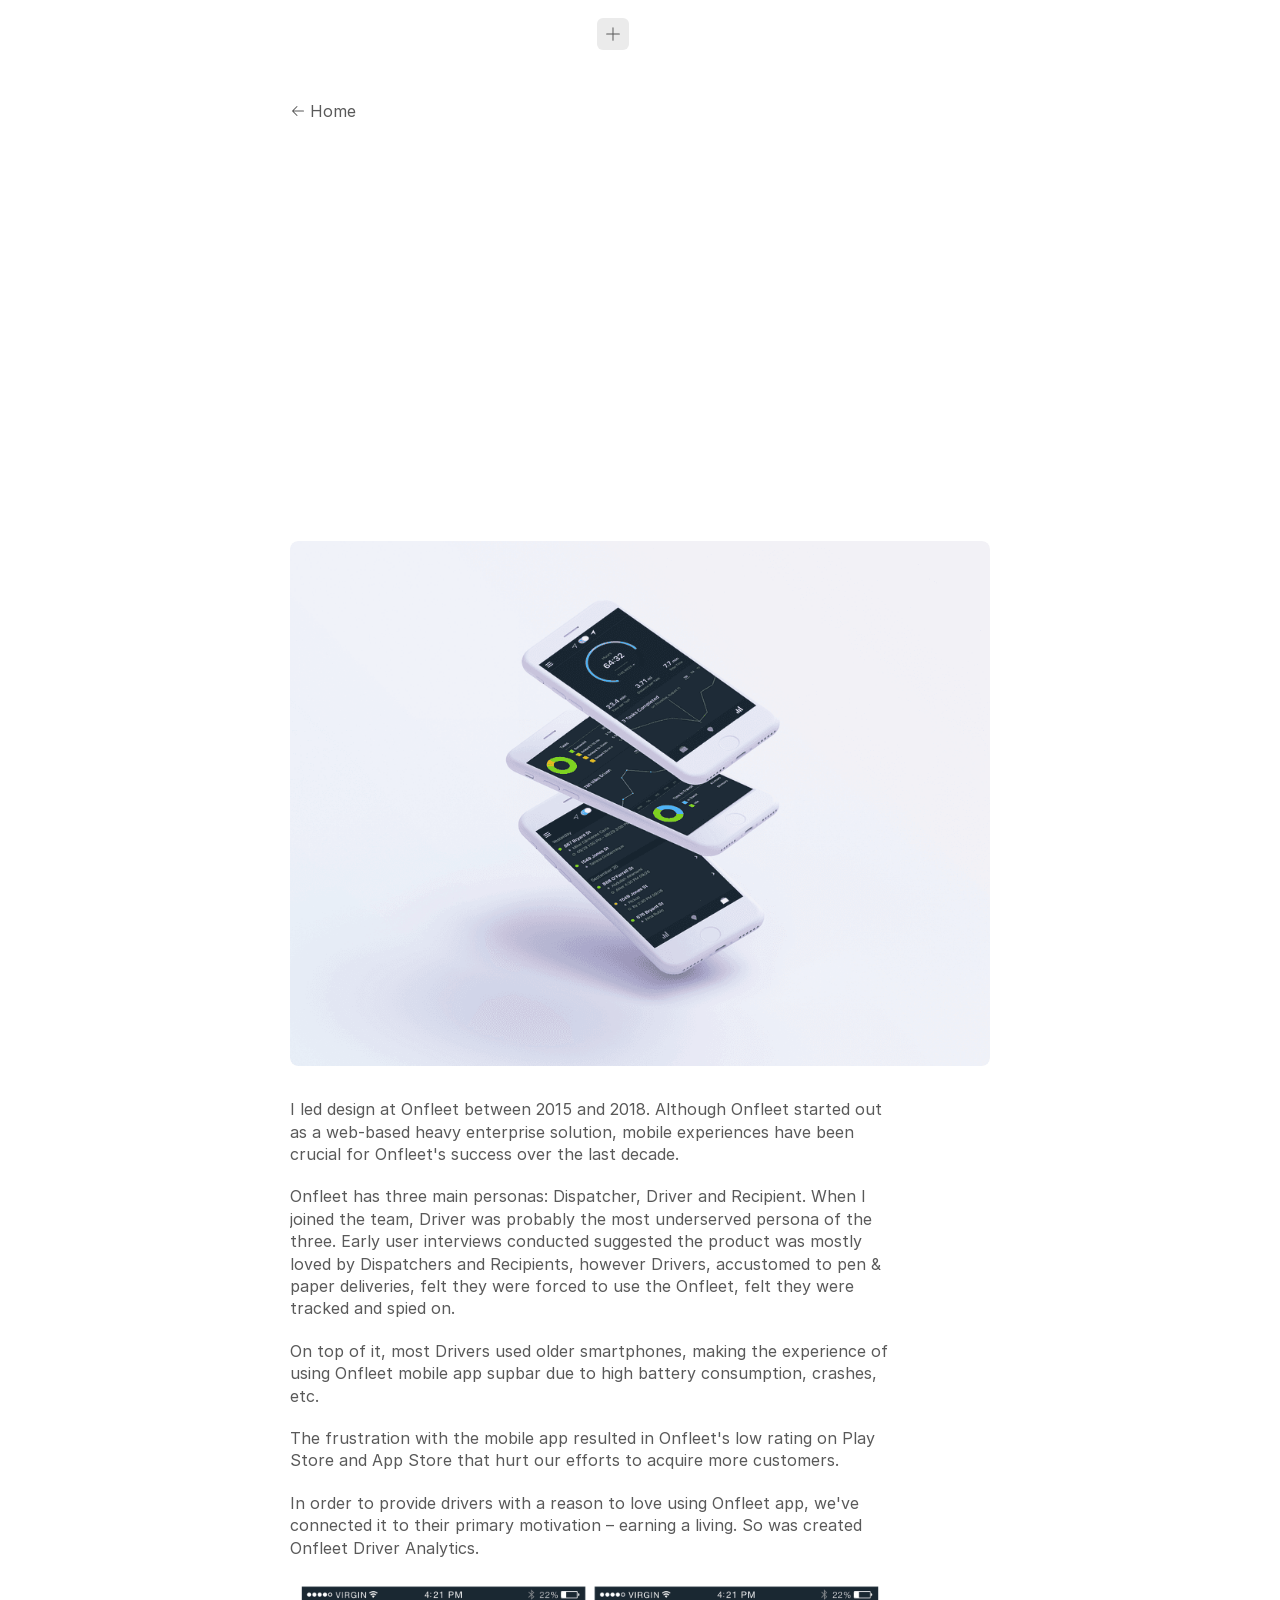
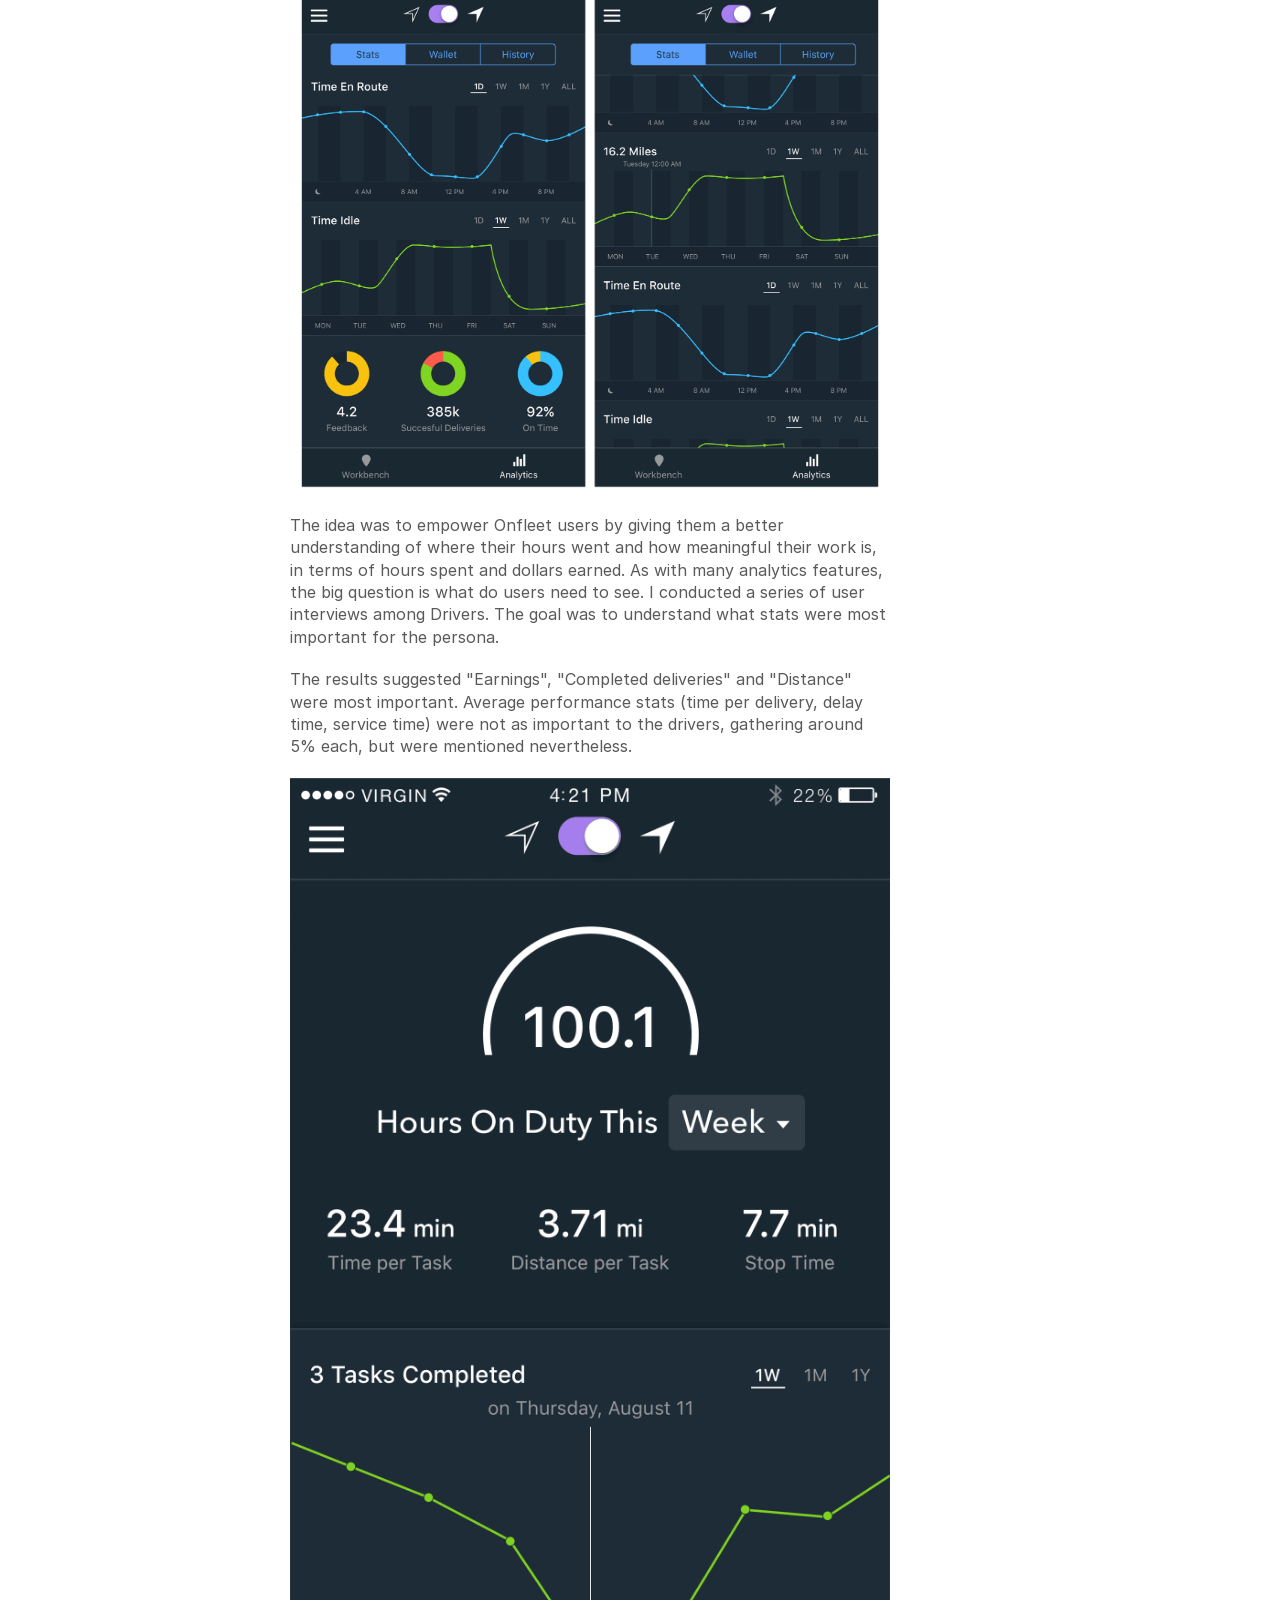
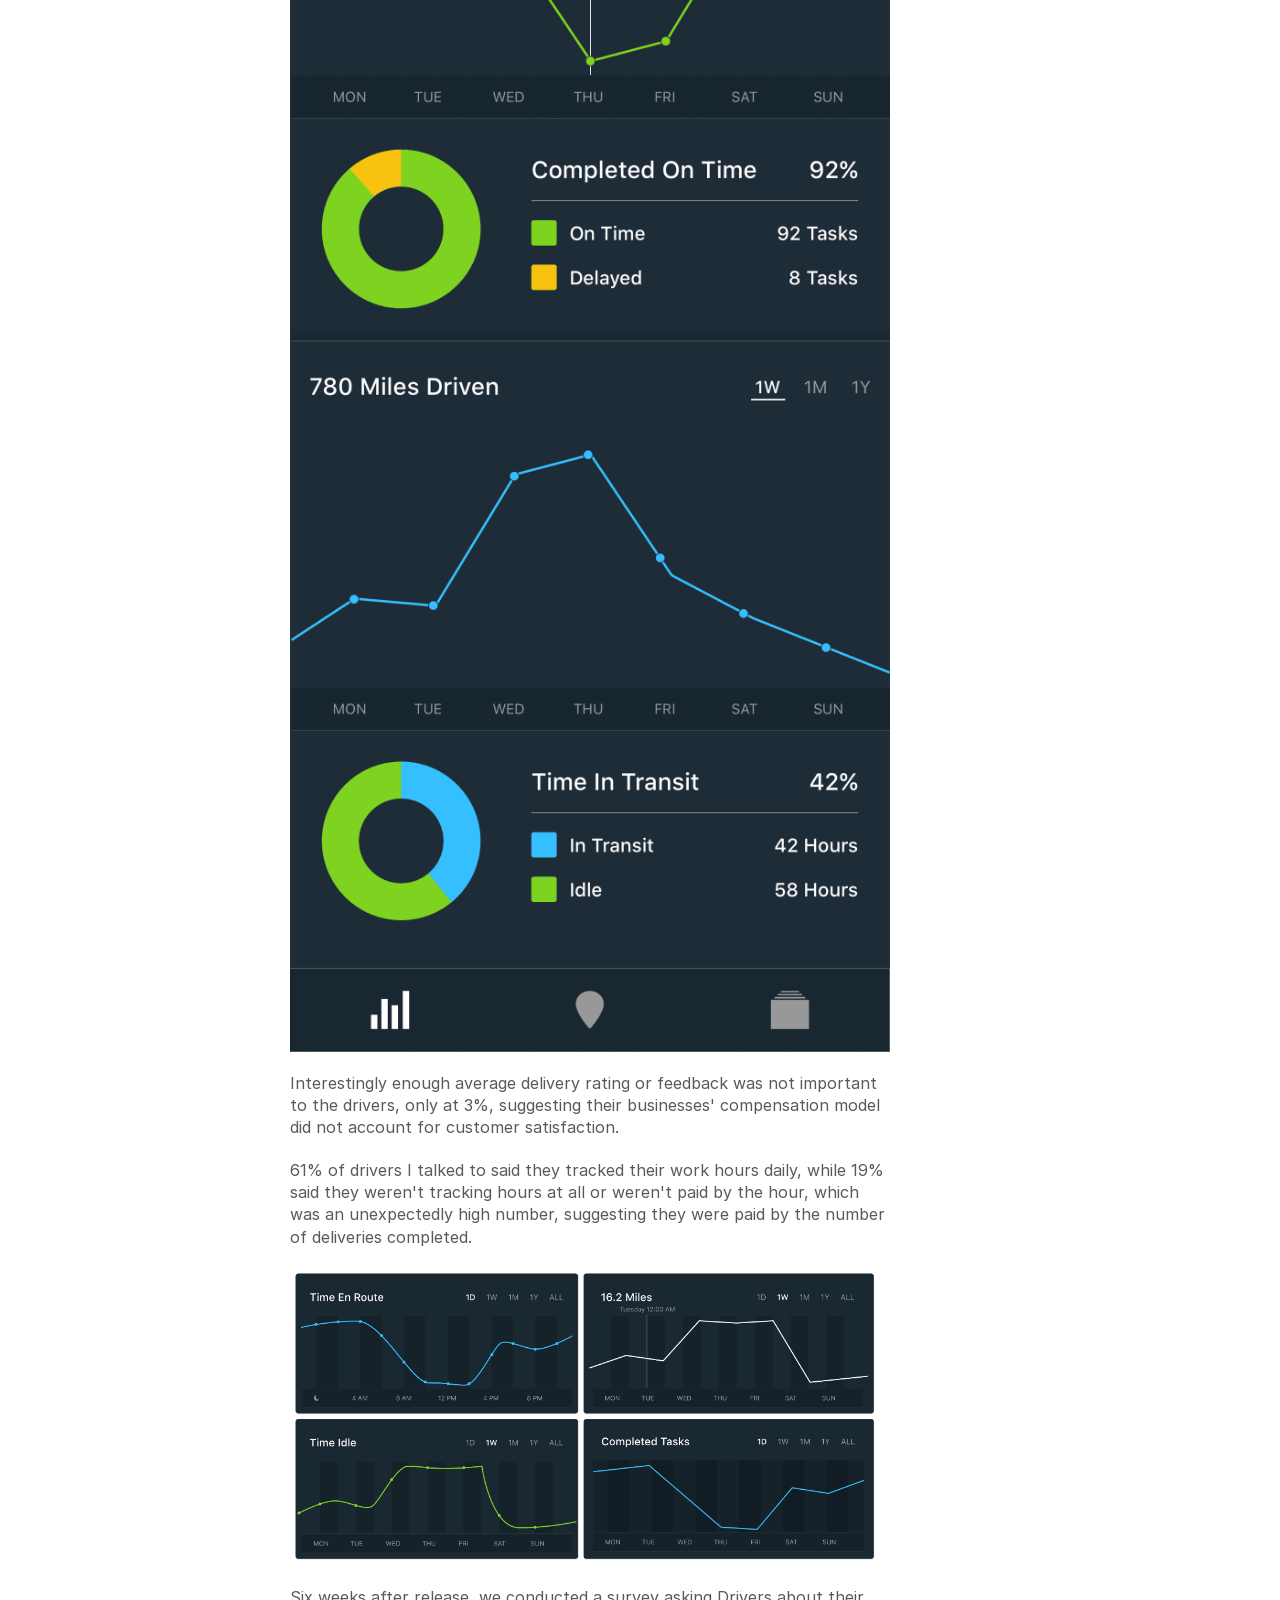
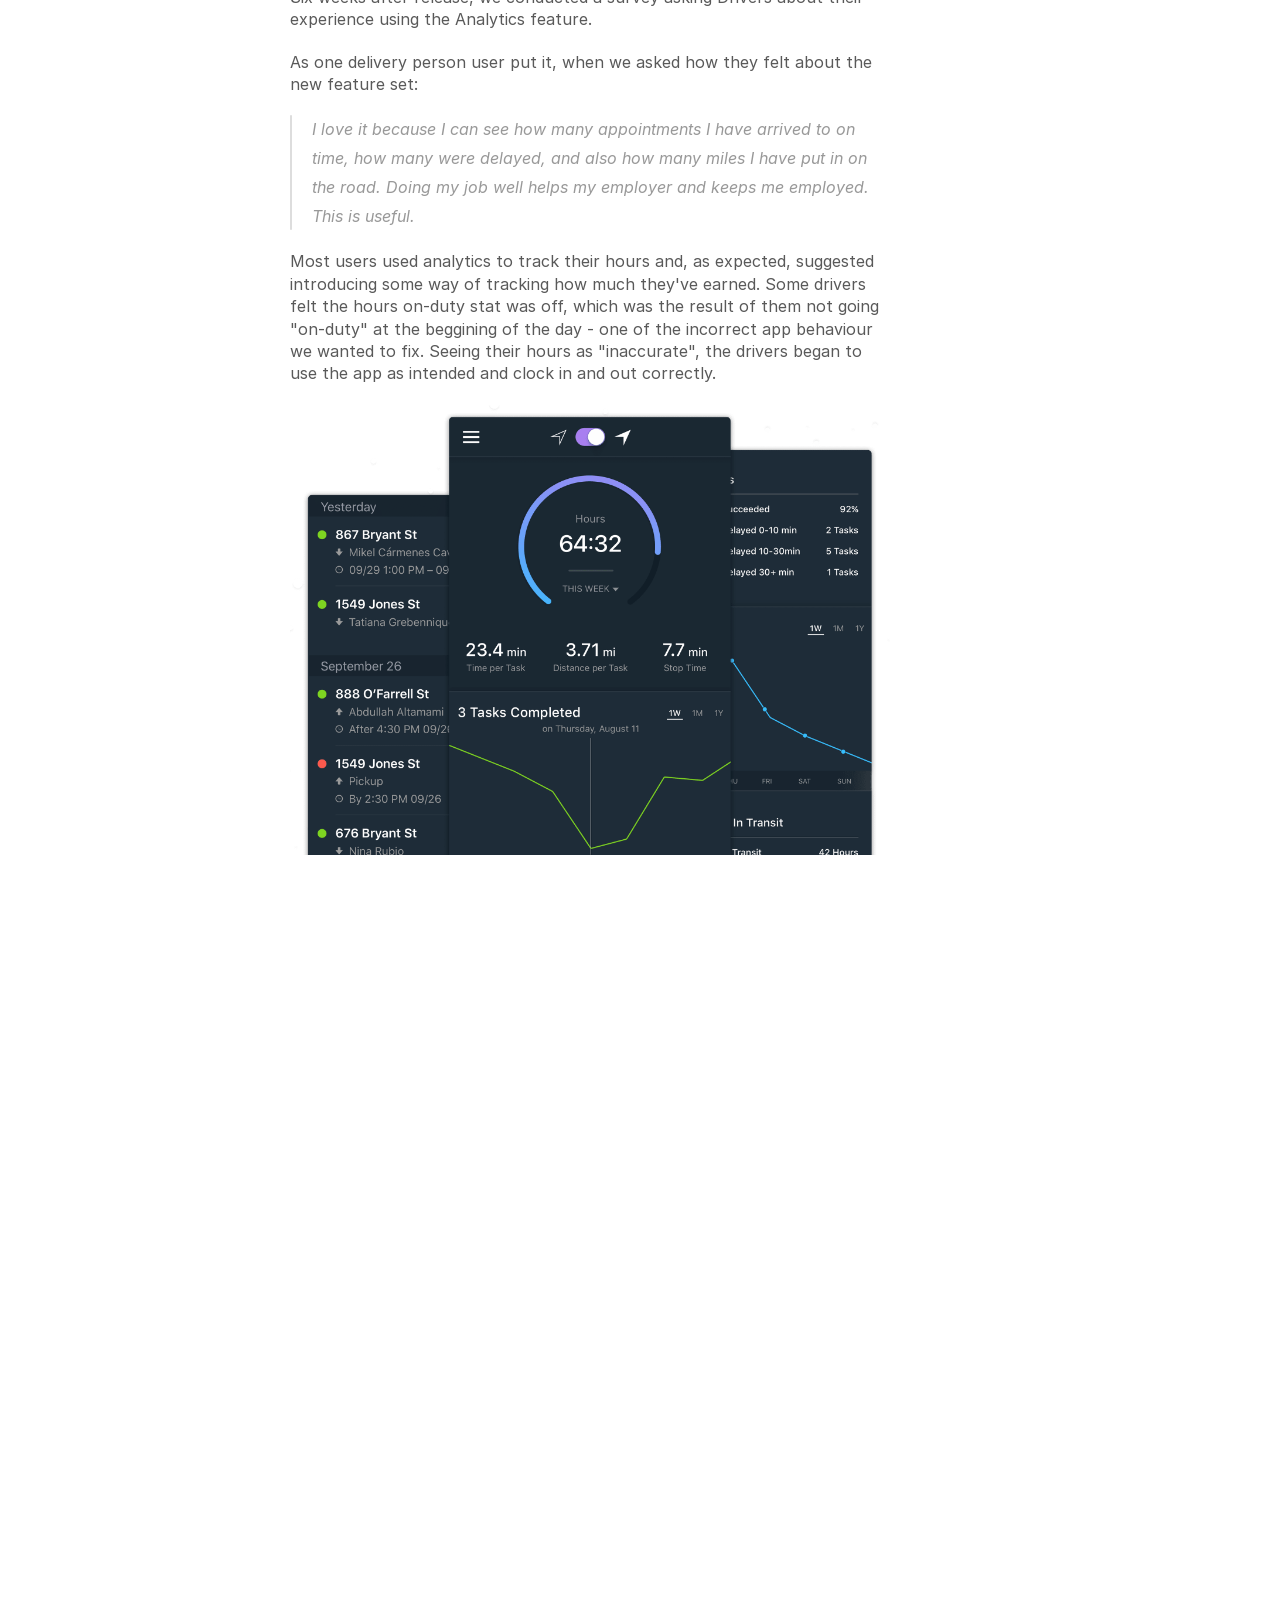
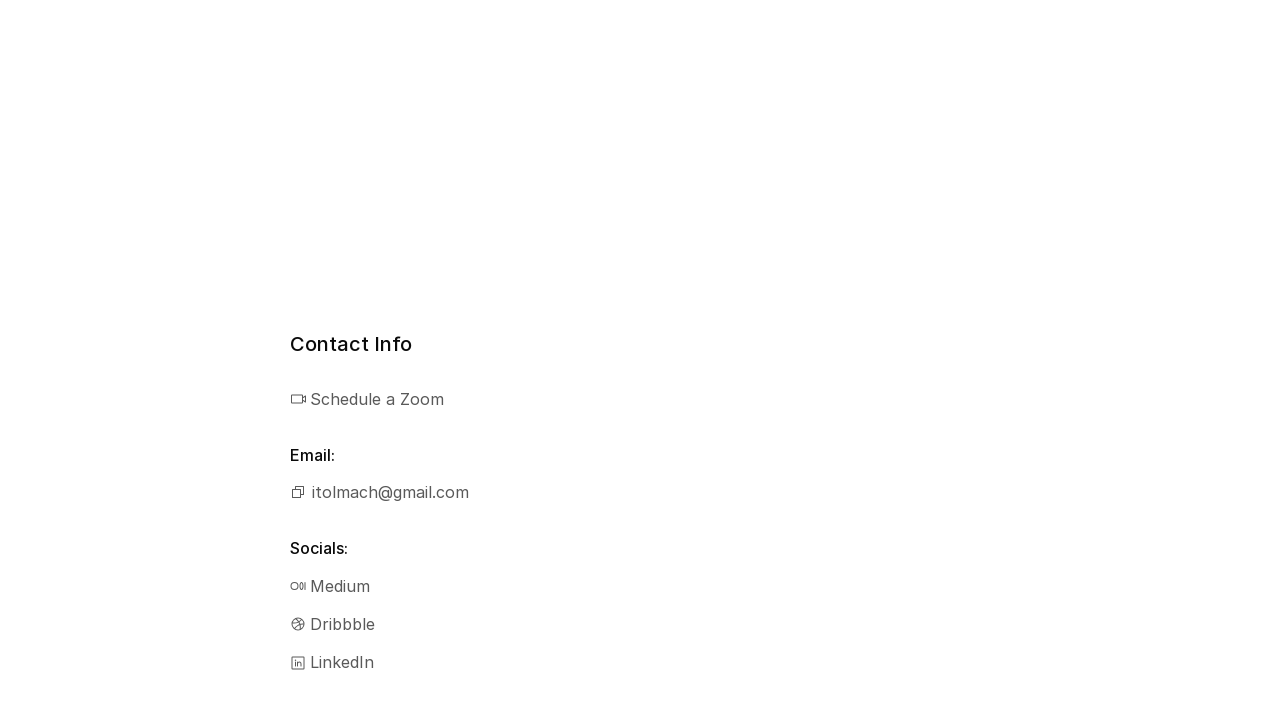
<file: work/onfleet/index.html>
<!DOCTYPE html><html lang="en"><head><meta charSet="utf-8"/><meta name="viewport" content="width=device-width"/><link rel="preload" as="image" imageSrcSet="/assets/images/zc2degrwzlhqofy7ylbp0ebx9u4-e019c79dc4.png 512w, /assets/images/zc2degrwzlhqofy7ylbp0ebx9u4-066acc2cd8.png 1024w, /assets/images/zc2degrwzlhqofy7ylbp0ebx9u4-61ad112a0e.png 1920w" imageSizes="(min-width: 1200px) min(max(100vw, 1px), 700px), (min-width: 810px) and (max-width: 1199.98px) min(max(100vw, 1px), 700px), (max-width: 809.98px) min(max(100vw - 32px, 1px), 700px)"/><link rel="preload" as="image" imageSrcSet="/assets/images/5bwlowdun1t3jee5ehsga8vsrxc-48d44a7eed.webp 512w, /assets/images/5bwlowdun1t3jee5ehsga8vsrxc-4a3f06402e.webp 1024w, /assets/images/5bwlowdun1t3jee5ehsga8vsrxc-72ee930752.webp 1920w" imageSizes="(min-width: 1200px) max(max((min(max(100vw, 1px), 700px) - 16px) / 2, 50px), 1px), (min-width: 810px) and (max-width: 1199.98px) max(max((min(max(100vw, 1px), 700px) - 16px) / 2, 50px), 1px), (max-width: 809.98px) max(min(max(100vw - 32px, 1px), 700px), 1px)"/><link rel="preload" as="image" imageSrcSet="/assets/images/cdababayzlc0wne7pghwb29g4ve-819b969363.jpg 512w, /assets/images/cdababayzlc0wne7pghwb29g4ve-17037b2018.jpg 1024w, /assets/images/cdababayzlc0wne7pghwb29g4ve-d55519396a.jpg 2048w, /assets/images/cdababayzlc0wne7pghwb29g4ve-713cc79e74.jpg 2500w" imageSizes="(min-width: 1200px) max(max((min(max(100vw, 1px), 700px) - 16px) / 2, 50px), 1px), (min-width: 810px) and (max-width: 1199.98px) max(max((min(max(100vw, 1px), 700px) - 16px) / 2, 50px), 1px), (max-width: 809.98px) max(min(max(100vw - 32px, 1px), 700px), 1px)"/><link rel="preload" as="image" imageSrcSet="/assets/images/tjiktnhrce2fbljr3aqifceins-e22198eca6.webp 512w, /assets/images/tjiktnhrce2fbljr3aqifceins-bd9a31e854.webp 1024w, /assets/images/tjiktnhrce2fbljr3aqifceins-5e75eec769.webp 2048w" imageSizes="(min-width: 1200px) max(max((min(max(100vw, 1px), 700px) - 16px) / 2, 50px), 1px), (min-width: 810px) and (max-width: 1199.98px) max(max((min(max(100vw, 1px), 700px) - 16px) / 2, 50px), 1px), (max-width: 809.98px) max(min(max(100vw - 32px, 1px), 700px), 1px)"/><link rel="preload" as="image" imageSrcSet="/assets/images/daieeicco5wj0yqbd07b1xo-f894ff8817.png 512w, /assets/images/daieeicco5wj0yqbd07b1xo-7ad3db1c1d.png 1024w, /assets/images/daieeicco5wj0yqbd07b1xo-edc00019fe.png 2048w" imageSizes="(min-width: 1200px) max(max((min(max(100vw, 1px), 700px) - 16px) / 2, 50px), 1px), (min-width: 810px) and (max-width: 1199.98px) max(max((min(max(100vw, 1px), 700px) - 16px) / 2, 50px), 1px), (max-width: 809.98px) max(min(max(100vw - 32px, 1px), 700px), 1px)"/><link rel="stylesheet" href="/css/site.css"/><link rel="stylesheet" href="/css/work-item.css"/><title>Onfleet</title><meta name="description" content="Onfleet launched in 2015 and led the rise of on-demand delivery services from ground zero – SoMa in San Francisco. At the heart of these services lies a significant challenge: managing and optimizing the complexity of last-mile delivery. Onfleet started out as a tiny team of 5 and is currently a leader in this space valued at $400M boasting over a 100 employees worldwide.
"/><link rel="canonical" href="https://itolmach.com/work/onfleet"/><meta property="og:title" content="Onfleet"/><meta property="og:description" content="Onfleet launched in 2015 and led the rise of on-demand delivery services from ground zero – SoMa in San Francisco. At the heart of these services lies a significant challenge: managing and optimizing the complexity of last-mile delivery. Onfleet started out as a tiny team of 5 and is currently a leader in this space valued at $400M boasting over a 100 employees worldwide.
"/><meta property="og:image" content="https://itolmach.com/assets/images/zc2degrwzlhqofy7ylbp0ebx9u4-61ad112a0e.png"/><meta property="og:type" content="website"/><meta name="twitter:card" content="summary_large_image"/><meta name="twitter:title" content="Onfleet"/><meta name="twitter:description" content="Onfleet launched in 2015 and led the rise of on-demand delivery services from ground zero – SoMa in San Francisco. At the heart of these services lies a significant challenge: managing and optimizing the complexity of last-mile delivery. Onfleet started out as a tiny team of 5 and is currently a leader in this space valued at $400M boasting over a 100 employees worldwide.
"/><meta name="twitter:image" content="https://itolmach.com/assets/images/zc2degrwzlhqofy7ylbp0ebx9u4-61ad112a0e.png"/><link rel="icon" href="/assets/images/yzkgt5axeskln1ruljnxcyfg0iq-c397c38dc8.png" media="(prefers-color-scheme: light)"/><link rel="icon" href="/assets/images/yzkgt5axeskln1ruljnxcyfg0iq-c397c38dc8.png" media="(prefers-color-scheme: dark)"/><link rel="apple-touch-icon" href="/assets/images/yzkgt5axeskln1ruljnxcyfg0iq-c397c38dc8.png"/><script src="/js/site.js" defer></script></head><body><div id="main"><div class="framer-llO7B framer-1dfgugx" data-layout-template="true" style="min-height:100vh;width:auto"><div class="framer-1kdxca4-container"><div class="ssr-variant hidden-1avhpe5"><header class="framer-1wtts framer-mthj8f" style="width:100%"><nav class="framer-dxl58f"><div class="framer-pda0m-container" style="--from-opacity:0;--motion-in:motion-opacity;--motion-out:motion-opacity-out;--motion-duration:var(--spring-31_97-10_18-duration);--motion-ease:var(--spring-31_97-10_18)" data-motion="reveal" data-motion-once="" data-motion-at="from-1200 from-1200 from-810 from-810"><nav class="framer-ijaxg framer-qeTca framer-bbukR framer-17eehuw framer-v-1rf0r2i" style="background-color:rgba(0, 0, 0, 0);border-bottom-left-radius:8px;border-bottom-right-radius:8px;border-top-left-radius:8px;border-top-right-radius:8px"><div class="framer-17q4vxx"><div class="framer-e8v5b5" style="opacity:0"><div class="framer-k8eham" style="transform:none" data-framer-component-type="RichTextContainer"><p class="framer-text framer-styles-preset-1o6q10j"><a class="framer-text framer-styles-preset-1g7mae4" href="/#about">About</a></p></div><div class="framer-1u77b3z" style="transform:none" data-framer-component-type="RichTextContainer"><p class="framer-text framer-styles-preset-1o6q10j"><a class="framer-text framer-styles-preset-1g7mae4" href="/#work">Work</a></p></div><div class="framer-xxt5yw" style="transform:none" data-framer-component-type="RichTextContainer"><p class="framer-text framer-styles-preset-1o6q10j"><a class="framer-text framer-styles-preset-1g7mae4" href="/#experience">Experience</a></p></div></div><div class="framer-81gjg6" style="backdrop-filter:blur(10px);background-color:var(--token-daafa54d-7b22-4a97-bd53-87b12775dffd, rgb(36, 36, 36));-webkit-backdrop-filter:blur(10px);border-bottom-left-radius:6px;border-bottom-right-radius:6px;border-top-left-radius:6px;border-top-right-radius:6px" tabindex="0"><div class="framer-1sh18di-container" style="transform:rotate(-45deg)"><div style="display:contents"><svg xmlns="http://www.w3.org/2000/svg" viewBox="0 0 256 256" focusable="false" color="var(--token-66a88aa6-8fc9-447d-b229-c1bafaea57af, rgb(171, 171, 171))" style="user-select: none; width: 100%; height: 100%; display: inline-block; fill: var(--token-66a88aa6-8fc9-447d-b229-c1bafaea57af, rgb(171, 171, 171)); color: var(--token-66a88aa6-8fc9-447d-b229-c1bafaea57af, rgb(171, 171, 171)); flex-shrink: 0;"><g color="var(--token-66a88aa6-8fc9-447d-b229-c1bafaea57af, rgb(171, 171, 171))" weight="regular"><path d="M205.66,194.34a8,8,0,0,1-11.32,11.32L128,139.31,61.66,205.66a8,8,0,0,1-11.32-11.32L116.69,128,50.34,61.66A8,8,0,0,1,61.66,50.34L128,116.69l66.34-66.35a8,8,0,0,1,11.32,11.32L139.31,128Z"></path></g></svg></div></div></div><div class="framer-19tmaln" style="opacity:0"><div class="framer-pcv6n2" style="transform:none" data-framer-component-type="RichTextContainer"><p class="framer-text framer-styles-preset-1o6q10j"><a class="framer-text framer-styles-preset-1g7mae4" href="/#education">Education</a></p></div><div class="framer-eww1kr" style="transform:none" data-framer-component-type="RichTextContainer"><p class="framer-text framer-styles-preset-1o6q10j"><a class="framer-text framer-styles-preset-1g7mae4" href="/#blog">Publications</a></p></div><div class="framer-3x6288" style="transform:none" data-framer-component-type="RichTextContainer"><p class="framer-text framer-styles-preset-1o6q10j"><a class="framer-text framer-styles-preset-1g7mae4" href="/#contact">Contact</a></p></div></div></div></nav></div></nav></header></div><div class="ssr-variant hidden-gmuizj hidden-1dfgugx"><header class="framer-1wtts framer-mthj8f framer-v-1mabc7a" style="width:100%"><nav class="framer-dxl58f"><div class="framer-pda0m-container" style="--from-opacity:0;--motion-in:motion-opacity;--motion-out:motion-opacity-out;--motion-duration:var(--spring-31_97-10_18-duration);--motion-ease:var(--spring-31_97-10_18)" data-motion="reveal" data-motion-once="" data-motion-at="from-0 from-0"><nav class="framer-ijaxg framer-qeTca framer-bbukR framer-17eehuw framer-v-zfahja" style="background-color:var(--token-daafa54d-7b22-4a97-bd53-87b12775dffd, rgb(36, 36, 36));border-bottom-left-radius:8px;border-bottom-right-radius:8px;border-top-left-radius:8px;border-top-right-radius:8px"><div class="framer-17q4vxx"><div class="framer-81gjg6" style="backdrop-filter:blur(10px);background-color:var(--token-daafa54d-7b22-4a97-bd53-87b12775dffd, rgb(36, 36, 36));-webkit-backdrop-filter:blur(10px);border-bottom-left-radius:6px;border-bottom-right-radius:6px;border-top-left-radius:6px;border-top-right-radius:6px" tabindex="0"><div class="framer-1sh18di-container" style="transform:rotate(45deg)"><div style="display:contents"><svg xmlns="http://www.w3.org/2000/svg" viewBox="0 0 256 256" focusable="false" color="var(--token-66a88aa6-8fc9-447d-b229-c1bafaea57af, rgb(171, 171, 171))" style="user-select: none; width: 100%; height: 100%; display: inline-block; fill: var(--token-66a88aa6-8fc9-447d-b229-c1bafaea57af, rgb(171, 171, 171)); color: var(--token-66a88aa6-8fc9-447d-b229-c1bafaea57af, rgb(171, 171, 171)); flex-shrink: 0;"><g color="var(--token-66a88aa6-8fc9-447d-b229-c1bafaea57af, rgb(171, 171, 171))" weight="regular"><path d="M205.66,194.34a8,8,0,0,1-11.32,11.32L128,139.31,61.66,205.66a8,8,0,0,1-11.32-11.32L116.69,128,50.34,61.66A8,8,0,0,1,61.66,50.34L128,116.69l66.34-66.35a8,8,0,0,1,11.32,11.32L139.31,128Z"></path></g></svg></div></div></div></div></nav></div></nav></header></div></div><div class="framer-GXr1i framer-AitSa framer-L5z9z framer-NJaK4 framer-CbSfc framer-sooz6 framer-cdURh framer-uwfet framer-bbukR framer-piAT8 framer-55v541" style="min-height:100vh;width:auto;display:contents"><section class="framer-mjm075"><div class="framer-17h34sf"><div class="framer-1tdf5yw"><div class="framer-3snuwu" style="--from-opacity:0;--motion-in:motion-opacity;--motion-out:motion-opacity-out;--motion-duration:var(--spring-31_97-10_18-duration);--motion-ease:var(--spring-31_97-10_18)" data-motion="reveal" data-motion-once=""><div class="framer-2fyiqn-container"><a aria-label="Icon button" class="framer-XdPwZ framer-L5z9z framer-t72803 framer-zfyoi4" href="/"><div class="framer-ohkc6l-container"><div style="display:contents"><svg xmlns="http://www.w3.org/2000/svg" viewBox="0 0 256 256" focusable="false" color="var(--token-66a88aa6-8fc9-447d-b229-c1bafaea57af, rgb(51, 51, 51))" style="user-select:none;width:100%;height:100%;display:inline-block;fill:var(--hover-fill, var(--token-66a88aa6-8fc9-447d-b229-c1bafaea57af, rgb(51, 51, 51)));color:var(--hover-color, var(--token-66a88aa6-8fc9-447d-b229-c1bafaea57af, rgb(51, 51, 51)));flex-shrink:0"><g color="var(--token-66a88aa6-8fc9-447d-b229-c1bafaea57af, rgb(51, 51, 51))" weight="regular"><path d="M224,128a8,8,0,0,1-8,8H59.31l58.35,58.34a8,8,0,0,1-11.32,11.32l-72-72a8,8,0,0,1,0-11.32l72-72a8,8,0,0,1,11.32,11.32L59.31,120H216A8,8,0,0,1,224,128Z"></path></g></svg></div></div><div class="framer-b77hmu" style="--extracted-r6o4lv:var(--hover-extracted-r6o4lv, var(--token-66a88aa6-8fc9-447d-b229-c1bafaea57af, rgb(51, 51, 51)));--framer-link-text-color:rgb(0, 153, 255);--framer-link-text-decoration:underline;transform:none" data-framer-component-type="RichTextContainer"><p class="framer-text framer-styles-preset-1us66h8" style="--framer-text-color:var(--hover-framer-text-color, var(--extracted-r6o4lv, var(--token-66a88aa6-8fc9-447d-b229-c1bafaea57af, rgb(51, 51, 51))))">Home</p></div></a></div></div><div class="framer-bjul1p"><div class="framer-1kbbaqb" style="will-change:transform;opacity:0;transform:none"><div class="ssr-variant hidden-ho5o76"><div class="framer-vt3msw" style="transform:none" data-framer-component-type="RichTextContainer"><h1 class="framer-text framer-styles-preset-cnkitt">Onfleet - On-Demand Economy&#x27;s Best Kept $400m Secret</h1></div></div><div class="ssr-variant hidden-15wtvpo hidden-55v541"><div class="framer-vt3msw" style="transform:none" data-framer-component-type="RichTextContainer"><h1 class="framer-text framer-styles-preset-cnkitt" style="--framer-text-alignment:left">Onfleet - On-Demand Economy&#x27;s Best Kept $400m Secret</h1></div></div><div class="framer-6gzudj-container"><a class="framer-AX5Cq framer-L5z9z framer-xmiarq framer-v-dfypap framer-ep5ive" href="https://onfleet.com/" target="_blank" rel="noopener"><div class="framer-1sxts5b"><div class="framer-i9ngqm-container"><div style="display:contents"><svg xmlns="http://www.w3.org/2000/svg" viewBox="0 0 256 256" focusable="false" color="var(--token-dc11ae94-e5e0-46b4-a7bb-6a89927d0b69, rgb(255, 255, 255))" style="user-select: none; width: 100%; height: 100%; display: inline-block; fill: var(--token-dc11ae94-e5e0-46b4-a7bb-6a89927d0b69, rgb(255, 255, 255)); color: var(--token-dc11ae94-e5e0-46b4-a7bb-6a89927d0b69, rgb(255, 255, 255)); flex-shrink: 0;"><g color="var(--token-dc11ae94-e5e0-46b4-a7bb-6a89927d0b69, rgb(255, 255, 255))" weight="regular"><path d="M200,64V168a8,8,0,0,1-16,0V83.31L69.66,197.66a8,8,0,0,1-11.32-11.32L172.69,72H88a8,8,0,0,1,0-16H192A8,8,0,0,1,200,64Z"></path></g></svg></div></div><div class="framer-1gpxok4" style="--extracted-r6o4lv:var(--token-dc11ae94-e5e0-46b4-a7bb-6a89927d0b69, rgb(255, 255, 255));--framer-link-text-color:rgb(0, 153, 255);--framer-link-text-decoration:underline;transform:none" data-framer-component-type="RichTextContainer"><p class="framer-text framer-styles-preset-1us66h8" style="--framer-text-color:var(--extracted-r6o4lv, var(--token-dc11ae94-e5e0-46b4-a7bb-6a89927d0b69, rgb(255, 255, 255)))">Visit Website</p></div></div><div class="framer-st19gr" style="background-color:var(--token-a5aa483f-4f79-4648-a71d-783f09603577, rgb(130, 130, 130))"><div class="framer-1u837im" style="background-color:var(--token-dc11ae94-e5e0-46b4-a7bb-6a89927d0b69, rgb(255, 255, 255))"></div></div></a></div><div class="ssr-variant hidden-ho5o76"><div class="framer-vh315j" style="transform:none" data-framer-component-type="RichTextContainer"><p class="framer-text framer-styles-preset-1us66h8">Onfleet launched in 2015 and led the rise of on-demand delivery services from ground zero – SoMa in San Francisco. At the heart of these services lies a significant challenge: managing and optimizing the complexity of last-mile delivery. Onfleet started out as a tiny team of 5 and is currently a leader in this space valued at $400M boasting over a 100 employees worldwide.</p></div></div><div class="ssr-variant hidden-15wtvpo hidden-55v541"><div class="framer-vh315j" style="transform:none" data-framer-component-type="RichTextContainer"><p class="framer-text framer-styles-preset-1us66h8" style="--framer-text-alignment:left">Onfleet launched in 2015 and led the rise of on-demand delivery services from ground zero – SoMa in San Francisco. At the heart of these services lies a significant challenge: managing and optimizing the complexity of last-mile delivery. Onfleet started out as a tiny team of 5 and is currently a leader in this space valued at $400M boasting over a 100 employees worldwide.</p></div></div><div class="framer-1uish2e"><div class="framer-1y7smco" data-border="true"><div class="ssr-variant hidden-ho5o76"><div class="framer-1p86sk9" style="transform:none" data-framer-component-type="RichTextContainer"><p class="framer-text framer-styles-preset-1qzg6xa">Impact</p></div></div><div class="ssr-variant hidden-15wtvpo hidden-55v541"><div class="framer-1p86sk9" style="transform:none" data-framer-component-type="RichTextContainer"><p class="framer-text framer-styles-preset-1qzg6xa" style="--framer-text-alignment:left">May 15, 2024</p></div></div><div class="ssr-variant hidden-ho5o76"><div class="framer-1v2x75n" style="transform:none" data-framer-component-type="RichTextContainer"><p class="framer-text framer-styles-preset-1qzg6xa" style="--framer-text-color:var(--token-dc11ae94-e5e0-46b4-a7bb-6a89927d0b69, rgb(250, 250, 250))">Valued at $400M</p></div></div><div class="ssr-variant hidden-15wtvpo hidden-55v541"><div class="framer-1v2x75n" style="transform:none" data-framer-component-type="RichTextContainer"><p class="framer-text framer-styles-preset-1qzg6xa" style="--framer-text-alignment:left">Valued at $400M</p></div></div></div><div class="framer-1l780re" data-border="true"><div class="ssr-variant hidden-ho5o76"><div class="framer-72xo37" style="transform:none" data-framer-component-type="RichTextContainer"><p class="framer-text framer-styles-preset-1qzg6xa">Services</p></div></div><div class="ssr-variant hidden-15wtvpo hidden-55v541"><div class="framer-72xo37" style="transform:none" data-framer-component-type="RichTextContainer"><p class="framer-text framer-styles-preset-1qzg6xa" style="--framer-text-alignment:left">May 15, 2024</p></div></div><div class="ssr-variant hidden-ho5o76"><div class="framer-1wztxhj" style="transform:none" data-framer-component-type="RichTextContainer"><p class="framer-text framer-styles-preset-1qzg6xa" style="--framer-text-color:var(--token-dc11ae94-e5e0-46b4-a7bb-6a89927d0b69, rgb(250, 250, 250))">Product Design</p></div></div><div class="ssr-variant hidden-15wtvpo hidden-55v541"><div class="framer-1wztxhj" style="transform:none" data-framer-component-type="RichTextContainer"><p class="framer-text framer-styles-preset-1qzg6xa" style="--framer-text-alignment:left">Product Design</p></div></div></div><div class="framer-dyeniv" data-border="true"><div class="ssr-variant hidden-ho5o76"><div class="framer-1gaxqgv" style="transform:none" data-framer-component-type="RichTextContainer"><p class="framer-text framer-styles-preset-1qzg6xa">Client</p></div></div><div class="ssr-variant hidden-15wtvpo hidden-55v541"><div class="framer-1gaxqgv" style="transform:none" data-framer-component-type="RichTextContainer"><p class="framer-text framer-styles-preset-1qzg6xa" style="--framer-text-alignment:left">May 15, 2024</p></div></div><div class="ssr-variant hidden-ho5o76"><div class="framer-10sbjge" style="transform:none" data-framer-component-type="RichTextContainer"><p class="framer-text framer-styles-preset-1qzg6xa" style="--framer-text-color:var(--token-dc11ae94-e5e0-46b4-a7bb-6a89927d0b69, rgb(250, 250, 250))">Onfleet</p></div></div><div class="ssr-variant hidden-15wtvpo hidden-55v541"><div class="framer-10sbjge" style="transform:none" data-framer-component-type="RichTextContainer"><p class="framer-text framer-styles-preset-1qzg6xa" style="--framer-text-alignment:left">Onfleet</p></div></div></div><div class="framer-ku6xmv" data-border="true"><div class="ssr-variant hidden-ho5o76"><div class="framer-frw4j8" style="transform:none" data-framer-component-type="RichTextContainer"><p class="framer-text framer-styles-preset-1qzg6xa">Year</p></div></div><div class="ssr-variant hidden-15wtvpo hidden-55v541"><div class="framer-frw4j8" style="transform:none" data-framer-component-type="RichTextContainer"><p class="framer-text framer-styles-preset-1qzg6xa" style="--framer-text-alignment:left">May 15, 2024</p></div></div><div class="ssr-variant hidden-ho5o76"><div class="framer-lhr5zp" style="transform:none" data-framer-component-type="RichTextContainer"><p class="framer-text framer-styles-preset-1qzg6xa" style="--framer-text-color:var(--token-dc11ae94-e5e0-46b4-a7bb-6a89927d0b69, rgb(250, 250, 250))">2018</p></div></div><div class="ssr-variant hidden-15wtvpo hidden-55v541"><div class="framer-lhr5zp" style="transform:none" data-framer-component-type="RichTextContainer"><p class="framer-text framer-styles-preset-1qzg6xa" style="--framer-text-alignment:left">2018</p></div></div></div></div></div><div class="ssr-variant hidden-ho5o76"><div class="framer-1qyz6yg" style="--from-opacity:0;--motion-in:motion-opacity;--motion-out:motion-opacity-out;--motion-duration:var(--spring-31_97-10_18-duration);--motion-ease:var(--spring-31_97-10_18)" data-motion="reveal" data-motion-once="" data-motion-at="from-1200 from-1200 from-810 from-810"><div style="position:absolute;border-radius:inherit;corner-shape:inherit;top:0;right:0;bottom:0;left:0"><img decoding="async" width="1920" height="1280" sizes="(min-width: 1200px) min(max(100vw, 1px), 700px), (min-width: 810px) and (max-width: 1199.98px) min(max(100vw, 1px), 700px), (max-width: 809.98px) min(max(100vw - 32px, 1px), 700px)" srcSet="/assets/images/zc2degrwzlhqofy7ylbp0ebx9u4-e019c79dc4.png 512w, /assets/images/zc2degrwzlhqofy7ylbp0ebx9u4-066acc2cd8.png 1024w, /assets/images/zc2degrwzlhqofy7ylbp0ebx9u4-61ad112a0e.png 1920w" src="/assets/images/zc2degrwzlhqofy7ylbp0ebx9u4-61ad112a0e.png" alt="" style="display:block;width:100%;height:100%;border-radius:inherit;corner-shape:inherit;object-position:center;object-fit:cover"/></div></div></div><div class="ssr-variant hidden-15wtvpo hidden-55v541"><div class="framer-1qyz6yg" style="--from-opacity:0;--motion-in:motion-opacity;--motion-out:motion-opacity-out;--motion-duration:var(--spring-31_97-10_18-duration);--motion-ease:var(--spring-31_97-10_18)" data-motion="reveal" data-motion-once="" data-motion-at="from-0 from-0"><div style="position:absolute;border-radius:inherit;corner-shape:inherit;top:0;right:0;bottom:0;left:0"><img decoding="async" width="1920" height="1280" sizes="(min-width: 1200px) min(max(100vw, 1px), 700px), (min-width: 810px) and (max-width: 1199.98px) min(max(100vw, 1px), 700px), (max-width: 809.98px) min(max(100vw - 32px, 1px), 700px)" srcSet="/assets/images/zc2degrwzlhqofy7ylbp0ebx9u4-e019c79dc4.png 512w, /assets/images/zc2degrwzlhqofy7ylbp0ebx9u4-066acc2cd8.png 1024w, /assets/images/zc2degrwzlhqofy7ylbp0ebx9u4-61ad112a0e.png 1920w" src="/assets/images/zc2degrwzlhqofy7ylbp0ebx9u4-61ad112a0e.png" alt="" style="display:block;width:100%;height:100%;border-radius:inherit;corner-shape:inherit;object-position:center;object-fit:cover"/></div></div></div></div><div class="framer-1riu3aw"><div class="framer-t4ft0s" style="--from-opacity:0;--motion-in:motion-opacity;--motion-out:motion-opacity-out;--motion-duration:var(--spring-31_97-10_18-duration);--motion-ease:var(--spring-31_97-10_18)" data-framer-component-type="RichTextContainer" data-motion="reveal" data-motion-once=""><p class="framer-text framer-styles-preset-1us66h8">I led design at Onfleet between 2015 and 2018. Although Onfleet started out as a web-based heavy enterprise solution, mobile experiences have been crucial for Onfleet&#39;s success over the last decade.</p><p class="framer-text framer-styles-preset-1us66h8">Onfleet has three main personas: Dispatcher, Driver and Recipient. When I joined the team, Driver was probably the most underserved persona of the three. Early user interviews conducted suggested the product was mostly loved by Dispatchers and Recipients, however Drivers, accustomed to pen &amp; paper deliveries, felt they were forced to use the Onfleet, felt they were tracked and spied on.</p><p class="framer-text framer-styles-preset-1us66h8">On top of it, most Drivers used older smartphones, making the experience of using Onfleet mobile app supbar due to high battery consumption, crashes, etc.</p><p class="framer-text framer-styles-preset-1us66h8">The frustration with the mobile app resulted in Onfleet&#39;s low rating on Play Store and App Store that hurt our efforts to acquire more customers.</p><p class="framer-text framer-styles-preset-1us66h8">In order to provide drivers with a reason to love using Onfleet app, we&#39;ve connected it to their primary motivation – earning a living. So was created Onfleet Driver Analytics.</p><img class="framer-text framer-image framer-styles-preset-kq0k92" src="/assets/images/1vnjet5afis3frleciytdavha8-56bac3deb9.png" alt="" width="800" height="686" srcset="/assets/images/1vnjet5afis3frleciytdavha8-c164ff3753.png 512w, /assets/images/1vnjet5afis3frleciytdavha8-e78d5300fa.png 1024w, /assets/images/1vnjet5afis3frleciytdavha8-56bac3deb9.png 1600w" sizes="(min-width: 1200px) 100vw, (min-width: 810px) and (max-width: 1199.98px) 100vw, (max-width: 809.98px) 100vw" style="aspect-ratio:1600 / 1373"><p class="framer-text framer-styles-preset-1us66h8">The idea was to empower Onfleet users by giving them a better understanding of where their hours went and how meaningful their work is, in terms of hours spent and dollars earned. As with many analytics features, the big question is what do users need to see. I conducted a series of user interviews among Drivers.&nbsp;The goal was to understand what stats were most important for the persona.</p><p class="framer-text framer-styles-preset-1us66h8">The results suggested &quot;Earnings&quot;, &quot;Completed deliveries&quot; and &quot;Distance&quot; were most important. Average performance stats (time per delivery, delay time, service time) were not as important to the drivers,&nbsp;gathering around 5% each, but were mentioned nevertheless.</p><img class="framer-text framer-image framer-styles-preset-kq0k92" src="/assets/images/xdimbzikdlvwekajtruuyyrtps-39ad921d15.png" alt="" width="756" height="2361" srcset="/assets/images/xdimbzikdlvwekajtruuyyrtps-65126a6d1c.png 655w, /assets/images/xdimbzikdlvwekajtruuyyrtps-5f8acb9711.png 1311w, /assets/images/xdimbzikdlvwekajtruuyyrtps-39ad921d15.png 1512w" sizes="(min-width: 1200px) 100vw, (min-width: 810px) and (max-width: 1199.98px) 100vw, (max-width: 809.98px) 100vw" style="aspect-ratio:1512 / 4722"><p class="framer-text framer-styles-preset-1us66h8">Interestingly enough average delivery rating or feedback was not important to the drivers, only at 3%, suggesting their businesses&#39; compensation model did not account for customer satisfaction.</p><p class="framer-text framer-styles-preset-1us66h8">61% of drivers I talked to said they tracked their work hours daily, while 19% said they weren&#39;t tracking hours at all or weren&#39;t paid by the hour, which was an unexpectedly high number, suggesting they were paid by the number of deliveries completed.</p><img class="framer-text framer-image framer-styles-preset-kq0k92" src="/assets/images/moqcc1v8towiadteuyd1gva4e-ed63649327.png" alt="" width="2158" height="1070" srcset="/assets/images/moqcc1v8towiadteuyd1gva4e-af9b5a9b1f.png 512w, /assets/images/moqcc1v8towiadteuyd1gva4e-75e5a1858d.png 1024w, /assets/images/moqcc1v8towiadteuyd1gva4e-8a127a6f7d.png 2048w, /assets/images/moqcc1v8towiadteuyd1gva4e-ea6d08c3f5.png 4096w, /assets/images/moqcc1v8towiadteuyd1gva4e-ed63649327.png 4316w" sizes="(min-width: 1200px) 100vw, (min-width: 810px) and (max-width: 1199.98px) 100vw, (max-width: 809.98px) 100vw" style="aspect-ratio:4316 / 2140"><p class="framer-text framer-styles-preset-1us66h8">Six weeks after release, we conducted a survey asking Drivers about their experience using the Analytics feature.</p><p class="framer-text framer-styles-preset-1us66h8">As one delivery person user put it, when we asked how they felt about the new feature set:</p><blockquote class="framer-text framer-styles-preset-vnxgoa"><p class="framer-text framer-styles-preset-1us66h8">I love it because I can see how many appointments I have arrived to on time, how many were delayed, and also how many miles I have put in on the road. Doing my job well helps my employer and keeps me employed. This is useful.</p></blockquote><p class="framer-text framer-styles-preset-1us66h8">Most users used analytics to track their hours and, as expected, suggested introducing some way of tracking how much they&#39;ve earned. Some drivers felt the hours on-duty stat was off, which was the result of them not going &quot;on-duty&quot; at the beggining of the day - one of the incorrect app behaviour we wanted to fix. Seeing their hours as &quot;inaccurate&quot;, the drivers began to use the app as intended and clock in and out correctly.</p><img class="framer-text framer-image framer-styles-preset-kq0k92" src="/assets/images/38xqi8esm4pxk7zobffiaioicy-0d8d629c37.png" alt="" width="1200" height="900" srcset="/assets/images/38xqi8esm4pxk7zobffiaioicy-2d866b4970.png 512w, /assets/images/38xqi8esm4pxk7zobffiaioicy-c8f1601ece.png 1024w, /assets/images/38xqi8esm4pxk7zobffiaioicy-73a18a7382.png 2048w, /assets/images/38xqi8esm4pxk7zobffiaioicy-0d8d629c37.png 2400w" sizes="(min-width: 1200px) 100vw, (min-width: 810px) and (max-width: 1199.98px) 100vw, (max-width: 809.98px) 100vw" style="aspect-ratio:2400 / 1800"><p class="framer-text framer-styles-preset-1us66h8">&nbsp;</p></div><div class="framer-1dgjtgk"></div></div></div></div></section><section class="framer-1dr2vz5"><div class="framer-1ymv0pn"><div class="framer-1uqntum"><div class="framer-e6s7rd" style="will-change:transform;opacity:0;transform:none"><div class="ssr-variant hidden-ho5o76"><div class="framer-7svf5a-container"><div class="framer-0FP1x framer-CbSfc framer-uwnesg" style="width:100%"><div class="framer-be4mgp" style="--extracted-1of0zx5:var(--token-dc11ae94-e5e0-46b4-a7bb-6a89927d0b69, rgb(250, 250, 250));--framer-link-text-color:rgb(0, 153, 255);--framer-link-text-decoration:underline;transform:none" data-framer-component-type="RichTextContainer"><h2 class="framer-text framer-styles-preset-c9pypk" style="--framer-text-color:var(--extracted-1of0zx5, var(--token-dc11ae94-e5e0-46b4-a7bb-6a89927d0b69, rgb(250, 250, 250)))">View more projects</h2></div></div></div></div><div class="ssr-variant hidden-15wtvpo hidden-55v541"><div class="framer-7svf5a-container"><div class="framer-0FP1x framer-CbSfc framer-uwnesg" style="width:100%"><div class="framer-be4mgp" style="--extracted-1of0zx5:var(--token-dc11ae94-e5e0-46b4-a7bb-6a89927d0b69, rgb(250, 250, 250));--framer-link-text-color:rgb(0, 153, 255);--framer-link-text-decoration:underline;transform:none" data-framer-component-type="RichTextContainer"><h2 class="framer-text framer-styles-preset-c9pypk" style="--framer-text-color:var(--extracted-1of0zx5, var(--token-dc11ae94-e5e0-46b4-a7bb-6a89927d0b69, rgb(250, 250, 250)))">View more projects</h2></div></div></div></div></div><div class="framer-mdnvlq"><div class="ssr-variant hidden-ho5o76"><div class="framer-1ep1bn9-container" style="will-change:transform;opacity:0;transform:none"><div class="ssr-variant hidden-15wtvpo"><a class="framer-0knC4 framer-sooz6 framer-NJaK4 framer-1gcy3q2 framer-v-1gcy3q2 framer-zcl6dp" style="width:100%;border-bottom-left-radius:8px;border-bottom-right-radius:8px;border-top-left-radius:8px;border-top-right-radius:8px" href="/work/metricfire"><div class="framer-1ufhoz9" data-border="true" style="--border-bottom-width:1px;--border-color:var(--token-a5aa483f-4f79-4648-a71d-783f09603577, rgb(54, 54, 54));--border-left-width:1px;--border-right-width:1px;--border-style:solid;--border-top-width:1px;background-color:var(--token-a65aeb92-d759-4a39-b772-8775ba6f096c, rgb(250, 250, 250));border-bottom-left-radius:8px;border-bottom-right-radius:8px;border-top-left-radius:8px;border-top-right-radius:8px"><div class="framer-cnjhra"><div class="framer-14f93cj" style="border-top-left-radius:8px;border-top-right-radius:8px"><div style="position:absolute;border-radius:inherit;corner-shape:inherit;top:0;right:0;bottom:0;left:0"><img decoding="async" loading="lazy" width="1920" height="1280" sizes="(min-width: 1200px) max(max((min(max(100vw, 1px), 700px) - 16px) / 2, 50px), 1px), (min-width: 810px) and (max-width: 1199.98px) max(max((min(max(100vw, 1px), 700px) - 16px) / 2, 50px), 1px), (max-width: 809.98px) max(min(max(100vw - 32px, 1px), 700px), 1px)" srcSet="/assets/images/5bwlowdun1t3jee5ehsga8vsrxc-48d44a7eed.webp 512w, /assets/images/5bwlowdun1t3jee5ehsga8vsrxc-4a3f06402e.webp 1024w, /assets/images/5bwlowdun1t3jee5ehsga8vsrxc-72ee930752.webp 1920w" src="/assets/images/5bwlowdun1t3jee5ehsga8vsrxc-72ee930752.webp" alt="" style="display:block;width:100%;height:100%;border-radius:inherit;corner-shape:inherit;object-position:center;object-fit:cover"/></div></div></div><div class="framer-upxzl2" data-border="true" style="--border-bottom-width:0px;--border-color:var(--token-daafa54d-7b22-4a97-bd53-87b12775dffd, rgb(36, 36, 36));--border-left-width:0px;--border-right-width:0px;--border-style:solid;--border-top-width:1px;background-color:var(--hover-background-color, var(--token-a65aeb92-d759-4a39-b772-8775ba6f096c, rgb(250, 250, 250)));border-bottom-left-radius:8px;border-bottom-right-radius:8px"><div class="framer-1ym155t"><div class="framer-1qwdouo" style="--extracted-a0htzi:var(--token-dc11ae94-e5e0-46b4-a7bb-6a89927d0b69, rgb(255, 255, 255));--framer-link-text-color:rgb(0, 153, 255);--framer-link-text-decoration:underline;transform:none" data-framer-component-type="RichTextContainer"><h3 class="framer-text framer-styles-preset-12cu5c5" style="--framer-text-color:var(--extracted-a0htzi, var(--token-dc11ae94-e5e0-46b4-a7bb-6a89927d0b69, rgb(255, 255, 255)))">MetricFire</h3></div><div class="framer-1g0wwhj-container" style="transform:var(--hover-transform, rotate(45deg))"><div style="display:contents"><svg xmlns="http://www.w3.org/2000/svg" viewBox="0 0 256 256" focusable="false" color="var(--token-66a88aa6-8fc9-447d-b229-c1bafaea57af, rgb(171, 171, 171))" style="user-select:none;width:100%;height:100%;display:inline-block;fill:var(--hover-fill, var(--token-66a88aa6-8fc9-447d-b229-c1bafaea57af, rgb(171, 171, 171)));color:var(--hover-color, var(--token-66a88aa6-8fc9-447d-b229-c1bafaea57af, rgb(171, 171, 171)));flex-shrink:0"><g color="var(--token-66a88aa6-8fc9-447d-b229-c1bafaea57af, rgb(171, 171, 171))" weight="regular"><path d="M200,64V168a8,8,0,0,1-16,0V83.31L69.66,197.66a8,8,0,0,1-11.32-11.32L172.69,72H88a8,8,0,0,1,0-16H192A8,8,0,0,1,200,64Z"></path></g></svg></div></div></div><div class="framer-ax7b09" style="--framer-link-text-color:rgb(0, 153, 255);--framer-link-text-decoration:underline;transform:none" data-framer-component-type="RichTextContainer"><p class="framer-text framer-styles-preset-1qzg6xa">A SaaS with an attitude</p></div></div></div></a></div><div class="ssr-variant hidden-55v541"><a class="framer-0knC4 framer-sooz6 framer-NJaK4 framer-1gcy3q2 framer-v-1wjukaz framer-zcl6dp" style="width:100%;border-bottom-left-radius:8px;border-bottom-right-radius:8px;border-top-left-radius:8px;border-top-right-radius:8px" href="/work/metricfire"><div class="framer-1ufhoz9" data-border="true" style="--border-bottom-width:1px;--border-color:var(--token-a5aa483f-4f79-4648-a71d-783f09603577, rgb(54, 54, 54));--border-left-width:1px;--border-right-width:1px;--border-style:solid;--border-top-width:1px;background-color:var(--token-a65aeb92-d759-4a39-b772-8775ba6f096c, rgb(250, 250, 250));border-bottom-left-radius:8px;border-bottom-right-radius:8px;border-top-left-radius:8px;border-top-right-radius:8px"><div class="framer-cnjhra"><div class="framer-14f93cj" style="border-top-left-radius:8px;border-top-right-radius:8px"><div style="position:absolute;border-radius:inherit;corner-shape:inherit;top:0;right:0;bottom:0;left:0"><img decoding="async" loading="lazy" width="1920" height="1280" sizes="(min-width: 1200px) max(max((min(max(100vw, 1px), 700px) - 16px) / 2, 50px), 1px), (min-width: 810px) and (max-width: 1199.98px) max(max((min(max(100vw, 1px), 700px) - 16px) / 2, 50px), 1px), (max-width: 809.98px) max(min(max(100vw - 32px, 1px), 700px), 1px)" srcSet="/assets/images/5bwlowdun1t3jee5ehsga8vsrxc-48d44a7eed.webp 512w, /assets/images/5bwlowdun1t3jee5ehsga8vsrxc-4a3f06402e.webp 1024w, /assets/images/5bwlowdun1t3jee5ehsga8vsrxc-72ee930752.webp 1920w" src="/assets/images/5bwlowdun1t3jee5ehsga8vsrxc-72ee930752.webp" alt="" style="display:block;width:100%;height:100%;border-radius:inherit;corner-shape:inherit;object-position:center;object-fit:cover"/></div></div></div><div class="framer-upxzl2" data-border="true" style="--border-bottom-width:0px;--border-color:var(--token-daafa54d-7b22-4a97-bd53-87b12775dffd, rgb(36, 36, 36));--border-left-width:0px;--border-right-width:0px;--border-style:solid;--border-top-width:1px;background-color:var(--token-a65aeb92-d759-4a39-b772-8775ba6f096c, rgb(250, 250, 250));border-bottom-left-radius:8px;border-bottom-right-radius:8px"><div class="framer-1ym155t"><div class="framer-1qwdouo" style="--extracted-a0htzi:var(--token-dc11ae94-e5e0-46b4-a7bb-6a89927d0b69, rgb(255, 255, 255));--framer-link-text-color:rgb(0, 153, 255);--framer-link-text-decoration:underline;transform:none" data-framer-component-type="RichTextContainer"><h3 class="framer-text framer-styles-preset-12cu5c5" style="--framer-text-color:var(--extracted-a0htzi, var(--token-dc11ae94-e5e0-46b4-a7bb-6a89927d0b69, rgb(255, 255, 255)))">MetricFire</h3></div><div class="framer-1g0wwhj-container" style="transform:rotate(45deg)"><div style="display:contents"></div></div></div><div class="framer-ax7b09" style="--framer-link-text-color:rgb(0, 153, 255);--framer-link-text-decoration:underline;transform:none" data-framer-component-type="RichTextContainer"><p class="framer-text framer-styles-preset-1qzg6xa">A SaaS with an attitude</p></div></div></div></a></div></div></div><div class="ssr-variant hidden-15wtvpo hidden-55v541"><div class="framer-1ep1bn9-container" style="--from-opacity:0;--motion-in:motion-opacity;--motion-out:motion-opacity-out;--motion-duration:var(--spring-31_97-10_18-duration);--motion-ease:var(--spring-31_97-10_18)" data-motion="reveal" data-motion-once="" data-motion-at="from-0 from-0"><a class="framer-0knC4 framer-sooz6 framer-NJaK4 framer-1gcy3q2 framer-v-1wjukaz framer-zcl6dp" style="width:100%;border-bottom-left-radius:8px;border-bottom-right-radius:8px;border-top-left-radius:8px;border-top-right-radius:8px" href="/work/metricfire"><div class="framer-1ufhoz9" data-border="true" style="--border-bottom-width:1px;--border-color:var(--token-a5aa483f-4f79-4648-a71d-783f09603577, rgb(54, 54, 54));--border-left-width:1px;--border-right-width:1px;--border-style:solid;--border-top-width:1px;background-color:var(--token-a65aeb92-d759-4a39-b772-8775ba6f096c, rgb(250, 250, 250));border-bottom-left-radius:8px;border-bottom-right-radius:8px;border-top-left-radius:8px;border-top-right-radius:8px"><div class="framer-cnjhra"><div class="framer-14f93cj" style="border-top-left-radius:8px;border-top-right-radius:8px"><div style="position:absolute;border-radius:inherit;corner-shape:inherit;top:0;right:0;bottom:0;left:0"><img decoding="async" width="1920" height="1280" sizes="(min-width: 1200px) max(max((min(max(100vw, 1px), 700px) - 16px) / 2, 50px), 1px), (min-width: 810px) and (max-width: 1199.98px) max(max((min(max(100vw, 1px), 700px) - 16px) / 2, 50px), 1px), (max-width: 809.98px) max(min(max(100vw - 32px, 1px), 700px), 1px)" srcSet="/assets/images/5bwlowdun1t3jee5ehsga8vsrxc-48d44a7eed.webp 512w, /assets/images/5bwlowdun1t3jee5ehsga8vsrxc-4a3f06402e.webp 1024w, /assets/images/5bwlowdun1t3jee5ehsga8vsrxc-72ee930752.webp 1920w" src="/assets/images/5bwlowdun1t3jee5ehsga8vsrxc-72ee930752.webp" alt="" style="display:block;width:100%;height:100%;border-radius:inherit;corner-shape:inherit;object-position:center;object-fit:cover"/></div></div></div><div class="framer-upxzl2" data-border="true" style="--border-bottom-width:0px;--border-color:var(--token-daafa54d-7b22-4a97-bd53-87b12775dffd, rgb(36, 36, 36));--border-left-width:0px;--border-right-width:0px;--border-style:solid;--border-top-width:1px;background-color:var(--token-a65aeb92-d759-4a39-b772-8775ba6f096c, rgb(250, 250, 250));border-bottom-left-radius:8px;border-bottom-right-radius:8px"><div class="framer-1ym155t"><div class="framer-1qwdouo" style="--extracted-a0htzi:var(--token-dc11ae94-e5e0-46b4-a7bb-6a89927d0b69, rgb(255, 255, 255));--framer-link-text-color:rgb(0, 153, 255);--framer-link-text-decoration:underline;transform:none" data-framer-component-type="RichTextContainer"><h3 class="framer-text framer-styles-preset-12cu5c5" style="--framer-text-color:var(--extracted-a0htzi, var(--token-dc11ae94-e5e0-46b4-a7bb-6a89927d0b69, rgb(255, 255, 255)))">MetricFire</h3></div><div class="framer-1g0wwhj-container" style="transform:rotate(45deg)"><div style="display:contents"><svg xmlns="http://www.w3.org/2000/svg" viewBox="0 0 256 256" focusable="false" color="var(--token-66a88aa6-8fc9-447d-b229-c1bafaea57af, rgb(171, 171, 171))" style="user-select: none; width: 100%; height: 100%; display: inline-block; fill: var(--token-66a88aa6-8fc9-447d-b229-c1bafaea57af, rgb(171, 171, 171)); color: var(--token-66a88aa6-8fc9-447d-b229-c1bafaea57af, rgb(171, 171, 171)); flex-shrink: 0;"><g color="var(--token-66a88aa6-8fc9-447d-b229-c1bafaea57af, rgb(171, 171, 171))" weight="regular"><path d="M200,64V168a8,8,0,0,1-16,0V83.31L69.66,197.66a8,8,0,0,1-11.32-11.32L172.69,72H88a8,8,0,0,1,0-16H192A8,8,0,0,1,200,64Z"></path></g></svg></div></div></div><div class="framer-ax7b09" style="--framer-link-text-color:rgb(0, 153, 255);--framer-link-text-decoration:underline;transform:none" data-framer-component-type="RichTextContainer"><p class="framer-text framer-styles-preset-1qzg6xa">A SaaS with an attitude</p></div></div></div></a></div></div><div class="ssr-variant hidden-ho5o76"><div class="framer-1ep1bn9-container" style="will-change:transform;opacity:0;transform:none"><div class="ssr-variant hidden-15wtvpo"><a class="framer-0knC4 framer-sooz6 framer-NJaK4 framer-1gcy3q2 framer-v-1gcy3q2 framer-zcl6dp" style="width:100%;border-bottom-left-radius:8px;border-bottom-right-radius:8px;border-top-left-radius:8px;border-top-right-radius:8px" href="/work/linggo"><div class="framer-1ufhoz9" data-border="true" style="--border-bottom-width:1px;--border-color:var(--token-a5aa483f-4f79-4648-a71d-783f09603577, rgb(54, 54, 54));--border-left-width:1px;--border-right-width:1px;--border-style:solid;--border-top-width:1px;background-color:var(--token-a65aeb92-d759-4a39-b772-8775ba6f096c, rgb(250, 250, 250));border-bottom-left-radius:8px;border-bottom-right-radius:8px;border-top-left-radius:8px;border-top-right-radius:8px"><div class="framer-cnjhra"><div class="framer-14f93cj" style="border-top-left-radius:8px;border-top-right-radius:8px"><div style="position:absolute;border-radius:inherit;corner-shape:inherit;top:0;right:0;bottom:0;left:0"><img decoding="async" loading="lazy" width="2500" height="816" sizes="(min-width: 1200px) max(max((min(max(100vw, 1px), 700px) - 16px) / 2, 50px), 1px), (min-width: 810px) and (max-width: 1199.98px) max(max((min(max(100vw, 1px), 700px) - 16px) / 2, 50px), 1px), (max-width: 809.98px) max(min(max(100vw - 32px, 1px), 700px), 1px)" srcSet="/assets/images/cdababayzlc0wne7pghwb29g4ve-819b969363.jpg 512w, /assets/images/cdababayzlc0wne7pghwb29g4ve-17037b2018.jpg 1024w, /assets/images/cdababayzlc0wne7pghwb29g4ve-d55519396a.jpg 2048w, /assets/images/cdababayzlc0wne7pghwb29g4ve-713cc79e74.jpg 2500w" src="/assets/images/cdababayzlc0wne7pghwb29g4ve-713cc79e74.jpg" alt="" style="display:block;width:100%;height:100%;border-radius:inherit;corner-shape:inherit;object-position:center;object-fit:cover"/></div></div></div><div class="framer-upxzl2" data-border="true" style="--border-bottom-width:0px;--border-color:var(--token-daafa54d-7b22-4a97-bd53-87b12775dffd, rgb(36, 36, 36));--border-left-width:0px;--border-right-width:0px;--border-style:solid;--border-top-width:1px;background-color:var(--hover-background-color, var(--token-a65aeb92-d759-4a39-b772-8775ba6f096c, rgb(250, 250, 250)));border-bottom-left-radius:8px;border-bottom-right-radius:8px"><div class="framer-1ym155t"><div class="framer-1qwdouo" style="--extracted-a0htzi:var(--token-dc11ae94-e5e0-46b4-a7bb-6a89927d0b69, rgb(255, 255, 255));--framer-link-text-color:rgb(0, 153, 255);--framer-link-text-decoration:underline;transform:none" data-framer-component-type="RichTextContainer"><h3 class="framer-text framer-styles-preset-12cu5c5" style="--framer-text-color:var(--extracted-a0htzi, var(--token-dc11ae94-e5e0-46b4-a7bb-6a89927d0b69, rgb(255, 255, 255)))">Linggo</h3></div><div class="framer-1g0wwhj-container" style="transform:var(--hover-transform, rotate(45deg))"><div style="display:contents"><svg xmlns="http://www.w3.org/2000/svg" viewBox="0 0 256 256" focusable="false" color="var(--token-66a88aa6-8fc9-447d-b229-c1bafaea57af, rgb(171, 171, 171))" style="user-select:none;width:100%;height:100%;display:inline-block;fill:var(--hover-fill, var(--token-66a88aa6-8fc9-447d-b229-c1bafaea57af, rgb(171, 171, 171)));color:var(--hover-color, var(--token-66a88aa6-8fc9-447d-b229-c1bafaea57af, rgb(171, 171, 171)));flex-shrink:0"><g color="var(--token-66a88aa6-8fc9-447d-b229-c1bafaea57af, rgb(171, 171, 171))" weight="regular"><path d="M200,64V168a8,8,0,0,1-16,0V83.31L69.66,197.66a8,8,0,0,1-11.32-11.32L172.69,72H88a8,8,0,0,1,0-16H192A8,8,0,0,1,200,64Z"></path></g></svg></div></div></div><div class="framer-ax7b09" style="--framer-link-text-color:rgb(0, 153, 255);--framer-link-text-decoration:underline;transform:none" data-framer-component-type="RichTextContainer"><p class="framer-text framer-styles-preset-1qzg6xa">A Megatool for Battling Autism</p></div></div></div></a></div><div class="ssr-variant hidden-55v541"><a class="framer-0knC4 framer-sooz6 framer-NJaK4 framer-1gcy3q2 framer-v-1wjukaz framer-zcl6dp" style="width:100%;border-bottom-left-radius:8px;border-bottom-right-radius:8px;border-top-left-radius:8px;border-top-right-radius:8px" href="/work/linggo"><div class="framer-1ufhoz9" data-border="true" style="--border-bottom-width:1px;--border-color:var(--token-a5aa483f-4f79-4648-a71d-783f09603577, rgb(54, 54, 54));--border-left-width:1px;--border-right-width:1px;--border-style:solid;--border-top-width:1px;background-color:var(--token-a65aeb92-d759-4a39-b772-8775ba6f096c, rgb(250, 250, 250));border-bottom-left-radius:8px;border-bottom-right-radius:8px;border-top-left-radius:8px;border-top-right-radius:8px"><div class="framer-cnjhra"><div class="framer-14f93cj" style="border-top-left-radius:8px;border-top-right-radius:8px"><div style="position:absolute;border-radius:inherit;corner-shape:inherit;top:0;right:0;bottom:0;left:0"><img decoding="async" loading="lazy" width="2500" height="816" sizes="(min-width: 1200px) max(max((min(max(100vw, 1px), 700px) - 16px) / 2, 50px), 1px), (min-width: 810px) and (max-width: 1199.98px) max(max((min(max(100vw, 1px), 700px) - 16px) / 2, 50px), 1px), (max-width: 809.98px) max(min(max(100vw - 32px, 1px), 700px), 1px)" srcSet="/assets/images/cdababayzlc0wne7pghwb29g4ve-819b969363.jpg 512w, /assets/images/cdababayzlc0wne7pghwb29g4ve-17037b2018.jpg 1024w, /assets/images/cdababayzlc0wne7pghwb29g4ve-d55519396a.jpg 2048w, /assets/images/cdababayzlc0wne7pghwb29g4ve-713cc79e74.jpg 2500w" src="/assets/images/cdababayzlc0wne7pghwb29g4ve-713cc79e74.jpg" alt="" style="display:block;width:100%;height:100%;border-radius:inherit;corner-shape:inherit;object-position:center;object-fit:cover"/></div></div></div><div class="framer-upxzl2" data-border="true" style="--border-bottom-width:0px;--border-color:var(--token-daafa54d-7b22-4a97-bd53-87b12775dffd, rgb(36, 36, 36));--border-left-width:0px;--border-right-width:0px;--border-style:solid;--border-top-width:1px;background-color:var(--token-a65aeb92-d759-4a39-b772-8775ba6f096c, rgb(250, 250, 250));border-bottom-left-radius:8px;border-bottom-right-radius:8px"><div class="framer-1ym155t"><div class="framer-1qwdouo" style="--extracted-a0htzi:var(--token-dc11ae94-e5e0-46b4-a7bb-6a89927d0b69, rgb(255, 255, 255));--framer-link-text-color:rgb(0, 153, 255);--framer-link-text-decoration:underline;transform:none" data-framer-component-type="RichTextContainer"><h3 class="framer-text framer-styles-preset-12cu5c5" style="--framer-text-color:var(--extracted-a0htzi, var(--token-dc11ae94-e5e0-46b4-a7bb-6a89927d0b69, rgb(255, 255, 255)))">Linggo</h3></div><div class="framer-1g0wwhj-container" style="transform:rotate(45deg)"><div style="display:contents"></div></div></div><div class="framer-ax7b09" style="--framer-link-text-color:rgb(0, 153, 255);--framer-link-text-decoration:underline;transform:none" data-framer-component-type="RichTextContainer"><p class="framer-text framer-styles-preset-1qzg6xa">A Megatool for Battling Autism</p></div></div></div></a></div></div></div><div class="ssr-variant hidden-15wtvpo hidden-55v541"><div class="framer-1ep1bn9-container" style="--from-opacity:0;--motion-in:motion-opacity;--motion-out:motion-opacity-out;--motion-duration:var(--spring-31_97-10_18-duration);--motion-ease:var(--spring-31_97-10_18)" data-motion="reveal" data-motion-once="" data-motion-at="from-0 from-0"><a class="framer-0knC4 framer-sooz6 framer-NJaK4 framer-1gcy3q2 framer-v-1wjukaz framer-zcl6dp" style="width:100%;border-bottom-left-radius:8px;border-bottom-right-radius:8px;border-top-left-radius:8px;border-top-right-radius:8px" href="/work/linggo"><div class="framer-1ufhoz9" data-border="true" style="--border-bottom-width:1px;--border-color:var(--token-a5aa483f-4f79-4648-a71d-783f09603577, rgb(54, 54, 54));--border-left-width:1px;--border-right-width:1px;--border-style:solid;--border-top-width:1px;background-color:var(--token-a65aeb92-d759-4a39-b772-8775ba6f096c, rgb(250, 250, 250));border-bottom-left-radius:8px;border-bottom-right-radius:8px;border-top-left-radius:8px;border-top-right-radius:8px"><div class="framer-cnjhra"><div class="framer-14f93cj" style="border-top-left-radius:8px;border-top-right-radius:8px"><div style="position:absolute;border-radius:inherit;corner-shape:inherit;top:0;right:0;bottom:0;left:0"><img decoding="async" width="2500" height="816" sizes="(min-width: 1200px) max(max((min(max(100vw, 1px), 700px) - 16px) / 2, 50px), 1px), (min-width: 810px) and (max-width: 1199.98px) max(max((min(max(100vw, 1px), 700px) - 16px) / 2, 50px), 1px), (max-width: 809.98px) max(min(max(100vw - 32px, 1px), 700px), 1px)" srcSet="/assets/images/cdababayzlc0wne7pghwb29g4ve-819b969363.jpg 512w, /assets/images/cdababayzlc0wne7pghwb29g4ve-17037b2018.jpg 1024w, /assets/images/cdababayzlc0wne7pghwb29g4ve-d55519396a.jpg 2048w, /assets/images/cdababayzlc0wne7pghwb29g4ve-713cc79e74.jpg 2500w" src="/assets/images/cdababayzlc0wne7pghwb29g4ve-713cc79e74.jpg" alt="" style="display:block;width:100%;height:100%;border-radius:inherit;corner-shape:inherit;object-position:center;object-fit:cover"/></div></div></div><div class="framer-upxzl2" data-border="true" style="--border-bottom-width:0px;--border-color:var(--token-daafa54d-7b22-4a97-bd53-87b12775dffd, rgb(36, 36, 36));--border-left-width:0px;--border-right-width:0px;--border-style:solid;--border-top-width:1px;background-color:var(--token-a65aeb92-d759-4a39-b772-8775ba6f096c, rgb(250, 250, 250));border-bottom-left-radius:8px;border-bottom-right-radius:8px"><div class="framer-1ym155t"><div class="framer-1qwdouo" style="--extracted-a0htzi:var(--token-dc11ae94-e5e0-46b4-a7bb-6a89927d0b69, rgb(255, 255, 255));--framer-link-text-color:rgb(0, 153, 255);--framer-link-text-decoration:underline;transform:none" data-framer-component-type="RichTextContainer"><h3 class="framer-text framer-styles-preset-12cu5c5" style="--framer-text-color:var(--extracted-a0htzi, var(--token-dc11ae94-e5e0-46b4-a7bb-6a89927d0b69, rgb(255, 255, 255)))">Linggo</h3></div><div class="framer-1g0wwhj-container" style="transform:rotate(45deg)"><div style="display:contents"><svg xmlns="http://www.w3.org/2000/svg" viewBox="0 0 256 256" focusable="false" color="var(--token-66a88aa6-8fc9-447d-b229-c1bafaea57af, rgb(171, 171, 171))" style="user-select: none; width: 100%; height: 100%; display: inline-block; fill: var(--token-66a88aa6-8fc9-447d-b229-c1bafaea57af, rgb(171, 171, 171)); color: var(--token-66a88aa6-8fc9-447d-b229-c1bafaea57af, rgb(171, 171, 171)); flex-shrink: 0;"><g color="var(--token-66a88aa6-8fc9-447d-b229-c1bafaea57af, rgb(171, 171, 171))" weight="regular"><path d="M200,64V168a8,8,0,0,1-16,0V83.31L69.66,197.66a8,8,0,0,1-11.32-11.32L172.69,72H88a8,8,0,0,1,0-16H192A8,8,0,0,1,200,64Z"></path></g></svg></div></div></div><div class="framer-ax7b09" style="--framer-link-text-color:rgb(0, 153, 255);--framer-link-text-decoration:underline;transform:none" data-framer-component-type="RichTextContainer"><p class="framer-text framer-styles-preset-1qzg6xa">A Megatool for Battling Autism</p></div></div></div></a></div></div><div class="ssr-variant hidden-ho5o76"><div class="framer-1ep1bn9-container" style="will-change:transform;opacity:0;transform:none"><div class="ssr-variant hidden-15wtvpo"><a class="framer-0knC4 framer-sooz6 framer-NJaK4 framer-1gcy3q2 framer-v-1gcy3q2 framer-zcl6dp" style="width:100%;border-bottom-left-radius:8px;border-bottom-right-radius:8px;border-top-left-radius:8px;border-top-right-radius:8px" href="/work/nova"><div class="framer-1ufhoz9" data-border="true" style="--border-bottom-width:1px;--border-color:var(--token-a5aa483f-4f79-4648-a71d-783f09603577, rgb(54, 54, 54));--border-left-width:1px;--border-right-width:1px;--border-style:solid;--border-top-width:1px;background-color:var(--token-a65aeb92-d759-4a39-b772-8775ba6f096c, rgb(250, 250, 250));border-bottom-left-radius:8px;border-bottom-right-radius:8px;border-top-left-radius:8px;border-top-right-radius:8px"><div class="framer-cnjhra"><div class="framer-14f93cj" style="border-top-left-radius:8px;border-top-right-radius:8px"><div style="position:absolute;border-radius:inherit;corner-shape:inherit;top:0;right:0;bottom:0;left:0"><img decoding="async" loading="lazy" width="2048" height="1534" sizes="(min-width: 1200px) max(max((min(max(100vw, 1px), 700px) - 16px) / 2, 50px), 1px), (min-width: 810px) and (max-width: 1199.98px) max(max((min(max(100vw, 1px), 700px) - 16px) / 2, 50px), 1px), (max-width: 809.98px) max(min(max(100vw - 32px, 1px), 700px), 1px)" srcSet="/assets/images/tjiktnhrce2fbljr3aqifceins-e22198eca6.webp 512w, /assets/images/tjiktnhrce2fbljr3aqifceins-bd9a31e854.webp 1024w, /assets/images/tjiktnhrce2fbljr3aqifceins-5e75eec769.webp 2048w" src="/assets/images/tjiktnhrce2fbljr3aqifceins-5e75eec769.webp" alt="" style="display:block;width:100%;height:100%;border-radius:inherit;corner-shape:inherit;object-position:center;object-fit:cover"/></div></div></div><div class="framer-upxzl2" data-border="true" style="--border-bottom-width:0px;--border-color:var(--token-daafa54d-7b22-4a97-bd53-87b12775dffd, rgb(36, 36, 36));--border-left-width:0px;--border-right-width:0px;--border-style:solid;--border-top-width:1px;background-color:var(--hover-background-color, var(--token-a65aeb92-d759-4a39-b772-8775ba6f096c, rgb(250, 250, 250)));border-bottom-left-radius:8px;border-bottom-right-radius:8px"><div class="framer-1ym155t"><div class="framer-1qwdouo" style="--extracted-a0htzi:var(--token-dc11ae94-e5e0-46b4-a7bb-6a89927d0b69, rgb(255, 255, 255));--framer-link-text-color:rgb(0, 153, 255);--framer-link-text-decoration:underline;transform:none" data-framer-component-type="RichTextContainer"><h3 class="framer-text framer-styles-preset-12cu5c5" style="--framer-text-color:var(--extracted-a0htzi, var(--token-dc11ae94-e5e0-46b4-a7bb-6a89927d0b69, rgb(255, 255, 255)))">Nova Finance</h3></div><div class="framer-1g0wwhj-container" style="transform:var(--hover-transform, rotate(45deg))"><div style="display:contents"><svg xmlns="http://www.w3.org/2000/svg" viewBox="0 0 256 256" focusable="false" color="var(--token-66a88aa6-8fc9-447d-b229-c1bafaea57af, rgb(171, 171, 171))" style="user-select:none;width:100%;height:100%;display:inline-block;fill:var(--hover-fill, var(--token-66a88aa6-8fc9-447d-b229-c1bafaea57af, rgb(171, 171, 171)));color:var(--hover-color, var(--token-66a88aa6-8fc9-447d-b229-c1bafaea57af, rgb(171, 171, 171)));flex-shrink:0"><g color="var(--token-66a88aa6-8fc9-447d-b229-c1bafaea57af, rgb(171, 171, 171))" weight="regular"><path d="M200,64V168a8,8,0,0,1-16,0V83.31L69.66,197.66a8,8,0,0,1-11.32-11.32L172.69,72H88a8,8,0,0,1,0-16H192A8,8,0,0,1,200,64Z"></path></g></svg></div></div></div><div class="framer-ax7b09" style="--framer-link-text-color:rgb(0, 153, 255);--framer-link-text-decoration:underline;transform:none" data-framer-component-type="RichTextContainer"><p class="framer-text framer-styles-preset-1qzg6xa">0-to-1 Product in SE Asia</p></div></div></div></a></div><div class="ssr-variant hidden-55v541"><a class="framer-0knC4 framer-sooz6 framer-NJaK4 framer-1gcy3q2 framer-v-1wjukaz framer-zcl6dp" style="width:100%;border-bottom-left-radius:8px;border-bottom-right-radius:8px;border-top-left-radius:8px;border-top-right-radius:8px" href="/work/nova"><div class="framer-1ufhoz9" data-border="true" style="--border-bottom-width:1px;--border-color:var(--token-a5aa483f-4f79-4648-a71d-783f09603577, rgb(54, 54, 54));--border-left-width:1px;--border-right-width:1px;--border-style:solid;--border-top-width:1px;background-color:var(--token-a65aeb92-d759-4a39-b772-8775ba6f096c, rgb(250, 250, 250));border-bottom-left-radius:8px;border-bottom-right-radius:8px;border-top-left-radius:8px;border-top-right-radius:8px"><div class="framer-cnjhra"><div class="framer-14f93cj" style="border-top-left-radius:8px;border-top-right-radius:8px"><div style="position:absolute;border-radius:inherit;corner-shape:inherit;top:0;right:0;bottom:0;left:0"><img decoding="async" loading="lazy" width="2048" height="1534" sizes="(min-width: 1200px) max(max((min(max(100vw, 1px), 700px) - 16px) / 2, 50px), 1px), (min-width: 810px) and (max-width: 1199.98px) max(max((min(max(100vw, 1px), 700px) - 16px) / 2, 50px), 1px), (max-width: 809.98px) max(min(max(100vw - 32px, 1px), 700px), 1px)" srcSet="/assets/images/tjiktnhrce2fbljr3aqifceins-e22198eca6.webp 512w, /assets/images/tjiktnhrce2fbljr3aqifceins-bd9a31e854.webp 1024w, /assets/images/tjiktnhrce2fbljr3aqifceins-5e75eec769.webp 2048w" src="/assets/images/tjiktnhrce2fbljr3aqifceins-5e75eec769.webp" alt="" style="display:block;width:100%;height:100%;border-radius:inherit;corner-shape:inherit;object-position:center;object-fit:cover"/></div></div></div><div class="framer-upxzl2" data-border="true" style="--border-bottom-width:0px;--border-color:var(--token-daafa54d-7b22-4a97-bd53-87b12775dffd, rgb(36, 36, 36));--border-left-width:0px;--border-right-width:0px;--border-style:solid;--border-top-width:1px;background-color:var(--token-a65aeb92-d759-4a39-b772-8775ba6f096c, rgb(250, 250, 250));border-bottom-left-radius:8px;border-bottom-right-radius:8px"><div class="framer-1ym155t"><div class="framer-1qwdouo" style="--extracted-a0htzi:var(--token-dc11ae94-e5e0-46b4-a7bb-6a89927d0b69, rgb(255, 255, 255));--framer-link-text-color:rgb(0, 153, 255);--framer-link-text-decoration:underline;transform:none" data-framer-component-type="RichTextContainer"><h3 class="framer-text framer-styles-preset-12cu5c5" style="--framer-text-color:var(--extracted-a0htzi, var(--token-dc11ae94-e5e0-46b4-a7bb-6a89927d0b69, rgb(255, 255, 255)))">Nova Finance</h3></div><div class="framer-1g0wwhj-container" style="transform:rotate(45deg)"><div style="display:contents"></div></div></div><div class="framer-ax7b09" style="--framer-link-text-color:rgb(0, 153, 255);--framer-link-text-decoration:underline;transform:none" data-framer-component-type="RichTextContainer"><p class="framer-text framer-styles-preset-1qzg6xa">0-to-1 Product in SE Asia</p></div></div></div></a></div></div></div><div class="ssr-variant hidden-15wtvpo hidden-55v541"><div class="framer-1ep1bn9-container" style="--from-opacity:0;--motion-in:motion-opacity;--motion-out:motion-opacity-out;--motion-duration:var(--spring-31_97-10_18-duration);--motion-ease:var(--spring-31_97-10_18)" data-motion="reveal" data-motion-once="" data-motion-at="from-0 from-0"><a class="framer-0knC4 framer-sooz6 framer-NJaK4 framer-1gcy3q2 framer-v-1wjukaz framer-zcl6dp" style="width:100%;border-bottom-left-radius:8px;border-bottom-right-radius:8px;border-top-left-radius:8px;border-top-right-radius:8px" href="/work/nova"><div class="framer-1ufhoz9" data-border="true" style="--border-bottom-width:1px;--border-color:var(--token-a5aa483f-4f79-4648-a71d-783f09603577, rgb(54, 54, 54));--border-left-width:1px;--border-right-width:1px;--border-style:solid;--border-top-width:1px;background-color:var(--token-a65aeb92-d759-4a39-b772-8775ba6f096c, rgb(250, 250, 250));border-bottom-left-radius:8px;border-bottom-right-radius:8px;border-top-left-radius:8px;border-top-right-radius:8px"><div class="framer-cnjhra"><div class="framer-14f93cj" style="border-top-left-radius:8px;border-top-right-radius:8px"><div style="position:absolute;border-radius:inherit;corner-shape:inherit;top:0;right:0;bottom:0;left:0"><img decoding="async" width="2048" height="1534" sizes="(min-width: 1200px) max(max((min(max(100vw, 1px), 700px) - 16px) / 2, 50px), 1px), (min-width: 810px) and (max-width: 1199.98px) max(max((min(max(100vw, 1px), 700px) - 16px) / 2, 50px), 1px), (max-width: 809.98px) max(min(max(100vw - 32px, 1px), 700px), 1px)" srcSet="/assets/images/tjiktnhrce2fbljr3aqifceins-e22198eca6.webp 512w, /assets/images/tjiktnhrce2fbljr3aqifceins-bd9a31e854.webp 1024w, /assets/images/tjiktnhrce2fbljr3aqifceins-5e75eec769.webp 2048w" src="/assets/images/tjiktnhrce2fbljr3aqifceins-5e75eec769.webp" alt="" style="display:block;width:100%;height:100%;border-radius:inherit;corner-shape:inherit;object-position:center;object-fit:cover"/></div></div></div><div class="framer-upxzl2" data-border="true" style="--border-bottom-width:0px;--border-color:var(--token-daafa54d-7b22-4a97-bd53-87b12775dffd, rgb(36, 36, 36));--border-left-width:0px;--border-right-width:0px;--border-style:solid;--border-top-width:1px;background-color:var(--token-a65aeb92-d759-4a39-b772-8775ba6f096c, rgb(250, 250, 250));border-bottom-left-radius:8px;border-bottom-right-radius:8px"><div class="framer-1ym155t"><div class="framer-1qwdouo" style="--extracted-a0htzi:var(--token-dc11ae94-e5e0-46b4-a7bb-6a89927d0b69, rgb(255, 255, 255));--framer-link-text-color:rgb(0, 153, 255);--framer-link-text-decoration:underline;transform:none" data-framer-component-type="RichTextContainer"><h3 class="framer-text framer-styles-preset-12cu5c5" style="--framer-text-color:var(--extracted-a0htzi, var(--token-dc11ae94-e5e0-46b4-a7bb-6a89927d0b69, rgb(255, 255, 255)))">Nova Finance</h3></div><div class="framer-1g0wwhj-container" style="transform:rotate(45deg)"><div style="display:contents"><svg xmlns="http://www.w3.org/2000/svg" viewBox="0 0 256 256" focusable="false" color="var(--token-66a88aa6-8fc9-447d-b229-c1bafaea57af, rgb(171, 171, 171))" style="user-select: none; width: 100%; height: 100%; display: inline-block; fill: var(--token-66a88aa6-8fc9-447d-b229-c1bafaea57af, rgb(171, 171, 171)); color: var(--token-66a88aa6-8fc9-447d-b229-c1bafaea57af, rgb(171, 171, 171)); flex-shrink: 0;"><g color="var(--token-66a88aa6-8fc9-447d-b229-c1bafaea57af, rgb(171, 171, 171))" weight="regular"><path d="M200,64V168a8,8,0,0,1-16,0V83.31L69.66,197.66a8,8,0,0,1-11.32-11.32L172.69,72H88a8,8,0,0,1,0-16H192A8,8,0,0,1,200,64Z"></path></g></svg></div></div></div><div class="framer-ax7b09" style="--framer-link-text-color:rgb(0, 153, 255);--framer-link-text-decoration:underline;transform:none" data-framer-component-type="RichTextContainer"><p class="framer-text framer-styles-preset-1qzg6xa">0-to-1 Product in SE Asia</p></div></div></div></a></div></div><div class="ssr-variant hidden-ho5o76"><div class="framer-1ep1bn9-container" style="will-change:transform;opacity:0;transform:none"><div class="ssr-variant hidden-15wtvpo"><a class="framer-0knC4 framer-sooz6 framer-NJaK4 framer-1gcy3q2 framer-v-1gcy3q2 framer-zcl6dp" style="width:100%;border-bottom-left-radius:8px;border-bottom-right-radius:8px;border-top-left-radius:8px;border-top-right-radius:8px" href="/work/airbrake"><div class="framer-1ufhoz9" data-border="true" style="--border-bottom-width:1px;--border-color:var(--token-a5aa483f-4f79-4648-a71d-783f09603577, rgb(54, 54, 54));--border-left-width:1px;--border-right-width:1px;--border-style:solid;--border-top-width:1px;background-color:var(--token-a65aeb92-d759-4a39-b772-8775ba6f096c, rgb(250, 250, 250));border-bottom-left-radius:8px;border-bottom-right-radius:8px;border-top-left-radius:8px;border-top-right-radius:8px"><div class="framer-cnjhra"><div class="framer-14f93cj" style="border-top-left-radius:8px;border-top-right-radius:8px"><div style="position:absolute;border-radius:inherit;corner-shape:inherit;top:0;right:0;bottom:0;left:0"><img decoding="async" loading="lazy" width="2048" height="1280" sizes="(min-width: 1200px) max(max((min(max(100vw, 1px), 700px) - 16px) / 2, 50px), 1px), (min-width: 810px) and (max-width: 1199.98px) max(max((min(max(100vw, 1px), 700px) - 16px) / 2, 50px), 1px), (max-width: 809.98px) max(min(max(100vw - 32px, 1px), 700px), 1px)" srcSet="/assets/images/daieeicco5wj0yqbd07b1xo-f894ff8817.png 512w, /assets/images/daieeicco5wj0yqbd07b1xo-7ad3db1c1d.png 1024w, /assets/images/daieeicco5wj0yqbd07b1xo-edc00019fe.png 2048w" src="/assets/images/daieeicco5wj0yqbd07b1xo-edc00019fe.png" alt="" style="display:block;width:100%;height:100%;border-radius:inherit;corner-shape:inherit;object-position:center;object-fit:cover"/></div></div></div><div class="framer-upxzl2" data-border="true" style="--border-bottom-width:0px;--border-color:var(--token-daafa54d-7b22-4a97-bd53-87b12775dffd, rgb(36, 36, 36));--border-left-width:0px;--border-right-width:0px;--border-style:solid;--border-top-width:1px;background-color:var(--hover-background-color, var(--token-a65aeb92-d759-4a39-b772-8775ba6f096c, rgb(250, 250, 250)));border-bottom-left-radius:8px;border-bottom-right-radius:8px"><div class="framer-1ym155t"><div class="framer-1qwdouo" style="--extracted-a0htzi:var(--token-dc11ae94-e5e0-46b4-a7bb-6a89927d0b69, rgb(255, 255, 255));--framer-link-text-color:rgb(0, 153, 255);--framer-link-text-decoration:underline;transform:none" data-framer-component-type="RichTextContainer"><h3 class="framer-text framer-styles-preset-12cu5c5" style="--framer-text-color:var(--extracted-a0htzi, var(--token-dc11ae94-e5e0-46b4-a7bb-6a89927d0b69, rgb(255, 255, 255)))">Airbrake</h3></div><div class="framer-1g0wwhj-container" style="transform:var(--hover-transform, rotate(45deg))"><div style="display:contents"><svg xmlns="http://www.w3.org/2000/svg" viewBox="0 0 256 256" focusable="false" color="var(--token-66a88aa6-8fc9-447d-b229-c1bafaea57af, rgb(171, 171, 171))" style="user-select:none;width:100%;height:100%;display:inline-block;fill:var(--hover-fill, var(--token-66a88aa6-8fc9-447d-b229-c1bafaea57af, rgb(171, 171, 171)));color:var(--hover-color, var(--token-66a88aa6-8fc9-447d-b229-c1bafaea57af, rgb(171, 171, 171)));flex-shrink:0"><g color="var(--token-66a88aa6-8fc9-447d-b229-c1bafaea57af, rgb(171, 171, 171))" weight="regular"><path d="M200,64V168a8,8,0,0,1-16,0V83.31L69.66,197.66a8,8,0,0,1-11.32-11.32L172.69,72H88a8,8,0,0,1,0-16H192A8,8,0,0,1,200,64Z"></path></g></svg></div></div></div><div class="framer-ax7b09" style="--framer-link-text-color:rgb(0, 153, 255);--framer-link-text-decoration:underline;transform:none" data-framer-component-type="RichTextContainer"><p class="framer-text framer-styles-preset-1qzg6xa">Acquired by Rackspace</p></div></div></div></a></div><div class="ssr-variant hidden-55v541"><a class="framer-0knC4 framer-sooz6 framer-NJaK4 framer-1gcy3q2 framer-v-1wjukaz framer-zcl6dp" style="width:100%;border-bottom-left-radius:8px;border-bottom-right-radius:8px;border-top-left-radius:8px;border-top-right-radius:8px" href="/work/airbrake"><div class="framer-1ufhoz9" data-border="true" style="--border-bottom-width:1px;--border-color:var(--token-a5aa483f-4f79-4648-a71d-783f09603577, rgb(54, 54, 54));--border-left-width:1px;--border-right-width:1px;--border-style:solid;--border-top-width:1px;background-color:var(--token-a65aeb92-d759-4a39-b772-8775ba6f096c, rgb(250, 250, 250));border-bottom-left-radius:8px;border-bottom-right-radius:8px;border-top-left-radius:8px;border-top-right-radius:8px"><div class="framer-cnjhra"><div class="framer-14f93cj" style="border-top-left-radius:8px;border-top-right-radius:8px"><div style="position:absolute;border-radius:inherit;corner-shape:inherit;top:0;right:0;bottom:0;left:0"><img decoding="async" loading="lazy" width="2048" height="1280" sizes="(min-width: 1200px) max(max((min(max(100vw, 1px), 700px) - 16px) / 2, 50px), 1px), (min-width: 810px) and (max-width: 1199.98px) max(max((min(max(100vw, 1px), 700px) - 16px) / 2, 50px), 1px), (max-width: 809.98px) max(min(max(100vw - 32px, 1px), 700px), 1px)" srcSet="/assets/images/daieeicco5wj0yqbd07b1xo-f894ff8817.png 512w, /assets/images/daieeicco5wj0yqbd07b1xo-7ad3db1c1d.png 1024w, /assets/images/daieeicco5wj0yqbd07b1xo-edc00019fe.png 2048w" src="/assets/images/daieeicco5wj0yqbd07b1xo-edc00019fe.png" alt="" style="display:block;width:100%;height:100%;border-radius:inherit;corner-shape:inherit;object-position:center;object-fit:cover"/></div></div></div><div class="framer-upxzl2" data-border="true" style="--border-bottom-width:0px;--border-color:var(--token-daafa54d-7b22-4a97-bd53-87b12775dffd, rgb(36, 36, 36));--border-left-width:0px;--border-right-width:0px;--border-style:solid;--border-top-width:1px;background-color:var(--token-a65aeb92-d759-4a39-b772-8775ba6f096c, rgb(250, 250, 250));border-bottom-left-radius:8px;border-bottom-right-radius:8px"><div class="framer-1ym155t"><div class="framer-1qwdouo" style="--extracted-a0htzi:var(--token-dc11ae94-e5e0-46b4-a7bb-6a89927d0b69, rgb(255, 255, 255));--framer-link-text-color:rgb(0, 153, 255);--framer-link-text-decoration:underline;transform:none" data-framer-component-type="RichTextContainer"><h3 class="framer-text framer-styles-preset-12cu5c5" style="--framer-text-color:var(--extracted-a0htzi, var(--token-dc11ae94-e5e0-46b4-a7bb-6a89927d0b69, rgb(255, 255, 255)))">Airbrake</h3></div><div class="framer-1g0wwhj-container" style="transform:rotate(45deg)"><div style="display:contents"></div></div></div><div class="framer-ax7b09" style="--framer-link-text-color:rgb(0, 153, 255);--framer-link-text-decoration:underline;transform:none" data-framer-component-type="RichTextContainer"><p class="framer-text framer-styles-preset-1qzg6xa">Acquired by Rackspace</p></div></div></div></a></div></div></div><div class="ssr-variant hidden-15wtvpo hidden-55v541"><div class="framer-1ep1bn9-container" style="--from-opacity:0;--motion-in:motion-opacity;--motion-out:motion-opacity-out;--motion-duration:var(--spring-31_97-10_18-duration);--motion-ease:var(--spring-31_97-10_18)" data-motion="reveal" data-motion-once="" data-motion-at="from-0 from-0"><a class="framer-0knC4 framer-sooz6 framer-NJaK4 framer-1gcy3q2 framer-v-1wjukaz framer-zcl6dp" style="width:100%;border-bottom-left-radius:8px;border-bottom-right-radius:8px;border-top-left-radius:8px;border-top-right-radius:8px" href="/work/airbrake"><div class="framer-1ufhoz9" data-border="true" style="--border-bottom-width:1px;--border-color:var(--token-a5aa483f-4f79-4648-a71d-783f09603577, rgb(54, 54, 54));--border-left-width:1px;--border-right-width:1px;--border-style:solid;--border-top-width:1px;background-color:var(--token-a65aeb92-d759-4a39-b772-8775ba6f096c, rgb(250, 250, 250));border-bottom-left-radius:8px;border-bottom-right-radius:8px;border-top-left-radius:8px;border-top-right-radius:8px"><div class="framer-cnjhra"><div class="framer-14f93cj" style="border-top-left-radius:8px;border-top-right-radius:8px"><div style="position:absolute;border-radius:inherit;corner-shape:inherit;top:0;right:0;bottom:0;left:0"><img decoding="async" width="2048" height="1280" sizes="(min-width: 1200px) max(max((min(max(100vw, 1px), 700px) - 16px) / 2, 50px), 1px), (min-width: 810px) and (max-width: 1199.98px) max(max((min(max(100vw, 1px), 700px) - 16px) / 2, 50px), 1px), (max-width: 809.98px) max(min(max(100vw - 32px, 1px), 700px), 1px)" srcSet="/assets/images/daieeicco5wj0yqbd07b1xo-f894ff8817.png 512w, /assets/images/daieeicco5wj0yqbd07b1xo-7ad3db1c1d.png 1024w, /assets/images/daieeicco5wj0yqbd07b1xo-edc00019fe.png 2048w" src="/assets/images/daieeicco5wj0yqbd07b1xo-edc00019fe.png" alt="" style="display:block;width:100%;height:100%;border-radius:inherit;corner-shape:inherit;object-position:center;object-fit:cover"/></div></div></div><div class="framer-upxzl2" data-border="true" style="--border-bottom-width:0px;--border-color:var(--token-daafa54d-7b22-4a97-bd53-87b12775dffd, rgb(36, 36, 36));--border-left-width:0px;--border-right-width:0px;--border-style:solid;--border-top-width:1px;background-color:var(--token-a65aeb92-d759-4a39-b772-8775ba6f096c, rgb(250, 250, 250));border-bottom-left-radius:8px;border-bottom-right-radius:8px"><div class="framer-1ym155t"><div class="framer-1qwdouo" style="--extracted-a0htzi:var(--token-dc11ae94-e5e0-46b4-a7bb-6a89927d0b69, rgb(255, 255, 255));--framer-link-text-color:rgb(0, 153, 255);--framer-link-text-decoration:underline;transform:none" data-framer-component-type="RichTextContainer"><h3 class="framer-text framer-styles-preset-12cu5c5" style="--framer-text-color:var(--extracted-a0htzi, var(--token-dc11ae94-e5e0-46b4-a7bb-6a89927d0b69, rgb(255, 255, 255)))">Airbrake</h3></div><div class="framer-1g0wwhj-container" style="transform:rotate(45deg)"><div style="display:contents"><svg xmlns="http://www.w3.org/2000/svg" viewBox="0 0 256 256" focusable="false" color="var(--token-66a88aa6-8fc9-447d-b229-c1bafaea57af, rgb(171, 171, 171))" style="user-select: none; width: 100%; height: 100%; display: inline-block; fill: var(--token-66a88aa6-8fc9-447d-b229-c1bafaea57af, rgb(171, 171, 171)); color: var(--token-66a88aa6-8fc9-447d-b229-c1bafaea57af, rgb(171, 171, 171)); flex-shrink: 0;"><g color="var(--token-66a88aa6-8fc9-447d-b229-c1bafaea57af, rgb(171, 171, 171))" weight="regular"><path d="M200,64V168a8,8,0,0,1-16,0V83.31L69.66,197.66a8,8,0,0,1-11.32-11.32L172.69,72H88a8,8,0,0,1,0-16H192A8,8,0,0,1,200,64Z"></path></g></svg></div></div></div><div class="framer-ax7b09" style="--framer-link-text-color:rgb(0, 153, 255);--framer-link-text-decoration:underline;transform:none" data-framer-component-type="RichTextContainer"><p class="framer-text framer-styles-preset-1qzg6xa">Acquired by Rackspace</p></div></div></div></a></div></div></div></div></div></section><div class="ssr-variant hidden-ho5o76"><div class="framer-185o98j-container"><footer class="framer-ubsgK framer-sooz6 framer-hvt644" style="background-color:var(--token-a65aeb92-d759-4a39-b772-8775ba6f096c, rgb(20, 20, 20));width:100%"><div class="framer-cd3hzq"><div class="framer-1s1qpd"><div class="framer-1n42cmv" style="--from-opacity:0;--motion-in:motion-opacity;--motion-out:motion-opacity-out;--motion-duration:var(--spring-31_97-10_18-duration);--motion-ease:var(--spring-31_97-10_18)" data-motion="reveal" data-motion-once="" data-motion-at="from-1200 from-1200 from-810 from-810"><div class="framer-1qpamzg-container"><div class="framer-0FP1x framer-CbSfc framer-uwnesg" style="width:100%"><div class="framer-be4mgp" style="--extracted-1of0zx5:var(--token-dc11ae94-e5e0-46b4-a7bb-6a89927d0b69, rgb(250, 250, 250));--framer-link-text-color:rgb(0, 153, 255);--framer-link-text-decoration:underline;transform:none" data-framer-component-type="RichTextContainer"><h2 class="framer-text framer-styles-preset-c9pypk" style="--framer-text-color:var(--extracted-1of0zx5, var(--token-dc11ae94-e5e0-46b4-a7bb-6a89927d0b69, rgb(250, 250, 250)))">Contact Info</h2></div></div></div></div><div class="framer-1pxu862"><div class="framer-anwsvp"><div class="framer-1ultkwg" data-framer-name="Email" style="--from-opacity:0;--motion-in:motion-opacity;--motion-out:motion-opacity-out;--motion-duration:var(--spring-31_97-10_18-duration);--motion-ease:var(--spring-31_97-10_18)" data-motion="reveal" data-motion-once data-motion-at="from-1200 from-1200 from-810 from-810"><div class="framer-am5gpw-container" style="opacity: 1;"><a aria-label="Icon button" class="framer-XdPwZ framer-L5z9z framer-t72803 framer-v-t72803 framer-zfyoi4" data-framer-name="Icon left" href="https://cal.com/tolmachev/30" target="_blank" rel="noopener" style="opacity: 1;"><div class="framer-ohkc6l-container" style="opacity: 1;"><div style="display:contents"><svg xmlns="http://www.w3.org/2000/svg" viewBox="0 0 256 256" focusable="false" color="var(--token-66a88aa6-8fc9-447d-b229-c1bafaea57af, rgb(51, 51, 51))" style="user-select:none;width:100%;height:100%;display:inline-block;fill:var(--hover-fill, var(--token-66a88aa6-8fc9-447d-b229-c1bafaea57af, rgb(51, 51, 51)));color:var(--hover-color, var(--token-66a88aa6-8fc9-447d-b229-c1bafaea57af, rgb(51, 51, 51)));flex-shrink:0"><g color="var(--token-66a88aa6-8fc9-447d-b229-c1bafaea57af, rgb(51, 51, 51))" weight="regular"><path d="M251.77,73a8,8,0,0,0-8.21.39L208,97.05V72a16,16,0,0,0-16-16H32A16,16,0,0,0,16,72V184a16,16,0,0,0,16,16H192a16,16,0,0,0,16-16V159l35.56,23.71A8,8,0,0,0,248,184a8,8,0,0,0,8-8V80A8,8,0,0,0,251.77,73ZM192,184H32V72H192V184Zm48-22.95-32-21.33V116.28L240,95Z"></path></g></svg></div></div><div class="framer-b77hmu" style="--extracted-r6o4lv:var(--hover-extracted-r6o4lv, var(--token-66a88aa6-8fc9-447d-b229-c1bafaea57af, rgb(51, 51, 51)));--framer-link-text-color:rgb(0, 153, 255);--framer-link-text-decoration:underline;transform:none;opacity:1" data-framer-component-type="RichTextContainer"><p class="framer-text framer-styles-preset-1us66h8" data-styles-preset="JYh1FGCyG" style="--framer-text-color:var(--hover-framer-text-color, var(--extracted-r6o4lv, var(--token-66a88aa6-8fc9-447d-b229-c1bafaea57af, rgb(51, 51, 51))))">Schedule a Zoom</p></div></a></div></div><div class="framer-6ynf2o" data-framer-name="Email" style="--from-opacity:0;--motion-in:motion-opacity;--motion-out:motion-opacity-out;--motion-duration:var(--spring-31_97-10_18-duration);--motion-ease:var(--spring-31_97-10_18)" data-motion="reveal" data-motion-once data-motion-at="from-1200 from-1200 from-810 from-810"><div class="framer-1rx5hgh" style="--framer-link-text-color: rgb(0, 153, 255); --framer-link-text-decoration: underline; transform: none; opacity: 1;" data-framer-component-type="RichTextContainer"><h3 class="framer-text framer-styles-preset-12cu5c5" data-styles-preset="vM9U255W6">Email:</h3></div><div class="framer-kh1516-container" style="opacity: 1;"><div aria-label="Copy email button" class="framer-8cb7m framer-L5z9z framer-cxwh8u framer-v-cxwh8u" data-framer-name="Default" data-highlight="true" tabindex="0" style="opacity: 1;"><div class="framer-1c9z9ab-container" style="opacity: 1;"><div style="display:contents"><svg xmlns="http://www.w3.org/2000/svg" viewBox="0 0 256 256" focusable="false" color="var(--token-66a88aa6-8fc9-447d-b229-c1bafaea57af, rgb(84, 84, 84))" style="user-select:none;width:100%;height:100%;display:inline-block;fill:var(--hover-fill, var(--token-66a88aa6-8fc9-447d-b229-c1bafaea57af, rgb(84, 84, 84)));color:var(--hover-color, var(--token-66a88aa6-8fc9-447d-b229-c1bafaea57af, rgb(84, 84, 84)));flex-shrink:0"><g color="var(--token-66a88aa6-8fc9-447d-b229-c1bafaea57af, rgb(84, 84, 84))" weight="regular"><path d="M216,32H88a8,8,0,0,0-8,8V80H40a8,8,0,0,0-8,8V216a8,8,0,0,0,8,8H168a8,8,0,0,0,8-8V176h40a8,8,0,0,0,8-8V40A8,8,0,0,0,216,32ZM160,208H48V96H160Zm48-48H176V88a8,8,0,0,0-8-8H96V48H208Z"></path></g></svg></div></div><div class="framer-1mea3t8" style="--extracted-r6o4lv:var(--hover-extracted-r6o4lv, var(--token-66a88aa6-8fc9-447d-b229-c1bafaea57af, rgb(84, 84, 84)));--framer-link-text-color:rgb(0, 153, 255);--framer-link-text-decoration:underline;--framer-paragraph-spacing:0px;transform:none;opacity:1" data-framer-component-type="RichTextContainer"><p class="framer-text framer-styles-preset-1us66h8" data-styles-preset="JYh1FGCyG" style="--framer-text-color:var(--hover-framer-text-color, var(--extracted-r6o4lv, var(--token-66a88aa6-8fc9-447d-b229-c1bafaea57af, rgb(84, 84, 84))))">itolmach@gmail.com</p></div><div class="framer-165nml1-container" style="opacity:0"><button style="border-width: medium; border-style: none; border-color: currentcolor; border-image: initial; outline: none; resize: none; width: 100%; word-break: break-word; overflow-wrap: break-word; -webkit-tap-highlight-color: rgba(0, 0, 0, 0); letter-spacing: 0em; display: flex; justify-content: center; align-items: center; background: var(--token-dc11ae94-e5e0-46b4-a7bb-6a89927d0b69, rgb(10, 10, 10)); cursor: pointer; padding: 10px; color: var(--token-ad07801b-85d5-4473-8140-520581334d8f, rgb(255, 255, 255)); font-size: 40px; font-weight: 400; font-family: &quot;General Sans&quot;, &quot;General Sans Placeholder&quot;, sans-serif; font-style: normal; line-height: 1em; height: 100%; border-radius: 50px; opacity: 1;" height="100%" id="wCqaYAcRd" width="100%">itolmach@gmail.com</button></div></div></div></div><div class="framer-1yz7vcc" data-framer-name="Socials" style="--from-opacity:0;--motion-in:motion-opacity;--motion-out:motion-opacity-out;--motion-duration:var(--spring-31_97-10_18-duration);--motion-ease:var(--spring-31_97-10_18)" data-motion="reveal" data-motion-once data-motion-at="from-1200 from-1200 from-810 from-810"><div class="framer-1fb0qcr" style="--framer-link-text-color: rgb(0, 153, 255); --framer-link-text-decoration: underline; transform: none; opacity: 1;" data-framer-component-type="RichTextContainer"><h3 class="framer-text framer-styles-preset-12cu5c5" data-styles-preset="vM9U255W6">Socials:</h3></div><div class="framer-18crk3d-container" style="opacity: 1;"><a aria-label="Icon button" class="framer-XdPwZ framer-L5z9z framer-t72803 framer-v-t72803 framer-zfyoi4" data-framer-name="Icon left" href="https://medium.com/@itolmach" target="_blank" rel="noopener" style="opacity: 1;"><div class="framer-ohkc6l-container" style="opacity: 1;"><div style="display:contents"><svg xmlns="http://www.w3.org/2000/svg" viewBox="0 0 256 256" focusable="false" color="var(--token-66a88aa6-8fc9-447d-b229-c1bafaea57af, rgb(51, 51, 51))" style="user-select:none;width:100%;height:100%;display:inline-block;fill:var(--hover-fill, var(--token-66a88aa6-8fc9-447d-b229-c1bafaea57af, rgb(51, 51, 51)));color:var(--hover-color, var(--token-66a88aa6-8fc9-447d-b229-c1bafaea57af, rgb(51, 51, 51)));flex-shrink:0"><g color="var(--token-66a88aa6-8fc9-447d-b229-c1bafaea57af, rgb(51, 51, 51))" weight="regular"><path d="M72,64a64,64,0,1,0,64,64A64.07,64.07,0,0,0,72,64Zm0,112a48,48,0,1,1,48-48A48.05,48.05,0,0,1,72,176ZM184,64c-5.68,0-16.4,2.76-24.32,21.25C154.73,96.8,152,112,152,128s2.73,31.2,7.68,42.75C167.6,189.24,178.32,192,184,192s16.4-2.76,24.32-21.25C213.27,159.2,216,144,216,128s-2.73-31.2-7.68-42.75C200.4,66.76,189.68,64,184,64Zm0,112c-5.64,0-16-18.22-16-48s10.36-48,16-48,16,18.22,16,48S189.64,176,184,176ZM248,72V184a8,8,0,0,1-16,0V72a8,8,0,0,1,16,0Z"></path></g></svg></div></div><div class="framer-b77hmu" style="--extracted-r6o4lv:var(--hover-extracted-r6o4lv, var(--token-66a88aa6-8fc9-447d-b229-c1bafaea57af, rgb(51, 51, 51)));--framer-link-text-color:rgb(0, 153, 255);--framer-link-text-decoration:underline;transform:none;opacity:1" data-framer-component-type="RichTextContainer"><p class="framer-text framer-styles-preset-1us66h8" data-styles-preset="JYh1FGCyG" style="--framer-text-color:var(--hover-framer-text-color, var(--extracted-r6o4lv, var(--token-66a88aa6-8fc9-447d-b229-c1bafaea57af, rgb(51, 51, 51))))">Medium</p></div></a></div><div class="framer-19n0dop-container" style="opacity: 1;"><a aria-label="Icon button" class="framer-XdPwZ framer-L5z9z framer-t72803 framer-v-t72803 framer-zfyoi4" data-framer-name="Icon left" href="https://dribbble.com/itolmach" target="_blank" rel="noopener" style="opacity: 1;"><div class="framer-ohkc6l-container" style="opacity: 1;"><div style="display:contents"><svg xmlns="http://www.w3.org/2000/svg" viewBox="0 0 256 256" focusable="false" color="var(--token-66a88aa6-8fc9-447d-b229-c1bafaea57af, rgb(51, 51, 51))" style="user-select:none;width:100%;height:100%;display:inline-block;fill:var(--hover-fill, var(--token-66a88aa6-8fc9-447d-b229-c1bafaea57af, rgb(51, 51, 51)));color:var(--hover-color, var(--token-66a88aa6-8fc9-447d-b229-c1bafaea57af, rgb(51, 51, 51)));flex-shrink:0"><g color="var(--token-66a88aa6-8fc9-447d-b229-c1bafaea57af, rgb(51, 51, 51))" weight="regular"><path d="M128,24A104,104,0,1,0,232,128,104.11,104.11,0,0,0,128,24Zm87.65,96.18Q211.83,120,208,120a168.58,168.58,0,0,0-43.94,5.84A166.52,166.52,0,0,0,150.61,96a168.32,168.32,0,0,0,38.2-31.55A87.78,87.78,0,0,1,215.65,120.18ZM176.28,54.46A151.75,151.75,0,0,1,142,82.52a169.22,169.22,0,0,0-38.63-39,88,88,0,0,1,73,10.94ZM85.65,50.88a153.13,153.13,0,0,1,42,39.18A151.82,151.82,0,0,1,64,104a154.19,154.19,0,0,1-20.28-1.35A88.39,88.39,0,0,1,85.65,50.88ZM40,128a87.73,87.73,0,0,1,.53-9.64A168.85,168.85,0,0,0,64,120a167.84,167.84,0,0,0,72.52-16.4,150.82,150.82,0,0,1,12.31,27.13,167.11,167.11,0,0,0-24.59,11.6,169.22,169.22,0,0,0-55.07,51.06A87.8,87.8,0,0,1,40,128Zm42,75a152.91,152.91,0,0,1,50.24-46.79,148.81,148.81,0,0,1,20.95-10,152.48,152.48,0,0,1,3.73,33.47,152.93,152.93,0,0,1-3.49,32.56A87.92,87.92,0,0,1,82,203Zm89.06,1.73a170,170,0,0,0,1.86-25,168.69,168.69,0,0,0-4.45-38.47A152.31,152.31,0,0,1,208,136q3.8,0,7.61.19A88.13,88.13,0,0,1,171.06,204.72Z"></path></g></svg></div></div><div class="framer-b77hmu" style="--extracted-r6o4lv:var(--hover-extracted-r6o4lv, var(--token-66a88aa6-8fc9-447d-b229-c1bafaea57af, rgb(51, 51, 51)));--framer-link-text-color:rgb(0, 153, 255);--framer-link-text-decoration:underline;transform:none;opacity:1" data-framer-component-type="RichTextContainer"><p class="framer-text framer-styles-preset-1us66h8" data-styles-preset="JYh1FGCyG" style="--framer-text-color:var(--hover-framer-text-color, var(--extracted-r6o4lv, var(--token-66a88aa6-8fc9-447d-b229-c1bafaea57af, rgb(51, 51, 51))))">Dribbble</p></div></a></div><div class="framer-1cfnpo1-container" style="opacity: 1;"><a aria-label="Icon button" class="framer-XdPwZ framer-L5z9z framer-t72803 framer-v-t72803 framer-zfyoi4" data-framer-name="Icon left" href="https://linkedin.com/in/itolmach" target="_blank" rel="noopener" style="opacity: 1;"><div class="framer-ohkc6l-container" style="opacity: 1;"><div style="display:contents"><svg xmlns="http://www.w3.org/2000/svg" viewBox="0 0 256 256" focusable="false" color="var(--token-66a88aa6-8fc9-447d-b229-c1bafaea57af, rgb(51, 51, 51))" style="user-select:none;width:100%;height:100%;display:inline-block;fill:var(--hover-fill, var(--token-66a88aa6-8fc9-447d-b229-c1bafaea57af, rgb(51, 51, 51)));color:var(--hover-color, var(--token-66a88aa6-8fc9-447d-b229-c1bafaea57af, rgb(51, 51, 51)));flex-shrink:0"><g color="var(--token-66a88aa6-8fc9-447d-b229-c1bafaea57af, rgb(51, 51, 51))" weight="regular"><path d="M216,24H40A16,16,0,0,0,24,40V216a16,16,0,0,0,16,16H216a16,16,0,0,0,16-16V40A16,16,0,0,0,216,24Zm0,192H40V40H216V216ZM96,112v64a8,8,0,0,1-16,0V112a8,8,0,0,1,16,0Zm88,28v36a8,8,0,0,1-16,0V140a20,20,0,0,0-40,0v36a8,8,0,0,1-16,0V112a8,8,0,0,1,15.79-1.78A36,36,0,0,1,184,140ZM100,84A12,12,0,1,1,88,72,12,12,0,0,1,100,84Z"></path></g></svg></div></div><div class="framer-b77hmu" style="--extracted-r6o4lv:var(--hover-extracted-r6o4lv, var(--token-66a88aa6-8fc9-447d-b229-c1bafaea57af, rgb(51, 51, 51)));--framer-link-text-color:rgb(0, 153, 255);--framer-link-text-decoration:underline;transform:none;opacity:1" data-framer-component-type="RichTextContainer"><p class="framer-text framer-styles-preset-1us66h8" data-styles-preset="JYh1FGCyG" style="--framer-text-color:var(--hover-framer-text-color, var(--extracted-r6o4lv, var(--token-66a88aa6-8fc9-447d-b229-c1bafaea57af, rgb(51, 51, 51))))">LinkedIn</p></div></a></div></div></div><div class="framer-18wyww0" style="--from-opacity:0;--motion-in:motion-opacity;--motion-out:motion-opacity-out;--motion-duration:var(--spring-31_97-10_18-duration);--motion-ease:var(--spring-31_97-10_18)" data-motion="reveal" data-motion-once="" data-motion-at="from-1200 from-1200 from-810 from-810"></div></div></div></div></footer></div></div><div class="ssr-variant hidden-15wtvpo hidden-55v541"><div class="framer-185o98j-container"><footer class="framer-ubsgK framer-sooz6 framer-hvt644 framer-v-7bfnzr" style="background-color:var(--token-a65aeb92-d759-4a39-b772-8775ba6f096c, rgb(20, 20, 20));width:100%"><div class="framer-cd3hzq"><div class="framer-1s1qpd"><div class="framer-1n42cmv" style="--from-opacity:0;--motion-in:motion-opacity;--motion-out:motion-opacity-out;--motion-duration:var(--spring-31_97-10_18-duration);--motion-ease:var(--spring-31_97-10_18)" data-motion="reveal" data-motion-once="" data-motion-at="from-0 from-0"><div class="framer-1qpamzg-container"><div class="framer-0FP1x framer-CbSfc framer-uwnesg" style="width:100%"><div class="framer-be4mgp" style="--extracted-1of0zx5:var(--token-dc11ae94-e5e0-46b4-a7bb-6a89927d0b69, rgb(250, 250, 250));--framer-link-text-color:rgb(0, 153, 255);--framer-link-text-decoration:underline;transform:none" data-framer-component-type="RichTextContainer"><h2 class="framer-text framer-styles-preset-c9pypk" style="--framer-text-color:var(--extracted-1of0zx5, var(--token-dc11ae94-e5e0-46b4-a7bb-6a89927d0b69, rgb(250, 250, 250)))">Contact Info</h2></div></div></div></div><div class="framer-1pxu862"><div class="framer-anwsvp"><div class="framer-1ultkwg" data-framer-name="Email" style="--from-opacity:0;--motion-in:motion-opacity;--motion-out:motion-opacity-out;--motion-duration:var(--spring-31_97-10_18-duration);--motion-ease:var(--spring-31_97-10_18)" data-motion="reveal" data-motion-once data-motion-at="from-0 from-0"><div class="framer-am5gpw-container" style="opacity: 1;"><a aria-label="Icon button" class="framer-XdPwZ framer-L5z9z framer-t72803 framer-v-t72803 framer-zfyoi4" data-framer-name="Icon left" href="https://cal.com/tolmachev/30" target="_blank" rel="noopener" style="opacity: 1;"><div class="framer-ohkc6l-container" style="opacity: 1;"><div style="display:contents"><svg xmlns="http://www.w3.org/2000/svg" viewBox="0 0 256 256" focusable="false" color="var(--token-66a88aa6-8fc9-447d-b229-c1bafaea57af, rgb(51, 51, 51))" style="user-select:none;width:100%;height:100%;display:inline-block;fill:var(--hover-fill, var(--token-66a88aa6-8fc9-447d-b229-c1bafaea57af, rgb(51, 51, 51)));color:var(--hover-color, var(--token-66a88aa6-8fc9-447d-b229-c1bafaea57af, rgb(51, 51, 51)));flex-shrink:0"><g color="var(--token-66a88aa6-8fc9-447d-b229-c1bafaea57af, rgb(51, 51, 51))" weight="regular"><path d="M251.77,73a8,8,0,0,0-8.21.39L208,97.05V72a16,16,0,0,0-16-16H32A16,16,0,0,0,16,72V184a16,16,0,0,0,16,16H192a16,16,0,0,0,16-16V159l35.56,23.71A8,8,0,0,0,248,184a8,8,0,0,0,8-8V80A8,8,0,0,0,251.77,73ZM192,184H32V72H192V184Zm48-22.95-32-21.33V116.28L240,95Z"></path></g></svg></div></div><div class="framer-b77hmu" style="--extracted-r6o4lv:var(--hover-extracted-r6o4lv, var(--token-66a88aa6-8fc9-447d-b229-c1bafaea57af, rgb(51, 51, 51)));--framer-link-text-color:rgb(0, 153, 255);--framer-link-text-decoration:underline;transform:none;opacity:1" data-framer-component-type="RichTextContainer"><p class="framer-text framer-styles-preset-1us66h8" data-styles-preset="JYh1FGCyG" style="--framer-text-color:var(--hover-framer-text-color, var(--extracted-r6o4lv, var(--token-66a88aa6-8fc9-447d-b229-c1bafaea57af, rgb(51, 51, 51))))">Schedule a Zoom</p></div></a></div></div><div class="framer-6ynf2o" data-framer-name="Email" style="--from-opacity:0;--motion-in:motion-opacity;--motion-out:motion-opacity-out;--motion-duration:var(--spring-31_97-10_18-duration);--motion-ease:var(--spring-31_97-10_18)" data-motion="reveal" data-motion-once data-motion-at="from-0 from-0"><div class="framer-1rx5hgh" style="--framer-link-text-color: rgb(0, 153, 255); --framer-link-text-decoration: underline; transform: none; opacity: 1;" data-framer-component-type="RichTextContainer"><h3 class="framer-text framer-styles-preset-12cu5c5" data-styles-preset="vM9U255W6">Email:</h3></div><div class="framer-kh1516-container" style="opacity: 1;"><div aria-label="Copy email button" class="framer-8cb7m framer-L5z9z framer-cxwh8u framer-v-cxwh8u" data-framer-name="Default" data-highlight="true" tabindex="0" style="opacity: 1;"><div class="framer-1c9z9ab-container" style="opacity: 1;"><div style="display:contents"><svg xmlns="http://www.w3.org/2000/svg" viewBox="0 0 256 256" focusable="false" color="var(--token-66a88aa6-8fc9-447d-b229-c1bafaea57af, rgb(84, 84, 84))" style="user-select:none;width:100%;height:100%;display:inline-block;fill:var(--hover-fill, var(--token-66a88aa6-8fc9-447d-b229-c1bafaea57af, rgb(84, 84, 84)));color:var(--hover-color, var(--token-66a88aa6-8fc9-447d-b229-c1bafaea57af, rgb(84, 84, 84)));flex-shrink:0"><g color="var(--token-66a88aa6-8fc9-447d-b229-c1bafaea57af, rgb(84, 84, 84))" weight="regular"><path d="M216,32H88a8,8,0,0,0-8,8V80H40a8,8,0,0,0-8,8V216a8,8,0,0,0,8,8H168a8,8,0,0,0,8-8V176h40a8,8,0,0,0,8-8V40A8,8,0,0,0,216,32ZM160,208H48V96H160Zm48-48H176V88a8,8,0,0,0-8-8H96V48H208Z"></path></g></svg></div></div><div class="framer-1mea3t8" style="--extracted-r6o4lv:var(--hover-extracted-r6o4lv, var(--token-66a88aa6-8fc9-447d-b229-c1bafaea57af, rgb(84, 84, 84)));--framer-link-text-color:rgb(0, 153, 255);--framer-link-text-decoration:underline;--framer-paragraph-spacing:0px;transform:none;opacity:1" data-framer-component-type="RichTextContainer"><p class="framer-text framer-styles-preset-1us66h8" data-styles-preset="JYh1FGCyG" style="--framer-text-color:var(--hover-framer-text-color, var(--extracted-r6o4lv, var(--token-66a88aa6-8fc9-447d-b229-c1bafaea57af, rgb(84, 84, 84))))">itolmach@gmail.com</p></div><div class="framer-165nml1-container" style="opacity:0"><button style="border-width: medium; border-style: none; border-color: currentcolor; border-image: initial; outline: none; resize: none; width: 100%; word-break: break-word; overflow-wrap: break-word; -webkit-tap-highlight-color: rgba(0, 0, 0, 0); letter-spacing: 0em; display: flex; justify-content: center; align-items: center; background: var(--token-dc11ae94-e5e0-46b4-a7bb-6a89927d0b69, rgb(10, 10, 10)); cursor: pointer; padding: 10px; color: var(--token-ad07801b-85d5-4473-8140-520581334d8f, rgb(255, 255, 255)); font-size: 40px; font-weight: 400; font-family: &quot;General Sans&quot;, &quot;General Sans Placeholder&quot;, sans-serif; font-style: normal; line-height: 1em; height: 100%; border-radius: 50px; opacity: 1;" height="100%" id="wCqaYAcRd" width="100%">itolmach@gmail.com</button></div></div></div></div><div class="framer-1yz7vcc" data-framer-name="Socials" style="--from-opacity:0;--motion-in:motion-opacity;--motion-out:motion-opacity-out;--motion-duration:var(--spring-31_97-10_18-duration);--motion-ease:var(--spring-31_97-10_18)" data-motion="reveal" data-motion-once data-motion-at="from-0 from-0"><div class="framer-1fb0qcr" style="--framer-link-text-color: rgb(0, 153, 255); --framer-link-text-decoration: underline; transform: none; opacity: 1;" data-framer-component-type="RichTextContainer"><h3 class="framer-text framer-styles-preset-12cu5c5" data-styles-preset="vM9U255W6">Socials:</h3></div><div class="framer-18crk3d-container" style="opacity: 1;"><a aria-label="Icon button" class="framer-XdPwZ framer-L5z9z framer-t72803 framer-v-t72803 framer-zfyoi4" data-framer-name="Icon left" href="https://medium.com/@itolmach" target="_blank" rel="noopener" style="opacity: 1;"><div class="framer-ohkc6l-container" style="opacity: 1;"><div style="display:contents"><svg xmlns="http://www.w3.org/2000/svg" viewBox="0 0 256 256" focusable="false" color="var(--token-66a88aa6-8fc9-447d-b229-c1bafaea57af, rgb(51, 51, 51))" style="user-select:none;width:100%;height:100%;display:inline-block;fill:var(--hover-fill, var(--token-66a88aa6-8fc9-447d-b229-c1bafaea57af, rgb(51, 51, 51)));color:var(--hover-color, var(--token-66a88aa6-8fc9-447d-b229-c1bafaea57af, rgb(51, 51, 51)));flex-shrink:0"><g color="var(--token-66a88aa6-8fc9-447d-b229-c1bafaea57af, rgb(51, 51, 51))" weight="regular"><path d="M72,64a64,64,0,1,0,64,64A64.07,64.07,0,0,0,72,64Zm0,112a48,48,0,1,1,48-48A48.05,48.05,0,0,1,72,176ZM184,64c-5.68,0-16.4,2.76-24.32,21.25C154.73,96.8,152,112,152,128s2.73,31.2,7.68,42.75C167.6,189.24,178.32,192,184,192s16.4-2.76,24.32-21.25C213.27,159.2,216,144,216,128s-2.73-31.2-7.68-42.75C200.4,66.76,189.68,64,184,64Zm0,112c-5.64,0-16-18.22-16-48s10.36-48,16-48,16,18.22,16,48S189.64,176,184,176ZM248,72V184a8,8,0,0,1-16,0V72a8,8,0,0,1,16,0Z"></path></g></svg></div></div><div class="framer-b77hmu" style="--extracted-r6o4lv:var(--hover-extracted-r6o4lv, var(--token-66a88aa6-8fc9-447d-b229-c1bafaea57af, rgb(51, 51, 51)));--framer-link-text-color:rgb(0, 153, 255);--framer-link-text-decoration:underline;transform:none;opacity:1" data-framer-component-type="RichTextContainer"><p class="framer-text framer-styles-preset-1us66h8" data-styles-preset="JYh1FGCyG" style="--framer-text-color:var(--hover-framer-text-color, var(--extracted-r6o4lv, var(--token-66a88aa6-8fc9-447d-b229-c1bafaea57af, rgb(51, 51, 51))))">Medium</p></div></a></div><div class="framer-19n0dop-container" style="opacity: 1;"><a aria-label="Icon button" class="framer-XdPwZ framer-L5z9z framer-t72803 framer-v-t72803 framer-zfyoi4" data-framer-name="Icon left" href="https://dribbble.com/itolmach" target="_blank" rel="noopener" style="opacity: 1;"><div class="framer-ohkc6l-container" style="opacity: 1;"><div style="display:contents"><svg xmlns="http://www.w3.org/2000/svg" viewBox="0 0 256 256" focusable="false" color="var(--token-66a88aa6-8fc9-447d-b229-c1bafaea57af, rgb(51, 51, 51))" style="user-select:none;width:100%;height:100%;display:inline-block;fill:var(--hover-fill, var(--token-66a88aa6-8fc9-447d-b229-c1bafaea57af, rgb(51, 51, 51)));color:var(--hover-color, var(--token-66a88aa6-8fc9-447d-b229-c1bafaea57af, rgb(51, 51, 51)));flex-shrink:0"><g color="var(--token-66a88aa6-8fc9-447d-b229-c1bafaea57af, rgb(51, 51, 51))" weight="regular"><path d="M128,24A104,104,0,1,0,232,128,104.11,104.11,0,0,0,128,24Zm87.65,96.18Q211.83,120,208,120a168.58,168.58,0,0,0-43.94,5.84A166.52,166.52,0,0,0,150.61,96a168.32,168.32,0,0,0,38.2-31.55A87.78,87.78,0,0,1,215.65,120.18ZM176.28,54.46A151.75,151.75,0,0,1,142,82.52a169.22,169.22,0,0,0-38.63-39,88,88,0,0,1,73,10.94ZM85.65,50.88a153.13,153.13,0,0,1,42,39.18A151.82,151.82,0,0,1,64,104a154.19,154.19,0,0,1-20.28-1.35A88.39,88.39,0,0,1,85.65,50.88ZM40,128a87.73,87.73,0,0,1,.53-9.64A168.85,168.85,0,0,0,64,120a167.84,167.84,0,0,0,72.52-16.4,150.82,150.82,0,0,1,12.31,27.13,167.11,167.11,0,0,0-24.59,11.6,169.22,169.22,0,0,0-55.07,51.06A87.8,87.8,0,0,1,40,128Zm42,75a152.91,152.91,0,0,1,50.24-46.79,148.81,148.81,0,0,1,20.95-10,152.48,152.48,0,0,1,3.73,33.47,152.93,152.93,0,0,1-3.49,32.56A87.92,87.92,0,0,1,82,203Zm89.06,1.73a170,170,0,0,0,1.86-25,168.69,168.69,0,0,0-4.45-38.47A152.31,152.31,0,0,1,208,136q3.8,0,7.61.19A88.13,88.13,0,0,1,171.06,204.72Z"></path></g></svg></div></div><div class="framer-b77hmu" style="--extracted-r6o4lv:var(--hover-extracted-r6o4lv, var(--token-66a88aa6-8fc9-447d-b229-c1bafaea57af, rgb(51, 51, 51)));--framer-link-text-color:rgb(0, 153, 255);--framer-link-text-decoration:underline;transform:none;opacity:1" data-framer-component-type="RichTextContainer"><p class="framer-text framer-styles-preset-1us66h8" data-styles-preset="JYh1FGCyG" style="--framer-text-color:var(--hover-framer-text-color, var(--extracted-r6o4lv, var(--token-66a88aa6-8fc9-447d-b229-c1bafaea57af, rgb(51, 51, 51))))">Dribbble</p></div></a></div><div class="framer-1cfnpo1-container" style="opacity: 1;"><a aria-label="Icon button" class="framer-XdPwZ framer-L5z9z framer-t72803 framer-v-t72803 framer-zfyoi4" data-framer-name="Icon left" href="https://linkedin.com/in/itolmach" target="_blank" rel="noopener" style="opacity: 1;"><div class="framer-ohkc6l-container" style="opacity: 1;"><div style="display:contents"><svg xmlns="http://www.w3.org/2000/svg" viewBox="0 0 256 256" focusable="false" color="var(--token-66a88aa6-8fc9-447d-b229-c1bafaea57af, rgb(51, 51, 51))" style="user-select:none;width:100%;height:100%;display:inline-block;fill:var(--hover-fill, var(--token-66a88aa6-8fc9-447d-b229-c1bafaea57af, rgb(51, 51, 51)));color:var(--hover-color, var(--token-66a88aa6-8fc9-447d-b229-c1bafaea57af, rgb(51, 51, 51)));flex-shrink:0"><g color="var(--token-66a88aa6-8fc9-447d-b229-c1bafaea57af, rgb(51, 51, 51))" weight="regular"><path d="M216,24H40A16,16,0,0,0,24,40V216a16,16,0,0,0,16,16H216a16,16,0,0,0,16-16V40A16,16,0,0,0,216,24Zm0,192H40V40H216V216ZM96,112v64a8,8,0,0,1-16,0V112a8,8,0,0,1,16,0Zm88,28v36a8,8,0,0,1-16,0V140a20,20,0,0,0-40,0v36a8,8,0,0,1-16,0V112a8,8,0,0,1,15.79-1.78A36,36,0,0,1,184,140ZM100,84A12,12,0,1,1,88,72,12,12,0,0,1,100,84Z"></path></g></svg></div></div><div class="framer-b77hmu" style="--extracted-r6o4lv:var(--hover-extracted-r6o4lv, var(--token-66a88aa6-8fc9-447d-b229-c1bafaea57af, rgb(51, 51, 51)));--framer-link-text-color:rgb(0, 153, 255);--framer-link-text-decoration:underline;transform:none;opacity:1" data-framer-component-type="RichTextContainer"><p class="framer-text framer-styles-preset-1us66h8" data-styles-preset="JYh1FGCyG" style="--framer-text-color:var(--hover-framer-text-color, var(--extracted-r6o4lv, var(--token-66a88aa6-8fc9-447d-b229-c1bafaea57af, rgb(51, 51, 51))))">LinkedIn</p></div></a></div></div></div><div class="framer-18wyww0" style="--from-opacity:0;--motion-in:motion-opacity;--motion-out:motion-opacity-out;--motion-duration:var(--spring-31_97-10_18-duration);--motion-ease:var(--spring-31_97-10_18)" data-motion="reveal" data-motion-once="" data-motion-at="from-0 from-0"></div></div></div></div></footer></div></div></div><div id="overlay"></div><div class="framer-vhl3v9"></div></div><div id="template-overlay"></div></div><script>(()=>{function u(){function n(t,e,i){let r=document.createElement("a");r.href=t,r.target=i,r.rel=e,document.body.appendChild(r),r.click(),r.remove()}function o(t){if(this.dataset.hydrated){this.removeEventListener("click",o);return}t.preventDefault(),t.stopPropagation();let e=this.getAttribute("href");if(!e)return;if(/Mac|iPod|iPhone|iPad/u.test(navigator.userAgent)?t.metaKey:t.ctrlKey)return n(e,"","_blank");let r=this.getAttribute("rel")??"",c=this.getAttribute("target")??"";n(e,r,c)}function a(t){if(this.dataset.hydrated){this.removeEventListener("auxclick",o);return}t.preventDefault(),t.stopPropagation();let e=this.getAttribute("href");e&&n(e,"","_blank")}function s(t){if(this.dataset.hydrated){this.removeEventListener("keydown",s);return}if(t.key!=="Enter")return;t.preventDefault(),t.stopPropagation();let e=this.getAttribute("href");if(!e)return;let i=this.getAttribute("rel")??"",r=this.getAttribute("target")??"";n(e,i,r)}document.querySelectorAll("[data-nested-link]").forEach(t=>{t instanceof HTMLElement&&(t.addEventListener("click",o),t.addEventListener("auxclick",a),t.addEventListener("keydown",s))})}return u})()()</script><div id="svg-templates" style="position:absolute;overflow:hidden;bottom:0;left:0;width:0;height:0;z-index:0;contain:strict" aria-hidden="true"></div></body></html>
</file>
<file: css/site.css>
@font-face{font-family:Inter;src:url(/assets/fonts/5vvr9vy74if2i6bqbjvbw7sy1pq-68cf5b5757.woff2);font-display:swap;font-style:normal;font-weight:400;unicode-range:U+460-52F,U+1C80-1C88,U+20B4,U+2DE0-2DFF,U+A640-A69F,U+FE2E-FE2F}@font-face{font-family:Inter;src:url(/assets/fonts/eor0mi4hntlgwnn9if640ezzxco-af9fa49a46.woff2);font-display:swap;font-style:normal;font-weight:400;unicode-range:U+301,U+400-45F,U+490-491,U+4B0-4B1,U+2116}@font-face{font-family:Inter;src:url(/assets/fonts/y9k9qrlzaqio88klkmbd8vomqc-8d68edfec2.woff2);font-display:swap;font-style:normal;font-weight:400;unicode-range:U+1F??}@font-face{font-family:Inter;src:url(/assets/fonts/oyrd2tbibpvojxiihnlooxny9m-3d9aaa8887.woff2);font-display:swap;font-style:normal;font-weight:400;unicode-range:U+370-3FF}@font-face{font-family:Inter;src:url(/assets/fonts/jeywfuapfzhqheg8u5gtpdz7wq-88f8b52e9e.woff2);font-display:swap;font-style:normal;font-weight:400;unicode-range:U+100-24F,U+259,U+1E??,U+2020,U+20A0-20AB,U+20AD-20CF,U+2113,U+2C60-2C7F,U+A720-A7FF}@font-face{font-family:Inter;src:url(/assets/fonts/grgckwrn6d3uz8ewclhzxwefc4-362b168da8.woff2);font-display:swap;font-style:normal;font-weight:400;unicode-range:U+??,U+131,U+152-153,U+2BB-2BC,U+2C6,U+2DA,U+2DC,U+2000-206F,U+2070,U+2074-207E,U+2080-208E,U+20AC,U+2122,U+2191,U+2193,U+2212,U+2215,U+FEFF,U+FFFD}@font-face{font-family:Inter;src:url(/assets/fonts/b6y37fthzealdunqhicbt6futy-f2207c07c5.woff2);font-display:swap;font-style:normal;font-weight:400;unicode-range:U+102-103,U+110-111,U+128-129,U+168-169,U+1A0-1A1,U+1AF-1B0,U+1EA0-1EF9,U+20AB}@font-face{font-family:Inter;src:url(/assets/fonts/vqyevyayhtarfwpquzqgpnds-4107b11930.woff2);font-display:swap;font-style:normal;font-weight:400;unicode-range:U+??,U+131,U+152-153,U+2BB-2BC,U+2C6,U+2DA,U+2DC,U+2000-206F,U+2074,U+20AC,U+2122,U+2191,U+2193,U+2212,U+2215,U+FEFF,U+FFFD}@font-face{font-family:Inter;src:url(/assets/fonts/5a3ce6c9yymcjpqx9m4insaku-5c1619dc61.woff2);font-display:swap;font-style:normal;font-weight:500;unicode-range:U+460-52F,U+1C80-1C88,U+20B4,U+2DE0-2DFF,U+A640-A69F,U+FE2E-FE2F}@font-face{font-family:Inter;src:url(/assets/fonts/qx95xyt0ka3sghinnbxigpeiyp4-335e2d5d8d.woff2);font-display:swap;font-style:normal;font-weight:500;unicode-range:U+301,U+400-45F,U+490-491,U+4B0-4B1,U+2116}@font-face{font-family:Inter;src:url(/assets/fonts/6mjueaguuiumog10ggvh5d3cl8-7c03fe0fd6.woff2);font-display:swap;font-style:normal;font-weight:500;unicode-range:U+1F??}@font-face{font-family:Inter;src:url(/assets/fonts/xyywaj7wcu5zsqh0exvsas19wo-e207ee8db8.woff2);font-display:swap;font-style:normal;font-weight:500;unicode-range:U+370-3FF}@font-face{font-family:Inter;src:url(/assets/fonts/ottanunpvk4rbdlt7zdddkvqba-6a45c62c6d.woff2);font-display:swap;font-style:normal;font-weight:500;unicode-range:U+100-24F,U+259,U+1E??,U+2020,U+20A0-20AB,U+20AD-20CF,U+2113,U+2C60-2C7F,U+A720-A7FF}@font-face{font-family:Inter;src:url(/assets/fonts/d3thnaqiaeqie5hgcrw4mmgwyu-2f1040eb66.woff2);font-display:swap;font-style:normal;font-weight:500;unicode-range:U+??,U+131,U+152-153,U+2BB-2BC,U+2C6,U+2DA,U+2DC,U+2000-206F,U+2074,U+20AC,U+2122,U+2191,U+2193,U+2212,U+2215,U+FEFF,U+FFFD}@font-face{font-family:Inter;src:url(/assets/fonts/dolviregb34pexep8t8fqbsk4-bbd985c4da.woff2);font-display:swap;font-style:normal;font-weight:500;unicode-range:U+102-103,U+110-111,U+128-129,U+168-169,U+1A0-1A1,U+1AF-1B0,U+1EA0-1EF9,U+20AB}@font-face{font-family:Inter;src:url(/assets/fonts/dppbyi0sl4fylgakx8kxopvt7c-305cc030ad.woff2);font-display:swap;font-style:normal;font-weight:700;unicode-range:U+460-52F,U+1C80-1C88,U+20B4,U+2DE0-2DFF,U+A640-A69F,U+FE2E-FE2F}@font-face{font-family:Inter;src:url(/assets/fonts/4raeqdeorcndkhhiicbjow92lk-09d4eb010b.woff2);font-display:swap;font-style:normal;font-weight:700;unicode-range:U+301,U+400-45F,U+490-491,U+4B0-4B1,U+2116}@font-face{font-family:Inter;src:url(/assets/fonts/1k3w8dizy3v4emk8mb08yhxtbs-9bed92e963.woff2);font-display:swap;font-style:normal;font-weight:700;unicode-range:U+1F??}@font-face{font-family:Inter;src:url(/assets/fonts/tusctfyvm1i1ichuycwz9gddq-43cf206edf.woff2);font-display:swap;font-style:normal;font-weight:700;unicode-range:U+370-3FF}@font-face{font-family:Inter;src:url(/assets/fonts/vgyfwiwsac5oyxaycrxxvhze58-3f6cafab27.woff2);font-display:swap;font-style:normal;font-weight:700;unicode-range:U+100-24F,U+259,U+1E??,U+2020,U+20A0-20AB,U+20AD-20CF,U+2113,U+2C60-2C7F,U+A720-A7FF}@font-face{font-family:Inter;src:url(/assets/fonts/dxd0q7lsl7hevdzucnylngbhm-2dc9688633.woff2);font-display:swap;font-style:normal;font-weight:700;unicode-range:U+??,U+131,U+152-153,U+2BB-2BC,U+2C6,U+2DA,U+2DC,U+2000-206F,U+2074,U+20AC,U+2122,U+2191,U+2193,U+2212,U+2215,U+FEFF,U+FFFD}@font-face{font-family:Inter;src:url(/assets/fonts/giryzetix4ifypco5pyzonkhjio-c0d105ab64.woff2);font-display:swap;font-style:normal;font-weight:700;unicode-range:U+102-103,U+110-111,U+128-129,U+168-169,U+1A0-1A1,U+1AF-1B0,U+1EA0-1EF9,U+20AB}@font-face{font-family:Inter;src:url(/assets/fonts/h89bbhkbhdzlxzzxi8upztsp90-0648a0666c.woff2);font-display:swap;font-style:italic;font-weight:700;unicode-range:U+460-52F,U+1C80-1C88,U+20B4,U+2DE0-2DFF,U+A640-A69F,U+FE2E-FE2F}@font-face{font-family:Inter;src:url(/assets/fonts/u6gjwduwb143kpnk1t1mdkdwkmc-a83d6869a7.woff2);font-display:swap;font-style:italic;font-weight:700;unicode-range:U+301,U+400-45F,U+490-491,U+4B0-4B1,U+2116}@font-face{font-family:Inter;src:url(/assets/fonts/43sj6mfoph1lcjt46ovydusba6o-7f9d8e2207.woff2);font-display:swap;font-style:italic;font-weight:700;unicode-range:U+1F??}@font-face{font-family:Inter;src:url(/assets/fonts/wcchg0r4gbdairhfhiolq6oekqw-992c5fd3ba.woff2);font-display:swap;font-style:italic;font-weight:700;unicode-range:U+370-3FF}@font-face{font-family:Inter;src:url(/assets/fonts/wz367jpwf9brw6ldthn8rxgsjw-e38dae845a.woff2);font-display:swap;font-style:italic;font-weight:700;unicode-range:U+100-24F,U+259,U+1E??,U+2020,U+20A0-20AB,U+20AD-20CF,U+2113,U+2C60-2C7F,U+A720-A7FF}@font-face{font-family:Inter;src:url(/assets/fonts/qxmhnwtzltyjiizcfalij8efbxu-52d518599e.woff2);font-display:swap;font-style:italic;font-weight:700;unicode-range:U+??,U+131,U+152-153,U+2BB-2BC,U+2C6,U+2DA,U+2DC,U+2000-206F,U+2074,U+20AC,U+2122,U+2191,U+2193,U+2212,U+2215,U+FEFF,U+FFFD}@font-face{font-family:Inter;src:url(/assets/fonts/2a4xx7cngadfglvv4xro06obhy-95a9e62cbe.woff2);font-display:swap;font-style:italic;font-weight:700;unicode-range:U+102-103,U+110-111,U+128-129,U+168-169,U+1A0-1A1,U+1AF-1B0,U+1EA0-1EF9,U+20AB}@font-face{font-family:Inter;src:url(/assets/fonts/khkjkwsl66wfg8sx6wa726c-514435f5cc.woff2);font-display:swap;font-style:italic;font-weight:500;unicode-range:U+460-52F,U+1C80-1C88,U+20B4,U+2DE0-2DFF,U+A640-A69F,U+FE2E-FE2F}@font-face{font-family:Inter;src:url(/assets/fonts/0e7imbdzcgabpbwwqnet60wu0w-349420a3ac.woff2);font-display:swap;font-style:italic;font-weight:500;unicode-range:U+301,U+400-45F,U+490-491,U+4B0-4B1,U+2116}@font-face{font-family:Inter;src:url(/assets/fonts/ntj0nqgif0gcdels14zq9nr9q-29211dd19d.woff2);font-display:swap;font-style:italic;font-weight:500;unicode-range:U+1F??}@font-face{font-family:Inter;src:url(/assets/fonts/qrcnhgepfrl0ls8qz5ln8olanl8-c91d16d8ff.woff2);font-display:swap;font-style:italic;font-weight:500;unicode-range:U+370-3FF}@font-face{font-family:Inter;src:url(/assets/fonts/jexmejw8mxoymtt0hyrg811khac-7f871b6f0d.woff2);font-display:swap;font-style:italic;font-weight:500;unicode-range:U+100-24F,U+259,U+1E??,U+2020,U+20A0-20AB,U+20AD-20CF,U+2113,U+2C60-2C7F,U+A720-A7FF}@font-face{font-family:Inter;src:url(/assets/fonts/ksvr4vslksjpswnc2fpghrnmw-b787441b7c.woff2);font-display:swap;font-style:italic;font-weight:500;unicode-range:U+??,U+131,U+152-153,U+2BB-2BC,U+2C6,U+2DA,U+2DC,U+2000-206F,U+2074,U+20AC,U+2122,U+2191,U+2193,U+2212,U+2215,U+FEFF,U+FFFD}@font-face{font-family:Inter;src:url(/assets/fonts/uy9s0iwuxinnvt8epti3gzohpwo-01e79b4469.woff2);font-display:swap;font-style:italic;font-weight:500;unicode-range:U+102-103,U+110-111,U+128-129,U+168-169,U+1A0-1A1,U+1AF-1B0,U+1EA0-1EF9,U+20AB}@font-face{font-family:Inter;src:url(/assets/fonts/syrnpwzamircj3wilpip43kjqs-fad48f71e7.woff2);font-display:swap;font-style:normal;font-weight:700;unicode-range:U+??,U+131,U+152-153,U+2BB-2BC,U+2C6,U+2DA,U+2DC,U+2000-206F,U+2070,U+2074-207E,U+2080-208E,U+20AC,U+2122,U+2191,U+2193,U+2212,U+2215,U+FEFF,U+FFFD}@font-face{font-family:Inter;src:url(/assets/fonts/mky5sgyq51ik0amrsbwhm9djg-2d3bec40b6.woff2);font-style:normal;font-weight:900;unicode-range:U+460-52F,U+1C80-1C88,U+20B4,U+2DE0-2DFF,U+A640-A69F,U+FE2E-FE2F}@font-face{font-family:Inter;src:url(/assets/fonts/x5hj6qzchuyv7h1390c8rhm6550-9db34707de.woff2);font-style:normal;font-weight:900;unicode-range:U+301,U+400-45F,U+490-491,U+4B0-4B1,U+2116}@font-face{font-family:Inter;src:url(/assets/fonts/gqhnps3tn86g8rcvkyuuakt2omq-1ffe4077cf.woff2);font-style:normal;font-weight:900;unicode-range:U+1F??}@font-face{font-family:Inter;src:url(/assets/fonts/cugnvhsraaryancauti5fv17wk-a81a33090e.woff2);font-style:normal;font-weight:900;unicode-range:U+370-3FF}@font-face{font-family:Inter;src:url(/assets/fonts/5hcvogak8k5agfjsaka4floxvu0-52ff2ce7d1.woff2);font-style:normal;font-weight:900;unicode-range:U+100-24F,U+259,U+1E??,U+2020,U+20A0-20AB,U+20AD-20CF,U+2113,U+2C60-2C7F,U+A720-A7FF}@font-face{font-family:Inter;src:url(/assets/fonts/rz5ddennqidftiyqqip5iso7m-4843c26244.woff2);font-style:normal;font-weight:900;unicode-range:U+??,U+131,U+152-153,U+2BB-2BC,U+2C6,U+2DA,U+2DC,U+2000-206F,U+2070,U+2074-207E,U+2080-208E,U+20AC,U+2122,U+2191,U+2193,U+2212,U+2215,U+FEFF,U+FFFD}@font-face{font-family:Inter;src:url(/assets/fonts/p2bw01ctl0b9wqygo0ssvogwbo-34ef391e3b.woff2);font-style:normal;font-weight:900;unicode-range:U+102-103,U+110-111,U+128-129,U+168-169,U+1A0-1A1,U+1AF-1B0,U+1EA0-1EF9,U+20AB}@font-face{font-family:Inter;src:url(/assets/fonts/05ksvhgdmqxsbxm4yrz65p8i0s-be1a6fa7f5.woff2);font-style:italic;font-weight:900;unicode-range:U+460-52F,U+1C80-1C88,U+20B4,U+2DE0-2DFF,U+A640-A69F,U+FE2E-FE2F}@font-face{font-family:Inter;src:url(/assets/fonts/ky8ovpukk4dj1pxq74qghoqcyi-806ba2d792.woff2);font-style:italic;font-weight:900;unicode-range:U+301,U+400-45F,U+490-491,U+4B0-4B1,U+2116}@font-face{font-family:Inter;src:url(/assets/fonts/vvnsqij42qeq2bvcrbiwkhscrc-3b65ffb418.woff2);font-style:italic;font-weight:900;unicode-range:U+1F??}@font-face{font-family:Inter;src:url(/assets/fonts/3zmxbbktojifdv9gwcifvd1tey-606729efeb.woff2);font-style:italic;font-weight:900;unicode-range:U+370-3FF}@font-face{font-family:Inter;src:url(/assets/fonts/fnfhx3dt4chuljq2pwdlxho7pu-af94eb9a26.woff2);font-style:italic;font-weight:900;unicode-range:U+100-24F,U+259,U+1E??,U+2020,U+20A0-20AB,U+20AD-20CF,U+2113,U+2C60-2C7F,U+A720-A7FF}@font-face{font-family:Inter;src:url(/assets/fonts/gcnfba68tfm7qayrwrcf9r34jg-a181ef823d.woff2);font-style:italic;font-weight:900;unicode-range:U+??,U+131,U+152-153,U+2BB-2BC,U+2C6,U+2DA,U+2DC,U+2000-206F,U+2070,U+2074-207E,U+2080-208E,U+20AC,U+2122,U+2191,U+2193,U+2212,U+2215,U+FEFF,U+FFFD}@font-face{font-family:Inter;src:url(/assets/fonts/eftfqcbj53km2pb1hezsz3rdufs-45604c5c98.woff2);font-style:italic;font-weight:900;unicode-range:U+102-103,U+110-111,U+128-129,U+168-169,U+1A0-1A1,U+1AF-1B0,U+1EA0-1EF9,U+20AB}@font-face{font-family:Inter;src:url(/assets/fonts/ia3uin3hqwqdrvloc1zetyhww-f24b0a0d59.woff2);font-display:swap;font-style:italic;font-weight:700;unicode-range:U+??,U+131,U+152-153,U+2BB-2BC,U+2C6,U+2DA,U+2DC,U+2000-206F,U+2070,U+2074-207E,U+2080-208E,U+20AC,U+2122,U+2191,U+2193,U+2212,U+2215,U+FEFF,U+FFFD}@font-face{font-family:Inter;src:url(/assets/fonts/cfmzu8w2e7thgf4t4ratmpuwosa-c27061722a.woff2);font-display:swap;font-style:italic;font-weight:400;unicode-range:U+460-52F,U+1C80-1C88,U+20B4,U+2DE0-2DFF,U+A640-A69F,U+FE2E-FE2F}@font-face{font-family:Inter;src:url(/assets/fonts/867qobyax8ansfx4tgevu9yicm-35f2295aef.woff2);font-display:swap;font-style:italic;font-weight:400;unicode-range:U+301,U+400-45F,U+490-491,U+4B0-4B1,U+2116}@font-face{font-family:Inter;src:url(/assets/fonts/oyn2zbenfdnw7mt2lzjk1h9zb9k-e4c1617fc0.woff2);font-display:swap;font-style:italic;font-weight:400;unicode-range:U+1F??}@font-face{font-family:Inter;src:url(/assets/fonts/cdae8hgz1cmylu9g005paw3xmo-b5fc8863a0.woff2);font-display:swap;font-style:italic;font-weight:400;unicode-range:U+370-3FF}@font-face{font-family:Inter;src:url(/assets/fonts/dofvtme1uplcq161m6hj8csqyg-236c5e2c38.woff2);font-display:swap;font-style:italic;font-weight:400;unicode-range:U+100-24F,U+259,U+1E??,U+2020,U+20A0-20AB,U+20AD-20CF,U+2113,U+2C60-2C7F,U+A720-A7FF}@font-face{font-family:Inter;src:url(/assets/fonts/pkrfnwfozl77qycaip84ln1h944-54310e32e0.woff2);font-display:swap;font-style:italic;font-weight:400;unicode-range:U+??,U+131,U+152-153,U+2BB-2BC,U+2C6,U+2DA,U+2DC,U+2000-206F,U+2070,U+2074-207E,U+2080-208E,U+20AC,U+2122,U+2191,U+2193,U+2212,U+2215,U+FEFF,U+FFFD}@font-face{font-family:Inter;src:url(/assets/fonts/tktbcdnbmevseejkdnghhklzyo-21cdc19e52.woff2);font-display:swap;font-style:italic;font-weight:400;unicode-range:U+102-103,U+110-111,U+128-129,U+168-169,U+1A0-1A1,U+1AF-1B0,U+1EA0-1EF9,U+20AB}@font-face{font-family:Inter;src:url(/assets/fonts/vfzujy0c65av44uhekb6vyjfmg-202918a79e.woff2);font-display:swap;font-style:italic;font-weight:400;unicode-range:U+??,U+131,U+152-153,U+2BB-2BC,U+2C6,U+2DA,U+2DC,U+2000-206F,U+2074,U+20AC,U+2122,U+2191,U+2193,U+2212,U+2215,U+FEFF,U+FFFD}@font-face{font-family:General Sans;src:url(/assets/fonts/7yy3zaae3trv2lanyolxnhtphlxvwtkh-3ec2be771c.woff2);font-display:swap;font-style:normal;font-weight:400}@font-face{font-family:Inter Placeholder;src:local(Arial);ascent-override:89.79%;descent-override:22.36%;line-gap-override:0.0%;size-adjust:107.89%}@font-face{font-family:General Sans Placeholder;src:local(Arial);ascent-override:99.89%;descent-override:23.74%;line-gap-override:9.89%;size-adjust:101.11%}@media (min-width:1200px){.hidden-1dfgugx{display:none!important}}@media (min-width:810px) and (max-width:1199.98px){.hidden-gmuizj{display:none!important}}@media (max-width:809.98px){.hidden-1avhpe5{display:none!important}}html,body,#main{box-sizing:border-box;margin:0;padding:0}:root{-webkit-font-smoothing:antialiased;-moz-osx-font-smoothing:grayscale}*{box-sizing:border-box;-webkit-font-smoothing:inherit}h1,h2,h3,h4,h5,h6,p,figure{margin:0}body,input,textarea,select,button{font-family:sans-serif;font-size:12px}body{--token-a65aeb92-d759-4a39-b772-8775ba6f096c:#fff;--token-dc11ae94-e5e0-46b4-a7bb-6a89927d0b69:#0a0a0a;--token-66a88aa6-8fc9-447d-b229-c1bafaea57af:#595959;--token-a5aa483f-4f79-4648-a71d-783f09603577:#ababab;--token-daafa54d-7b22-4a97-bd53-87b12775dffd:#ebebeb}@media (prefers-color-scheme:dark){body{--token-a65aeb92-d759-4a39-b772-8775ba6f096c:#121212;--token-dc11ae94-e5e0-46b4-a7bb-6a89927d0b69:#fafafa;--token-66a88aa6-8fc9-447d-b229-c1bafaea57af:#ababab;--token-a5aa483f-4f79-4648-a71d-783f09603577:#363636;--token-daafa54d-7b22-4a97-bd53-87b12775dffd:#242424}}.framer-cursor-none,.framer-cursor-none *{cursor:none!important}.framer-pointer-events-none,.framer-pointer-events-none *{pointer-events:none!important}.framer-llO7B.framer-1rhudxf,.framer-llO7B .framer-1rhudxf{display:block}.framer-llO7B.framer-1dfgugx{background-color:var(--token-a65aeb92-d759-4a39-b772-8775ba6f096c,#141414);flex-flow:column;place-content:center flex-start;align-items:center;gap:0;width:100%;height:min-content;padding:0;display:flex;position:relative;overflow:hidden}.framer-llO7B .framer-1kdxca4-container{height:auto;position:var(--framer-canvas-fixed-position,fixed);z-index:10;flex:none;top:0;left:0;right:0}.framer-llO7B .framer-vhl3v9{background:0 0;flex-grow:1;width:0;height:0;margin:0;position:relative}[data-layout-template=true]>#overlay{margin-bottom:0}@supports (background:-webkit-named-image(i)) and (not (scale:1)){.framer-llO7B.framer-1dfgugx{gap:0}.framer-llO7B.framer-1dfgugx>*{margin:0}.framer-llO7B.framer-1dfgugx>:first-child{margin-top:0}.framer-llO7B.framer-1dfgugx>:last-child{margin-bottom:0}}.framer-1wtts.framer-a6ehdn,.framer-1wtts .framer-a6ehdn{display:block}.framer-1wtts.framer-mthj8f{flex-flow:row;place-content:center;align-items:center;gap:20px;width:814px;height:min-content;padding:0;display:flex;position:relative;overflow:hidden}.framer-1wtts .framer-dxl58f{flex-flow:row;flex:1 0 0;place-content:center;align-items:center;gap:40px;width:1px;max-width:700px;height:min-content;padding:16px 0 0;display:flex;position:relative;overflow:visible}.framer-1wtts .framer-pda0m-container{flex:none;width:auto;height:auto;position:relative}@supports (background:-webkit-named-image(i)) and (not (font-palette:dark)){.framer-1wtts.framer-mthj8f,.framer-1wtts .framer-dxl58f{gap:0}.framer-1wtts.framer-mthj8f>*{margin:0 10px}.framer-1wtts.framer-mthj8f>:first-child,.framer-1wtts .framer-dxl58f>:first-child{margin-left:0}.framer-1wtts.framer-mthj8f>:last-child,.framer-1wtts .framer-dxl58f>:last-child{margin-right:0}.framer-1wtts .framer-dxl58f>*{margin:0 20px}}.framer-1wtts.framer-v-1mabc7a.framer-mthj8f{width:360px}.framer-1wtts.framer-v-1mabc7a .framer-dxl58f{align-content:flex-start;align-items:flex-start;padding:16px 16px 0}.framer-ijaxg.framer-1aq8zi,.framer-ijaxg .framer-1aq8zi{display:block}.framer-ijaxg.framer-17eehuw{will-change:var(--framer-will-change-override,transform);flex-flow:row;place-content:center;align-items:center;gap:0;width:min-content;height:min-content;padding:2px;display:flex;position:relative;overflow:hidden}.framer-ijaxg .framer-17q4vxx{flex-flow:row;flex:none;place-content:center;align-items:center;gap:16px;width:min-content;height:min-content;padding:0 16px;display:flex;position:relative;overflow:visible}.framer-ijaxg .framer-e8v5b5{flex-flow:row;flex:none;place-content:center flex-end;align-items:center;gap:16px;width:min-content;height:min-content;padding:0;display:flex;position:relative;overflow:visible}.framer-ijaxg .framer-k8eham,.framer-ijaxg .framer-1u77b3z,.framer-ijaxg .framer-xxt5yw,.framer-ijaxg .framer-pcv6n2,.framer-ijaxg .framer-eww1kr,.framer-ijaxg .framer-3x6288{white-space:pre;flex:none;width:auto;height:auto;position:relative}.framer-ijaxg .framer-81gjg6{aspect-ratio:1;cursor:pointer;height:var(--framer-aspect-ratio-supported,32px);z-index:2;flex-flow:column;flex:none;place-content:center;align-items:center;gap:8px;width:32px;padding:0;display:flex;position:relative;overflow:visible}.framer-ijaxg .framer-1sh18di-container{flex:none;width:16px;height:16px;position:relative}.framer-ijaxg .framer-19tmaln{flex-flow:row;flex:none;place-content:center flex-start;align-items:center;gap:16px;width:min-content;height:min-content;padding:0;display:flex;position:relative;overflow:visible}.framer-ijaxg.framer-v-1rf0r2i .framer-17q4vxx{z-index:1;gap:2px}.framer-ijaxg.framer-v-1rf0r2i .framer-e8v5b5,.framer-ijaxg.framer-v-1rf0r2i .framer-19tmaln{pointer-events:none;gap:8px}.framer-ijaxg.framer-v-1tkw6ve.framer-17eehuw{flex-direction:column;gap:20px;width:220px;padding:16px 2px}.framer-ijaxg.framer-v-1tkw6ve .framer-17q4vxx{flex-direction:column;order:0;gap:20px;width:100%}.framer-ijaxg.framer-v-1tkw6ve .framer-e8v5b5{flex-direction:column;order:1;justify-content:center;gap:20px;width:100%}.framer-ijaxg.framer-v-1tkw6ve .framer-k8eham,.framer-ijaxg.framer-v-1tkw6ve .framer-1u77b3z,.framer-ijaxg.framer-v-1tkw6ve .framer-xxt5yw,.framer-ijaxg.framer-v-1tkw6ve .framer-pcv6n2,.framer-ijaxg.framer-v-1tkw6ve .framer-eww1kr,.framer-ijaxg.framer-v-1tkw6ve .framer-3x6288{cursor:pointer;white-space:pre-wrap;word-break:break-word;word-wrap:break-word;width:100%}.framer-ijaxg.framer-v-1tkw6ve .framer-81gjg6,.framer-ijaxg.framer-v-zfahja .framer-81gjg6{aspect-ratio:unset;order:0;height:32px}.framer-ijaxg.framer-v-1tkw6ve .framer-19tmaln{flex-direction:column;order:2;justify-content:center;gap:20px;width:100%}.framer-ijaxg.framer-v-zfahja.framer-17eehuw{flex-direction:column;gap:20px}.framer-ijaxg.framer-v-zfahja .framer-17q4vxx{flex-direction:column;order:0;gap:20px;padding:0}.framer-qeTca .framer-styles-preset-1o6q10j:not(.rich-text-wrapper),.framer-qeTca .framer-styles-preset-1o6q10j.rich-text-wrapper p{--framer-font-family:"Inter","Inter Placeholder",sans-serif;--framer-font-family-bold:"Inter","Inter Placeholder",sans-serif;--framer-font-family-bold-italic:"Inter","Inter Placeholder",sans-serif;--framer-font-family-italic:"Inter","Inter Placeholder",sans-serif;--framer-font-open-type-features:normal;--framer-font-size:14px;--framer-font-style:normal;--framer-font-style-bold:normal;--framer-font-style-bold-italic:italic;--framer-font-style-italic:italic;--framer-font-variation-axes:normal;--framer-font-weight:400;--framer-font-weight-bold:700;--framer-font-weight-bold-italic:700;--framer-font-weight-italic:400;--framer-letter-spacing:0em;--framer-line-height:1.4em;--framer-paragraph-spacing:20px;--framer-text-alignment:start;--framer-text-color:var(--token-66a88aa6-8fc9-447d-b229-c1bafaea57af,#545454);--framer-text-decoration:none;--framer-text-stroke-color:initial;--framer-text-stroke-width:initial;--framer-text-transform:none}@media (max-width:1199px) and (min-width:810px){.framer-qeTca .framer-styles-preset-1o6q10j:not(.rich-text-wrapper),.framer-qeTca .framer-styles-preset-1o6q10j.rich-text-wrapper p{--framer-font-family:"Inter","Inter Placeholder",sans-serif;--framer-font-family-bold:"Inter","Inter Placeholder",sans-serif;--framer-font-family-bold-italic:"Inter","Inter Placeholder",sans-serif;--framer-font-family-italic:"Inter","Inter Placeholder",sans-serif;--framer-font-open-type-features:normal;--framer-font-size:14px;--framer-font-style:normal;--framer-font-style-bold:normal;--framer-font-style-bold-italic:italic;--framer-font-style-italic:italic;--framer-font-variation-axes:normal;--framer-font-weight:400;--framer-font-weight-bold:700;--framer-font-weight-bold-italic:700;--framer-font-weight-italic:400;--framer-letter-spacing:0em;--framer-line-height:1.4em;--framer-paragraph-spacing:20px;--framer-text-alignment:start;--framer-text-color:var(--token-66a88aa6-8fc9-447d-b229-c1bafaea57af,#545454);--framer-text-decoration:none;--framer-text-stroke-color:initial;--framer-text-stroke-width:initial;--framer-text-transform:none}}@media (max-width:809px) and (min-width:0){.framer-qeTca .framer-styles-preset-1o6q10j:not(.rich-text-wrapper),.framer-qeTca .framer-styles-preset-1o6q10j.rich-text-wrapper p{--framer-font-family:"Inter","Inter Placeholder",sans-serif;--framer-font-family-bold:"Inter","Inter Placeholder",sans-serif;--framer-font-family-bold-italic:"Inter","Inter Placeholder",sans-serif;--framer-font-family-italic:"Inter","Inter Placeholder",sans-serif;--framer-font-open-type-features:normal;--framer-font-size:14px;--framer-font-style:normal;--framer-font-style-bold:normal;--framer-font-style-bold-italic:italic;--framer-font-style-italic:italic;--framer-font-variation-axes:normal;--framer-font-weight:400;--framer-font-weight-bold:700;--framer-font-weight-bold-italic:700;--framer-font-weight-italic:400;--framer-letter-spacing:0em;--framer-line-height:1.4em;--framer-paragraph-spacing:20px;--framer-text-alignment:start;--framer-text-color:var(--token-66a88aa6-8fc9-447d-b229-c1bafaea57af,#545454);--framer-text-decoration:none;--framer-text-stroke-color:initial;--framer-text-stroke-width:initial;--framer-text-transform:none}}body{--framer-will-change-override:none}@supports (background:-webkit-named-image(i)) and (not (grid-template-rows:subgrid)){body{--framer-will-change-override:transform}}body{--framer-will-change-filter-override:none}@supports (background:-webkit-named-image(i)) and (not (position-area:top right)){body{--framer-will-change-filter-override:filter}}[data-framer-component-type]{position:absolute}[data-framer-component-type=Text]{cursor:inherit}[data-framer-component-text-autosized] *{white-space:pre}[data-framer-component-type=Text]>*{text-align:var(--framer-text-alignment,start)}[data-framer-component-type=Text] span span,[data-framer-component-type=Text] p span,[data-framer-component-type=Text] h1 span,[data-framer-component-type=Text] h2 span,[data-framer-component-type=Text] h3 span,[data-framer-component-type=Text] h4 span,[data-framer-component-type=Text] h5 span,[data-framer-component-type=Text] h6 span{display:block}[data-framer-component-type=Text] span span span,[data-framer-component-type=Text] p span span,[data-framer-component-type=Text] h1 span span,[data-framer-component-type=Text] h2 span span,[data-framer-component-type=Text] h3 span span,[data-framer-component-type=Text] h4 span span,[data-framer-component-type=Text] h5 span span,[data-framer-component-type=Text] h6 span span{display:unset}[data-framer-component-type=Text] div div span,[data-framer-component-type=Text] a div span,[data-framer-component-type=Text] span span span,[data-framer-component-type=Text] p span span,[data-framer-component-type=Text] h1 span span,[data-framer-component-type=Text] h2 span span,[data-framer-component-type=Text] h3 span span,[data-framer-component-type=Text] h4 span span,[data-framer-component-type=Text] h5 span span,[data-framer-component-type=Text] h6 span span,[data-framer-component-type=Text] a{font-family:var(--font-family);font-style:var(--font-style);font-weight:min(calc(var(--framer-font-weight-increase,0) + var(--font-weight,400)),900);color:var(--text-color);letter-spacing:var(--letter-spacing);font-size:var(--font-size);text-transform:var(--text-transform);--text-decoration:var(--framer-text-decoration-style,solid)var(--framer-text-decoration,none)var(--framer-text-decoration-color,currentcolor)var(--framer-text-decoration-thickness,auto);--text-decoration-skip-ink:var(--framer-text-decoration-skip-ink);--text-underline-offset:var(--framer-text-decoration-offset);line-height:var(--line-height);--font-family:var(--framer-font-family);--font-style:var(--framer-font-style);--font-weight:var(--framer-font-weight);--text-color:var(--framer-text-color);--letter-spacing:var(--framer-letter-spacing);--font-size:var(--framer-font-size);--text-transform:var(--framer-text-transform);--line-height:var(--framer-line-height)}[data-framer-component-type=Text] a,[data-framer-component-type=Text] a div span,[data-framer-component-type=Text] a span span span,[data-framer-component-type=Text] a p span span,[data-framer-component-type=Text] a h1 span span,[data-framer-component-type=Text] a h2 span span,[data-framer-component-type=Text] a h3 span span,[data-framer-component-type=Text] a h4 span span,[data-framer-component-type=Text] a h5 span span,[data-framer-component-type=Text] a h6 span span{--font-family:var(--framer-link-font-family,var(--framer-font-family));--font-style:var(--framer-link-font-style,var(--framer-font-style));--font-weight:var(--framer-link-font-weight,var(--framer-font-weight));--text-color:var(--framer-link-text-color,var(--framer-text-color));--font-size:var(--framer-link-font-size,var(--framer-font-size));--text-transform:var(--framer-link-text-transform,var(--framer-text-transform));--text-decoration:var(--framer-link-text-decoration-style,var(--framer-text-decoration-style,solid))var(--framer-link-text-decoration,var(--framer-text-decoration,none))var(--framer-link-text-decoration-color,var(--framer-text-decoration-color,currentcolor))var(--framer-link-text-decoration-thickness,var(--framer-text-decoration-thickness,auto));--text-decoration-skip-ink:var(--framer-link-text-decoration-skip-ink,var(--framer-text-decoration-skip-ink));--text-underline-offset:var(--framer-link-text-decoration-offset,var(--framer-text-decoration-offset))}[data-framer-component-type=Text] a:hover,[data-framer-component-type=Text] a div span:hover,[data-framer-component-type=Text] a span span span:hover,[data-framer-component-type=Text] a p span span:hover,[data-framer-component-type=Text] a h1 span span:hover,[data-framer-component-type=Text] a h2 span span:hover,[data-framer-component-type=Text] a h3 span span:hover,[data-framer-component-type=Text] a h4 span span:hover,[data-framer-component-type=Text] a h5 span span:hover,[data-framer-component-type=Text] a h6 span span:hover{--font-family:var(--framer-link-hover-font-family,var(--framer-link-font-family,var(--framer-font-family)));--font-style:var(--framer-link-hover-font-style,var(--framer-link-font-style,var(--framer-font-style)));--font-weight:var(--framer-link-hover-font-weight,var(--framer-link-font-weight,var(--framer-font-weight)));--text-color:var(--framer-link-hover-text-color,var(--framer-link-text-color,var(--framer-text-color)));--font-size:var(--framer-link-hover-font-size,var(--framer-link-font-size,var(--framer-font-size)));--text-transform:var(--framer-link-hover-text-transform,var(--framer-link-text-transform,var(--framer-text-transform)));--text-decoration:var(--framer-link-hover-text-decoration-style,var(--framer-link-text-decoration-style,var(--framer-text-decoration-style,solid)))var(--framer-link-hover-text-decoration,var(--framer-link-text-decoration,var(--framer-text-decoration,none)))var(--framer-link-hover-text-decoration-color,var(--framer-link-text-decoration-color,var(--framer-text-decoration-color,currentcolor)))var(--framer-link-hover-text-decoration-thickness,var(--framer-link-text-decoration-thickness,var(--framer-text-decoration-thickness,auto)));--text-decoration-skip-ink:var(--framer-link-hover-text-decoration-skip-ink,var(--framer-link-text-decoration-skip-ink,var(--framer-text-decoration-skip-ink)));--text-underline-offset:var(--framer-link-hover-text-decoration-offset,var(--framer-link-text-decoration-offset,var(--framer-text-decoration-offset)))}[data-framer-component-type=Text].isCurrent a,[data-framer-component-type=Text].isCurrent a div span,[data-framer-component-type=Text].isCurrent a span span span,[data-framer-component-type=Text].isCurrent a p span span,[data-framer-component-type=Text].isCurrent a h1 span span,[data-framer-component-type=Text].isCurrent a h2 span span,[data-framer-component-type=Text].isCurrent a h3 span span,[data-framer-component-type=Text].isCurrent a h4 span span,[data-framer-component-type=Text].isCurrent a h5 span span,[data-framer-component-type=Text].isCurrent a h6 span span{--font-family:var(--framer-link-current-font-family,var(--framer-link-font-family,var(--framer-font-family)));--font-style:var(--framer-link-current-font-style,var(--framer-link-font-style,var(--framer-font-style)));--font-weight:var(--framer-link-current-font-weight,var(--framer-link-font-weight,var(--framer-font-weight)));--text-color:var(--framer-link-current-text-color,var(--framer-link-text-color,var(--framer-text-color)));--font-size:var(--framer-link-current-font-size,var(--framer-link-font-size,var(--framer-font-size)));--text-transform:var(--framer-link-current-text-transform,var(--framer-link-text-transform,var(--framer-text-transform)));--text-decoration:var(--framer-link-current-text-decoration-style,var(--framer-link-text-decoration-style,var(--framer-text-decoration-style,solid)))var(--framer-link-current-text-decoration,var(--framer-link-text-decoration,var(--framer-text-decoration,none)))var(--framer-link-current-text-decoration-color,var(--framer-link-text-decoration-color,var(--framer-text-decoration-color,currentcolor)))var(--framer-link-current-text-decoration-thickness,var(--framer-link-text-decoration-thickness,var(--framer-text-decoration-thickness,auto)));--text-decoration-skip-ink:var(--framer-link-current-text-decoration-skip-ink,var(--framer-link-text-decoration-skip-ink,var(--framer-text-decoration-skip-ink)));--text-underline-offset:var(--framer-link-current-text-decoration-offset,var(--framer-link-text-decoration-offset,var(--framer-text-decoration-offset)))}[data-framer-component-type=RichTextContainer]{outline:none;flex-direction:column;flex-shrink:0;justify-content:flex-start;display:flex}p.framer-text,div.framer-text,figure.framer-text,h1.framer-text,h2.framer-text,h3.framer-text,h4.framer-text,h5.framer-text,h6.framer-text,ol.framer-text,ul.framer-text{margin:0;padding:0}p.framer-text,div.framer-text,h1.framer-text,h2.framer-text,h3.framer-text,h4.framer-text,h5.framer-text,h6.framer-text,li.framer-text,ol.framer-text,ul.framer-text,mark.framer-text,span.framer-text:not([data-text-fill]){font-family:var(--framer-font-family-preview,var(--framer-blockquote-font-family,var(--framer-font-family,Inter,Inter Placeholder,sans-serif)));font-style:var(--framer-font-style-preview,var(--framer-blockquote-font-style,var(--framer-font-style,normal)));font-weight:var(--framer-font-weight-preview,var(--framer-blockquote-font-weight,var(--framer-font-weight,400)));color:var(--framer-blockquote-text-color,var(--framer-text-color,#000));font-size:calc(var(--framer-blockquote-font-size,var(--framer-font-size,16px))*var(--framer-font-size-scale,1));letter-spacing:var(--framer-blockquote-letter-spacing,var(--framer-letter-spacing,0));text-transform:var(--framer-blockquote-text-transform,var(--framer-text-transform,none));-webkit-text-decoration-line:var(--framer-blockquote-text-decoration,var(--framer-text-decoration,initial));-webkit-text-decoration-line:var(--framer-blockquote-text-decoration,var(--framer-text-decoration,initial));text-decoration-line:var(--framer-blockquote-text-decoration,var(--framer-text-decoration,initial));-webkit-text-decoration-style:var(--framer-blockquote-text-decoration-style,var(--framer-text-decoration-style,initial));-webkit-text-decoration-style:var(--framer-blockquote-text-decoration-style,var(--framer-text-decoration-style,initial));text-decoration-style:var(--framer-blockquote-text-decoration-style,var(--framer-text-decoration-style,initial));-webkit-text-decoration-color:var(--framer-blockquote-text-decoration-color,var(--framer-text-decoration-color,initial));-webkit-text-decoration-color:var(--framer-blockquote-text-decoration-color,var(--framer-text-decoration-color,initial));text-decoration-color:var(--framer-blockquote-text-decoration-color,var(--framer-text-decoration-color,initial));text-decoration-thickness:var(--framer-blockquote-text-decoration-thickness,var(--framer-text-decoration-thickness,initial));text-decoration-skip-ink:var(--framer-blockquote-text-decoration-skip-ink,var(--framer-text-decoration-skip-ink,initial));text-underline-offset:var(--framer-blockquote-text-decoration-offset,var(--framer-text-decoration-offset,initial));line-height:var(--framer-blockquote-line-height,var(--framer-line-height,1.2em));text-align:var(--framer-blockquote-text-alignment,var(--framer-text-alignment,start));-webkit-text-stroke-width:var(--framer-text-stroke-width,initial);-webkit-text-stroke-color:var(--framer-text-stroke-color,initial);-moz-font-feature-settings:var(--framer-font-open-type-features,initial);-webkit-font-feature-settings:var(--framer-font-open-type-features,initial);font-feature-settings:var(--framer-font-open-type-features,initial);font-variation-settings:var(--framer-font-variation-axes-preview,var(--framer-font-variation-axes,normal));text-wrap:var(--framer-text-wrap-override,var(--framer-text-wrap))}mark.framer-text,p.framer-text,div.framer-text,h1.framer-text,h2.framer-text,h3.framer-text,h4.framer-text,h5.framer-text,h6.framer-text,li.framer-text,ol.framer-text,ul.framer-text{background-color:var(--framer-blockquote-text-background-color,var(--framer-text-background-color,initial));border-radius:var(--framer-blockquote-text-background-radius,var(--framer-text-background-radius,initial));corner-shape:var(--framer-blockquote-text-background-corner-shape,var(--framer-text-background-corner-shape,initial));padding:var(--framer-blockquote-text-background-padding,var(--framer-text-background-padding,initial))}@supports not (color:color(display-p3 1 1 1)){p.framer-text,div.framer-text,h1.framer-text,h2.framer-text,h3.framer-text,h4.framer-text,h5.framer-text,h6.framer-text,li.framer-text,ol.framer-text,ul.framer-text,span.framer-text:not([data-text-fill]){color:var(--framer-blockquote-text-color-rgb,var(--framer-blockquote-text-color,var(--framer-text-color-rgb,var(--framer-text-color,#000))));-webkit-text-stroke-color:var(--framer-text-stroke-color-rgb,var(--framer-text-stroke-color,initial))}mark.framer-text{background-color:var(--framer-blockquote-text-background-color-rgb,var(--framer-blockquote-text-background-color,var(--framer-text-background-color-rgb,var(--framer-text-background-color,initial))))}}.framer-fit-text .framer-text{white-space:nowrap;white-space-collapse:preserve}strong.framer-text{font-family:var(--framer-blockquote-font-family-bold,var(--framer-font-family-bold));font-style:var(--framer-blockquote-font-style-bold,var(--framer-font-style-bold));font-weight:var(--framer-blockquote-font-weight-bold,var(--framer-font-weight-bold,bolder));font-variation-settings:var(--framer-blockquote-font-variation-axes-bold,var(--framer-font-variation-axes-bold))}em.framer-text{font-family:var(--framer-blockquote-font-family-italic,var(--framer-font-family-italic));font-style:var(--framer-blockquote-font-style-italic,var(--framer-font-style-italic,italic));font-weight:var(--framer-blockquote-font-weight-italic,var(--framer-font-weight-italic));font-variation-settings:var(--framer-blockquote-font-variation-axes-italic,var(--framer-font-variation-axes-italic))}em.framer-text>strong.framer-text{font-family:var(--framer-blockquote-font-family-bold-italic,var(--framer-font-family-bold-italic));font-style:var(--framer-blockquote-font-style-bold-italic,var(--framer-font-style-bold-italic,italic));font-weight:var(--framer-blockquote-font-weight-bold-italic,var(--framer-font-weight-bold-italic,bolder));font-variation-settings:var(--framer-blockquote-font-variation-axes-bold-italic,var(--framer-font-variation-axes-bold-italic))}p.framer-text:not(:first-child),div.framer-text:not(:first-child),h1.framer-text:not(:first-child),h2.framer-text:not(:first-child),h3.framer-text:not(:first-child),h4.framer-text:not(:first-child),h5.framer-text:not(:first-child),h6.framer-text:not(:first-child),ol.framer-text:not(:first-child),ul.framer-text:not(:first-child),blockquote.framer-text:not(:first-child),table.framer-text:not(:first-child),figure.framer-text:not(:first-child),.framer-image.framer-text:not(:first-child){margin-top:var(--framer-blockquote-paragraph-spacing,var(--framer-paragraph-spacing,0))}li.framer-text>ul.framer-text:nth-child(2),li.framer-text>ol.framer-text:nth-child(2){margin-top:0}.framer-text[data-text-fill]{-webkit-text-fill-color:transparent;padding:max(0em,calc(calc(1.3em - var(--framer-blockquote-line-height,var(--framer-line-height,1.3em)))/2));margin:min(0em,calc(calc(1.3em - var(--framer-blockquote-line-height,var(--framer-line-height,1.3em)))/-2));-webkit-background-clip:text;background-clip:text;display:inline-block}code.framer-text,code.framer-text span.framer-text:not([data-text-fill]){font-family:var(--framer-code-font-family,var(--framer-font-family,Inter,Inter Placeholder,sans-serif));font-style:var(--framer-blockquote-font-style,var(--framer-code-font-style,var(--framer-font-style,normal)));font-weight:var(--framer-blockquote-font-weight,var(--framer-code-font-weight,var(--framer-font-weight,400)));color:var(--framer-blockquote-text-color,var(--framer-code-text-color,var(--framer-text-color,#000)));font-size:calc(var(--framer-blockquote-font-size,var(--framer-font-size,16px))*var(--framer-font-size-scale,1));letter-spacing:var(--framer-blockquote-letter-spacing,var(--framer-letter-spacing,0));line-height:var(--framer-blockquote-line-height,var(--framer-line-height,1.2em))}@supports not (color:color(display-p3 1 1 1)){code.framer-text,code.framer-text span.framer-text:not([data-text-fill]){color:var(--framer-blockquote-text-color-rgb,var(--framer-blockquote-text-color,var(--framer-code-text-color-rgb,var(--framer-code-text-color,var(--framer-text-color-rgb,var(--framer-text-color,#000))))))}}blockquote.framer-text{unicode-bidi:initial;margin-block-start:initial;margin-block-end:initial;margin-inline-start:initial;margin-inline-end:initial}a.framer-text,a.framer-text span.framer-text:not([data-text-fill]),span.framer-text[data-nested-link],span.framer-text[data-nested-link] span.framer-text:not([data-text-fill]){color:inherit;font-family:var(--framer-font-family-preview,var(--framer-blockquote-font-family,var(--framer-link-font-family,var(--framer-font-family,Inter,Inter Placeholder,sans-serif))));font-style:var(--framer-font-style-preview,var(--framer-blockquote-font-style,var(--framer-link-font-style,var(--framer-font-style,normal))));font-weight:var(--framer-font-weight-preview,var(--framer-blockquote-font-weight,var(--framer-link-font-weight,var(--framer-font-weight,400))));font-size:calc(var(--framer-blockquote-font-size,var(--framer-font-size,16px))*var(--framer-font-size-scale,1));text-transform:var(--framer-blockquote-text-transform,var(--framer-link-text-transform,var(--framer-text-transform,none)));cursor:var(--framer-custom-cursors,pointer);background-color:initial;border-radius:var(--framer-link-text-background-radius,initial);corner-shape:var(--framer-link-text-background-corner-shape,initial);padding:var(--framer-link-text-background-padding,initial)}a.framer-text,span.framer-text[data-nested-link]{color:var(--framer-blockquote-text-color,var(--framer-link-text-color,var(--framer-text-color,#000)));-webkit-text-decoration-line:var(--framer-blockquote-text-decoration,var(--framer-link-text-decoration,var(--framer-text-decoration,initial)));-webkit-text-decoration-line:var(--framer-blockquote-text-decoration,var(--framer-link-text-decoration,var(--framer-text-decoration,initial)));text-decoration-line:var(--framer-blockquote-text-decoration,var(--framer-link-text-decoration,var(--framer-text-decoration,initial)));-webkit-text-decoration-style:var(--framer-blockquote-text-decoration-style,var(--framer-link-text-decoration-style,var(--framer-text-decoration-style,initial)));-webkit-text-decoration-style:var(--framer-blockquote-text-decoration-style,var(--framer-link-text-decoration-style,var(--framer-text-decoration-style,initial)));text-decoration-style:var(--framer-blockquote-text-decoration-style,var(--framer-link-text-decoration-style,var(--framer-text-decoration-style,initial)));-webkit-text-decoration-color:var(--framer-blockquote-text-decoration-color,var(--framer-link-text-decoration-color,var(--framer-text-decoration-color,initial)));-webkit-text-decoration-color:var(--framer-blockquote-text-decoration-color,var(--framer-link-text-decoration-color,var(--framer-text-decoration-color,initial)));text-decoration-color:var(--framer-blockquote-text-decoration-color,var(--framer-link-text-decoration-color,var(--framer-text-decoration-color,initial)));text-decoration-thickness:var(--framer-blockquote-text-decoration-thickness,var(--framer-link-text-decoration-thickness,var(--framer-text-decoration-thickness,initial)));text-decoration-skip-ink:var(--framer-blockquote-text-decoration-skip-ink,var(--framer-link-text-decoration-skip-ink,var(--framer-text-decoration-skip-ink,initial)));text-underline-offset:var(--framer-blockquote-text-decoration-offset,var(--framer-link-text-decoration-offset,var(--framer-text-decoration-offset,initial)));background-color:var(--framer-link-text-background-color,initial)}@supports not (color:color(display-p3 1 1 1)){a.framer-text,span.framer-text[data-nested-link]{color:var(--framer-blockquote-text-color-rgb,var(--framer-blockquote-text-color,var(--framer-link-text-color-rgb,var(--framer-link-text-color,var(--framer-text-color-rgb,var(--framer-text-color,#000))))));background-color:var(--framer-link-text-background-color-rgb,var(--framer-link-text-background-color,initial));-webkit-text-decoration-color:var(--framer-link-text-decoration-color-rgb,var(--framer-link-text-decoration-color,var(--framer-text-decoration-color-rgb,var(--framer-text-decoration-color,currentcolor))));-webkit-text-decoration-color:var(--framer-link-text-decoration-color-rgb,var(--framer-link-text-decoration-color,var(--framer-text-decoration-color-rgb,var(--framer-text-decoration-color,currentcolor))));text-decoration-color:var(--framer-link-text-decoration-color-rgb,var(--framer-link-text-decoration-color,var(--framer-text-decoration-color-rgb,var(--framer-text-decoration-color,currentcolor))))}}code.framer-text a.framer-text,code.framer-text a.framer-text span.framer-text:not([data-text-fill]),code.framer-text span.framer-text[data-nested-link],code.framer-text span.framer-text[data-nested-link] span.framer-text:not([data-text-fill]){font-family:var(--framer-code-font-family,var(--framer-font-family,Inter,Inter Placeholder,sans-serif));font-style:var(--framer-blockquote-font-style,var(--framer-code-font-style,var(--framer-font-style,normal)));font-weight:var(--framer-blockquote-font-weight,var(--framer-code-font-weight,var(--framer-font-weight,400)));color:inherit;font-size:calc(var(--framer-blockquote-font-size,var(--framer-font-size,16px))*var(--framer-font-size-scale,1))}code.framer-text a.framer-text,code.framer-text span.framer-text[data-nested-link]{color:var(--framer-blockquote-text-color,var(--framer-link-text-color,var(--framer-code-text-color,var(--framer-text-color,#000))))}@supports not (color:color(display-p3 1 1 1)){code.framer-text a.framer-text,code.framer-text a.framer-text span.framer-text:not([data-text-fill]),code.framer-text span.framer-text[data-nested-link],code.framer-text span.framer-text[data-nested-link] span.framer-text:not([data-text-fill]){color:var(--framer-blockquote-text-color-rgb,var(--framer-blockquote-text-color,var(--framer-link-text-color-rgb,var(--framer-link-text-color,var(--framer-code-text-color-rgb,var(--framer-code-text-color,var(--framer-text-color-rgb,var(--framer-text-color,#000))))))))}}a.framer-text:hover,a.framer-text:hover span.framer-text:not([data-text-fill]),span.framer-text[data-nested-link]:hover,span.framer-text[data-nested-link]:hover span.framer-text:not([data-text-fill]){font-family:var(--framer-font-family-preview,var(--framer-link-hover-font-family,var(--framer-blockquote-font-family,var(--framer-link-font-family,var(--framer-font-family,Inter,Inter Placeholder,sans-serif)))));font-style:var(--framer-font-style-preview,var(--framer-link-hover-font-style,var(--framer-blockquote-font-style,var(--framer-link-font-style,var(--framer-font-style,normal)))));font-weight:var(--framer-font-weight-preview,var(--framer-link-hover-font-weight,var(--framer-blockquote-font-weight,var(--framer-link-font-weight,var(--framer-font-weight,400)))));font-size:calc(var(--framer-link-hover-font-size,var(--framer-blockquote-font-size,var(--framer-font-size,16px)))*var(--framer-font-size-scale,1));text-transform:var(--framer-link-hover-text-transform,var(--framer-blockquote-text-transform,var(--framer-link-text-transform,var(--framer-text-transform,none))));border-radius:var(--framer-link-hover-text-background-radius,var(--framer-link-text-background-radius,var(--framer-text-background-radius,initial)));corner-shape:var(--framer-link-hover-text-background-corner-shape,var(--framer-link-text-background-corner-shape,var(--framer-text-background-corner-shape,initial)));padding:var(--framer-link-hover-text-background-padding,var(--framer-link-text-background-padding,var(--framer-text-background-padding,initial)))}a.framer-text:hover,span.framer-text[data-nested-link]:hover{color:var(--framer-link-hover-text-color,var(--framer-blockquote-text-color,var(--framer-link-text-color,var(--framer-text-color,#000))));-webkit-text-decoration-line:var(--framer-link-hover-text-decoration,var(--framer-blockquote-text-decoration,var(--framer-link-text-decoration,var(--framer-text-decoration,initial))));-webkit-text-decoration-line:var(--framer-link-hover-text-decoration,var(--framer-blockquote-text-decoration,var(--framer-link-text-decoration,var(--framer-text-decoration,initial))));text-decoration-line:var(--framer-link-hover-text-decoration,var(--framer-blockquote-text-decoration,var(--framer-link-text-decoration,var(--framer-text-decoration,initial))));-webkit-text-decoration-style:var(--framer-link-hover-text-decoration-style,var(--framer-blockquote-text-decoration-style,var(--framer-link-text-decoration-style,var(--framer-text-decoration-style,initial))));-webkit-text-decoration-style:var(--framer-link-hover-text-decoration-style,var(--framer-blockquote-text-decoration-style,var(--framer-link-text-decoration-style,var(--framer-text-decoration-style,initial))));text-decoration-style:var(--framer-link-hover-text-decoration-style,var(--framer-blockquote-text-decoration-style,var(--framer-link-text-decoration-style,var(--framer-text-decoration-style,initial))));-webkit-text-decoration-color:var(--framer-link-hover-text-decoration-color,var(--framer-blockquote-text-decoration-color,var(--framer-link-text-decoration-color,var(--framer-text-decoration-color,initial))));-webkit-text-decoration-color:var(--framer-link-hover-text-decoration-color,var(--framer-blockquote-text-decoration-color,var(--framer-link-text-decoration-color,var(--framer-text-decoration-color,initial))));text-decoration-color:var(--framer-link-hover-text-decoration-color,var(--framer-blockquote-text-decoration-color,var(--framer-link-text-decoration-color,var(--framer-text-decoration-color,initial))));text-decoration-thickness:var(--framer-link-hover-text-decoration-thickness,var(--framer-blockquote-text-decoration-thickness,var(--framer-link-text-decoration-thickness,var(--framer-text-decoration-thickness,initial))));text-decoration-skip-ink:var(--framer-link-hover-text-decoration-skip-ink,var(--framer-blockquote-text-decoration-skip-ink,var(--framer-link-text-decoration-skip-ink,var(--framer-text-decoration-skip-ink,initial))));text-underline-offset:var(--framer-link-hover-text-decoration-offset,var(--framer-blockquote-text-decoration-offset,var(--framer-link-text-decoration-offset,var(--framer-text-decoration-offset,initial))));background-color:var(--framer-link-hover-text-background-color,var(--framer-link-text-background-color,var(--framer-text-background-color,initial)))}@supports not (color:color(display-p3 1 1 1)){a.framer-text:hover,span.framer-text[data-nested-link]:hover{color:var(--framer-link-hover-text-color-rgb,var(--framer-link-hover-text-color,var(--framer-blockquote-text-color-rgb,var(--framer-blockquote-text-color,var(--framer-link-text-color-rgb,var(--framer-link-text-color,var(--framer-text-color-rgb,var(--framer-text-color,#000))))))));background-color:var(--framer-link-hover-text-background-color-rgb,var(--framer-link-hover-text-background-color,var(--framer-link-text-background-color-rgb,var(--framer-link-text-background-color,var(--framer-text-background-color-rgb,var(--framer-text-background-color,initial))))));-webkit-text-decoration-color:var(--framer-link-hover-text-decoration-color-rgb,var(--framer-link-hover-text-decoration-color,var(--framer-link-text-decoration-color-rgb,var(--framer-link-text-decoration-color,var(--framer-text-decoration-color-rgb,var(--framer-text-decoration-color,currentcolor))))));-webkit-text-decoration-color:var(--framer-link-hover-text-decoration-color-rgb,var(--framer-link-hover-text-decoration-color,var(--framer-link-text-decoration-color-rgb,var(--framer-link-text-decoration-color,var(--framer-text-decoration-color-rgb,var(--framer-text-decoration-color,currentcolor))))));text-decoration-color:var(--framer-link-hover-text-decoration-color-rgb,var(--framer-link-hover-text-decoration-color,var(--framer-link-text-decoration-color-rgb,var(--framer-link-text-decoration-color,var(--framer-text-decoration-color-rgb,var(--framer-text-decoration-color,currentcolor))))))}}code.framer-text a.framer-text:hover,code.framer-text span.framer-text[data-nested-link]:hover{color:var(--framer-link-hover-text-color,var(--framer-blockquote-text-color,var(--framer-link-text-color,var(--framer-code-text-color,var(--framer-text-color,#000)))))}@supports not (color:color(display-p3 1 1 1)){code.framer-text a.framer-text:hover,code.framer-text span.framer-text[data-nested-link]:hover{color:var(--framer-link-hover-text-color-rgb,var(--framer-link-hover-text-color,var(--framer-blockquote-text-color-rgb,var(--framer-blockquote-text-color,var(--framer-link-text-color-rgb,var(--framer-link-text-color,var(--framer-code-text-color-rgb,var(--framer-code-text-color,var(--framer-text-color-rgb,var(--framer-text-color,#000))))))))))}}a.framer-text[data-framer-page-link-current],a.framer-text[data-framer-page-link-current] span.framer-text:not([data-text-fill]),span.framer-text[data-framer-page-link-current],span.framer-text[data-framer-page-link-current] span.framer-text:not([data-text-fill]){font-family:var(--framer-font-family-preview,var(--framer-link-current-font-family,var(--framer-link-font-family,var(--framer-font-family,Inter,Inter Placeholder,sans-serif))));font-style:var(--framer-font-style-preview,var(--framer-link-current-font-style,var(--framer-link-font-style,var(--framer-font-style,normal))));font-weight:var(--framer-font-weight-preview,var(--framer-link-current-font-weight,var(--framer-link-font-weight,var(--framer-font-weight,400))));font-size:calc(var(--framer-link-current-font-size,var(--framer-link-font-size,var(--framer-font-size,16px)))*var(--framer-font-size-scale,1));text-transform:var(--framer-link-current-text-transform,var(--framer-link-text-transform,var(--framer-text-transform,none)));border-radius:var(--framer-link-current-text-background-radius,var(--framer-link-text-background-radius,initial));corner-shape:var(--framer-link-current-text-background-corner-shape,var(--framer-link-text-background-corner-shape,initial));padding:var(--framer-link-current-text-background-padding,var(--framer-link-text-background-padding,initial))}a.framer-text[data-framer-page-link-current],span.framer-text[data-framer-page-link-current]{color:var(--framer-link-current-text-color,var(--framer-link-text-color,var(--framer-text-color,#000)));-webkit-text-decoration-line:var(--framer-link-current-text-decoration,var(--framer-link-text-decoration,var(--framer-text-decoration,initial)));-webkit-text-decoration-line:var(--framer-link-current-text-decoration,var(--framer-link-text-decoration,var(--framer-text-decoration,initial)));text-decoration-line:var(--framer-link-current-text-decoration,var(--framer-link-text-decoration,var(--framer-text-decoration,initial)));-webkit-text-decoration-style:var(--framer-link-current-text-decoration-style,var(--framer-link-text-decoration-style,var(--framer-text-decoration-style,initial)));-webkit-text-decoration-style:var(--framer-link-current-text-decoration-style,var(--framer-link-text-decoration-style,var(--framer-text-decoration-style,initial)));text-decoration-style:var(--framer-link-current-text-decoration-style,var(--framer-link-text-decoration-style,var(--framer-text-decoration-style,initial)));-webkit-text-decoration-color:var(--framer-link-current-text-decoration-color,var(--framer-link-text-decoration-color,var(--framer-text-decoration-color,initial)));-webkit-text-decoration-color:var(--framer-link-current-text-decoration-color,var(--framer-link-text-decoration-color,var(--framer-text-decoration-color,initial)));text-decoration-color:var(--framer-link-current-text-decoration-color,var(--framer-link-text-decoration-color,var(--framer-text-decoration-color,initial)));text-decoration-thickness:var(--framer-link-current-text-decoration-thickness,var(--framer-link-text-decoration-thickness,var(--framer-text-decoration-thickness,initial)));text-decoration-skip-ink:var(--framer-link-current-text-decoration-skip-ink,var(--framer-link-text-decoration-skip-ink,var(--framer-text-decoration-skip-ink,initial)));text-underline-offset:var(--framer-link-current-text-decoration-offset,var(--framer-link-text-decoration-offset,var(--framer-text-decoration-offset,initial)));background-color:var(--framer-link-current-text-background-color,var(--framer-link-text-background-color,var(--framer-text-background-color,initial)))}@supports not (color:color(display-p3 1 1 1)){a.framer-text[data-framer-page-link-current],span.framer-text[data-framer-page-link-current]{color:var(--framer-link-current-text-color-rgb,var(--framer-link-current-text-color,var(--framer-link-text-color-rgb,var(--framer-link-text-color,var(--framer-text-color-rgb,var(--framer-text-color,#000))))));background-color:var(--framer-link-current-text-background-color-rgb,var(--framer-link-current-text-background-color,var(--framer-link-text-background-color-rgb,var(--framer-link-text-background-color,var(--framer-text-background-color-rgb,var(--framer-text-background-color,initial))))));-webkit-text-decoration-color:var(--framer-link-current-text-decoration-color-rgb,var(--framer-link-current-text-decoration-color,var(--framer-link-text-decoration-color-rgb,var(--framer-link-text-decoration-color,var(--framer-text-decoration-color-rgb,var(--framer-text-decoration-color,currentcolor))))));-webkit-text-decoration-color:var(--framer-link-current-text-decoration-color-rgb,var(--framer-link-current-text-decoration-color,var(--framer-link-text-decoration-color-rgb,var(--framer-link-text-decoration-color,var(--framer-text-decoration-color-rgb,var(--framer-text-decoration-color,currentcolor))))));text-decoration-color:var(--framer-link-current-text-decoration-color-rgb,var(--framer-link-current-text-decoration-color,var(--framer-link-text-decoration-color-rgb,var(--framer-link-text-decoration-color,var(--framer-text-decoration-color-rgb,var(--framer-text-decoration-color,currentcolor))))))}}code.framer-text a.framer-text[data-framer-page-link-current],code.framer-text a.framer-text[data-framer-page-link-current] span.framer-text:not([data-text-fill]),code.framer-text span.framer-text[data-framer-page-link-current],code.framer-text span.framer-text[data-framer-page-link-current] span.framer-text:not([data-text-fill]){font-family:var(--framer-code-font-family,var(--framer-font-family,Inter,Inter Placeholder,sans-serif));font-style:var(--framer-code-font-style,var(--framer-font-style,normal));font-weight:var(--framer-code-font-weight,var(--framer-font-weight,400));color:inherit;font-size:calc(var(--framer-link-current-font-size,var(--framer-link-font-size,var(--framer-font-size,16px)))*var(--framer-font-size-scale,1))}code.framer-text a.framer-text[data-framer-page-link-current],code.framer-text span.framer-text[data-framer-page-link-current]{color:var(--framer-link-current-text-color,var(--framer-link-text-color,var(--framer-code-text-color,var(--framer-text-color,#000))))}@supports not (color:color(display-p3 1 1 1)){code.framer-text a.framer-text[data-framer-page-link-current],code.framer-text a.framer-text[data-framer-page-link-current] span.framer-text:not([data-text-fill]),code.framer-text span.framer-text[data-framer-page-link-current],code.framer-text span.framer-text[data-framer-page-link-current] span.framer-text:not([data-text-fill]){color:var(--framer-link-current-text-color-rgb,var(--framer-link-current-text-color,var(--framer-link-text-color-rgb,var(--framer-link-text-color,var(--framer-code-text-color-rgb,var(--framer-code-text-color,var(--framer-text-color-rgb,var(--framer-text-color,#000))))))));background-color:var(--framer-link-current-text-background-color-rgb,var(--framer-link-current-text-background-color,var(--framer-link-text-background-color-rgb,var(--framer-link-text-background-color,var(--framer-text-background-color-rgb,var(--framer-text-background-color,initial))))))}}a.framer-text[data-framer-page-link-current]:hover,a.framer-text[data-framer-page-link-current]:hover span.framer-text:not([data-text-fill]),span.framer-text[data-framer-page-link-current]:hover,span.framer-text[data-framer-page-link-current]:hover span.framer-text:not([data-text-fill]){color:inherit;font-family:var(--framer-font-family-preview,var(--framer-link-hover-font-family,var(--framer-link-current-font-family,var(--framer-link-font-family,var(--framer-font-family,Inter,Inter Placeholder,sans-serif)))));font-style:var(--framer-font-style-preview,var(--framer-link-hover-font-style,var(--framer-link-current-font-style,var(--framer-link-font-style,var(--framer-font-style,normal)))));font-weight:var(--framer-font-weight-preview,var(--framer-link-hover-font-weight,var(--framer-link-current-font-weight,var(--framer-link-font-weight,var(--framer-font-weight,400)))));font-size:calc(var(--framer-link-hover-font-size,var(--framer-link-current-font-size,var(--framer-link-font-size,var(--framer-font-size,16px))))*var(--framer-font-size-scale,1));text-transform:var(--framer-link-hover-text-transform,var(--framer-link-current-text-transform,var(--framer-link-text-transform,var(--framer-text-transform,none))));border-radius:var(--framer-link-hover-text-background-radius,var(--framer-link-current-text-background-radius,var(--framer-link-text-background-radius,initial)));corner-shape:var(--framer-link-hover-text-background-corner-shape,var(--framer-link-current-text-background-corner-shape,var(--framer-link-text-background-corner-shape,initial)));padding:var(--framer-link-hover-text-background-padding,var(--framer-link-current-text-background-padding,var(--framer-link-text-background-padding,initial)))}a.framer-text[data-framer-page-link-current]:hover,span.framer-text[data-framer-page-link-current]:hover{color:var(--framer-link-hover-text-color,var(--framer-link-current-text-color,var(--framer-link-text-color,var(--framer-text-color,#000))));-webkit-text-decoration-line:var(--framer-link-hover-text-decoration,var(--framer-link-current-text-decoration,var(--framer-link-text-decoration,var(--framer-text-decoration,initial))));-webkit-text-decoration-line:var(--framer-link-hover-text-decoration,var(--framer-link-current-text-decoration,var(--framer-link-text-decoration,var(--framer-text-decoration,initial))));text-decoration-line:var(--framer-link-hover-text-decoration,var(--framer-link-current-text-decoration,var(--framer-link-text-decoration,var(--framer-text-decoration,initial))));-webkit-text-decoration-style:var(--framer-link-hover-text-decoration-style,var(--framer-link-current-text-decoration-style,var(--framer-link-text-decoration-style,var(--framer-text-decoration-style,initial))));-webkit-text-decoration-style:var(--framer-link-hover-text-decoration-style,var(--framer-link-current-text-decoration-style,var(--framer-link-text-decoration-style,var(--framer-text-decoration-style,initial))));text-decoration-style:var(--framer-link-hover-text-decoration-style,var(--framer-link-current-text-decoration-style,var(--framer-link-text-decoration-style,var(--framer-text-decoration-style,initial))));-webkit-text-decoration-color:var(--framer-link-hover-text-decoration-color,var(--framer-link-current-text-decoration-color,var(--framer-link-text-decoration-color,var(--framer-text-decoration-color,initial))));-webkit-text-decoration-color:var(--framer-link-hover-text-decoration-color,var(--framer-link-current-text-decoration-color,var(--framer-link-text-decoration-color,var(--framer-text-decoration-color,initial))));text-decoration-color:var(--framer-link-hover-text-decoration-color,var(--framer-link-current-text-decoration-color,var(--framer-link-text-decoration-color,var(--framer-text-decoration-color,initial))));text-decoration-thickness:var(--framer-link-hover-text-decoration-thickness,var(--framer-link-current-text-decoration-thickness,var(--framer-link-text-decoration-thickness,var(--framer-text-decoration-thickness,initial))));text-decoration-skip-ink:var(--framer-link-hover-text-decoration-skip-ink,var(--framer-link-current-text-decoration-skip-ink,var(--framer-link-text-decoration-skip-ink,var(--framer-text-decoration-skip-ink,initial))));text-underline-offset:var(--framer-link-hover-text-decoration-offset,var(--framer-link-current-text-decoration-offset,var(--framer-link-text-decoration-offset,var(--framer-text-decoration-offset,initial))));background-color:var(--framer-link-hover-text-background-color,var(--framer-link-current-text-background-color,var(--framer-link-text-background-color,initial)))}@supports not (color:color(display-p3 1 1 1)){a.framer-text[data-framer-page-link-current]:hover,span.framer-text[data-framer-page-link-current]:hover{color:var(--framer-link-hover-text-color-rgb,var(--framer-link-hover-text-color,var(--framer-link-current-text-color-rgb,var(--framer-link-current-text-color,var(--framer-link-text-color-rgb,var(--framer-link-text-color,var(--framer-code-text-color-rgb,var(--framer-code-text-color,var(--framer-text-color-rgb,var(--framer-text-color,#000))))))))));background-color:var(--framer-link-hover-text-background-color-rgb,var(--framer-link-hover-text-background-color,var(--framer-link-current-text-background-color-rgb,var(--framer-link-current-text-background-color,var(--framer-link-text-background-color-rgb,var(--framer-link-text-background-color,initial))))));-webkit-text-decoration-color:var(--framer-link-hover-text-decoration-color-rgb,var(--framer-link-hover-text-decoration-color,var(--framer-link-current-text-decoration-color-rgb,var(--framer-link-current-text-decoration-color,var(--framer-link-text-decoration-color-rgb,var(--framer-link-text-decoration-color,var(--framer-text-decoration-color-rgb,var(--framer-text-decoration-color,currentcolor))))))));-webkit-text-decoration-color:var(--framer-link-hover-text-decoration-color-rgb,var(--framer-link-hover-text-decoration-color,var(--framer-link-current-text-decoration-color-rgb,var(--framer-link-current-text-decoration-color,var(--framer-link-text-decoration-color-rgb,var(--framer-link-text-decoration-color,var(--framer-text-decoration-color-rgb,var(--framer-text-decoration-color,currentcolor))))))));text-decoration-color:var(--framer-link-hover-text-decoration-color-rgb,var(--framer-link-hover-text-decoration-color,var(--framer-link-current-text-decoration-color-rgb,var(--framer-link-current-text-decoration-color,var(--framer-link-text-decoration-color-rgb,var(--framer-link-text-decoration-color,var(--framer-text-decoration-color-rgb,var(--framer-text-decoration-color,currentcolor))))))))}}code.framer-text a.framer-text[data-framer-page-link-current]:hover,code.framer-text span.framer-text[data-framer-page-link-current]:hover{color:var(--framer-link-hover-text-color,var(--framer-link-current-text-color,var(--framer-link-text-color,var(--framer-code-text-color,var(--framer-text-color,#000)))))}@supports not (color:color(display-p3 1 1 1)){code.framer-text a.framer-text[data-framer-page-link-current]:hover,code.framer-text a.framer-text[data-framer-page-link-current]:hover span.framer-text:not([data-text-fill]),code.framer-text span.framer-text[data-framer-page-link-current]:hover,code.framer-text span.framer-text[data-framer-page-link-current]:hover span.framer-text:not([data-text-fill]){color:var(--framer-link-hover-text-color-rgb,var(--framer-link-hover-text-color,var(--framer-link-current-text-color-rgb,var(--framer-link-current-text-color,var(--framer-link-text-color-rgb,var(--framer-link-text-color,var(--framer-code-text-color-rgb,var(--framer-code-text-color,var(--framer-text-color-rgb,var(--framer-text-color,#000))))))))));background-color:var(--framer-link-hover-text-background-color-rgb,var(--framer-link-hover-text-background-color,var(--framer-link-current-text-background-color-rgb,var(--framer-link-current-text-background-color,var(--framer-link-text-background-color-rgb,var(--framer-link-text-background-color,initial))))))}}.framer-image.framer-text{max-width:100%;height:auto;display:block}.text-styles-preset-reset.framer-text{--framer-font-family:Inter,Inter Placeholder,sans-serif;--framer-font-style:normal;--framer-font-weight:500;--framer-text-color:#000;--framer-font-size:16px;--framer-letter-spacing:0;--framer-text-transform:none;--framer-text-decoration:none;--framer-text-decoration-style:none;--framer-text-decoration-color:none;--framer-text-decoration-thickness:none;--framer-text-decoration-skip-ink:none;--framer-text-decoration-offset:none;--framer-line-height:1.2em;--framer-text-alignment:start;--framer-font-open-type-features:normal;--framer-text-background-color:initial;--framer-text-background-radius:initial;--framer-text-background-corner-shape:initial;--framer-text-background-padding:initial}ol.framer-text{--list-style-type:decimal}ul.framer-text,ol.framer-text{padding-inline-start:0;position:relative}li.framer-text{counter-increment:list-item;padding-inline-start:2ch;list-style:none}ol.framer-text>li.framer-text:before{content:counter(list-item,var(--list-style-type))".";font-variant-numeric:tabular-nums;position:absolute;inset-inline-start:0}ol.framer-text>li.framer-text:nth-last-child(n+10),ol.framer-text>li.framer-text:nth-last-child(n+10)~li{padding-inline-start:3ch}ol.framer-text>li.framer-text:nth-last-child(n+100),ol.framer-text>li.framer-text:nth-last-child(n+100)~li{padding-inline-start:4ch}ol.framer-text>li.framer-text:nth-last-child(n+1000),ol.framer-text>li.framer-text:nth-last-child(n+1000)~li{padding-inline-start:5ch}ol.framer-text>li.framer-text:nth-last-child(n+10000),ol.framer-text>li.framer-text:nth-last-child(n+10000)~li{padding-inline-start:6ch}ol.framer-text>li.framer-text:nth-last-child(n+100000),ol.framer-text>li.framer-text:nth-last-child(n+100000)~li{padding-inline-start:7ch}ol.framer-text>li.framer-text:nth-last-child(n+1000000),ol.framer-text>li.framer-text:nth-last-child(n+1000000)~li{padding-inline-start:8ch}ul.framer-text>li.framer-text:before{content:"•";position:absolute;inset-inline-start:0}.framer-table-wrapper{overflow-x:auto}table.framer-text,.framer-table-wrapper table.framer-text{border-collapse:separate;border-spacing:0;table-layout:auto;word-break:normal;width:100%}td.framer-text,th.framer-text{vertical-align:top;min-width:16ch}.framer-text-module[data-width=fill]>:first-child,.framer-text-module[data-width=fill]>.ssr-variant>:first-child,.framer-text-module:not([data-width=fit])[style*=aspect-ratio]>:first-child,.framer-text-module:not([data-width=fit])[style*=aspect-ratio]>.ssr-variant>:first-child{width:100%!important}@supports not (aspect-ratio:1){.framer-text-module:not([data-width=fit])[style*=aspect-ratio]{position:relative!important}.framer-text-module:not([data-width=fit])[style*=aspect-ratio]:before{content:"";padding-bottom:calc(100%/calc(var(--aspect-ratio)));display:block}.framer-text-module[data-width=fill]>:first-child,.framer-text-module[data-width=fill]>.ssr-variant>:first-child,.framer-text-module:not([data-width=fit])[style*=aspect-ratio]>:first-child,.framer-text-module:not([data-width=fit])[style*=aspect-ratio]>.ssr-variant>:first-child{position:absolute;top:0;left:0;height:100%!important}}[data-framer-component-type=DeprecatedRichText]{cursor:inherit}[data-framer-component-type=DeprecatedRichText] .text-styles-preset-reset{--framer-font-family:Inter,Inter Placeholder,sans-serif;--framer-font-style:normal;--framer-font-weight:500;--framer-text-color:#000;--framer-font-size:16px;--framer-letter-spacing:0;--framer-text-transform:none;--framer-text-decoration:none;--framer-line-height:1.2em;--framer-text-alignment:start;--framer-font-open-type-features:normal;--font-variation-settings:normal}[data-framer-component-type=DeprecatedRichText] p,[data-framer-component-type=DeprecatedRichText] div,[data-framer-component-type=DeprecatedRichText] h1,[data-framer-component-type=DeprecatedRichText] h2,[data-framer-component-type=DeprecatedRichText] h3,[data-framer-component-type=DeprecatedRichText] h4,[data-framer-component-type=DeprecatedRichText] h5,[data-framer-component-type=DeprecatedRichText] h6{margin:0;padding:0}[data-framer-component-type=DeprecatedRichText] p,[data-framer-component-type=DeprecatedRichText] div,[data-framer-component-type=DeprecatedRichText] h1,[data-framer-component-type=DeprecatedRichText] h2,[data-framer-component-type=DeprecatedRichText] h3,[data-framer-component-type=DeprecatedRichText] h4,[data-framer-component-type=DeprecatedRichText] h5,[data-framer-component-type=DeprecatedRichText] h6,[data-framer-component-type=DeprecatedRichText] li,[data-framer-component-type=DeprecatedRichText] ol,[data-framer-component-type=DeprecatedRichText] ul,[data-framer-component-type=DeprecatedRichText] span:not([data-text-fill]){font-family:var(--framer-font-family,Inter,Inter Placeholder,sans-serif);font-style:var(--framer-font-style,normal);font-weight:var(--framer-font-weight,400);color:var(--framer-text-color,#000);font-size:var(--framer-font-size,16px);letter-spacing:var(--framer-letter-spacing,0);text-transform:var(--framer-text-transform,none);-webkit-text-decoration:var(--framer-text-decoration,none);-webkit-text-decoration:var(--framer-text-decoration,none);text-decoration:var(--framer-text-decoration,none);line-height:var(--framer-line-height,1.2em);text-align:var(--framer-text-alignment,start)}[data-framer-component-type=DeprecatedRichText] p:not(:first-child),[data-framer-component-type=DeprecatedRichText] div:not(:first-child),[data-framer-component-type=DeprecatedRichText] h1:not(:first-child),[data-framer-component-type=DeprecatedRichText] h2:not(:first-child),[data-framer-component-type=DeprecatedRichText] h3:not(:first-child),[data-framer-component-type=DeprecatedRichText] h4:not(:first-child),[data-framer-component-type=DeprecatedRichText] h5:not(:first-child),[data-framer-component-type=DeprecatedRichText] h6:not(:first-child),[data-framer-component-type=DeprecatedRichText] ol:not(:first-child),[data-framer-component-type=DeprecatedRichText] ul:not(:first-child),[data-framer-component-type=DeprecatedRichText] .framer-image:not(:first-child){margin-top:var(--framer-paragraph-spacing,0)}[data-framer-component-type=DeprecatedRichText] span[data-text-fill]{-webkit-text-fill-color:transparent;-webkit-background-clip:text;background-clip:text;display:inline-block}[data-framer-component-type=DeprecatedRichText] a,[data-framer-component-type=DeprecatedRichText] a span:not([data-text-fill]){font-family:var(--framer-link-font-family,var(--framer-font-family,Inter,Inter Placeholder,sans-serif));font-style:var(--framer-link-font-style,var(--framer-font-style,normal));font-weight:var(--framer-link-font-weight,var(--framer-font-weight,400));color:var(--framer-link-text-color,var(--framer-text-color,#000));font-size:var(--framer-link-font-size,var(--framer-font-size,16px));text-transform:var(--framer-link-text-transform,var(--framer-text-transform,none));-webkit-text-decoration:var(--framer-link-text-decoration,var(--framer-text-decoration,none));-webkit-text-decoration:var(--framer-link-text-decoration,var(--framer-text-decoration,none));text-decoration:var(--framer-link-text-decoration,var(--framer-text-decoration,none))}[data-framer-component-type=DeprecatedRichText] a:hover,[data-framer-component-type=DeprecatedRichText] a:hover span:not([data-text-fill]){font-family:var(--framer-link-hover-font-family,var(--framer-link-font-family,var(--framer-font-family,Inter,Inter Placeholder,sans-serif)));font-style:var(--framer-link-hover-font-style,var(--framer-link-font-style,var(--framer-font-style,normal)));font-weight:var(--framer-link-hover-font-weight,var(--framer-link-font-weight,var(--framer-font-weight,400)));color:var(--framer-link-hover-text-color,var(--framer-link-text-color,var(--framer-text-color,#000)));font-size:var(--framer-link-hover-font-size,var(--framer-link-font-size,var(--framer-font-size,16px)));text-transform:var(--framer-link-hover-text-transform,var(--framer-link-text-transform,var(--framer-text-transform,none)));-webkit-text-decoration:var(--framer-link-hover-text-decoration,var(--framer-link-text-decoration,var(--framer-text-decoration,none)));-webkit-text-decoration:var(--framer-link-hover-text-decoration,var(--framer-link-text-decoration,var(--framer-text-decoration,none)));text-decoration:var(--framer-link-hover-text-decoration,var(--framer-link-text-decoration,var(--framer-text-decoration,none)))}[data-framer-component-type=DeprecatedRichText] a[data-framer-page-link-current],[data-framer-component-type=DeprecatedRichText] a[data-framer-page-link-current] span:not([data-text-fill]):not([data-nested-link]){font-family:var(--framer-link-current-font-family,var(--framer-link-font-family,var(--framer-font-family,Inter,Inter Placeholder,sans-serif)));font-style:var(--framer-link-current-font-style,var(--framer-link-font-style,var(--framer-font-style,normal)));font-weight:var(--framer-link-current-font-weight,var(--framer-link-font-weight,var(--framer-font-weight,400)));color:var(--framer-link-current-text-color,var(--framer-link-text-color,var(--framer-text-color,#000)));font-size:var(--framer-link-current-font-size,var(--framer-link-font-size,var(--framer-font-size,16px)));text-transform:var(--framer-link-current-text-transform,var(--framer-link-text-transform,var(--framer-text-transform,none)));-webkit-text-decoration:var(--framer-link-current-text-decoration,var(--framer-link-text-decoration,var(--framer-text-decoration,none)));-webkit-text-decoration:var(--framer-link-current-text-decoration,var(--framer-link-text-decoration,var(--framer-text-decoration,none)));text-decoration:var(--framer-link-current-text-decoration,var(--framer-link-text-decoration,var(--framer-text-decoration,none)))}[data-framer-component-type=DeprecatedRichText] a[data-framer-page-link-current]:hover,[data-framer-component-type=DeprecatedRichText] a[data-framer-page-link-current]:hover span:not([data-text-fill]):not([data-nested-link]){font-family:var(--framer-link-hover-font-family,var(--framer-link-current-font-family,var(--framer-link-font-family,var(--framer-font-family,Inter,Inter Placeholder,sans-serif))));font-style:var(--framer-link-hover-font-style,var(--framer-link-current-font-style,var(--framer-link-font-style,var(--framer-font-style,normal))));font-weight:var(--framer-link-hover-font-weight,var(--framer-link-current-font-weight,var(--framer-link-font-weight,var(--framer-font-weight,400))));color:var(--framer-link-hover-text-color,var(--framer-link-current-text-color,var(--framer-link-text-color,var(--framer-text-color,#000))));font-size:var(--framer-link-hover-font-size,var(--framer-link-current-font-size,var(--framer-link-font-size,var(--framer-font-size,16px))));text-transform:var(--framer-link-hover-text-transform,var(--framer-link-current-text-transform,var(--framer-link-text-transform,var(--framer-text-transform,none))));-webkit-text-decoration:var(--framer-link-hover-text-decoration,var(--framer-link-current-text-decoration,var(--framer-link-text-decoration,var(--framer-text-decoration,none))));-webkit-text-decoration:var(--framer-link-hover-text-decoration,var(--framer-link-current-text-decoration,var(--framer-link-text-decoration,var(--framer-text-decoration,none))));text-decoration:var(--framer-link-hover-text-decoration,var(--framer-link-current-text-decoration,var(--framer-link-text-decoration,var(--framer-text-decoration,none))))}[data-framer-component-type=DeprecatedRichText] strong{font-weight:bolder}[data-framer-component-type=DeprecatedRichText] em{font-style:italic}[data-framer-component-type=DeprecatedRichText] .framer-image{max-width:100%;height:auto;display:block}[data-framer-component-type=DeprecatedRichText] ul,[data-framer-component-type=DeprecatedRichText] ol{width:100%;margin:0;padding-left:0;display:table}[data-framer-component-type=DeprecatedRichText] li{counter-increment:list-item;list-style:none;display:table-row}[data-framer-component-type=DeprecatedRichText] ol>li:before{box-sizing:border-box;content:counter(list-item)".";white-space:nowrap;width:2.25ch;padding-right:.75ch;display:table-cell}[data-framer-component-type=DeprecatedRichText] ul>li:before{box-sizing:border-box;content:"•";width:2.25ch;padding-right:.75ch;display:table-cell}:not([data-framer-generated])>[data-framer-stack-content-wrapper]>*,:not([data-framer-generated])>[data-framer-stack-content-wrapper]>[data-framer-component-type],:not([data-framer-generated])>[data-framer-stack-content-wrapper]>[data-framer-legacy-stack-gap-enabled]>*,:not([data-framer-generated])>[data-framer-stack-content-wrapper]>[data-framer-legacy-stack-gap-enabled]>[data-framer-component-type]{position:relative}.flexbox-gap-not-supported [data-framer-legacy-stack-gap-enabled=true]>*,[data-framer-legacy-stack-gap-enabled=true][data-framer-stack-flexbox-gap=false]{margin-top:calc(var(--stack-gap-y)/2);margin-bottom:calc(var(--stack-gap-y)/2);margin-right:calc(var(--stack-gap-x)/2);margin-left:calc(var(--stack-gap-x)/2)}[data-framer-stack-content-wrapper][data-framer-stack-gap-enabled=true]{row-gap:var(--stack-native-row-gap);column-gap:var(--stack-native-column-gap)}.flexbox-gap-not-supported [data-framer-stack-content-wrapper][data-framer-stack-gap-enabled=true]{row-gap:unset;column-gap:unset}.flexbox-gap-not-supported [data-framer-stack-direction-reverse=false] [data-framer-legacy-stack-gap-enabled=true]>:first-child,[data-framer-stack-direction-reverse=false] [data-framer-legacy-stack-gap-enabled=true][data-framer-stack-flexbox-gap=false]>:first-child,.flexbox-gap-not-supported [data-framer-stack-direction-reverse=true] [data-framer-legacy-stack-gap-enabled=true]>:last-child,[data-framer-stack-direction-reverse=true] [data-framer-legacy-stack-gap-enabled=true][data-framer-stack-flexbox-gap=false]>:last-child{margin-top:0;margin-left:0}.flexbox-gap-not-supported [data-framer-stack-direction-reverse=false] [data-framer-legacy-stack-gap-enabled=true]>:last-child,[data-framer-stack-direction-reverse=false] [data-framer-legacy-stack-gap-enabled=true][data-framer-stack-flexbox-gap=false]>:last-child,.flexbox-gap-not-supported [data-framer-stack-direction-reverse=true] [data-framer-legacy-stack-gap-enabled=true]>:first-child,[data-framer-stack-direction-reverse=true] [data-framer-legacy-stack-gap-enabled=true][data-framer-stack-flexbox-gap=false]>:first-child{margin-bottom:0;margin-right:0}NavigationContainer [data-framer-component-type=NavigationContainer]>*,[data-framer-component-type=NavigationContainer]>[data-framer-component-type]{position:relative}[data-framer-component-type=Scroll]::-webkit-scrollbar{display:none}[data-framer-component-type=ScrollContentWrapper]>*{position:relative}[data-framer-component-type=NativeScroll]{-webkit-overflow-scrolling:touch}[data-framer-component-type=NativeScroll]>*{position:relative}[data-framer-component-type=NativeScroll].direction-both{overflow:auto}[data-framer-component-type=NativeScroll].direction-vertical{overflow:hidden auto}[data-framer-component-type=NativeScroll].direction-horizontal{overflow:auto hidden}[data-framer-component-type=NativeScroll].direction-vertical>*{width:100%!important}[data-framer-component-type=NativeScroll].direction-horizontal>*{height:100%!important}[data-framer-component-type=NativeScroll].scrollbar-hidden::-webkit-scrollbar{display:none}[data-framer-component-type=PageContentWrapper]>*,[data-framer-component-type=PageContentWrapper]>[data-framer-component-type]{position:relative}[data-framer-component-type=DeviceComponent].no-device>*{width:100%!important;height:100%!important}[data-is-present=false],[data-is-present=false] *{pointer-events:none!important}[data-framer-cursor=pointer]{cursor:pointer}[data-framer-cursor=grab]{cursor:grab}[data-framer-cursor=grab]:active{cursor:grabbing}[data-framer-component-type=Frame] *,[data-framer-component-type=Stack] *{pointer-events:auto}[data-framer-generated] *{pointer-events:unset}.svgContainer svg{display:block}[data-reset=button]{background:0 0;border-width:0;padding:0}[data-hide-scrollbars=true]::-webkit-scrollbar{width:0;height:0}[data-hide-scrollbars=true]::-webkit-scrollbar-thumb{background:0 0}[data-hide-scrollbars=true]{scrollbar-width:none}@supports not (overflow:clip){:root{--overflow-clip-fallback:hidden}}.framer-lightbox-container{opacity:1!important;pointer-events:auto!important}@supports (background:-webkit-named-image(i)) and (not (contain-intrinsic-size:inherit)){div.framer-text,p.framer-text,h1.framer-text,h2.framer-text,h3.framer-text,h4.framer-text,h5.framer-text,h6.framer-text,ol.framer-text,ul.framer-text,li.framer-text,blockquote.framer-text,.framer-text.framer-image{display:var(--text-truncation-display-inline-for-safari-16,revert)}div.framer-text:after,p.framer-text:after,h1.framer-text:after,h2.framer-text:after,h3.framer-text:after,h4.framer-text:after,h5.framer-text:after,h6.framer-text:after,ol.framer-text:after,ul.framer-text:after,li.framer-text:after,blockquote.framer-text:after,.framer-text.framer-image:after{content:var(--text-truncation-line-break-for-safari-16);white-space:pre}.framer-text.framer-text-module,.framer-text.framer-table-wrapper{display:var(--text-truncation-display-none-for-safari-16,revert)}p.framer-text[data-text-fill]{display:var(--text-truncation-display-inline-for-safari-16,inline-block)}}@supports (corner-shape:superellipse(2)){:root{--one-if-corner-shape-supported:1}}.framer-AitSa .framer-styles-preset-cnkitt:not(.rich-text-wrapper),.framer-AitSa .framer-styles-preset-cnkitt.rich-text-wrapper h1{--framer-font-family:"Inter","Inter Placeholder",sans-serif;--framer-font-family-bold:"Inter","Inter Placeholder",sans-serif;--framer-font-family-bold-italic:"Inter","Inter Placeholder",sans-serif;--framer-font-family-italic:"Inter","Inter Placeholder",sans-serif;--framer-font-open-type-features:normal;--framer-font-size:26px;--framer-font-style:normal;--framer-font-style-bold:normal;--framer-font-style-bold-italic:italic;--framer-font-style-italic:italic;--framer-font-variation-axes:normal;--framer-font-weight:500;--framer-font-weight-bold:700;--framer-font-weight-bold-italic:700;--framer-font-weight-italic:500;--framer-letter-spacing:0em;--framer-line-height:1.2em;--framer-paragraph-spacing:40px;--framer-text-alignment:start;--framer-text-color:var(--token-dc11ae94-e5e0-46b4-a7bb-6a89927d0b69,#fff);--framer-text-decoration:none;--framer-text-stroke-color:initial;--framer-text-stroke-width:initial;--framer-text-transform:none}@media (max-width:1199px) and (min-width:810px){.framer-AitSa .framer-styles-preset-cnkitt:not(.rich-text-wrapper),.framer-AitSa .framer-styles-preset-cnkitt.rich-text-wrapper h1{--framer-font-family:"Inter","Inter Placeholder",sans-serif;--framer-font-family-bold:"Inter","Inter Placeholder",sans-serif;--framer-font-family-bold-italic:"Inter","Inter Placeholder",sans-serif;--framer-font-family-italic:"Inter","Inter Placeholder",sans-serif;--framer-font-open-type-features:normal;--framer-font-size:26px;--framer-font-style:normal;--framer-font-style-bold:normal;--framer-font-style-bold-italic:italic;--framer-font-style-italic:italic;--framer-font-variation-axes:normal;--framer-font-weight:500;--framer-font-weight-bold:700;--framer-font-weight-bold-italic:700;--framer-font-weight-italic:500;--framer-letter-spacing:0em;--framer-line-height:1.2em;--framer-paragraph-spacing:40px;--framer-text-alignment:start;--framer-text-color:var(--token-dc11ae94-e5e0-46b4-a7bb-6a89927d0b69,#fff);--framer-text-decoration:none;--framer-text-stroke-color:initial;--framer-text-stroke-width:initial;--framer-text-transform:none}}@media (max-width:809px) and (min-width:0){.framer-AitSa .framer-styles-preset-cnkitt:not(.rich-text-wrapper),.framer-AitSa .framer-styles-preset-cnkitt.rich-text-wrapper h1{--framer-font-family:"Inter","Inter Placeholder",sans-serif;--framer-font-family-bold:"Inter","Inter Placeholder",sans-serif;--framer-font-family-bold-italic:"Inter","Inter Placeholder",sans-serif;--framer-font-family-italic:"Inter","Inter Placeholder",sans-serif;--framer-font-open-type-features:normal;--framer-font-size:22px;--framer-font-style:normal;--framer-font-style-bold:normal;--framer-font-style-bold-italic:italic;--framer-font-style-italic:italic;--framer-font-variation-axes:normal;--framer-font-weight:500;--framer-font-weight-bold:700;--framer-font-weight-bold-italic:700;--framer-font-weight-italic:500;--framer-letter-spacing:0em;--framer-line-height:1.2em;--framer-paragraph-spacing:40px;--framer-text-alignment:start;--framer-text-color:var(--token-dc11ae94-e5e0-46b4-a7bb-6a89927d0b69,#fff);--framer-text-decoration:none;--framer-text-stroke-color:initial;--framer-text-stroke-width:initial;--framer-text-transform:none}}.framer-bbukR .framer-styles-preset-1g7mae4:not(.rich-text-wrapper),.framer-bbukR .framer-styles-preset-1g7mae4.rich-text-wrapper a{--framer-link-current-text-color:var(--token-dc11ae94-e5e0-46b4-a7bb-6a89927d0b69,#0a0a0a);--framer-link-current-text-decoration:none;--framer-link-hover-text-color:var(--token-66a88aa6-8fc9-447d-b229-c1bafaea57af,#737373);--framer-link-hover-text-decoration:none;--framer-link-text-color:var(--token-dc11ae94-e5e0-46b4-a7bb-6a89927d0b69,#0a0a0a);--framer-link-text-decoration:none}.framer-XdPwZ.framer-zfyoi4,.framer-XdPwZ .framer-zfyoi4{display:block}.framer-XdPwZ.framer-t72803{cursor:pointer;flex-flow:row;place-content:center;align-items:center;gap:4px;width:min-content;height:min-content;padding:0;text-decoration:none;display:flex;position:relative;overflow:hidden}.framer-XdPwZ .framer-ohkc6l-container{flex:none;width:16px;height:16px;position:relative}.framer-XdPwZ .framer-b77hmu{white-space:pre;flex:none;width:auto;height:auto;position:relative}@supports (background:-webkit-named-image(i)) and (not (font-palette:dark)){.framer-XdPwZ.framer-t72803{gap:0}.framer-XdPwZ.framer-t72803>*{margin:0 2px}.framer-XdPwZ.framer-t72803>:first-child{margin-left:0}.framer-XdPwZ.framer-t72803>:last-child{margin-right:0}}.framer-XdPwZ.framer-v-vfabhu .framer-ohkc6l-container{order:1}.framer-XdPwZ.framer-v-vfabhu .framer-b77hmu{order:0}.framer-8cb7m.framer-1r27bpv,.framer-8cb7m .framer-1r27bpv{display:block}.framer-8cb7m.framer-cxwh8u{cursor:pointer;flex-flow:row;place-content:center;align-items:center;gap:6px;width:min-content;height:22px;padding:0;display:flex;position:relative;overflow:hidden}.framer-8cb7m .framer-1c9z9ab-container{flex:none;width:16px;height:16px;position:relative}.framer-8cb7m .framer-1mea3t8{white-space:pre;flex:none;width:auto;height:auto;position:relative}.framer-8cb7m .framer-165nml1-container{z-index:1;flex:none;height:100%;position:absolute;bottom:0;left:0;right:0}.framer-8cb7m.framer-v-1poi3bj.framer-cxwh8u{cursor:unset;height:20px}.framer-0FP1x.framer-1g52fub,.framer-0FP1x .framer-1g52fub{display:block}.framer-0FP1x.framer-uwnesg{flex-flow:row;place-content:center flex-start;align-items:center;gap:6px;width:393px;max-width:1200px;height:min-content;padding:0;display:flex;position:relative;overflow:visible}.framer-0FP1x .framer-be4mgp{white-space:pre-wrap;word-break:break-word;word-wrap:break-word;flex:1 0 0;width:1px;height:auto;position:relative}@supports (background:-webkit-named-image(i)) and (not (font-palette:dark)){.framer-0FP1x.framer-uwnesg{gap:0}.framer-0FP1x.framer-uwnesg>*{margin:0 3px}.framer-0FP1x.framer-uwnesg>:first-child{margin-left:0}.framer-0FP1x.framer-uwnesg>:last-child{margin-right:0}}.framer-CbSfc .framer-styles-preset-c9pypk:not(.rich-text-wrapper),.framer-CbSfc .framer-styles-preset-c9pypk.rich-text-wrapper h2{--framer-font-family:"Inter","Inter Placeholder",sans-serif;--framer-font-family-bold:"Inter","Inter Placeholder",sans-serif;--framer-font-open-type-features:normal;--framer-font-size:20px;--framer-font-style:normal;--framer-font-style-bold:normal;--framer-font-variation-axes:normal;--framer-font-weight:500;--framer-font-weight-bold:700;--framer-letter-spacing:0em;--framer-line-height:1.2em;--framer-paragraph-spacing:40px;--framer-text-alignment:start;--framer-text-color:var(--token-dc11ae94-e5e0-46b4-a7bb-6a89927d0b69,#fff);--framer-text-decoration:none;--framer-text-stroke-color:initial;--framer-text-stroke-width:initial;--framer-text-transform:none}@media (max-width:1199px) and (min-width:810px){.framer-CbSfc .framer-styles-preset-c9pypk:not(.rich-text-wrapper),.framer-CbSfc .framer-styles-preset-c9pypk.rich-text-wrapper h2{--framer-font-family:"Inter","Inter Placeholder",sans-serif;--framer-font-family-bold:"Inter","Inter Placeholder",sans-serif;--framer-font-open-type-features:normal;--framer-font-size:20px;--framer-font-style:normal;--framer-font-style-bold:normal;--framer-font-variation-axes:normal;--framer-font-weight:500;--framer-font-weight-bold:700;--framer-letter-spacing:0em;--framer-line-height:1.2em;--framer-paragraph-spacing:40px;--framer-text-alignment:start;--framer-text-color:var(--token-dc11ae94-e5e0-46b4-a7bb-6a89927d0b69,#fff);--framer-text-decoration:none;--framer-text-stroke-color:initial;--framer-text-stroke-width:initial;--framer-text-transform:none}}@media (max-width:809px) and (min-width:0){.framer-CbSfc .framer-styles-preset-c9pypk:not(.rich-text-wrapper),.framer-CbSfc .framer-styles-preset-c9pypk.rich-text-wrapper h2{--framer-font-family:"Inter","Inter Placeholder",sans-serif;--framer-font-family-bold:"Inter","Inter Placeholder",sans-serif;--framer-font-open-type-features:normal;--framer-font-size:16px;--framer-font-style:normal;--framer-font-style-bold:normal;--framer-font-variation-axes:normal;--framer-font-weight:500;--framer-font-weight-bold:700;--framer-letter-spacing:0em;--framer-line-height:1.2em;--framer-paragraph-spacing:40px;--framer-text-alignment:start;--framer-text-color:var(--token-dc11ae94-e5e0-46b4-a7bb-6a89927d0b69,#fff);--framer-text-decoration:none;--framer-text-stroke-color:initial;--framer-text-stroke-width:initial;--framer-text-transform:none}}.framer-L5z9z .framer-styles-preset-1us66h8:not(.rich-text-wrapper),.framer-L5z9z .framer-styles-preset-1us66h8.rich-text-wrapper p{--framer-font-family:"Inter","Inter Placeholder",sans-serif;--framer-font-family-bold:"Inter","Inter Placeholder",sans-serif;--framer-font-open-type-features:normal;--framer-font-size:16px;--framer-font-style:normal;--framer-font-style-bold:normal;--framer-font-variation-axes:normal;--framer-font-weight:400;--framer-font-weight-bold:700;--framer-letter-spacing:0em;--framer-line-height:1.4em;--framer-paragraph-spacing:20px;--framer-text-alignment:start;--framer-text-color:var(--token-66a88aa6-8fc9-447d-b229-c1bafaea57af,#545454);--framer-text-decoration:none;--framer-text-stroke-color:initial;--framer-text-stroke-width:initial;--framer-text-transform:none}@media (max-width:1199px) and (min-width:810px){.framer-L5z9z .framer-styles-preset-1us66h8:not(.rich-text-wrapper),.framer-L5z9z .framer-styles-preset-1us66h8.rich-text-wrapper p{--framer-font-family:"Inter","Inter Placeholder",sans-serif;--framer-font-family-bold:"Inter","Inter Placeholder",sans-serif;--framer-font-open-type-features:normal;--framer-font-size:16px;--framer-font-style:normal;--framer-font-style-bold:normal;--framer-font-variation-axes:normal;--framer-font-weight:400;--framer-font-weight-bold:700;--framer-letter-spacing:0em;--framer-line-height:1.4em;--framer-paragraph-spacing:20px;--framer-text-alignment:start;--framer-text-color:var(--token-66a88aa6-8fc9-447d-b229-c1bafaea57af,#545454);--framer-text-decoration:none;--framer-text-stroke-color:initial;--framer-text-stroke-width:initial;--framer-text-transform:none}}@media (max-width:809px) and (min-width:0){.framer-L5z9z .framer-styles-preset-1us66h8:not(.rich-text-wrapper),.framer-L5z9z .framer-styles-preset-1us66h8.rich-text-wrapper p{--framer-font-family:"Inter","Inter Placeholder",sans-serif;--framer-font-family-bold:"Inter","Inter Placeholder",sans-serif;--framer-font-open-type-features:normal;--framer-font-size:14px;--framer-font-style:normal;--framer-font-style-bold:normal;--framer-font-variation-axes:normal;--framer-font-weight:400;--framer-font-weight-bold:700;--framer-letter-spacing:0em;--framer-line-height:1.4em;--framer-paragraph-spacing:20px;--framer-text-alignment:start;--framer-text-color:var(--token-66a88aa6-8fc9-447d-b229-c1bafaea57af,#545454);--framer-text-decoration:none;--framer-text-stroke-color:initial;--framer-text-stroke-width:initial;--framer-text-transform:none}}.framer-ubsgK.framer-fze1lg,.framer-ubsgK .framer-fze1lg{display:block}.framer-ubsgK.framer-hvt644{flex-flow:row;place-content:center;align-items:center;gap:10px;width:1200px;height:min-content;padding:0;display:flex;position:relative;overflow:hidden}.framer-ubsgK .framer-cd3hzq{flex-flow:column;flex:1 0 0;place-content:center;align-items:center;gap:60px;width:1px;height:min-content;padding:60px 0 16px;display:flex;position:relative;overflow:hidden}.framer-ubsgK .framer-1s1qpd{flex-flow:column;flex:none;place-content:center;align-items:center;gap:32px;width:100%;max-width:700px;height:min-content;padding:0;display:flex;position:relative;overflow:visible}.framer-ubsgK .framer-1n42cmv{z-index:1;flex-flow:row;flex:none;place-content:flex-start center;align-items:flex-start;gap:16px;width:100%;max-width:1200px;height:min-content;padding:0;display:flex;position:relative;overflow:visible}.framer-ubsgK .framer-1qpamzg-container{z-index:1;flex:1 0 0;width:1px;height:auto;position:relative}.framer-ubsgK .framer-1pxu862{flex-flow:row;flex:none;place-content:flex-start center;align-items:flex-start;gap:32px;width:100%;height:min-content;padding:0;display:flex;position:relative;overflow:hidden}.framer-ubsgK .framer-anwsvp{flex-flow:column;flex:1 0 0;place-content:center;align-items:center;gap:32px;width:1px;max-width:240px;height:min-content;padding:0;display:flex;position:relative;overflow:visible}.framer-ubsgK .framer-1ultkwg,.framer-ubsgK .framer-6ynf2o{flex-flow:column;flex:none;place-content:flex-start;align-items:flex-start;gap:16px;width:100%;height:min-content;padding:0 0 4px;display:flex;position:relative;overflow:hidden}.framer-ubsgK .framer-am5gpw-container,.framer-ubsgK .framer-kh1516-container,.framer-ubsgK .framer-18crk3d-container,.framer-ubsgK .framer-19n0dop-container,.framer-ubsgK .framer-1cfnpo1-container{flex:none;width:auto;height:auto;position:relative}.framer-ubsgK .framer-1rx5hgh,.framer-ubsgK .framer-1fb0qcr{white-space:pre;flex:none;width:auto;height:auto;position:relative}.framer-ubsgK .framer-1yz7vcc{flex-flow:column wrap;flex:none;place-content:flex-start;align-items:flex-start;gap:16px;width:100%;height:min-content;padding:0 0 4px;display:flex;position:relative;overflow:hidden}.framer-ubsgK .framer-18wyww0{flex-flow:column;flex:1 0 0;place-content:flex-start center;align-items:flex-start;gap:16px;width:1px;height:min-content;min-height:300px;padding:0;display:flex;position:relative;overflow:hidden}.framer-ubsgK.framer-v-7bfnzr.framer-hvt644{width:360px}.framer-ubsgK.framer-v-7bfnzr .framer-cd3hzq{padding:60px 16px 16px}.framer-ubsgK.framer-v-7bfnzr .framer-1pxu862{flex-direction:column;gap:48px}.framer-ubsgK.framer-v-7bfnzr .framer-anwsvp{max-width:unset;flex:none;order:0;width:100%}.framer-ubsgK.framer-v-7bfnzr .framer-18wyww0{flex:none;order:1;width:100%}@supports (aspect-ratio:1){body{--framer-aspect-ratio-supported:auto}}.framer-0knC4.framer-zcl6dp,.framer-0knC4 .framer-zcl6dp{display:block}.framer-0knC4.framer-1gcy3q2{cursor:pointer;will-change:var(--framer-will-change-override,transform);flex-flow:row;place-content:center;align-items:center;gap:10px;width:295px;height:min-content;padding:0;text-decoration:none;display:flex;position:relative;overflow:hidden}.framer-0knC4 .framer-1ufhoz9{will-change:var(--framer-will-change-override,transform);z-index:1;flex-flow:column;flex:1 0 0;place-content:center flex-start;align-items:center;gap:0;width:1px;height:min-content;padding:0;display:flex;position:relative;overflow:hidden}.framer-0knC4 .framer-cnjhra{aspect-ratio:1.33333;height:var(--framer-aspect-ratio-supported,221px);z-index:0;flex-flow:row;flex:none;place-content:center;align-items:center;gap:8px;width:100%;padding:0;display:flex;position:relative;overflow:hidden}.framer-0knC4 .framer-14f93cj{will-change:var(--framer-will-change-override,transform);z-index:1;flex:none;position:absolute;inset:0;overflow:hidden}.framer-0knC4 .framer-upxzl2{will-change:var(--framer-will-change-override,transform);flex-flow:column;flex:none;place-content:center;align-items:center;gap:8px;width:100%;height:min-content;padding:16px;display:flex;position:relative;overflow:hidden}.framer-0knC4 .framer-1ym155t{flex-flow:row;flex:none;place-content:center;align-items:center;gap:8px;width:100%;height:min-content;padding:0;display:flex;position:relative;overflow:visible}.framer-0knC4 .framer-1qwdouo{white-space:pre-wrap;word-break:break-word;word-wrap:break-word;flex:1 0 0;width:1px;height:auto;position:relative}.framer-0knC4 .framer-1g0wwhj-container{z-index:1;flex:none;width:18px;height:18px;position:relative}.framer-0knC4 .framer-ax7b09{white-space:pre-wrap;word-break:break-word;word-wrap:break-word;flex:none;width:100%;height:auto;position:relative}@supports (background:-webkit-named-image(i)) and (not (font-palette:dark)){.framer-0knC4.framer-1gcy3q2,.framer-0knC4 .framer-1ufhoz9,.framer-0knC4 .framer-cnjhra,.framer-0knC4 .framer-upxzl2,.framer-0knC4 .framer-1ym155t{gap:0}.framer-0knC4.framer-1gcy3q2>*{margin:0 5px}.framer-0knC4.framer-1gcy3q2>:first-child,.framer-0knC4 .framer-cnjhra>:first-child,.framer-0knC4 .framer-1ym155t>:first-child{margin-left:0}.framer-0knC4.framer-1gcy3q2>:last-child,.framer-0knC4 .framer-cnjhra>:last-child,.framer-0knC4 .framer-1ym155t>:last-child{margin-right:0}.framer-0knC4 .framer-1ufhoz9>*{margin:0}.framer-0knC4 .framer-1ufhoz9>:first-child,.framer-0knC4 .framer-upxzl2>:first-child{margin-top:0}.framer-0knC4 .framer-1ufhoz9>:last-child,.framer-0knC4 .framer-upxzl2>:last-child{margin-bottom:0}.framer-0knC4 .framer-cnjhra>*,.framer-0knC4 .framer-1ym155t>*{margin:0 4px}.framer-0knC4 .framer-upxzl2>*{margin:4px 0}}.framer-0knC4.framer-v-1wjukaz.framer-1gcy3q2{cursor:unset}.framer-0knC4.framer-v-1gcy3q2:hover .framer-14f93cj{inset:-6px -8px}.framer-sooz6 .framer-styles-preset-12cu5c5:not(.rich-text-wrapper),.framer-sooz6 .framer-styles-preset-12cu5c5.rich-text-wrapper h3{--framer-font-family:"Inter","Inter Placeholder",sans-serif;--framer-font-family-bold:"Inter","Inter Placeholder",sans-serif;--framer-font-open-type-features:normal;--framer-font-size:16px;--framer-font-style:normal;--framer-font-style-bold:normal;--framer-font-variation-axes:normal;--framer-font-weight:500;--framer-font-weight-bold:700;--framer-letter-spacing:0em;--framer-line-height:1.2em;--framer-paragraph-spacing:40px;--framer-text-alignment:start;--framer-text-color:var(--token-dc11ae94-e5e0-46b4-a7bb-6a89927d0b69,#0a0a0a);--framer-text-decoration:none;--framer-text-stroke-color:initial;--framer-text-stroke-width:initial;--framer-text-transform:none}@media (max-width:1199px) and (min-width:810px){.framer-sooz6 .framer-styles-preset-12cu5c5:not(.rich-text-wrapper),.framer-sooz6 .framer-styles-preset-12cu5c5.rich-text-wrapper h3{--framer-font-family:"Inter","Inter Placeholder",sans-serif;--framer-font-family-bold:"Inter","Inter Placeholder",sans-serif;--framer-font-open-type-features:normal;--framer-font-size:16px;--framer-font-style:normal;--framer-font-style-bold:normal;--framer-font-variation-axes:normal;--framer-font-weight:500;--framer-font-weight-bold:700;--framer-letter-spacing:0em;--framer-line-height:1.2em;--framer-paragraph-spacing:40px;--framer-text-alignment:start;--framer-text-color:var(--token-dc11ae94-e5e0-46b4-a7bb-6a89927d0b69,#0a0a0a);--framer-text-decoration:none;--framer-text-stroke-color:initial;--framer-text-stroke-width:initial;--framer-text-transform:none}}@media (max-width:809px) and (min-width:0){.framer-sooz6 .framer-styles-preset-12cu5c5:not(.rich-text-wrapper),.framer-sooz6 .framer-styles-preset-12cu5c5.rich-text-wrapper h3{--framer-font-family:"Inter","Inter Placeholder",sans-serif;--framer-font-family-bold:"Inter","Inter Placeholder",sans-serif;--framer-font-open-type-features:normal;--framer-font-size:14px;--framer-font-style:normal;--framer-font-style-bold:normal;--framer-font-variation-axes:normal;--framer-font-weight:500;--framer-font-weight-bold:700;--framer-letter-spacing:0em;--framer-line-height:1.2em;--framer-paragraph-spacing:40px;--framer-text-alignment:start;--framer-text-color:var(--token-dc11ae94-e5e0-46b4-a7bb-6a89927d0b69,#0a0a0a);--framer-text-decoration:none;--framer-text-stroke-color:initial;--framer-text-stroke-width:initial;--framer-text-transform:none}}.framer-NJaK4 .framer-styles-preset-1qzg6xa:not(.rich-text-wrapper),.framer-NJaK4 .framer-styles-preset-1qzg6xa.rich-text-wrapper p{--framer-font-family:"Inter","Inter Placeholder",sans-serif;--framer-font-family-bold:"Inter","Inter Placeholder",sans-serif;--framer-font-open-type-features:normal;--framer-font-size:14px;--framer-font-style:normal;--framer-font-style-bold:normal;--framer-font-variation-axes:normal;--framer-font-weight:400;--framer-font-weight-bold:700;--framer-letter-spacing:0em;--framer-line-height:1.4em;--framer-paragraph-spacing:20px;--framer-text-alignment:start;--framer-text-color:var(--token-66a88aa6-8fc9-447d-b229-c1bafaea57af,#545454);--framer-text-decoration:none;--framer-text-stroke-color:initial;--framer-text-stroke-width:initial;--framer-text-transform:none}@media (max-width:1199px) and (min-width:810px){.framer-NJaK4 .framer-styles-preset-1qzg6xa:not(.rich-text-wrapper),.framer-NJaK4 .framer-styles-preset-1qzg6xa.rich-text-wrapper p{--framer-font-family:"Inter","Inter Placeholder",sans-serif;--framer-font-family-bold:"Inter","Inter Placeholder",sans-serif;--framer-font-open-type-features:normal;--framer-font-size:14px;--framer-font-style:normal;--framer-font-style-bold:normal;--framer-font-variation-axes:normal;--framer-font-weight:400;--framer-font-weight-bold:700;--framer-letter-spacing:0em;--framer-line-height:1.4em;--framer-paragraph-spacing:20px;--framer-text-alignment:start;--framer-text-color:var(--token-66a88aa6-8fc9-447d-b229-c1bafaea57af,#545454);--framer-text-decoration:none;--framer-text-stroke-color:initial;--framer-text-stroke-width:initial;--framer-text-transform:none}}@media (max-width:809px) and (min-width:0){.framer-NJaK4 .framer-styles-preset-1qzg6xa:not(.rich-text-wrapper),.framer-NJaK4 .framer-styles-preset-1qzg6xa.rich-text-wrapper p{--framer-font-family:"Inter","Inter Placeholder",sans-serif;--framer-font-family-bold:"Inter","Inter Placeholder",sans-serif;--framer-font-open-type-features:normal;--framer-font-size:13px;--framer-font-style:normal;--framer-font-style-bold:normal;--framer-font-variation-axes:normal;--framer-font-weight:400;--framer-font-weight-bold:700;--framer-letter-spacing:0em;--framer-line-height:1.4em;--framer-paragraph-spacing:20px;--framer-text-alignment:start;--framer-text-color:var(--token-66a88aa6-8fc9-447d-b229-c1bafaea57af,#545454);--framer-text-decoration:none;--framer-text-stroke-color:initial;--framer-text-stroke-width:initial;--framer-text-transform:none}}.framer-0knC4[data-border=true]:after,.framer-0knC4 [data-border=true]:after{content:"";border-width:var(--border-top-width,0)var(--border-right-width,0)var(--border-bottom-width,0)var(--border-left-width,0);border-color:var(--border-color,none);border-style:var(--border-style,none);box-sizing:border-box;border-radius:inherit;pointer-events:none;width:100%;height:100%;position:absolute;top:0;left:0}html body,:root body{background:var(--token-a65aeb92-d759-4a39-b772-8775ba6f096c,#141414)}@property --hover-background-color{syntax:"*";inherits:false}@property --hover-color{syntax:"*";inherits:false}@property --hover-extracted-r6o4lv{syntax:"*";inherits:false}@property --hover-fill{syntax:"*";inherits:false}@property --hover-framer-text-color{syntax:"*";inherits:false}@property --hover-transform{syntax:"*";inherits:false}.framer-XdPwZ:hover .framer-ohkc6l-container>div>svg{--hover-fill:var(--token-dc11ae94-e5e0-46b4-a7bb-6a89927d0b69,#fff);--hover-color:var(--token-dc11ae94-e5e0-46b4-a7bb-6a89927d0b69,#fff)}.framer-XdPwZ:hover .framer-b77hmu{--hover-extracted-r6o4lv:var(--token-dc11ae94-e5e0-46b4-a7bb-6a89927d0b69,#fff)}.framer-XdPwZ:hover .framer-text{--hover-framer-text-color:var(--extracted-r6o4lv,var(--token-dc11ae94-e5e0-46b4-a7bb-6a89927d0b69,#fff))}.framer-8cb7m:hover .framer-1c9z9ab-container>div>svg{--hover-fill:var(--token-dc11ae94-e5e0-46b4-a7bb-6a89927d0b69,#0a0a0a);--hover-color:var(--token-dc11ae94-e5e0-46b4-a7bb-6a89927d0b69,#0a0a0a)}.framer-8cb7m:hover .framer-1mea3t8{--hover-extracted-r6o4lv:var(--token-dc11ae94-e5e0-46b4-a7bb-6a89927d0b69,#0a0a0a)}.framer-8cb7m:hover .framer-text{--hover-framer-text-color:var(--extracted-r6o4lv,var(--token-dc11ae94-e5e0-46b4-a7bb-6a89927d0b69,#0a0a0a))}@media (prefers-reduced-motion:no-preference){.framer-v-1gcy3q2 .framer-14f93cj{transition:top .3s cubic-bezier(.44,0,.56,1),right .3s cubic-bezier(.44,0,.56,1),bottom .3s cubic-bezier(.44,0,.56,1),left .3s cubic-bezier(.44,0,.56,1)}}.framer-v-1gcy3q2:hover .framer-upxzl2{--hover-background-color:var(--token-a65aeb92-d759-4a39-b772-8775ba6f096c,#121212)}.framer-v-1gcy3q2:hover .framer-1g0wwhj-container{--hover-transform:none}@media (prefers-reduced-motion:no-preference){.framer-v-1gcy3q2 .framer-1g0wwhj-container{transition:transform .3s cubic-bezier(.44,0,.56,1)}}.framer-v-1gcy3q2:hover .framer-1g0wwhj-container>div>svg{--hover-fill:var(--token-dc11ae94-e5e0-46b4-a7bb-6a89927d0b69,#fafafa);--hover-color:var(--token-dc11ae94-e5e0-46b4-a7bb-6a89927d0b69,#fafafa)}@media (prefers-reduced-motion:no-preference){@view-transition{navigation:auto}@keyframes page-enter{0%{opacity:0;transform:translate(0)scale(1)rotateX(0)rotateY(0)rotate(0)}to{opacity:1;transform:translate(0)scale(1)rotateX(0)rotateY(0)rotate(0)}}::view-transition-new(root){mix-blend-mode:normal;backface-visibility:hidden;animation:.2s cubic-bezier(.27,0,.51,1) both page-enter}@keyframes page-exit{0%{opacity:1;transform:translate(0)scale(1)rotateX(0)rotateY(0)rotate(0)}to{opacity:1;transform:translate(0)scale(1)rotateX(0)rotateY(0)rotate(0)}}::view-transition-old(root){mix-blend-mode:normal;backface-visibility:hidden;animation:.2s cubic-bezier(.27,0,.51,1) both page-exit}}
:root{--spring-31_97-10_18:linear(0, .0061 1.7544%, .0227 3.5088%, .0477 5.2632%, .097 7.8947%, .177 11.4035%, .3986 20.1754%, .483 23.6842%, .5793 28.0702%, .6476 31.5789%, .7079 35.0877%, .7603 38.5965%, .8053 42.1053%, .8434 45.614%, .8824 50%, .9185 55.2632%, .945 60.5263%, .9667 66.6667%, .981 72.807%, .992 80.7018%, .9985 90.3509%, 1);--spring-31_97-10_18-duration:1.15s}@keyframes motion-opacity{0%{opacity:var(--from-opacity)}}@keyframes motion-opacity-out{to{opacity:var(--from-opacity)}}@keyframes motion-translate{0%{translate:var(--from-translate)}}@keyframes motion-translate-out{to{translate:var(--from-translate)}}@keyframes motion-scale{0%{scale:var(--from-scale)}}@keyframes motion-scale-out{to{scale:var(--from-scale)}}@keyframes motion-rotate{0%{rotate:var(--from-rotate)}}@keyframes motion-rotate-out{to{rotate:var(--from-rotate)}}@keyframes motion-filter{0%{filter:var(--from-filter)}}@keyframes motion-filter-out{to{filter:var(--from-filter)}}@media (prefers-reduced-motion:no-preference){[data-motion]{animation-duration:var(--motion-duration,.3s);animation-timing-function:var(--motion-ease,ease);animation-delay:var(--motion-delay,0s)}[data-motion=appear],[data-motion=reveal][data-inview=in]{animation-name:var(--motion-in);animation-fill-mode:backwards}[data-motion=reveal]:not([data-inview]){animation-name:var(--motion-out);animation-duration:0s;animation-delay:0s;animation-fill-mode:forwards}[data-motion=reveal][data-inview=out]{animation-name:var(--motion-out);animation-fill-mode:forwards}}@media (min-width:1200px){[data-motion-at]:not([data-motion-at~=from-1200]){animation:none}}@media (min-width:810px) and (max-width:1199.98px){[data-motion-at]:not([data-motion-at~=from-810]){animation:none}}@media (max-width:809.98px){[data-motion-at]:not([data-motion-at~=from-0]){animation:none}}
</file>
<file: css/work.css>
@media (min-width:1200px){.hidden-11bxumt{display:none!important}}@media (min-width:810px) and (max-width:1199px){.hidden-9gj8yp{display:none!important}}@media (max-width:809px){.hidden-1yyejl5{display:none!important}}.ssr-variant{display:contents}.framer-jg4IX.framer-185t2me,.framer-jg4IX .framer-185t2me{display:block}.framer-jg4IX.framer-11bxumt{background-color:var(--token-a65aeb92-d759-4a39-b772-8775ba6f096c,#141414);flex-flow:column;place-content:center flex-start;align-items:center;gap:0;width:1200px;height:min-content;padding:0;display:flex;position:relative;overflow:hidden}.framer-jg4IX .framer-1wu8xk{background-color:var(--token-a65aeb92-d759-4a39-b772-8775ba6f096c,#141414);flex-flow:row;flex:none;place-content:center;align-items:center;gap:10px;width:100%;height:min-content;padding:0;display:flex;position:relative;overflow:visible}.framer-jg4IX .framer-17z8vci{flex-flow:row;flex:1 0 0;place-content:flex-start center;align-items:flex-start;gap:10px;width:1px;height:min-content;padding:100px 0 60px;display:flex;position:relative;overflow:visible}.framer-jg4IX .framer-1kasp2l{flex-flow:column;flex:1 0 0;place-content:center;align-items:center;gap:32px;width:1px;max-width:700px;height:min-content;padding:0;display:flex;position:relative;overflow:visible}.framer-jg4IX .framer-16ocrpw{flex-flow:row;flex:none;place-content:center flex-start;align-items:center;gap:10px;width:100%;height:min-content;padding:0 0 16px;display:flex;position:relative;overflow:hidden}.framer-jg4IX .framer-1klvxsa-container{flex:none;width:auto;height:auto;position:relative}.framer-jg4IX .framer-82avoi{z-index:1;flex-flow:row;flex:none;place-content:flex-end center;align-items:flex-end;gap:16px;width:100%;max-width:1200px;height:min-content;padding:0;display:flex;position:relative;overflow:visible}.framer-jg4IX .framer-1o0dvq4{--framer-link-text-color:#09f;--framer-link-text-decoration:underline;white-space:pre-wrap;word-break:break-word;word-wrap:break-word;flex:1 0 0;width:1px;height:auto;position:relative}.framer-jg4IX .framer-1rqo7e9{flex-flow:column;flex:none;place-content:flex-start center;align-items:flex-start;gap:32px;width:100%;height:min-content;padding:0;display:flex;position:relative}.framer-jg4IX .framer-16uv3v6-container,.framer-jg4IX .framer-1wpjf1w-container{flex:none;width:100%;height:auto;position:relative}.framer-jg4IX .framer-i4g931-container{z-index:1;flex:none;width:auto;height:auto;position:absolute;bottom:-50px;left:50%;transform:translate(-50%)}@supports (background:-webkit-named-image(i)) and (not (scale:1)){.framer-jg4IX.framer-11bxumt,.framer-jg4IX .framer-1wu8xk,.framer-jg4IX .framer-17z8vci,.framer-jg4IX .framer-1kasp2l,.framer-jg4IX .framer-16ocrpw,.framer-jg4IX .framer-82avoi,.framer-jg4IX .framer-1rqo7e9{gap:0}.framer-jg4IX.framer-11bxumt>*{margin:0}.framer-jg4IX.framer-11bxumt>:first-child,.framer-jg4IX .framer-1kasp2l>:first-child,.framer-jg4IX .framer-1rqo7e9>:first-child{margin-top:0}.framer-jg4IX.framer-11bxumt>:last-child,.framer-jg4IX .framer-1kasp2l>:last-child,.framer-jg4IX .framer-1rqo7e9>:last-child{margin-bottom:0}.framer-jg4IX .framer-1wu8xk>*,.framer-jg4IX .framer-17z8vci>*,.framer-jg4IX .framer-16ocrpw>*{margin:0 5px}.framer-jg4IX .framer-1wu8xk>:first-child,.framer-jg4IX .framer-17z8vci>:first-child,.framer-jg4IX .framer-16ocrpw>:first-child,.framer-jg4IX .framer-82avoi>:first-child{margin-left:0}.framer-jg4IX .framer-1wu8xk>:last-child,.framer-jg4IX .framer-17z8vci>:last-child,.framer-jg4IX .framer-16ocrpw>:last-child,.framer-jg4IX .framer-82avoi>:last-child{margin-right:0}.framer-jg4IX .framer-1kasp2l>*,.framer-jg4IX .framer-1rqo7e9>*{margin:16px 0}.framer-jg4IX .framer-82avoi>*{margin:0 8px}}@media (min-width:810px) and (max-width:1199px){.framer-jg4IX.framer-11bxumt{width:810px}}@media (max-width:809px){.framer-jg4IX.framer-11bxumt{width:390px}.framer-jg4IX .framer-1wu8xk{flex-direction:column}.framer-jg4IX .framer-17z8vci{flex:none;width:100%;padding:100px 16px 60px}@supports (background:-webkit-named-image(i)) and (not (scale:1)){.framer-jg4IX .framer-1wu8xk{gap:0}.framer-jg4IX .framer-1wu8xk>*{margin:5px 0}.framer-jg4IX .framer-1wu8xk>:first-child{margin-top:0}.framer-jg4IX .framer-1wu8xk>:last-child{margin-bottom:0}}}.framer-8EaGQ.framer-xuzmjz,.framer-8EaGQ .framer-xuzmjz{display:block}.framer-8EaGQ.framer-1hbo82m{flex-flow:row;place-content:center;align-items:center;gap:10px;width:40px;height:40px;padding:0;display:flex;position:relative}.framer-8EaGQ .framer-1qrc6yg{aspect-ratio:1;height:var(--framer-aspect-ratio-supported,20px);flex:none;width:20px;position:relative;overflow:visible}.framer-8EaGQ .framer-1jivlv8{flex:none;position:absolute;inset:0;overflow:visible}.framer-8EaGQ .framer-m7b4s7{flex:none;width:2px;height:2px;position:absolute;top:0;left:calc(50% - 1px);overflow:visible}@supports (background:-webkit-named-image(i)) and (not (font-palette:dark)){.framer-8EaGQ.framer-1hbo82m{gap:0}.framer-8EaGQ.framer-1hbo82m>*{margin:0 5px}.framer-8EaGQ.framer-1hbo82m>:first-child{margin-left:0}.framer-8EaGQ.framer-1hbo82m>:last-child{margin-right:0}}
</file>
<file: css/work-item.css>
@media (min-width:1200px){.hidden-55v541{display:none!important}}@media (min-width:810px) and (max-width:1199.98px){.hidden-15wtvpo{display:none!important}}@media (max-width:809.98px){.hidden-ho5o76{display:none!important}}.framer-GXr1i.framer-b2fg2n,.framer-GXr1i .framer-b2fg2n{display:block}.framer-GXr1i.framer-55v541{background-color:var(--token-a65aeb92-d759-4a39-b772-8775ba6f096c,#141414);flex-flow:column;place-content:center flex-start;align-items:center;gap:0;width:1200px;height:min-content;padding:0;display:flex;position:relative;overflow:hidden}.framer-GXr1i .framer-mjm075{background-color:var(--token-a65aeb92-d759-4a39-b772-8775ba6f096c,#141414);flex-flow:row;flex:none;place-content:center;align-items:center;gap:10px;width:100%;height:min-content;padding:0;display:flex;position:relative;overflow:hidden}.framer-GXr1i .framer-17h34sf{flex-flow:row;flex:1 0 0;place-content:flex-start center;align-items:flex-start;gap:10px;width:1px;height:min-content;padding:100px 0 80px;display:flex;position:relative;overflow:hidden}.framer-GXr1i .framer-1tdf5yw{flex-flow:column;flex:1 0 0;place-content:center;align-items:center;gap:32px;width:1px;max-width:700px;height:min-content;padding:0;display:flex;position:relative;overflow:hidden}.framer-GXr1i .framer-3snuwu{flex-flow:row;flex:none;place-content:center flex-start;align-items:center;gap:10px;width:100%;height:min-content;padding:0 0 16px;display:flex;position:relative;overflow:hidden}.framer-GXr1i .framer-2fyiqn-container,.framer-GXr1i .framer-6gzudj-container{flex:none;width:auto;height:auto;position:relative}.framer-GXr1i .framer-bjul1p{flex-flow:column;flex:none;place-content:flex-end center;align-items:flex-end;gap:32px;width:100%;height:min-content;padding:0;display:flex;position:relative;overflow:hidden}.framer-GXr1i .framer-1kbbaqb{z-index:1;flex-flow:column;flex:none;place-content:flex-start center;align-items:flex-start;gap:32px;width:100%;height:min-content;padding:0;display:flex;position:relative;overflow:hidden}.framer-GXr1i .framer-vt3msw,.framer-GXr1i .framer-1v2x75n,.framer-GXr1i .framer-1wztxhj,.framer-GXr1i .framer-10sbjge{--framer-link-text-color:#09f;--framer-link-text-decoration:underline;white-space:pre-wrap;word-break:break-word;word-wrap:break-word;flex:none;width:100%;height:auto;position:relative}.framer-GXr1i .framer-vh315j{--framer-link-text-color:#09f;--framer-link-text-decoration:underline;white-space:pre-wrap;word-break:break-word;word-wrap:break-word;flex:none;width:100%;max-width:600px;height:auto;position:relative}.framer-GXr1i .framer-1uish2e{z-index:1;flex-flow:row;flex:none;place-content:flex-start center;align-items:flex-start;gap:16px;width:100%;height:min-content;padding:0;display:flex;position:relative;overflow:visible}.framer-GXr1i .framer-1y7smco,.framer-GXr1i .framer-1l780re,.framer-GXr1i .framer-dyeniv{--border-bottom-width:0px;--border-color:var(--token-a5aa483f-4f79-4648-a71d-783f09603577,#363636);--border-left-width:1px;--border-right-width:0px;--border-style:solid;--border-top-width:0px;flex-flow:column;flex:1 0 0;place-content:flex-start center;align-items:flex-start;gap:4px;width:1px;height:min-content;padding:0 0 0 10px;display:flex;position:relative;overflow:hidden}.framer-GXr1i .framer-1p86sk9,.framer-GXr1i .framer-72xo37,.framer-GXr1i .framer-1gaxqgv,.framer-GXr1i .framer-frw4j8,.framer-GXr1i .framer-lhr5zp{--framer-link-text-color:#09f;--framer-link-text-decoration:underline;white-space:pre;flex:none;width:auto;height:auto;position:relative}.framer-GXr1i .framer-ku6xmv{--border-bottom-width:0px;--border-color:var(--token-a5aa483f-4f79-4648-a71d-783f09603577,#363636);--border-left-width:1px;--border-right-width:0px;--border-style:solid;--border-top-width:0px;flex-flow:column;flex:none;place-content:flex-start center;align-items:flex-start;gap:4px;width:min-content;height:min-content;padding:0 0 0 10px;display:flex;position:relative;overflow:hidden}.framer-GXr1i .framer-1qyz6yg,.framer-GXr1i .framer-7fc32q,.framer-GXr1i .framer-mbrf81,.framer-GXr1i .framer-1winwwi,.framer-GXr1i .framer-k0b5de,.framer-GXr1i .framer-a7bj49{aspect-ratio:1.33333;height:var(--framer-aspect-ratio-supported,150px);will-change:var(--framer-will-change-override,transform);border-radius:8px;flex:none;width:100%;position:relative;overflow:hidden}.framer-GXr1i .framer-1riu3aw{flex-flow:column;flex:none;place-content:flex-start center;align-items:flex-start;gap:32px;width:100%;height:min-content;padding:0;display:flex;position:relative;overflow:hidden}.framer-GXr1i .framer-t4ft0s{--framer-link-text-color:#09f;--framer-link-text-decoration:underline;--framer-paragraph-spacing:20px;white-space:pre-wrap;word-break:break-word;word-wrap:break-word;flex:none;width:100%;max-width:600px;height:auto;position:relative}.framer-GXr1i .framer-1dgjtgk{flex-flow:column;flex:none;place-content:center;align-items:center;gap:16px;width:100%;height:min-content;padding:0;display:flex;position:relative;overflow:hidden}.framer-GXr1i .framer-1dr2vz5{background-color:var(--token-a65aeb92-d759-4a39-b772-8775ba6f096c,#141414);flex-flow:row;flex:none;place-content:center;align-items:center;gap:10px;width:100%;height:min-content;padding:0;display:flex;position:relative;overflow:visible}.framer-GXr1i .framer-1ymv0pn{flex-flow:row;flex:1 0 0;place-content:flex-start center;align-items:flex-start;gap:10px;width:1px;height:min-content;padding:60px 0;display:flex;position:relative;overflow:visible}.framer-GXr1i .framer-1uqntum{flex-flow:column;flex:1 0 0;place-content:center;align-items:center;gap:32px;width:1px;max-width:700px;height:min-content;padding:0;display:flex;position:relative;overflow:visible}.framer-GXr1i .framer-e6s7rd{z-index:1;flex-flow:row;flex:none;place-content:center;align-items:center;gap:6px;width:100%;max-width:1200px;height:min-content;padding:0;display:flex;position:relative;overflow:visible}.framer-GXr1i .framer-7svf5a-container{z-index:1;flex:1 0 0;width:1px;height:auto;position:relative}.framer-GXr1i .framer-mdnvlq{flex:none;grid-template-columns:repeat(2,minmax(50px,1fr));grid-auto-rows:minmax(0,1fr);justify-content:center;gap:16px;width:100%;height:min-content;padding:0;display:grid;position:relative}.framer-GXr1i .framer-1ep1bn9-container{flex:none;place-self:start;width:100%;height:auto;position:relative}.framer-GXr1i .framer-185o98j-container{flex:none;width:100%;height:auto;position:relative}.framer-cdURh .framer-styles-preset-1pj5sdt:not(.rich-text-wrapper),.framer-cdURh .framer-styles-preset-1pj5sdt.rich-text-wrapper h4{--framer-font-family:"Inter","Inter Placeholder",sans-serif;--framer-font-family-bold:"Inter",sans-serif;--framer-font-family-bold-italic:"Inter",sans-serif;--framer-font-family-italic:"Inter","Inter Placeholder",sans-serif;--framer-font-open-type-features:"blwf" on,"cv09" on,"cv03" on,"cv04" on,"cv11" on;--framer-font-size:22px;--framer-font-style:normal;--framer-font-style-bold:normal;--framer-font-style-bold-italic:italic;--framer-font-style-italic:italic;--framer-font-variation-axes:normal;--framer-font-weight:700;--framer-font-weight-bold:900;--framer-font-weight-bold-italic:900;--framer-font-weight-italic:700;--framer-letter-spacing:-.04em;--framer-line-height:1.4em;--framer-paragraph-spacing:40px;--framer-text-alignment:start;--framer-text-color:#000;--framer-text-decoration:none;--framer-text-stroke-color:initial;--framer-text-stroke-width:initial;--framer-text-transform:none}.framer-uwfet .framer-styles-preset-p9u9ax:not(.rich-text-wrapper),.framer-uwfet .framer-styles-preset-p9u9ax.rich-text-wrapper h5{--framer-font-family:"Inter","Inter Placeholder",sans-serif;--framer-font-family-bold:"Inter",sans-serif;--framer-font-family-bold-italic:"Inter",sans-serif;--framer-font-family-italic:"Inter","Inter Placeholder",sans-serif;--framer-font-open-type-features:"blwf" on,"cv09" on,"cv03" on,"cv04" on,"cv11" on;--framer-font-size:18px;--framer-font-style:normal;--framer-font-style-bold:normal;--framer-font-style-bold-italic:italic;--framer-font-style-italic:italic;--framer-font-variation-axes:normal;--framer-font-weight:700;--framer-font-weight-bold:900;--framer-font-weight-bold-italic:900;--framer-font-weight-italic:700;--framer-letter-spacing:-.04em;--framer-line-height:1.4em;--framer-paragraph-spacing:40px;--framer-text-alignment:start;--framer-text-color:#000;--framer-text-decoration:none;--framer-text-stroke-color:initial;--framer-text-stroke-width:initial;--framer-text-transform:none}.framer-piAT8 .framer-styles-preset-vnxgoa:not(.rich-text-wrapper),.framer-piAT8 .framer-styles-preset-vnxgoa.rich-text-wrapper blockquote{--framer-blockquote-font-family:"Inter","Inter Placeholder",sans-serif;--framer-blockquote-font-family-bold:"Inter","Inter Placeholder",sans-serif;--framer-blockquote-font-family-bold-italic:"Inter","Inter Placeholder",sans-serif;--framer-blockquote-font-family-italic:"Inter","Inter Placeholder",sans-serif;--framer-blockquote-font-size:16px;--framer-blockquote-font-style:italic;--framer-blockquote-font-style-bold:normal;--framer-blockquote-font-style-bold-italic:italic;--framer-blockquote-font-style-italic:italic;--framer-blockquote-font-variation-axes:normal;--framer-blockquote-font-weight:400;--framer-blockquote-font-weight-bold:700;--framer-blockquote-font-weight-bold-italic:700;--framer-blockquote-font-weight-italic:400;--framer-blockquote-letter-spacing:0em;--framer-blockquote-line-height:1.8em;--framer-blockquote-paragraph-spacing:20px;--framer-blockquote-text-color:#999;--framer-blockquote-text-stroke-color:initial;--framer-blockquote-text-stroke-width:initial;--framer-font-open-type-features:normal;padding:0 0 0 22px;position:relative}.framer-piAT8 .framer-styles-preset-vnxgoa:not(.rich-text-wrapper):before,.framer-piAT8 .framer-styles-preset-vnxgoa.rich-text-wrapper blockquote:before{content:" ";background-color:#ddd;border-radius:1px;width:2px;height:100%;display:block;position:absolute;top:0;left:0}.framer-GXr1i[data-border=true]:after,.framer-GXr1i [data-border=true]:after{content:"";border-width:var(--border-top-width,0)var(--border-right-width,0)var(--border-bottom-width,0)var(--border-left-width,0);border-color:var(--border-color,none);border-style:var(--border-style,none);box-sizing:border-box;border-radius:inherit;corner-shape:inherit;pointer-events:none;width:100%;height:100%;position:absolute;top:0;left:0}@media (min-width:810px) and (max-width:1199.98px){.framer-GXr1i.framer-55v541{width:810px}}@media (max-width:809.98px){.framer-GXr1i.framer-55v541{width:390px}.framer-GXr1i .framer-mjm075,.framer-GXr1i .framer-1uish2e,.framer-GXr1i .framer-1dr2vz5{flex-direction:column}.framer-GXr1i .framer-17h34sf{flex:none;width:100%;padding:100px 16px 80px}.framer-GXr1i .framer-1y7smco,.framer-GXr1i .framer-1l780re,.framer-GXr1i .framer-dyeniv{flex:none;width:100%}.framer-GXr1i .framer-1riu3aw{align-content:center;align-items:center}.framer-GXr1i .framer-1ymv0pn{flex:none;width:100%;padding:60px 16px}.framer-GXr1i .framer-mdnvlq{flex-flow:column;align-content:flex-start;align-items:flex-start;display:flex}.framer-GXr1i .framer-1ep1bn9-container{align-self:unset}}.ssr-variant{display:contents}.framer-AX5Cq.framer-ep5ive,.framer-AX5Cq .framer-ep5ive{display:block}.framer-AX5Cq.framer-xmiarq{cursor:pointer;flex-flow:column;place-content:center;align-items:center;gap:2px;width:min-content;height:min-content;padding:0;text-decoration:none;display:flex;position:relative;overflow:hidden}.framer-AX5Cq .framer-1sxts5b{flex-flow:row;flex:none;place-content:center;align-items:center;gap:4px;width:min-content;height:min-content;padding:0;display:flex;position:relative;overflow:visible}.framer-AX5Cq .framer-i9ngqm-container{flex:none;width:16px;height:16px;position:relative}.framer-AX5Cq .framer-1gpxok4{white-space:pre;flex:none;width:auto;height:auto;position:relative}.framer-AX5Cq .framer-st19gr{flex-flow:row;flex:none;place-content:center flex-start;align-self:stretch;align-items:center;gap:10px;width:auto;height:1px;padding:0;display:flex;position:relative;overflow:hidden}.framer-AX5Cq .framer-1u837im{z-index:1;flex:none;width:1px;position:absolute;top:0;bottom:0;left:-1px;overflow:hidden}.framer-AX5Cq.framer-v-dfypap .framer-i9ngqm-container{order:1}.framer-AX5Cq.framer-v-dfypap .framer-1gpxok4{order:0}.framer-AX5Cq.framer-v-xmiarq:hover .framer-1u837im,.framer-AX5Cq.framer-v-dfypap:hover .framer-1u837im{width:unset;left:0;right:0}@media (prefers-reduced-motion:no-preference){.framer-AX5Cq .framer-1u837im{transition:right var(--spring-500-60-duration) var(--spring-500-60), left var(--spring-500-60-duration) var(--spring-500-60)}}
</file>
